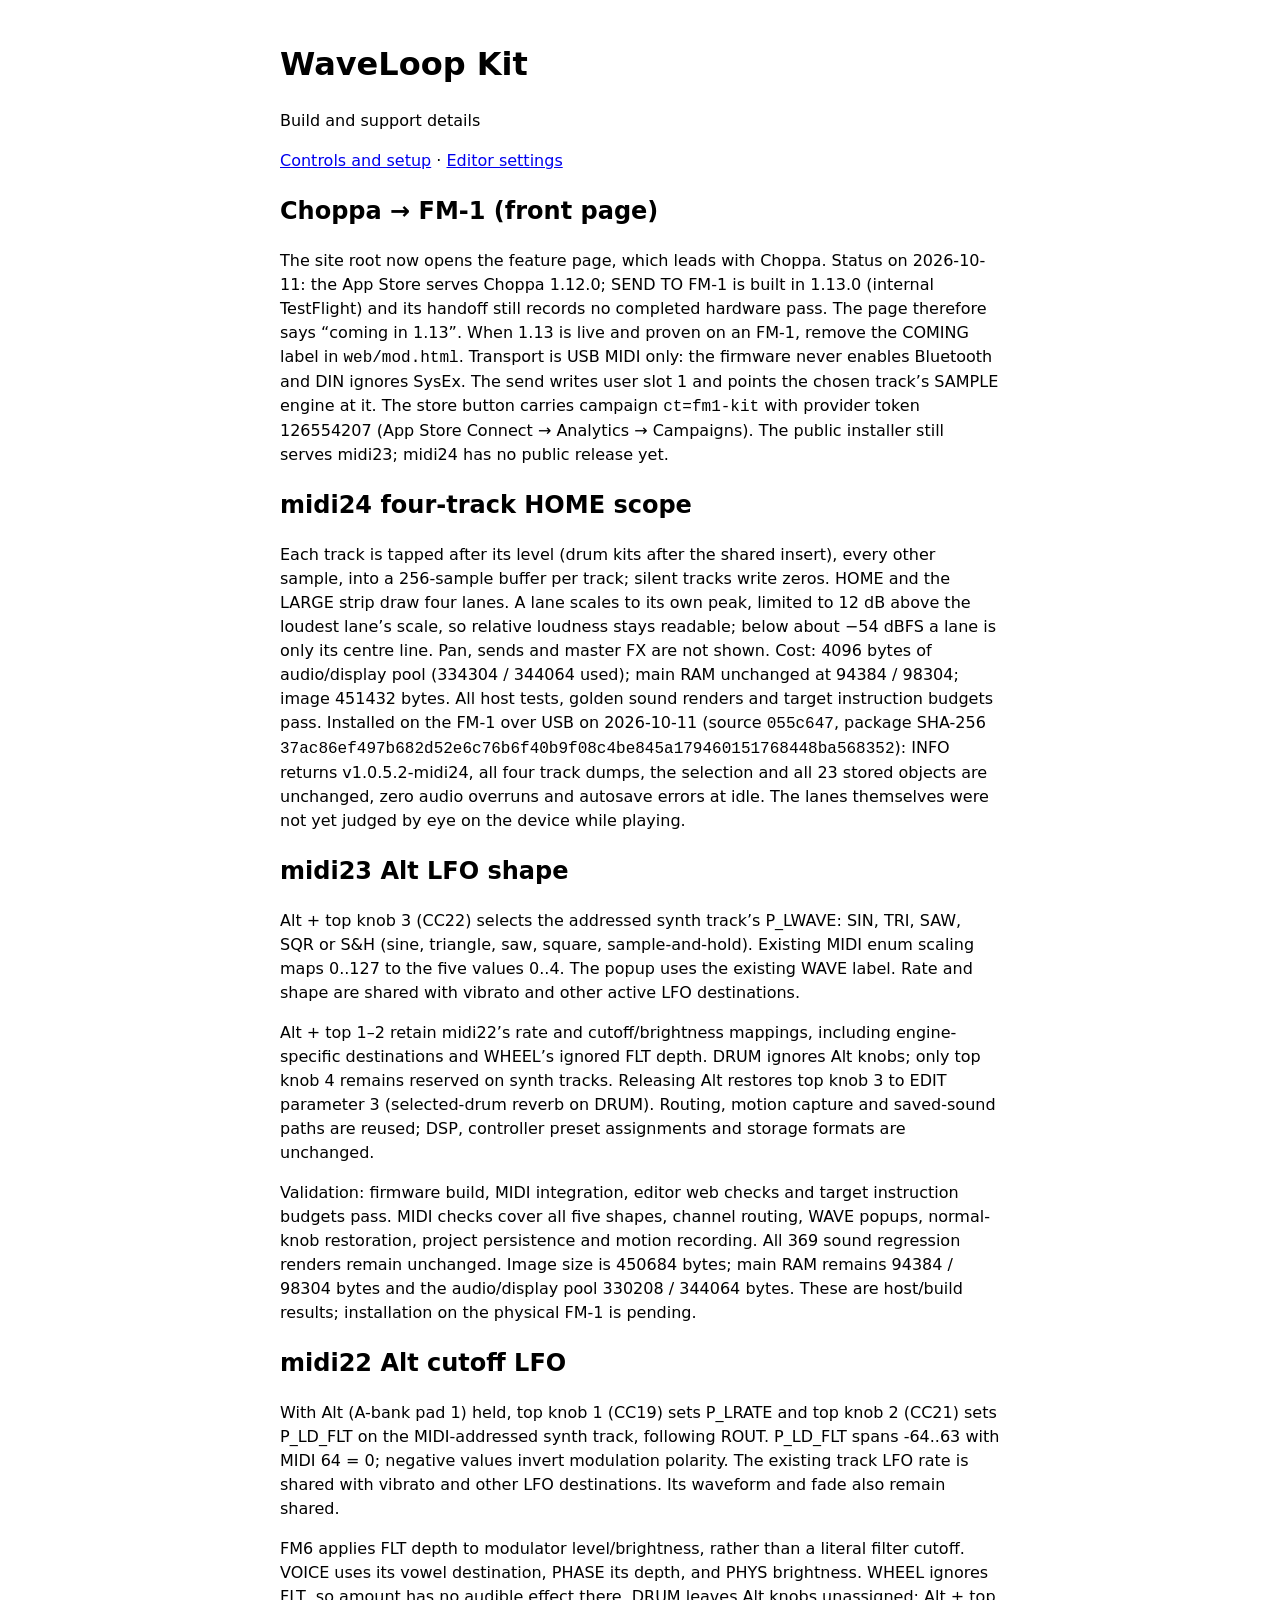
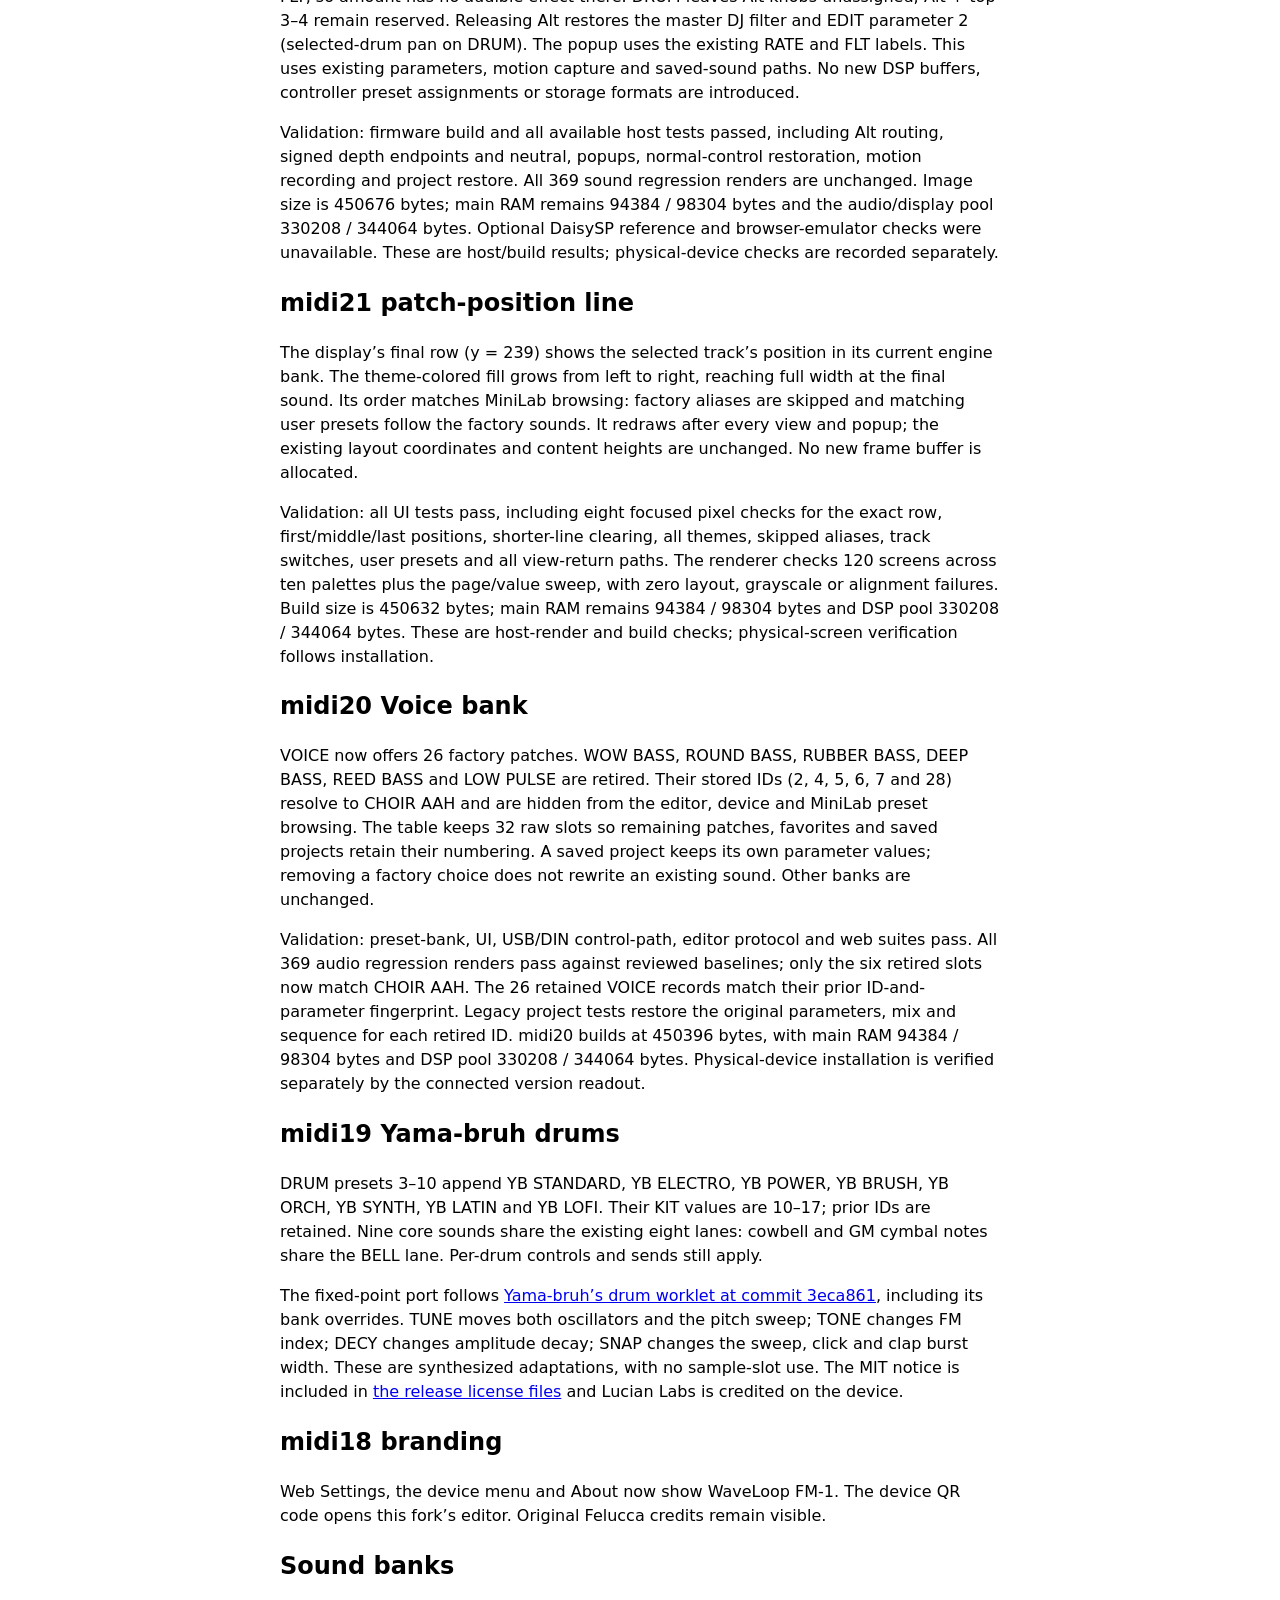
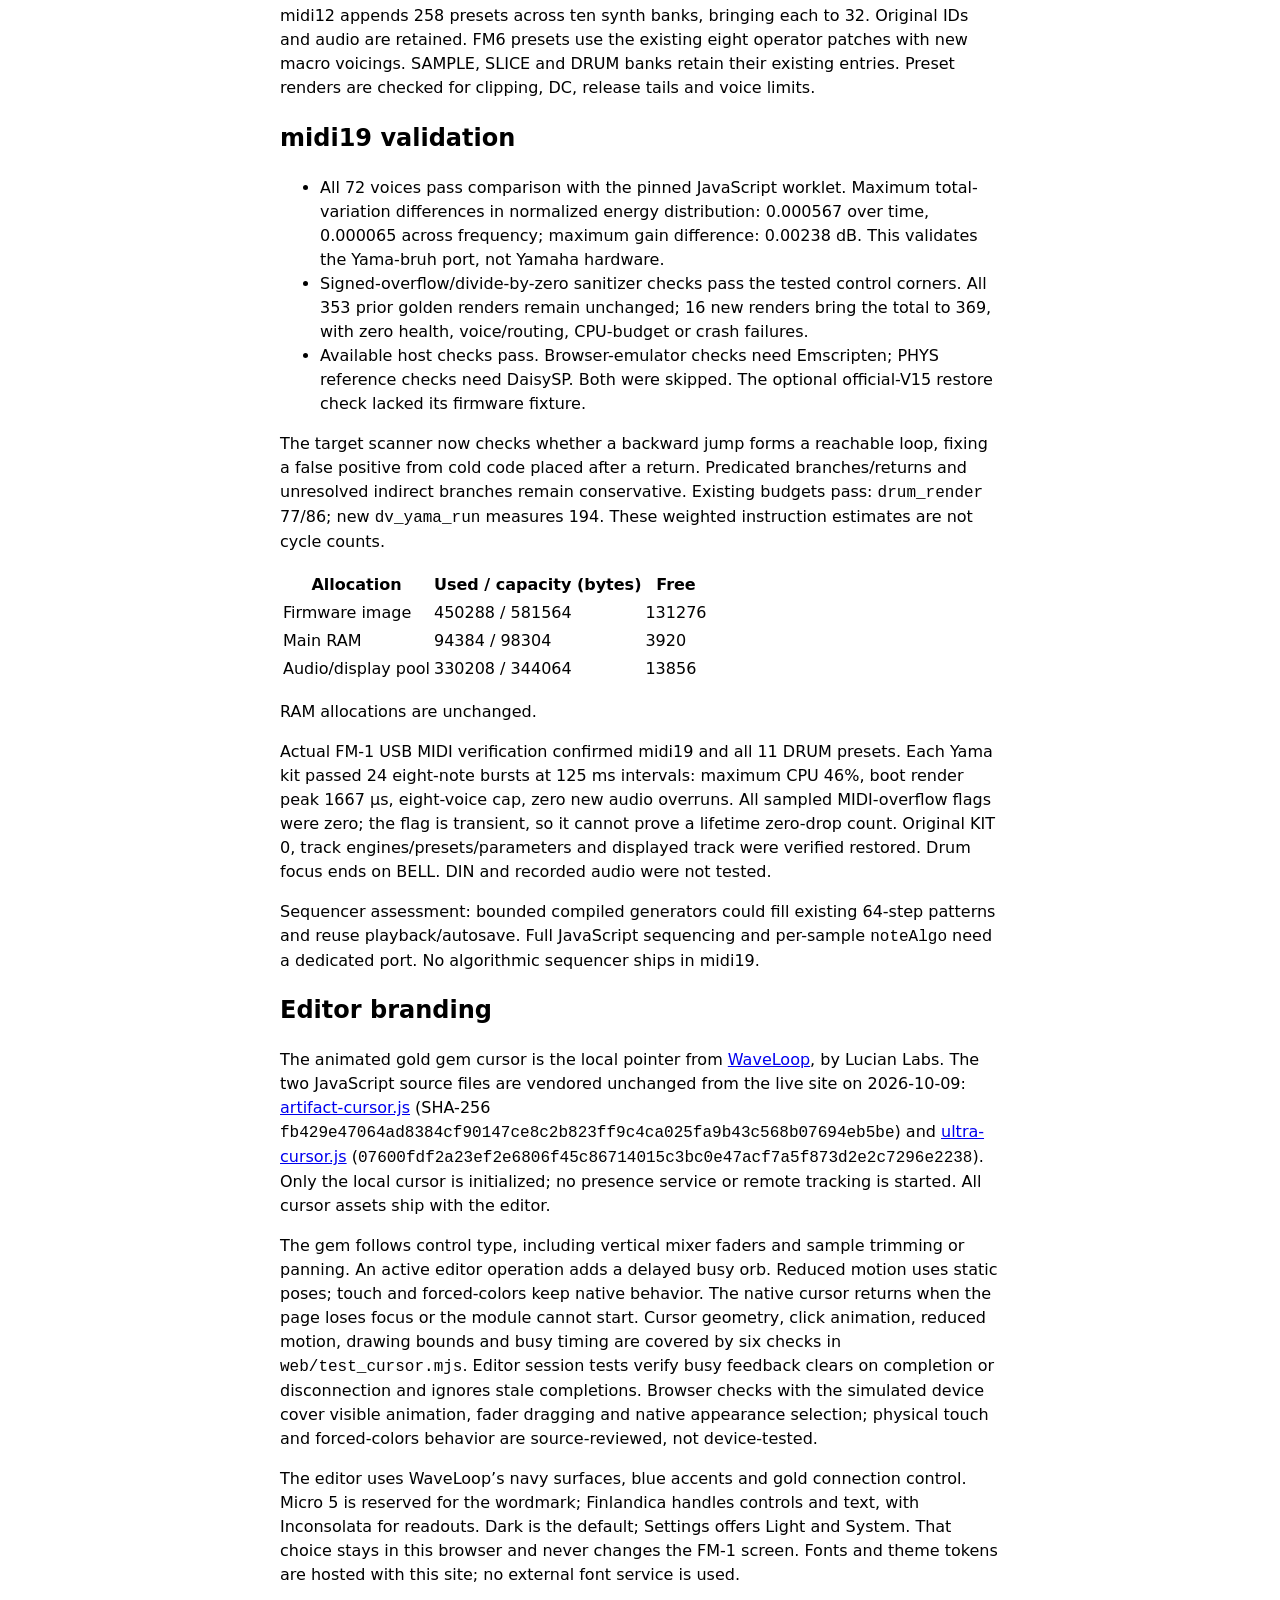
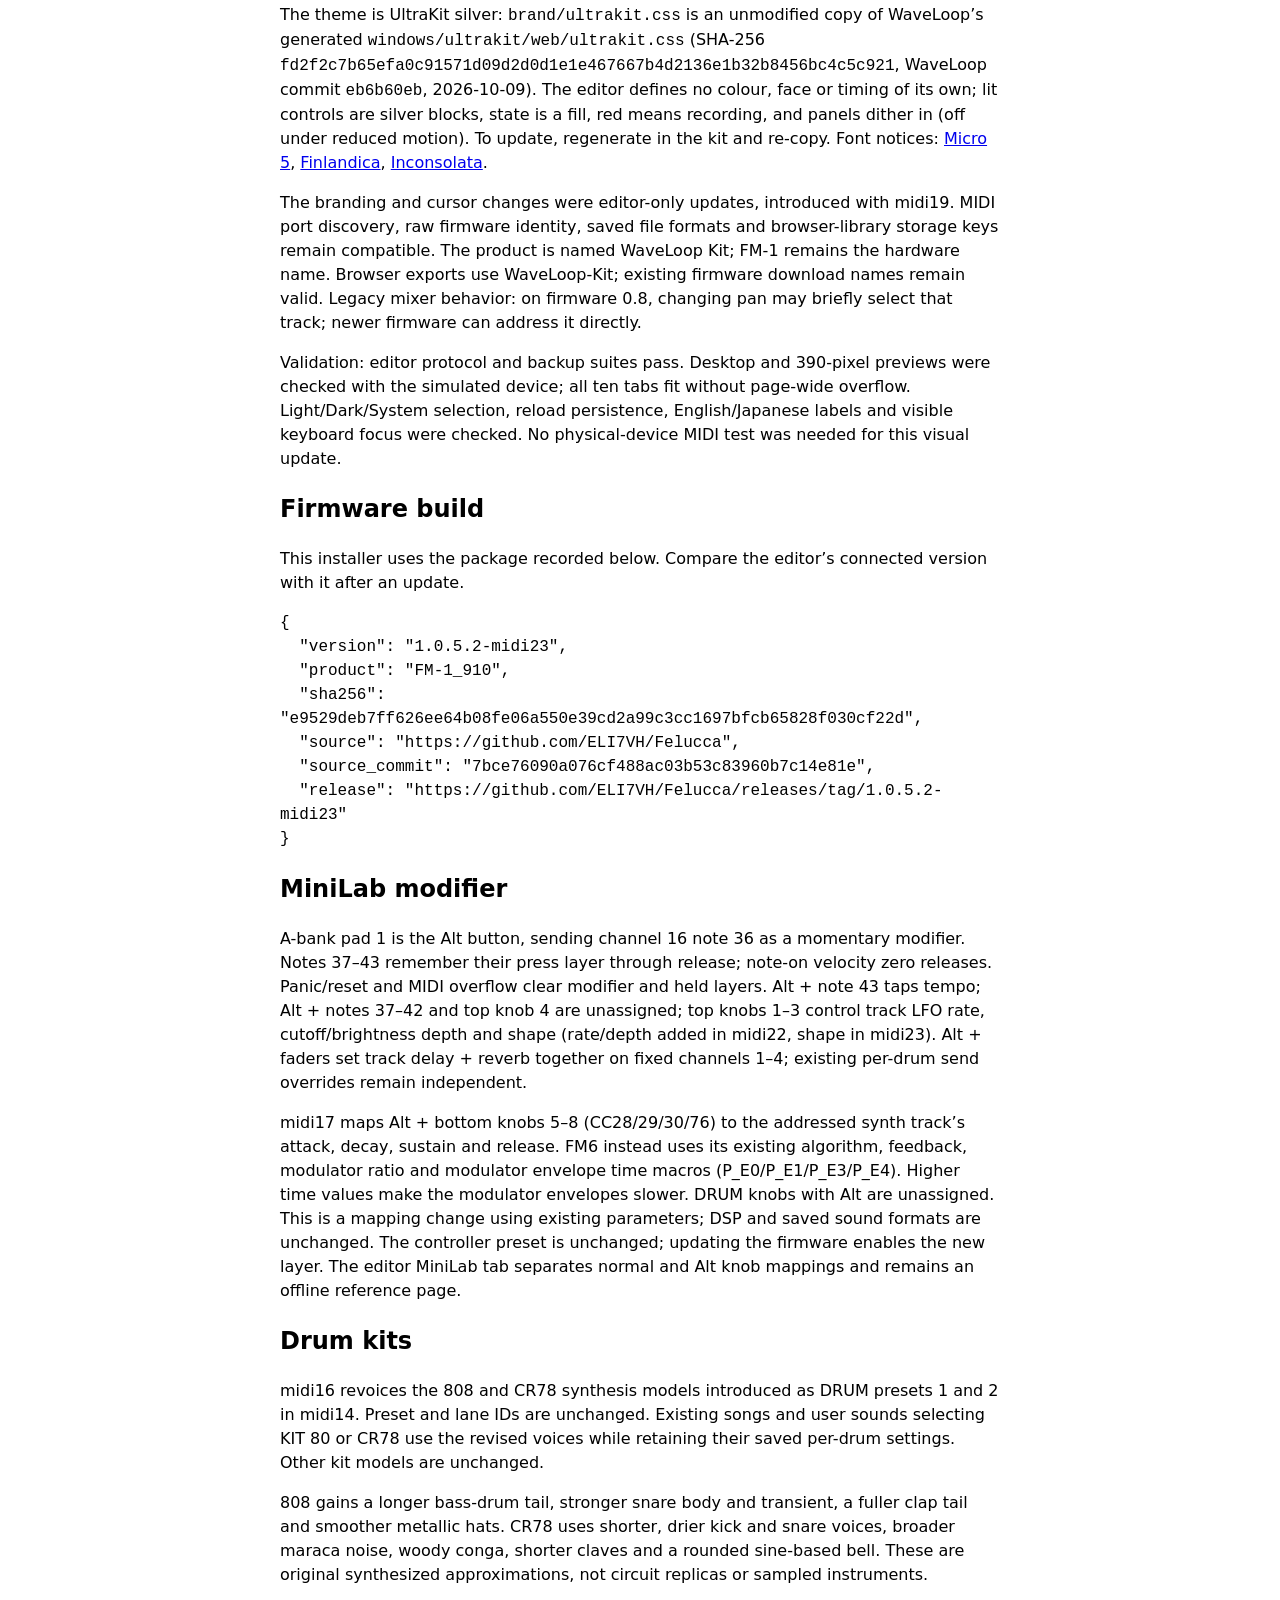
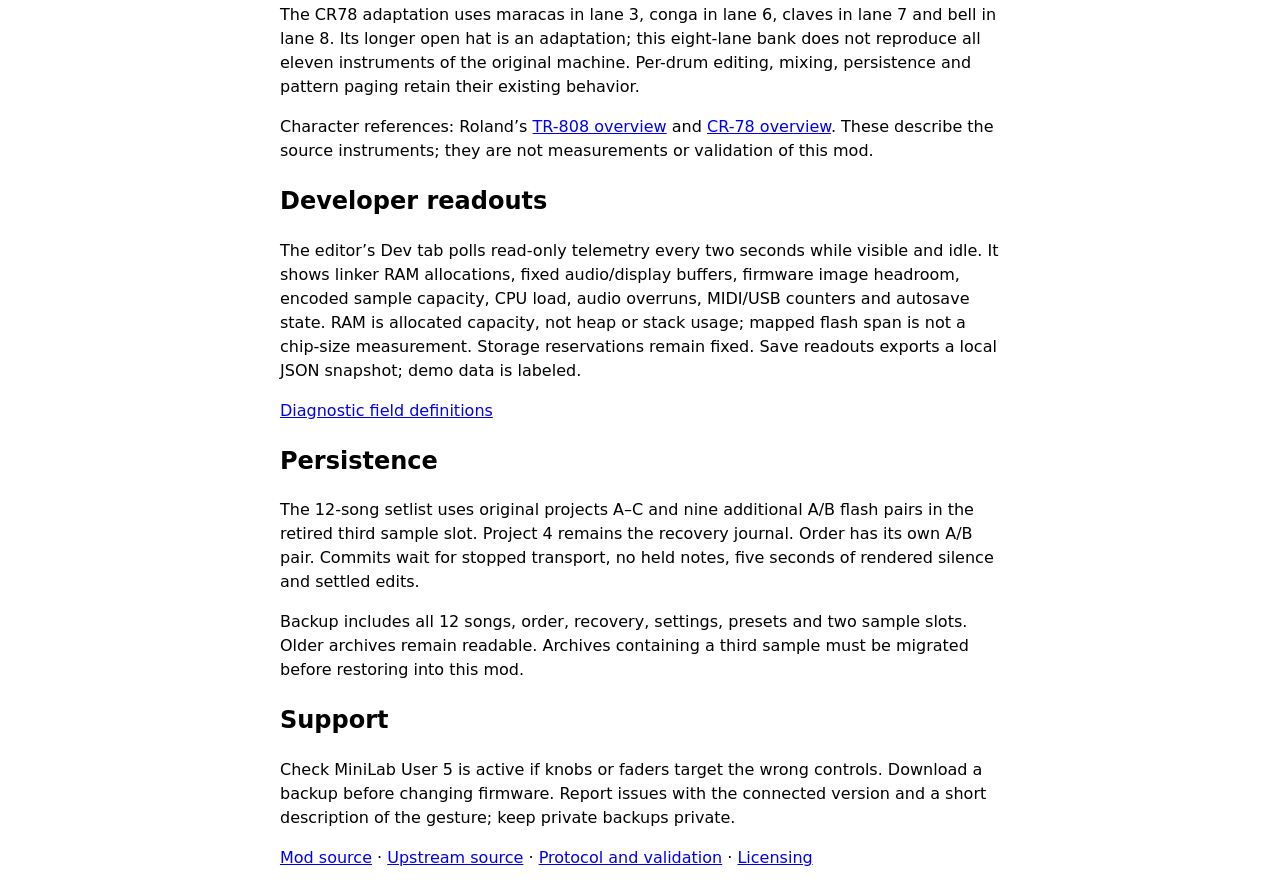
<file: admin/index.html>
<!doctype html><html lang="en"><meta charset="utf-8"><meta name="viewport" content="width=device-width,initial-scale=1"><title>WaveLoop Kit · Build and support</title>
<style>body{max-width:720px;margin:40px auto;padding:0 20px;font:16px/1.5 system-ui}pre{white-space:pre-wrap;overflow-wrap:anywhere}</style>
<h1>WaveLoop Kit</h1><p>Build and support details</p><p><a href="../mod/">Controls and setup</a> · <a href="../webapp/editor/#settings">Editor settings</a></p><h2 id="choppa">Choppa → FM-1 (front page)</h2><p>The site root now opens the feature page, which leads with Choppa. Status on 2026-10-11: the App Store serves Choppa 1.12.0; SEND TO FM-1 is built in 1.13.0 (internal TestFlight) and its handoff still records no completed hardware pass. The page therefore says “coming in 1.13”. When 1.13 is live and proven on an FM-1, remove the COMING label in <code>web/mod.html</code>. Transport is USB MIDI only: the firmware never enables Bluetooth and DIN ignores SysEx. The send writes user slot 1 and points the chosen track’s SAMPLE engine at it. The store button carries campaign <code>ct=fm1-kit</code> with provider token 126554207 (App Store Connect → Analytics → Campaigns). The public installer still serves midi23; midi24 has no public release yet.</p><h2>midi24 four-track HOME scope</h2><p>Each track is tapped after its level (drum kits after the shared insert), every other sample, into a 256-sample buffer per track; silent tracks write zeros. HOME and the LARGE strip draw four lanes. A lane scales to its own peak, limited to 12 dB above the loudest lane’s scale, so relative loudness stays readable; below about −54 dBFS a lane is only its centre line. Pan, sends and master FX are not shown. Cost: 4096 bytes of audio/display pool (334304 / 344064 used); main RAM unchanged at 94384 / 98304; image 451432 bytes. All host tests, golden sound renders and target instruction budgets pass. Installed on the FM-1 over USB on 2026-10-11 (source <code>055c647</code>, package SHA-256 <code>37ac86ef497b682d52e6c76b6f40b9f08c4be845a179460151768448ba568352</code>): INFO returns v1.0.5.2-midi24, all four track dumps, the selection and all 23 stored objects are unchanged, zero audio overruns and autosave errors at idle. The lanes themselves were not yet judged by eye on the device while playing.</p><h2>midi23 Alt LFO shape</h2><p>Alt + top knob 3 (CC22) selects the addressed synth track’s P_LWAVE: SIN, TRI, SAW, SQR or S&amp;H (sine, triangle, saw, square, sample-and-hold). Existing MIDI enum scaling maps 0..127 to the five values 0..4. The popup uses the existing WAVE label. Rate and shape are shared with vibrato and other active LFO destinations.</p><p>Alt + top 1–2 retain midi22’s rate and cutoff/brightness mappings, including engine-specific destinations and WHEEL’s ignored FLT depth. DRUM ignores Alt knobs; only top knob 4 remains reserved on synth tracks. Releasing Alt restores top knob 3 to EDIT parameter 3 (selected-drum reverb on DRUM). Routing, motion capture and saved-sound paths are reused; DSP, controller preset assignments and storage formats are unchanged.</p><p>Validation: firmware build, MIDI integration, editor web checks and target instruction budgets pass. MIDI checks cover all five shapes, channel routing, WAVE popups, normal-knob restoration, project persistence and motion recording. All 369 sound regression renders remain unchanged. Image size is 450684 bytes; main RAM remains 94384 / 98304 bytes and the audio/display pool 330208 / 344064 bytes. These are host/build results; installation on the physical FM-1 is pending.</p><h2>midi22 Alt cutoff LFO</h2><p>With Alt (A-bank pad 1) held, top knob 1 (CC19) sets P_LRATE and top knob 2 (CC21) sets P_LD_FLT on the MIDI-addressed synth track, following ROUT. P_LD_FLT spans -64..63 with MIDI 64 = 0; negative values invert modulation polarity. The existing track LFO rate is shared with vibrato and other LFO destinations. Its waveform and fade also remain shared.</p><p>FM6 applies FLT depth to modulator level/brightness, rather than a literal filter cutoff. VOICE uses its vowel destination, PHASE its depth, and PHYS brightness. WHEEL ignores FLT, so amount has no audible effect there. DRUM leaves Alt knobs unassigned; Alt + top 3–4 remain reserved. Releasing Alt restores the master DJ filter and EDIT parameter 2 (selected-drum pan on DRUM). The popup uses the existing RATE and FLT labels. This uses existing parameters, motion capture and saved-sound paths. No new DSP buffers, controller preset assignments or storage formats are introduced.</p><p>Validation: firmware build and all available host tests passed, including Alt routing, signed depth endpoints and neutral, popups, normal-control restoration, motion recording and project restore. All 369 sound regression renders are unchanged. Image size is 450676 bytes; main RAM remains 94384 / 98304 bytes and the audio/display pool 330208 / 344064 bytes. Optional DaisySP reference and browser-emulator checks were unavailable. These are host/build results; physical-device checks are recorded separately.</p><h2>midi21 patch-position line</h2><p>The display’s final row (y = 239) shows the selected track’s position in its current engine bank. The theme-colored fill grows from left to right, reaching full width at the final sound. Its order matches MiniLab browsing: factory aliases are skipped and matching user presets follow the factory sounds. It redraws after every view and popup; the existing layout coordinates and content heights are unchanged. No new frame buffer is allocated.</p><p>Validation: all UI tests pass, including eight focused pixel checks for the exact row, first/middle/last positions, shorter-line clearing, all themes, skipped aliases, track switches, user presets and all view-return paths. The renderer checks 120 screens across ten palettes plus the page/value sweep, with zero layout, grayscale or alignment failures. Build size is 450632 bytes; main RAM remains 94384 / 98304 bytes and DSP pool 330208 / 344064 bytes. These are host-render and build checks; physical-screen verification follows installation.</p><h2>midi20 Voice bank</h2><p>VOICE now offers 26 factory patches. WOW BASS, ROUND BASS, RUBBER BASS, DEEP BASS, REED BASS and LOW PULSE are retired. Their stored IDs (2, 4, 5, 6, 7 and 28) resolve to CHOIR AAH and are hidden from the editor, device and MiniLab preset browsing. The table keeps 32 raw slots so remaining patches, favorites and saved projects retain their numbering. A saved project keeps its own parameter values; removing a factory choice does not rewrite an existing sound. Other banks are unchanged.</p><p>Validation: preset-bank, UI, USB/DIN control-path, editor protocol and web suites pass. All 369 audio regression renders pass against reviewed baselines; only the six retired slots now match CHOIR AAH. The 26 retained VOICE records match their prior ID-and-parameter fingerprint. Legacy project tests restore the original parameters, mix and sequence for each retired ID. midi20 builds at 450396 bytes, with main RAM 94384 / 98304 bytes and DSP pool 330208 / 344064 bytes. Physical-device installation is verified separately by the connected version readout.</p><h2>midi19 Yama-bruh drums</h2><p>DRUM presets 3–10 append YB STANDARD, YB ELECTRO, YB POWER, YB BRUSH, YB ORCH, YB SYNTH, YB LATIN and YB LOFI. Their KIT values are 10–17; prior IDs are retained. Nine core sounds share the existing eight lanes: cowbell and GM cymbal notes share the BELL lane. Per-drum controls and sends still apply.</p><p>The fixed-point port follows <a href="https://github.com/lucian-labs/yama-bruh/blob/3eca861383e63e6c507c30402a204499faf79887/www/drum-worklet.js">Yama-bruh’s drum worklet at commit 3eca861</a>, including its bank overrides. TUNE moves both oscillators and the pitch sweep; TONE changes FM index; DECY changes amplitude decay; SNAP changes the sweep, click and clap burst width. These are synthesized adaptations, with no sample-slot use. The MIT notice is included in <a href="../firmware/LICENSES/MIT-YamaBruh.txt">the release license files</a> and Lucian Labs is credited on the device.</p><h2>midi18 branding</h2><p>Web Settings, the device menu and About now show WaveLoop FM-1. The device QR code opens this fork’s editor. Original Felucca credits remain visible.</p><h2>Sound banks</h2><p>midi12 appends 258 presets across ten synth banks, bringing each to 32. Original IDs and audio are retained. FM6 presets use the existing eight operator patches with new macro voicings. SAMPLE, SLICE and DRUM banks retain their existing entries. Preset renders are checked for clipping, DC, release tails and voice limits.</p>
<h2>midi19 validation</h2>
<ul><li>All 72 voices pass comparison with the pinned JavaScript worklet. Maximum total-variation differences in normalized energy distribution: 0.000567 over time, 0.000065 across frequency; maximum gain difference: 0.00238 dB. This validates the Yama-bruh port, not Yamaha hardware.</li><li>Signed-overflow/divide-by-zero sanitizer checks pass the tested control corners. All 353 prior golden renders remain unchanged; 16 new renders bring the total to 369, with zero health, voice/routing, CPU-budget or crash failures.</li><li>Available host checks pass. Browser-emulator checks need Emscripten; PHYS reference checks need DaisySP. Both were skipped. The optional official-V15 restore check lacked its firmware fixture.</li></ul>
<p>The target scanner now checks whether a backward jump forms a reachable loop, fixing a false positive from cold code placed after a return. Predicated branches/returns and unresolved indirect branches remain conservative. Existing budgets pass: <code>drum_render</code> 77/86; new <code>dv_yama_run</code> measures 194. These weighted instruction estimates are not cycle counts.</p>
<table><tr><th>Allocation</th><th>Used / capacity (bytes)</th><th>Free</th></tr><tr><td>Firmware image</td><td>450288 / 581564</td><td>131276</td></tr><tr><td>Main RAM</td><td>94384 / 98304</td><td>3920</td></tr><tr><td>Audio/display pool</td><td>330208 / 344064</td><td>13856</td></tr></table><p>RAM allocations are unchanged.</p>
<p>Actual FM-1 USB MIDI verification confirmed midi19 and all 11 DRUM presets. Each Yama kit passed 24 eight-note bursts at 125 ms intervals: maximum CPU 46%, boot render peak 1667 µs, eight-voice cap, zero new audio overruns. All sampled MIDI-overflow flags were zero; the flag is transient, so it cannot prove a lifetime zero-drop count. Original KIT 0, track engines/presets/parameters and displayed track were verified restored. Drum focus ends on BELL. DIN and recorded audio were not tested.</p>
<p>Sequencer assessment: bounded compiled generators could fill existing 64-step patterns and reuse playback/autosave. Full JavaScript sequencing and per-sample <code>noteAlgo</code> need a dedicated port. No algorithmic sequencer ships in midi19.</p>
<h2 id="editor-brand">Editor branding</h2><p>The animated gold gem cursor is the local pointer from <a href="https://waveloop.app/">WaveLoop</a>, by Lucian Labs. The two JavaScript source files are vendored unchanged from the live site on 2026-10-09: <a href="https://waveloop.app/artifact-cursor.js">artifact-cursor.js</a> (SHA-256 <code>fb429e47064ad8384cf90147ce8c2b823ff9c4ca025fa9b43c568b07694eb5be</code>) and <a href="https://waveloop.app/ultra-cursor.js">ultra-cursor.js</a> (<code>07600fdf2a23ef2e6806f45c86714015c3bc0e47acf7a5f873d2e2c7296e2238</code>). Only the local cursor is initialized; no presence service or remote tracking is started. All cursor assets ship with the editor.</p><p>The gem follows control type, including vertical mixer faders and sample trimming or panning. An active editor operation adds a delayed busy orb. Reduced motion uses static poses; touch and forced-colors keep native behavior. The native cursor returns when the page loses focus or the module cannot start. Cursor geometry, click animation, reduced motion, drawing bounds and busy timing are covered by six checks in <code>web/test_cursor.mjs</code>. Editor session tests verify busy feedback clears on completion or disconnection and ignores stale completions. Browser checks with the simulated device cover visible animation, fader dragging and native appearance selection; physical touch and forced-colors behavior are source-reviewed, not device-tested.</p><p>The editor uses WaveLoop’s navy surfaces, blue accents and gold connection control. Micro 5 is reserved for the wordmark; Finlandica handles controls and text, with Inconsolata for readouts. Dark is the default; Settings offers Light and System. That choice stays in this browser and never changes the FM-1 screen. Fonts and theme tokens are hosted with this site; no external font service is used.</p><p>The theme is UltraKit silver: <code>brand/ultrakit.css</code> is an unmodified copy of WaveLoop’s generated <code>windows/ultrakit/web/ultrakit.css</code> (SHA-256 <code>fd2f2c7b65efa0c91571d09d2d0d1e1e467667b4d2136e1b32b8456bc4c5c921</code>, WaveLoop commit <code>eb6b60eb</code>, 2026-10-09). The editor defines no colour, face or timing of its own; lit controls are silver blocks, state is a fill, red means recording, and panels dither in (off under reduced motion). To update, regenerate in the kit and re-copy. Font notices: <a href="../webapp/editor/brand/OFL-Micro5.txt">Micro 5</a>, <a href="../webapp/editor/brand/OFL-Finlandica.txt">Finlandica</a>, <a href="../webapp/editor/brand/OFL-Inconsolata.txt">Inconsolata</a>.</p><p>The branding and cursor changes were editor-only updates, introduced with midi19. MIDI port discovery, raw firmware identity, saved file formats and browser-library storage keys remain compatible. The product is named WaveLoop Kit; FM-1 remains the hardware name. Browser exports use WaveLoop-Kit; existing firmware download names remain valid. Legacy mixer behavior: on firmware 0.8, changing pan may briefly select that track; newer firmware can address it directly.</p><p>Validation: editor protocol and backup suites pass. Desktop and 390-pixel previews were checked with the simulated device; all ten tabs fit without page-wide overflow. Light/Dark/System selection, reload persistence, English/Japanese labels and visible keyboard focus were checked. No physical-device MIDI test was needed for this visual update.</p><h2>Firmware build</h2><p>This installer uses the package recorded below. Compare the editor’s connected version with it after an update.</p><pre id="build">Reading build information…</pre>
<h2>MiniLab modifier</h2><p>A-bank pad 1 is the Alt button, sending channel 16 note 36 as a momentary modifier. Notes 37–43 remember their press layer through release; note-on velocity zero releases. Panic/reset and MIDI overflow clear modifier and held layers. Alt + note 43 taps tempo; Alt + notes 37–42 and top knob 4 are unassigned; top knobs 1–3 control track LFO rate, cutoff/brightness depth and shape (rate/depth added in midi22, shape in midi23). Alt + faders set track delay + reverb together on fixed channels 1–4; existing per-drum send overrides remain independent.</p><p>midi17 maps Alt + bottom knobs 5–8 (CC28/29/30/76) to the addressed synth track’s attack, decay, sustain and release. FM6 instead uses its existing algorithm, feedback, modulator ratio and modulator envelope time macros (P_E0/P_E1/P_E3/P_E4). Higher time values make the modulator envelopes slower. DRUM knobs with Alt are unassigned. This is a mapping change using existing parameters; DSP and saved sound formats are unchanged. The controller preset is unchanged; updating the firmware enables the new layer. The editor MiniLab tab separates normal and Alt knob mappings and remains an offline reference page.</p><h2>Drum kits</h2><p>midi16 revoices the 808 and CR78 synthesis models introduced as DRUM presets 1 and 2 in midi14. Preset and lane IDs are unchanged. Existing songs and user sounds selecting KIT 80 or CR78 use the revised voices while retaining their saved per-drum settings. Other kit models are unchanged.</p><p>808 gains a longer bass-drum tail, stronger snare body and transient, a fuller clap tail and smoother metallic hats. CR78 uses shorter, drier kick and snare voices, broader maraca noise, woody conga, shorter claves and a rounded sine-based bell. These are original synthesized approximations, not circuit replicas or sampled instruments.</p><p>The CR78 adaptation uses maracas in lane 3, conga in lane 6, claves in lane 7 and bell in lane 8. Its longer open hat is an adaptation; this eight-lane bank does not reproduce all eleven instruments of the original machine. Per-drum editing, mixing, persistence and pattern paging retain their existing behavior.</p><p>Character references: Roland’s <a href="https://www.roland.com/FI/products/rc_tr-808/">TR-808 overview</a> and <a href="https://www.roland.com/us/products/rc_cr-78/">CR-78 overview</a>. These describe the source instruments; they are not measurements or validation of this mod.</p><h2>Developer readouts</h2><p>The editor’s Dev tab polls read-only telemetry every two seconds while visible and idle. It shows linker RAM allocations, fixed audio/display buffers, firmware image headroom, encoded sample capacity, CPU load, audio overruns, MIDI/USB counters and autosave state. RAM is allocated capacity, not heap or stack usage; mapped flash span is not a chip-size measurement. Storage reservations remain fixed. Save readouts exports a local JSON snapshot; demo data is labeled.</p><p><a href="../docs/EDITOR_PROTOCOL.md">Diagnostic field definitions</a></p><h2>Persistence</h2><p>The 12-song setlist uses original projects A–C and nine additional A/B flash pairs in the retired third sample slot. Project 4 remains the recovery journal. Order has its own A/B pair. Commits wait for stopped transport, no held notes, five seconds of rendered silence and settled edits.</p>
<p>Backup includes all 12 songs, order, recovery, settings, presets and two sample slots. Older archives remain readable. Archives containing a third sample must be migrated before restoring into this mod.</p>
<h2>Support</h2><p>Check MiniLab User 5 is active if knobs or faders target the wrong controls. Download a backup before changing firmware. Report issues with the connected version and a short description of the gesture; keep private backups private.</p>
<p><a href="https://github.com/ELI7VH/Felucca">Mod source</a> · <a href="https://github.com/hugelton/Felucca">Upstream source</a> · <a href="../docs/MIDI-IMPLEMENTATION.md">Protocol and validation</a> · <a href="../firmware/LICENSING.md">Licensing</a></p>
<script>fetch('../build.json').then(r=>{if(!r.ok)throw Error(r.status);return r.json()}).then(x=>document.getElementById('build').textContent=JSON.stringify(x,null,2)).catch(()=>document.getElementById('build').textContent='Build details unavailable. Check the release download.')</script></html>
</file>
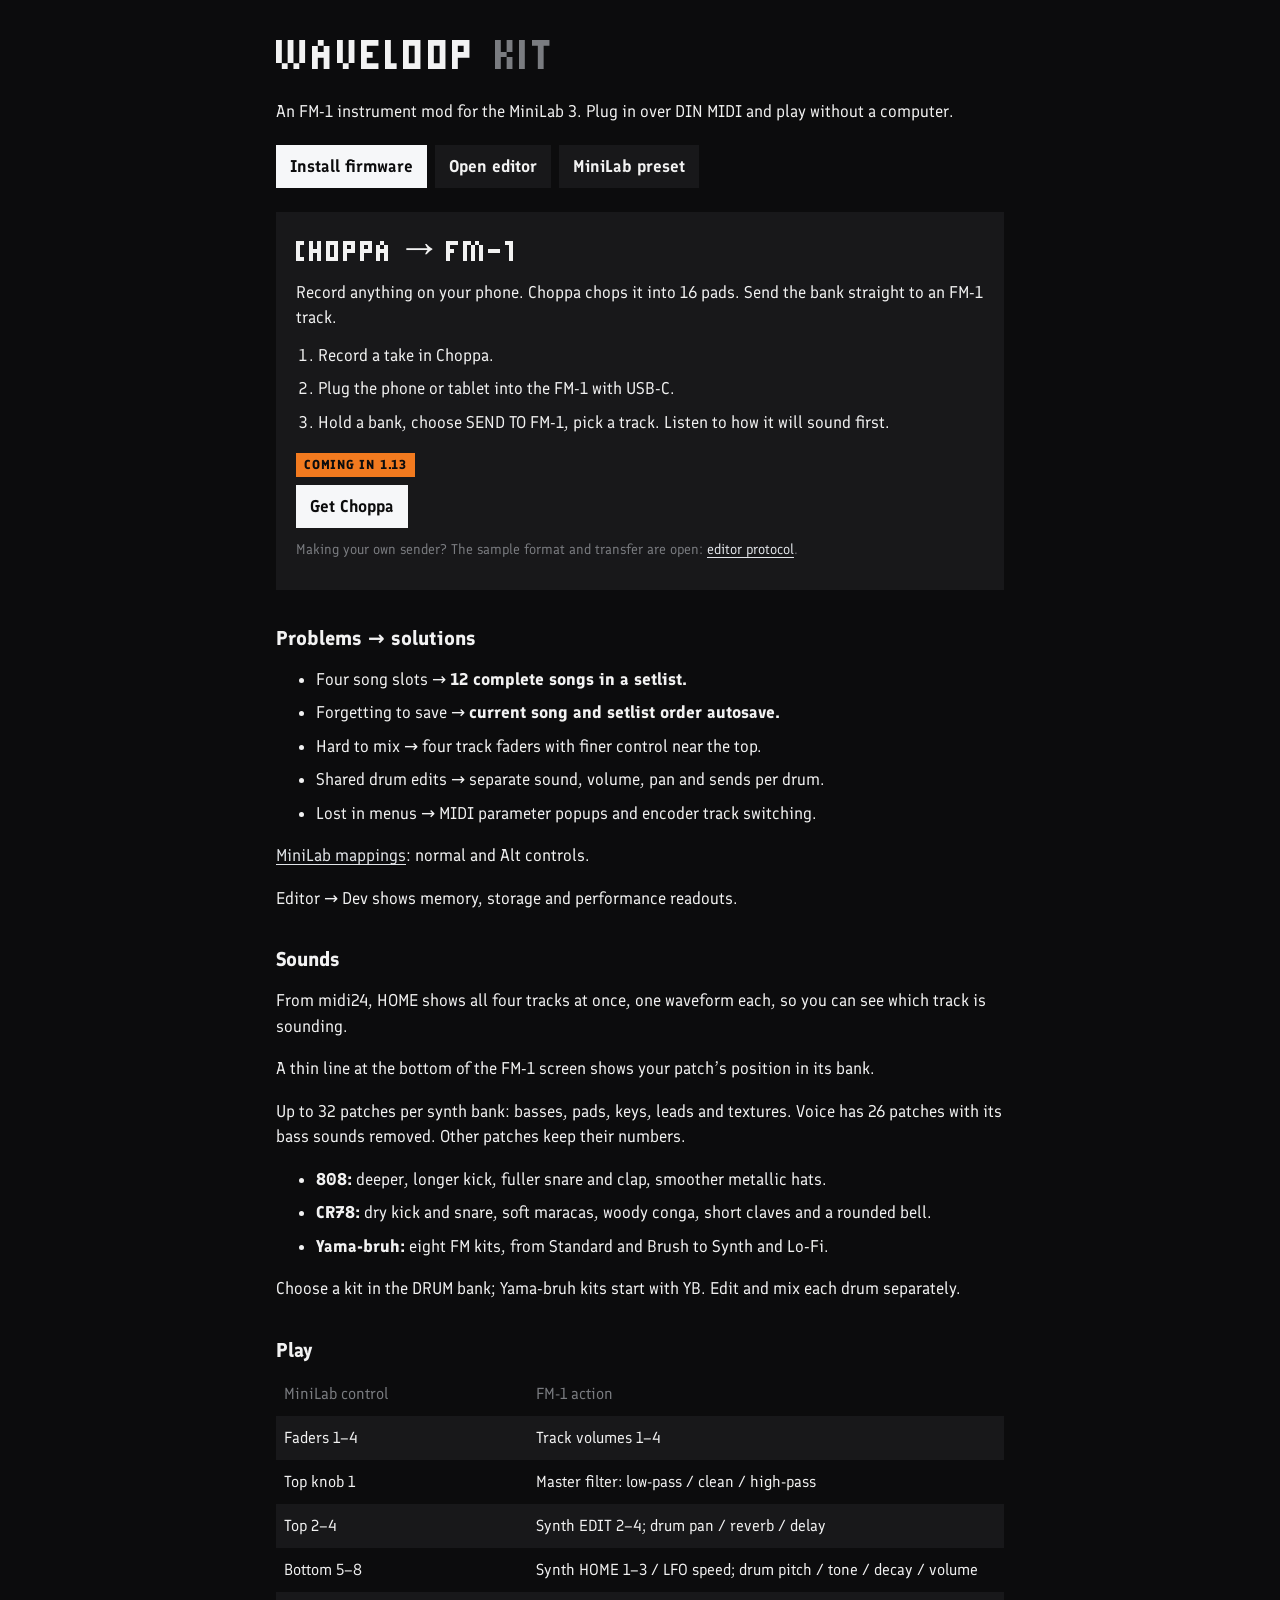
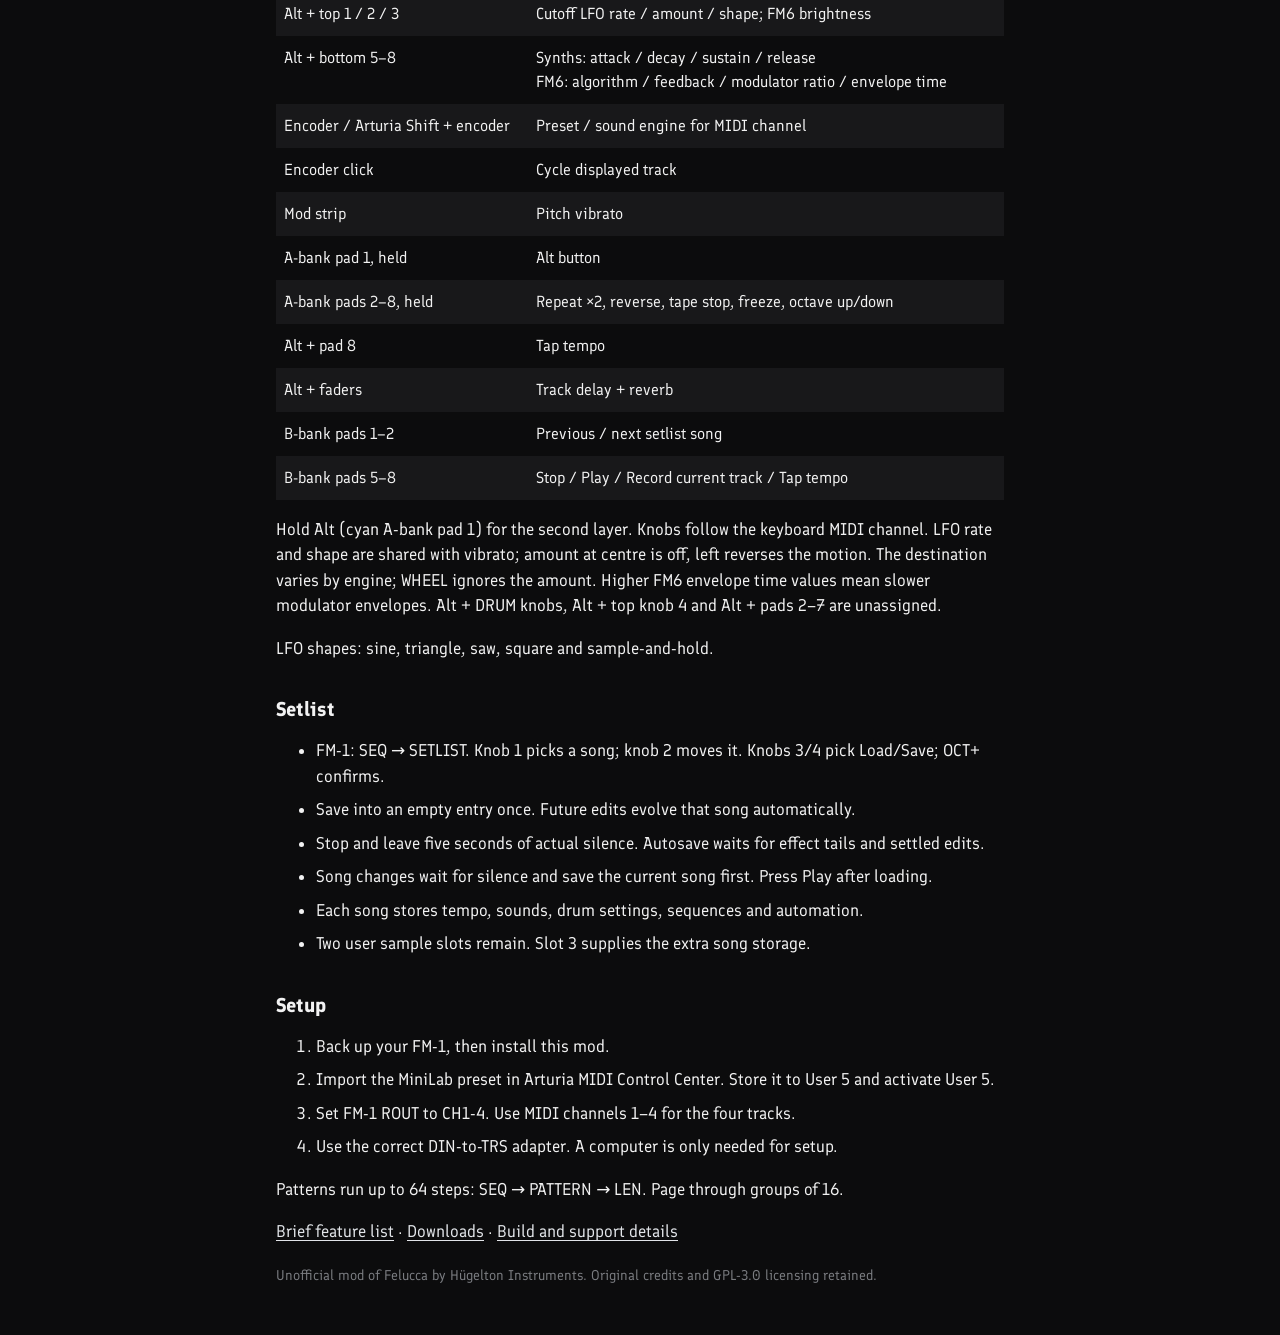
<file: mod/index.html>
<!doctype html><html lang="en"><meta charset="utf-8"><meta name="viewport" content="width=device-width,initial-scale=1">
<title>WaveLoop Kit · MiniLab 3</title>
<meta name="description" content="WaveLoop Kit: an FM-1 mod for the MiniLab 3. Record in Choppa and send your pads to the FM-1.">
<link rel="stylesheet" href="../webapp/editor/brand/ultrakit.css">
<style>
@font-face{font-family:"Micro 5";src:url("../webapp/editor/brand/Micro5-Regular.woff2") format("woff2");font-display:swap}
@font-face{font-family:"Finlandica";src:url("../webapp/editor/brand/Finlandica.woff2") format("woff2");font-weight:400 700;font-display:swap}
*{box-sizing:border-box;border-radius:0}
body{max-width:760px;margin:0 auto;padding:28px 16px 48px;font:17px/1.5 var(--uk-font-body);background:var(--uk-ground);color:var(--uk-text)}
a{color:var(--uk-primary-hi);text-underline-offset:.2em}
:focus-visible{outline:2px solid var(--uk-primary-top);outline-offset:3px}
h1{font:64px/.85 var(--uk-font-brand);text-transform:uppercase;letter-spacing:.02em;margin:0 0 6px}
h1 span{color:var(--uk-muted)}
h2{font-size:20px;line-height:1.2;margin:36px 0 10px}
li{margin:8px 0}
nav{display:flex;gap:8px;flex-wrap:wrap;margin:20px 0}
nav a,.go{display:inline-block;padding:9px 14px;background:var(--uk-surface);color:var(--uk-text);text-decoration:none;font-weight:600}
nav a:hover{background:var(--uk-primary-dim)}
.go{background:var(--uk-primary-top);color:var(--uk-ground)}
.go:hover{background:var(--uk-primary-hi)}
.choppa{background:var(--uk-surface);padding:20px;margin:24px 0}
.choppa h2{font:44px/.9 var(--uk-font-brand);text-transform:uppercase;letter-spacing:.02em;margin:0 0 8px}
.choppa ol{margin:12px 0 16px;padding-left:22px}
.choppa p{margin:8px 0}
.soon{display:inline-block;padding:2px 8px;background:var(--uk-armed);color:var(--uk-ground);font-size:13px;font-weight:700;letter-spacing:.06em}
table{border-collapse:collapse;width:100%;font-size:16px}
td,th{padding:10px 8px;text-align:left;vertical-align:top}
tr:nth-child(even) td{background:var(--uk-surface)}
th{color:var(--uk-muted);font-weight:400}
small{color:var(--uk-muted)}
</style>
<h1>WaveLoop <span>Kit</span></h1><p>An FM-1 instrument mod for the MiniLab 3. Plug in over DIN MIDI and play without a computer.</p>
<nav><a class="go" href="../webapp/installer/">Install firmware</a><a href="../webapp/editor/">Open editor</a><a href="../controllers/Felucca.minilab3" download>MiniLab preset</a></nav>
<section class="choppa" id="choppa"><h2>Choppa → FM-1</h2>
<p>Record anything on your phone. Choppa chops it into 16 pads. Send the bank straight to an FM-1 track.</p>
<ol><li>Record a take in Choppa.</li><li>Plug the phone or tablet into the FM-1 with USB-C.</li><li>Hold a bank, choose SEND TO FM-1, pick a track. Listen to how it will sound first.</li></ol>
<p><span class="soon">COMING IN 1.13</span></p>
<p><a class="go" href="https://apps.apple.com/app/apple-store/id6759894845?pt=126554207&amp;ct=fm1-kit&amp;mt=8">Get Choppa</a></p>
<p><small>Making your own sender? The sample format and transfer are open: <a href="../docs/EDITOR_PROTOCOL.md">editor protocol</a>.</small></p></section>
<h2>Problems → solutions</h2>
<ul><li>Four song slots → <strong>12 complete songs in a setlist.</strong></li><li>Forgetting to save → <strong>current song and setlist order autosave.</strong></li><li>Hard to mix → four track faders with finer control near the top.</li><li>Shared drum edits → separate sound, volume, pan and sends per drum.</li><li>Lost in menus → MIDI parameter popups and encoder track switching.</li></ul>
<p><a href="../webapp/editor/#minilab">MiniLab mappings</a>: normal and Alt controls.</p>
<p>Editor → Dev shows memory, storage and performance readouts.</p><h2>Sounds</h2><p>From midi24, HOME shows all four tracks at once, one waveform each, so you can see which track is sounding.</p><p>A thin line at the bottom of the FM-1 screen shows your patch’s position in its bank.</p><p>Up to 32 patches per synth bank: basses, pads, keys, leads and textures. Voice has 26 patches with its bass sounds removed. Other patches keep their numbers.</p>
<ul><li><strong>808:</strong> deeper, longer kick, fuller snare and clap, smoother metallic hats.</li><li><strong>CR78:</strong> dry kick and snare, soft maracas, woody conga, short claves and a rounded bell.</li><li><strong>Yama-bruh:</strong> eight FM kits, from Standard and Brush to Synth and Lo-Fi.</li></ul><p>Choose a kit in the DRUM bank; Yama-bruh kits start with YB. Edit and mix each drum separately.</p><h2>Play</h2><table><tr><th>MiniLab control</th><th>FM-1 action</th></tr><tr><td>Faders 1–4</td><td>Track volumes 1–4</td></tr><tr><td>Top knob 1</td><td>Master filter: low-pass / clean / high-pass</td></tr><tr><td>Top 2–4</td><td>Synth EDIT 2–4; drum pan / reverb / delay</td></tr><tr><td>Bottom 5–8</td><td>Synth HOME 1–3 / LFO speed; drum pitch / tone / decay / volume</td></tr><tr><td>Alt + top 1 / 2 / 3</td><td>Cutoff LFO rate / amount / shape; FM6 brightness</td></tr><tr><td>Alt + bottom 5–8</td><td>Synths: attack / decay / sustain / release<br>FM6: algorithm / feedback / modulator ratio / envelope time</td></tr><tr><td>Encoder / Arturia Shift + encoder</td><td>Preset / sound engine for MIDI channel</td></tr><tr><td>Encoder click</td><td>Cycle displayed track</td></tr><tr><td>Mod strip</td><td>Pitch vibrato</td></tr><tr><td>A-bank pad 1, held</td><td>Alt button</td></tr><tr><td>A-bank pads 2–8, held</td><td>Repeat ×2, reverse, tape stop, freeze, octave up/down</td></tr><tr><td>Alt + pad 8</td><td>Tap tempo</td></tr><tr><td>Alt + faders</td><td>Track delay + reverb</td></tr><tr><td>B-bank pads 1–2</td><td>Previous / next setlist song</td></tr><tr><td>B-bank pads 5–8</td><td>Stop / Play / Record current track / Tap tempo</td></tr></table><p>Hold Alt (cyan A-bank pad 1) for the second layer. Knobs follow the keyboard MIDI channel. LFO rate and shape are shared with vibrato; amount at centre is off, left reverses the motion. The destination varies by engine; WHEEL ignores the amount. Higher FM6 envelope time values mean slower modulator envelopes. Alt + DRUM knobs, Alt + top knob 4 and Alt + pads 2–7 are unassigned.</p><p>LFO shapes: sine, triangle, saw, square and sample-and-hold.</p>
<h2>Setlist</h2><ul><li>FM-1: SEQ → SETLIST. Knob 1 picks a song; knob 2 moves it. Knobs 3/4 pick Load/Save; OCT+ confirms.</li><li>Save into an empty entry once. Future edits evolve that song automatically.</li><li>Stop and leave five seconds of actual silence. Autosave waits for effect tails and settled edits.</li><li>Song changes wait for silence and save the current song first. Press Play after loading.</li><li>Each song stores tempo, sounds, drum settings, sequences and automation.</li><li>Two user sample slots remain. Slot 3 supplies the extra song storage.</li></ul>
<h2>Setup</h2><ol><li>Back up your FM-1, then install this mod.</li><li>Import the MiniLab preset in Arturia MIDI Control Center. Store it to User 5 and activate User 5.</li><li>Set FM-1 ROUT to CH1-4. Use MIDI channels 1–4 for the four tracks.</li><li>Use the correct DIN-to-TRS adapter. A computer is only needed for setup.</li></ol>
<p>Patterns run up to 64 steps: SEQ → PATTERN → LEN. Page through groups of 16.</p>
<p><a href="../docs/FORK.md">Brief feature list</a> · <a href="https://github.com/ELI7VH/Felucca/releases/latest">Downloads</a> · <a href="../admin/">Build and support details</a></p>
<small>Unofficial mod of Felucca by Hügelton Instruments. Original credits and GPL-3.0 licensing retained.</small></html>
</file>
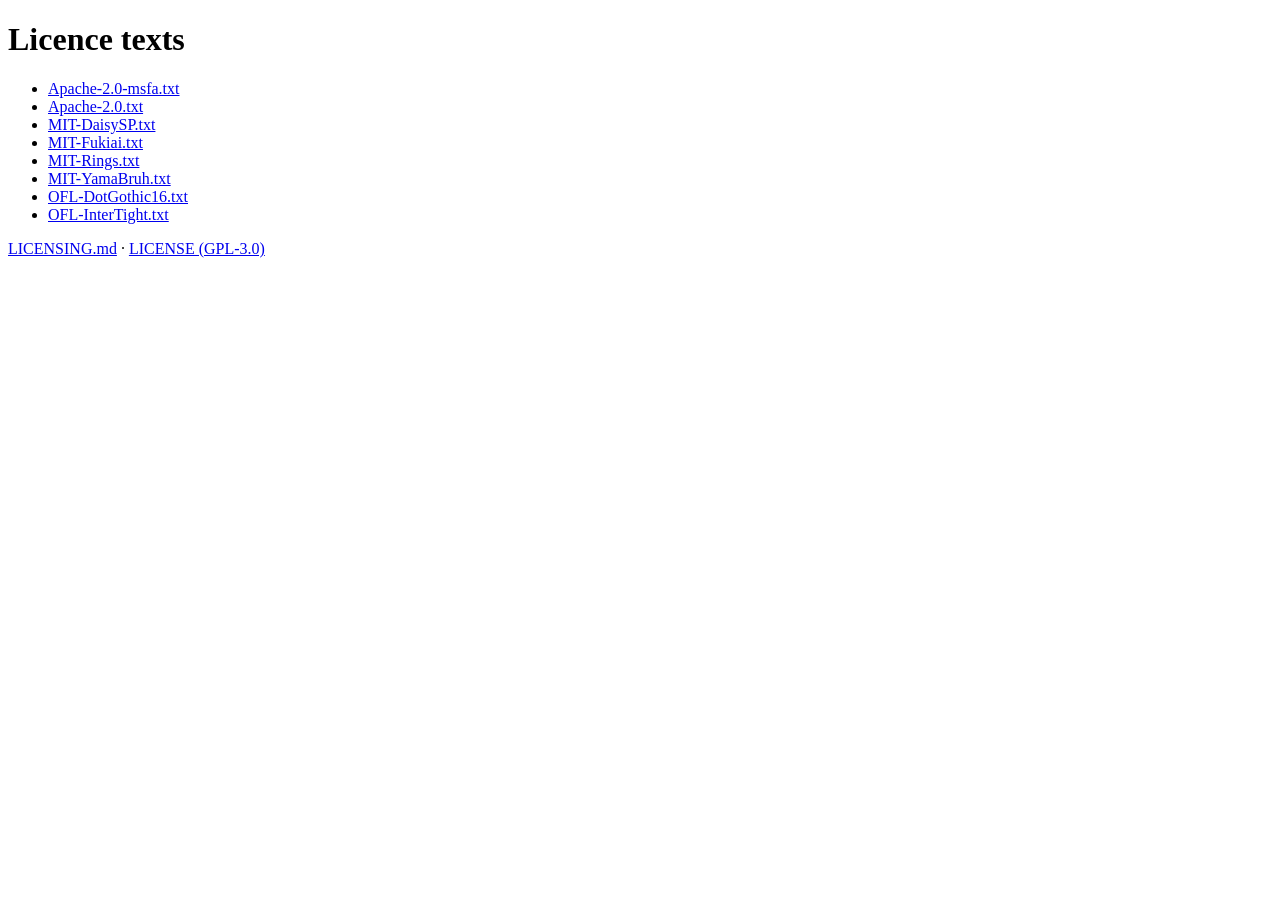
<file: firmware/LICENSES/index.html>
<!doctype html><meta charset="utf-8"><title>Felucca licences</title><h1>Licence texts</h1><ul><li><a href="Apache-2.0-msfa.txt">Apache-2.0-msfa.txt</a></li><li><a href="Apache-2.0.txt">Apache-2.0.txt</a></li><li><a href="MIT-DaisySP.txt">MIT-DaisySP.txt</a></li><li><a href="MIT-Fukiai.txt">MIT-Fukiai.txt</a></li><li><a href="MIT-Rings.txt">MIT-Rings.txt</a></li><li><a href="MIT-YamaBruh.txt">MIT-YamaBruh.txt</a></li><li><a href="OFL-DotGothic16.txt">OFL-DotGothic16.txt</a></li><li><a href="OFL-InterTight.txt">OFL-InterTight.txt</a></li></ul><p><a href="../LICENSING.md">LICENSING.md</a> · <a href="../LICENSE">LICENSE (GPL-3.0)</a></p>
</file>
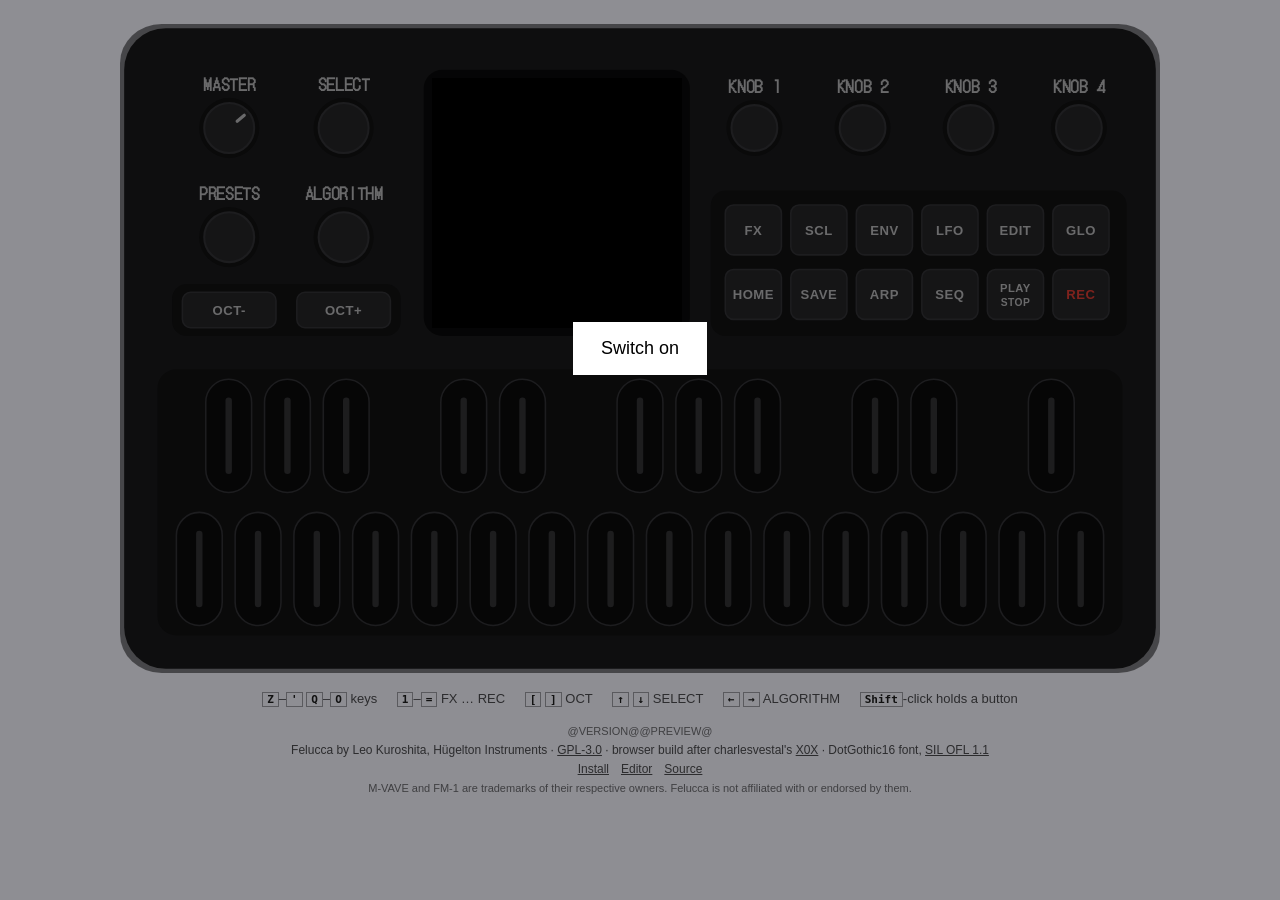
<file: web/emu/index.html>
<!doctype html>
<!-- SPDX-License-Identifier: GPL-3.0-only
     Copyright (C) 2026 Leo Kuroshita (@kurogedelic), Hügelton Instruments
     The page follows X0X's browser page, web/emu/index.html of charlesvestal/fm1-x0x (GPL-3.0), a Felucca fork. -->
<html lang="en">
<head>
<meta charset="utf-8">
<meta name="viewport" content="width=device-width, initial-scale=1">
<title>Felucca</title>
<link rel="icon" href="data:image/svg+xml,%3Csvg xmlns=%22http://www.w3.org/2000/svg%22 viewBox=%220 0 16 16%22%3E%3Crect width=%2216%22 height=%2216%22 rx=%223%22/%3E%3Crect x=%224%22 y=%224%22 width=%228%22 height=%228%22 fill=%22%23fff%22/%3E%3C/svg%3E">
<meta name="description" content="Felucca, the multi-engine synth firmware for the FM-1, running in your browser: the same code the instrument runs.">
<style>
/* DotGothic16 (SIL OFL 1.1, fonts/OFL.txt), cut to printable ASCII, for the knob labels */
@font-face { font-family: "DotGothic16"; src: url("fonts/DotGothic16-subset.woff") format("woff"); font-display: swap; }
:root { --bg: #8e8e93; --fg: #111; --dim: #2c2c2e; --rule: #5a5a5e;
        --body: #1d1d1f; --tray: #141415; --part: #2a2a2d; --edge: #3a3a3e; --label: #d6d6d8;
        --lit: #fff4d6; --green: #5fe08a; color-scheme: light; }
html, body { background: var(--bg); }
body { margin: 0; color: var(--fg); font: 13px/1.6 -apple-system, BlinkMacSystemFont, "Helvetica Neue", Arial, sans-serif; }
main { max-width: 1040px; margin: 0 auto; padding: 24px 16px 32px; }
@media (orientation: portrait) and (max-width: 700px) { main { padding: 8px 8px 24px; } }
a { color: inherit; }
.device { position: relative; width: 100%; aspect-ratio: 1000 / 624; user-select: none; -webkit-user-select: none;
          -webkit-touch-callout: none; touch-action: manipulation; }
.device svg { position: absolute; inset: 0; width: 100%; height: 100%; pointer-events: none; }
.device canvas { position: absolute; image-rendering: crisp-edges; image-rendering: pixelated; background: #000; }
.hit { position: absolute; touch-action: none; cursor: pointer; -webkit-tap-highlight-color: transparent; border-radius: 10px; }
.hit.knob { cursor: ns-resize; border-radius: 50%; }
.hit:focus-visible { outline: 2px solid var(--lit); outline-offset: 2px; }
.face { transition: fill .05s; }
.dim .face.btn { fill: #3a3934; }
.lit .face.btn { fill: var(--lit); }
.lit text { fill: #1d1d1f; }
.green .face.btn { fill: var(--green); }
.green text { fill: #0d2414; }
.face.key { fill: #0c0c0d; stroke: var(--edge); stroke-width: 1.5; }
.slit { fill: #3a3a3c; transition: fill .05s; }
.dim .slit { fill: #77777b; }
.lit .slit { fill: #ececee; filter: drop-shadow(0 0 3px rgba(255, 255, 255, .6)); }
/* #119: what can be pressed breathes, dark .. ~60 % of lit and back (hal/fm1_input.h fm1_led_breath, ~1.1 s; MENU >
 * LEDS DIM LO ~30 %): the peaks between dark and lit at ~0.8 / ~0.58 on screen (the LED's share, gamma-encoded) */
@keyframes breath-btn { 0%, 100% { fill: #3a3934; } 50% { fill: #d8cfb6; } }
@keyframes breath-slit { 0%, 100% { fill: #3a3a3c; } 50% { fill: #c8c8ca; } }
@keyframes breath-btn-lo { 0%, 100% { fill: #3a3934; } 50% { fill: #aca592; } }
@keyframes breath-slit-lo { 0%, 100% { fill: #3a3a3c; } 50% { fill: #a1a1a3; } }
.breath .face.btn { animation: breath-btn 1.13s ease-in-out infinite; }
.breath .slit { animation: breath-slit 1.13s ease-in-out infinite; }
.dimlo .breath .face.btn { animation-name: breath-btn-lo; }
.dimlo .breath .slit { animation-name: breath-slit-lo; }
@media (prefers-reduced-motion: reduce) {
  .breath .face.btn, .breath .slit { animation: none; }
  .breath .face.btn { fill: #aca592; }
  .breath .slit { fill: #a1a1a3; }
}
.held .face { stroke: var(--lit); stroke-width: 3; }
.latched .face { stroke: #79b8ff; stroke-width: 3; }
.start { position: absolute; inset: 0; display: grid; place-content: center; justify-items: center; gap: 12px;
         background: rgba(0, 0, 0, .5); border-radius: 4% / 6%; }
.start[hidden] { display: none; }
.start button { font: inherit; font-size: 18px; padding: 12px 28px; background: #fff; color: #000; border: 0; cursor: pointer; }
.start button:disabled { opacity: .4; cursor: progress; }
.start p { margin: 0; max-width: 32em; text-align: center; color: #fff; }
.keys, footer { margin: 16px 0 0; color: var(--dim); text-align: center; }
.keys span { white-space: nowrap; margin: 0 8px; }
kbd { font: 600 11px ui-monospace, Menlo, monospace; border: 1px solid var(--rule); padding: 0 4px; color: var(--fg); }
footer { margin-top: 12px; font-size: 12px; }
footer nav a { margin: 0 6px; }
footer small { font-size: 11px; opacity: .8; }
</style>
</head>
<body>
<main>
<div class="device" id="device">
  <svg id="panel" viewBox="0 0 1000 624" aria-hidden="true"></svg>
  <canvas id="screen" width="240" height="240" role="img" aria-label="The screen"></canvas>
  <div class="start" id="start"><button id="go" type="button">Switch on</button><p id="status" hidden></p></div>
</div>

<p class="keys">
  <span><kbd>Z</kbd>–<kbd>'</kbd> <kbd>Q</kbd>–<kbd>O</kbd> keys</span>
  <span><kbd>1</kbd>–<kbd>=</kbd> FX … REC</span>
  <span><kbd>[</kbd> <kbd>]</kbd> OCT</span>
  <span><kbd>↑</kbd> <kbd>↓</kbd> SELECT</span>
  <span><kbd>←</kbd> <kbd>→</kbd> ALGORITHM</span>
  <span><kbd>Shift</kbd>-click holds a button</span>
</p>

<footer>
  <small class="version">@VERSION@@PREVIEW@</small><br>
  Felucca by Leo Kuroshita, Hügelton Instruments · <a href="https://www.gnu.org/licenses/gpl-3.0.html">GPL-3.0</a> · browser build after charlesvestal's <a href="https://github.com/charlesvestal/fm1-x0x">X0X</a> · DotGothic16 font, <a href="fonts/OFL.txt">SIL OFL 1.1</a><br>
  <nav><a href="../installer/">Install</a><a href="../editor/">Editor</a><a href="https://github.com/hugelton/Felucca">Source</a></nav>
  <small>M-VAVE and FM-1 are trademarks of their respective owners. Felucca is not affiliated with or endorsed by them.</small>
</footer>
</main>

<script type="module">
const NS = "http://www.w3.org/2000/svg";
// panel.c's labels (bit = label) and encoder roles
const B = { FX: 0, SCL: 1, ENV: 2, LFO: 3, EDIT: 4, GLO: 5, HOME: 6, SAVE: 7, ARP: 8, SEQ: 9, PLAY: 10, REC: 11, "OCT-": 12, "OCT+": 13 };
const EN = { SELECT: 0, ALGORITHM: 1, PRESETS: 2, "KNOB 1": 3, "KNOB 2": 4, "KNOB 3": 5, "KNOB 4": 6 };
const PLAY_GREEN = 14;
// the 27 keys F3..G5: key k = k semitones above F3
const WHITE = [0, 2, 4, 6, 7, 9, 11, 12, 14, 16, 18, 19, 21, 23, 24, 26];
const BLACK = [1, 3, 5, 8, 10, 13, 15, 17, 20, 22, 25];
const BLACK_AFTER = [0, 1, 2, 4, 5, 7, 8, 9, 11, 12, 14];      // the white key each black one follows
const STORE = "felucca-emu-flash";

// ------------------------------------------------------------------ the panel
// Two drawings of the same controls: WIDE after the FM-1's own layout, TALL for a phone held upright (the
// screen larger, the keys across the whole width). Rebuilt when the orientation changes; the state stays.
const ROW1 = ["FX", "SCL", "ENV", "LFO", "EDIT", "GLO"], ROW2 = ["HOME", "SAVE", "ARP", "SEQ", "PLAY", "REC"];
const KNOBS = ["MASTER", "SELECT", "PRESETS", "ALGORITHM", "KNOB 1", "KNOB 2", "KNOB 3", "KNOB 4"];
const LAYOUTS = {
  wide: {
    w: 1000, h: 624, screen: [292, 44, 256],
    knobs: [[105, 100, 24], [215, 100, 24], [105, 205, 24], [215, 205, 24], [610, 100, 22], [714, 100, 22], [818, 100, 22], [922, 100, 22]],
    trays: [[50, 250, 220, 50], [568, 160, 400, 140]],
    oct: [[60, 258, 90, 34], [170, 258, 90, 34]],
    grid: [582, 174, 54, 48, 63, 62], keybed: [36, 332, 928, 256],
  },
  tall: {
    w: 600, h: 1070, screen: [130, 104, 340],
    knobs: [[66, 64, 24], [186, 64, 24], [414, 64, 24], [534, 64, 24], [90, 512, 26], [230, 512, 26], [370, 512, 26], [510, 512, 26]],
    trays: [[14, 572, 572, 146], [150, 728, 300, 62]],
    oct: [[164, 737, 128, 44], [308, 737, 128, 44]],
    grid: [24, 582, 86, 60, 94, 70], keybed: [14, 800, 572, 256],
  },
};
const svg = document.getElementById("panel"), device = document.getElementById("device"), canvas = document.getElementById("screen");
function el(tag, attrs, parent = svg) {
  const e = document.createElementNS(NS, tag);
  for (const [k, v] of Object.entries(attrs)) e.setAttribute(k, v);
  parent.appendChild(e);
  return e;
}
const SANS = "-apple-system, 'Helvetica Neue', Arial, sans-serif", DOT = "'DotGothic16', " + SANS;
function label(parent, x, y, s, size, font = SANS, ink = "var(--label)") {
  const t = el("text", { x, y, "text-anchor": "middle", "font-family": font,
                         "font-size": size, "font-weight": 600, fill: ink, "letter-spacing": ".04em" }, parent);
  t.textContent = s;
  return t;
}
const KEYNAMES = ["F", "F♯", "G", "G♯", "A", "A♯", "B", "C", "C♯", "D", "D♯", "E"];
const keyName = (k) => KEYNAMES[k % 12] + (3 + Math.floor((k + 5) / 12));

let node = null, btnMask = 0, keyMask = 0, latched = 0, masterValue = 700, lastLeds = [0, 0, 0, 0, 0], layout = null;
const angle = Object.fromEntries(KNOBS.map((n) => [n, 0]));
angle.MASTER = -135 + 270 * masterValue / 1023;
const knobs = [], buttons = [], keys = [];
const btnBy = new Map(), keyBy = new Map();                   // pointer / key code -> label bit or key
const send = (m) => { if (node) node.port.postMessage(m); };

function build(name) {
  const L = LAYOUTS[name];
  layout = name;
  svg.innerHTML = "";
  svg.setAttribute("viewBox", `0 0 ${L.w} ${L.h}`);
  device.style.aspectRatio = `${L.w} / ${L.h}`;
  for (const d of device.querySelectorAll(".hit")) d.remove();
  knobs.length = buttons.length = keys.length = 0;
  el("rect", { x: 4, y: 4, width: L.w - 8, height: L.h - 8, rx: 40, fill: "var(--body)" });
  for (const [x, y, w, h] of L.trays) el("rect", { x, y, width: w, height: h, rx: 14, fill: "var(--tray)" });
  const [sx, sy, ss] = L.screen;
  el("rect", { x: sx, y: sy, width: ss, height: ss, rx: 18, fill: "#0b0b0c" });
  const inset = ss / 32;                                         // the 240 x 240 panel inside its bezel
  Object.assign(canvas.style, { left: `${(sx + inset) / L.w * 100}%`, top: `${(sy + inset) / L.h * 100}%`,
                                width: `${(ss - 2 * inset) / L.w * 100}%`, height: `${(ss - 2 * inset) / L.h * 100}%` });
  KNOBS.forEach((n, i) => {
    const [x, y, r] = L.knobs[i], g = el("g", {});
    el("circle", { cx: x, cy: y, r: r + 5, fill: "var(--tray)" }, g);
    el("circle", { cx: x, cy: y, r, fill: "var(--part)", stroke: "var(--edge)", "stroke-width": 2 }, g);
    const ind = n === "MASTER" ? el("line", { x1: x, y1: y - r + 5, x2: x, y2: y - r + 14, stroke: "var(--label)", "stroke-width": 3, "stroke-linecap": "round" }, g) : null;
    label(g, x, y - r - 12, n, 16, DOT);
    el("circle", { cx: x, cy: y, r: r + 12, fill: "transparent" }, g);
    knobs.push({ g, ind, x, y, name: n, role: n === "MASTER" ? "master" : EN[n] });
  });
  const button = ([x, y, w, h], n, sub) => {
    const g = el("g", {});
    el("rect", { x, y, width: w, height: h, rx: 8, fill: "var(--part)", stroke: "var(--edge)", "stroke-width": 1.5, class: "face btn" }, g);
    const ink = n === "REC" ? "#ff453a" : undefined;
    if (sub) { label(g, x + w / 2, y + h / 2 - 2, n, 10.8, SANS, ink); label(g, x + w / 2, y + h / 2 + 11, sub, 9.9); }
    else label(g, x + w / 2, y + h / 2 + 4.5, n, 12.6, SANS, ink);
    buttons.push({ g, bit: B[n], name: sub ? `${n} / ${sub}` : n });
  };
  button(L.oct[0], "OCT-");
  button(L.oct[1], "OCT+");
  const [gx, gy, gw, gh, dx, dy] = L.grid;
  for (let i = 0; i < 6; i++) {
    button([gx + i * dx, gy, gw, gh], ROW1[i]);
    button([gx + i * dx, gy + dy, gw, gh], ROW2[i], ROW2[i] === "PLAY" ? "STOP" : "");
  }
  const [x0, y0, w, h] = L.keybed;
  el("rect", { x: x0, y: y0, width: w, height: h, rx: 18, fill: "var(--tray)" });
  // the keys: two rows of the same black keys, each with a slit down its middle that lights
  const pitch = (w - 24) / 16, kw = pitch * 0.78, kh = h * 0.425, sw = Math.max(3, kw * 0.14);
  const key = (cx, cy, k) => {
    const g = el("g", {}), y = cy - kh / 2;
    el("rect", { x: cx - kw / 2, y, width: kw, height: kh, rx: kw / 2, class: "face key" }, g);
    el("rect", { x: cx - sw / 2, y: y + kw * 0.4, width: sw, height: kh - kw * 0.8, rx: sw / 2, class: "slit" }, g);
    el("rect", { x: cx - pitch / 2, y: cy - h * 0.24, width: pitch, height: h * 0.48, fill: "transparent" }, g);   // its target
    keys[k] = { g, name: keyName(k) };
  };
  WHITE.forEach((k, i) => key(x0 + 12 + (i + 0.5) * pitch, y0 + h * 0.75, k));
  BLACK_AFTER.forEach((a, j) => key(x0 + 12 + (a + 1) * pitch, y0 + h * 0.25, BLACK[j]));
  // HTML targets over the drawing (pointer-events: none): touch-action and pointer capture work on them everywhere
  const hit = (c, cls, role) => {
    const b = c.g.getBBox(), d = document.createElement("div");
    d.className = "hit" + (cls ? " " + cls : "");
    Object.assign(d.style, { left: `${b.x / L.w * 100}%`, top: `${b.y / L.h * 100}%`,
                             width: `${b.width / L.w * 100}%`, height: `${b.height / L.h * 100}%` });
    d.setAttribute("role", role);
    d.setAttribute("aria-label", c.name);
    d.title = c.name;
    d.tabIndex = 0;
    d.addEventListener("touchstart", (e) => e.preventDefault(), { passive: false });
    d.addEventListener("contextmenu", (e) => e.preventDefault());
    device.insertBefore(d, document.getElementById("start"));
    c.hit = d;
  };
  knobs.forEach((k) => { hit(k, "knob", "slider"); bindKnob(k); drawKnob(k); });
  buttons.forEach((b) => { hit(b, "", "button"); bindButton(b); });
  keys.forEach((k, i) => { hit(k, "", "button"); bindKey(k, i); });
  syncButtons(true);
  syncKeys(true);
  drawLights(lastLeds);
}

// ------------------------------------------------------------------ input
function syncButtons(redraw) {
  let m = latched;
  for (const b of btnBy.values()) m |= 1 << b;
  if (m !== btnMask) { btnMask = m; send({ type: "buttons", mask: m }); }
  else if (!redraw) return;
  for (const b of buttons) {
    const on = !!(m & (1 << b.bit));
    b.g.classList.toggle("held", on);
    b.g.classList.toggle("latched", !!(latched & (1 << b.bit)));
    b.hit.setAttribute("aria-pressed", on);
  }
}
function syncKeys(redraw) {
  let m = 0;
  for (const k of keyBy.values()) m |= 1 << k;
  if (m !== keyMask) { keyMask = m; send({ type: "keys", mask: m }); }
  else if (!redraw) return;
  keys.forEach((k, i) => k.g.classList.toggle("held", !!(m & (1 << i))));
}
function bindButton(b) {
  b.hit.addEventListener("pointerdown", (e) => {
    e.preventDefault();
    if (e.shiftKey || e.button === 2) { latched ^= 1 << b.bit; syncButtons(true); return; }
    if (latched & (1 << b.bit)) { latched &= ~(1 << b.bit); syncButtons(true); return; }
    b.hit.setPointerCapture(e.pointerId);
    btnBy.set("p" + e.pointerId, b.bit);
    syncButtons();
  });
  b.hit.addEventListener("keydown", (e) => {
    if ((e.key === "Enter" || e.key === " ") && !e.repeat) { btnBy.set("f" + b.bit, b.bit); syncButtons(); e.preventDefault(); e.stopPropagation(); }
  });
  b.hit.addEventListener("keyup", () => { if (btnBy.delete("f" + b.bit)) syncButtons(); });
}
function bindKey(k, i) {
  k.hit.addEventListener("pointerdown", (e) => {
    e.preventDefault();
    k.hit.setPointerCapture(e.pointerId);
    keyBy.set("p" + e.pointerId, i);
    syncKeys();
  });
}
function release(e) {
  const id = "p" + e.pointerId;
  if (btnBy.delete(id)) syncButtons();
  if (keyBy.delete(id)) syncKeys();
}
for (const t of ["pointerup", "pointercancel", "lostpointercapture"]) device.addEventListener(t, release);

function drawKnob(k) { if (k.ind) k.ind.setAttribute("transform", `rotate(${angle[k.name]} ${k.x} ${k.y})`); }
function turn(k, n) {
  if (!n) return;
  if (k.role === "master") {
    masterValue = Math.max(0, Math.min(1023, masterValue + n * 16));
    angle.MASTER = -135 + 270 * masterValue / 1023;
    send({ type: "master", value: masterValue });
  } else {
    angle[k.name] = (angle[k.name] + n * 18) % 360;            // 20 detents a turn
    send({ type: "enc", role: k.role, n });
  }
  drawKnob(k);
}
function bindKnob(k) {
  let drag = null, wheel = 0;
  k.hit.addEventListener("pointerdown", (e) => {
    e.preventDefault();
    k.hit.setPointerCapture(e.pointerId);
    drag = { y: e.clientY, acc: 0 };
  });
  k.hit.addEventListener("pointermove", (e) => {
    if (!drag) return;
    drag.acc += drag.y - e.clientY;
    drag.y = e.clientY;
    const step = k.role === "master" ? 3 : 8, n = Math.trunc(drag.acc / step);
    if (n) { drag.acc -= n * step; turn(k, n); }
  });
  const end = () => { drag = null; };
  k.hit.addEventListener("pointerup", end);
  k.hit.addEventListener("pointercancel", end);
  k.hit.addEventListener("wheel", (e) => {
    e.preventDefault();
    const dy = e.deltaMode === 1 ? e.deltaY * 33 : e.deltaY;
    if (Math.abs(dy) >= 50) { turn(k, dy < 0 ? 1 : -1); wheel = 0; return; }   // a wheel notch: one detent
    wheel -= dy;                                                                   // a trackpad: by distance
    const n = Math.trunc(wheel / 25);
    if (n) { wheel -= n * 25; turn(k, n); }
  }, { passive: false });
  k.hit.addEventListener("keydown", (e) => {
    const d = { ArrowUp: 1, ArrowRight: 1, ArrowDown: -1, ArrowLeft: -1 }[e.key];
    if (d) { turn(k, d); e.preventDefault(); e.stopPropagation(); }
  });
}
const tall = matchMedia("(orientation: portrait) and (max-width: 700px)");
build(tall.matches ? "tall" : "wide");
tall.addEventListener("change", () => build(tall.matches ? "tall" : "wide"));
document.fonts?.load("16px DotGothic16").then(() => build(layout), () => {});   // the labels' width: the hit areas

// the computer keyboard, every key one control: F3..A#4 on the Z (white) and A (black) rows, B4..G5 on Q..O
// in semitones, the twelve buttons on the number row in the panel's order (held while the key is), [ ] OCT
const KEYMAP = {};
["KeyZ", "KeyX", "KeyC", "KeyV", "KeyB", "KeyN", "KeyM", "Comma", "Period", "Slash"].forEach((c, i) => KEYMAP[c] = { key: WHITE[i] });
[["KeyS", 1], ["KeyD", 3], ["KeyF", 5], ["KeyH", 8], ["KeyJ", 10], ["KeyL", 13], ["Semicolon", 15], ["Quote", 17]].forEach(([c, k]) => KEYMAP[c] = { key: k });
["KeyQ", "KeyW", "KeyE", "KeyR", "KeyT", "KeyY", "KeyU", "KeyI", "KeyO"].forEach((c, i) => KEYMAP[c] = { key: 18 + i });
["Digit1", "Digit2", "Digit3", "Digit4", "Digit5", "Digit6", "Digit7", "Digit8", "Digit9", "Digit0", "Minus", "Equal"]
  .forEach((c, i) => KEYMAP[c] = { btn: B[[...ROW1, ...ROW2][i]] });
Object.assign(KEYMAP, { BracketLeft: { btn: B["OCT-"] }, BracketRight: { btn: B["OCT+"] } });
const ARROWS = { ArrowUp: [EN.SELECT, 1], ArrowDown: [EN.SELECT, -1], ArrowRight: [EN.ALGORITHM, 1], ArrowLeft: [EN.ALGORITHM, -1] };
addEventListener("keydown", (e) => {
  if (!node || e.metaKey || e.ctrlKey || e.altKey || e.target.closest?.(".hit.knob")) return;
  if (ARROWS[e.code]) { const [r, n] = ARROWS[e.code]; turn(knobs.find((k) => k.role === r), n); e.preventDefault(); return; }
  const m = KEYMAP[e.code];
  if (!m) return;
  e.preventDefault();
  if (e.repeat) return;
  if (m.key !== undefined) { keyBy.set("k" + e.code, m.key); syncKeys(); }
  else { btnBy.set("k" + e.code, m.btn); syncButtons(); }
});
addEventListener("keyup", (e) => {
  const id = "k" + e.code;
  if (keyBy.delete(id)) syncKeys();
  if (btnBy.delete(id)) syncButtons();
});
addEventListener("blur", () => {
  for (const id of [...btnBy.keys()]) if (id[0] !== "p") btnBy.delete(id);
  for (const id of [...keyBy.keys()]) if (id[0] !== "p") keyBy.delete(id);
  syncButtons();
  syncKeys();
});

// ------------------------------------------------------------------ screen and lights
const ctx = document.getElementById("screen").getContext("2d");
const img = ctx.createImageData(240, 240);
function drawScreen(fb) {
  const d = img.data;
  for (let i = 0; i < 240 * 240; i++) {
    const v = fb[i], p = ((v >> 8) | (v << 8)) & 0xFFFF;          // the panel's byte order -> RGB565
    d[i * 4] = ((p >> 11) & 31) * 255 / 31;
    d[i * 4 + 1] = ((p >> 5) & 63) * 255 / 63;
    d[i * 4 + 2] = (p & 31) * 255 / 31;
    d[i * 4 + 3] = 255;
  }
  ctx.putImageData(img, 0, 0);
}
function drawLights([litB, litK, dimB, dimK, dimLo = 0, brB = 0, brK = 0]) {
  document.documentElement.classList.toggle("dimlo", !!dimLo);   // (the breath's lower peak)
  for (const b of buttons) {
    const bit = 1 << b.bit, green = b.bit === B.PLAY && (litB & (1 << PLAY_GREEN));
    b.g.classList.toggle("lit", !!(litB & bit) && !green);
    b.g.classList.toggle("green", !!green);
    b.g.classList.toggle("dim", !!(dimB & bit));
    b.g.classList.toggle("breath", !!(brB & bit));
  }
  keys.forEach((k, i) => {
    k.g.classList.toggle("lit", !!(litK & (1 << i)));
    k.g.classList.toggle("dim", !!(dimK & (1 << i)));
    k.g.classList.toggle("breath", !!(brK & (1 << i)));
  });
}

// ------------------------------------------------------------------ the flash, kept in this browser
function loadFlash() {
  try {
    const raw = JSON.parse(localStorage.getItem(STORE) || "{}"), out = {};
    for (const [off, b64] of Object.entries(raw)) out[off] = Uint8Array.from(atob(b64), (c) => c.charCodeAt(0));
    return out;
  } catch { return {}; }
}
function saveFlash(sectors) {
  try {
    const raw = {};
    for (const [off, u8] of Object.entries(sectors)) {
      let s = "";
      for (let i = 0; i < u8.length; i += 4096) s += String.fromCharCode.apply(null, u8.subarray(i, i + 4096));
      raw[off] = btoa(s);
    }
    localStorage.setItem(STORE, JSON.stringify(raw));
    return true;
  } catch { return false; }                                       // private mode, full: this session only
}

// ------------------------------------------------------------------ Web MIDI in (channel messages)
async function midiOn() {
  if (!navigator.requestMIDIAccess) return;
  try {
    const access = await navigator.requestMIDIAccess();
    const bind = () => {
      for (const input of access.inputs.values()) {
        input.onmidimessage = (e) => {
          const d = e.data;
          if (d.length >= 2 && d[0] >= 0x80 && d[0] < 0xF0) send({ type: "midi", data: [d[0], d[1], d[2] || 0] });
        };
      }
    };
    access.onstatechange = bind;
    bind();
  } catch { /* no permission: the panel only */ }
}

// ------------------------------------------------------------------ switching on
const status = document.getElementById("status");
const say = (t) => { status.textContent = t; status.hidden = !t; };
async function switchOn() {
  const go = document.getElementById("go");
  go.disabled = true;
  go.textContent = "Starting…";
  try {
    const ac = new AudioContext({ sampleRate: 44100, latencyHint: "interactive" });
    const [wasm] = await Promise.all([
      fetch("felucca.wasm").then((r) => { if (!r.ok) throw new Error(`felucca.wasm: ${r.status}`); return r.arrayBuffer(); }),
      ac.audioWorklet.addModule("worklet.js")]);
    node = new AudioWorkletNode(ac, "felucca", { numberOfInputs: 0, numberOfOutputs: 1, outputChannelCount: [2] });
    node.connect(ac.destination);
    let warned = false;
    await new Promise((res, rej) => {
      node.port.onmessage = (e) => {
        const m = e.data;
        if (m.type === "ready") res();
        else if (m.type === "error") rej(new Error(m.message));
        else if (m.type === "frame") {
          if (m.fb) drawScreen(m.fb);
          if (m.leds) drawLights(lastLeds = m.leds);
          if (m.sectors && !saveFlash(m.sectors) && !warned) {
            warned = true;
            console.warn("Felucca: this browser does not keep the saves; they last until the page closes.");
          }
        }
      };
      node.port.postMessage({ type: "load", wasm, sectors: loadFlash(), master: masterValue }, [wasm]);
    });
    await ac.resume();
    document.getElementById("start").hidden = true;
    go.textContent = "On";
    if (ac.sampleRate !== 44100) console.warn(`Felucca: the browser plays at ${ac.sampleRate} Hz, the pitch is off by ${(1200 * Math.log2(ac.sampleRate / 44100)).toFixed(0)} cents.`);
    syncButtons();
    syncKeys();
    send({ type: "visible", on: !document.hidden });
    midiOn();
  } catch (err) {
    node = null;
    go.disabled = false;
    go.textContent = "Switch on";
    say("Could not start: " + (err && err.message || err) + ". A current Chrome, Edge, Firefox or Safari should work.");
  }
}
document.getElementById("go").addEventListener("click", switchOn);
document.addEventListener("visibilitychange", () => send({ type: "visible", on: !document.hidden }));
</script>
</body>
</html>
</file>
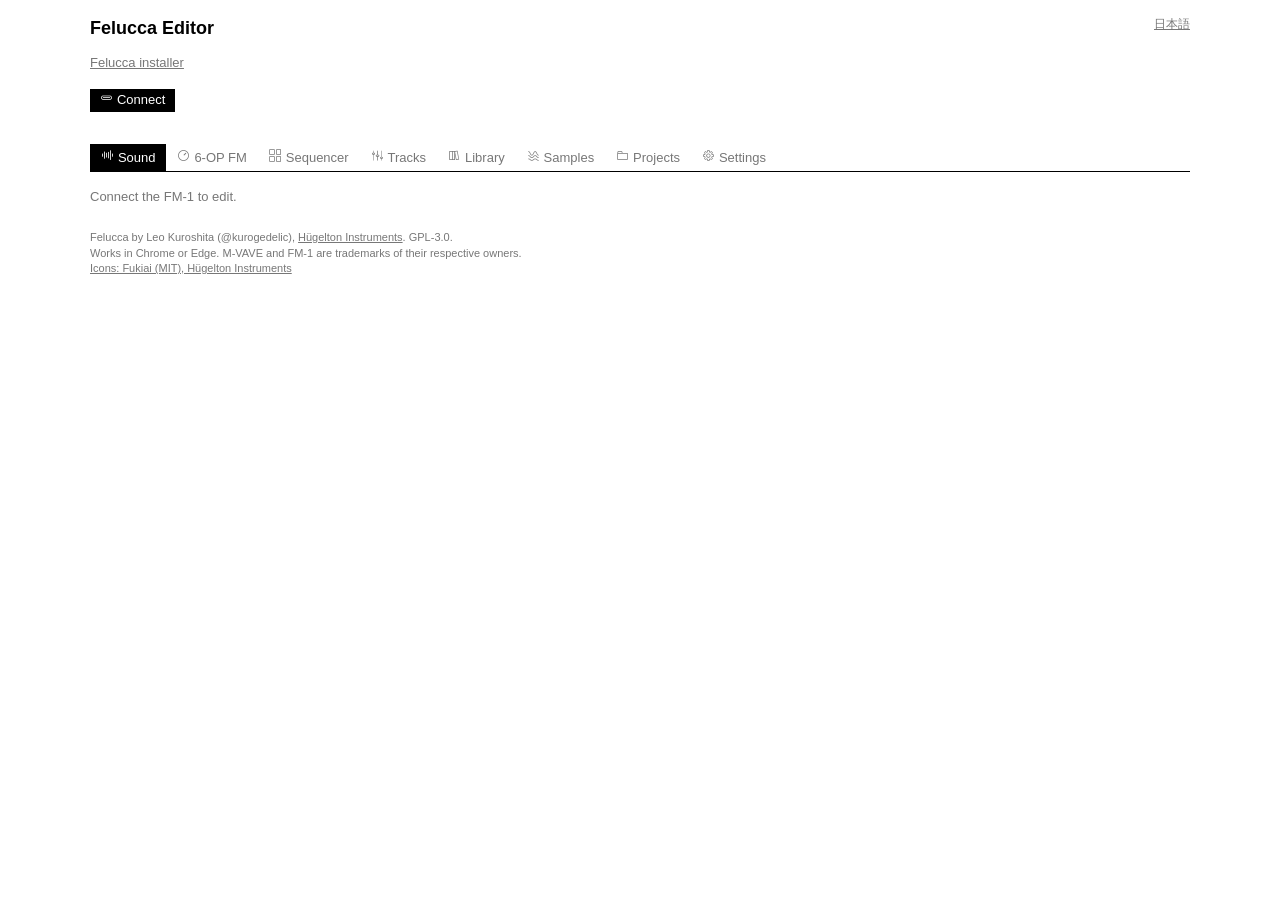
<file: webapp/editor-classic/index.html>
<!doctype html>
<!-- SPDX-License-Identifier: GPL-3.0-only
     Copyright (C) 2026 Leo Kuroshita (@kurogedelic), Hügelton Instruments -->
<!-- Sample input recording and waveform trimming adapted from Andrea (@andreahaku), PR #29.
     Felucca web editor. One file, no libraries. Protocol: EDITOR_PROTOCOL.md.
     Add ?mock=1 to the URL to use a built-in simulated device. -->
<html lang="ja">
<head>
<meta charset="utf-8">
<meta name="viewport" content="width=device-width, initial-scale=1">
<title>Felucca Editor</title>
<style>
  /* Fukiai: Hügelton Instruments' icon font (MIT, FUKIAI-LICENSE.txt). Icons are text in .ic spans;
     they stay hidden until the face has loaded (html.fk), so a missing font never shows boxes. */
  @font-face { font-family: "Fukiai"; src: url("fukiai.ttf") format("truetype"); font-display: block; unicode-range: U+EA00-EB09; }
  :root { --bg: #fff; --fg: #000; --dim: #777; --line: #ccc; }
  @media (prefers-color-scheme: dark) {
    :root:not([data-theme="light"]) { --bg: #000; --fg: #fff; --dim: #888; --line: #444; }
  }
  :root[data-theme="dark"] { --bg: #000; --fg: #fff; --dim: #888; --line: #444; }
  html { color-scheme: light dark; }
  body { margin: 0; background: var(--bg); color: var(--fg);
         font: 13px/1.4 -apple-system, BlinkMacSystemFont, "Helvetica Neue", Arial, sans-serif;
         font-variant-numeric: tabular-nums; }
  main { max-width: 1100px; margin: 0 auto; padding: 16px; }
  h1 { font-size: 18px; font-weight: 600; margin: 0 0 8px; }
  h2 { font-size: 13px; font-weight: 600; margin: 0 0 4px; padding-bottom: 2px; border-bottom: 1px solid var(--fg); }
  h3 { font-size: 11px; font-weight: 400; color: var(--dim); margin: 4px 0 0; }
  a { color: inherit; }
  .lang { float: right; font-size: 12px; color: var(--dim); text-decoration: underline; background: none; padding: 0; }
  button { font: inherit; background: var(--fg); color: var(--bg); border: 0; padding: 2px 10px; cursor: pointer; }
  button:disabled { opacity: .3; cursor: default; }
  button.lang { color: var(--dim); background: none; }
  select, input[type=text], input[type=number], input[type=search] {
    font: inherit; color: var(--fg); background: var(--bg); border: 1px solid var(--line); padding: 1px 3px; border-radius: 0; }
  input[type=range] { width: 100%; margin: 0; accent-color: var(--fg); }
  input[type=checkbox] { accent-color: var(--fg); margin: 0; }
  .bar { display: flex; flex-wrap: wrap; gap: 6px 12px; align-items: center; margin: 0 0 8px; }
  .dim { color: var(--dim); }
  #status { min-height: 1.4em; }
  section { margin: 12px 0; }
  .groups { columns: 250px; column-gap: 20px; }
  .group { break-inside: avoid; margin: 0 0 12px; }
  .row { display: grid; grid-template-columns: 46px 1fr 70px; gap: 6px; align-items: center; min-height: 22px; }
  .row .v { text-align: right; white-space: nowrap; }
  .row select { width: 100%; }
  .browser { display: flex; flex-wrap: wrap; gap: 12px; align-items: flex-start; }
  .browser select[size] { min-width: 150px; }
  .slots { display: grid; grid-template-columns: auto auto auto auto; gap: 3px 8px; align-items: center; justify-content: start; }
  table { border-collapse: collapse; }
  th { font-weight: 400; color: var(--dim); text-align: left; padding: 0 6px 2px 0; }
  td { padding: 1px 6px 1px 0; }
  td.i { color: var(--dim); text-align: right; }
  #steps input[type=text] { width: 120px; }
  #steps input[type=number] { width: 48px; }
  #steps .bad { outline: 1px solid var(--fg); text-decoration: underline wavy; }
  .fm6ops { overflow-x: auto; }
  .fm6ops td, .fm6ops th { padding: 0 2px; }
  input.fm6n { width: 3.2em; }
  #steps tr.off td { color: var(--dim); }
  .stepcols { columns: 470px; column-gap: 24px; }
  .stepcols table { break-inside: avoid; }
  @media (max-width: 600px) {
    .stepcols { columns: auto; overflow-x: auto; }
    #steps input[type=text] { width: 84px; }
    #steps input[type=number] { width: 42px; }
    #steps th, #steps td { padding-right: 3px; }
  }
  .smp { margin: 0 0 14px; padding: 6px 0 0; border-top: 1px solid var(--line); }
  .smp.over { outline: 1px solid var(--fg); outline-offset: 2px; }
  .smp .head { display: flex; flex-wrap: wrap; gap: 4px 12px; align-items: center; }
  .smp .head b { font-weight: 600; min-width: 40px; }
  .smp canvas.trim { width: 100%; height: 56px; display: block; touch-action: none; cursor: ew-resize; }
  .smp progress.rec { width: 120px; }
  .smp progress { width: 160px; height: 6px; accent-color: var(--fg); }
  .smp table { margin: 4px 0; }
  .smp input.name { width: 80px; text-transform: uppercase; }
  .smp input.root { width: 48px; }
  .smp .bad { text-decoration: underline wavy; }
  footer { margin-top: 24px; font-size: 11px; color: var(--dim); }
  .row.pushed .v { font-weight: 600; }
  .row.modrow { grid-template-columns: 16px 1fr 1fr 1fr 52px; }
  /* librarian: local library and the device's user bank side by side, stacked on a phone */
  .libcols { display: grid; grid-template-columns: repeat(auto-fit, minmax(min(100%, 340px), 1fr)); gap: 8px 24px; margin-top: 6px; }
  .libcols > div { min-width: 0; }
  .libcols .bar input[type=search] { flex: 1 1 120px; min-width: 0; }
  .list { height: 260px; overflow: auto; border: 1px solid var(--line); resize: vertical; }
  .list table { width: 100%; table-layout: fixed; }
  .list th { position: sticky; top: 0; background: var(--bg); padding: 1px 6px; }
  .list td { padding: 1px 6px; white-space: nowrap; overflow: hidden; text-overflow: ellipsis; }
  .list tr[data-id], .list tr[data-slot] { cursor: pointer; }
  .list tr.sel td { background: var(--fg); color: var(--bg); }
  .list tr.empty td { color: var(--dim); }
  .list tr.over td { outline: 1px dashed var(--fg); outline-offset: -1px; }
  .list.over { outline: 1px solid var(--fg); }
  .list .none { padding: 6px; color: var(--dim); }
  .list col.n { width: 40px; } .list col.e { width: 72px; } .list col.d { width: 78px; }
  .ic { font-family: "Fukiai"; font-style: normal; font-weight: 400; font-synthesis: none; line-height: 1; margin-right: .3em; }
  html:not(.fk) .ic { display: none; }
  /* wave choices: a page-drawn picker so the options can carry an icon (Chrome 135+); native menus get words only */
  @supports (appearance: base-select) {
    select.wave, select.wave::picker(select) { appearance: base-select; }
    select.wave { padding: 1px 3px; min-block-size: 0; border: 1px solid var(--line); border-radius: 0; background: var(--bg); color: var(--fg); }
    select.wave > button { font: inherit; background: none; color: inherit; padding: 0; text-align: start; }
    select.wave::picker(select) { border: 1px solid var(--line); background: var(--bg); color: var(--fg); padding: 0; }
    select.wave option { padding: 1px 6px; min-block-size: 0; }
    select.wave option:checked { font-weight: 600; }
    select.wave option:hover, select.wave option:focus-visible { background: var(--fg); color: var(--bg); }
    select.wave option::checkmark { display: none; }
  }
  /* tabs: a wrapping row of plain buttons, the open one inverted; header stays at the top on wide screens */
  .top { position: sticky; top: 0; z-index: 5; background: var(--bg); padding: 4px 0 0; }
  @media (max-width: 600px) { .top { position: static; } }
  .tabs { display: flex; flex-wrap: wrap; gap: 0; border-bottom: 1px solid var(--fg); margin: 6px 0 0; }
  .tabs button { background: none; color: var(--dim); padding: 4px 10px; border: 1px solid transparent; border-bottom: 0; white-space: nowrap; }
  .tabs button:hover { color: var(--fg); }
  .tabs button[aria-selected="true"] { background: var(--fg); color: var(--bg); }
  .trackbar { display: flex; flex-wrap: wrap; gap: 4px 8px; align-items: center; padding: 6px 0; border-bottom: 1px solid var(--line); }
  .seg { display: inline-flex; flex-wrap: wrap; }
  .seg button, button.tog { background: var(--bg); color: var(--fg); border: 1px solid var(--fg); padding: 1px 10px; }
  .seg button + button { border-left: 0; }
  .seg button[aria-pressed="true"], button.tog[aria-pressed="true"] { background: var(--fg); color: var(--bg); }
  .panel { margin: 12px 0; }
  .hint { margin: 16px 0; color: var(--dim); }
  /* sequencer: a step grid over the selected track (16 per row, 8 on a phone) */
  .grid { display: grid; grid-template-columns: repeat(16, minmax(0, 1fr)); gap: 2px; margin: 6px 0 12px; }
  @media (max-width: 600px) { .grid { grid-template-columns: repeat(8, minmax(0, 1fr)); } }
  .grid button { background: var(--bg); color: var(--fg); border: 1px solid var(--line); padding: 2px; min-width: 0; height: 52px;
                 display: flex; flex-direction: column; justify-content: flex-start; gap: 1px; text-align: left; overflow: hidden; font-size: 10px; line-height: 1.15; }
  .grid button .n { color: var(--dim); }
  .grid button .x { overflow: hidden; overflow-wrap: anywhere; flex: 1; }
  .grid button.on { background: var(--fg); color: var(--bg); border-color: var(--fg); }
  .grid button.on .n { color: inherit; opacity: .6; }
  .grid button.acc .x { font-weight: 700; }
  .grid button.tie { border-style: dashed; border-color: var(--fg); }
  .grid button.beat { border-left-color: var(--fg); }
  #steps tr.hl td { outline: 1px solid var(--fg); }
  /* mixer: four channel strips as on the device's TRACKS page */
  .mixer { display: grid; grid-template-columns: repeat(4, minmax(0, 1fr)); gap: 8px; max-width: 640px; margin: 6px 0; }
  .strip { border: 1px solid var(--line); padding: 6px 4px; display: flex; flex-direction: column; align-items: center; gap: 6px; min-width: 0; }
  .strip.sel { border-color: var(--fg); box-shadow: inset 0 0 0 1px var(--fg); }
  .strip .num { font-size: 18px; font-weight: 600; line-height: 1; }
  .strip .snd { font-size: 11px; line-height: 1.3; width: 100%; text-align: center; overflow-wrap: anywhere; min-height: 2.6em; }
  .strip .rec { font-size: 11px; color: var(--dim); }
  .strip .rec.on { color: var(--fg); font-weight: 600; }
  .strip .rec:not(.on) .ic { visibility: hidden; }
  .strip input.fader { writing-mode: vertical-lr; direction: rtl; width: 28px; height: 150px; }
  .strip .v { font-size: 11px; white-space: nowrap; }
  .strip .pan { width: 100%; }
  .strip.muted .fader, .strip.muted .lv { opacity: .35; }
  .strip button { width: 100%; padding: 1px 2px; white-space: nowrap; overflow: hidden; text-overflow: ellipsis; }
  .strip button.selb:disabled { opacity: 1; background: none; color: var(--dim); }
  #sysinfo th { padding-right: 16px; }
  [hidden] { display: none !important; }
</style>
</head>
<body>
<main>
  <button class="lang" id="lang"></button>
  <h1>Felucca Editor</h1>
  <p class="dim"><a href="../installer/" style="color:inherit" data-t="installer"></a></p>
  <!-- always visible: connection, version, sync mode, the tabs and (Sound / Sequencer / Tracks) the track selector -->
  <header class="top">
    <div class="bar">
      <button id="connect" data-t="connect" data-ic="port_usb_c"></button>
      <span id="version" class="dim"></span>
      <span id="live" class="dim"></span>
      <span id="mock" class="dim" hidden data-t="mock"></span>
    </div>
    <div id="status"></div>
    <nav class="tabs" id="tabs" role="tablist">
      <button role="tab" data-tab="sound" data-t="sound" data-ic="symbol_audio"></button>
      <button role="tab" data-tab="fm6" data-t="tabFm6" data-ic="ui_knob"></button>
      <button role="tab" data-tab="sequencer" data-t="tabSeq" data-ic="symbol_grid"></button>
      <button role="tab" data-tab="tracks" data-t="tabTracks" data-ic="ui_slider_vertical"></button>
      <button role="tab" data-tab="library" data-t="library" data-ic="symbol_books"></button>
      <button role="tab" data-tab="samples" data-t="samples" data-ic="symbol_waves"></button>
      <button role="tab" data-tab="projects" data-t="projects" data-ic="symbol_folder"></button>
      <button role="tab" data-tab="settings" data-t="tabSettings" data-ic="symbol_cog"></button>
    </nav>
    <div class="trackbar" id="trackbar" hidden><span class="dim" data-t="track"></span><span class="seg" id="trackbtns" role="group"></span></div>
  </header>
  <p class="hint" id="hint" hidden></p>

  <section class="panel" id="p-sound" data-tab="sound" data-dev hidden>
    <div class="browser" id="browser">
      <label><span data-t="engine"></span><br><select id="engine"></select></label>
      <label><span data-t="presets"></span><br><select id="preset" size="8"></select></label>
      <div>
        <p class="bar"><button id="init" data-t="initSound"></button>
          <button id="factlib" data-t="factoryToLib" data-ic="symbol_folder"></button></p>
        <p class="bar"><button id="savefile" data-t="saveFile" data-ic="symbol_download"></button>
          <button id="loadfile" data-t="loadFile" data-ic="symbol_upload"></button>
          <input type="file" id="file" accept=".json,application/json" hidden></p>
      </div>
    </div>
    <p class="dim" id="ctlhelp" data-t="ctlHelp"></p>
    <div class="groups" id="groups"></div>
  </section>

  <section class="panel" id="p-fm6" data-tab="fm6" data-dev hidden>
    <p class="dim" data-t="fm6Help"></p>
    <div class="group">
      <h2 data-t="fm6Source" data-ic="symbol_folder"></h2>
      <p class="bar"><label><span data-t="track"></span> <select id="fm6trk"></select></label>
        <button id="fm6read" data-t="fm6ReadBtn"></button> <button id="fm6send" data-t="fm6SendBtn"></button>
        <label><input type="checkbox" id="fm6live"> <span data-t="fm6Live"></span></label></p>
      <p class="bar"><button id="fm6import" data-t="fm6Import" data-ic="symbol_upload"></button>
        <input type="file" id="fm6file" accept=".syx,.SYX,.bin,application/octet-stream" hidden>
        <button id="fm6export" data-t="fm6Export" data-ic="symbol_download"></button>
        <button id="fm6init" data-t="fm6Init"></button></p>
      <div id="fm6imported"></div>
      <p class="bar"><label><span data-t="fm6Factories"></span> <select id="fm6slot"></select></label>
        <button id="fm6load" data-t="load"></button></p>
      <p class="dim" id="fm6keep" data-t="fm6Keep"></p>
    </div>
    <div class="group">
      <h2 data-t="fm6Voice" data-ic="ui_knob"></h2>
      <div id="fm6voice"></div>
    </div>
    <div class="group">
      <h2 data-t="fm6Ops" data-ic="function_env_adsr_exp"></h2>
      <div id="fm6ops"></div>
    </div>
  </section>

  <section class="panel" id="p-sequencer" data-tab="sequencer" data-dev hidden>
    <div class="groups" id="seqgroups"></div>
    <div id="steps">
      <h2 data-t="steps" data-ic="note_eight"></h2>
      <p class="bar"><button id="reloadsteps" data-t="reload" data-ic="control_arrow_loop"></button>
        <button id="clearseq" data-t="clearSeq" data-ic="symbol_trash"></button>
        <span class="dim" id="noteshelp"></span></p>
      <div class="grid" id="stepgrid"></div>
      <div class="stepcols" id="steptables"></div>
    </div>
    <div id="motion-panel" hidden style="margin-top:16px">
      <h2 data-t="motion"></h2>
      <p class="bar"><label><input id="motion-on" type="checkbox"> <span data-t="motionOn"></span></label>
        <button id="motion-clear" data-t="motionClear"></button><span id="motion-count" class="dim"></span></p>
      <table id="motion-rows"></table>
    </div>
  </section>

  <section class="panel" id="p-tracks" data-tab="tracks" data-dev hidden>
    <h2 data-t="mixer" data-ic="ui_slider_vertical"></h2>
    <div class="mixer" id="mixer"></div>
    <p class="dim" data-t="mixHelp"></p>
  </section>

  <!-- works without a device too (the device bank shows while connected) -->
  <section class="panel" id="p-library" data-tab="library" hidden>
    <div class="group" id="device-presets" hidden>
      <h2 data-t="devicePresets"></h2>
      <p class="dim" data-t="deviceFavHelp"></p>
      <label><span data-t="deviceList"></span> <select id="device-filter"></select></label>
      <div class="list" id="device-preset-list" style="margin-top:8px"></div>
    </div>
    <div class="libcols" id="libsec">
      <div id="libpane">
        <h2 data-t="library" data-ic="symbol_books"></h2>
        <div class="bar">
          <input type="search" id="libq" spellcheck="false">
          <select id="libeng"></select>
          <select id="libtag"></select>
          <select id="libsort"></select>
        </div>
        <div class="list" id="liblist"></div>
        <p class="bar" style="margin-top:6px">
          <button id="libaud" data-t="audition" data-ic="symbol_audio"></button>
          <button id="libput" data-t="toSlot" data-ic="symbol_upload"></button>
          <button id="libren" data-t="rename"></button>
          <button id="libtags" data-t="tags"></button>
          <button id="libdup" data-t="duplicate"></button>
          <button id="libdel" data-t="delete" data-ic="symbol_trash"></button>
          <button id="libexp1" data-t="exportPatch" data-ic="symbol_download"></button>
        </p>
        <p class="bar">
          <button id="libsave" data-t="saveToLib" data-ic="port_disk"></button>
          <button id="libimport" data-t="import" data-ic="symbol_upload"></button>
          <button id="libexport" data-t="exportLib" data-ic="symbol_download"></button>
          <input type="file" id="libfile" accept=".json,application/json" multiple hidden>
          <span class="dim" id="libcount"></span>
        </p>
      </div>
      <div>
        <h2 data-t="bank" data-ic="port_disk"></h2>
        <p class="dim" id="bankhint"></p>
        <div id="bankpane" hidden>
          <div class="bar"><b id="bankhead"></b></div>
          <div class="list" id="banklist"></div>
          <p class="bar" style="margin-top:6px">
            <button id="bkload" data-t="bankLoad" data-ic="symbol_folder_open"></button>
            <button id="bkstore" data-t="bankStore" data-ic="port_disk"></button>
            <button id="bkget" data-t="bankGet" data-ic="symbol_download"></button>
            <button id="bkerase" data-t="erase" data-ic="symbol_trash"></button>
          </p>
          <p class="bar">
            <button id="bkrefresh" data-t="reload" data-ic="control_arrow_loop"></button>
            <button id="bkexport" data-t="exportBank" data-ic="symbol_download"></button>
            <span class="dim" data-t="dndHelp"></span>
          </p>
        </div>
      </div>
    </div>
  </section>

  <section class="panel" id="p-samples" data-tab="samples" data-dev hidden>
    <h2 data-t="samples" data-ic="symbol_waves"></h2>
    <p class="dim" data-t="smpHelp"></p>
    <div id="smpslots"></div>
  </section>

  <section class="panel" id="p-projects" data-tab="projects" data-dev hidden>
    <h2 data-t="projects" data-ic="symbol_folder"></h2>
    <p class="dim" data-t="projHelp"></p>
    <div class="slots" id="slots"></div>
    <div id="backup-panel" style="margin-top:16px">
      <h2 data-t="backupTitle"></h2>
      <p class="bar"><button id="backup-export" data-t="backupExport"></button>
        <button id="backup-import" data-t="backupImport"></button><input id="backup-file" type="file" accept=".json,application/json" hidden></p>
      <p class="dim" id="backup-help"></p>
    </div>
    <div class="group" id="songchain" hidden style="margin-top:16px">
      <h2 data-t="songTitle"></h2>
      <p class="dim" data-t="songHelp"></p>
      <p class="bar"><button id="songplay"></button><button id="songadd" data-t="songAdd"></button>
        <button id="songremove" data-t="songRemove"></button><span id="songstatus" aria-live="polite"></span></p>
      <div id="songrows"></div>
    </div>
  </section>

  <section class="panel" id="p-settings" data-tab="settings" data-dev hidden>
    <div class="groups" id="setgroups"></div>
    <div class="group" id="device-display" hidden style="margin-top:12px">
      <h2 data-t="deviceDisplay"></h2>
      <p class="dim" data-t="deviceDisplayHelp"></p>
      <div id="device-display-controls"></div>
    </div>
    <div class="group" style="margin-top:12px">
      <h2 data-t="system" data-ic="symbol_cog"></h2>
      <table id="sysinfo"></table>
    </div>
  </section>

  <footer>Felucca by Leo Kuroshita (@kurogedelic), <a href="https://hugelton.com" target="_blank" rel="noopener">Hügelton Instruments</a>. GPL-3.0.<br>
    <span data-t="foot"></span> M-VAVE and FM-1 are trademarks of their respective owners.<br>
    <a href="FUKIAI-LICENSE.txt" data-t="iconsCredit"></a></footer>
</main>
<script>
"use strict";
/*PROTO-BEGIN*/
/* ---------------------------------------------------------------- protocol --- */
const HDR = [0x7D, 0x46, 0x4C];
const CMD = { INFO: 1, GET: 2, SET: 3, DUMP: 4, DESC: 5, STEP_GET: 6, STEP_SET: 7, PRESET: 8, PROJECT: 9, NAMES: 10,
  SMP_BEGIN: 11, SMP_WRITE: 12, SMP_END: 13, SMP_ERASE: 14, SMP_INFO: 15,
  UP_LIST: 16, UP_GET: 17, UP_PUT: 18, UP_STORE: 19, UP_LOAD: 20, UP_ERASE: 21,
  WATCH: 22, CHANGED: 23, RELOAD: 24, PING: 25, STEP_CHANGED: 26,
  TRACK: 27, TRACK_MIX: 28, TRACK_DUMP: 29, TRACK_STEP: 30,
  TRACK_PARAM: 31, TRACK_CHANGED: 32, SONG: 33,
  UI_STATE: 34, UI_SET: 35, UI_PALETTES: 36, FAV_GET: 37, FAV_SET: 38,
  MOTION: 64, BACKUP_LIST: 65, BACKUP_GET: 66, BACKUP_PUT: 67,
  FM6_GET: 68, FM6_PUT: 69, FM6_LIST: 70, FM6_ERASE: 71 };
/* frames the device sends on its own (while WATCH is on); never replies */
const PUSH = new Set([CMD.CHANGED, CMD.RELOAD, CMD.STEP_CHANGED, CMD.TRACK_CHANGED]);
/* user preset bank: name 1..12 printable ASCII, a 16-step pattern of (note, flags 1 acc 2 slide 4 tie) */
const UP = { NAME_MAX: 12, PAT: 16, LIST_MAX: 16 };
const F = { INT: 0, PCT: 1, BIPCT: 2, TIME: 3, LFOHZ: 4, CUTOFF: 5, DB: 6, SEMI: 7, ENUM: 8, BPM: 9, NOTE: 10, ONOFF: 11, OCT: 12, STEPS: 13 };

const v14enc = (v) => { const u = Math.max(-8192, Math.min(8191, Math.round(v))) + 8192; return [u & 0x7F, (u >> 7) & 0x7F]; };
const v14dec = (lo, hi) => (lo | (hi << 7)) - 8192;
function strEnc(s) { const a = []; for (const c of String(s)) a.push(c.charCodeAt(0) & 0x7F); a.push(0); return a; }

/* only ever builds F0 7D 46 4C ... F7 */
function frame(cmd, args = []) {
  for (const b of args) if (!(Number.isInteger(b) && b >= 0 && b <= 0x7F)) throw new Error("bad data byte " + b);
  return [0xF0, ...HDR, cmd & 0x7F, ...args, 0xF7];
}
/* -> {cmd, a} or null when it is not an editor frame */
function unframe(d) {
  if (!d || d.length < 6 || d[0] !== 0xF0 || d[d.length - 1] !== 0xF7) return null;
  if (d[1] !== HDR[0] || d[2] !== HDR[1] || d[3] !== HDR[2]) return null;
  return { cmd: d[4], a: Array.from(d.slice(5, d.length - 1)) };
}

/* the DRUM grid (firmware v5): a step's lane hits and their accents, bit l = lane l. Each lane plays its GM note
   (eng_drum.c DRUM_LANE_NOTE) on any engine; LANE_OF: the lane a GM note 35..81 strikes (drum_lane; others fold
   to their octave of 36..47) */
const LANES = ["KICK", "SNARE", "CLAP", "HATCL", "HATOP", "TOM", "RIM", "BELL"];
const LANE_NOTE = [36, 38, 39, 42, 46, 45, 37, 56];
const LANE_OF = "00612153535455757773777675555555773366336665577";
const LANE_ALIAS = { CONGA: 5, CLAVE: 6, CYM: 7, BD: 0, SD: 1, CP: 2, CH: 3, OH: 4 };
const drumLane = (n) => +LANE_OF[(n >= 35 && n <= 81 ? n : 36 + ((n + 120 - 36) % 12)) - 35];
/* the lanes a step strikes (its hits, its notes on their lanes) and which are accented (step_lanes / step_accents) */
const stepLanes = (s) => (s.time !== 0 ? 0 : s.notes.slice(0, s.n).reduce((m, n) => m | (1 << drumLane(n)), s.hit | 0));
const stepAccents = (s) => (s.flags & 1 ? stepLanes(s) : (s.acc | 0) & stepLanes(s));
/* hits as text, an accent marked ">" ("KICK >SNARE HATCL"), and back: null when a word is not a lane */
const hitsText = (hit, acc) => LANES.map((nm, l) => (hit >> l & 1 ? (acc >> l & 1 ? ">" : "") + nm : "")).filter(Boolean).join(" ");
function parseHits(text) {
  let hit = 0, acc = 0;
  for (const w of String(text).toUpperCase().split(/[\s,]+/).filter(Boolean)) {
    const a = w.startsWith(">"), nm = a ? w.slice(1) : w, l = LANES.includes(nm) ? LANES.indexOf(nm) : LANE_ALIAS[nm];
    if (l == null) return null;
    hit |= 1 << l;
    if (a) acc |= 1 << l;
  }
  return { hit, acc };
}
/* the 3 bytes after a step (v5): hit & 127, acc & 127, bit 7 of each; an older firmware's step has none (0) */
const hitsEnc = (hit, acc) => [hit & 0x7F, acc & 0x7F, (hit >> 7 & 1) | (acc >> 7 & 1) << 1];
function readHits(r, o) {
  o.hit = 0; o.acc = 0;
  if (r.i + 3 <= r.a.length) { const h = r.b(), c = r.b(), x = r.b(); o.hit = h | (x & 1) << 7; o.acc = (c | (x & 2) << 6) & o.hit; }
  o.chance = r.i < r.a.length ? r.b() : 100;
  if (o.chance > 100) throw new Error("Invalid step chance");
  o.ratchet = r.i < r.a.length ? r.b() : 1;       /* RATCH (INFO 52 01): the step's hits 1..4; older firmware: 1 */
  if (o.ratchet < 1 || o.ratchet > 4) throw new Error("Invalid step ratchet");
  return o;
}

class Reader {
  constructor(a) { this.a = a; this.i = 0; }
  b() { if (this.i >= this.a.length) throw new Error("short reply"); return this.a[this.i++]; }
  v() { const lo = this.b(); return v14dec(lo, this.b()); }
  s() { let s = ""; for (;;) { const c = this.b(); if (!c) return s; s += String.fromCharCode(c); } }
}

const parse = {
  [CMD.INFO](a) {
    const r = new Reader(a);
    const o = { version: r.s(), nengines: r.b(), pcount: r.b(), gcount: r.b(), nstep: r.b(), pe0: r.b(), engines: [] };
    for (let i = 0; i < o.nengines; i++) o.engines.push(r.s());
    o.chainRows = 0;
    o.ntrk = r.i < a.length ? r.b() : 0;             /* v3: tracks (0 = older firmware, one instrument) */
    o.uiCaps = 0;
    const trailer = a.slice(r.i);
    if (trailer[0] === 16) o.chainRows = 16;       /* existing v6 SONG capability */
    if (trailer.length >= 4 && trailer[0] === 16 && trailer[1] === 0x55 && trailer[2] === 1)
      o.uiCaps = trailer[3] & 15;                 /* tagged preferences; never interpret old PR bytes as SONG */
    o.motionMax = 0; o.chance = false; o.backupCaps = 0;
    if (o.uiCaps && trailer[4] === 0x4d && trailer[5] === 1 && trailer[6] === 64) {
      o.motionMax = 64; o.chance = trailer[7] === 1;
      if (trailer[8] === 0x42 && trailer[9] === 1) o.backupCaps = trailer[10] & 3;
    }
    o.fm6 = null;                                 /* FM6 patches (cmds 68..71): the factory and bank slot counts */
    o.syncCaps = 0;                               /* live sync: bit 0 WATCH while on keeps pending pushes, bit 1 no RELOAD */
    o.ratchet = 0;                                /* a step's ratchet (STEP_SET's byte after the chance), 0 = none */
    for (const p of [8, 11]) if (o.motionMax && trailer[p] === 0x46 && trailer[p + 1] === 1) {   /* for the editor's */
      o.fm6 = { factory: trailer[p + 2], bank: trailer[p + 3], caps: 0 };                         /* PRESET / G_ENGSEL */
      if (trailer[p + 4] === 0x53 && trailer[p + 5] === 1) o.syncCaps = trailer[p + 6] & 3;
      /* FM6 v2 (1.0.3): bit 0 no bank (SLOT F1..F8, 8 = OWN), bit 1 the user presets carry their patch (target 3) */
      if (trailer[p + 7] === 0x50 && trailer[p + 8] === 1) o.fm6.caps = trailer[p + 9] & 3;
      let r = trailer[p + 7] === 0x50 ? p + 10 : p + 7;                                   /* RATCH after FM6 v2 */
      if (trailer[r] === 0x4E && trailer[r + 1] === 1) r += 3;                            /* and the MENU settings (1.0.4) */
      if (o.syncCaps && trailer[r] === 0x52 && trailer[r + 1] === 1) o.ratchet = trailer[r + 2];   /* RATCH: max hits */
    }
    return o;
  },
  [CMD.UI_STATE](a) {
    const r = new Reader(a), o = { caps: r.b(), palette: r.b(), font: r.b(), monitor: r.b(), filter: r.b() };
    const u28 = () => r.b() | r.b() << 7 | r.b() << 14 | r.b() << 21;
    o.favoriteSig = u28(); o.bankSig = u28(); return o;
  },
  [CMD.UI_SET](a) { const r = new Reader(a); return { rc: r.b(), id: r.b(), value: r.b(), ...parse[CMD.UI_STATE](a.slice(3)) }; },
  [CMD.UI_PALETTES](a) { const r = new Reader(a), n = r.b(); return Array.from({ length: n }, () => r.s()); },
  [CMD.FAV_GET](a) {
    const r = new Reader(a), rc = r.b(); if (rc) return { rc };
    const o = { rc, engine: r.b(), start: r.v(), count: r.b() };
    o.values = Array.from({ length: o.count }, () => !!r.b()); return o;
  },
  [CMD.FAV_SET](a) {
    const r = new Reader(a), rc = r.b();
    return rc === 0 || rc === 3 || rc === 4 ? { rc, engine: r.b(), preset: r.v(), on: !!r.b() } : { rc };
  },
  [CMD.GET](a) { const r = new Reader(a); return { scope: r.b(), id: r.b(), value: r.v() }; },
  [CMD.SET](a) { return parse[CMD.GET](a); },
  /* needs the counts from INFO */
  [CMD.DUMP](a, info) {
    const r = new Reader(a);
    const o = { engine: r.b(), preset: r.b(), p: [], g: [] };
    for (let i = 0; i < info.pcount; i++) o.p.push(r.v());
    for (let i = 0; i < info.gcount; i++) o.g.push(r.v());
    return o;
  },
  [CMD.DESC](a) {
    const r = new Reader(a);
    const o = { scope: r.b(), id: r.b(), fmt: r.b(), min: r.v(), max: r.v(), def: r.v(), label: r.s(), unit: r.s(), names: [] };
    if (o.fmt === F.ENUM) for (let i = 0; i <= o.max - o.min && i < 24; i++) o.names.push(r.s());
    return o;
  },
  [CMD.STEP_GET](a) {
    const r = new Reader(a);
    const o = { index: r.b(), n: r.b(), notes: [r.b(), r.b(), r.b(), r.b()], time: r.b(), flags: r.b(), vel: r.b() };
    return readHits(r, o);
  },
  [CMD.STEP_SET](a) { return parse[CMD.STEP_GET](a); },
  [CMD.PRESET](a) { const r = new Reader(a); return { engine: r.b(), preset: r.b() }; },
  [CMD.PROJECT](a) { const r = new Reader(a); return { op: r.b(), slot: r.b(), used: r.b() }; },
  [CMD.SONG](a) {
    const r = new Reader(a);
    const o = { op: r.b(), rc: r.b(), count: r.b(), playing: r.b(), row: r.b(), remaining: r.b(), rows: [] };
    for (let i = 0; i < o.count; i++) o.rows.push({ slot: r.b(), repeat: r.b() });
    return o;
  },
  [CMD.MOTION](a) {
    const r = new Reader(a), o = { track: r.b(), rc: r.b(), on: !!r.b(), count: r.b(), max: r.b(), events: [] };
    if (o.count > o.max || o.max !== 64 || a.length !== 5 + o.count * 4) throw new Error("Invalid motion reply");
    for (let i = 0; i < o.count; i++) o.events.push({ step: r.b(), param: r.b(), value: r.v() });
    return o;
  },
  [CMD.NAMES](a) {
    const r = new Reader(a);
    const o = { engine: r.b(), names: [] };
    const n = r.b();
    for (let i = 0; i < n; i++) o.names.push(r.s());
    o.titles = [];
    try { o.titles.push(r.s(), r.s()); } catch (e) { o.titles = []; }   /* older firmware: no page titles */
    return o;
  },
  [CMD.SMP_BEGIN](a) { const r = new Reader(a); return { slot: r.b(), rc: r.b() }; },
  [CMD.SMP_WRITE](a) { const r = new Reader(a); return { slot: r.b(), offset: r.b() | (r.b() << 7) | (r.b() << 14), rc: r.b() }; },
  [CMD.SMP_END](a) { return parse[CMD.SMP_BEGIN](a); },
  [CMD.SMP_ERASE](a) { return parse[CMD.SMP_BEGIN](a); },
  [CMD.SMP_INFO](a) {
    const r = new Reader(a);
    const o = { nslots: r.b(), slotKiB: r.b(), slots: [] };
    for (let i = 0; i < o.nslots; i++) o.slots.push({ zones: r.b(), name: r.s(), kib: r.b() });
    return o;
  },
  [CMD.UP_LIST](a) {
    const r = new Reader(a);
    const o = { start: r.b(), count: r.b(), total: r.b(), slots: [] };
    for (let i = 0; i < o.count; i++) o.slots.push({ slot: o.start + i, used: r.b(), engine: r.b(), name: r.s() });
    return o;
  },
  /* needs P_COUNT from INFO */
  [CMD.UP_GET](a, info) {
    const r = new Reader(a);
    const o = { slot: r.b(), used: r.b(), engine: r.b(), name: r.s(), p: [], pattern: [] };
    for (let i = 0; i < info.pcount; i++) o.p.push(r.v());
    for (let i = 0; i < UP.PAT; i++) o.pattern.push([r.b(), r.b()]);
    o.grid = null;                                   /* v5: kind 1 = a drum grid (the pairs its low 7 bits), 16 x hi */
    if (r.i < a.length && r.b() === 1 && r.i + UP.PAT <= a.length) {
      o.grid = o.pattern.map(([h, c]) => { const x = r.b(), hit = h | (x & 1) << 7; return [hit, (c | (x & 2) << 6) & hit]; });
      o.pattern = null;
    }
    return o;
  },
  [CMD.UP_PUT](a) { return parse[CMD.SMP_BEGIN](a); },
  [CMD.UP_STORE](a) { return parse[CMD.SMP_BEGIN](a); },
  [CMD.UP_LOAD](a) { return parse[CMD.SMP_BEGIN](a); },
  [CMD.UP_ERASE](a) { return parse[CMD.SMP_BEGIN](a); },
  [CMD.WATCH](a) { return { on: new Reader(a).b() }; },
  [CMD.CHANGED](a) { return parse[CMD.GET](a); },
  [CMD.RELOAD](a) { const r = new Reader(a); return { engine: r.b(), preset: r.b(), track: r.i < a.length ? r.b() : 0 }; },
  [CMD.PING](a) { return {}; },
  [CMD.STEP_CHANGED](a) { const r = new Reader(a); return { index: r.b(), track: r.i < a.length ? r.b() : 0 }; },
  /* v3: tracks (1.0: four synth parts; earlier firmware: track 4 the drum part, engine byte NENGINES) */
  [CMD.TRACK](a) {
    const r = new Reader(a);
    const o = { sel: r.b(), ntrk: r.b(), tracks: [] };
    for (let i = 0; i < o.ntrk; i++) o.tracks.push({ engine: r.b(), preset: r.b(), level: r.v(), mute: r.b(), armed: r.b() });
    return o;
  },
  [CMD.TRACK_MIX](a) { const r = new Reader(a); return { track: r.b(), level: r.v(), mute: r.b() }; },
  [CMD.TRACK_DUMP](a, info) {
    const r = new Reader(a);
    const o = { track: r.b(), engine: r.b(), preset: r.b(), p: [] };
    for (let i = 0; i < info.pcount; i++) o.p.push(r.v());
    return o;
  },
  [CMD.TRACK_STEP](a) {
    const r = new Reader(a);
    return readHits(r, { track: r.b(), index: r.b(), n: r.b(), notes: [r.b(), r.b(), r.b(), r.b()], time: r.b(), flags: r.b(), vel: r.b() });
  },
  /* v4: a parameter of any track (the selection stays), and its push for a track that is not selected */
  [CMD.TRACK_PARAM](a) { const r = new Reader(a); return { track: r.b(), id: r.b(), value: r.v() }; },
  [CMD.TRACK_CHANGED](a) { return parse[CMD.TRACK_PARAM](a); },
  /* FM6 patches: target 0 a track, 1 the bank (retired in 1.0.3: rc 3), 2 a factory patch, 3 a user preset's patch
     (INFO fm6.caps bit 1); packed: the 128-byte record */
  [CMD.FM6_GET](a) { return { target: a[0], index: a[1], rc: a[2], packed: a[2] ? null : a.slice(3, 3 + 128) }; },
  [CMD.FM6_PUT](a) { return { target: a[0], index: a[1], rc: a[2] }; },
  [CMD.FM6_LIST](a) {
    const r = new Reader(a), o = { factory: r.b(), bank: r.b(), slots: [] };
    for (let i = 0; i < o.factory + o.bank; i++) { const used = r.b(); o.slots.push({ used: !!used, name: r.s() }); }
    return o;
  },
  [CMD.FM6_ERASE](a) { return { index: a[0], rc: a[1] }; },
};

/* a name the device accepts: printable ASCII, 1..12 characters */
function upName(s) { return String(s ?? "").replace(/[^\x20-\x7E]/g, "").trim().slice(0, UP.NAME_MAX) || "PATCH"; }

const req = {
  uiState: () => [CMD.UI_STATE, []],
  uiSet: (id, value) => [CMD.UI_SET, [id, value]],
  uiPalettes: () => [CMD.UI_PALETTES, []],
  favGet: (engine, start, count) => [CMD.FAV_GET, [engine, ...v14enc(start), count]],
  favSet: (engine, preset, on) => [CMD.FAV_SET, [engine, ...v14enc(preset), on ? 1 : 0]],
  info: () => [CMD.INFO, []],
  get: (scope, id) => [CMD.GET, [scope, id]],
  set: (scope, id, v) => [CMD.SET, [scope, id, ...v14enc(v)]],
  dump: () => [CMD.DUMP, []],
  desc: (scope, id) => [CMD.DESC, [scope, id]],
  stepGet: (i) => [CMD.STEP_GET, [i]],
  stepSet: (i, st) => {
    const n = Math.max(0, Math.min(4, st.n | 0));
    const notes = [0, 1, 2, 3].map((k) => (st.notes[k] | 0) & 0x7F);
    return [CMD.STEP_SET, [i, n, ...notes, Math.max(0, Math.min(2, st.time | 0)), st.flags & 3, (st.vel | 0) & 0x7F,
      ...(st.hit == null && st.chance == null ? [] : hitsEnc(st.hit | 0, st.acc | 0)),
      ...(st.chance == null ? [] : [Math.max(0, Math.min(100, st.chance | 0))]),
      ...(st.chance == null || st.ratchet == null ? [] : [Math.max(1, Math.min(4, st.ratchet | 0))])]];   /* (only after the chance) */
  },
  preset: (e, p) => [CMD.PRESET, [e & 0x7F, p & 0x7F]],
  project: (op, slot) => { if (![0, 1, 2].includes(op)) throw new Error("bad PROJECT op"); return [CMD.PROJECT, [op, slot & 3]]; },   /* 0 load, 1 save, 2 query */
  song: (op = 0, rows = []) => {
    if (![0, 1, 2, 3].includes(op) || rows.length > 16 || rows.some((r) => !Number.isInteger(r.slot) || r.slot < 0 || r.slot > 3 || !Number.isInteger(r.repeat) || r.repeat < 1 || r.repeat > 16)) throw new Error("bad SONG rows");
    return [CMD.SONG, op === 1 ? [op, rows.length, ...rows.flatMap((r) => [r.slot, r.repeat])] : [op]];
  },
  motion: (track, op = 0, arg = {}) => {
    if (!Number.isInteger(track) || track < 0 || track > 3 || ![0, 1, 2, 3, 4].includes(op)) throw new Error("Invalid motion request");
    return [CMD.MOTION, [track, ...(op === 0 ? [] : op === 1 ? [op, arg.on ? 1 : 0] : op === 2 ? [op] :
      [op, arg.step & 63, arg.param & 127, ...(op === 3 ? v14enc(arg.value) : [])])]];
  },
  names: (e) => [CMD.NAMES, [e & 0x7F]],
  smpBegin: (s) => [CMD.SMP_BEGIN, [s & 0x7F]],
  smpWrite: (s, off, bytes) => [CMD.SMP_WRITE, [s & 0x7F, off & 0x7F, (off >> 7) & 0x7F, (off >> 14) & 0x7F, ...pack7(bytes)]],
  smpEnd: (s, hdr) => [CMD.SMP_END, [s & 0x7F, ...pack7(hdr)]],
  smpErase: (s) => [CMD.SMP_ERASE, [s & 0x7F]],
  smpInfo: () => [CMD.SMP_INFO, []],
  upList: (start, count) => [CMD.UP_LIST, [start & 0x7F, Math.max(1, Math.min(UP.LIST_MAX, count | 0))]],
  upGet: (s) => [CMD.UP_GET, [s & 0x7F]],
  /* patch: {engine, name, p: P_COUNT values, pattern: 16 x [note, flags] or grid: 16 x [hit, acc] (v5: kind 1)} */
  upPut: (s, pt) => [CMD.UP_PUT, [s & 0x7F, pt.engine & 0x7F, ...strEnc(upName(pt.name)), ...pt.p.flatMap((v) => v14enc(v ?? 0)),
    ...(pt.grid
      ? [...Array.from({ length: UP.PAT }, (_, i) => hitsEnc(...(pt.grid[i] || [0, 0])).slice(0, 2)).flat(), 1,
         ...Array.from({ length: UP.PAT }, (_, i) => hitsEnc(...(pt.grid[i] || [0, 0]))[2])]
      : Array.from({ length: UP.PAT }, (_, i) => { const x = (pt.pattern || [])[i] || [0, 0]; return [x[0] & 0x7F, x[1] & 7]; }).flat())]],
  upStore: (s, name) => [CMD.UP_STORE, [s & 0x7F, ...strEnc(name ? upName(name) : "")]],   /* "": the device names it ("ANALOG 07") */
  upLoad: (s) => [CMD.UP_LOAD, [s & 0x7F]],
  upErase: (s) => [CMD.UP_ERASE, [s & 0x7F]],
  /* on: 1 = pushes; 3 = also TRACK_CHANGED (v4 firmware answers 3, older firmware 1) */
  watch: (on) => [CMD.WATCH, [on === 3 ? 3 : on ? 1 : 0]],
  ping: () => [CMD.PING, []],
  /* v3: tracks 0..3 */
  track: (sel) => [CMD.TRACK, sel == null ? [] : [sel & 0x7F]],
  trackMix: (tr, level, mute) => [CMD.TRACK_MIX, level == null ? [tr & 0x7F] : [tr & 0x7F, ...v14enc(level), mute ? 1 : 0]],
  trackDump: (tr) => [CMD.TRACK_DUMP, [tr & 0x7F]],
  trackStep: (tr, i, st) => [CMD.TRACK_STEP, st ? [tr & 0x7F, ...req.stepSet(i, st)[1]] : [tr & 0x7F, i & 0x7F]],
  /* v4: get (v == null) or set parameter id (P_*) of track tr, clamped as SET */
  trackParam: (tr, id, v) => [CMD.TRACK_PARAM, v == null ? [tr & 0x7F, id & 0x7F] : [tr & 0x7F, id & 0x7F, ...v14enc(v)]],
  /* FM6 patches (firmware with info.fm6) */
  fm6Get: (target, i) => [CMD.FM6_GET, [target & 0x7F, i & 0x7F]],
  fm6Put: (target, i, packed) => [CMD.FM6_PUT, [target & 0x7F, i & 0x7F, ...packed.map((x) => x & 0x7F)]],
  fm6List: () => [CMD.FM6_LIST, []],
  fm6Erase: (i) => [CMD.FM6_ERASE, [i & 0x7F]],
};

/* which reply belongs to which request (the device echoes these) */
function replyMatches(cmd, args, a) {
  switch (cmd) {
    case CMD.MOTION: return a[0] === args[0];
    case CMD.BACKUP_GET: return a[0] === args[0] && a.slice(2, 7).every((v, i) => v === args[i + 1]);
    case CMD.BACKUP_PUT: return a[0] === args[0] && a[1] === args[1];
    case CMD.UI_SET: return a[1] === args[0] && a[2] === args[1];
    case CMD.FAV_GET: case CMD.FAV_SET:
      return ![0, 3, 4].includes(a[0]) || (a[1] === args[0] && a[2] === args[1] && a[3] === args[2] && a[4] === args[3]);
    case CMD.GET: case CMD.SET: case CMD.DESC: return a[0] === args[0] && a[1] === args[1];
    case CMD.STEP_GET: case CMD.STEP_SET: case CMD.NAMES:
    case CMD.SMP_BEGIN: case CMD.SMP_END: case CMD.SMP_ERASE: return a[0] === args[0];
    case CMD.SMP_WRITE: return a[0] === args[0] && a[1] === args[1] && a[2] === args[2] && a[3] === args[3];
    case CMD.SONG: return a[0] === args[0];
    case CMD.FM6_GET: case CMD.FM6_PUT: return a[0] === args[0] && a[1] === args[1];
    case CMD.FM6_ERASE: return a[0] === args[0];
    case CMD.PROJECT: return a[0] === args[0] && a[1] === args[1];
    case CMD.UP_LIST: case CMD.UP_GET: case CMD.UP_PUT: case CMD.UP_STORE: case CMD.UP_LOAD: case CMD.UP_ERASE:
    case CMD.TRACK_MIX: case CMD.TRACK_DUMP: return a[0] === args[0];
    case CMD.WATCH: return (a[0] & 1) === (args[0] & 1);   /* bit 1: v4 firmware only */
    case CMD.TRACK_STEP: case CMD.TRACK_PARAM: return a[0] === args[0] && a[1] === args[1];
    default: return true;
  }
}

/* strict request/response: one frame in flight, the rest queued. Push frames (CHANGED, RELOAD,
   STEP_CHANGED) can come at any time, also between a request and its reply: they go to onPush. */
class Link {
  constructor(send, opts = {}) {
    this.sendRaw = send;
    this.q = [];
    this.cur = null;
    this.closed = false;
    this.lastSent = 0;                              /* Date.now() of the last frame sent (WATCH keep-alive) */
    this.timeout = opts.timeout || 300;
    this.onUnknown = opts.onUnknown || (() => {});
    this.onTimeout = opts.onTimeout || (() => {});
    this.onPush = opts.onPush || (() => {});
    this.onGap = opts.onGap || (() => {});         /* (ms) nothing was sent for that long (WATCH may have ended) */
  }
  get idle() { return !this.cur && !this.q.length; }
  hasQueued(key) { return this.q.some((r) => r.key === key); }
  /* r = [cmd, args]; opt: {timeout, retries, key (coalesce queued requests: the latest args win), front,
     quiet (a timeout is expected: no onTimeout)} */
  request(r, opt = {}) {
    if (this.closed) return Promise.reject(new Error("closed"));
    const [cmd, args] = r;
    if (opt.key) {
      const old = this.q.find((x) => x.key === opt.key);
      if (old) { old.cmd = cmd; old.args = args; return old.promise; }
    }
    let res, rej;
    const promise = new Promise((a, b) => { res = a; rej = b; });
    const item = { cmd, args, key: opt.key, res, rej, promise, quiet: !!opt.quiet,
      timeout: opt.timeout || this.timeout, retries: opt.retries ?? 1 };
    if (opt.front) this.q.unshift(item); else this.q.push(item);
    this.pump();
    return promise;
  }
  pump() {
    if (this.cur || this.closed || !this.q.length) return;
    this.cur = this.q.shift();
    this.fire();
  }
  fire() {
    const c = this.cur;
    const now = Date.now();
    if (this.lastSent && now - this.lastSent > 2500) this.onGap(now - this.lastSent);
    this.lastSent = now;
    try { this.sendRaw(frame(c.cmd, c.args)); } catch (e) { this.finish(null, e); return; }
    c.timer = setTimeout(() => {
      if (this.cur !== c) return;
      if (c.retries-- > 0) { this.fire(); return; }
      if (!c.quiet) this.onTimeout(c.cmd);
      this.finish(null, new Error("timeout (cmd " + c.cmd + ")"));
    }, c.timeout);
  }
  finish(val, err) {
    const c = this.cur;
    if (!c) return;
    clearTimeout(c.timer);
    this.cur = null;
    if (err) c.rej(err); else c.res(val);
    this.pump();
  }
  /* raw incoming MIDI bytes */
  receive(data) {
    const f = unframe(data);
    if (!f) return;                                  /* not ours (notes, clock, other SysEx) */
    if (PUSH.has(f.cmd)) { this.onPush(f); return; }
    const c = this.cur;
    if (!c || f.cmd !== c.cmd || !replyMatches(c.cmd, c.args, f.a)) { this.onUnknown(f); return; }
    this.finish(f.a);
  }
  close() {
    this.closed = true;
    const all = (this.cur ? [this.cur] : []).concat(this.q);
    if (this.cur) clearTimeout(this.cur.timer);
    this.cur = null;
    this.q = [];
    for (const r of all) r.rej(new Error("closed"));
  }
}

/* ------------------------------------------------------------- formatting --- */
const NOTE_NAMES = ["C", "C#", "D", "D#", "E", "F", "F#", "G", "G#", "A", "A#", "B"];
const noteName = (n) => NOTE_NAMES[n % 12] + (Math.floor(n / 12) - 1);   /* 60 = C4 */
/* a note token: a number or a note name (C4, F#3, Bb2) */
function parseNote(tok) {
  if (/^\d+$/.test(tok)) { const n = +tok; return n <= 127 ? n : null; }
  const m = /^([A-Ga-g])([#b]?)(-?\d)$/.exec(tok);
  if (!m) return null;
  const base = { C: 0, D: 2, E: 4, F: 5, G: 7, A: 9, B: 11 }[m[1].toUpperCase()];
  const n = base + (m[2] === "#" ? 1 : m[2] === "b" ? -1 : 0) + (parseInt(m[3], 10) + 1) * 12;
  return n >= 0 && n <= 127 ? n : null;
}
/* "C4 E4 G4" -> [60, 64, 67]; null on a bad token or more than 4 notes */
function parseNotes(s) {
  const t = s.trim().split(/[\s,]+/).filter(Boolean);
  if (t.length > 4) return null;
  const out = t.map(parseNote);
  return out.includes(null) ? null : out;
}

/* close to the device's param_format (params.c), tables from tools/gen_tables.py */
function fmtValue(d, v) {
  const sign = (x) => (x > 0 ? "+" + x : String(x));
  switch (d.fmt) {
    case F.PCT: return [String(d.max === 100 ? v : Math.trunc((v * 100 + 63) / 127)), "%"];   /* 0..100 (SWG): the value */
    case F.BIPCT: return [sign(Math.trunc(v * 100 / 64)), "%"];
    case F.TIME: {
      const ms10 = Math.round(10 * Math.pow(10000, (v & 127) / 127));
      if (ms10 < 100) return [(ms10 / 10).toFixed(1), "ms"];
      if (ms10 < 10000) return [String(Math.round(ms10 / 10)), "ms"];
      return [(ms10 / 10000).toFixed(2), "s"];
    }
    case F.LFOHZ: { const h = 0.05 * Math.pow(800, (v & 127) / 127); return [h < 10 ? h.toFixed(2) : h.toFixed(1), "Hz"]; }
    case F.CUTOFF: { const h = 30 * Math.pow(16000 / 30, (v & 127) / 127); return h < 1000 ? [String(Math.round(h)), "Hz"] : [(h / 1000).toFixed(1), "kHz"]; }
    case F.DB: return v <= 0 ? ["OFF", ""] : [((v - 112) / 2).toFixed(1), "dB"];
    case F.SEMI: return [sign(v), "st"];
    case F.ENUM: return [d.names[v - d.min] ?? String(v), d.unit || ""];
    case F.BPM: return [String(v), "BPM"];
    case F.NOTE: return [NOTE_NAMES[((v % 12) + 12) % 12], ""];
    case F.ONOFF: return [v ? "ON" : "OFF", ""];
    case F.STEPS: return [String(v), "STEP"];
    default: return [String(v), d.unit || ""];
  }
}

/* ---------------------------------------------------------- user samples --- */
/* A port of felucca/tools/sampleio.py (read_any_wav, resample, to_int16, ima_encode, user_slot),
   byte for byte: felucca/web/test_web.mjs compares them. */
const SMP = { SLOT_SIZE: 0x14000, DATA_OFF: 512, RATE: 22050, HDR_LEN: 32 + 16 * 28, MAX_ZONES: 16 };
SMP.MAX_DATA = SMP.SLOT_SIZE - SMP.DATA_OFF;

/* groups of up to 7 bytes, each preceded by their top bits */
function pack7(b) {
  const out = [];
  for (let i = 0; i < b.length; i += 7) {
    const g = Array.from(b.slice(i, i + 7));
    out.push(g.reduce((m, x, j) => m | (((x >> 7) & 1) << j), 0));
    for (const x of g) out.push(x & 0x7F);
  }
  return out;
}
function unpack7(a) {
  const out = [];
  for (let i = 0; i < a.length; i += 8) {
    const top = a[i];
    for (let j = 0; j < 7 && i + 1 + j < a.length; j++) out.push(a[i + 1 + j] | (((top >> j) & 1) << 7));
  }
  return Uint8Array.from(out);
}

const CRC_TABLE = (() => {
  const t = new Uint32Array(256);
  for (let n = 0; n < 256; n++) { let c = n; for (let k = 0; k < 8; k++) c = c & 1 ? 0xEDB88320 ^ (c >>> 1) : c >>> 1; t[n] = c >>> 0; }
  return t;
})();
function crc32(b) { let c = 0xFFFFFFFF; for (let i = 0; i < b.length; i++) c = CRC_TABLE[(c ^ b[i]) & 0xFF] ^ (c >>> 8); return (c ^ 0xFFFFFFFF) >>> 0; }

const IMA_STEP = [7, 8, 9, 10, 11, 12, 13, 14, 16, 17, 19, 21, 23, 25, 28, 31, 34, 37, 41, 45, 50, 55, 60, 66, 73, 80, 88,
  97, 107, 118, 130, 143, 157, 173, 190, 209, 230, 253, 279, 307, 337, 371, 408, 449, 494, 544, 598, 658,
  724, 796, 876, 963, 1060, 1166, 1282, 1411, 1552, 1707, 1878, 2066, 2272, 2499, 2749, 3024, 3327, 3660,
  4026, 4428, 4871, 5358, 5894, 6484, 7132, 7845, 8630, 9493, 10442, 11487, 12635, 13899, 15289, 16818,
  18500, 20350, 22385, 24623, 27086, 29794, 32767];
const IMA_IDX = [-1, -1, -1, -1, 2, 4, 6, 8];
/* IMA ADPCM, 4 bit, low nibble first, from predictor 0 / index 0 -> {data, pred, idx} (state at loopStart) */
function imaEncode(s, loopStart = 0) {
  let pred = 0, idx = 0, atLoop = [0, 0];
  const nib = new Uint8Array(s.length + (s.length & 1));
  for (let n = 0; n < s.length; n++) {
    if (n === loopStart) atLoop = [pred, idx];
    const step = IMA_STEP[idx];
    let diff = s[n] - pred, code = 0;
    if (diff < 0) { code = 8; diff = -diff; }
    let vd = step >> 3;
    if (diff >= step) { code |= 4; diff -= step; vd += step; }
    if (diff >= step >> 1) { code |= 2; diff -= step >> 1; vd += step >> 1; }
    if (diff >= step >> 2) { code |= 1; vd += step >> 2; }
    pred = Math.max(-32768, Math.min(32767, code & 8 ? pred - vd : pred + vd));
    idx = Math.max(0, Math.min(88, idx + IMA_IDX[code & 7]));
    nib[n] = code;
  }
  const out = new Uint8Array(nib.length >> 1);
  for (let k = 0; k < nib.length; k += 2) out[k >> 1] = nib[k] | (nib[k + 1] << 4);
  return { data: out, pred: atLoop[0], idx: atLoop[1] };
}

/* WAV: PCM 8/16/24/32 or float, any channel count, mixed to mono -> {sr, x} (gen_samples.read_any_wav) */
function parseWav(buf) {
  const d = new Uint8Array(buf), v = new DataView(d.buffer, d.byteOffset, d.byteLength);
  const id = (i) => String.fromCharCode(d[i], d[i + 1], d[i + 2], d[i + 3]);
  if (d.length < 12 || id(0) !== "RIFF" || id(8) !== "WAVE") throw new Error("not a WAV file");
  let i = 12, fmt = null, data = null;
  while (i + 8 <= d.length) {
    const cid = id(i), n = v.getUint32(i + 4, true);
    if (cid === "fmt ") {
      let tag = v.getUint16(i + 8, true);
      const ch = v.getUint16(i + 10, true), sr = v.getUint32(i + 12, true), bits = v.getUint16(i + 22, true);
      if (tag === 0xFFFE) tag = v.getUint16(i + 32, true);
      fmt = { tag, ch, sr, bits };
    } else if (cid === "data") {
      data = [i + 8, Math.min(d.length, i + 8 + n)];
      break;
    }
    i += 8 + n + (n & 1);
  }
  if (!fmt || !data) throw new Error("WAV without fmt/data");
  const { tag, ch, sr, bits } = fmt, bps = bits >> 3, frame = bps * ch;
  if (!(tag === 1 || tag === 3) || !bps || !ch) throw new Error("unsupported WAV format");
  const nfr = Math.floor((data[1] - data[0]) / frame), x = new Float64Array(nfr);
  for (let f = 0; f < nfr; f++) {
    let acc = 0;
    for (let c = 0; c < ch; c++) {
      const o = data[0] + f * frame + c * bps;
      let s;
      if (tag === 3) s = bps === 4 ? v.getFloat32(o, true) : v.getFloat64(o, true);
      else if (bps === 2) s = v.getInt16(o, true) / 32768;
      else if (bps === 3) s = (((d[o] | (d[o + 1] << 8) | (d[o + 2] << 16)) << 8) >> 8) / 8388608;
      else if (bps === 4) s = v.getInt32(o, true) / 2147483648;
      else s = (d[o] - 128) / 128;
      acc += s;
    }
    x[f] = acc / ch;
  }
  return { sr, x };
}

/* gen_samples.resample: moving average over the ratio, then linear interpolation */
function resample(x, sr, to) {
  if (sr === to) return Array.from(x);
  if (sr > to) {
    const k = Math.max(1, pyRound(sr / to));
    if (k > 1) {
      const y = new Array(x.length);
      for (let i = 0; i < x.length; i++) { let s = 0; for (let j = i; j < Math.min(x.length, i + k); j++) s += x[j]; y[i] = s / k; }
      x = y;
    }
  }
  const step = sr / to, out = [];
  let p = 0;
  while (p < x.length - 1) { const i = Math.floor(p), f = p - i; out.push(x[i] * (1 - f) + x[i + 1] * f); p += step; }
  return out;
}
function pyRound(v) { const f = Math.floor(v), r = v - f; return r > 0.5 ? f + 1 : r < 0.5 ? f : (f % 2 ? f + 1 : f); }

/* mono float -> int16, peak normalised to 30000 */
function normalize(x) {
  let pk = 1e-9;
  for (const v of x) pk = Math.max(pk, Math.abs(v));
  return Int16Array.from(x, (v) => Math.max(-32768, Math.min(32767, Math.trunc(v / pk * 30000))));
}

/* a trimmed sample: raw (mono float at SMP.RATE) from a to b, a fade of FADE samples at both cut ends
 * (no click where the sound was cut; none at the file's own start and end), normalised */
const FADE = 44;                                     /* 2 ms at 22050 Hz */
function takeSample(raw, a, b) {
  a = Math.max(0, Math.min(raw.length - 1, a | 0));
  b = Math.max(a + 1, Math.min(raw.length, b | 0));
  const x = Float64Array.from(raw.subarray ? raw.subarray(a, b) : raw.slice(a, b));
  const n = Math.min(FADE, x.length >> 1);
  for (let i = 0; i < n; i++) {
    const g = i / n;
    if (a > 0) x[i] *= g;
    if (b < raw.length) x[x.length - 1 - i] *= g;
  }
  return normalize(x);
}

/* a trimming view [v0, v1) of n samples: zoomed by factor (< 1 in) around the fraction at of the
 * view, then moved by pan views; at least 256 samples (~12 ms), inside [0, n) */
function zoomView(n, v0, v1, at, factor, pan) {
  const min = Math.min(n, 256);
  let span = Math.round(Math.max(min, Math.min(n, (v1 - v0) * factor)));
  let c = v0 + at * (v1 - v0) + pan * span;         /* the sample under the pointer stays under it */
  let a = Math.round(c - at * span);
  a = Math.max(0, Math.min(n - span, a));
  return [a, a + span];
}

/* where the sound is: the first and last sample above rel x the peak, with a 5 ms pre-roll and a
 * 20 ms tail; [0, length] for silence */
function autoTrim(raw, rel = 0.02) {
  let pk = 0;
  for (const v of raw) pk = Math.max(pk, Math.abs(v));
  if (!pk) return [0, raw.length];
  const th = pk * rel;
  let a = 0, b = raw.length - 1;
  while (a < raw.length && Math.abs(raw[a]) < th) a++;
  while (b > a && Math.abs(raw[b]) < th) b--;
  return [Math.max(0, a - Math.round(SMP.RATE * 0.005)), Math.min(raw.length, b + 1 + Math.round(SMP.RATE * 0.02))];
}

/* root from a file name like "piano_C4" or "F#3" (C4 = 60), else 60 (sampleio.note_from_name) */
function rootFromName(name) {
  const m = /(?<![A-Za-z])([A-G])([#b]?)(-?\d)(?!\d)/.exec(name);
  if (!m) return 60;
  const n = { C: 0, D: 2, E: 4, F: 5, G: 7, A: 9, B: 11 }[m[1]] + (m[2] === "#" ? 1 : m[2] === "b" ? -1 : 0) + (parseInt(m[3], 10) + 1) * 12;
  return Math.max(0, Math.min(127, n));
}

/* zones: [{s: Int16Array (22050 Hz), root, lo?, hi?}] -> {hdr (480 B), data, zones} (sampleio.user_slot) */
function buildSlot(name, zonesIn) {
  const zones = [], parts = [];
  let len = 0;
  for (const z of zonesIn) {
    const e = imaEncode(z.s, 0);
    zones.push({ off: len, n: z.s.length, ls: 0, le: z.s.length - 1, root: z.root, lo: z.lo ?? null, hi: z.hi ?? null, pred: e.pred, idx: e.idx });
    parts.push(e.data);
    len += e.data.length;
  }
  const data = new Uint8Array(len);
  let o = 0;
  for (const p of parts) { data.set(p, o); o += p.length; }
  if (len > SMP.MAX_DATA) throw new Error(`too long: ${len} B (max ${SMP.MAX_DATA} B)`);
  if (!zones.length || zones.length > SMP.MAX_ZONES) throw new Error("1..16 files per slot");
  zones.sort((a, b) => a.root - b.root);
  zones.forEach((z, j) => {
    if (z.lo == null) {
      z.lo = j === 0 ? 0 : Math.floor((zones[j - 1].root + z.root) / 2) + 1;
      z.hi = j === zones.length - 1 ? 127 : Math.floor((z.root + zones[j + 1].root) / 2);
    }
  });
  const hdr = new Uint8Array(SMP.HDR_LEN), v = new DataView(hdr.buffer);
  v.setUint32(0, 0x504D5346, true);
  v.setUint16(4, 1, true);
  hdr[6] = zones.length;
  const nm = String(name).toUpperCase().replace(/[^\x20-\x7E]/g, "").slice(0, 8);
  for (let i = 0; i < nm.length; i++) hdr[8 + i] = nm.charCodeAt(i);
  v.setUint32(16, len, true);
  v.setUint32(20, crc32(data), true);
  const rate = pyRound(SMP.RATE / 44100 * 65536);
  zones.forEach((z, j) => {
    const b = 32 + j * 28;
    [z.off, z.n, z.ls, z.le, rate].forEach((x, k) => v.setUint32(b + k * 4, x >>> 0, true));
    v.setInt16(b + 20, z.root * 16, true);
    v.setInt16(b + 22, z.pred, true);
    hdr[b + 24] = z.idx; hdr[b + 25] = z.lo; hdr[b + 26] = z.hi; hdr[b + 27] = 0;
  });
  return { hdr, data, zones };
}

/* -------------------------------------------------------------- librarian --- */
/* A patch (library entry, user preset):
     {name, engine (index), engineName, p: [P_COUNT values by parameter id, null = unknown],
      pattern: 16 x [note 0..127 (0 rest), flags 1 accent | 2 slide | 4 tie] or null,
      grid: 16 x [lane hits 0..255, their accents] or null (a DRUM sound's 16 steps; then no pattern),
      tags: [], created, modified}

   Library / bank / single-patch file (JSON):
     {
       "format": "felucca-library", "version": 1,
       "kind": "library" | "bank" | "patch",
       "firmware": "FELUCCA 0.5 ...",          device version string when exported ("" if unknown)
       "pCount": 57, "pE0": 49,                 P_COUNT and the first engine parameter id
       "paramLabels": ["LVL", "ATK", ...],      one key per parameter id: the DESC label, "#2", "#3" appended to
                                                a repeated label (PIT, PIT#2), and "E0".."E7" for the engine
                                                parameters (their labels depend on the engine)
       "engines": ["ANALOG", ...],              engine names by index
       "exported": "2026-10-03T12:00:00.000Z",
       "patches": [{ "name", "engine", "engineName", "params": [pCount numbers or null],
                     "pattern": [[note, flags] x 16] or null, "grid": [[hits, accents] x 16] (when there is one),
                     "tags": [...], "created", "modified",
                     "slot": n (bank files only, 0-based) }]
     }
   Reading maps every parameter by its key, so a firmware with other ids (or more parameters) still gets
   the right values; parameters the file does not have are null (left at the engine default). Engines are
   matched by name. The old single-sound file ("felucca-patch" version 1, "Save to file") is read too. */
const LIB = { FORMAT: "felucca-library", VERSION: 1 };

/* parameter keys by id from the instrument DESCs */
function paramKeys(pdesc, pe0, pcount) {
  const seen = {}, out = [];
  for (let i = 0; i < pcount; i++) {
    if (i >= pe0) { out.push("E" + (i - pe0)); continue; }
    const l = (pdesc[i] && pdesc[i].label) || "P" + i;
    seen[l] = (seen[l] || 0) + 1;
    out.push(seen[l] > 1 ? `${l}#${seen[l]}` : l);
  }
  return out;
}
const sameKeys = (a, b) => !!a && !!b && a.length === b.length && a.every((k, i) => k === b[i]);
/* values by fromKeys -> values by toKeys (null where the source has no such key) */
function remapParams(p, fromKeys, toKeys, pe0) {
  if (!fromKeys && toKeys && pe0 && p.length !== toKeys.length) return tailParams(p, toKeys.length, pe0);
  if (!fromKeys || !toKeys || sameKeys(fromKeys, toKeys)) return p.slice();
  const at = new Map(fromKeys.map((k, i) => [k, i]));
  return toKeys.map((k) => (at.has(k) ? p[at.get(k)] ?? null : null));
}

/* values without keys from another firmware: ids below its P_E0 kept their places, its last 8 are E0..E7
   (common ids are only ever appended before P_E0); the rest stay null */
function tailParams(p, n, pe0) {
  const out = Array(n).fill(null), common = Math.max(0, p.length - 8);
  for (let i = 0; i < Math.min(common, pe0); i++) out[i] = p[i] ?? null;
  for (let k = 0; k < 8 && common + k < p.length; k++) out[pe0 + k] = p[common + k] ?? null;
  return out;
}

/* one pattern step as the firmware keeps it (up_pat_norm): a tie has no note, a rest no flags; flags 1 accent, 2 slide,
   4 tie, 8 | 16 the ratchet - 1 (core.h SF_RATCH) */
const patNorm = (n, f) => (f & 4 ? [0, 4] : [n & 0x7F, n ? f & 27 : 0]);
/* sequencer steps (STEP_GET objects) -> 16-step pattern, as the firmware's UP_STORE does (up_pat_from):
   the first note of a NOTE step, flag 4 for a TIE step */
function patternFromSteps(steps) {
  return Array.from({ length: UP.PAT }, (_, i) => {
    const s = steps[i];
    if (!s) return [0, 0];
    return patNorm(s.time === 0 && s.n ? s.notes[0] : 0, s.time === 1 ? 4 : (s.flags & 3) | ((s.ratchet || 1) - 1) << 3);
  });
}
/* pattern -> 16 STEP_SET objects, as the firmware loads one (load_pat16; velocity 96); the ratchet is sent only with a
   chance (req.stepSet) */
function stepsFromPattern(pat) {
  return Array.from({ length: UP.PAT }, (_, i) => {
    const [n, f] = (pat && pat[i]) || [0, 0];
    return { n: n ? 1 : 0, notes: [n & 0x7F, 0, 0, 0], time: f & 4 ? 1 : n ? 0 : 2, flags: n ? f & 3 : 0, vel: n ? 96 : 0,
      ratchet: n ? (f >> 3 & 3) + 1 : 1 };
  });
}
const patternUsed = (pat) => !!pat && pat.some((x) => x && x[0]);
/* a DRUM track's first 16 steps -> a grid, as the firmware's UP_STORE stores one (its notes on their lanes) */
const gridFromSteps = (steps) => Array.from({ length: UP.PAT }, (_, i) => (steps[i] ? [stepLanes(steps[i]), stepAccents(steps[i])] : [0, 0]));

function cleanPatch(pt) {
  const now = new Date().toISOString();
  const pat = Array.isArray(pt.pattern) && pt.pattern.length
    ? Array.from({ length: UP.PAT }, (_, i) => { const x = pt.pattern[i]; return Array.isArray(x) ? patNorm(x[0] | 0, x[1] | 0) : [0, 0]; })
    : null;
  const grid = Array.isArray(pt.grid) && pt.grid.length
    ? Array.from({ length: UP.PAT }, (_, i) => { const x = pt.grid[i]; const h = Array.isArray(x) ? x[0] & 255 : 0; return [h, Array.isArray(x) ? x[1] & h : 0]; })
    : null;
  const o = {
    name: String(pt.name ?? "PATCH").slice(0, 32) || "PATCH",
    engine: pt.engine | 0, engineName: String(pt.engineName ?? ""),
    p: Array.from(pt.p || pt.params || [], (v) => (Number.isFinite(v) ? Math.round(v) : null)),
    pattern: patternUsed(grid) ? null : patternUsed(pat) ? pat : null,
    grid: patternUsed(grid) ? grid : null,
    tags: Array.isArray(pt.tags) ? [...new Set(pt.tags.map((x) => String(x).trim()).filter(Boolean))] : [],
    created: pt.created || now, modified: pt.modified || pt.created || now,
  };
  if (Number.isInteger(pt.slot)) o.slot = pt.slot;
  if (Array.isArray(pt.fm6) && pt.fm6.length === FM6.PACKED) o.fm6 = pt.fm6.map((x) => (x | 0) & 127);   /* (a converted */
  if (Array.isArray(pt.fm4)) o.fm4 = pt.fm4.map((v) => (Number.isFinite(v) ? Math.round(v) : null));    /* DIGITAL sound) */
  return o;
}

/* ctx: {keys, engines, firmware, pe0} of the library (the device's when connected) */
function libraryFile(kind, patches, ctx) {
  return {
    format: LIB.FORMAT, version: LIB.VERSION, kind, firmware: ctx.firmware || "",
    pCount: ctx.keys ? ctx.keys.length : 0, pE0: ctx.pe0 ?? null, paramLabels: ctx.keys || [], engines: ctx.engines || [],
    exported: new Date().toISOString(),
    patches: patches.map((x) => {
      const c = cleanPatch(x);
      const o = { name: c.name, engine: c.engine, engineName: c.engineName || (ctx.engines || [])[c.engine] || "",
        params: c.p, pattern: c.pattern, tags: c.tags, created: c.created, modified: c.modified };
      if (c.grid) o.grid = c.grid;
      if (c.fm6) { o.fm6 = c.fm6; if (c.fm4) o.fm4 = c.fm4; }   /* an FM6 sound's own patch (a DIGITAL sound converted: and
                                                         the DIGITAL values) */
      if (Number.isInteger(x.slot)) o.slot = x.slot;
      return o;
    }),
  };
}
/* -> {patches, skipped, keys (the file's, for a library that has none yet)}; throws on a file it cannot read.
   A DIGITAL patch (the engine retired in 1.0) where ctx has no DIGITAL imports as FM6 (fromDigital); a SAMPLE PERC
   one (the set retired after 1.0.2) as DRUM's kit (fromPerc) */
function readLibraryFile(obj, ctx) {
  if (!obj || typeof obj !== "object") throw new Error("not JSON");
  const noFm4 = !(ctx.engines || []).includes("DIGITAL");
  const perc = (pt, pe0) => (pt && fromPerc(pt, ctx.engines, pe0)) || pt;
  const fm4 = (pt, nm, pe0) => (nm === "DIGITAL" && noFm4 ? fromDigital(pt, ctx.engines, pe0) : perc(pt, pe0));
  const engIndex = (name, idx, fileEngines) => {
    const nm = name || (fileEngines || [])[idx];
    if (ctx.engines && ctx.engines.length) {
      if (nm) return ctx.engines.indexOf(nm);
      return idx < ctx.engines.length ? idx : -1;
    }
    return idx;
  };
  if (obj.format === "felucca-patch") {               /* "Save to file": the whole current sound */
    if (!Array.isArray(obj.p) || !Number.isInteger(obj.engine)) throw new Error("felucca-patch without engine / p");
    const digital = obj.engineName === "DIGITAL" && noFm4;
    const e = digital ? 1 : engIndex(obj.engineName, obj.engine);
    if (e < 0) return { patches: [], skipped: 1, keys: null };
    const p = ctx.keys && ctx.pe0 && obj.p.length !== ctx.keys.length ? tailParams(obj.p, ctx.keys.length, ctx.pe0)
      : obj.p.slice(0, ctx.keys ? ctx.keys.length : obj.p.length);
    const pt = fm4({ name: obj.presetName || obj.engineName || "PATCH", engine: e, engineName: obj.engineName, p,
      pattern: Array.isArray(obj.steps) ? patternFromSteps(obj.steps) : null, tags: ["file"] }, obj.engineName,
      ctx.keys && ctx.pe0 ? ctx.pe0 : p.length - 8);
    return pt ? { patches: [cleanPatch(pt)], skipped: 0, keys: null } : { patches: [], skipped: 1, keys: null };
  }
  if (obj.format !== LIB.FORMAT) throw new Error("unknown format");
  if (!(obj.version >= 1)) throw new Error("version");
  if (!Array.isArray(obj.patches)) throw new Error("no patches");
  const fileKeys = Array.isArray(obj.paramLabels) && obj.paramLabels.length ? obj.paramLabels.map(String) : null;
  const out = [];
  let skipped = 0;
  for (const x of obj.patches) {
    if (!x || !Array.isArray(x.params)) { skipped++; continue; }
    const nm = x.engineName || (obj.engines || [])[x.engine | 0];
    const digital = nm === "DIGITAL" && noFm4;
    const e = digital ? 1 : engIndex(x.engineName, x.engine | 0, obj.engines);
    if (e < 0) { skipped++; continue; }
    const p = remapParams(x.params, fileKeys, ctx.keys, ctx.pe0);
    const pe0 = ctx.keys && ctx.pe0 ? ctx.pe0 : obj.pE0 ?? p.length - 8;
    const pt = digital ? fromDigital({ ...x, engine: e, p }, ctx.engines, pe0)
      : perc(cleanPatch({ ...x, engine: e, engineName: (ctx.engines || [])[e] || x.engineName || (obj.engines || [])[x.engine], p }), pe0);
    if (!pt) { skipped++; continue; }
    out.push(cleanPatch(pt));
  }
  return { patches: out, skipped, keys: fileKeys };
}

/* device side; rq(r, opt) -> reply args (Link.request), info from INFO */
const FLASH_OPT = { timeout: 2500, retries: 0 };
const presetPatches = (info) => !!(info && info.fm6 && info.fm6.caps & 2);   /* user presets carry FM6 patches (1.0.3) */
const bank = {
  async list(rq) {
    const first = parse[CMD.UP_LIST](await rq(req.upList(0, UP.LIST_MAX)));
    const slots = first.slots.slice();
    while (slots.length < first.total) {
      const r = parse[CMD.UP_LIST](await rq(req.upList(slots.length, Math.min(UP.LIST_MAX, first.total - slots.length))));
      if (!r.count) break;
      slots.push(...r.slots);
    }
    return { total: first.total, slots };
  },
  /* an FM6 sound's own patch comes with it (fm6: packed) where the firmware keeps one (INFO fm6.caps bit 1) */
  async get(rq, info, slot) {
    const u = parse[CMD.UP_GET](await rq(req.upGet(slot)), info);
    if (u.used && presetPatches(info) && info.engines[u.engine] === "FM6") {
      const g = parse[CMD.FM6_GET](await rq(req.fm6Get(FM6.TARGET.USER, slot)));
      if (!g.rc) u.fm6 = g.packed;
    }
    return u;
  },
  /* -> rc (0 ok); with info, an FM6 sound's patch (pt.fm6) goes with it */
  async put(rq, slot, pt, info) {
    const rc = parse[CMD.UP_PUT](await rq(req.upPut(slot, pt), FLASH_OPT)).rc;
    if (rc || !pt.fm6 || !presetPatches(info) || info.engines[pt.engine] !== "FM6") return rc;
    return parse[CMD.FM6_PUT](await rq(req.fm6Put(FM6.TARGET.USER, slot, pt.fm6), FLASH_OPT)).rc;
  },
  async store(rq, slot, name) { return parse[CMD.UP_STORE](await rq(req.upStore(slot, name), FLASH_OPT)).rc; },
  async load(rq, slot) { return parse[CMD.UP_LOAD](await rq(req.upLoad(slot), { timeout: 1000 })).rc; },
  async erase(rq, slot) { return parse[CMD.UP_ERASE](await rq(req.upErase(slot), FLASH_OPT)).rc; },
};

/* the current sound: DUMP + the first 16 steps */
async function capturePatch(rq, info, name) {
  const dump = parse[CMD.DUMP](await rq(req.dump()), info);
  const steps = [];
  for (let i = 0; i < UP.PAT && i < info.nstep; i++) steps.push(parse[CMD.STEP_GET](await rq(req.stepGet(i))));
  const drum = info.engines[dump.engine] === "DRUM";   /* (a DRUM track that strikes a lane: its grid) */
  let fm6 = null;                                      /* an FM6 track: its own patch (the selected track's) */
  if (info.fm6 && info.engines[dump.engine] === "FM6") {
    const sel = info.ntrk ? parse[CMD.TRACK](await rq(req.track())).sel : 0;
    const g = parse[CMD.FM6_GET](await rq(req.fm6Get(FM6.TARGET.TRACK, sel)));
    if (!g.rc) fm6 = g.packed;
  }
  return { patch: cleanPatch({ name, engine: dump.engine, engineName: info.engines[dump.engine], p: dump.p, pattern: patternFromSteps(steps),
    grid: drum ? gridFromSteps(steps) : null, fm6 }), dump, steps };
}

/* the track's own parameters, which no sound load changes (ui.c param_kept): LEVEL, the ARP and ARP 2 pages,
   SCL, LEN DIV SWING GATE (17..32), PAN, MUTE, the SLICER (45..48); with P_E0 83 the chord keys CHRD VOIC (81, 82:
   E0 E1 of the 89-parameter firmware) */
const TRACK_OWN = new Set([0, 39, 40, ...Array.from({ length: 16 }, (_, i) => 17 + i), 45, 46, 47, 48]);
const P_CHORD = [81, 82];                          /* core.h P_CHRD, P_VOIC (since P_COUNT 91, P_E0 83) */
const trackOwn = (i, pe0) => TRACK_OWN.has(i) || (pe0 >= 83 && P_CHORD.includes(i));
/* play a patch without writing flash, as UP_LOAD would load it: the sound only. SET the engine (G_ENGSEL:
   engine defaults and its first preset), then every instrument parameter that differs, except the track's
   own (TRACK_OWN). The steps are never touched. The device keeps a copy of the sound from before (SAVE held
   there = undo) and treats the SETs right after G_ENGSEL as part of this load (EDITOR_PROTOCOL.md "undo").
   opt: {gEng: G_ENGSEL id, progress(i, n)} */
async function auditionPatch(rq, info, pt, opt = {}) {
  await rq(req.set(1, opt.gEng ?? 20, pt.engine));
  const dump = parse[CMD.DUMP](await rq(req.dump()), info);
  const n = Math.min(info.pcount, pt.p.length);
  for (let i = 0; i < n; i++) {
    const v = pt.p[i];
    if (opt.progress) opt.progress(i, n);
    if (v == null || v === dump.p[i] || trackOwn(i, info.pe0)) continue;
    await rq(req.set(0, i, v));
  }
  if (pt.fm6 && info.fm6)                         /* a converted DIGITAL sound: its own FM6 patch on the track */
    await rq(req.fm6Put(FM6.TARGET.TRACK, opt.track ?? 0, pt.fm6));
  return {};
}

/* WATCH on (asking for TRACK_CHANGED too): false when the firmware does not know it (older than protocol v2),
   else 1, or 3 when it also has TRACK_PARAM / TRACK_CHANGED (protocol v4) */
async function startWatch(rq) {
  try { const on = parse[CMD.WATCH](await rq(req.watch(3), { timeout: 300, retries: 1, quiet: true })).on; return on & 1 ? on & 3 : false; }
  catch (e) { if (e.message === "closed") throw e; return false; }
}

/* ------------------------------------------------------------ mixer (v3) --- */
/* The TRACKS page in the editor: TRACK (engine, preset, level, mute, armed of all four) and TRACK_DUMP
   of each track for its P_PAN. Level and mute go through TRACK_MIX (any track). Pan: TRACK_PARAM (v4, any track); with v3 firmware a plain SET, which reaches only the
   selected track: another track is selected for it and the selection is put back (TRACK pushes no
   RELOAD). ids: {pan: P_PAN id} */
const mixer = {
  async read(rq, info, ids) {
    const tr = parse[CMD.TRACK](await rq(req.track()));
    for (let i = 0; i < tr.ntrk; i++) {
      const d = parse[CMD.TRACK_DUMP](await rq(req.trackDump(i)), info);
      tr.tracks[i].pan = ids.pan == null ? null : d.p[ids.pan];
    }
    return tr;
  },
  /* -> {track, level, mute} as the device has them now */
  async setMix(rq, track, level, mute, opt) { return parse[CMD.TRACK_MIX](await rq(req.trackMix(track, level, mute), opt)); },
  /* -> the pan value after clamping. v4: TRACK_PARAM, the selection stays */
  async setPan(rq, track, sel, panId, v, v4) {
    if (v4) return parse[CMD.TRACK_PARAM](await rq(req.trackParam(track, panId, v), { key: "pan:" + track })).value;
    if (track === sel) return parse[CMD.SET](await rq(req.set(0, panId, v))).value;
    await rq(req.track(track));
    try { return parse[CMD.SET](await rq(req.set(0, panId, v))).value; }
    finally { await rq(req.track(sel)).catch(() => {}); }
  },
};

/* ------------------------------------------------------------ mock device --- */
/* Implements the protocol like felucca/src/editor.c, with tables copied from params.c
   and the engine sources (test_web.mjs checks them against the firmware's, felucca/host/descdump.c). Used with ?mock=1 (add &legacy=1 for a firmware without cmds 16..26).
   opt: {legacy: no user bank / WATCH, v3: no TRACK_PARAM / TRACK_CHANGED (firmware 0.8),
         auto: false = no simulated knobs (tests drive sim.*),
         watchMs: how long WATCH lasts after the last request (3000), slots: user bank size (32)} */
/* ------------------------------------------------------------------- FM6 --- */
/* The FM6 engine's patches (eng_fm6.c, EDITOR_PROTOCOL.md "FM6 patches"): the generic 6-operator voice.
   voice: 155 bytes, 6 x 21 operator bytes (the sixth operator first, as the format has them), then 19 voice bytes
   and a 10-character name. packed: the 128-byte record of a 32-voice bank (every byte 7-bit). SysEx files: a
   single voice (F0 43 0n 00 01 1B, 155 bytes, checksum, F7: 163 bytes) or 32 packed voices (F0 43 0n 09 20 00,
   4096 bytes, checksum, F7: 4104 bytes); parseSysex also reads the variants real files have (see there). */
const FM6 = (() => {
  /* per operator byte: name, highest value; then the voice bytes */
  const OP = [["R1", 99], ["R2", 99], ["R3", 99], ["R4", 99], ["L1", 99], ["L2", 99], ["L3", 99], ["L4", 99],
    ["BP", 99], ["LD", 99], ["RD", 99], ["LC", 3], ["RC", 3], ["RS", 7], ["AMS", 3], ["KVS", 7], ["OL", 99],
    ["MODE", 1], ["FC", 31], ["FF", 99], ["DET", 14]];
  const VOICE = [["PR1", 99], ["PR2", 99], ["PR3", 99], ["PR4", 99], ["PL1", 99], ["PL2", 99], ["PL3", 99], ["PL4", 99],
    ["ALG", 31], ["FB", 7], ["OKS", 1], ["LFS", 99], ["LFD", 99], ["LPMD", 99], ["LAMD", 99], ["LKS", 1], ["LFW", 5],
    ["LPMS", 7], ["TRNSP", 48]];
  const OPI = Object.fromEntries(OP.map(([n], i) => [n, i])), VI = Object.fromEntries(VOICE.map(([n], i) => [n, 126 + i]));
  const NAME = 145, SIZE = 155, PACKED = 128;
  const max = (i) => (i < 126 ? OP[i % 21][1] : i < NAME ? VOICE[i - 126][1] : 126);
  /* byte i of operator n (1..6) */
  const at = (n, field) => (6 - n) * 21 + OPI[field];
  function sanitize(v) {
    const o = Uint8Array.from(v.slice(0, SIZE));
    for (let i = 0; i < SIZE; i++) o[i] = i >= NAME ? (o[i] < 32 || o[i] > 126 ? 32 : o[i]) : Math.min(o[i], max(i));
    return o;
  }
  function unpack(b) {                            /* eng_fm6.c fm6_unpack */
    const v = new Uint8Array(SIZE);
    for (let k = 0; k < 6; k++) {
      const o = k * 17, d = k * 21;
      for (let i = 0; i < 11; i++) v[d + i] = b[o + i] & 127;
      v[d + 11] = b[o + 11] & 3; v[d + 12] = b[o + 11] >> 2 & 3; v[d + 13] = b[o + 12] & 7; v[d + 20] = b[o + 12] >> 3 & 15;
      v[d + 14] = b[o + 13] & 3; v[d + 15] = b[o + 13] >> 2 & 7; v[d + 16] = b[o + 14] & 127; v[d + 17] = b[o + 15] & 1;
      v[d + 18] = b[o + 15] >> 1 & 31; v[d + 19] = b[o + 16] & 127;
    }
    for (let i = 0; i < 9; i++) v[126 + i] = b[102 + i] & 127;
    v[134] &= 31; v[135] = b[111] & 7; v[136] = b[111] >> 3 & 1;
    for (let i = 0; i < 4; i++) v[137 + i] = b[112 + i] & 127;
    v[141] = b[116] & 1; v[142] = b[116] >> 1 & 7; v[143] = b[116] >> 4 & 7; v[144] = b[117] & 127;
    for (let i = 0; i < 10; i++) v[NAME + i] = b[118 + i] & 127;
    return sanitize(v);
  }
  function pack(v) {                              /* eng_fm6.c fm6_pack */
    const b = new Array(PACKED).fill(0);
    for (let k = 0; k < 6; k++) {
      const o = k * 17, d = k * 21;
      for (let i = 0; i < 11; i++) b[o + i] = v[d + i] & 127;
      b[o + 11] = (v[d + 11] & 3) | (v[d + 12] & 3) << 2; b[o + 12] = (v[d + 13] & 7) | (v[d + 20] & 15) << 3;
      b[o + 13] = (v[d + 14] & 3) | (v[d + 15] & 7) << 2; b[o + 14] = v[d + 16] & 127;
      b[o + 15] = (v[d + 17] & 1) | (v[d + 18] & 31) << 1; b[o + 16] = v[d + 19] & 127;
    }
    for (let i = 0; i < 9; i++) b[102 + i] = v[126 + i] & 127;
    b[110] &= 31; b[111] = (v[135] & 7) | (v[136] & 1) << 3;
    for (let i = 0; i < 4; i++) b[112 + i] = v[137 + i] & 127;
    b[116] = (v[141] & 1) | (v[142] & 7) << 1 | (v[143] & 7) << 4; b[117] = v[144] & 127;
    for (let i = 0; i < 10; i++) b[118 + i] = v[NAME + i] & 127;
    return b;
  }
  const name = (v) => String.fromCharCode(...v.slice(NAME, NAME + 10)).replace(/\s+$/, "");
  function setName(v, s) {
    const t = String(s).toUpperCase().replace(/[^\x20-\x7E]/g, " ").slice(0, 10).padEnd(10, " ");
    for (let i = 0; i < 10; i++) v[NAME + i] = t.charCodeAt(i);
    return v;
  }
  const checksum = (a) => (128 - (a.reduce((s, x) => s + x, 0) & 127)) & 127;
  /* every voice in a file's bytes, tolerant of what real files have:
     - SysEx F0 43 0n 00 xx xx (one voice, 155 bytes) and F0 43 0n 09 xx xx (32 packed voices, 4096 bytes): the byte
       count is not checked (some tools write 09 10 00, i.e. 0x1000 as two plain bytes); the payload is taken right
       after the 6-byte header whatever follows it: a checksum or not, F7 or not, a stray byte, the next F0;
       a message cut short (EOF, or a byte >= 0x80 inside it) keeps its whole voices (the name may be cut: blanks);
     - several messages in one file, junk before / between / after them;
     - the format's other blocks (manufacturer 43h: supplements, performances, 4-operator voices, universal "LM  ..." blocks) and other
       makers' messages are skipped and counted;
     - raw data without SysEx: 4096 x n bytes (banks), 155 (one voice) or 128 bytes (one packed voice).
     -> {voices: [{name, v}], badSum: messages with a wrong checksum (still read), short: messages cut short,
         skipped: other messages, kinds: what the skipped ones were ("fm4" 4-operator voices, "other43" the format's other
         blocks, "universal", "maker:XX" another manufacturer id), sysex: F0 seen} */
  function parseSysex(bytes) {
    const d = Uint8Array.from(bytes), voices = [], kinds = [];
    let badSum = 0, short = 0, skipped = 0;
    const add = (v) => voices.push({ v, name: name(v) });
    const kind = (k) => { skipped++; if (!kinds.includes(k)) kinds.push(k); };
    const sysex = d.includes(0xF0);
    if (d[0] !== 0xF0 && !sysex) {
      if (d.length && d.length % 4096 === 0) {
        for (let o = 0; o < d.length; o += 128) add(unpack(d.subarray(o, o + 128)));
      } else if (d.length === SIZE) add(sanitize(d));
      else if (d.length === PACKED) add(unpack(d));
      return { voices, badSum, short, skipped, kinds, sysex };
    }
    for (let i = 0; i < d.length; i++) {
      if (d[i] !== 0xF0) continue;
      const id = d[i + 1], st = d[i + 2], f = d[i + 3];
      if (id === 0x43 && st !== undefined && (st & 0xF0) === 0 && (f === 0 || f === 9) && i + 6 <= d.length) {
        const want = f === 0 ? SIZE : 4096, s = i + 6;
        let e = s;
        while (e < d.length && e < s + want && d[e] < 0x80) e++;
        const data = d.subarray(s, e);
        if (data.length < want) short++;
        else if (e < d.length && d[e] < 0x80 && checksum(data) !== d[e]) badSum++;
        if (f === 0) {
          if (data.length >= NAME) { const v = new Uint8Array(SIZE); v.set(data); add(sanitize(v)); }
        } else {
          for (let o = 0; o + 118 <= data.length; o += 128) {    /* whole voices, and one cut in its name (at 118) */
            const pk = new Uint8Array(128); pk.set(data.subarray(o, o + 128)); add(unpack(pk));
          }
        }
        i = e - 1;                      /* on to the next F0 (the checksum, F7, junk are passed over) */
        continue;
      }
      if (id === 0x43) kind(f === 3 || f === 4 ? "fm4" : "other43");
      else if (id === 0x7E || id === 0x7F) kind("universal");
      else if (id !== undefined && id < 0x80) kind("maker:" + (id === 0 ? [0, d[i + 2], d[i + 3]] : [id])
        .map((x) => (x ?? 0).toString(16).toUpperCase().padStart(2, "0")).join(" "));
    }
    return { voices, badSum, short, skipped, kinds, sysex };
  }
  function singleSysex(v, ch = 0) {
    const data = Array.from(sanitize(v));
    return Uint8Array.from([0xF0, 0x43, ch & 15, 0, 0x01, 0x1B, ...data, checksum(data), 0xF7]);
  }
  function bankSysex(voices, ch = 0) {            /* up to 32 voices (155 bytes each), the rest the init voice */
    const data = [];
    for (let k = 0; k < 32; k++) data.push(...(voices[k] ? pack(voices[k]) : INIT_PK));
    return Uint8Array.from([0xF0, 0x43, ch & 15, 9, 0x20, 0, ...data, checksum(data), 0xF7]);
  }
  /* the 32 algorithms (msfa's tables; fm6_core.c FM6_ALG): per operator, the sixth first */
  const ALG = [[0xc1, 0x11, 0x11, 0x14, 0x01, 0x14], [0x01, 0x11, 0x11, 0x14, 0xc1, 0x14], [0xc1, 0x11, 0x14, 0x01, 0x11, 0x14],
    [0xc1, 0x11, 0x94, 0x01, 0x11, 0x14], [0xc1, 0x14, 0x01, 0x14, 0x01, 0x14], [0xc1, 0x94, 0x01, 0x14, 0x01, 0x14],
    [0xc1, 0x11, 0x05, 0x14, 0x01, 0x14], [0x01, 0x11, 0xc5, 0x14, 0x01, 0x14], [0x01, 0x11, 0x05, 0x14, 0xc1, 0x14],
    [0x01, 0x05, 0x14, 0xc1, 0x11, 0x14], [0xc1, 0x05, 0x14, 0x01, 0x11, 0x14], [0x01, 0x05, 0x05, 0x14, 0xc1, 0x14],
    [0xc1, 0x05, 0x05, 0x14, 0x01, 0x14], [0xc1, 0x05, 0x11, 0x14, 0x01, 0x14], [0x01, 0x05, 0x11, 0x14, 0xc1, 0x14],
    [0xc1, 0x11, 0x02, 0x25, 0x05, 0x14], [0x01, 0x11, 0x02, 0x25, 0xc5, 0x14], [0x01, 0x11, 0x11, 0xc5, 0x05, 0x14],
    [0xc1, 0x14, 0x14, 0x01, 0x11, 0x14], [0x01, 0x05, 0x14, 0xc1, 0x14, 0x14], [0x01, 0x14, 0x14, 0xc1, 0x14, 0x14],
    [0xc1, 0x14, 0x14, 0x14, 0x01, 0x14], [0xc1, 0x14, 0x14, 0x01, 0x14, 0x04], [0xc1, 0x14, 0x14, 0x14, 0x04, 0x04],
    [0xc1, 0x14, 0x14, 0x04, 0x04, 0x04], [0xc1, 0x05, 0x14, 0x01, 0x14, 0x04], [0x01, 0x05, 0x14, 0xc1, 0x14, 0x04],
    [0x04, 0xc1, 0x11, 0x14, 0x01, 0x14], [0xc1, 0x14, 0x01, 0x14, 0x04, 0x04], [0x04, 0xc1, 0x11, 0x14, 0x04, 0x04],
    [0xc1, 0x14, 0x04, 0x04, 0x04, 0x04], [0xc4, 0x04, 0x04, 0x04, 0x04, 0x04]];
  /* operators 1..6 that are carriers (on the output bus), and the one with the feedback, of algorithm a (0..31) */
  const carriers = (a) => [1, 2, 3, 4, 5, 6].filter((n) => !(ALG[a & 31][6 - n] & 3));
  const feedbackOp = (a) => [1, 2, 3, 4, 5, 6].find((n) => (ALG[a & 31][6 - n] & 0xc0) === 0xc0);
  /* an operator's frequency as text: x ratio, or Hz for a fixed one (msfa note osc_freq) */
  function freqText(v, n) {
    const fc = v[at(n, "FC")], ff = v[at(n, "FF")];
    if (v[at(n, "MODE")]) return (10 ** ((fc & 3) + ff / 100)).toPrecision(4) + " Hz";
    return "x" + ((fc ? fc : 0.5) * (1 + ff / 100)).toFixed(2);
  }
  const INIT_PK = [99,99,99,99,99,99,99,0,39,0,0,0,56,0,0,2,0,99,99,99,99,99,99,99,0,39,0,0,0,56,0,0,2,0,99,99,99,99,99,99,99,0,39,0,0,0,56,0,0,2,0,99,99,99,99,99,99,99,0,39,0,0,0,56,0,0,2,0,99,99,99,99,99,99,99,0,39,0,0,0,56,0,0,2,0,99,99,99,99,99,99,99,0,39,0,0,0,56,0,99,2,0,99,99,99,99,50,50,50,50,0,8,35,0,0,0,49,24,73,78,73,84,32,86,79,73,67,69];
  const FACTORY_PK = [
    [95,40,30,60,99,80,0,0,39,0,0,0,56,12,52,2,0,95,30,20,60,99,90,0,0,39,0,0,0,48,4,78,2,0,97,62,40,60,99,60,0,0,39,0,0,0,59,24,68,28,0,95,20,20,50,99,95,0,0,39,0,0,0,66,8,90,2,0,95,50,35,78,99,75,0,0,39,0,0,0,59,28,58,2,0,96,25,25,67,99,75,0,0,39,0,0,0,59,8,98,2,0,99,99,99,99,50,50,50,50,4,11,34,33,0,0,41,24,84,73,78,69,32,69,80,32,32,32],   /* TINE EP */
    [99,60,40,45,99,50,0,0,39,0,0,0,56,0,60,2,0,99,60,40,45,99,50,0,0,39,0,0,0,40,0,78,10,40,99,50,30,40,99,60,0,0,39,0,0,0,56,12,70,10,0,99,45,30,40,99,70,0,0,39,0,0,0,72,4,84,4,38,99,35,25,35,99,70,0,0,39,0,0,0,56,12,78,6,50,99,40,25,35,99,80,0,0,39,0,0,0,56,4,96,2,0,99,99,99,99,50,50,50,50,4,8,35,0,0,0,1,24,71,76,65,83,83,32,66,69,76,76],   /* BELL */
    [99,99,99,99,99,99,99,0,39,0,0,0,56,0,0,2,0,99,99,99,99,99,99,99,0,39,0,0,0,56,0,0,2,0,99,72,50,75,99,65,40,0,39,0,0,0,56,24,78,4,0,99,55,40,75,99,70,50,0,39,0,0,0,64,4,80,2,0,99,60,40,75,99,72,55,0,39,0,0,0,56,20,80,2,0,99,40,30,75,99,85,70,0,39,0,0,0,56,8,99,2,0,99,99,99,99,50,50,50,50,4,8,35,0,0,0,1,24,82,79,85,78,68,32,66,65,83,83],   /* FM BASS */
    [52,50,40,60,99,85,82,0,39,0,0,0,56,8,72,2,0,62,50,40,60,99,92,90,0,39,0,0,0,40,4,88,2,0,50,50,40,60,99,88,85,0,39,0,0,0,56,12,78,2,0,62,50,40,60,99,92,90,0,39,0,0,0,72,4,92,2,0,55,50,40,60,99,88,85,0,39,0,0,0,56,12,80,2,0,65,50,40,60,99,92,90,0,39,0,0,0,56,4,98,2,0,80,60,99,60,46,50,50,50,4,13,33,50,6,0,57,24,66,82,65,83,83,32,83,69,67,84],   /* BRASS */
    [35,30,40,40,85,90,85,0,39,0,0,0,56,0,50,2,0,38,30,40,40,99,95,90,0,39,0,0,0,56,0,80,4,0,30,25,40,40,80,90,85,0,39,0,0,0,56,4,55,4,0,40,30,40,40,99,95,90,0,39,0,0,0,80,0,92,2,0,35,30,40,40,85,90,80,0,39,0,0,0,56,4,60,2,0,40,30,40,40,99,95,90,0,39,0,0,0,40,0,92,2,0,99,99,99,99,50,50,50,50,4,10,30,60,4,0,41,24,83,79,70,84,32,80,65,68,32,32],   /* PAD */
    [99,99,99,99,99,99,99,0,39,0,0,0,56,0,0,2,0,99,99,99,99,99,99,99,0,39,0,0,0,56,0,0,2,0,99,80,50,60,99,0,0,0,39,0,0,0,59,12,45,2,0,99,70,50,60,99,0,0,0,39,0,0,0,59,12,72,8,0,99,75,50,60,99,0,0,0,39,0,0,0,59,20,70,8,0,99,52,40,55,99,0,0,0,39,0,0,0,58,8,99,2,0,99,99,99,99,50,50,50,50,4,8,35,0,0,0,1,24,87,79,79,68,32,66,65,82,83,32],   /* MARIMBA */
    [99,99,99,85,99,99,99,0,39,0,0,0,56,0,72,2,50,99,99,99,85,99,99,99,0,39,0,0,0,56,0,78,8,0,99,99,99,85,99,99,99,0,39,0,0,0,56,0,76,6,0,99,99,99,85,99,99,99,0,39,0,0,0,56,0,86,4,0,99,99,99,85,99,99,99,0,39,0,0,0,56,0,84,0,0,99,99,99,85,99,99,99,0,39,0,0,0,56,0,90,2,0,99,99,99,99,50,50,50,50,31,8,60,0,3,0,57,24,68,82,65,87,66,65,82,83,32,32],   /* ORGAN */
    [99,99,99,99,99,99,99,0,39,0,0,0,56,0,0,2,0,99,99,99,99,99,99,99,0,39,0,0,0,56,0,0,2,0,99,75,40,60,99,30,0,0,39,0,0,0,58,12,68,2,0,99,60,40,60,99,30,0,0,39,0,0,0,66,8,74,4,0,99,70,40,60,99,40,0,0,39,0,0,0,58,16,76,6,0,99,45,30,60,99,60,0,0,39,0,0,0,58,8,98,2,0,99,99,99,99,50,50,50,50,4,8,35,0,0,0,1,24,78,89,76,79,78,32,80,73,67,75],   /* PLUCK */
  ];
  const init = () => unpack(INIT_PK);
  const factory = (k) => unpack(FACTORY_PK[k]);
  return { OP, VOICE, OPI, VI, NAME, SIZE, PACKED, max, at, sanitize, unpack, pack, name, setName, checksum, parseSysex,
    singleSysex, bankSysex, ALG, carriers, feedbackOp, freqText, INIT_PK, FACTORY_PK, init, factory,
    TARGET: { TRACK: 0, BANK: 1, FACTORY: 2, USER: 3 } };
})();

/* ----------------------------------------------------------------- DIGITAL --- */
/* DIGITAL (engine 1, four-operator FM) was replaced by FM6 (1.0): the firmware keeps engine 1 reserved (its name
   "-"; a FELUCCA_FM4=1 build has DIGITAL back) and turns every DIGITAL sound into an FM6 one with a patch of its own
   (src/fm4_convert.c). This is the same conversion (test_web.mjs: == the firmware's, build/host/desc.json "FM4"), for
   library files and device slots of DIGITAL sounds. convert(p, pe0): p the values as DIGITAL has them (null: its
   defaults), P_E0 at pe0 (the OP ENV values at 61..80 when pe0 >= 81) -> {p: FM6's (the macros neutral, PTCH the
   nearest factory patch, the OP ENV values their defaults), voice: the 155-byte patch, preset: FM6's that covers it} */
const FM4 = (() => {
  const P = (name, e, env, fenv, mono, fx, pat) => ({ name, e, env, fenv, mono, fx, pat });
  const PRESETS = [   /* src/fm4_convert.c DIGITAL_PRESETS (fx: the sends) */
    P("E.PIANO", [4, 1, 1, 14, 70, 55, 0, 0], [0, 80, 40, 60], 0, 0, [0, 50, 25, 35], 6),
    P("BELL", [4, 8, 1, 4, 90, 70, 0, 0], [0, 95, 0, 85], 0, 0, [0, 0, 30, 70], 7),
    P("BASS", [0, 1, 1, 1, 48, 40, 8, 0], [0, 60, 70, 25], 0, 1, [0, 0, 10, 10], 2),
    P("BRASS", [0, 1, 1, 1, 70, 40, 20, 0], [40, 70, 100, 40], 20, 0, [0, 20, 20, 40], 6),
    P("ORGAN", [7, 2, 3, 4, 0, 0, 0, 0], [2, 60, 127, 20], 0, 0, [10, 40, 0, 30], 6),
    P("PAD", [5, 2, 1, 3, 40, 90, 10, 0], [80, 90, 110, 95], 0, 0, [0, 60, 30, 70], 5),
    P("MARIMBA", [4, 4, 1, 1, 60, 30, 0, 0], [0, 80, 0, 60], 0, 0, [0, 0, 25, 40], 3),
    P("FUNK KEY", [3, 1, 3, 5, 90, 25, 20, 0], [0, 45, 30, 30], 0, 0, [0, 20, 30, 20], 6)];
  const TO_FM6 = [0, 1, 2, 3, 6, 4, 5, 7];        /* DIGITAL preset k -> the FM6 preset (its PTCH) covering it */
  const ALG = [[0, [3, 4, 5, 6], [1, 1, 1, 1]], [13, [3, 4, 5, 6], [1, 1, 2, 2]], [7, [3, 5, 6, 4], [1, 2, 1, 2]],
    [6, [3, 4, 5, 6], [1, 2, 2, 1]], [4, [1, 2, 5, 6], [2, 1, 2, 1]], [21, [3, 4, 5, 6], [3, 3, 3, 1]],
    [28, [1, 2, 5, 6], [3, 3, 3, 1]], [31, [1, 2, 3, 6], [4, 4, 4, 4]]];
  const MUTE = -100000, FB_NOISE = 20, FB_LIFT = 768, ATK = 1, DEC = 2, SUS = 3, REL = 4, ED_FLT = 5, OPENV = 61;
  const EDEF = [0, 1, 1, 1, 60, 60, 0, 0], TDEF = { 1: 10, 2: 70, 3: 90, 4: 60, 5: 0 };
  const MS10 = Array.from({ length: 128 }, (_, v) => Math.round(10 * 10000 ** (v / 127)));   /* TIME_MS_X10 */
  const LUT = [0, 5, 9, 13, 17, 20, 23, 25, 27, 29, 31, 33, 35, 37, 39, 41, 42, 43, 45, 46];
  const scaleout = (l) => (l >= 20 ? 28 + l : LUT[l < 0 ? 0 : l]);
  const clamp = (v, a, b) => Math.max(a, Math.min(b, v));
  const div = (a, b) => Math.trunc(a / b);
  function lg(x) {                                 /* 256 log2(x) (fm4_lg) */
    if (!x) return MUTE;
    let n = 0;
    while (n < 31 && Math.floor(x / 2 ** (n + 1))) n++;
    const f = (n >= 8 ? Math.floor(x / 2 ** (n - 8)) : x * 2 ** (8 - n)) & 255;
    return n * 256 + f + Math.floor(f * (256 - f) * 89 / 65536);
  }
  const ms = (q) => (q ? lg(q) - 3840 : MUTE);
  const samples = (v) => Math.floor(MS10[v & 127] * 441 / 100);
  function rate(per) {
    const lt = lg(per < 1 ? 1 : per);
    let best = 0, bd = Infinity;
    for (let r = 0; r < 100; r++) {
      const q = (r * 41) >> 6, d = Math.abs(lg(Math.floor((1 << (22 - (q >> 2))) / (4 + (q & 3)))) - lt);
      if (d < bd) { bd = d; best = r; }
    }
    return best;
  }
  const fall = (t, drop) => (drop <= 0 ? (drop === MUTE ? rate(div(t * 100, 664)) : 99) : rate(div(t * 111, drop)));
  function nearestLevel(m, f) {
    if (m <= MUTE) return 0;
    let best = 0, bd = Infinity;
    for (let l = 0; l < 100; l++) { const d = Math.abs(f(l) - m); if (d < bd) { bd = d; best = l; } }
    return best;
  }
  const level = (m) => nearestLevel(m, (l) => ((scaleout(l) >> 1) << 6) - 4032);
  const outlevel = (m) => nearestLevel(m, (l) => (scaleout(l) << 5) - 4064);
  function nearest(e) {
    let best = 0, bd = Infinity;
    PRESETS.forEach((pr, k) => {
      let d = ((e[0] & 7) !== pr.e[0]) * 1000;
      for (let i = 1; i < 7; i++) d += Math.abs(e[i] - pr.e[i]) * (i < 4 ? 8 : 1);
      if (d < bd) { bd = d; best = k; }
    });
    return best;
  }
  function convert(pin, pe0 = pin.length - 8) {
    const p = pin.slice(), v = new Array(156).fill(0), op = pe0 >= 81;
    const g = (i, d) => (p[i] == null ? d : p[i]);
    const ev = Array.from({ length: 8 }, (_, i) => g(pe0 + i, EDEF[i]));
    const tv = (i) => g(i, TDEF[i]);
    const alg = ev[0] & 7, near = nearest(ev);
    const idx = clamp(ev[4], 0, 127), fenv = clamp(tv(ED_FLT), -64, 63), sus = clamp(tv(SUS), 0, 127);
    const ipk = clamp(idx + fenv, 0, 127), isus = clamp(div(idx, 4) + div(fenv * sus, 127), 0, 127);
    const tAtt = samples(tv(ATK)), tMod = samples(ev[5]), car = FM6.carriers(ALG[alg][0]);
    let fb = MUTE;
    for (let k = 0; k < 6; k++) { const o = k * 21; v[o] = v[o + 1] = v[o + 2] = v[o + 3] = 99; v[o + 8] = 39; v[o + 18] = 1; v[o + 20] = 7; }
    v[134] = ALG[alg][0];
    for (let k = 0; k < 4; k++) {
      const e = op ? [0, 1, 2, 3, 4].map((i) => g(OPENV + k * 5 + i, i === 2 || i === 4 ? 127 : 0)) : [0, 0, 127, 0, 127];
      const opn = ALG[alg][1][k], share = ALG[alg][2][k], o = (6 - opn) * 21;
      const flat = !e[0] && !e[1] && e[2] === 127 && !e[3];
      const lvl = clamp(e[4], 0, 127) * 258, osus = flat ? 32767 : clamp(e[2], 0, 127) * 258;
      const tOdec = flat || e[2] === 127 ? 0 : e[1] ? samples(e[1]) : 1;
      const tOrel = flat ? 0x7FFFFFFF : e[3] ? samples(e[3]) : 0;
      const r = k ? (ev[k] >>> 0) % 15 : 1;
      let ta, td, tr, msS;
      v[o + 18] = k ? (r === 0 ? 0 : r <= 12 ? r : r === 13 ? 14 : 16) : 1;
      if (car.includes(opn)) {                     /* a carrier: the master envelope x the op's */
        v[o + 16] = outlevel(ms(Math.floor(lvl / share)) + 256 - 96);
        v[o + 15] = 3;
        ta = tAtt;
        if (!flat && e[0] && samples(e[0]) > ta) ta = samples(e[0]);
        const s = Math.floor(sus * 258 * osus / 32768);
        td = Math.max(sus < 127 ? samples(tv(DEC)) : 0, tOdec);
        tr = samples(tv(REL));
        if (!flat) tr = tOrel ? Math.floor((tr >> 5) * (tOrel >> 5) / ((tr >> 5) + (tOrel >> 5) + 1)) << 5 : 0;
        msS = ms(s);
        v[o] = rate(div(ta * 100, 146)); v[o + 4] = 99; v[o + 5] = v[o + 6] = level(msS);
        v[o + 1] = fall(td, msS === MUTE ? MUTE : -msS); v[o + 2] = 99; v[o + 3] = rate(div(tr * 100, 664)); v[o + 7] = 0;
        if (k === 3 && ev[6] && v[o + 16]) {
          const need = ms(Math.floor(ev[6] * 258 * lvl / 32768)) + 256;
          let out = (scaleout(v[o + 16]) << 5) - 4064 + (msS === MUTE ? -2048 : msS);
          if (ev[6] >= FB_NOISE && msS !== MUTE && out < need) {
            out += Math.min(need - out, FB_LIFT);
            v[o + 16] = outlevel(out - msS);
            out = (scaleout(v[o + 16]) << 5) - 4064 + msS;
          }
          fb = need - 256 - out;
        }
      } else {                                     /* a modulator: INDEX through MODDEC x the op's envelope */
        const a = Math.floor(Math.floor(ipk * lvl / 127) / share);
        const m = ipk ? Math.floor(Math.floor(isus * 32767 / ipk) * osus / 32768) : 0;
        let msA = ms(a);
        msS = ms(m);
        if (k === 3 && ev[6] && a) {
          const need = ms(Math.floor(ev[6] * 258 * lvl / 32768)) + 256;
          if (ev[6] >= FB_NOISE && msS !== MUTE && msA + msS < need) {
            const t = msA + msS + Math.min(need - (msA + msS), FB_LIFT);
            if (t <= msA) msS = t - msA;
            else { msS = 0; msA = t > 0 ? 0 : t; }
          }
          fb = need - 256 - (msA + (msS === MUTE ? -2048 : msS));
        }
        v[o + 16] = outlevel(msA); v[o + 15] = a ? 1 : 0;
        ta = fenv > 0 ? div(tAtt * fenv, idx + fenv) : 0;
        if (!flat && e[0] && samples(e[0]) > ta) ta = samples(e[0]);
        td = Math.max(msS < 0 ? (isus < ipk ? tMod : 0) : 0, tOdec);
        v[o] = rate(div(ta * 100, 146)); v[o + 4] = 99; v[o + 5] = v[o + 6] = level(msS);
        v[o + 1] = fall(td, msS === MUTE ? MUTE : -msS); v[o + 2] = 99;
        if (flat) { v[o + 3] = v[o + 1]; v[o + 7] = v[o + 6]; }
        else { v[o + 3] = tOrel ? rate(div(tOrel * 100, 664)) : 99; v[o + 7] = 0; }
      }
    }
    fb += 8 * 256 + 128;                           /* FM6 feedback: deviation = output x 2^(FB - 8) */
    if (ev[6] && fb > 0) v[135] = Math.min(div(fb, 256), 7);
    for (let k = 0; k < 4; k++) { v[126 + k] = 99; v[130 + k] = 50; }
    v[136] = 1; v[137] = 35; v[144] = 24;
    const same = PRESETS.find((pr) => pr.env.every((x, i) => x === tv(ATK + i)) && pr.e.slice(0, 7).every((x, i) => x === ev[i]));
    FM6.setName(v, same ? same.name : `4OP ALG ${alg + 1}`);
    for (let k = 0; k < 7; k++) p[pe0 + k] = 0;
    p[pe0 + 7] = TO_FM6[near];
    if (op) for (let i = 0; i < 20; i++) p[OPENV + i] = i % 5 === 2 || i % 5 === 4 ? 127 : 0;
    return { p, voice: FM6.sanitize(v), preset: TO_FM6[near] };
  }
  /* preset k's values into p (src/fm4_convert.c fm4_preset_values: EDIT, ENV, ENV -> FLT, VOICE, sends, OP ENV) */
  function presetValues(p, k, pe0 = p.length - 8) {
    const pr = PRESETS[k % PRESETS.length];
    pr.e.forEach((x, i) => { p[pe0 + i] = x; });
    pr.env.forEach((x, i) => { p[ATK + i] = x; });
    p[ED_FLT] = pr.fenv; p[37] = pr.mono ? 2 : 0;
    pr.fx.forEach((x, i) => { p[33 + i] = x; });
    if (pe0 >= 81) for (let i = 0; i < 20; i++) p[OPENV + i] = i % 5 === 2 || i % 5 === 4 ? 127 : 0;
    return p;
  }
  return { PRESETS, TO_FM6, ALG, convert, presetValues };
})();
/* a DIGITAL sound for a device / library without DIGITAL (engines: its names; "-" at 1 = reserved) -> the FM6 patch
   that replaces it: {..., engine: FM6's index, engineName "FM6", p, fm6: packed, fm4: the DIGITAL values}; null when
   the engines have no FM6. A device's slot of engine 1 holds such a sound (its record kept: the device converts it) */
function fromDigital(pt, engines, pe0) {
  const fm6 = engines && engines.length ? engines.indexOf("FM6") : 12;
  if (fm6 < 0) return null;
  const src = Array.from(pt.p || pt.params || []);
  const r = FM4.convert(src, pe0 ?? src.length - 8);
  return { ...pt, engine: fm6, engineName: "FM6", p: r.p, params: undefined, fm6: FM6.pack(r.voice), fm4: src };
}
const reservedFm4 = (engines, e) => e === 1 && (engines || [])[1] === "-";   /* a device's slot of a DIGITAL sound */
/* SAMPLE SET 4 was PERC, the GM drum kit (retired after 1.0.2; src/core.h drum_from_perc): a sound of it is the DRUM
   engine with its default kit (eng_drum.c DRUM_PRESETS[0], the same GM key map); the rest of its values stay. engines:
   the names ("SAMPLE", "DRUM"; none: the firmware's indices 4, 10), pe0: P_E0 in its p. -> the DRUM patch, or null when
   pt is no such sound or there is no DRUM. The device converts its own (projects, user presets) the same way */
const PERC_SET = 4, DRUM_KIT_E = [0, 64, 70, 64, 64, 100, 0, 0];
function fromPerc(pt, engines, pe0) {
  const names = engines && engines.length ? engines : null;
  const name = pt.engineName || (names || [])[pt.engine];
  const p = pt.p || pt.params, drum = names ? names.indexOf("DRUM") : 10;
  if ((name ? name !== "SAMPLE" : pt.engine !== 4) || !Array.isArray(p) || drum < 0) return null;
  const e0 = pe0 ?? p.length - 8;
  if (p[e0] !== PERC_SET) return null;
  const q = p.slice();
  DRUM_KIT_E.forEach((v, i) => { q[e0 + i] = v; });
  return { ...pt, engine: drum, engineName: "DRUM", p: q, params: undefined };
}
/* an engine's name to show: the reserved engine 1 holds DIGITAL sounds that play as FM6 */
const engineLabel = (engines, e) => (e === 1 && (engines || [])[1] === "-" ? "FM6" : (engines || [])[e] ?? String(e));

function makeMockDevice(opt = {}) {
  const NONOFF = ["OFF", "ON"], NDIV = ["1/4", "1/8", "1/16", "1/32", "8T", "16T", "1/2", "1/1", "2BAR", "4BAR"], NGO = ["--", "GO"], NDASH = ["--"];
  const D = (label, fmt, min, max, def, names = null, unit = "") => ({ label, fmt, min, max, def, names, unit });
  const E = (label, names, def) => D(label, F.ENUM, 0, names.length - 1, def, names);
  const MSRC = ["OFF", "LFO", "ENV", "VEL", "KEY", "RAND", "MODW", "AT", "EXPR"];
  const MDST = ["OFF", "PITCH", "CUT", "SHP", "AMP", "PAN", "DIST", "CHO", "DLY", "REV", "RATE", "VIB", "E1", "E2", "E3", "E4", "E5", "E6", "E7", "E8"];
  const TP = [
    D("LVL", F.DB, 0, 127, 104),
    D("ATK", F.TIME, 0, 127, 10), D("DEC", F.TIME, 0, 127, 70), D("SUS", F.PCT, 0, 127, 90), D("REL", F.TIME, 0, 127, 60),
    D("FLT", F.BIPCT, -64, 63, 0), D("PIT", F.BIPCT, -64, 63, 0), D("SHP", F.BIPCT, -64, 63, 0), D("FX", F.BIPCT, -64, 63, 0),
    D("RATE", F.LFOHZ, 0, 127, 60), E("WAVE", ["SIN", "TRI", "SAW", "SQR", "S&H"], 0), D("PHS", F.INT, 0, 127, 0), D("FADE", F.TIME, 0, 127, 0),
    D("PIT", F.BIPCT, -64, 63, 0), D("FLT", F.BIPCT, -64, 63, 0), D("SHP", F.BIPCT, -64, 63, 0), D("AMP", F.PCT, 0, 127, 0),
    E("MODE", ["OFF", "UP", "DN", "UPDN", "RND", "ORD", "REPEAT"], 0), E("RATE", NDIV, 2), D("OCT", F.INT, 1, 4, 1), D("GATE", F.PCT, 1, 127, 64),
    D("SWG", F.PCT, 0, 100, 0), D("PROB", F.PCT, 0, 127, 127), E("HOLD", NONOFF, 0), E("ORD", ["NOTE", "PLAY"], 0),
    D("ROOT", F.NOTE, 0, 11, 0), E("SCL", ["CHR", "MAJ", "MIN", "DOR", "MIX", "PEN", "MPEN", "HARM", "PHRY", "LYD", "LOC", "MEL", "BLUES", "WHOLE", "DIMHW", "DIMWH"], 0), E("QNT", ["OFF", "SNAP", "WHITE", "SEQ"], 0), D("TRN", F.SEMI, -24, 24, 0),
    D("LEN", F.STEPS, 1, 64, 16), E("DIV", NDIV, 2), D("SWG", F.PCT, 0, 100, 0), D("GATE", F.PCT, 1, 127, 64),
    D("DST", F.PCT, 0, 127, 0), D("CHO", F.PCT, 0, 127, 0), D("DLY", F.PCT, 0, 127, 0), D("REV", F.PCT, 0, 127, 0),
    E("VCE", ["POLY", "MONO", "LEG", "UNI"], 0), D("GLD", F.TIME, 0, 127, 0), D("PAN", F.BIPCT, -64, 63, 0), E("MUTE", NONOFF, 0),
    E("GLMOD", ["RATE", "TIME"], 0), E("PRIO", ["LAST", "LOW", "HIGH"], 0), E("ALLOC", ["ROT", "REUSE"], 0), D("DTUNE", F.INT, 0, 127, 40),
    E("SLCR", ["OFF", "GATE", "STUT"], 0), D("PAT", F.INT, 1, 16, 1), E("RATE", ["1/8", "1/16", "1/32", "8T", "16T", "32T"], 1), D("DEPTH", F.PCT, 0, 127, 127),
    ...[1, 2, 3, 4].flatMap((k) => [E("SRC" + k, MSRC, 0), E("DST" + k, MDST, 0), D("AMT" + k, F.BIPCT, -64, 63, 0)]),   /* the matrix */
  ];
  const GP = [
    D("BPM", F.BPM, 40, 240, 120), D("SWG", F.PCT, 0, 100, 0), E("CLK", ["INT", "USB", "TRS"], 0), D("TUNE", F.INT, -50, 50, 0),
    E("TIME", NDIV, 1), D("FDBK", F.PCT, 0, 120, 60), D("COLR", F.PCT, 0, 127, 70), D("MIX", F.PCT, 0, 127, 90),
    D("SIZE", F.PCT, 0, 127, 90), D("DAMP", F.PCT, 0, 127, 60), D("CRT", F.LFOHZ, 0, 127, 40), D("CDP", F.PCT, 0, 127, 60),
    E("MIDI", ["USB", "TRS"], 0), E("SYNC", NDASH, 0), E("ROUT", ["CH1-4", "SEL"], 0), D("CPU", F.INT, 0, 0, 0),
    D("SLOT", F.INT, 1, 4, 1), E("NAME", NDASH, 0), E("LOAD", NGO, 0), E("SAVE", NGO, 0),
    E("ENG", ["ANALOG", "-", "PHASE", "LOFI", "SAMPLE", "VOICE", "TRIO", "WHEEL",
      "GRAIN", "PHYS", "DRUM", "NOISE", "FM6", "SLICE"], 0), E("SET", NGO, 0),
    E("CLRSQ", NGO, 0), E("INIT", NGO, 0),
    E("TYPE", ["ROOM", "SPRING"], 0),               /* G_RTYPE (id 24, was G_DRCH): the reverb's model */
    D("-", F.INT, 0, 0, 0), D("-", F.INT, 0, 0, 0),   /* G_DRLVL, G_DRREV: inert since 1.0 */
  ];
  const NONE = D("-", F.INT, 0, 0, 0);
  const RATIO = [".5", "1", "2", "3", "4", "5", "6", "7", "8", "9", "10", "11", "12", "14", "16"];
  const P = (name, e, env = [10, 70, 90, 60], mono = 0, pat = 0) => ({ name, e, env, mono, pat });
  const ENG = [
    { name: "ANALOG", titles: ["OSC", "FLT"], edit: [E("WAVE", ["SAW", "SQR", "TRI", "SIN", "PWM"], 0), D("DTN", F.INT, 0, 127, 10, null, "ct"), D("MIX", F.PCT, 0, 127, 64),
        D("NOIS", F.PCT, 0, 127, 0), D("CUT", F.CUTOFF, 0, 127, 90), D("RES", F.PCT, 0, 127, 30), D("DRV", F.PCT, 0, 127, 0), D("KTR", F.PCT, 0, 127, 64)],
      presets: [P("SAW LEAD", [0, 12, 64, 0, 90, 30, 10, 64], [4, 70, 100, 50], 1, 4), P("SOFT PAD", [0, 20, 64, 4, 60, 10, 0, 32], [80, 90, 110, 95], 0, 5),
        P("SQR BASS", [1, 0, 0, 0, 50, 70, 40, 64], [0, 60, 40, 30], 1, 2), P("PWM STR", [4, 8, 40, 0, 75, 20, 0, 48], [60, 80, 110, 85], 0, 5),
        P("ACID", [0, 0, 0, 0, 50, 100, 25, 64], [0, 55, 20, 30], 1, 1), P("SINE KEY", [3, 6, 50, 0, 127, 0, 0, 0], [2, 80, 30, 70], 0, 6),
        P("RAVE", [4, 30, 64, 0, 85, 20, 30, 64], [20, 80, 110, 60], 1, 13), P("SUB BASS", [3, 0, 0, 0, 40, 0, 20, 0], [0, 60, 100, 20], 1, 8),
        P("PLUCK", [0, 8, 50, 0, 30, 40, 0, 64], [0, 88, 0, 60], 0, 3), P("BRASS", [0, 10, 64, 0, 45, 20, 10, 64], [35, 70, 90, 45], 0, 6),
        P("WIND", [0, 0, 0, 90, 30, 90, 0, 0], [60, 90, 60, 80], 0, 5), P("STRINGS", [0, 25, 64, 0, 70, 10, 0, 32], [70, 90, 115, 90], 0, 5)] },
    /* 1: reserved (DIGITAL, retired: src/fm4_convert.c ENG_FM4_GONE; its sounds load as FM6, FM4 above) */
    { name: "-", titles: ["-", "-"], edit: [D("-", F.INT, 0, 7, 0), D("-", F.INT, 0, 14, 1), D("-", F.INT, 0, 14, 1),
        D("-", F.INT, 0, 14, 1), D("-", F.PCT, 0, 127, 60), D("-", F.INT, 0, 127, 60), D("-", F.PCT, 0, 127, 0), NONE],
      presets: [] },
    { name: "PHASE", titles: ["PHS", "LINE"], edit: [E("WAVE", ["SAW", "SQR", "PLS", "DSIN", "SPLS", "RSAW", "RTRI", "RTRP"], 0),
        E("WAVE2", ["-", "SAW", "SQR", "PLS", "DSIN", "SPLS", "RSAW", "RTRI", "RTRP"], 0), D("DCW", F.PCT, 0, 127, 60), D("ENV", F.PCT, 0, 127, 64),
        D("DTN", F.INT, 0, 127, 0, null, "ct"), E("LINE", ["MIX", "RING"], 0), D("SUB", F.PCT, 0, 127, 0), NONE],
      presets: [P("BRASS", [0, 0, 30, 90, 0, 0, 0, 0], [8, 70, 90, 40], 0, 6), P("ORGAN", [3, 0, 40, 0, 0, 0, 0, 0], [0, 127, 127, 30], 0, 6),
        P("STRING", [0, 4, 50, 40, 12, 0, 0, 0], [40, 90, 100, 70], 0, 5), P("RESO", [5, 0, 60, 60, 0, 0, 0, 0], [0, 70, 30, 60], 0, 1),
        P("BELL", [6, 0, 80, 50, 0, 0, 0, 0], [0, 95, 0, 90], 0, 7), P("WIRE", [4, 7, 70, 40, 7, 0, 0, 0], [10, 80, 80, 60], 0, 4)] },
    { name: "LOFI", titles: ["CHIP", "MOTN"], edit: [E("CHIP", ["4BIT", "4B/2", "8BIT", "1BIT", "STEP"], 0), E("WAVE", ["PLS", "TRI", "SAW", "NOIS", "WRAM"], 0), D("DUTY", F.INT, 0, 127, 64),
        D("CRSH", F.PCT, 0, 127, 0), D("SWP", F.PCT, 0, 127, 0), D("VIB", F.PCT, 0, 127, 0), E("ARP", ["OFF", "OCT", "MAJ", "MIN"], 0), D("TONE", F.PCT, 0, 127, 127)],
      presets: [P("PULSE LD", [0, 0, 32, 0, 0, 20, 0, 127], [0, 60, 90, 30], 1, 4), P("WAVE BASS", [1, 1, 0, 0, 0, 0, 0, 90], [0, 50, 70, 20], 1, 2),
        P("ARP 8BIT", [2, 0, 96, 0, 0, 0, 2, 110], [0, 60, 80, 40], 0, 13), P("WAVE LEAD", [0, 4, 92, 0, 0, 18, 0, 110], [0, 70, 90, 30], 1, 3),
        P("STEP LEAD", [4, 0, 40, 34, 0, 16, 0, 127], [0, 64, 127, 55], 1, 4)] },
    { name: "SAMPLE", titles: ["SET", "TONE"], edit: [E("SET", ["PIANO", "PIANO", "FLUTE", "SAX", "PIANO", "USR1", "USR2", "USR3"], 0), D("TUNE", F.SEMI, -24, 24, 0), D("BITS", F.INT, 0, 127, 0),
        E("LOOP", NONOFF, 1), D("CUT", F.INT, 0, 127, 127), NONE, D("DRV", F.PCT, 0, 127, 0), NONE],
      presets: [P("PIANO", [0, 0, 0, 1, 127, 0, 0, 0], [0, 127, 127, 70]), P("PIANO", [0, 0, 0, 1, 127, 0, 0, 0], [0, 127, 127, 70]),
        P("FLUTE", [2, 0, 0, 1, 127, 0, 0, 0], [12, 80, 120, 60]), P("SAX", [3, 0, 0, 1, 127, 0, 0, 0], [12, 80, 120, 60])] },
    { name: "VOICE", titles: ["VOWL", "TONE"], edit: [D("VOWL", F.INT, 0, 127, 0), D("VOWL2", F.INT, 0, 127, 64), D("TALK", F.TIME, 0, 127, 0),
        D("SHIFT", F.SEMI, -12, 12, 0), D("BUZZ", F.PCT, 0, 127, 64), D("BRTH", F.PCT, 0, 127, 10), D("Q", F.PCT, 0, 127, 64), D("RAND", F.PCT, 0, 127, 0)],
      presets: [P("CHOIR AAH", [0, 0, 0, 0, 40, 22, 60, 0], [85, 90, 115, 95], 0, 5), P("VOX LEAD", [32, 0, 0, 2, 90, 8, 72, 0], [6, 70, 105, 55], 1, 4),
        P("WOW BASS", [95, 0, 68, 0, 100, 0, 80, 0], [0, 70, 70, 30], 1, 8), P("WHISPER", [0, 95, 88, 3, 50, 120, 50, 0], [50, 90, 110, 90], 0, 5)] },
    { name: "TRIO", titles: ["OSC", "TONE"], edit: [E("WAVE", ["SAW3", "PLS3", "PPT", "SST", "TRI3", "S&T", "P&S", "P+N", "NOIS", "SYNC", "SYNCP", "SYNC3",
        "RING", "RING3", "R+S", "R+SP"], 0), D("INT2", F.SEMI, -24, 24, 0), D("INT3", F.SEMI, -24, 24, -12), D("DTN", F.INT, 0, 50, 6, null, "ct"),
        E("MODE", ["LP", "BP", "HP", "NOT"], 0), D("CUT", F.CUTOFF, 0, 127, 80), D("RES", F.PCT, 0, 127, 40), D("PW", F.PCT, 0, 127, 64)],
      presets: [P("FAT BASS", [0, 0, -12, 9, 0, 62, 45, 64], [0, 62, 60, 25], 1, 2), P("ARP LEAD", [2, 12, 0, 4, 0, 88, 25, 32], [0, 60, 90, 30], 0, 13),
        P("SYNC LEAD", [9, 9, 0, 0, 0, 82, 30, 64], [2, 70, 100, 40], 1, 4), P("RING BELL", [13, 0, 18, 6, 1, 96, 30, 64], [0, 92, 0, 80], 0, 7),
        P("CHIP CHOIR", [1, 0, 12, 7, 1, 62, 95, 40], [70, 90, 110, 85], 0, 5)] },
    { name: "WHEEL", titles: ["BARS", "TONE"], edit: [E("REG", ["FLUTE", "MELLO", "HOLLW", "SMOOT", "3BAR", "BLUES", "GOSPL", "ROCK",
        "TOPS", "CLARI", "REED", "STRNG", "CHAPL", "BRITE", "BASS", "FULL"], 4), D("SUB", F.INT, -8, 8, 0), D("BODY", F.INT, -8, 8, 0), D("TOP", F.INT, -8, 8, 0),
        E("PERC", ["OFF", "2ND", "3RD", "2SOFT", "3SOFT", "2SLOW", "3SLOW"], 0), D("CLICK", F.PCT, 0, 127, 40), D("DRV", F.PCT, 0, 127, 0), E("ROTR", ["OFF", "SLOW", "FAST"], 1)],
      presets: [P("FULL ORGAN", [15, 0, 0, 0, 0, 30, 20, 1], [0, 64, 127, 45], 0, 5), P("JAZZ PERC", [4, 0, 0, 0, 2, 50, 8, 1], [0, 64, 127, 40], 0, 3),
        P("GOSPEL", [6, 0, 0, 0, 1, 60, 40, 2], [0, 64, 127, 45], 0, 6), P("SOFT FLUTE", [1, 0, -2, 0, 0, 10, 0, 1], [0, 64, 127, 55], 0, 5),
        P("ROCK DRIVE", [7, 0, 0, 0, 0, 70, 100, 2], [0, 64, 127, 40], 0, 4)] },
    { name: "GRAIN", titles: ["GRAN", "SPRY"], edit: [E("SRC", ["PIANO", "PIANO", "FLUTE", "SAX", "PIANO", "USR1", "USR2", "USR3"], 0),
        D("POS", F.PCT, 0, 127, 32), D("SIZE", F.PCT, 0, 127, 80), D("DENS", F.PCT, 0, 127, 80),
        D("PTCH", F.SEMI, -24, 24, 0), D("SPRD", F.PCT, 0, 127, 30), D("RAND", F.PCT, 0, 127, 10), D("TONE", F.PCT, 0, 127, 127)],
      presets: [P("CLOUD PAD", [2, 50, 92, 88, 0, 40, 14, 100], [70, 90, 120, 90], 0, 5), P("GLITCH", [3, 64, 24, 112, 0, 100, 90, 127], [0, 70, 100, 30], 0, 4),
        P("FROZEN", [0, 40, 108, 72, 0, 0, 10, 92], [50, 100, 127, 100], 0, 5), P("SHIMMER", [0, 30, 70, 100, 12, 30, 24, 110], [30, 90, 110, 90], 0, 7)] },
    { name: "PHYS", titles: ["BODY", "EXCT"], edit: [E("MODEL", ["MODAL", "STRNG", "MEMB", "SYMP"], 0), D("STRC", F.PCT, 0, 127, 64),
        D("BRIT", F.PCT, 0, 127, 80), D("DAMP", F.PCT, 0, 127, 80), D("POS", F.PCT, 0, 127, 20), D("ACC", F.PCT, 0, 127, 90),
        D("BOW", F.PCT, 0, 127, 0), D("EXC", F.PCT, 0, 127, 0)],
      presets: [P("BELL TREE", [0, 70, 100, 106, 12, 100, 0, 6], [0, 100, 127, 96], 0, 7), P("MARIMBA", [0, 116, 38, 40, 24, 90, 0, 30], [0, 90, 127, 52], 0, 6),
        P("PLUCK", [1, 56, 72, 84, 40, 96, 0, 0], [0, 100, 127, 58], 0, 3), P("BOWED METAL", [0, 98, 70, 112, 10, 80, 90, 0], [60, 90, 127, 90], 0, 5),
        P("KALIMBA", [0, 34, 16, 56, 100, 90, 0, 48], [0, 100, 127, 60], 0, 7), P("HAND DRUM", [2, 112, 76, 56, 44, 100, 14, 24], [0, 100, 127, 64], 0, 6),
        P("TOMS", [2, 0, 52, 40, 30, 100, 40, 30], [0, 100, 127, 70], 0, 2), P("DRONE STRING", [3, 127, 80, 88, 64, 100, 92, 0], [0, 100, 127, 90], 0, 3),
        P("HARP", [3, 8, 62, 74, 60, 90, 0, 0], [0, 100, 127, 80], 0, 3)] },
    { name: "DRUM", titles: ["KIT", "HIT"], edit: [E("KIT", ["STD", "66", "10", "77", "80", "10", "66", "55", "77"], 0), D("TUNE", F.PCT, 0, 127, 64),
        D("TONE", F.PCT, 0, 127, 64), D("DECY", F.PCT, 0, 127, 64), D("SNAP", F.PCT, 0, 127, 64), D("ACC", F.PCT, 0, 127, 100),
        E("KICK", ["PUNCH", "ROUND"], 0), D("DRV", F.PCT, 0, 127, 0)],
      presets: [P("DRUM KIT", [0, 64, 70, 64, 64, 100, 0, 0], [0, 100, 127, 100], 0, 12)] },
    { name: "NOISE", titles: ["SRC", "MOVE"], edit: [E("MODE", ["ANLG", "DUST", "LFSR", "META"], 0), D("COLR", F.PCT, 0, 127, 64),
        D("FREQ", F.CUTOFF, 0, 127, 80), D("RES", F.PCT, 0, 127, 30), D("TRK", F.PCT, 0, 127, 64), D("DENS", F.PCT, 0, 127, 0),
        D("DRFT", F.PCT, 0, 127, 0), D("CRSH", F.PCT, 0, 127, 0)],
      presets: [P("WIND", [0, 64, 70, 100, 127, 0, 70, 0], [90, 90, 110, 90], 0, 5), P("RAIN", [1, 30, 88, 80, 64, 105, 40, 0], [10, 90, 127, 70], 0, 5),
        P("ARCADE", [2, 0, 127, 0, 127, 112, 0, 84], [0, 80, 0, 50], 0, 3), P("METAL", [3, 0, 100, 40, 100, 32, 0, 0], [0, 75, 40, 60], 0, 7)] },
    { name: "FM6", titles: ["OPS", "PATCH"], edit: [D("ALG", F.INT, 0, 32, 0), D("FB", F.INT, -7, 7, 0), D("MLVL", F.BIPCT, -64, 63, 0),
        D("MRAT", F.INT, -16, 16, 0), D("MEG", F.BIPCT, -64, 63, 0), D("VMOD", F.INT, -7, 7, 0), D("DTUN", F.PCT, 0, 127, 0),
        D("SLOT", F.INT, 0, FM6.FACTORY_PK.length, 0)],   /* F1..F8, then OWN (eng_fm6.c, 1.0.3) */
      presets: [P("TINE EP", [0, 0, 0, 0, 0, 0, 0, 0], [0, 0, 127, 0], 0, 6), P("BELL", [0, 0, 0, 0, 0, 0, 0, 1], [0, 0, 127, 0], 0, 7),
        P("FM BASS", [0, 0, 0, 0, 0, 0, 0, 2], [0, 0, 127, 0], 1, 2), P("BRASS", [0, 0, 0, 0, 0, 0, 0, 3], [0, 0, 127, 0], 0, 4),
        P("PAD", [0, 0, 0, 0, 0, 0, 30, 4], [0, 0, 127, 0], 0, 5), P("MARIMBA", [0, 0, 0, 0, 0, 0, 0, 5], [0, 0, 127, 0], 0, 3),
        P("ORGAN", [0, 0, 0, 0, 0, 0, 0, 6], [0, 0, 127, 0], 0, 6), P("PLUCK", [0, 0, 0, 0, 0, 0, 0, 7], [0, 0, 127, 0], 0, 13)] },
    { name: "SLICE", titles: ["SLCE", "PLAY"], edit: [E("SRC", ["BREAK", "USR1", "USR2", "USR3", "PIANO"], 0),
        E("DIV", ["4", "8", "16", "32", "AUTO", "MAN"], 2), D("START", F.INT, 0, 31, 0), D("PTCH", F.SEMI, -24, 24, 0),
        E("MODE", ["ONE", "GATE", "LOOP"], 0), E("REV", ["OFF", "ON"], 0), D("DCAY", F.TIME, 0, 127, 127), D("TONE", F.INT, 0, 127, 127)],
      presets: [P("CHOP", [0, 2, 0, 0, 0, 0, 127, 127], [0, 127, 127, 30], 0, 9), P("STUTTER", [0, 1, 0, 0, 1, 0, 90, 110], [0, 127, 127, 12], 0, 10)] },
  ];
  const FM6_E = ENG.findIndex((e) => e.name === "FM6"), FM6_OWN = FM6.FACTORY_PK.length, DRUM_E = ENG.findIndex((e) => e.name === "DRUM");
  /* factory PATTERNS[] (engines.c; the device loads them from SEQ > PATTERNS, presets only suggest one): absolute
     notes, 0 rest; flags 1 accent, 2 slide, 4 tie (holds the previous note) */
  const T_ = 4;
  const PATTERNS = [
    [[45, 45, 57, 45, 0, 48, 45, 55, 45, 0, 57, 52, 45, 48, 0, 50], [1, 0, 2, 0, 0, 0, 1, 2, 0, 0, 1, 0, 0, 2, 0, 1]],
    [[0, 36, 0, 36, 0, 36, 0, 48, 0, 36, 0, 36, 0, 39, 0, 43], [0, 1, 0, 0, 0, 1, 0, 0, 0, 1, 0, 0, 0, 0, 0, 0]],
    [[60, 0, 67, 0, 72, 67, 0, 64, 62, 0, 69, 0, 74, 69, 0, 67], [1, 0, 0, 0, 1, 0, 0, 0, 1, 0, 0, 0, 1, 0, 0, 0]],
    [[72, 0, 0, 74, 0, 0, 76, 0, 79, 0, 76, 0, 74, 0, 0, 0], [1, T_, 0, 2, T_, 0, 0, 0, 1, 0, 2, 0, 0, T_, T_, 0]],
    [[60, 0, 0, 0, 0, 0, 0, 0, 57, 0, 0, 0, 55, 0, 0, 0], [0, T_, T_, T_, T_, T_, T_, 0, 0, T_, T_, 0, 0, T_, T_, 0]],
    [[0, 0, 60, 0, 0, 63, 0, 0, 0, 0, 60, 0, 0, 65, 0, 63], [0, 0, 1, 0, 0, 0, 0, 0, 0, 0, 1, 0, 0, 0, 0, 0]],
    [[72, 0, 0, 79, 0, 0, 84, 0, 0, 0, 76, 0, 0, 0, 0, 0], [1, 0, 0, 0, 0, 0, 1, 0, 0, 0, 0, 0, 0, 0, 0, 0]],
    [[36, 0, 0, 0, 0, 0, 0, 36, 0, 0, 34, 0, 0, 0, 0, 0], [1, T_, T_, T_, 0, 0, 0, 0, 0, 0, 0, T_, T_, T_, 0, 0]],
    [[60, 61, 62, 67, 64, 65, 60, 69, 68, 70, 62, 67, 72, 72, 74, 64], [1, 0, 0, 0, 1, 0, 0, 0, 0, 0, 0, 0, 1, 0, 0, 0]],
    [[60, 60, 61, 61, 62, 0, 63, 63, 64, 65, 65, 0, 66, 66, 66, 67], [1, 0, 0, 0, 1, 0, 0, 0, 0, 0, 0, 0, 1, 0, 0, 0]],
    [[60, 61, 62, 63, 64, 65, 66, 67, 68, 69, 70, 71, 72, 73, 74, 75], [1, 0, 0, 0, 1, 0, 0, 0, 1, 0, 0, 0, 1, 0, 0, 0]],
    [[36, 42, 42, 42, 38, 42, 36, 42, 36, 42, 42, 36, 38, 42, 46, 42], [1, 0, 0, 0, 1, 0, 0, 0, 1, 0, 0, 0, 1, 0, 0, 0]],   /* 12 BEAT (DRUM) */
    [[48, 51, 55, 60, 63, 67, 72, 75, 48, 51, 55, 60, 63, 67, 72, 75], [1, 0, 0, 0, 0, 0, 0, 0, 1, 0, 0, 0, 0, 0, 0, 0]],   /* 13 ARP */
  ];
  for (let op = 0; op < 4; op++) TP.push(D("ATK", F.TIME, 0, 127, 0), D("DEC", F.TIME, 0, 127, 0), D("SUS", F.PCT, 0, 127, 127), D("REL", F.TIME, 0, 127, 0), D("LVL", F.PCT, 0, 127, 127));
  TP.push(E("CHRD", ["OFF", "DIA3", "DIA7", "MAJ", "MIN", "DOM7", "MAJ7", "MIN7", "SUS4", "POW"], 0),   /* the chord keys 81, 82 */
    E("VOIC", ["CLOSE", "OPEN", "INV1", "INV2", "+OCT"], 0));
  const P_COUNT = 91, G_COUNT = 27, NSTEP = 64, P_E0 = 83, G_ENGSEL = 20, P_SLCR = 45;
  const clamp = (v, a, b) => Math.max(a, Math.min(b, v));
  const enumOrig = (d, v) => d.fmt === F.ENUM && d.names ? aliasOf(d.names, v - d.min) + d.min : v;   /* params.c enum_orig */
  /* four tracks (firmware v3), four synth parts (1.0); engine / preset / p / step below are the selected track's */
  const NTRK = 4;
  const newTrack = () => ({ engine: 0, preset: 0, fm6: FM6.INIT_PK.slice(),
    p: TP.map((d) => d.def).concat(new Array(8).fill(0)),
    motion: {on: true, events: []},
    step: Array.from({ length: NSTEP }, () => ({ chance: 100, ratchet: 1, n: 0, notes: [0, 0, 0, 0], time: 2, flags: 0, vel: 0, hit: 0, acc: 0 })) });
  const st = {
    tracks: [0, 1, 2, 3].map(newTrack), sel: 0, rec: 0,
    g: GP.map((d) => d.def),
    slots: [null, null, null, null], songRows: [], chainPlaying: false, chainRow: 0, chainRemaining: 0,
    smp: [0, 1, 2].map(() => ({ flash: new Uint8Array(SMP.SLOT_SIZE).fill(0xFF), zones: 0, name: "", len: 0, next: SMP.DATA_OFF })),
    bank: new Array(opt.slots || 32).fill(null),     /* user presets: {engine, name, p, pattern, grid, fm6 (FM6: its patch)} */
    uiCaps: opt.legacy || opt.v3 || opt.v5 ? 0 : opt.uiCaps ?? 9,
    palette: 0, font: 0, monitor: 0, filter: 0, bankSig: 0,
    palettes: ["GREY", "GREEN", "AMBER", "ICE", "VIOLET", "ROSE", "PAPER", "HI-CON", "NIGHT", "MONO"],
    favorites: Array.from({ length: ENG.length + 1 }, () => []),
    watch: false, v4: false, lastReq: 0,
  };
  for (const k of ["engine", "preset", "p", "step"]) {
    Object.defineProperty(st, k, { enumerable: false, get: () => st.tracks[st.sel][k], set: (v) => { st.tracks[st.sel][k] = v; } });
  }
  const watchMs = opt.watchMs || 3000;
  const desc = (scope, id) => (scope === 0 && id < P_COUNT ? (id >= P_E0 ? ENG[st.engine].edit[id - P_E0] : TP[id])
    : scope === 1 && id < G_COUNT ? GP[id] : null);
  const EMPTY = { n: 0, notes: [0, 0, 0, 0], time: 2, flags: 0, vel: 0, hit: 0, acc: 0, chance: 100, ratchet: 1 };
  const isDrum = () => ENG[st.engine].name === "DRUM";
  const clearSteps = () => st.step.forEach((s) => Object.assign(s, EMPTY, { notes: [0, 0, 0, 0] }));
  function toGrid(s) {                            /* eng_drum.c step_to_grid: a lane's own note becomes its hit */
    if (s.time !== 0) return;
    const keep = s.notes.slice(0, s.n).filter((n) => { const l = drumLane(n); if (n !== LANE_NOTE[l]) return true; s.hit |= 1 << l; return false; });
    s.notes = [...keep, 0, 0, 0, 0].slice(0, 4); s.n = keep.length;
    if (!s.n && s.flags & 1) { s.acc |= s.hit; s.flags &= ~1; }
  }
  function loadPat16(pat) {                       /* ui.c load_pat16 (into a DRUM track: its grid) */
    const ps = stepsFromPattern(pat);
    st.step.forEach((s, i) => { Object.assign(s, EMPTY, i < 16 ? ps[i] : { notes: [0, 0, 0, 0] }); if (isDrum()) toGrid(s); });
    st.p[29] = 16;
  }
  const loadPattern = (k) => loadPat16(PATTERNS[k][0].map((n, i) => [n, PATTERNS[k][1][i]]));
  function applyPreset(pi) {
    const e = ENG[st.engine];
    if (e.name === "SAMPLE" && pi === PERC_SET) { setEngine(DRUM_E); return; }   /* once PERC: DRUM's kit (ui.c apply_preset_to) */
    pi = aliasOf(e.presets.map((x) => x.name), pi % e.presets.length);
    const pr = e.presets[pi];
    st.preset = pi;
    for (let i = 0; i < 8; i++) st.p[P_E0 + i] = pr.e[i];
    [1, 2, 3, 4].forEach((id, k) => { st.p[id] = pr.env[k]; });
    st.p[37] = pr.mono ? 2 : 0;
    st.p[33] = 0; st.p[34] = 24; st.p[35] = 28; st.p[36] = 36;
    for (let i = P_SLCR + 4; i < P_E0; i++) if (!trackOwn(i, P_E0)) st.p[i] = TP[i].def;   /* a factory preset turns the
                                                     matrix off; the SLICER, the chord keys, the steps and the other track
                                                     settings stay (ui.c apply_preset_to) */
    if (st.engine === FM6_E) {                    /* eng_fm6.c fm6_track_loaded */
      const t = st.tracks[st.sel];
      t.own = null;
      if (st.p[P_E0 + 7] < FM6_OWN) { t.fm6 = FM6.FACTORY_PK[st.p[P_E0 + 7]].slice(); t.slot = st.p[P_E0 + 7]; } else fm6Adopt(t);
    }
  }
  /* SLOT s turned (eng_fm6.c fm6_poll): F1..F8 that factory patch (from OWN the own patch kept aside), OWN the own
     patch back */
  function fm6Slot(t, s) {
    if (s === t.slot) return;
    if (s >= FM6_OWN) { if (t.own) t.fm6 = t.own; t.own = null; t.slot = FM6_OWN; return; }
    if (t.slot === FM6_OWN && !t.own) t.own = t.fm6.slice();
    t.fm6 = FM6.FACTORY_PK[s].slice(); t.slot = s;
  }
  /* t's patch was put in as its own (eng_fm6.c fm6_adopt): SLOT = the factory patch it equals, else OWN */
  function fm6Adopt(t) {
    t.own = null;
    if (t.engine !== FM6_E) return;
    const k = FM6.FACTORY_PK.findIndex((pk) => pk.every((x, i) => x === t.fm6[i]));
    t.p[P_E0 + 7] = t.slot = k < 0 ? FM6_OWN : k;
  }
  function setEngine(ei) {
    if (ei % ENG.length === 1) { fm4Load(0); return; }   /* DIGITAL (retired): its first preset, as FM6 (ui.c set_engine_of) */
    st.engine = ei % ENG.length;
    for (let i = 0; i < 8; i++) st.p[P_E0 + i] = ENG[st.engine].edit[i].def;
    applyPreset(0);
  }
  /* the selected track's sound = p, DIGITAL's values, converted (ui.c fm4_apply) */
  function fm4Apply(p) {
    const r = FM4.convert(p, P_E0);
    st.engine = FM6_E; st.preset = r.preset; st.p = r.p;
    st.tracks[st.sel].fm6 = FM6.pack(r.voice);
    fm6Adopt(st.tracks[st.sel]);                  /* (the converted patch is the track's own: SLOT OWN) */
  }
  function fm4Load(k) {                           /* a DIGITAL preset number (ui.c fm4_load_preset) */
    const p = st.p.map((x, i) => (i < P_E0 && !trackOwn(i, P_E0) ? TP[i].def : x));
    fm4Apply(FM4.presetValues(p, k, P_E0));
  }
  const snapshot = (name) => {                   /* (upreset.c up_store: a DRUM track that strikes a lane: its grid; an FM6
                                                     track: its patch, up_fm6.c) */
    const grid = isDrum() ? gridFromSteps(st.step) : null;
    const fm6 = st.engine === FM6_E ? st.tracks[st.sel].fm6.slice() : null;
    return patternUsed(grid) ? { engine: st.engine, name, p: st.p.slice(), pattern: null, grid, fm6 }
      : { engine: st.engine, name, p: st.p.slice(), pattern: patternFromSteps(st.step), grid: null, fm6 };
  };
  const ratchetOn = () => !!syncCaps() && !opt.noRatchet;   /* (INFO 52 01 04, after the sync tag) */
  const stepOut = (x, b) => { b(x.n); x.notes.forEach(b); b(x.time); b(x.flags); b(x.vel); hitsEnc(x.hit, x.acc).forEach(b); if (!opt.legacy && !opt.v3 && !opt.v5) b(x.chance ?? 100); if (ratchetOn()) b(x.ratchet ?? 1); };
  function stepIn(x, a) {                         /* editor.c ed_step_put: n, 4 notes, time, flags, vel [, hits (3) [, chance [, ratchet]]] */
    x.n = Math.min(4, a[0]); x.notes = a.slice(1, 5); x.time = Math.min(2, a[5]); x.flags = a[6] & 3; x.vel = a[7];
    if (a.length >= 11) { x.hit = a[8] | (a[10] & 1) << 7; x.acc = (a[9] | (a[10] & 2) << 6) & x.hit; }
    if (a.length >= 12) x.chance = Math.min(100, a[11]);
    if (a.length >= 13 && ratchetOn()) x.ratchet = Math.max(1, Math.min(4, a[12]));
  }
  /* a few user presets to start with, each with its preset's suggested pattern stored (as UP_STORE would) */
  [[0, 0, 0, "MY LEAD"], [1, FM6_E, 1, "GLASS BELL"], [2, 2, 3, "PHASE RESO"], [5, 3, 2, "8BIT ARP"]].forEach(([slot, e, p, name]) => {
    setEngine(e); applyPreset(p);
    if (ENG[e].presets[p].pat) loadPattern(ENG[e].presets[p].pat - 1);
    st.bank[slot] = snapshot(name);
    clearSteps(); st.p[29] = 16;
  });
  /* the power-on sounds (engines.c TRK_DEF): ACID, PAD, PULSE LD, DRUM KIT */
  [[1, FM6_E, 4], [2, 3, 0], [3, 10, 0], [0, 0, 4]].forEach(([i, e, p]) => { st.sel = i; setEngine(e); applyPreset(p); });
  /* the device powers on with its sequencers empty; the mock starts as a little demo to look at: track 1 with
     the ACID pattern, track 4 with BEAT (as SEQ > PATTERNS would load them), pads left, lead right */
  st.sel = 3; loadPattern(11);
  st.sel = 0; loadPattern(0);
  st.tracks[1].p[39] = -24; st.tracks[2].p[39] = 20; st.tracks[2].p[0] = 92;
  const project = () => JSON.parse(JSON.stringify({ tracks: st.tracks, sel: st.sel, g: st.g, songRows: st.songRows }));
  st.slots[0] = project();

  function handle(cmd, a) {
    const out = [];
    const b = (x) => out.push(x & 0x7F), v = (x) => out.push(...v14enc(x)), s = (x) => out.push(...strEnc(x));
    if (opt.legacy && cmd >= CMD.UP_LIST) return null;
    if (opt.v3 && cmd >= CMD.TRACK_PARAM) return null;
    if (opt.v5 && cmd >= CMD.SONG) return null;
    if (!st.uiCaps && cmd >= CMD.UI_STATE) return null;
    const uiState = () => {
      const sig = JSON.stringify(st.favorites).split("").reduce((h, c) => Math.imul(h ^ c.charCodeAt(0), 16777619) >>> 0, st.filter);
      [st.uiCaps, st.palette, st.uiCaps & 2 ? st.font : 127, st.uiCaps & 4 ? st.monitor : 127, st.uiCaps & 8 ? st.filter : 127].forEach(b);
      for (const n of [sig, st.bankSig]) for (let i = 0; i < 4; i++) b(n >>> (i * 7));
    };
    const NB = st.bank.length;
    switch (cmd) {
      case CMD.UP_LIST: {
        if (a.length < 2) return null;
        const start = a[0], n = Math.max(0, Math.min(a[1], UP.LIST_MAX, NB - start));
        b(start); b(n); b(NB);
        for (let i = start; i < start + n; i++) { const u = st.bank[i]; b(u ? 1 : 0); b(u ? u.engine : 0); s(u ? u.name : ""); }
        break;
      }
      case CMD.UP_GET: {
        if (a.length < 1 || a[0] >= NB) return null;
        const u = st.bank[a[0]];
        b(a[0]); b(u ? 1 : 0); b(u ? u.engine : 0); s(u ? u.name : "");
        for (let i = 0; i < P_COUNT; i++) v(u ? u.p[i] : 0);
        if (u && u.grid) {                          /* kind 1: the grid's low 7 bits, then its bit 7s */
          for (let i = 0; i < UP.PAT; i++) { const x = hitsEnc(...u.grid[i]); b(x[0]); b(x[1]); }
          b(1);
          for (let i = 0; i < UP.PAT; i++) b(hitsEnc(...u.grid[i])[2]);
        } else {
          for (let i = 0; i < UP.PAT; i++) { const x = u ? u.pattern[i] : [0, 0]; b(x[0]); b(x[1]); }
          b(0);
        }
        break;
      }
      case CMD.UP_PUT: {
        if (a.length < 3) return null;
        const r = new Reader(a);
        let rc = 0;
        try {
          const slot = r.b(), engine = r.b(), name = r.s(), p = [], raw = [];
          let pattern = null, grid = null;
          for (let i = 0; i < P_COUNT; i++) p.push(r.v());
          for (let i = 0; i < UP.PAT; i++) raw.push([r.b(), r.b()]);
          const tail = a.length - r.i;
          if (tail !== 0 && (tail !== 1 + UP.PAT || a[r.i] > 1)) throw new Error("bad preset extension");
          if (tail && a[r.i] === 1) {              /* kind 1: a complete drum grid */
            r.b();
            grid = raw.map(([h, c]) => { const x = r.b(), hit = h | (x & 1) << 7; return [hit, (c | (x & 2) << 6) & hit]; });
          } else pattern = raw.map(([n, f]) => patNorm(n, f));
          if (slot >= NB || engine >= ENG.length || !name.length || name.length > UP.NAME_MAX || /[^\x20-\x7E]/.test(name)) rc = 1;
          else {
            const saved = st.engine;                /* values clamped to the ranges of that engine */
            const pc = fromPerc({ engine, p }, ENG.map((x) => x.name), P_E0);   /* SAMPLE PERC: DRUM (upreset.c up_migrate) */
            st.engine = pc ? pc.engine : engine;
            st.bank[slot] = { engine: st.engine, name, p: (pc ? pc.p : p).map((x, i) => { const d = desc(0, i); return clamp(x, d.min, d.max); }), pattern, grid };
            st.engine = saved;
          }
        } catch (e) { rc = 1; }
        b(a[0]); b(rc);
        break;
      }
      case CMD.UP_STORE: {
        if (a.length < 2) return null;
        const name = new Reader(a.slice(1)).s();
        const rc = a[0] >= NB || name.length > UP.NAME_MAX ? 1 : 0;
        if (!rc) st.bank[a[0]] = snapshot(name || `${ENG[st.engine].name} ${String(a[0] + 1).padStart(2, "0")}`);   /* (FM6: its patch) */
        b(a[0]); b(rc);
        break;
      }
      case CMD.UP_LOAD: {
        if (a.length < 1) return null;
        const u = st.bank[a[0]];
        if (u) {                                    /* the sound only (upreset.c up_load): the steps and the track's own */
          const own = st.p.slice();                 /* parameters (TRACK_OWN: mix, ARP, SCL, LEN.., SLICER) stay */
          const p = u.p.map((x, i) => (trackOwn(i, P_E0) ? own[i] : x));
          if (u.engine === 1) fm4Apply(p);          /* a DIGITAL record (kept as it is): FM6 */
          else { st.engine = u.engine; st.preset = 0; st.p = p; }
          if (u.engine === FM6_E) {                 /* its own patch (up_fm6.c upf_track_load); none: SLOT's factory / init */
            const t = st.tracks[st.sel], s = p[P_E0 + 7];
            t.fm6 = (u.fm6 || (s < FM6_OWN ? FM6.FACTORY_PK[s] : FM6.INIT_PK)).slice();
            fm6Adopt(t);
          }
        }
        b(a[0]); b(u ? 0 : 1);
        break;
      }
      case CMD.UP_ERASE:
        if (a.length < 1) return null;
        if (a[0] < NB) { st.bank[a[0]] = null; st.favorites[ENG.length][a[0]] = false; }
        b(a[0]); b(a[0] < NB ? 0 : 1);
        break;
      case CMD.WATCH:
        if (a.length < 1) return null;
        st.watch = !!(a[0] & 1);
        st.v4 = st.watch && !opt.v3 && !!(a[0] & 2);   /* v4: TRACK_CHANGED pushes too */
        b((st.watch ? 1 : 0) | (st.v4 ? 2 : 0));
        break;
      case CMD.PING:
        b(0);
        break;
      case CMD.UI_STATE: uiState(); break;
      case CMD.UI_PALETTES: b(st.palettes.length); st.palettes.forEach(s); break;
      case CMD.UI_SET: {
        const id = a[0], val = a[1], key = ["palette", "font", "monitor", "filter"][id];
        const rc = a.length !== 2 || !key ? 1 : !(st.uiCaps & 1 << id) ? 2 : val >= (id === 0 ? st.palettes.length : id === 2 ? 3 : 2) ? 1 : 0;
        if (!rc) st[key] = val;
        b(rc || (opt.noFlash ? 3 : opt.deferSettings ? 4 : 0)); b(id ?? 127); b(val ?? 127); uiState(); break;
      }
      case CMD.FAV_GET: case CMD.FAV_SET: {
        if (!(st.uiCaps & 8)) { b(2); break; }
        const engine = a[0], preset = v14dec(a[1], a[2]), count = a[3];
        const limit = engine === ENG.length ? st.bank.length : engine < ENG.length ? ENG[engine].presets.length : 0;
        if (a.length !== 4 || preset < 0 || preset >= limit ||
            (cmd === CMD.FAV_GET ? !count || count > 32 || preset + count > limit : count > 1 || engine === ENG.length && count && !st.bank[preset])) { b(1); break; }
        if (cmd === CMD.FAV_SET) st.favorites[engine][preset] = !!count;
        b(cmd === CMD.FAV_SET ? (opt.noFlash ? 3 : opt.deferSettings ? 4 : 0) : 0); b(engine); v(preset); b(count);
        if (cmd === CMD.FAV_GET) for (let i = 0; i < count; i++) b(!!st.favorites[engine][preset + i]);
        break;
      }
      case CMD.MOTION: {
        const track = st.tracks[a[0]], m = track && track.motion;
        if (!m) return null;
        let rc = 0;
        if (a.length > 1 && st.chainPlaying) rc = 3;
        else if (a[1] === 1) m.on = !!a[2];
        else if (a[1] === 2) m.events = [];
        else if (a[1] === 3 || a[1] === 4) {
          const at = m.events.findIndex(e => e.step === a[2] && e.param === a[3]);
          if (a[1] === 4) { if (at >= 0) m.events.splice(at, 1); }
          else if (at < 0 && st.tracks.reduce((n,t) => n + t.motion.events.length, 0) >= 64) rc = 2;
          else { const e = {step:a[2],param:a[3],value:v14dec(a[4],a[5])}; if (at >= 0) m.events[at] = e; else m.events.push(e); }
        }
        [a[0],rc,+m.on,m.events.length,64].forEach(b);
        m.events.forEach(e => {b(e.step);b(e.param);v(e.value);});
        break;
      }
      case CMD.INFO:
        s(opt.legacy ? "FELUCCA 0.4 BETA (MOCK)" : "FELUCCA v1.0 (MOCK)"); b(ENG.length); b(P_COUNT); b(G_COUNT); b(NSTEP); b(P_E0);
        ENG.forEach((e) => s(e.name));
        if (!opt.legacy) b(NTRK);
        if (!opt.legacy && !opt.v3 && !opt.v5) {
          b(16);
          if (st.uiCaps) { b(0x55); b(1); b(st.uiCaps); b(0x4d); b(1); b(64); b(1); if (!opt.noFm6) { b(0x46); b(1); b(FM6.FACTORY_PK.length); b(0); }
            if (syncCaps()) { b(0x53); b(1); b(syncCaps()); if (!opt.noFm6) { b(0x50); b(1); b(3); } if (ratchetOn()) { b(0x52); b(1); b(4); } } }   /* (FM6 v2: no bank, preset patches) */
        }
        break;
      case CMD.GET: case CMD.SET: {
        if (a.length < 2) return null;
        const d = desc(a[0], a[1]);
        if (!d) return null;
        const arr = a[0] ? st.g : st.p;
        if (cmd === CMD.SET && a.length >= 4) {
          if (a[0] === 1 && a[1] === G_ENGSEL) setEngine(clamp(v14dec(a[2], a[3]), 0, ENG.length - 1));
          else if (d.max > d.min) arr[a[1]] = enumOrig(d, clamp(v14dec(a[2], a[3]), d.min, d.max));
          if (!a[0] && a[1] === P_E0 + 7 && st.engine === FM6_E) fm6Slot(st.tracks[st.sel], arr[a[1]]);   /* PTCH (fm6_poll) */
        }
        b(a[0]); b(a[1]); v(arr[a[1]]);
        break;
      }
      case CMD.DUMP:
        b(st.engine); b(st.preset); st.p.forEach(v); st.g.forEach(v);
        break;
      case CMD.TRACK:
        if (a.length >= 1 && a[0] < NTRK) st.sel = a[0];
        b(st.sel); b(NTRK);
        st.tracks.forEach((t, i) => { b(t.engine); b(t.preset); v(t.p[0]); b(t.p[40] ? 1 : 0); b((st.rec >> i) & 1); });
        break;
      case CMD.TRACK_MIX: {
        if (a.length < 1 || a[0] >= NTRK) return null;
        const t = st.tracks[a[0]];
        if (a.length >= 4) {
          t.p[0] = clamp(v14dec(a[1], a[2]), 0, 127);
          t.p[40] = a[3] ? 1 : 0;
        }
        b(a[0]); v(t.p[0]); b(t.p[40] ? 1 : 0);
        break;
      }
      case CMD.TRACK_DUMP: {
        if (a.length < 1 || a[0] >= NTRK) return null;
        const t = st.tracks[a[0]];
        b(a[0]); b(t.engine); b(t.preset); t.p.forEach(v);
        break;
      }
      case CMD.TRACK_PARAM: {
        if (a.length < 2 || a[0] >= NTRK || a[1] >= P_COUNT) return null;
        const t = st.tracks[a[0]], d = a[1] >= P_E0 ? ENG[t.engine].edit[a[1] - P_E0] : TP[a[1]];
        if (a.length >= 4 && d.max > d.min) t.p[a[1]] = enumOrig(d, clamp(v14dec(a[2], a[3]), d.min, d.max));
        b(a[0]); b(a[1]); v(t.p[a[1]]);
        break;
      }
      case CMD.TRACK_STEP: {
        if (a.length < 2 || a[0] >= NTRK || a[1] >= NSTEP) return null;
        const x = st.tracks[a[0]].step[a[1]];
        if (a.length >= 10) stepIn(x, a.slice(2));
        b(a[0]); b(a[1]); stepOut(x, b);
        break;
      }
      case CMD.DESC: {
        if (a.length < 2) return null;
        const d = desc(a[0], a[1]);
        if (!d) return null;
        b(a[0]); b(a[1]); b(d.fmt); v(d.min); v(d.max); v(d.def); s(d.label); s(d.unit || "");
        if (d.fmt === F.ENUM && d.names) for (let i = 0; i <= d.max - d.min && i < 24; i++) s(d.names[i]);
        break;
      }
      case CMD.STEP_GET: case CMD.STEP_SET: {
        if (a.length < 1 || a[0] >= NSTEP) return null;
        const x = st.step[a[0]];
        if (cmd === CMD.STEP_SET && a.length >= 9) stepIn(x, a.slice(1));
        b(a[0]); stepOut(x, b);
        break;
      }
      case CMD.FM6_GET: case CMD.FM6_PUT: case CMD.FM6_LIST: case CMD.FM6_ERASE: {   /* editor_fm6.c */
        if (opt.noFm6 || !st.uiCaps) return null;
        const nf = FM6.FACTORY_PK.length, fm6User = (k) => k < NB && st.bank[k] && st.bank[k].engine === FM6_E;
        if (cmd === CMD.FM6_LIST) {                 /* the factory patches; no bank (1.0.3) */
          if (a.length) return null;
          b(nf); b(0);
          for (let i = 0; i < nf; i++) { b(1); s(FM6.name(FM6.unpack(FM6.FACTORY_PK[i]))); }
        } else if (cmd === CMD.FM6_ERASE) {
          b(a[0] ?? 127); b(a.length !== 1 ? 1 : 3);   /* (3: no bank) */
        } else if (cmd === CMD.FM6_GET) {
          let rc = a.length !== 2 || a[0] > 3 ? 1 : 0, pk = null;
          if (!rc) {
            if (a[0] === 0 && a[1] < NTRK) pk = st.tracks[a[1]].fm6;
            else if (a[0] === 1) rc = 3;
            else if (a[0] === 2 && a[1] < nf) pk = FM6.FACTORY_PK[a[1]];
            else if (a[0] === 3 && a[1] < NB) { pk = fm6User(a[1]) ? st.bank[a[1]].fm6 : null; rc = pk ? 0 : 2; }
            else rc = 1;
          }
          b(a[0] ?? 127); b(a[1] ?? 127); b(rc);
          if (!rc) pk.forEach(b);
        } else {
          let rc = a.length !== 2 + 128 ? 1 : 0;
          const pk = rc ? null : FM6.pack(FM6.unpack(a.slice(2)));   /* (every value into its range) */
          if (!rc && a[0] === 0 && a[1] < NTRK) { st.tracks[a[1]].fm6 = pk; fm6Adopt(st.tracks[a[1]]); }
          else if (!rc && a[0] === 1) rc = 3;
          else if (!rc && a[0] === 3 && fm6User(a[1])) st.bank[a[1]].fm6 = pk;
          else rc = 1;
          b(a[0] ?? 127); b(a[1] ?? 127); b(rc);
        }
        break;
      }
      case CMD.PRESET:
        if (a.length < 2 || a[0] >= ENG.length) return null;
        if (a[0] === 1) fm4Load(a[1]);              /* a DIGITAL preset: its sound, as FM6 */
        else {
          if (a[0] !== st.engine) setEngine(a[0]);
          applyPreset(a[1]);
        }
        b(st.engine); b(st.preset);
        break;
      case CMD.SONG: {
        if (!a.length || a[0] > 3) return null;
        let rc = 0;
        if (a[0] === 1) {
          const rows = Array.from({ length: a[1] || 0 }, (_, i) => ({ slot: a[2 + 2 * i], repeat: a[3 + 2 * i] }));
          if (a.length < 2 || a[1] > 16 || a.length !== 2 + 2 * a[1] || rows.some((r) => r.slot > 3 || r.repeat < 1 || r.repeat > 16)) rc = 1;
          else if (st.chainPlaying) rc = 2;
          else st.songRows = rows;
        } else if (a[0] === 2) {
          if (st.chainPlaying) rc = 2;
          else if (!st.songRows.length) rc = 1;
          else {
            const missing = st.songRows.find((r) => !st.slots[r.slot]);
            if (missing) rc = 3 + missing.slot;
            else { st.chainPlaying = true; st.chainRow = 0; st.chainRemaining = st.songRows[0].repeat; }
          }
        } else if (a[0] === 3) st.chainPlaying = false;
        b(a[0]); b(rc); b(st.songRows.length); b(st.chainPlaying ? 1 : 0); b(st.chainRow); b(st.chainRemaining);
        st.songRows.forEach((r) => { b(r.slot); b(r.repeat); });
        break;
      }
      case CMD.PROJECT: {
        if (a.length < 2) return null;
        const k = a[1] & 3;
        if (a[0] > 2) return null;
        if (a[0] === 1) { st.chainPlaying = false; st.slots[k] = project(); }
        else if (a[0] === 0 && st.slots[k]) {
          st.chainPlaying = false; Object.assign(st, JSON.parse(JSON.stringify(st.slots[k])));
          /* SAMPLE PERC tracks: DRUM's kit (project.c proj_perc). Removed factory presets keep their saved sound; only
             the display index is normalized. */
          st.tracks.forEach((t) => {
            const pc = fromPerc({ engine: t.engine, p: t.p }, ENG.map((x) => x.name), P_E0);
            if (pc) { t.engine = pc.engine; t.p = pc.p; t.preset = 0; }
            if (t.preset >= ENG[t.engine].presets.length) t.preset = 0;
          });
        }
        b(a[0]); b(k); b(st.slots[k] ? 1 : 0);
        break;
      }
      case CMD.NAMES:
        if (a.length < 1 || a[0] >= ENG.length) return null;
        b(a[0]); b(ENG[a[0]].presets.length); ENG[a[0]].presets.forEach((p) => s(p.name));
        ENG[a[0]].titles.forEach(s);
        break;
      /* user sample slots: the header is checked like the firmware's ed_smp_end() */
      case CMD.SMP_BEGIN: case CMD.SMP_ERASE: {
        if (a.length < 1 || a[0] >= 3) return null;
        const u = st.smp[a[0]];
        if (cmd === CMD.SMP_ERASE) u.flash.fill(0xFF); else u.flash.fill(0xFF, 0, 4096);
        u.zones = 0; u.name = ""; u.len = 0; u.next = SMP.DATA_OFF;
        b(a[0]); b(0);
        break;
      }
      case CMD.SMP_WRITE: {
        if (a.length < 5 || a[0] >= 3) return null;
        const u = st.smp[a[0]], off = a[1] | (a[2] << 7) | (a[3] << 14), dat = unpack7(a.slice(4));
        let rc = 0;
        if (off < SMP.DATA_OFF || (off & 0xFF) || !dat.length || off + dat.length > SMP.SLOT_SIZE || dat.length > 256) rc = 1;
        else {
          if (!(off & 0xFFF)) u.flash.fill(0xFF, off, off + 4096);
          u.flash.set(dat, off);
          u.next = off + dat.length;
        }
        b(a[0]); b(off); b(off >> 7); b(off >> 14); b(rc);
        break;
      }
      case CMD.SMP_END: {
        if (a.length < 2 || a[0] >= 3) return null;
        const u = st.smp[a[0]], hd = unpack7(a.slice(1)), dv = new DataView(hd.buffer);
        let rc = 0;
        if (hd.length < SMP.HDR_LEN || dv.getUint32(0, true) !== 0x504D5346 || dv.getUint16(4, true) !== 1) rc = 2;
        else if (!hd[6] || hd[6] > 16) rc = 5;
        else {
          const len = dv.getUint32(16, true);
          if (len > SMP.MAX_DATA) rc = 1;
          else if (crc32(u.flash.subarray(SMP.DATA_OFF, SMP.DATA_OFF + len)) !== dv.getUint32(20, true)) rc = 3;
          else {
            u.flash.set(hd, 0);
            u.zones = hd[6]; u.len = len;
            u.name = String.fromCharCode(...hd.slice(8, 16)).replace(/\0.*$/, "");
          }
        }
        b(a[0]); b(rc);
        break;
      }
      case CMD.SMP_INFO:
        b(3); b(SMP.SLOT_SIZE / 1024);
        st.smp.forEach((u) => { b(u.zones); s(u.zones ? u.name : ""); b(u.zones ? Math.ceil(u.len / 1024) : 0); });
        break;
      default:
        return null;
    }
    if ([CMD.UP_PUT, CMD.UP_STORE, CMD.UP_ERASE].includes(cmd) && out[1] === 0) st.bankSig++;
    return frame(cmd, out);
  }

  /* a WebMIDI-like access object: one input and one output named "Felucca" */
  const input = { id: "mock-in", name: "Felucca", type: "input", state: "connected", onmidimessage: null };
  let busy = false;
  const output = {
    id: "mock-out", name: "Felucca", type: "output", state: "connected",
    send(data) {
      const f = unframe(data);
      if (!f) { console.error("mock: refused a frame that is not F0 7D 46 4C ... F7", data); return; }
      if (busy) { console.warn("mock: frame dropped (device holds only one frame)", data); return; }
      busy = true;
      watching();                                   /* a lapsed WATCH ends before this request counts */
      st.lastReq = Date.now();
      const flash = [CMD.UP_PUT, CMD.UP_STORE, CMD.UP_ERASE].includes(f.cmd) && !opt.legacy;
      setTimeout(() => {
        busy = false;
        const r = handle(f.cmd, f.a);
        if (r && input.onmidimessage) input.onmidimessage({ data: Uint8Array.from(r) });
        const ra = r ? r.slice(5, -1) : [];
        if (r && ((!syncCaps() && ((f.cmd === CMD.SET && f.a[0] === 1 && f.a[1] === G_ENGSEL) || f.cmd === CMD.PRESET))
          || (f.cmd === CMD.PROJECT && f.a[0] === 0 && ra[2]) || (f.cmd === CMD.UP_LOAD && !ra[1]))) reloadPush();
      }, f.cmd === CMD.SMP_ERASE ? 900 : f.cmd === CMD.SMP_BEGIN ? 120 : flash ? 150 : f.cmd === CMD.SMP_WRITE ? 25 + Math.random() * 10 : 4 + Math.random() * 12);
    },
  };
  /* WATCH ends by itself watchMs after the last request */
  function watching() {
    if (st.watch && Date.now() - st.lastReq > watchMs) st.watch = false;
    return st.watch;
  }
  function push(cmd, args) {
    if (!watching()) return false;
    const fr = Uint8Array.from(frame(cmd, args));
    setTimeout(() => { if (input.onmidimessage) input.onmidimessage({ data: fr }); }, 0);
    return true;
  }
  /* INFO 53 01 caps (firmware after 1.0): no RELOAD echo of the editor's own PRESET / G_ENGSEL */
  const syncCaps = () => (!opt.legacy && !opt.v3 && !opt.v5 && !opt.noFm6 && !opt.noSync && st.uiCaps ? 3 : 0);
  const reloadPush = () => push(CMD.RELOAD, opt.legacy ? [st.engine, st.preset] : [st.engine, st.preset, st.sel]);
  /* things done on the device itself */
  const sim = {
    knob(id = [9, 33, 35, P_E0 + 4][Math.floor(Math.random() * 4)], dv = Math.random() < 0.5 ? -4 : 4) {
      const d = desc(0, id);
      st.p[id] = clamp(st.p[id] + dv, d.min, d.max);
      push(CMD.CHANGED, [0, id, ...v14enc(st.p[id])]);
      return { id, value: st.p[id] };
    },
    reload(pi = st.preset + 1) {
      applyPreset(pi);
      reloadPush();
      return { engine: st.engine, preset: st.preset };
    },
    track(i = (st.sel + 1) % NTRK) {                /* TRACKS page KNOB 1 */
      st.sel = i;
      reloadPush();
      return i;
    },
    /* TRACKS page KNOB 2: the selected track's level; pushes CHANGED */
    level(v) {
      st.p[0] = v = clamp(v, 0, 127);
      push(CMD.CHANGED, [0, 0, ...v14enc(v)]);
      return v;
    },
    mute(on = !st.p[40]) { st.p[40] = on ? 1 : 0; push(CMD.CHANGED, [0, 40, ...v14enc(st.p[40])]); return st.p[40]; },
    /* a parameter of track i changed on the device: CHANGED for the selected track, else TRACK_CHANGED (v4 watch) */
    param(i, id, val) {
      const t = st.tracks[i], d = id >= P_E0 ? ENG[t.engine].edit[id - P_E0] : TP[id];
      t.p[id] = clamp(val, d.min, d.max);
      if (i === st.sel) push(CMD.CHANGED, [0, id, ...v14enc(t.p[id])]);
      else if (st.v4) push(CMD.TRACK_CHANGED, [i, id, ...v14enc(t.p[id])]);
      return t.p[id];
    },
    /* REC on TRACKS: arm / disarm live recording of a track (no push: the editor reads TRACK) */
    arm(i = st.sel) { st.rec ^= 1 << i; return (st.rec >> i) & 1; },
    step(i = Math.floor(Math.random() * 16)) {
      const x = st.step[i];
      if (x.n) x.flags ^= 1;
      else Object.assign(x, { n: 1, notes: [60 + Math.floor(Math.random() * 12), 0, 0, 0], time: 0, flags: 0, vel: 96 });
      push(CMD.STEP_CHANGED, opt.legacy ? [i] : [i, st.sel]);
      return i;
    },
  };
  if (opt.auto !== false) st.rec = 1 << 2;          /* the browser mock: track 3 armed, to show it */
  const timers = opt.auto === false ? [] : [
    setInterval(() => sim.knob(), 3000),
    setInterval(() => sim.step(), 11000),
    setInterval(() => sim.reload(), 27000),
    setInterval(() => sim.param((st.sel + 1) % NTRK, 39, Math.round(Math.random() * 80) - 40), 13000),   /* pan of another track */
  ];
  return {
    state: st, sim,
    tables: { TP, GP, ENG, PATTERNS, P_COUNT, G_COUNT, NSTEP, P_E0, G_ENGSEL, P_SLCR, NTRK,
      FM6: { bank: 0, own: FM6_OWN, init: FM6.INIT_PK, factory: FM6.FACTORY_PK } },   /* test_web.mjs: == the firmware */
    stop: () => timers.forEach(clearInterval),
    access: { sysexEnabled: true, inputs: new Map([[input.id, input]]), outputs: new Map([[output.id, output]]), onstatechange: null },
  };
}
/* Optional preferences: old firmware is never probed with unknown commands. */
async function readDevicePreferences(rq, info, names, previous = null) {
  if (!info.uiCaps) return null;
  const state = parse[CMD.UI_STATE](await rq(req.uiState()));
  const palettes = previous ? previous.palettes : parse[CMD.UI_PALETTES](await rq(req.uiPalettes()));
  let favorites = previous ? previous.favorites : [], slots = previous ? previous.slots : null;
  if (state.caps & 8) {
    if (!previous || state.bankSig !== previous.state.bankSig) slots = await bank.list(rq);
    if (!previous || state.favoriteSig !== previous.state.favoriteSig || state.bankSig !== previous.state.bankSig) {
      favorites = [];
      for (let engine = 0; engine <= info.nengines; engine++) {
        const total = engine === info.nengines ? slots.total : (names[engine] || []).length;
        const flags = favorites[engine] = [];
        for (let start = 0; start < total; start += 32) {
          const count = Math.min(32, total - start);
          const r = parse[CMD.FAV_GET](await rq(req.favGet(engine, start, count)));
          if (r.rc || r.engine !== engine || r.start !== start || r.count !== count) throw new Error("Invalid favorites reply");
          flags.push(...r.values);
        }
      }
    }
  }
  return { state, palettes, favorites, slots };
}
/* an enum value or a preset named like another is an alias kept for stored numbers: the device loads the original,
   the lists hide the alias (shown when set). The original: the first entry when it has that name (SAMPLE / GRAIN 1
   and 4, once TRANH and PERC: PIANO 0), else the last with it (DRUM KIT 1..3, once HAND CYM H+CYM: 66 10 77 at 6 5 8;
   EDITOR_PROTOCOL.md). -> the original's index */
function aliasOf(names, i) {
  if (!names || names[i] == null) return i;
  const k = names[0] === names[i] ? 0 : names.lastIndexOf(names[i]);
  return k >= 0 ? k : i;
}

/* #48: note divisions (1/4, 8T, 2BAR, ...) are listed by length, longest first, as the device's knobs step them
   (src/params.c enum_order); the values stay. Any other list: in value order. -> d's values in the order shown */
function divLength(n) {
  const m = /^(\d+)\/(\d+)$/.exec(n) || /^(\d+)(T|BAR)$/.exec(n);
  return !m ? null : m[2] === "BAR" ? +m[1] : m[2] === "T" ? 2 / 3 / +m[1] : +m[1] / +m[2];
}
function enumShown(d) {
  const vals = [];
  for (let v = d.min; v <= d.max; v++) vals.push(v);
  const len = d.fmt === F.ENUM && d.names ? d.names.map(divLength) : [null];
  return len.includes(null) ? vals : vals.sort((a, b) => len[b - d.min] - len[a - d.min] || a - b);
}

/* the order the device shows its engines in (src/engines.c ENGINE_ORDER): the lists here follow it, the protocol keeps
   the engine numbers. engineOrder(names): the indices of names in that order, "-" (a reserved number) left out; a name
   the list does not know (another firmware) follows in index order */
const ENGINE_ORDER = ["ANALOG", "FM6", "DIGITAL", "PHASE", "LOFI", "SAMPLE", "VOICE", "TRIO", "WHEEL", "GRAIN", "PHYS", "NOISE",
  "SLICE", "DRUM"];
function engineOrder(names) {
  const rank = (n) => { const k = ENGINE_ORDER.indexOf(n); return k < 0 ? ENGINE_ORDER.length : k; };
  return (names || []).map((n, i) => i).filter((i) => names[i] !== "-")
    .sort((a, b) => rank(names[a]) - rank(names[b]) || a - b);
}

function devicePresetRows(info, names, preferences) {
  if (!preferences || !(preferences.state.caps & 8)) return [];
  const rows = engineOrder(info.engines).filter((engine) => names[engine]).flatMap((engine) => names[engine]
    .map((name, preset) => ({ engine, preset, name, user: false })).filter((row) => aliasOf(names[engine], row.preset) === row.preset));
  for (const slot of preferences.slots.slots) if (slot.used)
    rows.push({ engine: info.nengines, preset: slot.slot, name: slot.name, user: true });
  return rows.map((row) => ({ ...row, favorite: !!(preferences.favorites[row.engine] || [])[row.preset] }))
    .filter((row) => !preferences.state.filter || row.favorite);
}

/*PROTO-END*/

/* ===================================================================== UI === */
if (typeof document !== "undefined") (() => {
const $ = (id) => document.getElementById(id);
const el = (tag, attrs = {}, ...kids) => {
  const e = document.createElement(tag);
  for (const [k, v] of Object.entries(attrs)) {
    if (k === "text") e.textContent = v;
    else if (k === "ic") continue;
    else if (k.startsWith("on")) e.addEventListener(k.slice(2), v);
    else if (v !== false && v != null) e.setAttribute(k, v === true ? "" : v);
  }
  for (const k of kids) e.append(k);
  if (attrs.ic) e.prepend(icon(attrs.ic));
  return e;
};
const sleep = (ms) => new Promise((r) => setTimeout(r, ms));

/* ---------------------------------------------------------------- icons --- */
/* Fukiai glyphs by their names in hugelton-plugin-rules lib/include/hugelton/Glyphs.h */
const GLYPH = {
  port_usb_c: 0xEA3F, symbol_audio: 0xEA40, symbol_download: 0xEAD4, symbol_upload: 0xEAD5,
  symbol_folder: 0xEAB8, symbol_folder_open: 0xEAB9, port_disk: 0xEAB3, symbol_trash: 0xEAC1,
  control_arrow_loop: 0xEAD6, note_eight: 0xEAEF, symbol_waves: 0xEAE6, function_env_adsr_exp: 0xEA12,
  ui_knob: 0xEA70, symbol_keyboard: 0xEABC, symbol_effector: 0xEAB7, symbol_echo: 0xEAB5, symbol_spring: 0xEAD1,
  symbol_tuning: 0xEAA7, control_arrow_up_down: 0xEACF, symbol_grid: 0xEABA, symbol_cog: 0xEA46,
  function_filter_lpf_peak: 0xEAA0, ui_slider_vertical: 0xEA73, symbol_books: 0xEADC, control_rec_f: 0xEA09, control_stop_f: 0xEA0F,
  symbol_pan: 0xEA53, control_speaker_mute: 0xEAEB,
  waveform_sine: 0xEA85, waveform_triangle_ac: 0xEA89, waveform_sawtooth_ac: 0xEA81, waveform_square: 0xEA87,
  waveform_pulse_quarter: 0xEA7F, waveform_pulse_eighth: 0xEA7B, waveform_noise_step: 0xEA79,
  waveform_noise_white: 0xEA7A, waveform_harmonic: 0xEAC5,
};
/* section headings (LAYOUT titles) and page titles */
const HEAD_IC = { ENV: "function_env_adsr_exp", LFO: "waveform_sine", MOD: "symbol_waves", EDIT: "ui_knob", VOICE: "symbol_keyboard",
  FX: "symbol_effector", SCL: "symbol_tuning", ARP: "control_arrow_up_down", "SEQ PATTERN": "symbol_grid",
  GLOBAL: "symbol_cog", INSTRUMENT: "symbol_keyboard" };
const PAGE_IC = { FLT: "function_filter_lpf_peak", FILT: "function_filter_lpf_peak", DLY: "symbol_echo", REVERB: "symbol_spring", CHORUS: "symbol_waves",
  SLICER: "symbol_grid", CHORD: "symbol_keyboard" };
/* WAVE / WAVE2 choices; phase-distortion shapes without a close glyph (SPLS, RSAW, RTRI, RTRP) get none */
const WAVE_IC = { SIN: "waveform_sine", TRI: "waveform_triangle_ac", SAW: "waveform_sawtooth_ac", SQR: "waveform_square",
  PLS: "waveform_pulse_quarter", PWM: "waveform_pulse_eighth", "S&H": "waveform_noise_step", NOIS: "waveform_noise_white",
  DSIN: "waveform_harmonic" };
/* options can hold an icon only where the browser draws the picker itself; a native menu would show a box */
const RICH_SELECT = typeof CSS !== "undefined" && CSS.supports && CSS.supports("appearance", "base-select");
function icon(name) { return el("span", { class: "ic", "aria-hidden": "true", text: String.fromCharCode(GLYPH[name]) }); }
function setLabel(e, txt) { e.replaceChildren(...(e.dataset.ic ? [icon(e.dataset.ic)] : []), txt); }
/* icons stay hidden (html:not(.fk)) until the face has loaded; on failure, or from file://, words only */
(async () => {
  try {
    const probe = "1em Fukiai", ch = String.fromCharCode(GLYPH.waveform_sine);
    const faces = await document.fonts.load(probe, ch);
    if (faces.length && faces.every((f) => f.status === "loaded") && document.fonts.check(probe, ch)) document.documentElement.classList.add("fk");
  } catch (e) { /* no icons */ }
})();

const TEXT = {
  ja: {
    tabFm6: "6-OP FM", fm6Help: "FM6 エンジンの音色（6 オペレーター）をまるごと編集します。本体のノブはこの音色の上にかかるマクロです。SysEx を読み込み、音色を選んで編集し、トラックへ送るとすぐ鳴ります。トラックの音色はひとつで、読み込んだものがそのトラックの音色になります（SLOT は OWN）。",
    fm6Source: "音色の出し入れ", fm6ReadBtn: "トラックから読む", fm6SendBtn: "トラックへ送る", fm6Live: "編集しながら送る",
    fm6Import: "SysEx を読み込む", fm6Export: "SysEx に書き出し",
    fm6Init: "初期音色", fm6Voice: "ボイス", fm6Ops: "オペレーター", fm6Carriers: "キャリア", fm6Feedback: "フィードバック",
    fm6PitchEg: "ピッチ EG", fm6Freq: "周波数",
    fm6Legend: "R1〜R4 / L1〜L4: EG のレートとレベル、BP LD RD LC RC: キーボードレベルスケーリング、RS: レートスケーリング、AMS: LFO 音量変調、KVS: ベロシティ、OL: 出力レベル、MODE: 比率 / 固定、FC FF: 周波数（粗・細）、DET: デチューン（7 が中央）。● はキャリア。",
    fm6Pick: "読み込んだファイルの音色（押すと編集へ）:", fm6Picked: "編集中:", fm6Sent: "トラックへ送りました:", fm6Read: "トラックから読みました",
    fm6Loaded: "読み込みました", fm6BadSum: "チェックサム不一致あり",
    fm6Keep: "残すには、トラックへ送ってから本体でユーザープリセット（SAVE）かプロジェクトに保存してください。",
    fm6Short: "途中で切れたデータあり", fm6Skipped: "音色以外の {x} 件は無視",
    fm6NoVoice: "6 オペレーター FM の音色が見つかりません（32 音色バンクか 1 音色の SysEx が必要です）",
    fm6NotSysex: "SysEx ファイルではありません（6 オペレーター FM の 32 音色バンクか 1 音色の SysEx が必要です）",
    fm6Is4op: "4 オペレーター FM の音色データです。FM6 は 6 オペレーターの音色だけ読み込めます",
    fm6OtherBlocks: "6 オペレーターのファイル形式ですが、音色ではないデータ（パフォーマンスや補助データなど）だけでした",
    fm6OtherMaker: "別のメーカーの SysEx です", fm6Universal: "音色ではない汎用 SysEx です",
    fm6Factories: "ファクトリー音色",
    fm6NeedDevice: "FM-1 を接続すると 6-OP FM の音色を編集してトラックへ送れます。",
    fm6NoFw: "このファームウェアには 6-OP FM（FM6）がありません。Felucca 1.0 以降に更新すると使えます。",
    motion: "オートメーション", motionOn: "再生", motionClear: "オートメーションを消去", motionConfirm: "選択トラックのオートメーションを消しますか？", chance: "確率 %", ratchet: "ラチェット", motionStep: "ステップ", motionParam: "パラメーター", motionValue: "値",
    backupTitle: "全体バックアップ", backupExport: "バックアップ保存", backupImport: "バックアップ復元", backupHelp: "現在の曲・A〜D・音色バンク・ユーザーサンプル・設定を、このパソコンへ保存。", backupOld: "全体バックアップには対応版への更新が必要です。", backupConfirm: "全体バックアップを復元しますか？ 現在の曲、保存データとサンプルを置き換えます。USBを抜かないでください。", backupWorking: "バックアップ処理中 ", backupDone: "バックアップを保存しました", backupRestored: "全体バックアップを復元しました",
    deviceDisplay: "本体の画面",
    deviceDisplayHelp: "FM-1 の画面に反映し、保存します。再生中の変更は停止後に保存されます。",
    devicePresets: "本体のプリセット",
    deviceFavHelp: "お気に入りと表示フィルターは FM-1 と同期します。パソコンのライブラリの音色は、本体のユーザースロットに保存してから登録してください。",
    deviceList: "表示",
    deviceAll: "すべてのプリセット",
    deviceFavorites: "お気に入りのみ",
    deviceEmpty: "お気に入りはまだありません。「すべてのプリセット」から追加してください。",
    deviceTheme: "テーマ",
    deviceFont: "フォント",
    deviceMonitor: "MIDI モニター",
    deviceRegular: "標準",
    deviceBold: "太字",
    deviceOff: "オフ",
    deviceEvents: "イベント",
    deviceNotes: "保持中の音・和音",
    deviceStar: "お気に入りに追加",
    deviceUnstar: "お気に入りから削除",
    deviceUnsaved: "反映されましたが、本体に保存できませんでした。もう一度お試しください。",
    deviceRejected: "本体がこの設定を受け付けませんでした。",
    devicePending: "反映しました。再生を停止すると保存されます。",

    other: "English", connect: "接続", disconnect: "切断", mock: "モック（実機なし）",
    sound: "音色", engine: "エンジン", presets: "プリセット", initSound: "音色を初期化",
    track: "トラック",
    saveFile: "ファイルに保存", loadFile: "ファイルを読み込む", projects: "プロジェクト",
    load: "読込", save: "保存", used: "使用中", empty: "空", unknown: "—",
    steps: "ステップ", reload: "再読み込み", clearSeq: "シーケンスを消去",
    notesHelp: "ノートは C4 E4 G4 のように入力（最大 4 音、C4 = 60）。ヒットは DRUM のレーン名（KICK >SNARE HATCL、> はアクセント）。",
    notes: "ノート", hits: "ヒット", time: "タイム", acc: "アクセント", slide: "スライド", vel: "ベロシティ",
    foot: "Chrome か Edge で使えます。", iconsCredit: "アイコン: Fukiai（MIT）Hügelton Instruments",
    nomidi: "このブラウザでは使えません。Chrome か Edge で開いてください。",
    denied: "MIDI（SysEx）の使用が許可されませんでした。",
    nodevice: "Felucca が見つかりません。USB で接続して、もう一度押してください。",
    connecting: "接続中", reading: "読み込み中 ", steploading: "ステップを読み込み中 ",
    ready: "接続しました", disconnected: "切断されました", lost: "Felucca が外されました",
    noreply: "応答がありません", error: "エラー: ", busy: "処理中",
    applying: "書き込み中 ", applied: "読み込みました", badfile: "ファイルを読み込めません: ",
    savedSlot: "保存しました: スロット ", loadedSlot: "読み込みました: スロット ", emptySlot: "空のスロットです: ",
    confirmSave: "スロット {n} に上書き保存しますか？", confirmLoad: "スロット {n} を読み込みますか？ 4 トラックすべての音色とシーケンスが置き換わります（元に戻せません）。",
    confirmClear: "シーケンスを全部消しますか？", confirmInit: "音色を初期化しますか？ シーケンスはそのままです（本体の SAVE 長押しで元に戻せます）。",
    samples: "サンプル", smpHelp: "ファイルを選択、または入力から録音。波形の両端でトリム、ホイールで拡大。1枠に16音、合計約7秒。",
    zones: "ゾーン", smpName: "名前", chooseFiles: "ファイルを選ぶ", upload: "書き込む", erase: "消去", clearList: "リストを消す",
    file: "ファイル", root: "ルート", keys: "鍵盤", length: "長さ", remove: "外す",
    record: "録音", stopRec: "停止", recInput: "入力", recDenied: "録音できません", recFull: "スロットがいっぱいです", recSilent: "無音でした。入力を確かめてください",
    preview: "試聴", autoTrim: "自動トリム", trim: "切り取り",
    smpTooBig: "大きすぎます", smpDecodeFail: "読み込めません: ", smpUploading: "書き込み中 USR", smpDone: "書き込みました USR",
    smpFail: "サンプルの書き込みに失敗しました: ", smpErased: "消去しました USR",
    confirmErase: "USR{n} を消去しますか？", confirmUpload: "USR{n} に書き込みますか？ 今の内容は消えます。",
    layout: "（ファームウェアのパラメーター数が想定と違うため、簡易表示にしています）",
    ctlHelp: "スライダーはクリックしてからホイールか矢印キーで微調整（Shift で 10 ずつ）、ダブルクリックで初期値。",
    live: "● リアルタイム", polling: "○ ポーリング（古いファームウェア）",
    library: "ライブラリ", libSearch: "名前・タグで検索", allEngines: "全エンジン", allTags: "全タグ",
    sortModified: "更新順", sortCreated: "作成順", sortName: "名前順", sortEngine: "エンジン順",
    name: "名前", tagsCol: "タグ", date: "更新",
    audition: "試聴", toSlot: "本体スロットへ", rename: "名前変更", tags: "タグ", duplicate: "複製", delete: "削除",
    exportPatch: "書き出し", saveToLib: "今の音色をライブラリへ", import: "読み込み", exportLib: "ライブラリを書き出し",
    factoryToLib: "ライブラリへコピー", libEmpty: "ライブラリは空です。「今の音色をライブラリへ」やファクトリープリセットのコピー、本体スロットからの取り込み、ファイルの読み込みで追加できます。",
    noMatch: "該当なし", noLibDB: "（ブラウザに保存できません。再読み込みで消えます）",
    bank: "本体のユーザープリセット", bankLoad: "読込", bankStore: "今の音色を保存", bankGet: "ライブラリへ",
    exportBank: "バンクを書き出し", dndHelp: "ライブラリとスロットの間はドラッグでもコピーできます。",
    confirmOverwrite: "スロット {n}（{name}）を上書きしますか？", confirmEraseSlot: "スロット {n}（{name}）を消去しますか？",
    confirmDelete: "「{name}」をライブラリから削除しますか？",
    promptName: "名前（本体では英数字 12 文字まで）", promptTags: "タグ（カンマ区切り）",
    promptNameAuto: "名前（英数字 12 文字まで。空なら本体が自動で付けます）",
    auditioning: "試聴の準備中 ", auditioned: "試聴中（音色だけ。シーケンスはそのまま。本体の SAVE 長押しで元の音色に戻せます）: ",
    savedLib: "ライブラリに保存しました: ", copiedLib: "ライブラリにコピーしました: ", imported: "読み込みました: ",
    skippedN: " 件（読めないもの {n} 件）", patchesN: " 件",
    putDone: "本体に書き込みました: スロット ", storedSlot: "本体に保存しました: スロット ", erasedSlot: "消去しました: スロット ",
    loadedUser: "音色を読み込みました（シーケンスはそのまま。パターンは本体の SEQ > PHRASES から。SAVE 長押しで元に戻せます）: ", reloaded: "本体で音色が変わったので読み直しました", readingBank: "スロットを読み込み中",
    badEngine: "このファームウェアにないエンジンです: ", flashFail: "書き込みに失敗しました（rc {rc}）",
    installer: "Felucca インストーラー",
    tabSeq: "シーケンサー", tabTracks: "トラック", tabSettings: "設定",
    needDevice: "FM-1 を接続すると編集できます。", smpNone: "このファームウェアにはユーザーサンプルのスロットがありません。",
    bankConnect: "FM-1 を接続すると本体のユーザープリセットも扱えます。", bankNone: "このファームウェアにはユーザープリセットがありません。",
    mixer: "ミキサー", mixHelp: "本体の MIXER ページと同じ 4 トラック。フェーダーはレベル。パンはどのトラックも選択を変えずに書き込みます（0.8 のファームウェアでは一瞬そのトラックを選びます）。REC は本体での録音待機の表示です。",
    level: "レベル", pan: "パン", mute: "ミュート", rec: "REC", selectTrack: "選択", selectedTrack: "選択中",
    projHelp: "プロジェクトは本体の状態をまとめて保存します: 4 トラックの音色とパターン、曲の並び順、選択中のトラック、グローバル設定。",
    slot: "スロット", songTitle: "ソング", songHelp: "保存スロットのパターンと繰り返す回数を順に並べます。音色は現在のまま。並び順を残すには、上のプロジェクトを保存してください。切替はトラック1のパターン終端、曲末で停止します。", songAdd: "行を追加", songRemove: "最後の行を削除", songPlay: "先頭から再生", songStop: "停止", songReps: "回", songEmpty: "行を追加してください", songBusy: "停止してから編集してください", songInvalid: "スロットと回数を確認してください", songPlaying: "再生中の行", songSaved: "並び順を変更しました。プロジェクトを保存すると残せます。",
    system: "システム", firmware: "ファームウェア", sync: "同期", tracksN: "トラック", stepsN: "ステップ数", enginesL: "エンジン",
    smpSlots: "サンプルスロット", userBank: "ユーザープリセット", none: "なし",
  },
  en: {
    tabFm6: "6-OP FM", fm6Help: "Edit the whole patch of the FM6 engine (six operators). The device's knobs are macros on top of it. Import a SysEx file, pick a voice, edit it and send it to a track: it plays at once. A track has one patch: whatever you load becomes it (SLOT shows OWN).",
    fm6Source: "Patches in and out", fm6ReadBtn: "Read from track", fm6SendBtn: "Send to track", fm6Live: "Send while editing",
    fm6Import: "Import SysEx", fm6Export: "Export SysEx",
    fm6Init: "Init voice", fm6Voice: "Voice", fm6Ops: "Operators", fm6Carriers: "carriers", fm6Feedback: "feedback",
    fm6PitchEg: "Pitch EG", fm6Freq: "Frequency",
    fm6Legend: "R1..R4 / L1..L4: EG rates and levels; BP LD RD LC RC: keyboard level scaling; RS: rate scaling; AMS: LFO amplitude modulation; KVS: velocity; OL: output level; MODE: ratio / fixed; FC FF: coarse / fine frequency; DET: detune (7 = centre). ● = carrier.",
    fm6Pick: "Voices of the imported file (click to edit):", fm6Picked: "Editing:", fm6Sent: "Sent to track", fm6Read: "Read from track",
    fm6Loaded: "Loaded", fm6BadSum: "a checksum did not match",
    fm6Keep: "To keep a voice, send it to a track, then save a user preset (SAVE) or a project on the device.",
    fm6Short: "some data was cut short", fm6Skipped: "{x} non-voice blocks skipped",
    fm6NoVoice: "No 6-operator FM voices found (expects a 32-voice bank or single-voice SysEx)",
    fm6NotSysex: "Not a SysEx file (expects a 6-operator FM 32-voice bank or single-voice SysEx)",
    fm6Is4op: "These are 4-operator FM voices: FM6 reads 6-operator voices only",
    fm6OtherBlocks: "6-operator file format, but no voices (performance or supplement data only)",
    fm6OtherMaker: "SysEx from another manufacturer", fm6Universal: "Universal SysEx, not voice data",
    fm6Factories: "Factory patch",
    fm6NeedDevice: "Connect the FM-1 to edit 6-OP FM voices and send them to a track.",
    fm6NoFw: "This firmware has no 6-OP FM (FM6). Update to Felucca 1.0 or later to use it.",
    motion: "Automation", motionOn: "Play automation", motionClear: "Clear automation", motionConfirm: "Clear this track's automation?", chance: "Chance %", ratchet: "Ratchet", motionStep: "Step", motionParam: "Parameter", motionValue: "Value",
    backupTitle: "Complete backup", backupExport: "Save backup", backupImport: "Restore backup", backupHelp: "Save the current music, A–D, sound banks, user samples and settings to this computer.", backupOld: "Complete backups need firmware with archive support.", backupConfirm: "Restore this complete backup? Current music, saved data and samples will be replaced. Keep USB connected.", backupWorking: "Backing up / restoring ", backupDone: "Backup saved", backupRestored: "Complete backup restored",
    deviceDisplay: "Device display",
    deviceDisplayHelp: "Changes apply to the FM-1 screen and save. Changes made while playing save after STOP.",
    devicePresets: "Device presets",
    deviceFavHelp: "Stars and the favorites filter sync with the FM-1. Save computer-library sounds to a device user slot before starring them.",
    deviceList: "Show",
    deviceAll: "All presets",
    deviceFavorites: "Favorites only",
    deviceEmpty: "No favorites yet. Choose All presets to add some.",
    deviceTheme: "Theme",
    deviceFont: "Font",
    deviceMonitor: "MIDI monitor",
    deviceRegular: "Regular",
    deviceBold: "Bold",
    deviceOff: "Off",
    deviceEvents: "Events",
    deviceNotes: "Held notes / chords",
    deviceStar: "Add favorite",
    deviceUnstar: "Remove favorite",
    deviceUnsaved: "Applied, but could not save on the device. Try again.",
    deviceRejected: "The device rejected that setting.",
    devicePending: "Applied. Settings will save when playback stops.",

    other: "日本語", connect: "Connect", disconnect: "Disconnect", mock: "Mock device (no hardware)",
    sound: "Sound", engine: "Engine", presets: "Presets", initSound: "Init sound",
    track: "Track",
    saveFile: "Save to file", loadFile: "Load file", projects: "Projects",
    load: "Load", save: "Save", used: "used", empty: "empty", unknown: "—",
    steps: "Steps", reload: "Reload", clearSeq: "Clear sequence",
    notesHelp: "Enter notes like C4 E4 G4 (up to 4, C4 = 60). Hits are DRUM lanes: KICK >SNARE HATCL (> = accent).",
    notes: "Notes", hits: "Hits", time: "Time", acc: "Accent", slide: "Slide", vel: "Velocity",
    foot: "Works in Chrome or Edge.", iconsCredit: "Icons: Fukiai (MIT), Hügelton Instruments",
    nomidi: "This browser cannot do it. Open the page in Chrome or Edge.",
    denied: "MIDI (SysEx) access was not allowed.",
    nodevice: "Felucca not found. Connect it by USB and press Connect again.",
    connecting: "Connecting", reading: "Reading ", steploading: "Reading steps ",
    ready: "Connected", disconnected: "Disconnected", lost: "Felucca was unplugged",
    noreply: "No reply from the device", error: "Error: ", busy: "Busy",
    applying: "Writing ", applied: "Loaded", badfile: "Cannot read the file: ",
    savedSlot: "Saved to slot ", loadedSlot: "Loaded slot ", emptySlot: "Empty slot: ",
    confirmSave: "Overwrite slot {n}?", confirmLoad: "Load slot {n}? The sounds and sequences of all four tracks are replaced (no undo).",
    confirmClear: "Clear the whole sequence?", confirmInit: "Reset the sound to the engine defaults? The sequence stays (hold SAVE on the device to undo).",
    samples: "Samples", smpHelp: "Choose files or record an input. Drag waveform ends to trim; wheel to zoom. Up to 16 sounds and about 7 s per slot.",
    zones: "zones", smpName: "Name", chooseFiles: "Choose files", upload: "Upload", erase: "Erase", clearList: "Clear list",
    file: "File", root: "Root", keys: "Keys", length: "Length", remove: "Remove",
    record: "Record", stopRec: "Stop", recInput: "Input", recDenied: "Cannot record", recFull: "The slot is full", recSilent: "Silence: check the input",
    preview: "Play", autoTrim: "Auto trim", trim: "Trim",
    smpTooBig: "too large", smpDecodeFail: "Cannot read: ", smpUploading: "Uploading USR", smpDone: "Uploaded USR",
    smpFail: "Sample upload failed: ", smpErased: "Erased USR",
    confirmErase: "Erase USR{n}?", confirmUpload: "Write to USR{n}? Its current contents will be replaced.",
    layout: "(The firmware has a different parameter count; showing a plain list.)",
    ctlHelp: "Sliders: click, then fine-tune with the wheel or arrow keys (Shift: steps of 10); double-click resets.",
    live: "● Live", polling: "○ Polling (older firmware)",
    library: "Library", libSearch: "Search name or tag", allEngines: "All engines", allTags: "All tags",
    sortModified: "Recently changed", sortCreated: "Recently added", sortName: "Name", sortEngine: "Engine",
    name: "Name", tagsCol: "Tags", date: "Changed",
    audition: "Audition", toSlot: "To device slot", rename: "Rename", tags: "Tags", duplicate: "Duplicate", delete: "Delete",
    exportPatch: "Export", saveToLib: "Save current sound", import: "Import", exportLib: "Export library",
    factoryToLib: "Copy to library", libEmpty: "The library is empty. Add sounds with \"Save current sound\", by copying a factory preset or a device slot, or by importing a file.",
    noMatch: "No match", noLibDB: "(this browser cannot store it: it is gone after a reload)",
    bank: "User presets on the device", bankLoad: "Load", bankStore: "Store current sound", bankGet: "To library",
    exportBank: "Export bank", dndHelp: "You can also drag between the library and the slots.",
    confirmOverwrite: "Overwrite slot {n} ({name})?", confirmEraseSlot: "Erase slot {n} ({name})?",
    confirmDelete: "Delete \"{name}\" from the library?",
    promptName: "Name (the device keeps 12 ASCII characters)", promptTags: "Tags (comma separated)",
    promptNameAuto: "Name (12 ASCII characters; empty: the device names it)",
    auditioning: "Preparing audition ", auditioned: "Auditioning (the sound only, the sequence stays; hold SAVE on the device to undo): ",
    savedLib: "Saved to the library: ", copiedLib: "Copied to the library: ", imported: "Imported: ",
    skippedN: " ({n} unreadable)", patchesN: " patches",
    putDone: "Written to the device: slot ", storedSlot: "Stored on the device: slot ", erasedSlot: "Erased slot ",
    loadedUser: "Sound loaded (the sequence stays; its pattern is on the device under SEQ > PHRASES; hold SAVE to undo): ", reloaded: "The sound changed on the device: read again", readingBank: "Reading the slots",
    badEngine: "This firmware has no such engine: ", flashFail: "Write failed (rc {rc})",
    installer: "Felucca installer",
    tabSeq: "Sequencer", tabTracks: "Tracks", tabSettings: "Settings",
    needDevice: "Connect the FM-1 to edit.", smpNone: "This firmware has no user sample slots.",
    bankConnect: "Connect the FM-1 to see its user presets too.", bankNone: "This firmware has no user presets.",
    mixer: "Mixer", mixHelp: "The four tracks of the device's MIXER page. The fader is the level. Pan is written to any track without changing the selection (firmware 0.8: by selecting it for a moment). REC shows a track armed for live recording on the device.",
    level: "Level", pan: "Pan", mute: "Mute", rec: "REC", selectTrack: "Select", selectedTrack: "Selected",
    projHelp: "A project keeps the sounds and patterns of all four tracks, the song chain, the selected track and the global settings.",
    slot: "Slot", songTitle: "Song", songHelp: "Arrange patterns from saved slots and choose their repeats. The current sounds stay. Save a project above to keep the chain. Rows change at the end of track 1; the song stops at the end.", songAdd: "Add row", songRemove: "Remove last row", songPlay: "Play from start", songStop: "Stop", songReps: "repeats", songEmpty: "Add a row first", songBusy: "Stop before editing", songInvalid: "Check slots and repeats", songPlaying: "Playing row", songSaved: "Chain changed. Save a project to keep it.",
    system: "System", firmware: "Firmware", sync: "Sync", tracksN: "Tracks", stepsN: "Steps", enginesL: "Engines",
    smpSlots: "Sample slots", userBank: "User presets", none: "none",
  },
};
let lang = (navigator.language || "en").toLowerCase().startsWith("ja") ? "ja" : "en";
const t = (k) => TEXT[lang][k] ?? k;
let lastKey = null, lastArg = "";
function sayK(k, arg = "") { lastKey = k; lastArg = arg; $("status").textContent = t(k) + arg; }
function applyLang() {
  document.documentElement.lang = lang;
  document.querySelectorAll("[data-t]").forEach((e) => setLabel(e, t(e.dataset.t)));
  $("lang").textContent = t("other");
  setLabel($("connect"), t(dev ? "disconnect" : "connect"));
  if (lastKey) $("status").textContent = t(lastKey) + lastArg;
  $("libq").placeholder = t("libSearch");
  renderLive();
  renderLib();
  renderBank();
  renderPreferences(true);
  renderPanels();
  if (dev) { renderSlots(); renderStepHead(); renderSamples(); renderTrackbar(); renderMixer(); renderSysinfo(); renderFm6(); }
}
$("lang").addEventListener("click", () => { lang = lang === "ja" ? "en" : "ja"; applyLang(); });

/* ---------------------------------------------------------------- tabs --- */
/* one panel at a time; the last one is remembered (localStorage) and in the URL hash (#sound ...) */
const TABS = ["sound", "fm6", "sequencer", "tracks", "library", "samples", "projects", "settings"];
const TAB_KEY = "felucca-editor-tab";
const TRACK_TABS = new Set(["sound", "sequencer", "tracks"]);
let tab = (() => {
  const h = location.hash.slice(1);
  if (TABS.includes(h)) return h;
  try { const v = localStorage.getItem(TAB_KEY); if (TABS.includes(v)) return v; } catch (e) { /* no storage */ }
  return "sound";
})();
const hasTracks = () => !!dev && !!dev.info && !!dev.info.ntrk;
function showTab(name) {
  if (!TABS.includes(name)) name = "sound";
  const prev = tab;
  tab = name;
  try { localStorage.setItem(TAB_KEY, name); } catch (e) { /* no storage */ }
  if (location.hash !== "#" + name) history.replaceState(null, "", location.pathname + location.search + "#" + name);
  if (prev === "samples" && name !== "samples") samplesLeave();   /* no hidden recording or preview */
  renderPanels();
  if (name === "tracks" && prev !== "tracks" && hasTracks() && dev.dump) op(readMixer);
  if (name === "fm6" && prev !== "fm6" && dev && dev.dump && dev.info.fm6 && !fm6Listing) op(fm6Refresh);
}
function renderPanels() {
  /* the Tracks tab only with a four-track firmware */
  const tracksOk = !dev || hasTracks() || !dev.info;
  const fm6Off = !!dev && !!dev.info && !dev.info.fm6;             /* the 6-OP FM tab: a hint without FM6 firmware */
  const want = tab === "tracks" && dev && dev.info && !hasTracks() ? "sound" : tab;
  for (const b of $("tabs").querySelectorAll("button[data-tab]")) {
    const on = b.dataset.tab === want;
    b.setAttribute("aria-selected", on ? "true" : "false");
    b.tabIndex = on ? 0 : -1;
    if (b.dataset.tab === "tracks") b.hidden = !tracksOk;
  }
  const ready = !!dev && !!dev.dump;
  let hint = "";
  for (const p of document.querySelectorAll(".panel")) {
    const mine = p.dataset.tab === want;
    let show = mine && (!("dev" in p.dataset) || ready);
    if (mine && "dev" in p.dataset && !dev) hint = want === "fm6" ? "fm6NeedDevice" : "needDevice";   /* (while connecting the status line says it) */
    if (show && want === "fm6" && fm6Off) { show = false; hint = "fm6NoFw"; }
    if (show && want === "samples" && !dev.smp) { show = false; hint = "smpNone"; }
    p.hidden = !show;
  }
  $("hint").hidden = !hint;
  if (hint) $("hint").textContent = t(hint);
  $("trackbar").hidden = !(ready && hasTracks() && TRACK_TABS.has(want));
  /* the FM6 slot names: listed once the tab shows with a device (also when it was already open at connect) */
  if (ready && want === "fm6" && dev.info.fm6 && !fm6List && !fm6Asked) { fm6Asked = true; op(fm6Refresh); }
}
$("tabs").addEventListener("click", (e) => { const b = e.target.closest("button[data-tab]"); if (b) showTab(b.dataset.tab); });
$("tabs").addEventListener("keydown", (e) => {          /* arrow keys move between the tabs */
  const dir = { ArrowRight: 1, ArrowLeft: -1 }[e.key];
  if (!dir) return;
  const bs = [...$("tabs").querySelectorAll("button[data-tab]:not([hidden])")];
  const i = bs.findIndex((b) => b.getAttribute("aria-selected") === "true");
  const n = bs[(i + dir + bs.length) % bs.length];
  e.preventDefault();
  showTab(n.dataset.tab);
  n.focus();
});
window.addEventListener("hashchange", () => { const h = location.hash.slice(1); if (TABS.includes(h) && h !== tab) showTab(h); });

const QS = new URLSearchParams(location.search);
const MOCK = QS.get("mock") === "1";
$("mock").hidden = !MOCK;
let mock = null;

/* -------------------------------------------------------------- state --- */
let access = null;     /* MIDIAccess */
let dev = null;        /* {link, input, output, info, pdesc[], gdesc[], names[][], dump, steps[], slotUsed[],
                          keys[] (paramKeys), watch (pushes on), bank ({total, slots[]} or null: no user bank)} */
let busy = 0;          /* multi-request operations in progress: no polling */
/* A completion from an unplugged device must not release a new session's work. */
let busyEpoch = 0;
function beginBusy() {
  const epoch = busyEpoch;
  let released = false;
  busy++;
  return () => {
    if (!released && epoch === busyEpoch) busy--;
    released = true;
  };
}
function resetBusy() { busyEpoch++; busy = 0; }
let dragging = null;   /* key of the slider being dragged */
let wantConnected = false;
const ctl = new Map(); /* key "s:id" -> {input, out, desc, scope, id, row} */
const sets = new Map(); /* key -> {last: time of the user's last change, sent: the value last requested} */
let needReload = false; /* a RELOAD push came: re-read DESC, DUMP and steps when free */
let lastDump = 0;      /* Date.now() of the last DUMP */
/* the device also pushes RELOAD after loads the editor asked for (PROJECT load, UP_LOAD; before INFO 53 bit 1
   also SET of G_ENGSEL and PRESET); the editor re-reads after those anyway, so it skips that many RELOADs for a
   moment. sound: a PRESET / G_ENGSEL load (no RELOAD comes from newer firmware: none to skip) */
const selfReload = { n: 0, until: 0 };
function selfLoad(sound = false) {
  if (!dev || !dev.watch || (sound && dev.info && dev.info.syncCaps & 2)) return;
  const now = Date.now();
  selfReload.n = now < selfReload.until ? selfReload.n + 1 : 1;
  selfReload.until = now + 1500;
}
const stepEdit = new Map(); /* index -> time of the last edit */

/* parameter ids (felucca/src/core.h); used only when P_COUNT / G_COUNT match */
const EXPECT = { pcount: 91, gcount: 27, pe0: 83 };
/* the same layout without the chord keys (P_COUNT 89, P_E0 81), the FM operator ENVs too (69, 61) or the matrix
   (firmware 1.0: 57, 49) */
const knownLayout = (info) => info.gcount === EXPECT.gcount &&
  [[91, 83], [89, 81], [69, 61], [57, 49]].some(([c, e]) => info.pcount === c && info.pe0 === e);
const P = { LEVEL: 0, SLEN: 29 };
const LAYOUT = (pe0) => [
  { t: "ENV", pages: [["ENV", 0, [1, 2, 3, 4]], ["ENV DEST", 0, [5, 6, 7, 8]]] },
  { t: "LFO", pages: [["LFO", 0, [9, 10, 11, 12]], ["LFO DEST", 0, [13, 14, 15, 16]]] },
  ...(pe0 >= 61 ? [{ t: "MOD", mod: 49 }] : []),   /* the matrix: P_M1SRC 49 .. P_M4AMT 60, one row per slot */
  { t: "EDIT", engine: true, pages: [["EDIT 1", 0, [pe0, pe0 + 1, pe0 + 2, pe0 + 3]], ["EDIT 2", 0, [pe0 + 4, pe0 + 5, pe0 + 6, pe0 + 7]]] },
  ...(pe0 >= 81 && engName() === "DIGITAL" ? [{ t: "OP ENV", pages: [   /* P_FM1_ATK 61: ATK DEC SUS REL LVL per operator (a
                                                    FELUCCA_FM4=1 firmware only: DIGITAL retired, its engine is "-") */
    ...[0, 1, 2, 3].map((k) => [`OP${k + 1}`, 0, [61 + 5 * k, 62 + 5 * k, 63 + 5 * k, 64 + 5 * k]]),
    ["OP LVL", 0, [65, 70, 75, 80]]] }] : []),
  { t: "VOICE", pages: [["LEVEL", 0, [0]], ["VOICE", 0, [37, 38, 41, 42]], ["VOICE 2", 0, [43, 44, 39, 40]]] },
  { t: "FX", pages: [["FX", 0, [33, 34, 35, 36]], ["SLICER", 0, [45, 46, 47, 48]], ["DLY", 1, [4, 5, 6, 7]], ["REVERB", 1, [24, 8, 9]], ["CHORUS", 1, [10, 11]]] },   /* G_RTYPE 24: ROOM / SPRING */
  { t: "SCL", pages: [["SCL", 0, [25, 26, 27, 28]], ...(pe0 >= 83 ? [["CHORD", 0, P_CHORD]] : [])] },   /* CHRD VOIC 81, 82 */
  { t: "ARP", pages: [["ARP", 0, [17, 18, 19, 20]], ["ARP 2", 0, [21, 22, 23, 24]]] },
  { t: "SEQ PATTERN", tab: "seqgroups", pages: [["PATTERN", 0, [29, 30, 31, 32]]] },
  { t: "GLOBAL", tab: "setgroups", pages: [["GLOBAL", 1, [0, 1, 2, 3]], ["SYSTEM", 1, [14]]] },   /* G_ROUTE: MIDI IN */
];
/* globals that are actions or placeholders on the device: buttons instead, or hidden */
const G_SKIP = new Set(["SLOT", "NAME", "LOAD", "SAVE", "ENG", "SET", "CLRSQ", "INIT", "MIDI", "SYNC", "CPU", "CLK"]);
const key = (s, id) => s + ":" + id;
const engName = () => (dev && dev.info && dev.dump ? dev.info.engines[dev.dump.engine] : "");
const gEng = () => { const i = dev.gdesc.findIndex((d) => d && d.label === "ENG"); return i >= 0 ? i : 20; };
const pSlen = () => { const i = dev.pdesc.findIndex((d) => d && d.fmt === F.STEPS); return i >= 0 ? i : P.SLEN; };
/* mixer ids by DESC label (core.h: P_PAN 39, P_MUTE 40) */
const pById = (label, def) => { const i = dev.pdesc.findIndex((d, k) => d && k < dev.info.pe0 && d.label === label); return i >= 0 ? i : def; };
const pPan = () => pById("PAN", 39), pMute = () => pById("MUTE", 40);

/* -------------------------------------------------------------- MIDI --- */
let connecting = false;
async function connect() {
  if (connecting || dev) return;
  connecting = true;
  let connectedDevice = null;
  wantConnected = true;
  if (!MOCK && !navigator.requestMIDIAccess) { connecting = false; sayK("nomidi"); return; }
  $("connect").disabled = true;
  sayK("connecting");
  try {
    if (!access) {
      if (MOCK) { mock = makeMockDevice({ legacy: QS.get("legacy") === "1" }); access = mock.access; }
      else {
        try { access = await navigator.requestMIDIAccess({ sysex: true }); }
        catch (e) { sayK("denied"); return; }
      }
      access.onstatechange = onState;
    }
    const isF = (p) => /felucca/i.test(p.name || "") && p.state !== "disconnected";
    const input = [...access.inputs.values()].find(isF);
    const output = [...access.outputs.values()].find(isF);
    if (!input || !output) { sayK("nodevice"); return; }
    const link = new Link((d) => output.send(d), {
      timeout: 300,
      onUnknown: (f) => console.debug("ignored reply", f),
      onTimeout: () => sayK("noreply"),
      onPush: (f) => onPush(f),
      onGap: () => { rewatch = true; },
    });
    input.onmidimessage = (e) => link.receive(e.data);
    if (input.open) await input.open().catch(() => {});
    dev = { link, input, output, info: null, pdesc: [], gdesc: [], names: [], dump: null, steps: [], slotUsed: [null, null, null, null],
      keys: null, watch: false, bank: null };
    connectedDevice = dev;
    setLabel($("connect"), t("disconnect"));
    await load(connectedDevice);
  } catch (e) {
    console.error(e);
    if (connectedDevice && connectedDevice === dev) { /* an old connection must not close a replacement */
      const timeout = /^timeout/.test(e.message);
      disconnect();
      sayK(timeout ? "noreply" : "error", timeout ? "" : e.message);
    }
  } finally {
    connecting = false;
    $("connect").disabled = false;
  }
}

function disconnect(reasonKey = "disconnected") {
  samplesLeave();                                   /* the Samples tab goes: so do the input and the preview */
  if (dev) {
    dev.link.close();
    dev.input.onmidimessage = null;
  }
  dev = null;
  resetBusy();
  needReload = false;
  renderPanels();
  renderMixer();
  renderSysinfo();
  renderLive();
  renderLib();
  renderBank();
  renderPreferences(true);
  $("version").textContent = "";
  setLabel($("connect"), t("connect"));
  sayK(reasonKey);
}

function onState(e) {
  const p = e.port;
  if (!p || !/felucca/i.test(p.name || "")) return;
  if (dev && p.state === "disconnected" && (p.id === dev.input.id || p.id === dev.output.id)) {
    disconnect("lost");
  } else if (!dev && wantConnected && p.state === "connected" && p.type === "output") {
    clearTimeout(onState.tm);                       /* the device came back: reconnect */
    onState.tm = setTimeout(() => { if (!dev && wantConnected) connect(); }, 800);
  }
}

function assertSession(d) { if (!d || d !== dev) throw new Error("closed"); }
async function sessionRequest(d, r, opt) {
  assertSession(d);
  const reply = await d.link.request(r, opt);
  assertSession(d);
  return reply;
}
const rq = (r, opt) => sessionRequest(dev, r, opt);
async function getDesc(scope, id, d = dev) { return parse[CMD.DESC](await sessionRequest(d, req.desc(scope, id))); }
async function getDump(d = dev) { const reply = await sessionRequest(d, req.dump()); lastDump = Date.now(); return parse[CMD.DUMP](reply, d.info); }
async function getStep(i, d = dev) { return parse[CMD.STEP_GET](await sessionRequest(d, req.stepGet(i))); }

/* the whole connect sequence */
async function load(d) {
  const releaseBusy = beginBusy();
  try {
    /* the first frame after opening the port can be lost: a few tries */
    d.info = parse[CMD.INFO](await sessionRequest(d, req.info(), { timeout: 500, retries: 3 }));
    $("version").textContent = d.info.version;
    const total = d.info.pcount + d.info.gcount;
    for (let i = 0; i < d.info.pcount; i++) { sayK("reading", `${i + 1}/${total}`); d.pdesc[i] = await getDescOrNull(0, i, d); }
    for (let i = 0; i < d.info.gcount; i++) { sayK("reading", `${d.info.pcount + i + 1}/${total}`); d.gdesc[i] = await getDescOrNull(1, i, d); }
    d.titles = [];
    for (let e = 0; e < d.info.nengines; e++) {
      const r = parse[CMD.NAMES](await sessionRequest(d, req.names(e)));
      d.names[e] = r.names;
      d.titles[e] = r.titles;
    }
    for (let k = 0; k < 4; k++) {                    /* PROJECT op 2: is the slot used */
      try { d.slotUsed[k] = parse[CMD.PROJECT](await sessionRequest(d, req.project(2, k))).used; }
      catch (e) { if (e.message === "closed") throw e; }
    }
    try { d.smp = parse[CMD.SMP_INFO](await sessionRequest(d, req.smpInfo())); }
    catch (e) { if (e.message === "closed") throw e; d.smp = null; }   /* older firmware, or no flash */
    d.keys = paramKeys(d.pdesc, d.info.pe0, d.info.pcount);
    await libAdopt(d);
    assertSession(d);
    if (d.info.ntrk) d.sel = parse[CMD.TRACK](await sessionRequest(d, req.track())).sel;   /* v3: the selected track */
    d.dump = await getDump(d);
    if (d.info.chainRows) d.song = parse[CMD.SONG](await sessionRequest(d, req.song()));
    buildUI();
    renderPanels();
    await loadSteps(d);
    if (d.info.ntrk) await readMixer(d);
    /* protocol v2: live pushes and the user bank; older firmware: DUMP polling, no bank */
    const rqd = (r, o) => sessionRequest(d, r, o);
    d.watch = await startWatch(rqd);
    d.v4 = d.watch === 3;                           /* TRACK_PARAM / TRACK_CHANGED */
    if (d.watch) {
      sayK("readingBank");
      try { d.bank = await bank.list((r, o) => sessionRequest(d, r, { ...o, quiet: true })); }
      catch (e) { if (e.message === "closed") throw e; d.bank = null; }
    }
    await syncPreferences(d);
    renderLive();
    renderLib();
    renderBank();
    renderSysinfo();
    sayK("ready");
  } finally { releaseBusy(); }
}
async function getDescOrNull(s, i, d = dev) { try { return await getDesc(s, i, d); } catch (e) { if (e.message === "closed") throw e; return null; } }

/* rebuilds the controls only when the engine or its parameters changed (a slider being dragged survives) */
async function rereadEngineDesc(d = dev) {
  assertSession(d);
  const pe0 = d.info.pe0;
  const before = JSON.stringify(d.pdesc.slice(pe0));
  for (let i = 0; i < 8 && pe0 + i < d.info.pcount; i++) d.pdesc[pe0 + i] = await getDescOrNull(0, pe0 + i, d);
  if (d.built !== d.dump.engine || JSON.stringify(d.pdesc.slice(pe0)) !== before) buildGroups();
}

async function loadSteps(d = dev) {
  assertSession(d);
  const n = d.info.nstep;
  for (let i = 0; i < n; i++) {
    if (i % 8 === 0) sayK("steploading", `${i}/${n}`);
    d.steps[i] = await getStep(i, d);
  }
  renderSteps();
  if (d.info.motionMax) await readMotion(d);
}

/* --------------------------------------------------------------- UI --- */
function buildUI() {
  const sel = $("engine");
  /* (engine 1, "-": DIGITAL retired, reserved: never offered) */
  sel.replaceChildren(...engineOrder(dev.info.engines).map((i) => el("option", { value: i, text: dev.info.engines[i] })));   /* (shown order) */
  dev.mix = null;
  buildGroups();
  updateBrowser();
  renderSlots();
  renderSamples();
  renderSysinfo();
  fm6List = null;
  fm6Asked = false;
  fm6Picked = -1;
  renderFm6();
}

/* the track selector (v3): the four parts; the editor shows the selected one */
function renderTrackbar() {
  const box = $("trackbtns");
  const ntrk = hasTracks() ? dev.info.ntrk : 0;
  if (box.children.length !== ntrk || box.dataset.lang !== lang) {
    box.dataset.lang = lang;
    box.replaceChildren(...Array.from({ length: ntrk }, (_, i) => el("button", { type: "button", "data-i": i,
      onclick: () => selectTrack(i) }, String(i + 1))));
  }
  for (const b of box.children) b.setAttribute("aria-pressed", +b.dataset.i === (dev.sel || 0) ? "true" : "false");
}
function selectTrack(i) {
  if (!dev || !hasTracks() || i === dev.sel) return;
  op(async () => {
    dev.sel = parse[CMD.TRACK](await rq(req.track(i))).sel;
    await afterSoundChange();
  });
}

/* settings > system: what the device reported */
function renderSysinfo() {
  const box = $("sysinfo");
  if (!dev || !dev.info) { box.replaceChildren(); return; }
  const i = dev.info;
  const rows = [
    ["firmware", i.version], ["sync", t(dev.watch ? "live" : "polling")], ["enginesL", i.engines.join(", ")],
    ["tracksN", i.ntrk ? String(i.ntrk) : "1"], ["stepsN", String(i.nstep)],
    ["smpSlots", dev.smp ? `${dev.smp.nslots} × ${dev.smp.slotKiB} KiB` : t("none")],
    ["userBank", dev.bank ? String(dev.bank.total) : t("none")],
  ];
  box.replaceChildren(...rows.map(([k, v]) => el("tr", {}, el("th", { text: t(k) }), el("td", { text: v }))));
}

function updateBrowser() {
  const e = dev.dump.engine;
  const sel = $("engine");
  renderTrackbar();
  if (document.activeElement !== sel) sel.value = String(e);
  const ps = $("preset");
  const names = dev.names[e] || [];
  if (ps.dataset.engine !== String(e)) {
    ps.replaceChildren(...names.map((n, i) => el("option", { value: i, text: n, hidden: aliasOf(names, i) !== i })));
    ps.dataset.engine = String(e);
  }
  if (document.activeElement !== ps) ps.value = String(dev.dump.preset);
}

function visible(d) { return d && d.max > d.min && d.label !== "-"; }
/* a matrix destination E1..E8 by the engine's label of that parameter (as the device shows it) */
function modDst(d, txt) {
  const m = d && /^DST\d$/.test(d.label) && /^E([1-8])$/.exec(txt);
  const e = m && dev && dev.pdesc[dev.info.pe0 + +m[1] - 1];
  return e && visible(e) ? e.label : txt;
}

function buildGroups() {
  ctl.clear();
  dev.built = dev.dump.engine;
  /* Sound: the selected track's parameters; Sequencer: its pattern settings; Settings: globals */
  const groups = { groups: [], seqgroups: [], setgroups: [] };
  const { info } = dev;
  if (knownLayout(info)) {
    for (const g of LAYOUT(info.pe0)) {
      const div = el("div", { class: "group" }, el("h2", { ic: HEAD_IC[g.t], text: g.engine ? `EDIT ${info.engines[dev.dump.engine] || ""}` : g.t }));
      if (g.mod != null) {                          /* MOD: slot number, SRC, DST, AMT in one row */
        for (let k = 0; k < 4; k++) {
          const r = [0, 1, 2].map((j) => paramRow(0, g.mod + 3 * k + j));
          if (r.some((x) => !x)) continue;
          const row = el("div", { class: "row modrow" }, el("span", { text: String(k + 1) }), r[0].children[1], r[1].children[1],
            r[2].children[1], r[2].children[2]);
          for (let j = 0; j < 3; j++) ctl.get(key(0, g.mod + 3 * k + j)).row = row;   /* (the push highlight) */
          div.append(row);
        }
        groups.groups.push(div);
        continue;
      }
      for (const [title, s, ids] of g.pages) {
        const rows = ids.map((id) => paramRow(s, id)).filter(Boolean);
        if (!rows.length) continue;
        const tt = g.engine && (dev.titles[dev.dump.engine] || [])[g.pages.findIndex((x) => x[0] === title)];
        if (g.pages.length > 1) div.append(el("h3", { ic: PAGE_IC[tt || title], text: tt || title }));
        div.append(...rows);
      }
      groups[g.tab || "groups"].push(div);
    }
  } else {
    /* unknown firmware layout: everything in id order */
    const a = el("div", { class: "group" }, el("h2", { ic: HEAD_IC.INSTRUMENT, text: "INSTRUMENT" }), el("p", { class: "dim", text: t("layout") }));
    const b = el("div", { class: "group" }, el("h2", { ic: HEAD_IC.EDIT, text: "EDIT" }));
    const c = el("div", { class: "group" }, el("h2", { ic: HEAD_IC.GLOBAL, text: "GLOBAL" }));
    for (let i = 0; i < info.pcount; i++) { const r = paramRow(0, i); if (r) (i >= info.pe0 ? b : a).append(r); }
    for (let i = 0; i < info.gcount; i++) { const r = paramRow(1, i); if (r) c.append(r); }
    groups.groups.push(a, b);
    groups.setgroups.push(c);
  }
  for (const [id, divs] of Object.entries(groups)) $(id).replaceChildren(...divs);
}

function paramRow(s, id) {
  const d = s ? dev.gdesc[id] : dev.pdesc[id];
  if (!visible(d) || (s === 1 && G_SKIP.has(d.label))) return null;
  const k = key(s, id);
  let input;
  if (d.fmt === F.ENUM || d.fmt === F.NOTE || d.fmt === F.ONOFF) {
    const wave = RICH_SELECT && d.fmt === F.ENUM && /^WAVE2?$/.test(d.label);
    input = el("select", { class: wave ? "wave" : null });
    /* the closed select shows a copy of the chosen option (icon span included), not its bare text */
    if (wave) input.append(el("button", {}, el("selectedcontent")));
    for (const v of enumShown(d)) {                 /* (note divisions longest first: #48) */
      const [txt] = fmtValue(d, v);
      const name = d.fmt === F.ENUM && d.names[v - d.min] == null ? String(v) : modDst(d, txt);
      const alias = d.fmt === F.ENUM && aliasOf(d.names, v - d.min) !== v - d.min;   /* shown when set, not offered */
      input.append(el("option", { value: v, ic: wave && WAVE_IC[name], hidden: alias }, name));
    }
    input.addEventListener("change", () => userSet(s, id, +input.value, true));
  } else {
    input = el("input", { type: "range", min: d.min, max: d.max, step: 1 });
    input.addEventListener("pointerdown", () => { dragging = k; });
    input.addEventListener("input", () => userSet(s, id, +input.value, false));
    input.addEventListener("change", () => userSet(s, id, +input.value, true));
    input.addEventListener("dblclick", () => { input.value = d.def; userSet(s, id, d.def, true); });
    /* fine adjust: wheel over the focused slider, Shift+arrows in steps of 10 (plain arrows are native) */
    const nudge = (dv) => {
      const nv = Math.max(d.min, Math.min(d.max, +input.value + dv));
      if (nv !== +input.value) { input.value = String(nv); userSet(s, id, nv, true); }
    };
    let acc = 0;
    input.addEventListener("wheel", (e) => {
      if (document.activeElement !== input) return;
      e.preventDefault();
      acc += (e.deltaMode === 1 ? 33 : 1) * (Math.abs(e.deltaY) >= Math.abs(e.deltaX) ? -e.deltaY : e.deltaX);
      const n = Math.trunc(acc / 50);
      if (n) { acc -= n * 50; nudge(n * (e.shiftKey ? 10 : 1)); }
    }, { passive: false });
    input.addEventListener("keydown", (e) => {
      const dir = { ArrowUp: 1, ArrowRight: 1, ArrowDown: -1, ArrowLeft: -1 }[e.key];
      if (!dir || !e.shiftKey) return;
      e.preventDefault();
      nudge(dir * 10);
    });
  }
  input.title = d.label;
  const out = el("span", { class: "v" });
  const row = el("div", { class: "row" }, el("span", { text: d.label }), input, out);
  ctl.set(k, { input, out, desc: d, scope: s, id, row });
  showValue(k, s ? dev.dump.g[id] : dev.dump.p[id], true);
  return row;
}

function showValue(k, v, force) {
  const c = ctl.get(k);
  if (!c || v == null) return;
  const [txt0, unit] = fmtValue(c.desc, v), txt = modDst(c.desc, txt0);
  c.out.textContent = unit ? `${txt} ${unit}` : txt;
  if (force || !touched(k)) c.input.value = String(v);
}
/* the user is working on this control: polling and pushes must not move it */
function touched(k) {
  const c = ctl.get(k), st = sets.get(k);
  if (dragging === k) return true;
  if (c && c.input.tagName === "SELECT" && document.activeElement === c.input) return true;
  if (st && performance.now() - st.last < 600) return true;
  return !!dev && (dev.link.hasQueued(k) || (!!dev.link.cur && dev.link.cur.key === k));
}

window.addEventListener("pointerup", () => { if (dragging) { const k = dragging; dragging = null; const c = ctl.get(k); if (c) userSet(c.scope, c.id, +c.input.value, true); } });
window.addEventListener("pointercancel", () => { dragging = null; });

/* SET as fast as the device answers: one SET per control in flight and at most one queued, which
   always carries the latest value (Link coalesces by key), so a drag never builds a backlog */
function userSet(s, id, v, final) {
  if (!dev) return;
  const k = key(s, id);
  (s ? dev.dump.g : dev.dump.p)[id] = v;
  showValue(k, v, false);
  mixFromDump();
  let st = sets.get(k);
  if (!st) sets.set(k, (st = { last: 0, sent: null }));
  st.last = performance.now();
  if (v === st.sent) return;                        /* the last request already carries it */
  sendSet(s, id, k);
}
async function sendSet(s, id, k) {
  if (!dev) return;
  const st = sets.get(k);
  const v = (s ? dev.dump.g : dev.dump.p)[id];
  st.sent = v;
  try {
    const r = parse[CMD.SET](await rq(req.set(s, id, v), { key: k }));
    if (dev && dragging !== k && st.sent === v && !dev.link.hasQueued(k)) {   /* the device's value after clamping */
      (s ? dev.dump.g : dev.dump.p)[id] = r.value;
      showValue(k, r.value, false);
      mixFromDump();
    }
  } catch (e) { if (e.message !== "closed") console.warn(e); }
}

/* engine / preset browser */
$("engine").addEventListener("change", () => choosePreset(+$("engine").value, 0));
$("preset").addEventListener("change", () => { if (dev) choosePreset(dev.dump.engine, +$("preset").value); });
async function choosePreset(e, p) {
  if (!dev) return;
  const releaseBusy = beginBusy();
  try {
    selfLoad(true);
    parse[CMD.PRESET](await rq(req.preset(e, p)));
    await afterSoundChange();
  } catch (err) { report(err); } finally { releaseBusy(); }
}
async function afterSoundChange(msg = "ready", d = dev) {
  assertSession(d);
  needReload = false;                               /* this re-reads everything a RELOAD asks for */
  d.dump = await getDump(d);
  await rereadEngineDesc(d);
  updateBrowser();
  refreshAll();
  await loadSteps(d);                                /* (a sound load keeps them; read anyway after a RELOAD) */
  if (hasTracks()) await readMixer(d);               /* the sound names and the selected strip */
  sayK(msg);
}
$("init").addEventListener("click", async () => {
  if (!dev || !confirm(t("confirmInit"))) return;
  const releaseBusy = beginBusy();
  try { selfLoad(true); await rq(req.set(1, gEng(), dev.dump.engine)); await afterSoundChange(); }
  catch (err) { report(err); } finally { releaseBusy(); }
});

function refreshAll() {
  for (const [k, c] of ctl) showValue(k, c.scope ? dev.dump.g[c.id] : dev.dump.p[c.id], false);
  renderSteps();
}
function report(err) { if (err && err.message !== "closed") { console.warn(err); sayK("error", err.message); } }

/* projects: the protocol cannot ask whether a slot is used without loading or saving it */
function renderSlots() {
  renderSong();
  renderBackup();
  const box = $("slots");
  box.replaceChildren();
  for (let i = 0; i < 4; i++) {
    const u = dev.slotUsed[i];
    box.append(el("span", { text: String.fromCharCode(65 + i) }),
      el("span", { class: "dim", text: u == null ? t("unknown") : t(u ? "used" : "empty") }),
      el("button", { ic: "symbol_folder_open", onclick: () => project(0, i) }, t("load")),
      el("button", { ic: "port_disk", onclick: () => project(1, i) }, t("save")));
  }
}
async function project(op, slot) {
  if (!dev) return;
  if (!confirm(t(op ? "confirmSave" : "confirmLoad").replace("{n}", slot + 1))) return;
  const releaseBusy = beginBusy();
  try {
    /* save writes flash: a long timeout and no retry */
    if (!op) selfLoad();
    const r = parse[CMD.PROJECT](await rq(req.project(op, slot), { timeout: 4000, retries: 0 }));
    dev.slotUsed[slot] = r.used;
    renderSlots();
    if (!op && r.used) await afterSoundChange();
    if (dev.info.chainRows) { dev.song = parse[CMD.SONG](await rq(req.song())); renderSong(); }
    sayK(op ? "savedSlot" : r.used ? "loadedSlot" : "emptySlot", String(slot + 1));
  } catch (err) { report(err); } finally { releaseBusy(); }
}

function renderSong() {
  const box = $("songchain");
  box.hidden = !dev || !dev.info?.chainRows || !dev.song;
  if (box.hidden) return;
  const s = dev.song;
  $("songplay").textContent = t(s.playing ? "songStop" : "songPlay");
  $("songadd").disabled = !!s.playing || s.rows.length >= 16;
  $("songremove").disabled = !!s.playing || !s.rows.length;
  $("songstatus").textContent = s.playing ? `${t("songPlaying")} ${s.row + 1}/${s.count} · ${s.remaining} ${t("songReps")}` : s.count ? "" : t("songEmpty");
  const rows = $("songrows");
  if (rows.contains(document.activeElement)) return;
  rows.replaceChildren();
  s.rows.forEach((r, i) => {
    const line = el("div", { class: "bar", style: "margin:8px 0" });
    line.append(el("span", { text: String(i + 1) }));
    const sel = el("select", { disabled: !!s.playing, "aria-label": `${t("slot")} ${i + 1}` });
    for (let k = 0; k < 4; k++) sel.append(el("option", { value: k, text: `${t("slot")} ${k + 1}${dev.slotUsed[k] ? "" : ` (${t("empty")})`}` }));
    sel.value = String(r.slot);
    sel.addEventListener("change", () => { const next = s.rows.map((x) => ({ ...x })); next[i].slot = +sel.value; op(() => changeSong(1, next)); });
    const reps = el("input", { type: "number", min: 1, max: 16, value: r.repeat, disabled: !!s.playing, style: "width:64px", "aria-label": `${t("songReps")} ${i + 1}` });
    reps.addEventListener("change", () => { const v = +reps.value; if (!Number.isInteger(v) || v < 1 || v > 16) { reps.value = r.repeat; return; } const next = s.rows.map((x) => ({ ...x })); next[i].repeat = v; op(() => changeSong(1, next)); });
    line.append(sel, reps, el("span", { text: t("songReps") }));
    rows.append(line);
  });
}
async function changeSong(action, rows = []) {
  const r = parse[CMD.SONG](await rq(req.song(action, rows)));
  if (r.rc) throw new Error(r.rc >= 3 ? `${t("slot")} ${r.rc - 2}: ${t("empty")}` : t(r.rc === 2 ? "songBusy" : "songInvalid"));
  dev.song = r;
  renderSong();
  if (action === 1) sayK("songSaved");
}
$("songplay").addEventListener("click", () => op(() => changeSong(dev.song?.playing ? 3 : 2)));
$("songadd").addEventListener("click", () => op(() => changeSong(1, [...dev.song.rows, { slot: dev.song.rows.at(-1)?.slot || 0, repeat: 1 }])));
$("songremove").addEventListener("click", () => op(() => changeSong(1, dev.song.rows.slice(0, -1))));
setInterval(async () => {
  if (!dev?.info?.chainRows || busy || document.hidden || !dev.link.idle || tab !== "projects") return;
  const releaseBusy = beginBusy();
  const d = dev;
  try { const r = parse[CMD.SONG](await rq(req.song())); if (d === dev) { d.song = r; renderSong(); } }
  catch (err) { report(err); } finally { releaseBusy(); }
}, 1000);

/* Complete archives remain on this computer; no project or sample is uploaded to a server. */
function renderBackup() {
  const caps = dev?.info?.backupCaps || 0;
  $("backup-export").disabled = !(caps & 1);
  $("backup-import").disabled = !(caps & 2);
  $("backup-help").textContent = t(caps & 1 ? "backupHelp" : "backupOld");
}
const backupModule = () => import("./fm1backup.js");
const backupProgress = (done, total) => sayK("backupWorking", `${Math.round(done / Math.max(1, total) * 100)}%`);
$("backup-export").addEventListener("click", () => op(async () => {
  const d = dev;
  if (!(d?.info?.backupCaps & 1)) return;
  const { captureBackup } = await backupModule();
  assertSession(d);
  const file = await captureBackup((r, o) => sessionRequest(d, r, o), d.info.version, backupProgress);
  assertSession(d);
  download(`Felucca-backup-${new Date().toISOString().slice(0, 10)}.json`, file);
  sayK("backupDone");
}));
$("backup-import").addEventListener("click", () => { if (dev?.info?.backupCaps & 2) $("backup-file").click(); });
$("backup-file").addEventListener("change", () => {
  const file = $("backup-file").files[0], d = dev; $("backup-file").value = "";
  if (!file || !(d?.info?.backupCaps & 2)) return;
  op(async () => {
    if (file.size > 600000) throw new Error("Backup file too large");
    const { readBackup, restoreBackup } = await backupModule();
    const archive = readBackup(await file.text()); assertSession(d);
    if (!confirm(t("backupConfirm"))) return;
    await restoreBackup((r, o) => sessionRequest(d, r, o), archive, backupProgress);
    await load(d); sayK("backupRestored");
  });
});

async function readMotion(d = dev) {
  assertSession(d);
  if (!d.info.motionMax) { $("motion-panel").hidden = true; return; }
  const selected = d.sel ?? 0;
  const m = parse[CMD.MOTION](await sessionRequest(d, req.motion(selected)));
  if (m.rc || m.track !== selected) throw new Error("Invalid motion state");
  d.motion = m; renderMotion();
}
function renderMotion() {
  const d = dev, m = d?.motion;
  $("motion-panel").hidden = !d?.info?.motionMax;
  if (!m) return;
  $("motion-on").checked = m.on;
  $("motion-count").textContent = `${m.count} / ${m.max}`;
  $("motion-clear").disabled = !m.count;
  const rows = $("motion-rows");
  if (rows.contains(document.activeElement)) return;
  rows.replaceChildren(el("tr", {}, ...["motionStep", "motionParam", "motionValue"].map(k => el("th", {text:t(k)})), el("th")),
    ...m.events.map(e => {
      const desc = d.pdesc[e.param], label = desc?.label || `P${e.param}`;
      const value = el("input", {type:"number",min:desc?.min ?? -8192,max:desc?.max ?? 8191,value:e.value,"aria-label":`${e.step + 1} ${label}`});
      value.addEventListener("change", () => op(async () => {
        assertSession(d);
        const r = parse[CMD.MOTION](await sessionRequest(d, req.motion(m.track, 3, {...e,value:+value.value})));
        if (r.rc) throw new Error("Automation edit refused"); d.motion = r; renderMotion();
      }));
      return el("tr", {}, el("td", {text:e.step + 1}), el("td", {text:label}), el("td", {}, value),
        el("td", {}, el("button", {text:t("remove"),onclick:() => op(async () => {
          const r = parse[CMD.MOTION](await sessionRequest(d, req.motion(m.track, 4, e)));
          if (r.rc) throw new Error("Automation edit refused"); d.motion = r; renderMotion();
        })})));
    }));
}
$("motion-on").addEventListener("change", () => op(async () => {
  const d = dev, track = d?.sel ?? 0;
  if (!d?.info?.motionMax) return;
  const r = parse[CMD.MOTION](await sessionRequest(d, req.motion(track, 1, {on:$("motion-on").checked})));
  if (r.rc) throw new Error("Automation edit refused"); d.motion = r; renderMotion();
}));
$("motion-clear").addEventListener("click", () => op(async () => {
  const d = dev;
  if (!d?.info?.motionMax || !confirm(t("motionConfirm"))) return;
  const r = parse[CMD.MOTION](await sessionRequest(d, req.motion(d.sel ?? 0, 2)));
  if (r.rc) throw new Error("Automation edit refused"); d.motion = r; renderMotion();
}));
setInterval(async () => {
  const d = dev;
  if (!d?.info?.motionMax || busy || document.hidden || tab !== "sequencer" || !d.link.idle) return;
  const release = beginBusy();
  try { await readMotion(d); } catch (e) { report(e); } finally { release(); }
}, 1500);

/* ---------------------------------------------------------- steps --- */
const TIMES = ["NOTE", "TIE", "REST"];
function renderStepHead() { if (dev && dev.steps.length) renderSteps(); }
const stepLen = () => Math.max(1, Math.min(dev.info.nstep, dev.dump.p[pSlen()] || 16));
/* a step's notes as text */
const stepNotes = (s) => s.notes.slice(0, s.n).map(noteName).join(" ");
const stepOn = (s) => !!s && s.time === 0 && (s.n > 0 || (s.hit | 0) > 0);
function renderSteps() {
  if (!dev || !dev.steps.length) return;
  const len = stepLen();
  const box = $("steptables");
  const shape = String(len);
  $("noteshelp").textContent = t("notesHelp");
  renderGrid();
  /* keep the rows the user is typing in */
  if (box.contains(document.activeElement) && box.dataset.len === shape) { updateStepRows(); return; }
  box.dataset.len = shape;
  const tables = [];
  for (let b = 0; b < len; b += 16) {
    const tb = el("table", {}, el("tr", {}, el("th"), el("th", { text: t("notes") }), el("th", { text: t("hits") }), el("th", { text: t("time") }),
      el("th", { text: t("acc") }), el("th", { text: t("slide") }), el("th", { text: t("vel") }), ...(dev.info.chance ? [el("th", { text: t("chance") })] : []),
      ...(dev.info.ratchet ? [el("th", { text: t("ratchet") })] : [])));
    for (let i = b; i < Math.min(len, b + 16); i++) tb.append(stepRow(i));
    tables.push(tb);
  }
  box.replaceChildren(...tables);
}
function stepRow(i) {
  const notes = el("input", { type: "text", placeholder: "—", spellcheck: "false" });
  const hits = el("input", { type: "text", placeholder: "—", spellcheck: "false", class: "hits" });
  const time = el("select", {}, ...TIMES.map((n, k) => el("option", { value: k, text: n })));
  const acc = el("input", { type: "checkbox" });
  const sl = el("input", { type: "checkbox" });
  const vel = el("input", { type: "number", min: 0, max: 127 });
  const chance = dev.info.chance ? el("input", { type: "number", min: 0, max: 100, "aria-label": `${t("chance")} ${i + 1}` }) : null;
  const ratchet = dev.info.ratchet ? el("select", { "aria-label": `${t("ratchet")} ${i + 1}` },
    ...Array.from({ length: dev.info.ratchet }, (_, k) => el("option", { value: k + 1, text: `x${k + 1}` }))) : null;
  const tr = el("tr", { "data-i": i }, el("td", { class: "i", text: String(i + 1) }),
    el("td", {}, notes), el("td", {}, hits), el("td", {}, time), el("td", {}, acc), el("td", {}, sl), el("td", {}, vel), ...(chance ? [el("td", {}, chance)] : []),
    ...(ratchet ? [el("td", {}, ratchet)] : []));
  tr._c = { notes, hits, time, acc, sl, vel, chance, ratchet };
  fillStep(tr, dev.steps[i]);
  const send = () => writeStep(i, tr);
  notes.addEventListener("change", send);
  hits.addEventListener("change", send);
  time.addEventListener("change", send);
  acc.addEventListener("change", send);
  sl.addEventListener("change", send);
  vel.addEventListener("change", send);
  if (chance) chance.addEventListener("change", send);
  if (ratchet) ratchet.addEventListener("change", send);
  return tr;
}
function fillStep(tr, s) {
  const c = tr._c;
  if (!s) return;
  c.notes.value = stepNotes(s);
  c.notes.classList.remove("bad");
  c.hits.value = hitsText(s.hit | 0, s.acc | 0);
  c.hits.classList.remove("bad");
  c.time.value = String(s.time);
  c.acc.checked = !!(s.flags & 1);
  c.sl.checked = !!(s.flags & 2);
  c.vel.value = String(s.vel);
  if (c.chance) c.chance.value = String(s.chance ?? 100);
  if (c.ratchet) c.ratchet.value = String(s.ratchet ?? 1);
  tr.classList.toggle("off", !stepOn(s));
}
function updateStepRows() {
  for (const tr of $("steptables").querySelectorAll("tr[data-i]")) {
    if (tr.contains(document.activeElement)) continue;
    fillStep(tr, dev.steps[+tr.dataset.i]);
  }
  renderGrid();
}
/* the step grid: one cell per step up to LEN; a cell jumps to its row in the table */
function renderGrid() {
  const box = $("stepgrid");
  if (!dev || !dev.steps.length) { box.replaceChildren(); return; }
  const len = stepLen();
  if (box.children.length !== len) {
    box.replaceChildren(...Array.from({ length: len }, (_, i) => el("button", { type: "button", "data-i": i, onclick: () => focusStep(i) })));
  }
  for (const b of box.children) {
    const i = +b.dataset.i, s = dev.steps[i];
    const on = stepOn(s), tie = !!s && s.time === 1;
    const txt = on ? [stepNotes(s), hitsText(s.hit | 0, s.acc | 0)].filter(Boolean).join(" ") : tie ? "—" : "";
    const marks = s && on ? (s.flags & 1 ? " >" : "") + (s.flags & 2 ? " ~" : "") + (s.ratchet > 1 ? " x" + s.ratchet : "") : "";
    b.className = [on && "on", tie && "tie", on && s.flags & 1 && "acc", i % 4 === 0 && "beat"].filter(Boolean).join(" ");
    b.title = `${i + 1}: ${on ? txt : tie ? "TIE" : "REST"}${marks}`;
    b.replaceChildren(el("span", { class: "n", text: String(i + 1) + marks }), el("span", { class: "x", text: txt }));
  }
}
function focusStep(i) {
  const tr = $("steptables").querySelector(`tr[data-i="${i}"]`);
  if (!tr) return;
  tr.scrollIntoView({ block: "center", behavior: "smooth" });
  tr._c.notes.focus({ preventScroll: true });
  tr.classList.add("hl");
  setTimeout(() => tr.classList.remove("hl"), 1200);
}
async function writeStep(i, tr) {
  const c = tr._c;
  const notes = parseNotes(c.notes.value), hits = parseHits(c.hits.value);
  c.notes.classList.toggle("bad", !notes);
  c.hits.classList.toggle("bad", !hits);
  if (!notes || !hits) return;
  const old = dev.steps[i];
  const all = notes.concat(old.notes.slice(notes.length)).slice(0, 4);
  let time = +c.time.value;
  if ((notes.length || hits.hit) && !old.n && !old.hit && time === 2) time = 0;   /* typing notes / hits into an empty step makes it play */
  const s = { n: notes.length, notes: all, time, flags: (c.acc.checked ? 1 : 0) | (c.sl.checked ? 2 : 0),
    vel: Math.max(0, Math.min(127, +c.vel.value || 0)), hit: hits.hit, acc: hits.acc };
  if (c.chance) s.chance = Math.max(0, Math.min(100, Math.round(+c.chance.value || 0)));
  if (c.ratchet && c.chance) s.ratchet = Math.max(1, Math.min(4, +c.ratchet.value || 1));
  if ((s.n || s.hit) && !s.vel) s.vel = 96;
  stepEdit.set(i, performance.now());
  try {
    dev.steps[i] = parse[CMD.STEP_SET](await rq(req.stepSet(i, s)));
    if (!tr.contains(document.activeElement) || document.activeElement === c.notes) fillStep(tr, dev.steps[i]);
  } catch (err) { report(err); }
}
$("reloadsteps").addEventListener("click", async () => {
  if (!dev) return;
  const releaseBusy = beginBusy();
  try { await loadSteps(); sayK("ready"); } catch (err) { report(err); } finally { releaseBusy(); }
});
$("clearseq").addEventListener("click", async () => {
  if (!dev || !confirm(t("confirmClear"))) return;
  const releaseBusy = beginBusy();
  try {
    for (let i = 0; i < dev.info.nstep; i++) {
      if (i % 8 === 0) sayK("applying", `${i}/${dev.info.nstep}`);
      dev.steps[i] = parse[CMD.STEP_SET](await rq(req.stepSet(i, { n: 0, notes: [0, 0, 0, 0], time: 2, flags: 0, vel: 0, hit: 0, acc: 0, ...(dev.info.chance ? {chance:100} : {}), ...(dev.info.ratchet ? {ratchet:1} : {}) })));
    }
    if (dev.info.motionMax) { dev.motion = parse[CMD.MOTION](await rq(req.motion(dev.sel ?? 0, 2))); renderMotion(); }
    $("steptables").dataset.len = "";
    renderSteps();
    sayK("ready");
  } catch (err) { report(err); } finally { releaseBusy(); }
});

/* ---------------------------------------------------------- samples --- */
const smpDraft = [0, 1, 2].map(() => ({ name: "", files: [] }));
let smpBusy = false;
const SMP_RC = { 1: "size", 2: "header", 3: "data CRC", 4: "flash", 5: "zones" };
const kib = (n) => (n / 1024).toFixed(1);

/* auto key split, as in buildSlot (for the preview) */
function splitKeys(files) {
  const z = files.map((f, i) => ({ i, root: f.root })).sort((a, b) => a.root - b.root);
  const out = [];
  z.forEach((x, j) => {
    out[x.i] = [j === 0 ? 0 : Math.floor((z[j - 1].root + x.root) / 2) + 1, j === z.length - 1 ? 127 : Math.floor((x.root + z[j + 1].root) / 2)];
  });
  return out;
}
const draftBytes = (d) => d.files.reduce((a, f) => a + ((f.s.length + 1) >> 1), 0);

async function decodeFile(f) {
  const buf = await f.arrayBuffer();
  let x;
  try {
    const w = parseWav(buf);
    x = resample(w.x, w.sr, SMP.RATE);
  } catch (e) {                                     /* not a plain WAV: let the browser decode it */
    const Ctx = window.OfflineAudioContext || window.webkitOfflineAudioContext;
    const ab = await new Ctx(1, 1, SMP.RATE).decodeAudioData(buf.slice(0));
    x = new Float64Array(ab.length);
    for (let c = 0; c < ab.numberOfChannels; c++) { const d = ab.getChannelData(c); for (let i = 0; i < d.length; i++) x[i] += d[i] / ab.numberOfChannels; }
  }
  if (!x.length) throw new Error("no audio");
  const raw = Float64Array.from(x);                 /* kept for trimming: s is raw[a, b) (takeSample) */
  return { fname: f.name, raw, a: 0, b: raw.length, s: takeSample(raw, 0, raw.length),
           root: rootFromName(f.name.replace(/\.[^.]*$/, "")) };
}

/* ---- recording: the computer's input (getUserMedia, no echo cancelling / noise suppression / AGC),
 * raw PCM through an AudioWorklet, mixed to mono; it stops by itself when the slot is full */
const REC_WORKLET = `registerProcessor("felucca-rec", class extends AudioWorkletProcessor {
  process(inputs) {
    const i = inputs[0];
    if (i && i.length && i[0].length) {
      const n = i[0].length, m = new Float32Array(n);
      for (let c = 0; c < i.length; c++) for (let k = 0; k < n; k++) m[k] += i[c][k] / i.length;
      this.port.postMessage(m, [m.buffer]);
    }
    return true;
  }
});`;
let rec = null;                                     /* the recording: { k, ctx, stream, chunks, n, max, peak } */
let recDevice = "", recInputs = [];                 /* the chosen input (deviceId, "" = default), the inputs */

async function listInputs() {
  try { recInputs = (await navigator.mediaDevices.enumerateDevices()).filter((d) => d.kind === "audioinput"); }
  catch (e) { recInputs = []; }
}

let recStarting = false, recEpoch = 0;               /* cancel a pending permission / worklet on leave */
const recActive = () => !!rec || recStarting;       /* the draft must not change: Upload, files, trims off */
async function recStart(k) {
  const d = smpDraft[k], left = SMP.MAX_DATA - draftBytes(d);   /* bytes: two samples each */
  if (!dev || tab !== "samples" || rec || recStarting || smpBusy) return;
  const session = dev, epoch = ++recEpoch;
  const current = () => epoch === recEpoch && dev === session && tab === "samples";
  const check = () => { if (!current()) throw new Error("closed"); };
  if (left < 1024 || d.files.length >= SMP.MAX_ZONES) { sayK("recFull"); return; }
  let stream = null, ctx = null;
  recStarting = true;
  renderSamples();                                  /* (the controls go off during the prompt) */
  try {
    stream = await navigator.mediaDevices.getUserMedia({ audio: {
      deviceId: recDevice ? { exact: recDevice } : undefined,
      echoCancellation: false, noiseSuppression: false, autoGainControl: false } });
    check();
    ctx = new AudioContext();
    await ctx.resume();                             /* (made after the permission prompt: it may start suspended) */
    check();
    const url = URL.createObjectURL(new Blob([REC_WORKLET], { type: "text/javascript" }));
    try { await ctx.audioWorklet.addModule(url); } finally { URL.revokeObjectURL(url); }
    check();
    const node = new AudioWorkletNode(ctx, "felucca-rec"), mute = ctx.createGain();
    mute.gain.value = 0;                            /* pulled by the graph, but nothing is heard */
    ctx.createMediaStreamSource(stream).connect(node).connect(mute).connect(ctx.destination);
    rec = { k, ctx, stream, chunks: [], n: 0, max: Math.floor(left * 2 * ctx.sampleRate / SMP.RATE), peak: 0 };
    node.port.onmessage = (e) => {
      const r = rec;
      if (!r || r.ctx !== ctx || r.stopping) return;
      const chunk = e.data.subarray(0, Math.max(0, r.max - r.n));
      r.chunks.push(chunk);
      r.n += chunk.length;
      for (const v of e.data) r.peak = Math.max(r.peak, Math.abs(v));
      if (r.n >= r.max) recStop();
    };
    await listInputs();                             /* the labels come with the permission */
    check();
    recStarting = false;
    renderSamples();
    requestAnimationFrame(recTick);
  } catch (e) {                                     /* nothing stays open: the input, the context */
    if (epoch === recEpoch) recStarting = false;
    if (rec && rec.ctx === ctx) rec = null;
    if (stream) stream.getTracks().forEach((tr) => tr.stop());
    if (ctx) ctx.close().catch(() => {});
    if (e.message !== "closed" && current()) sayK("recDenied", ": " + e.message);
    renderSamples();
  }
}

/* the time and the level while recording (no re-render) */
function recTick() {
  if (!rec) return;
  const box = $("smpslots").querySelector(`[data-k="${rec.k}"]`);
  const lv = box && box.querySelector("progress.rec"), tm = box && box.querySelector(".rectime");
  if (lv) lv.value = Math.min(1, rec.peak);
  if (tm) tm.textContent = `${(rec.n / rec.ctx.sampleRate).toFixed(1)} / ${(rec.max / rec.ctx.sampleRate).toFixed(1)} s`;
  rec.peak *= 0.8;
  requestAnimationFrame(recTick);
}

/* rec stays set (stopping) until the recording is in the draft: Upload and Record stay off meanwhile */
async function recStop() {
  const r = rec;
  if (!r || r.stopping) return;
  r.stopping = true;
  r.stream.getTracks().forEach((tr) => tr.stop());
  await r.ctx.close().catch(() => {});
  if (rec === r) rec = null;
  const x = new Float64Array(Math.min(r.n, r.max));
  let o = 0;
  for (const c of r.chunks) {
    const n = Math.min(c.length, x.length - o);
    x.set(c.subarray(0, n), o);
    o += n;
  }
  const raw = Float64Array.from(resample(x, r.ctx.sampleRate, SMP.RATE));
  const d = smpDraft[r.k];
  let pk = 0;
  for (const v of raw) pk = Math.max(pk, Math.abs(v));
  if (pk < 1e-4) {                                  /* nothing came in: a muted or wrong input */
    sayK("recSilent");
    renderSamples();
    return;
  }
  if (raw.length > 1 && d.files.length < SMP.MAX_ZONES) {
    const [a, b] = autoTrim(raw);
    d.files.push({ fname: `REC ${d.files.length + 1}`, raw, a, b, s: takeSample(raw, a, b), root: 60 });
    if (!d.name) d.name = "REC";
  }
  renderSamples();
}

/* ---- trimming: the waveform of raw with its two ends, dragged with a pointer; the wheel zooms
 * (at the pointer); zoomed in, a drag away from the ends (or shift + wheel) moves the view; a double
 * click shows it all. The view, [v0, v1)
 * of raw, is kept in the file (the list is drawn again after every trim). */
function drawTrim(cv, f) {
  const w = cv.width, h = cv.height - 4, g = cv.getContext("2d"), cs = getComputedStyle(cv);
  const fg = cs.getPropertyValue("--fg").trim() || "#000", line = cs.getPropertyValue("--line").trim() || "#ccc";
  const n = f.raw.length, v0 = f.v0 ?? 0, v1 = f.v1 ?? n, span = v1 - v0;
  const xa = (f.a - v0) / span * w, xb = (f.b - v0) / span * w;
  if (f.pk === undefined) {                        /* raw never changes: its peak, once */
    f.pk = 1e-9;
    for (const v of f.raw) f.pk = Math.max(f.pk, Math.abs(v));
  }
  const pk = f.pk;
  g.clearRect(0, 0, w, cv.height);
  for (let x = 0; x < w; x++) {                     /* per column: the smallest and largest sample */
    const i0 = v0 + Math.floor(x / w * span), i1 = Math.max(i0 + 1, v0 + Math.floor((x + 1) / w * span));
    let lo = 0, hi = 0;
    for (let i = i0; i < i1 && i < n; i++) { lo = Math.min(lo, f.raw[i]); hi = Math.max(hi, f.raw[i]); }
    g.fillStyle = x >= xa && x < xb ? fg : line;
    g.fillRect(x, h / 2 - hi / pk * (h / 2 - 2), 1, Math.max(1, (hi - lo) / pk * (h / 2 - 2)));
  }
  g.fillStyle = fg;
  if (xa >= 0 && xa <= w) g.fillRect(Math.min(w - 2, xa), 0, 2, h);
  if (xb >= 0 && xb <= w) g.fillRect(Math.max(0, xb - 2), 0, 2, h);
  g.fillStyle = line;                               /* where the view is in the whole */
  g.fillRect(0, cv.height - 2, w, 2);
  g.fillStyle = fg;
  g.fillRect(v0 / n * w, cv.height - 3, Math.max(3, span / n * w), 3);
}

function trimCanvas(f) {
  const cv = el("canvas", { class: "trim", width: 600, height: 60, title: t("trim") });
  let end = null;                                   /* "a" or "b": the end being dragged */
  const frac = (e) => { const r = cv.getBoundingClientRect(); return Math.max(0, Math.min(1, (e.clientX - r.left) / r.width)); };
  const at = (e) => {
    const v0 = f.v0 ?? 0, v1 = f.v1 ?? f.raw.length;
    return Math.round(v0 + frac(e) * (v1 - v0));
  };
  cv.addEventListener("wheel", (e) => {
    e.preventDefault();
    const v = [f.v0 ?? 0, f.v1 ?? f.raw.length];
    const d = e.deltaY || e.deltaX;
    if (!d) return;
    [f.v0, f.v1] = e.shiftKey || (!e.deltaY && e.deltaX)
      ? zoomView(f.raw.length, v[0], v[1], frac(e), 1, (d > 0 ? 0.1 : -0.1))
      : zoomView(f.raw.length, v[0], v[1], frac(e), d > 0 ? 1.25 : 0.8, 0);
    drawTrim(cv, f);
  }, { passive: false });
  cv.addEventListener("dblclick", () => { f.v0 = 0; f.v1 = f.raw.length; drawTrim(cv, f); });
  /* a press within GRAB px of an end drags that end; elsewhere it drags the view (zoomed), or moves
   * the nearer end (the whole input shown: nothing to scroll) */
  const GRAB = 10;
  let pan = null;                                   /* dragging the view: { x, v0, span } */
  const zoomed = () => (f.v1 ?? f.raw.length) - (f.v0 ?? 0) < f.raw.length;
  const near = (e) => {                             /* the end within GRAB px of the pointer, or null */
    const r = cv.getBoundingClientRect(), v0 = f.v0 ?? 0, span = (f.v1 ?? f.raw.length) - v0;
    const da = Math.abs(e.clientX - (r.left + (f.a - v0) / span * r.width));
    const db = Math.abs(e.clientX - (r.left + (f.b - v0) / span * r.width));
    return Math.min(da, db) > GRAB ? null : da <= db ? "a" : "b";
  };
  cv.addEventListener("pointerdown", (e) => {
    if (smpBusy || recActive() || e.button !== 0 || !e.isPrimary || end || pan) return;   /* one primary pointer */
    const p = at(e);
    end = near(e);
    if (!end && zoomed()) {
      pan = { x: e.clientX, v0: f.v0 ?? 0, span: (f.v1 ?? f.raw.length) - (f.v0 ?? 0) };
      cv.style.cursor = "grabbing";
      cv.setPointerCapture(e.pointerId);
      return;
    }
    end = end || (Math.abs(p - f.a) <= Math.abs(p - f.b) ? "a" : "b");
    cv.setPointerCapture(e.pointerId);
    cv.dispatchEvent(new PointerEvent("pointermove", e));
  });
  cv.addEventListener("pointermove", (e) => {
    if (pan) {
      const r = cv.getBoundingClientRect();
      const a = Math.round(pan.v0 - (e.clientX - pan.x) / r.width * pan.span);
      f.v0 = Math.max(0, Math.min(f.raw.length - pan.span, a));
      f.v1 = f.v0 + pan.span;
      drawTrim(cv, f);
      return;
    }
    if (!end) {                                     /* hovering: what a press would do */
      cv.style.cursor = near(e) || !zoomed() ? "ew-resize" : "grab";
      return;
    }
    const p = at(e), min = Math.round(SMP.RATE * 0.01);   /* at least 10 ms */
    if (end === "a") f.a = Math.max(0, Math.min(p, f.b - min));
    else f.b = Math.min(f.raw.length, Math.max(p, f.a + min));
    drawTrim(cv, f);
  });
  const done = () => {
    if (pan) {                                      /* the view moved: nothing else changes */
      pan = null;
      cv.style.cursor = "grab";
      return;
    }
    if (!end) return;
    end = null;
    f.s = takeSample(f.raw, f.a, f.b);
    renderSamples();                                /* the length and the slot size change */
  };
  cv.addEventListener("pointerup", done);
  cv.addEventListener("pointercancel", done);
  requestAnimationFrame(() => drawTrim(cv, f));     /* (once it is in the page: its colours) */
  return cv;
}

/* leaving the Samples tab or disconnecting: a recording is stopped (it stays in the draft), the
 * preview stops and its audio context closes */
function samplesLeave() {
  ++recEpoch;
  recStarting = false;
  if (rec) recStop();
  if (previewSrc) try { previewSrc.stop(); } catch (e) { /* already ended */ }
  previewSrc = null;
  if (previewCtx) previewCtx.close().catch(() => {});
  previewCtx = null;
}

/* play the trimmed sample as it will be stored (22050 Hz) */
let previewSrc = null, previewCtx = null;
function preview(f) {
  try {
    if (previewSrc) previewSrc.stop();
    previewCtx = previewCtx || new AudioContext();
    previewCtx.resume().catch(() => {});
    const buf = previewCtx.createBuffer(1, f.s.length, SMP.RATE), ch = buf.getChannelData(0);
    for (let i = 0; i < f.s.length; i++) ch[i] = f.s[i] / 32768;
    previewSrc = previewCtx.createBufferSource();
    previewSrc.buffer = buf;
    previewSrc.connect(previewCtx.destination);
    previewSrc.start();
  } catch (e) { /* no audio output: nothing to play */ }
}

async function addFiles(k, list) {
  const d = smpDraft[k];
  for (const f of list) {
    try {
      const z = await decodeFile(f);
      if (d.files.length >= SMP.MAX_ZONES) break;
      d.files.push(z);
      if (!d.name) d.name = f.name.replace(/\.[^.]*$/, "").toUpperCase().replace(/[^\x20-\x7E]/g, "").slice(0, 8);
    } catch (e) { sayK("smpDecodeFail", `${f.name} (${e.message})`); }
  }
  renderSamples();
}

/* a slot's recording row: Record / Stop, the input, the time and the level */
function recRow(k) {
  const on = rec && rec.k === k;
  const sel = el("select", { title: t("recInput"), disabled: !!rec },
    el("option", { value: "", text: t("recInput") }),
    ...recInputs.map((d, i) => el("option", { value: d.deviceId, text: d.label || `${t("recInput")} ${i + 1}` })));
  sel.value = recDevice;
  sel.addEventListener("change", () => { recDevice = sel.value; });
  return el("div", { class: "head" },
    el("button", { ic: on ? "control_stop_f" : "control_rec_f", disabled: smpBusy || recStarting || (!!rec && (!on || rec.stopping)),
      onclick: () => (on ? recStop() : recStart(k)) }, t(on ? "stopRec" : "record")),
    recInputs.length ? sel : "",
    on ? el("progress", { class: "rec", max: 1, value: 0 }) : "",
    on ? el("span", { class: "rectime dim" }) : "");
}

function renderSamples() {
  const box = $("smpslots");                        /* the tab says when there are no slots (renderPanels) */
  if (!dev || !dev.smp) { box.replaceChildren(); return; }
  const max = SMP.MAX_DATA;
  box.replaceChildren(...dev.smp.slots.map((u, k) => {
    const d = smpDraft[k];
    const status = u.zones ? `${u.name || "—"}, ${u.zones} ${t("zones")}, ${u.kib} KiB` : t("empty");
    const bar = el("progress", { max: dev.smp.slotKiB, value: u.kib, title: `${u.kib} / ${dev.smp.slotKiB} KiB` });
    const file = el("input", { type: "file", accept: ".wav,audio/wav,audio/x-wav,audio/*", multiple: true, hidden: true });
    file.addEventListener("change", () => { addFiles(k, [...file.files]); file.value = ""; });
    const name = el("input", { type: "text", class: "name", maxlength: 8, value: d.name, spellcheck: "false", placeholder: "NAME" });
    name.addEventListener("input", () => {
      const v = name.value.toUpperCase().replace(/[^\x20-\x7E]/g, "").slice(0, 8);
      if (v !== name.value) name.value = v;
      d.name = v;
    });
    const bytes = draftBytes(d), tooBig = bytes > max;
    const size = el("span", { class: tooBig ? "bad" : "dim",
      text: d.files.length ? `${kib(bytes)} / ${kib(max)} KiB` + (tooBig ? " " + t("smpTooBig") : "") : "" });
    const prog = el("progress", { max: 1, value: 0, hidden: true });
    const blk = el("div", { class: "smp", "data-k": k },
      el("div", { class: "head" }, el("b", { text: `USR${k + 1}` }), el("span", { text: status }), bar,
        el("button", { ic: "symbol_trash", disabled: smpBusy || !u.zones, onclick: () => smpErase(k) }, t("erase"))),
      el("div", { class: "head" }, el("span", { text: t("smpName") }), name,
        el("button", { ic: "symbol_folder_open", disabled: smpBusy || recActive(), onclick: () => file.click() }, t("chooseFiles")), file,
        el("button", { ic: "symbol_upload", disabled: smpBusy || recActive() || !d.files.length || tooBig || !d.name, onclick: () => smpUpload(k, prog) }, t("upload")),
        d.files.length ? el("button", { text: t("clearList"), disabled: smpBusy || recActive(), onclick: () => { d.files = []; renderSamples(); } }) : "",
        size, prog),
      recRow(k));
    if (d.files.length) {
      const keys = splitKeys(d.files);
      const tb = el("table", {}, el("tr", {}, el("th", { text: t("file") }), el("th", { text: t("root") }),
        el("th", { text: t("keys") }), el("th", { text: t("length") }), el("th")));
      d.files.forEach((f, i) => {
        const root = el("input", { type: "text", class: "root", value: noteName(f.root), spellcheck: "false" });
        root.addEventListener("change", () => {
          const n = parseNote(root.value.trim());
          if (n == null) { root.classList.add("bad"); return; }
          f.root = n;
          renderSamples();
        });
        tb.append(el("tr", {}, el("td", { text: f.fname }), el("td", {}, root),
          el("td", { text: `${noteName(keys[i][0])}–${noteName(keys[i][1])}` }),
          el("td", { text: `${(f.s.length / SMP.RATE).toFixed(2)} s` }),
          el("td", {}, el("button", { text: t("remove"), disabled: smpBusy || recActive(), onclick: () => { d.files.splice(i, 1); renderSamples(); } }))));
        if (f.raw)                                  /* the waveform: drag its ends to trim */
          tb.append(el("tr", { class: "trimrow" }, el("td", { colspan: 4 }, trimCanvas(f)),
            el("td", {},
              el("button", { text: t("preview"), onclick: () => preview(f) }),
              el("button", { text: t("autoTrim"), disabled: smpBusy || recActive(), onclick: () => {
                [f.a, f.b] = autoTrim(f.raw);
                f.s = takeSample(f.raw, f.a, f.b);
                renderSamples();
              } }))));
      });
      blk.append(tb);
    }
    blk.addEventListener("dragover", (e) => { e.preventDefault(); blk.classList.add("over"); });
    blk.addEventListener("dragleave", () => blk.classList.remove("over"));
    blk.addEventListener("drop", (e) => {
      e.preventDefault();
      blk.classList.remove("over");
      if (!smpBusy && !recActive() && e.dataTransfer.files.length) addFiles(k, [...e.dataTransfer.files]);   /* (the recording sized itself to the slot) */
    });
    return blk;
  }));
}

async function smpInfo(d = dev) { d.smp = parse[CMD.SMP_INFO](await sessionRequest(d, req.smpInfo())); }

async function smpUpload(k, prog) {
  const d = smpDraft[k];
  let built;
  try { built = buildSlot(d.name, d.files.map((f) => ({ s: f.s, root: f.root }))); }
  catch (e) { sayK("smpFail", e.message); return; }
  if (!confirm(t("confirmUpload").replace("{n}", k + 1))) return;
  const { hdr, data } = built;
  const session = dev;
  const releaseBusy = beginBusy();
  smpBusy = true;
  renderSamples();
  prog = $("smpslots").querySelector(`[data-k="${k}"] progress[max="1"]`);
  prog.hidden = false;
  try {
    const t0 = performance.now();
    let r = parse[CMD.SMP_BEGIN](await rq(req.smpBegin(k), { timeout: 1000, retries: 0 }));
    if (r.rc) throw new Error("begin rc " + r.rc);
    for (let off = 0; off < data.length; off += 256) {
      const a = SMP.DATA_OFF + off;
      const w = parse[CMD.SMP_WRITE](await rq(req.smpWrite(k, a, data.subarray(off, off + 256)), { timeout: 1000, retries: 1 }));
      if (w.rc) throw new Error(`write at 0x${a.toString(16)} rc ${w.rc}`);
      prog.value = (off + 256) / data.length;
      sayK("smpUploading", `${k + 1}  ${kib(Math.min(data.length, off + 256))} / ${kib(data.length)} KiB`);
    }
    r = parse[CMD.SMP_END](await rq(req.smpEnd(k, hdr), { timeout: 2000, retries: 0 }));
    if (r.rc) throw new Error(`end rc ${r.rc} (${SMP_RC[r.rc] || "?"})`);
    sayK("smpDone", `${k + 1}  ${((performance.now() - t0) / 1000).toFixed(1)} s`);
  } catch (e) {
    if (e.message !== "closed") sayK("smpFail", e.message);
  } finally {
    try { if (session === dev) await smpInfo(session); } catch (e) { /* shown by the next action */ }
    smpBusy = false;
    releaseBusy();
    renderSamples();
  }
}

async function smpErase(k) {
  if (!dev || !confirm(t("confirmErase").replace("{n}", k + 1))) return;
  const session = dev;
  const releaseBusy = beginBusy();
  smpBusy = true;
  renderSamples();
  try {
    const r = parse[CMD.SMP_ERASE](await rq(req.smpErase(k), { timeout: 2500, retries: 0 }));
    if (r.rc) throw new Error("erase rc " + r.rc);
    sayK("smpErased", String(k + 1));
  } catch (e) {
    if (e.message !== "closed") sayK("smpFail", e.message);
  } finally {
    try { if (session === dev) await smpInfo(session); } catch (e) { /* ignore */ }
    smpBusy = false;
    releaseBusy();
    renderSamples();
  }
}

/* ---------------------------------------------------------- mixer (v3) --- */
/* dev.mix = TRACK reply + pan per track ({sel, ntrk, tracks: [{engine, preset, level, mute, armed, pan}]}).
   Read on connect, after every RELOAD / sound change, with the slow safety DUMP and when the tab opens.
   The selected track's level / pan / mute are also Sound parameters: both views follow each other. */
let mixDrag = null;                 /* "lv:i" / "pan:i" while a strip control is dragged */
const mixEdit = new Map();          /* "lv:i" / "pan:i" -> time of the user's last change */
const mixCtl = [];                  /* per track: the strip's elements */
let panning = false;                /* v3 firmware: another track is selected for a moment (pan of a track that is not selected) */
const mixTouched = (kind, i) => mixDrag === `${kind}:${i}` || performance.now() - (mixEdit.get(`${kind}:${i}`) || 0) < 600
  || (!!dev && kind === "lv" && dev.link.hasQueued("mix:" + i))
  || (kind === "pan" && (panWant.has(i) || (!!dev && dev.link.hasQueued("pan:" + i))));
function trackName(x) {
  return [dev.info.engines[x.engine], (dev.names[x.engine] || [])[x.preset]].filter(Boolean).join(" ");
}

async function readMixer(d = dev) {
  assertSession(d);
  if (!d || !hasTracks()) return;
  const m = await mixer.read((r, o) => sessionRequest(d, r, o), d.info, { pan: pPan() });
  if (d !== dev) return;
  if (d.mix) m.tracks.forEach((x, i) => {           /* what the user is moving stays */
    const o = d.mix.tracks[i];
    if (!o) return;
    if (mixTouched("lv", i)) { x.level = o.level; x.mute = o.mute; }
    if (mixTouched("pan", i)) x.pan = o.pan;
  });
  d.mix = m;
  if (m.sel !== d.sel && !panning) { d.sel = m.sel; needReload = true; }   /* selected on the device, push missed */
  renderMixer();
}

/* the Sound view's values of the selected track -> the strips */
function mixFromDump() {
  if (!dev || !dev.mix || !dev.dump || panning) return;
  const m = dev.mix, x = m.tracks[dev.sel];
  if (x) {
    if (!mixTouched("lv", dev.sel)) {
      x.level = dev.dump.p[P.LEVEL];
      x.mute = dev.dump.p[pMute()] ? 1 : 0;
    }
    if (!mixTouched("pan", dev.sel)) x.pan = dev.dump.p[pPan()];
  }
  if (mixCtl.length === m.ntrk) m.tracks.forEach((_, i) => updateStrip(i));
}
/* a strip's values -> the Sound view (the selected track) */
function mixToSound(i) {
  const x = dev.mix.tracks[i];
  const put = (s, id, v) => { if (v == null) return; (s ? dev.dump.g : dev.dump.p)[id] = v; showValue(key(s, id), v, false); };
  if (i !== dev.sel) return;
  put(0, P.LEVEL, x.level);
  put(0, pMute(), x.mute ? 1 : 0);
  put(0, pPan(), x.pan);
}

function renderMixer() {
  const box = $("mixer");
  if (!dev || !dev.mix) { box.replaceChildren(); mixCtl.length = 0; return; }
  const m = dev.mix;
  if (mixCtl.length !== m.ntrk || box.dataset.lang !== lang) {
    box.dataset.lang = lang;
    mixCtl.length = 0;
    box.replaceChildren(...m.tracks.map((_, i) => buildStrip(i)));
  }
  m.tracks.forEach((_, i) => updateStrip(i));
}
function buildStrip(i) {
  const lvDesc = dev.pdesc[P.LEVEL] || { fmt: F.INT, min: 0, max: 127, def: 100 };
  const pDesc = dev.pdesc[pPan()] || { fmt: F.BIPCT, min: -64, max: 63, def: 0 };
  const fader = el("input", { type: "range", class: "fader", min: 0, max: 127, step: 1, "aria-label": `${t("level")} ${i + 1}` });
  fader.addEventListener("pointerdown", () => { mixDrag = "lv:" + i; });
  fader.addEventListener("input", () => setLevel(i, +fader.value));
  fader.addEventListener("change", () => setLevel(i, +fader.value));
  fader.addEventListener("dblclick", () => setLevel(i, Math.max(0, Math.min(127, lvDesc.def))));
  const pan = el("input", { type: "range", class: "pan", min: pDesc.min, max: pDesc.max, step: 1, "aria-label": `${t("pan")} ${i + 1}` });
  pan.addEventListener("pointerdown", () => { mixDrag = "pan:" + i; });
  pan.addEventListener("input", () => setPan(i, +pan.value, false));
  pan.addEventListener("change", () => setPan(i, +pan.value, true));
  pan.addEventListener("dblclick", () => setPan(i, pDesc.def, true));
  const c = {
    lvDesc, pDesc, fader, pan,
    num: el("button", { type: "button", class: "tog num", title: t("selectTrack"), onclick: () => selectTrack(i) }, String(i + 1)),
    snd: el("div", { class: "snd" }),
    rec: el("span", { class: "rec", ic: "control_rec_f", title: t("rec") }, t("rec")),
    lvOut: el("span", { class: "v lv" }),
    mute: el("button", { type: "button", class: "tog", ic: "control_speaker_mute", onclick: () => setMute(i, !dev.mix.tracks[i].mute) }, t("mute")),
    panOut: el("span", { class: "v" }),
    selb: el("button", { type: "button", class: "selb", onclick: () => selectTrack(i) }),
  };
  c.strip = el("div", { class: "strip", role: "group", "aria-label": `${t("track")} ${i + 1}` },
    c.num, c.snd, c.rec, fader, c.lvOut, c.mute, el("span", { class: "v dim", ic: "symbol_pan" }, t("pan")), pan, c.panOut, c.selb);
  mixCtl[i] = c;
  return c.strip;
}
function updateStrip(i) {
  const c = mixCtl[i], x = dev && dev.mix && dev.mix.tracks[i];
  if (!c || !x) return;
  const sel = i === dev.sel;
  c.strip.classList.toggle("sel", sel);
  c.num.setAttribute("aria-pressed", sel ? "true" : "false");
  const nm = trackName(x);
  c.snd.textContent = nm;
  c.snd.title = nm;
  if (!mixTouched("lv", i)) c.fader.value = String(x.level);
  const [lt, lu] = fmtValue(c.lvDesc, x.level);
  c.lvOut.textContent = lu ? `${lt} ${lu}` : lt;
  c.mute.setAttribute("aria-pressed", x.mute ? "true" : "false");
  c.strip.classList.toggle("muted", !!x.mute || !x.level);
  c.pan.disabled = x.pan == null;
  if (x.pan != null) {
    if (!mixTouched("pan", i)) c.pan.value = String(x.pan);
    const [pt, pu] = fmtValue(c.pDesc, x.pan);
    c.panOut.textContent = pu ? `${pt} ${pu}` : pt;
  }
  c.rec.classList.toggle("on", !!x.armed);
  c.selb.disabled = sel;
  c.selb.textContent = t(sel ? "selectedTrack" : "selectTrack");
}
window.addEventListener("pointerup", () => { mixDrag = null; });
window.addEventListener("pointercancel", () => { mixDrag = null; });

/* level and mute: TRACK_MIX, one in flight per track and one queued with the latest values (as SET) */
function setLevel(i, v) {
  if (!dev || !dev.mix) return;
  dev.mix.tracks[i].level = v;
  mixEdit.set("lv:" + i, performance.now());
  updateStrip(i);
  mixToSound(i);
  sendMix(i);
}
function setMute(i, on) {
  if (!dev || !dev.mix) return;
  dev.mix.tracks[i].mute = on ? 1 : 0;
  mixEdit.set("lv:" + i, performance.now());
  updateStrip(i);
  mixToSound(i);
  sendMix(i);
}
async function sendMix(i) {
  const d = dev, x = d.mix.tracks[i];
  try {
    const r = await mixer.setMix(rq, i, x.level, x.mute, { key: "mix:" + i });
    if (d !== dev || !d.mix || mixDrag === "lv:" + i || d.link.hasQueued("mix:" + i)) return;
    const y = d.mix.tracks[i];                      /* the device's values after clamping */
    y.level = r.level; y.mute = r.mute;
    updateStrip(i);
    mixToSound(i);
  } catch (e) { report(e); }
}
/* pan: the selected track as any Sound parameter; another track with TRACK_PARAM (v4: while dragging, one in
   flight and one queued with the latest value), or with v3 firmware on release (it is selected for a moment) */
const panWant = new Map();
function setPan(i, v, final) {
  if (!dev || !dev.mix) return;
  dev.mix.tracks[i].pan = v;
  mixEdit.set("pan:" + i, performance.now());
  updateStrip(i);
  if (i === dev.sel) { userSet(0, pPan(), v, final); return; }
  if (dev.v4) panTrack(i, v);
  else if (final) panOther(i, v);
}
async function panTrack(i, v) {
  const d = dev;
  try {
    const r = await mixer.setPan(rq, i, d.sel, pPan(), v, true);
    if (d !== dev || !d.mix || mixDrag === "pan:" + i || d.link.hasQueued("pan:" + i)) return;
    d.mix.tracks[i].pan = r;                        /* the device's value after clamping */
    updateStrip(i);
    if (i === d.sel) mixToSound(i);
  } catch (e) { report(e); }
}
async function panOther(i, v) {
  panWant.set(i, v);
  if (panOther.run) return;
  panOther.run = true;
  const d = dev;
  try {
    while (busy && d === dev) await sleep(20);      /* not in the middle of another multi-request operation */
    assertSession(d);
    const releaseBusy = beginBusy();
    panning = true;
    try {
      while (panWant.size && d === dev) {
        const [tr, val] = panWant.entries().next().value;
        panWant.delete(tr);
        const r = await mixer.setPan(rq, tr, d.sel, pPan(), val);
        if (d.mix && !panWant.has(tr)) { d.mix.tracks[tr].pan = r; updateStrip(tr); }
      }
    } finally { panning = false; releaseBusy(); }
  } catch (e) { report(e); } finally { panOther.run = false; panWant.clear(); }
}

/* ------------------------------------------------- live sync / polling --- */
/* With WATCH (protocol v2) the device pushes CHANGED / RELOAD / STEP_CHANGED; the editor PINGs about
   once a second so the watch stays on (it ends 3 s after the last request), and DUMPs every 5 s as a
   safety net. Older firmware: DUMP every 400 ms and two steps per round, as before. */
function onPush(f) {
  const d = dev;
  if (!d || !d.dump || !d.info) return;
  try {
    if (f.cmd === CMD.CHANGED) {
      const c = parse[CMD.CHANGED](f.a);
      if (panning && !c.scope) return;              /* about the track selected for a moment, not ours */
      const arr = c.scope ? d.dump.g : d.dump.p;
      if (c.id >= arr.length) return;
      const k = key(c.scope, c.id);
      if (touched(k)) return;                       /* the user's value wins; their SET follows */
      const old = arr[c.id];
      arr[c.id] = c.value;
      showValue(k, c.value, false);
      blink(k);
      mixFromDump();
      if (!c.scope && c.id === pSlen() && old !== c.value) { $("steptables").dataset.len = ""; renderSteps(); }
    } else if (f.cmd === CMD.RELOAD) {
      d.sel = parse[CMD.RELOAD](f.a).track;          /* v3: another track may be selected on the device */
      if (selfReload.n > 0 && Date.now() < selfReload.until) { selfReload.n--; return; }
      needReload = true;
      maybeReload();
    } else if (f.cmd === CMD.STEP_CHANGED) {
      const { index } = parse[CMD.STEP_CHANGED](f.a);
      if (index < d.info.nstep) refreshStep(index);
    } else if (f.cmd === CMD.TRACK_CHANGED) {       /* v4: level / pan / mute of a track that is not selected */
      const c = parse[CMD.TRACK_CHANGED](f.a), x = d.mix && d.mix.tracks[c.track];
      if (!x || c.track === d.sel) return;
      if (c.id === pPan()) { if (!mixTouched("pan", c.track)) x.pan = c.value; }
      else if (c.id === pMute()) { if (!mixTouched("lv", c.track)) x.mute = c.value ? 1 : 0; }
      else if (c.id === P.LEVEL) { if (!mixTouched("lv", c.track)) x.level = c.value; }
      else return;
      updateStrip(c.track);
    }
  } catch (e) { console.warn("bad push", f, e); }
}
function blink(k) {
  const c = ctl.get(k);
  if (!c || !c.row) return;
  c.row.classList.add("pushed");
  clearTimeout(c.blink);
  c.blink = setTimeout(() => c.row.classList.remove("pushed"), 400);
}
async function refreshStep(i) {
  const d = dev;
  try {
    const s = parse[CMD.STEP_GET](await rq(req.stepGet(i), { key: "step:" + i }));
    if (d !== dev || s.index !== i) return;
    d.steps[i] = s;
    updateStepRows();
  } catch (err) { report(err); }
}
function maybeReload() {
  if (!dev || busy || !needReload || !dev.dump) return;
  op(() => afterSoundChange("reloaded"));
}
/* one multi-request operation; polling waits for it */
async function op(fn) {
  if (!dev) return;
  const releaseBusy = beginBusy();
  try { await fn(); } catch (err) { report(err); } finally { releaseBusy(); }
}
function renderLive() {
  $("live").textContent = !dev || !dev.dump ? "" : t(dev.watch ? "live" : "polling");
}

/* keep-alive: PING when nothing else went out for ~1 s; after a longer gap (hidden tab, a long flash
   write: Link.onGap) the watch may have ended: WATCH again and re-read what may have been missed */
let rewatch = false;
async function keepAlive() {
  const d = dev;
  if (!d || !d.watch || !d.dump || document.hidden) return;
  const gap = Date.now() - d.link.lastSent;
  if (rewatch || gap > 2500) {
    if (keepAlive.run) return;
    keepAlive.run = true;
    try {
      const on = await startWatch((r, o) => sessionRequest(d, r, o));
      assertSession(d);
      rewatch = false;                              /* (this WATCH itself may have flagged the gap) */
      if (on) { d.v4 = on === 3; needReload = true; maybeReload(); }
      else if (d === dev) { d.watch = false; renderLive(); }
    } catch (e) { /* closed */ } finally { keepAlive.run = false; }
  } else if (gap > 850 && d.link.idle) {
    d.link.request(req.ping(), { key: "ping", quiet: true, retries: 0 }).catch(() => {});
  }
}
setInterval(keepAlive, 1000);
document.addEventListener("visibilitychange", () => { if (!document.hidden && dev && dev.watch) { rewatch = true; keepAlive(); } });

let stepRR = 0;
setInterval(async () => {
  if (!dev || busy || dragging || document.hidden || !dev.dump || !dev.link.idle) return;
  if (needReload) { maybeReload(); return; }
  if (dev.watch && Date.now() - lastDump < 5000) return;
  const releaseBusy = beginBusy();
  const d = dev;
  try {
    const dump = await getDump();
    if (d !== dev) return;
    const soundChanged = dump.engine !== d.dump.engine || dump.preset !== d.dump.preset;
    const engineChanged = dump.engine !== d.dump.engine;
    const oldLen = d.dump.p[pSlen()];
    for (const [k, c] of ctl) {
      const v = c.scope ? dump.g[c.id] : dump.p[c.id];
      if (touched(k)) { (c.scope ? dump.g : dump.p)[c.id] = c.scope ? d.dump.g[c.id] : d.dump.p[c.id]; continue; }
      showValue(k, v, false);
    }
    d.dump = dump;
    if (engineChanged) await rereadEngineDesc();
    if (hasTracks()) await readMixer();             /* the strips (other tracks push nothing) */
    if (soundChanged) { updateBrowser(); await loadSteps(); sayK("ready"); return; }
    if (dump.p[pSlen()] !== oldLen) { $("steptables").dataset.len = ""; renderSteps(); }
    if (d.watch) return;                            /* steps come as STEP_CHANGED */
    /* steps are not in DUMP: follow them two at a time */
    const len = Math.max(1, Math.min(d.info.nstep, dump.p[pSlen()] || 16));
    for (let n = 0; n < 2; n++) {
      stepRR = (stepRR + 1) % len;
      if (performance.now() - (stepEdit.get(stepRR) || 0) < 1500) continue;
      const s = await getStep(stepRR);
      const o = d.steps[stepRR];
      d.steps[stepRR] = s;
      if (JSON.stringify(o) !== JSON.stringify(s)) updateStepRows();
    }
  } catch (err) { report(err); } finally { releaseBusy(); }
}, 400);

/* ------------------------------------------------ device preferences --- */
async function syncPreferences(d) {
  if (!d || !d.info || !d.info.uiCaps) { renderPreferences(); return; }
  const preferences = await readDevicePreferences((r, o) => sessionRequest(d, r, o), d.info, d.names, d.preferences);
  if (dev !== d) return;
  d.preferences = preferences;
  if (preferences.slots) { d.bank = preferences.slots; renderBank(); }
  renderPreferences();
}
function preferenceResult(rc) {
  if (rc === 4) sayK("devicePending");
  else if (rc === 3) sayK("deviceUnsaved");
  else if (rc) throw new Error(t("deviceRejected"));
}
async function changePreference(id, value) {
  const d = dev;
  if (!d) return;
  while (busy && d === dev) await sleep(20);
  if (d !== dev) return;
  await op(async () => {
    const result = parse[CMD.UI_SET](await sessionRequest(d, req.uiSet(id, value), FLASH_OPT));
    if (d !== dev) return;
    await syncPreferences(d); preferenceResult(result.rc);
  });
}
async function changeFavorite(row) {
  const d = dev;
  if (!d) return;
  while (busy && d === dev) await sleep(20);
  if (d !== dev) return;
  await op(async () => {
    const result = parse[CMD.FAV_SET](await sessionRequest(d, req.favSet(row.engine, row.preset, !row.favorite), FLASH_OPT));
    if (d !== dev) return;
    await syncPreferences(d); preferenceResult(result.rc);
  });
}
function renderPreferences(force = false) {
  const d = dev, p = d && d.preferences;
  $("device-display").hidden = !p || !(p.state.caps & 7);
  $("device-presets").hidden = !p || !(p.state.caps & 8);
  if (!p) { renderPreferences.sig = null; return; }
  const sig = JSON.stringify([p.state, p.palettes, lang, d.dump && d.dump.engine]);
  if (!force && sig === renderPreferences.sig) return;
  renderPreferences.sig = sig;
  const defs = [
    [0, "deviceTheme", p.palettes, p.state.palette],
    [1, "deviceFont", [t("deviceRegular"), t("deviceBold")], p.state.font],
    [2, "deviceMonitor", [t("deviceOff"), t("deviceEvents"), t("deviceNotes")], p.state.monitor],
  ];
  const controls = [];
  for (const [id, key, options, value] of defs) {
    if (!(p.state.caps & (1 << id))) continue;
    const select = el("select", { "aria-label": t(key) });
    select.replaceChildren(...options.map((text, i) => el("option", { value: i, text })));
    select.value = value;
    select.addEventListener("change", () => changePreference(id, +select.value));
    controls.push(el("label", { class: "bar" }, el("span", { text: t(key) }), select));
  }
  $("device-display-controls").replaceChildren(...controls);
  if (!(p.state.caps & 8)) return;
  const filter = $("device-filter");
  filter.setAttribute("aria-label", t("deviceList"));
  filter.replaceChildren(el("option", { value: 0, text: t("deviceAll") }), el("option", { value: 1, text: t("deviceFavorites") }));
  filter.value = p.state.filter;
  const rows = devicePresetRows(d.info, d.names, p);
  const table = el("table");
  table.append(el("colgroup", {}, el("col", { style: "width:40px" }), el("col"), el("col", { style: "width:110px" })));
  for (const row of rows) {
    const name = row.user ? slotName(row.preset) + " " + row.name : row.name;
    const star = el("button", { text: row.favorite ? "\u2605" : "\u2606", "aria-label": t(row.favorite ? "deviceUnstar" : "deviceStar") + ": " + name, "aria-pressed": String(row.favorite) });
    star.addEventListener("click", () => changeFavorite(row));
    const load = el("button", { text: name });
    load.addEventListener("click", () => { if (!dev || busy) return; row.user ? bankLoad(row.preset) : choosePreset(row.engine, row.preset); });
    table.append(el("tr", {}, el("td", {}, star), el("td", {}, load), el("td", { text: row.user ? t("bank") : d.info.engines[row.engine] })));
  }
  $("device-preset-list").replaceChildren(rows.length ? table : el("p", { class: "dim", text: t("deviceEmpty") }));
}
$("device-filter").addEventListener("change", () => changePreference(3, +$("device-filter").value));
setInterval(() => {
  if (!dev || !dev.preferences || busy || document.hidden || !["settings", "library"].includes(tab)) return;
  const d = dev;
  op(() => syncPreferences(d));
}, 1000);

/* ------------------------------------------------------------ files --- */
$("savefile").addEventListener("click", () => {
  if (!dev) return;
  const engine = dev.dump.engine, preset = dev.dump.preset;
  const data = { format: "felucca-patch", version: 1, firmware: dev.info.version,
    engineName: dev.info.engines[engine], presetName: (dev.names[engine] || [])[preset],
    engine, preset, p: dev.dump.p.slice(), g: dev.dump.g.slice(),
    steps: dev.steps.map((s) => ({ n: s.n, notes: s.notes.slice(), time: s.time, flags: s.flags, vel: s.vel })) };
  download(`felucca-${fileSlug(data.engineName || "patch")}-${fileSlug(data.presetName || preset)}.json`, data);
});
$("loadfile").addEventListener("click", () => { $("file").value = ""; $("file").click(); });
$("file").addEventListener("change", async () => {
  const f = $("file").files[0];
  if (!f || !dev) return;
  const session = dev;
  let data;
  try {
    data = JSON.parse(await f.text());
    assertSession(session);
    if (!Number.isInteger(data.engine) || !Number.isInteger(data.preset) || !Array.isArray(data.p)) throw new Error("engine / preset / p");
    if (data.engine < 0 || data.engine >= dev.info.nengines) throw new Error("engine " + data.engine);
  } catch (e) { if (e.message !== "closed") sayK("badfile", e.message); return; }
  const releaseBusy = beginBusy();
  try {
    selfLoad(true);
    await rq(req.preset(data.engine, data.preset));
    dev.dump = await getDump();
    await rereadEngineDesc();
    const n = Math.min(data.p.length, dev.info.pcount);
    for (let i = 0; i < n; i++) {
      const d = dev.pdesc[i];
      if (!visible(d) || !Number.isFinite(data.p[i])) continue;
      if (i % 8 === 0) sayK("applying", `${i}/${n}`);
      await rq(req.set(0, i, data.p[i]));
    }
    if (Array.isArray(data.steps)) {
      const m = Math.min(data.steps.length, dev.info.nstep);
      for (let i = 0; i < m; i++) {
        const s = data.steps[i] || {};
        if (i % 8 === 0) sayK("applying", `steps ${i}/${m}`);
        dev.steps[i] = parse[CMD.STEP_SET](await rq(req.stepSet(i, {
          n: s.n | 0, notes: Array.isArray(s.notes) ? s.notes : [0, 0, 0, 0], time: s.time ?? 2, flags: s.flags | 0, vel: s.vel | 0 })));
      }
    }
    dev.dump = await getDump();
    updateBrowser();
    $("steptables").dataset.len = "";
    refreshAll();
    sayK("applied");
  } catch (err) { report(err); } finally { releaseBusy(); }
});

/* ----------------------------------------------------------- library --- */
/* Patches live in IndexedDB "felucca-editor": store "patches" (by id), store "meta" ("layout": the
   parameter keys / engine names the stored values are in). Without IndexedDB (some private windows)
   the library is kept in memory only. */
const store = (() => {
  let dbp = null;
  const open = () => dbp || (dbp = new Promise((res) => {
    try {
      const r = indexedDB.open("felucca-editor", 1);
      r.onupgradeneeded = () => { r.result.createObjectStore("patches", { keyPath: "id" }); r.result.createObjectStore("meta"); };
      r.onsuccess = () => res(r.result);
      r.onerror = r.onblocked = () => res(null);
    } catch (e) { res(null); }
  }));
  const tx = async (name, mode, fn) => {
    const db = await open();
    if (!db) return undefined;
    return new Promise((res, rej) => {
      const x = db.transaction(name, mode);
      let out;
      const r = fn(x.objectStore(name));
      if (r) r.onsuccess = () => { out = r.result; };
      x.oncomplete = () => res(out);
      x.onerror = x.onabort = () => rej(x.error || new Error("IndexedDB"));
    });
  };
  return {
    ok: async () => !!(await open()),
    all: () => tx("patches", "readonly", (os) => os.getAll()),
    putMany: (ps) => tx("patches", "readwrite", (os) => { ps.forEach((p) => os.put(p)); }),
    del: (id) => tx("patches", "readwrite", (os) => os.delete(id)),
    getMeta: (k) => tx("meta", "readonly", (os) => os.get(k)),
    setMeta: (k, v) => tx("meta", "readwrite", (os) => os.put(v, k)),
  };
})();

let lib = [];                  /* patches (cleanPatch + id) */
let libMeta = { keys: null, engines: null, pe0: null };
let libPersistent = false;
let libSel = null, bankSel = null;
let libBusy = false;           /* a library / bank operation is running */
const newId = () => (self.crypto && crypto.randomUUID ? crypto.randomUUID() : Date.now().toString(36) + Math.random().toString(36).slice(2));
const nowIso = () => new Date().toISOString();
const slotName = (i) => "U" + String(i + 1).padStart(2, "0");
const libCtx = () => (dev && dev.keys ? { keys: dev.keys, engines: dev.info.engines, firmware: dev.info.version, pe0: dev.info.pe0 }
  : { keys: libMeta.keys, engines: libMeta.engines, firmware: "", pe0: libMeta.pe0 });

async function libInit() {
  try {
    libPersistent = await store.ok();
    if (libPersistent) {
      lib = ((await store.all()) || []).filter((p) => p && p.id);
      libMeta = (await store.getMeta("layout")) || libMeta;
    }
  } catch (e) { console.warn(e); libPersistent = false; }
  renderLib();
}
async function libWrite(ps) {
  try { await store.putMany(ps); } catch (e) { console.warn(e); sayK("error", "IndexedDB: " + e.message); }
}
async function libAdd(patches) {
  const add = patches.map((p) => ({ ...cleanPatch(p), id: newId() }));
  lib.push(...add);
  if (add.length) libSel = add[add.length - 1].id;
  await libWrite(add);
  renderLib();
  return add;
}
async function libUpdate(p) {
  p.modified = nowIso();
  await libWrite([p]);
  renderLib();
}
/* the device's parameter layout becomes the library's; patches stored with another layout are mapped by key.
   A device without DIGITAL (engine 1 "-", retired in 1.0): the library's DIGITAL sounds become FM6 (fromDigital,
   as readLibraryFile does), also when the layout itself is unchanged; so do its SAMPLE PERC sounds (the set retired
   after 1.0.2): DRUM's kit (fromPerc) */
async function libAdopt(d) {
  const keys = d.keys, engines = d.info.engines, changed = [];
  const relayout = (libMeta.keys && !sameKeys(libMeta.keys, keys)) || (libMeta.engines && !sameKeys(libMeta.engines, engines));
  const noFm4 = (engines || [])[1] === "-";
  for (const p of lib) {
    const name = p.engineName || (libMeta.engines || [])[p.engine];
    const digital = noFm4 && !p.fm6 && (name === "DIGITAL" || ((!name || name === "-") && p.engine === 1));
    const pe0 = () => (keys && p.p.length === keys.length ? d.info.pe0 : p.p.length - 8);   /* (E1..E8: the last 8) */
    const perc = !digital && !!fromPerc({ ...p, engineName: name }, engines, p.p.length - 8);
    if (!relayout && !digital && !perc) continue;
    if (relayout) p.p = remapParams(p.p, libMeta.keys, keys);
    const pt = digital ? fromDigital(p, engines, pe0()) : perc ? fromPerc({ ...p, engineName: name }, engines, pe0()) : null;
    if (pt) Object.assign(p, cleanPatch(pt));
    else {
      const e = name ? engines.indexOf(name) : p.engine;
      if (e >= 0) { p.engine = e; p.engineName = engines[e]; }
    }
    changed.push(p);
  }
  libMeta = { keys, engines, pe0: d.info.pe0 };
  if (changed.length) await libWrite(changed);
  try { await store.setMeta("layout", libMeta); } catch (e) { console.warn(e); }
  renderLib();
}
const engineOk = (p) => !!dev && p.engine < dev.info.nengines && (!p.engineName || dev.info.engines[p.engine] === p.engineName);
/* a full parameter set for UP_PUT: unknown values get the DESC default where it is known, else 0 */
function fullParams(p) {
  const out = [];
  for (let i = 0; i < dev.info.pcount; i++) {
    let v = p.p[i];
    if (v == null) {
      const d = dev.pdesc[i];
      v = d && (i < dev.info.pe0 || p.engine === dev.dump.engine) ? d.def : 0;
    }
    out.push(v);
  }
  return out;
}

const engRank = (n) => { const k = ENGINE_ORDER.indexOf(n); return k < 0 ? ENGINE_ORDER.length : k; };
function libView() {
  const q = $("libq").value.trim().toLowerCase(), fe = $("libeng").value, ft = $("libtag").value;
  const by = {
    name: (a, b) => a.name.localeCompare(b.name),
    engine: (a, b) => engRank(a.engineName) - engRank(b.engineName) || (a.engineName || "").localeCompare(b.engineName || "") ||
      a.name.localeCompare(b.name),   /* (the device's order: ENGINE_ORDER) */
    created: (a, b) => b.created.localeCompare(a.created),
    modified: (a, b) => b.modified.localeCompare(a.modified),
  }[$("libsort").value] || ((a, b) => b.modified.localeCompare(a.modified));
  return lib.filter((p) => (!q || p.name.toLowerCase().includes(q) || p.tags.some((x) => x.toLowerCase().includes(q)))
    && (!fe || p.engineName === fe) && (!ft || p.tags.includes(ft))).sort(by);
}
function fillSelect(sel, opts) {
  const v = sel.value;
  sel.replaceChildren(...opts.map(([val, txt]) => el("option", { value: val, text: txt })));
  if (opts.some(([val]) => val === v)) sel.value = v;
}
function renderLib() {
  const all = [...new Set([...(dev ? dev.info.engines : libMeta.engines || []), ...lib.map((p) => p.engineName).filter(Boolean)])];
  const engs = engineOrder(all).map((i) => all[i]);
  fillSelect($("libeng"), [["", t("allEngines")], ...engs.map((e) => [e, e])]);
  const tags = [...new Set(lib.flatMap((p) => p.tags))].sort();
  fillSelect($("libtag"), [["", t("allTags")], ...tags.map((x) => [x, x])]);
  fillSelect($("libsort"), [["modified", t("sortModified")], ["created", t("sortCreated")], ["name", t("sortName")], ["engine", t("sortEngine")]]);
  const v = libView();
  if (libSel && !lib.some((p) => p.id === libSel)) libSel = null;
  const box = $("liblist");
  if (!lib.length) box.replaceChildren(el("div", { class: "none", text: t("libEmpty") }));
  else {
    const tb = el("table", {}, el("colgroup", {}, el("col"), el("col", { class: "e" }), el("col"), el("col", { class: "d" })),
      el("tr", {}, el("th", { text: t("name") }), el("th", { text: t("engine") }), el("th", { text: t("tagsCol") }), el("th", { text: t("date") })));
    for (const p of v) {
      const tr = el("tr", { "data-id": p.id, class: p.id === libSel ? "sel" : null, draggable: "true", title: p.name },
        el("td", {}, p.pattern || p.grid ? icon("note_eight") : "", p.name),
        el("td", { text: p.engineName || String(p.engine) }),
        el("td", { text: p.tags.join(", ") }),
        el("td", { text: new Date(p.modified).toLocaleDateString(lang) }));
      tr.addEventListener("click", () => { libSel = p.id; renderLib(); });
      tr.addEventListener("dblclick", () => libAudition(p.id));
      tr.addEventListener("dragstart", (e) => { libSel = p.id; e.dataTransfer.setData("text/x-felucca-lib", p.id); e.dataTransfer.effectAllowed = "copy"; });
      tb.append(tr);
    }
    box.replaceChildren(tb, ...(v.length ? [] : [el("div", { class: "none", text: t("noMatch") })]));
  }
  $("libcount").textContent = `${v.length} / ${lib.length}` + (libPersistent ? "" : " " + t("noLibDB"));
  const sel = lib.find((p) => p.id === libSel);
  for (const id of ["libren", "libtags", "libdup", "libdel", "libexp1"]) $(id).disabled = !sel;
  $("libaud").disabled = !sel || !dev || libBusy;
  $("libput").disabled = !sel || !dev || !dev.bank || bankSel == null || libBusy;
  $("libsave").disabled = !dev || libBusy;
  $("libexport").disabled = !lib.length;
}
["libq", "libeng", "libtag", "libsort"].forEach((id) => $(id).addEventListener(id === "libq" ? "input" : "change", renderLib));

function renderBank() {
  const pane = $("bankpane");
  $("bankhint").hidden = !!(dev && dev.bank);
  $("bankhint").textContent = t(!dev || !dev.dump ? "bankConnect" : "bankNone");
  if (!dev || !dev.bank) { pane.hidden = true; return; }
  pane.hidden = false;
  const b = dev.bank, used = b.slots.filter((x) => x.used).length;
  $("bankhead").textContent = `${used} / ${b.total} ${t("used")}`;
  const tb = el("table", {}, el("colgroup", {}, el("col", { class: "n" }), el("col"), el("col", { class: "e" })),
    el("tr", {}, el("th", { text: "#" }), el("th", { text: t("name") }), el("th", { text: t("engine") })));
  for (const x of b.slots) {
    const tr = el("tr", { "data-slot": x.slot, class: [x.slot === bankSel ? "sel" : "", x.used ? "" : "empty"].join(" ").trim() || null,
      draggable: x.used ? "true" : null },
      el("td", { text: slotName(x.slot) }), el("td", { text: x.used ? x.name : t("empty") }),
      el("td", { text: x.used ? engineLabel(dev.info.engines, x.engine) : "" }));
    tr.addEventListener("click", () => { bankSel = x.slot; renderBank(); renderLib(); });
    tr.addEventListener("dblclick", () => { if (x.used) bankLoad(x.slot); });
    tr.addEventListener("dragstart", (e) => { e.dataTransfer.setData("text/x-felucca-slot", String(x.slot)); e.dataTransfer.effectAllowed = "copy"; });
    tr.addEventListener("dragover", (e) => { if (e.dataTransfer.types.includes("text/x-felucca-lib")) { e.preventDefault(); tr.classList.add("over"); } });
    tr.addEventListener("dragleave", () => tr.classList.remove("over"));
    tr.addEventListener("drop", (e) => {
      e.preventDefault();
      tr.classList.remove("over");
      const id = e.dataTransfer.getData("text/x-felucca-lib");
      if (id) { bankSel = x.slot; libPut(id, x.slot); }
    });
    tb.append(tr);
  }
  $("banklist").replaceChildren(tb);
  const s = bankSel == null ? null : b.slots[bankSel];
  const idle = !libBusy;
  $("bkload").disabled = !s || !s.used || !idle;
  $("bkstore").disabled = !s || !idle;
  $("bkget").disabled = !s || !s.used || !idle;
  $("bkerase").disabled = !s || !s.used || !idle;
  $("bkrefresh").disabled = !idle;
  $("bkexport").disabled = !used || !idle;
}
/* a slot dropped on the library: copy it there */
$("liblist").addEventListener("dragover", (e) => { if (e.dataTransfer.types.includes("text/x-felucca-slot")) { e.preventDefault(); $("liblist").classList.add("over"); } });
$("liblist").addEventListener("dragleave", () => $("liblist").classList.remove("over"));
$("liblist").addEventListener("drop", (e) => {
  e.preventDefault();
  $("liblist").classList.remove("over");
  const s = e.dataTransfer.getData("text/x-felucca-slot");
  if (s !== "") bankGet(+s);
});

/* library operations that talk to the device: one at a time, buttons off meanwhile */
async function libOp(fn) {
  if (!dev || libBusy) return;
  const d = dev;
  libBusy = true;
  const releaseBusy = beginBusy();
  renderLib(); renderBank();
  try { await fn(d, (r, o) => sessionRequest(d, r, o)); } catch (err) { report(err); } finally { releaseBusy(); libBusy = false; renderLib(); renderBank(); }
}
const checkRc = (rc) => { if (rc) throw new Error(t("flashFail").replace("{rc}", rc)); };
async function refreshSlot(slot, d = dev) {
  const r = parse[CMD.UP_LIST](await sessionRequest(d, req.upList(slot, 1)));
  if (d.bank && r.slots[0]) d.bank.slots[slot] = r.slots[0];
}

function libAudition(id) {
  const p = lib.find((x) => x.id === id);
  if (!p || !dev || libBusy) return;
  libOp(async (d, rqf) => {
    if (!engineOk(p)) throw new Error(t("badEngine") + (p.engineName || p.engine));
    sayK("auditioning", p.name);
    selfLoad(true);
    await auditionPatch(rqf, dev.info, p, { gEng: gEng(), track: dev.sel ?? 0,
      progress: (i, n) => { if (i % 8 === 0) sayK("auditioning", `${p.name} ${i}/${n}`); } });
    await afterSoundChange("ready", d);
    sayK("auditioned", p.name);
  });
}
$("libaud").addEventListener("click", () => libAudition(libSel));

$("libsave").addEventListener("click", () => libOp(async (d, rqf) => {
  const def = upName((dev.names[dev.dump.engine] || [])[dev.dump.preset] || dev.info.engines[dev.dump.engine]);
  const name = prompt(t("promptName"), def);
  if (name == null) return;
  const { patch } = await capturePatch(rqf, dev.info, name.trim() || def);
  await libAdd([patch]);
  sayK("savedLib", patch.name);
}));

/* factory preset -> library: PRESET (the sound only), then DUMP; no pattern (the steps are the track's,
   not the preset's) */
$("factlib").addEventListener("click", () => libOp(async (d, rqf) => {
  const e = dev.dump.engine, pi = $("preset").value === "" ? dev.dump.preset : +$("preset").value;
  const name = (dev.names[e] || [])[pi] || "PRESET";
  selfLoad(true);
  await rqf(req.preset(e, pi));
  const { patch } = await capturePatch(rqf, dev.info, name);
  patch.pattern = null;
  patch.grid = null;
  patch.tags = ["factory"];
  await libAdd([patch]);
  await afterSoundChange("ready", d);
  sayK("copiedLib", `${dev.info.engines[e]} ${name}`);
}));

function libPut(id, slot) {
  const p = lib.find((x) => x.id === id);
  if (!p || !dev || !dev.bank || slot == null || libBusy) return;
  const s = dev.bank.slots[slot];
  if (!engineOk(p)) { sayK("badEngine", p.engineName || p.engine); return; }
  if (s.used && !confirm(t("confirmOverwrite").replace("{n}", slotName(slot)).replace("{name}", s.name))) return;
  libOp(async (d, rqf) => {
    const keep4 = p.fm4 && dev.info.engines[1] === "-" && p.fm4.length === dev.info.pcount;   /* a converted DIGITAL sound:
                                                     its DIGITAL values as engine 1 (the device converts them on load) */
    checkRc(await bank.put(rqf, slot, keep4 ? { ...p, engine: 1, name: upName(p.name), p: fullParams({ ...p, p: p.fm4 }) }
      : { ...p, name: upName(p.name), p: fullParams(p) }, dev.info));
    await refreshSlot(slot, d);
    sayK("putDone", `${slotName(slot)} ${upName(p.name)}`);
  });
}
$("libput").addEventListener("click", () => libPut(libSel, bankSel));

$("libren").addEventListener("click", () => {
  const p = lib.find((x) => x.id === libSel);
  if (!p) return;
  const v = prompt(t("promptName"), p.name);
  if (v == null || !v.trim()) return;
  p.name = v.trim().slice(0, 32);
  libUpdate(p);
});
$("libtags").addEventListener("click", () => {
  const p = lib.find((x) => x.id === libSel);
  if (!p) return;
  const v = prompt(t("promptTags"), p.tags.join(", "));
  if (v == null) return;
  p.tags = [...new Set(v.split(",").map((x) => x.trim()).filter(Boolean))];
  libUpdate(p);
});
$("libdup").addEventListener("click", () => {
  const p = lib.find((x) => x.id === libSel);
  if (p) libAdd([{ ...p, name: (p.name + " 2").slice(0, 32), created: nowIso(), modified: nowIso() }]);
});
$("libdel").addEventListener("click", async () => {
  const p = lib.find((x) => x.id === libSel);
  if (!p || !confirm(t("confirmDelete").replace("{name}", p.name))) return;
  lib = lib.filter((x) => x !== p);
  libSel = null;
  try { await store.del(p.id); } catch (e) { console.warn(e); }
  renderLib();
});

function download(name, obj) {
  const blob = new Blob([JSON.stringify(obj, null, 1)], { type: "application/json" });
  const a = el("a", { href: URL.createObjectURL(blob), download: name });
  document.body.append(a);
  a.click();
  a.remove();
  setTimeout(() => URL.revokeObjectURL(a.href), 1000);
}
const fileSlug = (s) => String(s).toLowerCase().replace(/[^a-z0-9]+/g, "-").replace(/^-|-$/g, "") || "patch";
const today = () => new Date().toISOString().slice(0, 10);
$("libexp1").addEventListener("click", () => {
  const p = lib.find((x) => x.id === libSel);
  if (p) download(`felucca-patch-${fileSlug(p.name)}.json`, libraryFile("patch", [p], libCtx()));
});
$("libexport").addEventListener("click", () => download(`felucca-library-${today()}.json`, libraryFile("library", lib, libCtx())));
$("libimport").addEventListener("click", () => { $("libfile").value = ""; $("libfile").click(); });
$("libfile").addEventListener("change", async () => {
  let n = 0, skipped = 0;
  for (const f of [...$("libfile").files]) {
    try {
      const obj = JSON.parse(await f.text());
      const ctx = libCtx();
      const r = readLibraryFile(obj, ctx);
      if (!ctx.keys && r.keys) {                     /* no layout yet: the file's becomes the library's */
        libMeta = { keys: r.keys, engines: Array.isArray(obj.engines) ? obj.engines : null, pe0: obj.pE0 ?? null };
        try { await store.setMeta("layout", libMeta); } catch (e) { console.warn(e); }
      }
      if (obj.kind === "bank") r.patches.forEach((p) => { if (!p.tags.includes("bank")) p.tags.push("bank"); });
      await libAdd(r.patches);
      n += r.patches.length;
      skipped += r.skipped;
    } catch (e) { sayK("badfile", `${f.name}: ${e.message}`); return; }
  }
  sayK("imported", n + (skipped ? t("skippedN").replace("{n}", skipped) : t("patchesN")));
});

/* device bank */
function bankLoad(slot) {
  if (!dev || !dev.bank || slot == null || libBusy) return;
  const s = dev.bank.slots[slot];
  libOp(async (d, rqf) => {
    selfLoad();
    const rc = await bank.load(rqf, slot);
    if (rc) { sayK("emptySlot", slotName(slot)); return; }
    await afterSoundChange("ready", d);
    sayK("loadedUser", `${slotName(slot)} ${s.name}`);
  });
}
$("bkload").addEventListener("click", () => bankLoad(bankSel));
$("bkstore").addEventListener("click", () => {
  const slot = bankSel;
  if (!dev || !dev.bank || slot == null) return;
  const s = dev.bank.slots[slot];
  const name = prompt(t("promptNameAuto"), s.used ? s.name : "");
  if (name == null) return;
  if (s.used && !confirm(t("confirmOverwrite").replace("{n}", slotName(slot)).replace("{name}", s.name))) return;
  libOp(async (d, rqf) => {
    checkRc(await bank.store(rqf, slot, name.trim()));
    await refreshSlot(slot, d);
    sayK("storedSlot", `${slotName(slot)} ${dev.bank.slots[slot].name}`);
  });
});
function bankGet(slot) {
  if (!dev || !dev.bank || slot == null || libBusy) return;
  libOp(async (d, rqf) => {
    const u = await bank.get(rqf, dev.info, slot);
    if (!u.used) { sayK("emptySlot", slotName(slot)); return; }
    const pt = { name: u.name, engine: u.engine, engineName: dev.info.engines[u.engine], p: u.p, pattern: u.pattern, grid: u.grid, tags: ["device"],
      fm6: u.fm6 };
    await libAdd([reservedFm4(dev.info.engines, u.engine) ? fromDigital(pt, dev.info.engines, dev.info.pe0) : pt]);
    sayK("copiedLib", u.name);
  });
}
$("bkget").addEventListener("click", () => bankGet(bankSel));
$("bkerase").addEventListener("click", () => {
  const slot = bankSel;
  if (!dev || !dev.bank || slot == null) return;
  const s = dev.bank.slots[slot];
  if (!s.used || !confirm(t("confirmEraseSlot").replace("{n}", slotName(slot)).replace("{name}", s.name))) return;
  libOp(async (d, rqf) => {
    checkRc(await bank.erase(rqf, slot));
    await refreshSlot(slot, d);
    sayK("erasedSlot", slotName(slot));
  });
});
$("bkrefresh").addEventListener("click", () => libOp(async (d, rqf) => {
  sayK("readingBank");
  dev.bank = await bank.list(rqf);
  sayK("ready");
}));
$("bkexport").addEventListener("click", () => libOp(async (d, rqf) => {
  const out = [];
  for (const x of dev.bank.slots) {
    if (!x.used) continue;
    sayK("readingBank", ` ${slotName(x.slot)}`);
    const u = await bank.get(rqf, dev.info, x.slot);
    if (u.used) out.push({ name: u.name, engine: u.engine, p: u.p, pattern: u.pattern, grid: u.grid, slot: x.slot, fm6: u.fm6,
      engineName: reservedFm4(dev.info.engines, u.engine) ? "DIGITAL" : dev.info.engines[u.engine] });   /* (DIGITAL's values) */
  }
  download(`felucca-bank-${today()}.json`, libraryFile("bank", out, libCtx()));
  sayK("ready");
}));

/* ------------------------------------------------------------------ FM6 --- */
/* The 6-OP FM tab (firmware with FM6: INFO's fm6 tag): the whole patch of an FM6 track, which the device
   only reaches through its macros. Import the generic 155-byte single-voice and 4096-byte 32-voice SysEx files,
   pick a voice, edit it, send it to a track (live while editing); read a track's patch or a factory one; export a
   voice. The track keeps it (SLOT OWN); a user preset (SAVE) or a project on the device keeps it after that.
   The patch bank of 1.0..1.0.2 (B1..B27) is not offered, whatever the firmware (retired in 1.0.3). */
let fm6v = FM6.init();                 /* the patch being edited (155 bytes) */
let fm6Imported = [];                  /* voices of the last imported file: [{name, v}] */
let fm6Picked = -1;                    /* the imported voice last clicked (now in fm6v) */
let fm6List = null;                    /* FM6_LIST of the device */
let fm6Listing = false;                /* FM6_LIST on its way */
let fm6Asked = false;                  /* FM6_LIST asked once for this connection (renderPanels) */
let fm6Timer = null;
const fm6Ok = () => !!dev && !!dev.info && !!dev.info.fm6;
const fm6Track = () => +$("fm6trk").value || 0;
const fm6SlotName = (i) => "F" + (i + 1);   /* the factory patches */
const FM6_WAVES = ["TRI", "SAW-", "SAW+", "SQR", "SIN", "S&H"];
const FM6_CURVES = ["-LIN", "-EXP", "+EXP", "+LIN"];
function fm6Set(i, val) {
  fm6v[i] = Math.max(0, Math.min(FM6.max(i), Math.round(+val || 0)));
  if ($("fm6live").checked && fm6Ok()) {
    clearTimeout(fm6Timer);
    fm6Timer = setTimeout(() => op(() => fm6Send(true)), 150);
  }
}
function fm6Num(i, title) {
  return el("input", { type: "number", min: 0, max: FM6.max(i), value: fm6v[i], title, class: "fm6n",
    onchange: (e) => { fm6Set(i, e.target.value); e.target.value = fm6v[i]; renderFm6Ops(); } });
}
function fm6Sel(i, names, title) {
  const s = el("select", { title, onchange: (e) => { fm6Set(i, e.target.value); renderFm6(); } },
    ...names.map((n, k) => el("option", { value: k, text: n })));
  s.value = fm6v[i];
  return s;
}
function renderFm6Voice() {
  const V = FM6.VI, alg = fm6v[V.ALG], fb = FM6.feedbackOp(alg);
  const nm = el("input", { type: "text", maxlength: 10, value: FM6.name(fm6v), size: 11,
    onchange: (e) => { FM6.setName(fm6v, e.target.value); fm6Set(0, fm6v[0]); e.target.value = FM6.name(fm6v); } });
  const row = (label, ...kids) => el("tr", {}, el("th", { text: label }), el("td", {}, ...kids));
  $("fm6voice").replaceChildren(el("table", {},
    row(t("name"), nm),
    row("ALG", fm6Sel(V.ALG, Array.from({ length: 32 }, (_, k) => String(k + 1)), "ALG"),
      el("span", { class: "dim", text: ` ${t("fm6Carriers")} ${FM6.carriers(alg).join(" ")}, ${t("fm6Feedback")} OP${fb}` })),
    row("FB", fm6Num(V.FB, "FB"), " OKS ", fm6Num(V.OKS, "OKS"), " TRNSP ", fm6Num(V.TRNSP, "TRNSP")),
    row("LFO", fm6Sel(V.LFW, FM6_WAVES, "WAVE"), " SPD ", fm6Num(V.LFS, "SPEED"), " DLY ", fm6Num(V.LFD, "DELAY"),
      " PMD ", fm6Num(V.LPMD, "PMD"), " AMD ", fm6Num(V.LAMD, "AMD"), " PMS ", fm6Num(V.LPMS, "PMS"), " SYNC ", fm6Num(V.LKS, "SYNC")),
    row(t("fm6PitchEg"), "R ", ...[0, 1, 2, 3].map((k) => fm6Num(V.PR1 + k, "R" + (k + 1))),
      " L ", ...[0, 1, 2, 3].map((k) => fm6Num(V.PL1 + k, "L" + (k + 1))))));
}
function renderFm6Ops() {
  const car = FM6.carriers(fm6v[FM6.VI.ALG]);
  const head = el("tr", {}, el("th", { text: "OP" }), ...FM6.OP.map(([n]) => el("th", { text: n })), el("th", { text: t("fm6Freq") }));
  const rows = [1, 2, 3, 4, 5, 6].map((n) => el("tr", {},
    el("th", { text: (car.includes(n) ? "● " : "") + n }),
    ...FM6.OP.map(([f]) => el("td", {}, f === "LC" || f === "RC" ? fm6Sel(FM6.at(n, f), FM6_CURVES, f)
      : f === "MODE" ? fm6Sel(FM6.at(n, f), ["RATIO", "FIXED"], f) : fm6Num(FM6.at(n, f), `OP${n} ${f}`))),
    el("td", { class: "dim", text: FM6.freqText(fm6v, n) })));
  $("fm6ops").replaceChildren(el("div", { class: "fm6ops" }, el("table", {}, head, ...rows)), el("p", { class: "dim", text: t("fm6Legend") }));
}
function renderFm6Imported() {
  const box = $("fm6imported");
  if (!fm6Imported.length || !fm6Ok()) { box.replaceChildren(); return; }
  box.replaceChildren(el("p", { class: "dim", text: t("fm6Pick") }),
    el("p", { class: "bar" }, ...fm6Imported.map((x, k) => el("button", { text: `${k + 1} ${x.name}`,
      "aria-pressed": k === fm6Picked ? "true" : "false",
      onclick: () => { fm6v = Uint8Array.from(x.v); fm6Picked = k; renderFm6(); sayK("fm6Picked", ` ${x.name}`); } }))));
}
function renderFm6() {
  if (!fm6Ok()) return;
  const ts = $("fm6trk"), keepT = ts.value, ss = $("fm6slot"), keepS = ss.value;
  ts.replaceChildren(...Array.from({ length: dev.info.ntrk || 1 }, (_, i) => el("option", { value: i, text: String(i + 1) })));
  ts.value = keepT || (dev.sel ?? 0);
  const nf = dev.info.fm6.factory;      /* the factory patches only (names once FM6_LIST is in) */
  ss.replaceChildren(...Array.from({ length: nf }, (_, i) => {
    const x = fm6List && fm6List.slots[i];
    return el("option", { value: i, text: `${fm6SlotName(i)} ${x && x.used ? x.name : ""}`.trim() });
  }));
  ss.value = keepS !== "" && +keepS < nf ? keepS : "0";
  renderFm6Voice();
  renderFm6Ops();
  renderFm6Imported();
}
async function fm6Refresh(d = dev) {
  fm6Listing = true;
  try { fm6List = parse[CMD.FM6_LIST](await sessionRequest(d, req.fm6List())); } finally { fm6Listing = false; }
  renderFm6();
}
async function fm6Send(quiet) {
  const r = parse[CMD.FM6_PUT](await sessionRequest(dev, req.fm6Put(FM6.TARGET.TRACK, fm6Track(), FM6.pack(fm6v))));
  checkRc(r.rc);
  if (!quiet) sayK("fm6Sent", ` ${fm6Track() + 1}`);
}
$("fm6read").addEventListener("click", () => op(async () => {
  const r = parse[CMD.FM6_GET](await sessionRequest(dev, req.fm6Get(FM6.TARGET.TRACK, fm6Track())));
  checkRc(r.rc);
  fm6v = FM6.unpack(r.packed);
  renderFm6();
  sayK("fm6Read", ` ${fm6Track() + 1}: ${FM6.name(fm6v)}`);
}));
$("fm6send").addEventListener("click", () => op(() => fm6Send(false)));
$("fm6load").addEventListener("click", () => op(async () => {   /* a factory patch into the editor */
  const i = +$("fm6slot").value;
  const r = parse[CMD.FM6_GET](await sessionRequest(dev, req.fm6Get(FM6.TARGET.FACTORY, i)));
  checkRc(r.rc);
  fm6v = FM6.unpack(r.packed);
  fm6Picked = -1;
  renderFm6();
  sayK("fm6Loaded", ` ${fm6SlotName(i)}: ${FM6.name(fm6v)}`);
}));
$("fm6init").addEventListener("click", () => { fm6v = FM6.init(); renderFm6(); });
$("fm6import").addEventListener("click", () => $("fm6file").click());
$("fm6file").addEventListener("change", async (e) => {
  const f = e.target.files[0];
  e.target.value = "";
  if (!f) return;
  const r = FM6.parseSysex(new Uint8Array(await f.arrayBuffer()));
  if (!r.voices.length) { const [k, x] = fm6Why(r); sayK(k, `${x}: ${f.name}`); return; }
  fm6Imported = r.voices;
  fm6Picked = r.voices.length === 1 ? 0 : -1;
  if (r.voices.length === 1) fm6v = Uint8Array.from(r.voices[0].v);
  renderFm6();
  const notes = [r.badSum && t("fm6BadSum"), r.short && t("fm6Short"), r.skipped && t("fm6Skipped").replace("{x}", r.skipped)].filter(Boolean);
  sayK("imported", `${f.name}: ${r.voices.length}` + (notes.length ? ` (${notes.join(", ")})` : ""));
});
/* why a file had no 6-operator voice: [message key, what to add before the file name] */
function fm6Why(r) {
  const mk = r.kinds.find((k) => k.startsWith("maker:"));
  if (r.kinds.includes("fm4")) return ["fm6Is4op", ""];
  if (r.kinds.includes("other43")) return ["fm6OtherBlocks", ""];
  if (mk) return ["fm6OtherMaker", ` (ID ${mk.slice(6)})`];
  if (r.kinds.includes("universal")) return ["fm6Universal", ""];
  return [r.sysex ? "fm6NoVoice" : "fm6NotSysex", ""];
}
function downloadBytes(name, bytes) {
  const a = el("a", { href: URL.createObjectURL(new Blob([bytes], { type: "application/octet-stream" })), download: name });
  document.body.append(a);
  a.click();
  a.remove();
  setTimeout(() => URL.revokeObjectURL(a.href), 1000);
}
$("fm6export").addEventListener("click", () => downloadBytes(`${fileSlug(FM6.name(fm6v))}.syx`, FM6.singleSysex(fm6v)));

$("connect").addEventListener("click", () => {
  if (dev) { wantConnected = false; disconnect(); } else connect();
});
applyLang();
showTab(tab);
libInit();
if (!MOCK && !navigator.requestMIDIAccess) sayK("nomidi");
})();
</script>
</body>
</html>
</file>
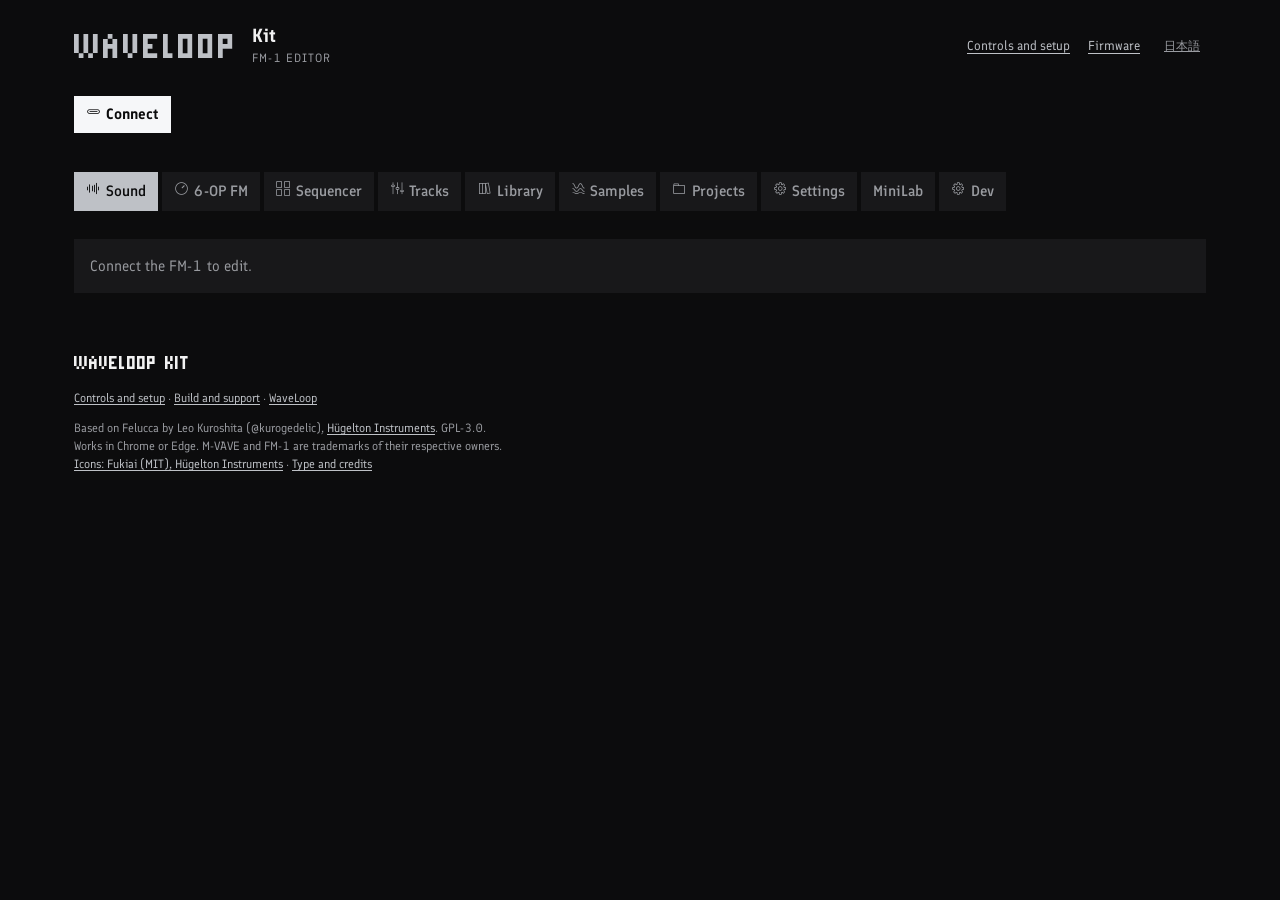
<file: webapp/editor/index.html>
<!doctype html>
<!-- SPDX-License-Identifier: GPL-3.0-only
     Copyright (C) 2026 Leo Kuroshita (@kurogedelic), Hügelton Instruments -->
<!-- Sample input recording and waveform trimming adapted from Andrea (@andreahaku), PR #29.
     Felucca web editor. Protocol: EDITOR_PROTOCOL.md.
     Add ?mock=1 to the URL to use a built-in simulated device. -->
<html lang="ja" data-theme="dark">
<head>
<meta charset="utf-8">
<meta name="viewport" content="width=device-width, initial-scale=1">
<title>WaveLoop Kit Editor</title>
<meta name="description" content="Shape sounds, sequence tracks and build your setlist with WaveLoop Kit.">
<link rel="stylesheet" href="brand/ultrakit.css">
<link rel="stylesheet" href="brand/cursor.css">
<style>
  @font-face { font-family: "Micro 5"; src: url("brand/Micro5-Regular.woff2") format("woff2"); font-display: swap; }
  @font-face { font-family: "Finlandica"; src: url("brand/Finlandica.woff2") format("woff2"); font-weight: 400 700; font-display: swap; }
  @font-face { font-family: "Inconsolata"; src: url("brand/Inconsolata-Regular.woff2") format("woff2"); font-display: swap; }
  /* Fukiai: Hügelton Instruments' icon font (MIT, FUKIAI-LICENSE.txt). Icons are text in .ic spans;
     they stay hidden until the face has loaded (html.fk), so a missing font never shows boxes. */
  @font-face { font-family: "Fukiai"; src: url("fukiai.ttf") format("truetype"); font-display: block; unicode-range: U+EA00-EB09; }
  /* UltraKit silver: every colour, face and timing below comes from brand/ultrakit.css (--uk-*). */
  :root { --bg: var(--uk-ground); --fg: var(--uk-text);
    --dim: color-mix(in srgb, var(--uk-primary) 45%, var(--uk-muted));
    --line: var(--uk-primary-dim); --panel: var(--uk-surface); --well: var(--uk-ground);
    --control: color-mix(in srgb, var(--uk-primary-dim) 55%, var(--uk-surface));
    --accent: var(--uk-primary); --lit: var(--uk-primary-top); --lit-hover: var(--uk-primary-hi);
    --on-accent: var(--uk-ground); --focus: var(--uk-primary-top); color-scheme: dark; }
  @media (prefers-color-scheme: light) {
    :root[data-theme="system"] { --bg: var(--uk-foam); --fg: var(--uk-ground); --dim: var(--uk-primary-dim);
      --line: var(--uk-muted); --panel: var(--uk-primary-top); --well: var(--uk-primary-hi);
      --control: var(--uk-primary); --accent: var(--uk-ground); --lit: var(--uk-ground); --lit-hover: var(--uk-surface);
      --on-accent: var(--uk-foam); --focus: var(--uk-ground); color-scheme: light; }
  }
  :root[data-theme="light"] { --bg: var(--uk-foam); --fg: var(--uk-ground); --dim: var(--uk-primary-dim);
    --line: var(--uk-muted); --panel: var(--uk-primary-top); --well: var(--uk-primary-hi);
    --control: var(--uk-primary); --accent: var(--uk-ground); --lit: var(--uk-ground); --lit-hover: var(--uk-surface);
    --on-accent: var(--uk-foam); --focus: var(--uk-ground); color-scheme: light; }
  *, *::before, *::after { box-sizing: border-box; border-radius: 0; }
  :focus-visible { outline: 2px solid var(--focus); outline-offset: 3px; }
  html { scroll-padding-top: 180px; }
  body { margin: 0; background: var(--bg); color: var(--fg);
         font: 15px/1.5 var(--uk-font-body);
         font-variant-numeric: tabular-nums; }
  main { max-width: 1180px; margin: 0 auto; padding: 24px; }
  h1 { font-size: 18px; font-weight: 600; margin: 0 0 8px; }
  h2 { font-size: 17px; font-weight: 600; margin: 0 0 12px; }
  h3 { font-size: 13px; font-weight: 400; color: var(--dim); margin: 8px 0 0; }
  a { color: var(--accent); text-underline-offset: .2em; }
  .lang { float: right; font-size: 12px; color: var(--dim); text-decoration: underline; background: none; padding: 0; }
  button { font: inherit; font-weight: 500; background: var(--control); color: var(--fg); border: 0; padding: 7px 12px; cursor: pointer; }
  button:not(:disabled):hover { background: color-mix(in srgb, var(--accent) 18%, var(--control)); }
  button:disabled { opacity: .3; cursor: default; }
  button.lang { color: var(--dim); background: none; }
  select, input[type=text], input[type=number], input[type=search] {
    font: inherit; color: var(--fg); background: var(--control); border: 0; padding: 5px 7px; border-radius: 0; }
  input[type=range] { width: 100%; margin: 0; accent-color: var(--accent); }
  input[type=checkbox] { accent-color: var(--accent); margin: 0; }
  .bar { display: flex; flex-wrap: wrap; gap: 6px 12px; align-items: center; margin: 0 0 8px; }
  .dim { color: var(--dim); }
  #status { min-height: 1.5em; color: var(--dim); font-size: 13px; }
  section { margin: 12px 0; }
  .groups { columns: 290px; column-gap: 16px; }
  .group { break-inside: avoid; margin: 0 0 16px; padding: 16px; background: var(--panel); }
  .row { display: grid; grid-template-columns: 50px minmax(0, 1fr) 70px; gap: 8px; align-items: center; min-height: 32px; }
  .row .v { text-align: right; white-space: nowrap; font-family: var(--uk-font-mono); }
  .row select { width: 100%; }
  .browser { display: flex; flex-wrap: wrap; gap: 12px; align-items: flex-start; }
  .browser select[size] { min-width: 150px; }
  .slots { display: grid; grid-template-columns: auto auto auto auto; gap: 3px 8px; align-items: center; justify-content: start; }
  table { border-collapse: collapse; }
  th { font-weight: 400; color: var(--dim); text-align: left; padding: 0 6px 2px 0; }
  td { padding: 1px 6px 1px 0; }
  td.i { color: var(--dim); text-align: right; }
  #steps input[type=text] { width: 120px; }
  #steps input[type=number] { width: 48px; }
  #steps .bad { background: color-mix(in srgb, var(--uk-record) 30%, var(--control)); text-decoration: underline wavy; }
  .fm6ops { overflow-x: auto; }
  .fm6ops td, .fm6ops th { padding: 0 2px; }
  input.fm6n { width: 3.2em; }
  #steps tr.off td { color: var(--dim); }
  .stepcols { columns: 470px; column-gap: 24px; }
  .stepcols table { break-inside: avoid; }
  @media (max-width: 600px) {
    .stepcols { columns: auto; overflow-x: auto; }
    #steps input[type=text] { width: 84px; }
    #steps input[type=number] { width: 42px; }
    #steps th, #steps td { padding-right: 3px; }
  }
  .smp { margin: 0 0 14px; padding: 6px 0 0; }
  .smp.over { background: color-mix(in srgb, var(--accent) 18%, var(--panel)); }
  .smp .head { display: flex; flex-wrap: wrap; gap: 4px 12px; align-items: center; }
  .smp .head b { font-weight: 600; min-width: 40px; }
  .smp canvas.trim { width: 100%; height: 56px; display: block; touch-action: none; cursor: ew-resize; }
  .smp progress.rec { width: 120px; }
  .smp progress { width: 160px; height: 6px; accent-color: var(--fg); }
  .smp table { margin: 4px 0; }
  .smp input.name { width: 80px; text-transform: uppercase; }
  .smp input.root { width: 48px; }
  .smp .bad { text-decoration: underline wavy; }
  footer { margin-top: 36px; padding: 20px 0; font-size: 12px; color: var(--dim); }
  footer .footer-brand { color: var(--fg); font: 28px/1 var(--uk-font-brand); margin-bottom: 10px; }
  .row.pushed .v { font-weight: 600; }
  .row.modrow { grid-template-columns: 16px 1fr 1fr 1fr 52px; }
  /* librarian: local library and the device's user bank side by side, stacked on a phone */
  .libcols { display: grid; grid-template-columns: repeat(auto-fit, minmax(min(100%, 340px), 1fr)); gap: 8px 24px; margin-top: 6px; }
  .libcols > div { min-width: 0; }
  .libcols .bar input[type=search] { flex: 1 1 120px; min-width: 0; }
  .list { height: 260px; overflow: auto; border: 1px solid var(--line); resize: vertical; }
  .list table { width: 100%; table-layout: fixed; }
  .list th { position: sticky; top: 0; background: var(--bg); padding: 1px 6px; }
  .list td { padding: 1px 6px; white-space: nowrap; overflow: hidden; text-overflow: ellipsis; }
  .list tr[data-id], .list tr[data-slot] { cursor: pointer; }
  .list tr.sel td { background: var(--fg); color: var(--bg); }
  .list tr.empty td { color: var(--dim); }
  .list tr.over td { background: color-mix(in srgb, var(--accent) 30%, var(--well)); }
  .list.over { background: color-mix(in srgb, var(--accent) 14%, var(--well)); }
  .list .none { padding: 6px; color: var(--dim); }
  .list col.n { width: 40px; } .list col.e { width: 72px; } .list col.d { width: 78px; }
  .ic { font-family: "Fukiai"; font-style: normal; font-weight: 400; font-synthesis: none; line-height: 1; margin-right: .3em; }
  html:not(.fk) .ic { display: none; }
  /* wave choices: a page-drawn picker so the options can carry an icon (Chrome 135+); native menus get words only */
  @supports (appearance: base-select) {
    select.wave, select.wave::picker(select) { appearance: base-select; }
    select.wave { padding: 1px 3px; min-block-size: 0; border: 0; border-radius: 0; background: var(--control); color: var(--fg); }
    select.wave > button { font: inherit; background: none; color: inherit; padding: 0; text-align: start; }
    select.wave::picker(select) { border: 0; background: var(--control); color: var(--fg); padding: 0; }
    select.wave option { padding: 1px 6px; min-block-size: 0; }
    select.wave option:checked { font-weight: 600; }
    select.wave option:hover, select.wave option:focus-visible { background: var(--accent); color: var(--on-accent); }
    select.wave option::checkmark { display: none; }
  }
  /* tabs: a wrapping row of plain buttons, the open one inverted; header stays at the top on wide screens */
  .top { position: sticky; top: 0; z-index: 5; background: var(--bg); padding: 12px 0 0; }
  @media (max-width: 600px) { .top { position: static; } }
  .tabs { display: flex; flex-wrap: wrap; gap: 4px; margin: 12px 0 0; padding-bottom: 12px; }
  .tabs button { background: var(--panel); color: var(--dim); padding: 8px 12px; white-space: nowrap; }
  .tabs button:hover { color: var(--fg); }
  .tabs button[aria-selected="true"] { background: var(--accent); color: var(--on-accent); }
  .trackbar { display: flex; flex-wrap: wrap; gap: 8px 12px; align-items: center; padding: 0 0 12px; }
  .seg { display: inline-flex; flex-wrap: wrap; }
  .seg { gap: 4px; }
  .seg button, button.tog { background: var(--control); color: var(--fg); border: 0; padding: 5px 12px; }
  .seg button[aria-pressed="true"], button.tog[aria-pressed="true"] { background: var(--accent); color: var(--on-accent); }
  .panel { margin: 16px 0; }
  .settings-brand { margin-bottom: 20px; padding: 24px; background: var(--panel); }
  .settings-brand h2 { font: 38px/1 var(--uk-font-brand); letter-spacing: .02em; margin-bottom: 10px; }
  .settings-brand h2 span { color: var(--dim); font-weight: 400; }
  .settings-brand p { margin: 0 0 10px; }
  .settings-brand .bar { margin: 0; }
  .appearance { display: flex; flex-wrap: wrap; gap: 10px; align-items: center; margin-top: 20px; }
  .hint { margin: 16px 0; padding: 16px; background: var(--panel); color: var(--dim); }
  /* sequencer: a step grid over the selected track (16 per row, 8 on a phone) */
  .grid { display: grid; grid-template-columns: repeat(16, minmax(0, 1fr)); gap: 2px; margin: 6px 0 12px; }
  @media (max-width: 600px) { .grid { grid-template-columns: repeat(8, minmax(0, 1fr)); } }
  .grid button { background: var(--bg); color: var(--fg); border: 1px solid var(--line); padding: 2px; min-width: 0; height: 52px;
                 display: flex; flex-direction: column; justify-content: flex-start; gap: 1px; text-align: left; overflow: hidden; font-size: 10px; line-height: 1.15; }
  .grid button .n { color: var(--dim); }
  .grid button .x { overflow: hidden; overflow-wrap: anywhere; flex: 1; }
  .grid button.on { background: var(--fg); color: var(--bg); border-color: var(--fg); }
  .grid button.on .n { color: inherit; opacity: .6; }
  .grid button.acc .x { font-weight: 700; }
  .grid button.tie { border-style: dashed; border-color: var(--fg); }
  .grid button.beat { border-left-color: var(--fg); }
  #steps tr.hl td { background: color-mix(in srgb, var(--accent) 22%, var(--panel)); }
  /* mixer: four channel strips as on the device's TRACKS page */
  .mixer { display: grid; grid-template-columns: repeat(4, minmax(0, 1fr)); gap: 8px; max-width: 640px; margin: 6px 0; }
  .strip { background: var(--panel); padding: 14px 8px; display: flex; flex-direction: column; align-items: center; gap: 10px; min-width: 0; }
  .strip.sel { background: color-mix(in srgb, var(--accent) 12%, var(--panel)); }
  .strip .num { font-size: 18px; font-weight: 600; line-height: 1; }
  .strip .snd { font-size: 11px; line-height: 1.3; width: 100%; text-align: center; overflow-wrap: anywhere; min-height: 2.6em; }
  .strip .rec { font-size: 11px; color: var(--dim); }
  .strip .rec.on { color: var(--uk-record); font-weight: 600; }
  .strip .rec:not(.on) .ic { visibility: hidden; }
  .strip input.fader { writing-mode: vertical-lr; direction: rtl; width: 28px; height: 150px; }
  .strip .v { font-size: 11px; white-space: nowrap; }
  .strip .pan { width: 100%; }
  .strip.muted .fader, .strip.muted .lv { opacity: .35; }
  .strip button { width: 100%; padding: 1px 2px; white-space: nowrap; overflow: hidden; text-overflow: ellipsis; }
  .strip button.selb:disabled { opacity: 1; background: none; color: var(--dim); }
  #sysinfo th { padding-right: 16px; }
  .masthead { display: flex; flex-wrap: wrap; gap: 16px 28px; align-items: center; justify-content: space-between; margin-bottom: 16px; }
  .identity { display: flex; gap: 14px; align-items: center; }
  .wordmark { font: 52px/.85 var(--uk-font-brand); text-transform: uppercase; letter-spacing: .02em; text-decoration: none; }
  .product-name { display: grid; gap: 2px; }
  .product-name h1 { margin: 0; font: 600 19px/1.2 var(--uk-font-body); }
  .product-name p { margin: 0; color: var(--dim); font-size: 12px; letter-spacing: .08em; text-transform: uppercase; }
  .masthead nav { display: flex; align-items: center; gap: 18px; font-size: 13px; }
  .masthead .lang { float: none; padding: 6px; }
  #connect { background: var(--lit); color: var(--on-accent); font-weight: 600; }
  #connect:not(:disabled):hover { background: var(--lit-hover); }
  #version, #live, #mock { font: 13px/1.5 var(--uk-font-mono); }
  #mock { color: var(--accent); }
  .browser { background: var(--panel); padding: 16px; margin-bottom: 16px; }
  .browser > label { display: grid; gap: 8px; }
  .browser > label > br { display: none; }
  .browser select[size] { min-width: 190px; background: var(--well); padding: 6px; }
  .browser select option { padding: 4px 8px; }
  #p-minilab table { width: 100%; font-size: 14px; }
  #p-minilab td { padding: 7px 8px 7px 0; vertical-align: top; }
  #p-minilab th { padding-bottom: 8px; }
  .libcols > div, #steps, #slots, #setlist-panel, #backup-panel, .smp { background: var(--panel); padding: 16px; }
  .list, .list th { background: var(--well); border: 0; }
  .list tr.sel td { background: var(--accent); color: var(--on-accent); }
  .list.over { background: color-mix(in srgb, var(--accent) 14%, var(--well)); }
  .grid button { background: var(--control); border: 0; height: 58px; padding: 5px; }
  .grid button.on { background: var(--accent); color: var(--on-accent); }
  .grid button.tie { background: color-mix(in srgb, var(--accent) 45%, var(--control)); }
  .grid button.beat:not(.on) { background: color-mix(in srgb, var(--accent) 12%, var(--control)); }
  @media (max-width: 600px) {
    main { padding: 16px 12px; }
    .masthead { gap: 18px; }
    .masthead nav { width: 100%; justify-content: space-between; gap: 12px; }
    .wordmark { font-size: 46px; }
    .tabs { gap: 4px; }
    .tabs button { flex: 1 0 auto; padding: 8px 10px; }
    .groups { columns: auto; }
    .group, .settings-brand { padding: 16px; }
    .browser { gap: 16px; }
    .browser > label { flex: 1 1 120px; min-width: 0; }
    .browser select[size] { min-width: 0; width: 100%; }
    .row { grid-template-columns: 46px minmax(0, 1fr) 66px; gap: 6px; }
    .strip { padding: 10px 5px; }
    .slots { grid-template-columns: auto minmax(0, 1fr) auto auto; gap: 6px; }
  }
  /* the arrival: a panel switches on cell by cell (keyframes built from --uk-dither-* by the page script) */
  .panel.arrive { animation: uk-dither calc(var(--uk-dither-step) * var(--uk-dither-levels)) steps(1, end);
    -webkit-mask-size: calc(var(--uk-dither-cell) * 4) calc(var(--uk-dither-cell) * 4); mask-size: calc(var(--uk-dither-cell) * 4) calc(var(--uk-dither-cell) * 4); }
  @media (prefers-reduced-motion: reduce) { .panel.arrive { animation: none; } }
  [hidden] { display: none !important; }
</style>
</head>
<body>
<main>
  <div class="masthead">
    <div class="identity">
      <a class="wordmark" href="../../mod/" aria-label="WaveLoop Kit home">WaveLoop</a>
      <div class="product-name"><h1>Kit</h1><p data-t="editorTitle"></p></div>
    </div>
    <nav aria-label="WaveLoop"><a href="../../mod/" data-t="settingsGuide"></a>
      <a href="../installer/" data-t="installer"></a><button class="lang" id="lang"></button></nav>
  </div>
  <!-- always visible: connection, version, sync mode, the tabs and (Sound / Sequencer / Tracks) the track selector -->
  <header class="top">
    <div class="bar">
      <button id="connect" data-t="connect" data-ic="port_usb_c"></button>
      <span id="version" class="dim"></span>
      <span id="live" class="dim"></span>
      <span id="mock" class="dim" hidden data-t="mock"></span>
    </div>
    <div id="status" role="status" aria-live="polite"></div>
    <nav class="tabs" id="tabs" role="tablist">
      <button role="tab" data-tab="sound" data-t="sound" data-ic="symbol_audio"></button>
      <button role="tab" data-tab="fm6" data-t="tabFm6" data-ic="ui_knob"></button>
      <button role="tab" data-tab="sequencer" data-t="tabSeq" data-ic="symbol_grid"></button>
      <button role="tab" data-tab="tracks" data-t="tabTracks" data-ic="ui_slider_vertical"></button>
      <button role="tab" data-tab="library" data-t="library" data-ic="symbol_books"></button>
      <button role="tab" data-tab="samples" data-t="samples" data-ic="symbol_waves"></button>
      <button role="tab" data-tab="projects" data-t="projects" data-ic="symbol_folder"></button>
      <button role="tab" data-tab="settings" data-t="tabSettings" data-ic="symbol_cog"></button>
      <button role="tab" data-tab="minilab">MiniLab</button>
      <button role="tab" data-tab="dev" data-t="tabDev" data-ic="symbol_cog"></button>
    </nav>
    <div class="trackbar" id="trackbar" hidden><span class="dim" data-t="track"></span><span class="seg" id="trackbtns" role="group"></span></div>
  </header>
  <p class="hint" id="hint" hidden></p>

  <section class="panel" id="p-sound" data-tab="sound" data-dev hidden>
    <div class="browser" id="browser">
      <label><span data-t="engine"></span><br><select id="engine"></select></label>
      <label><span data-t="presets"></span><br><select id="preset" size="8"></select></label>
      <div>
        <p class="bar"><button id="init" data-t="initSound"></button>
          <button id="factlib" data-t="factoryToLib" data-ic="symbol_folder"></button></p>
        <p class="bar"><button id="savefile" data-t="saveFile" data-ic="symbol_download"></button>
          <button id="loadfile" data-t="loadFile" data-ic="symbol_upload"></button>
          <input type="file" id="file" accept=".json,application/json" hidden></p>
      </div>
    </div>
    <p class="dim" id="ctlhelp" data-t="ctlHelp"></p>
    <div class="groups" id="groups"></div>
  </section>

  <section class="panel" id="p-fm6" data-tab="fm6" data-dev hidden>
    <p class="dim" data-t="fm6Help"></p>
    <div class="group">
      <h2 data-t="fm6Source" data-ic="symbol_folder"></h2>
      <p class="bar"><label><span data-t="track"></span> <select id="fm6trk"></select></label>
        <button id="fm6read" data-t="fm6ReadBtn"></button> <button id="fm6send" data-t="fm6SendBtn"></button>
        <label><input type="checkbox" id="fm6live"> <span data-t="fm6Live"></span></label></p>
      <p class="bar"><button id="fm6import" data-t="fm6Import" data-ic="symbol_upload"></button>
        <input type="file" id="fm6file" accept=".syx,.SYX,.bin,application/octet-stream" hidden>
        <button id="fm6export" data-t="fm6Export" data-ic="symbol_download"></button>
        <button id="fm6init" data-t="fm6Init"></button></p>
      <div id="fm6imported"></div>
      <p class="bar"><label><span data-t="fm6Factories"></span> <select id="fm6slot"></select></label>
        <button id="fm6load" data-t="load"></button></p>
      <p class="dim" id="fm6keep" data-t="fm6Keep"></p>
    </div>
    <div class="group">
      <h2 data-t="fm6Voice" data-ic="ui_knob"></h2>
      <div id="fm6voice"></div>
    </div>
    <div class="group">
      <h2 data-t="fm6Ops" data-ic="function_env_adsr_exp"></h2>
      <div id="fm6ops"></div>
    </div>
  </section>

  <section class="panel" id="p-sequencer" data-tab="sequencer" data-dev hidden>
    <div class="groups" id="seqgroups"></div>
    <div id="steps">
      <h2 data-t="steps" data-ic="note_eight"></h2>
      <p class="bar"><button id="reloadsteps" data-t="reload" data-ic="control_arrow_loop"></button>
        <button id="clearseq" data-t="clearSeq" data-ic="symbol_trash"></button>
        <span class="dim" id="noteshelp"></span></p>
      <div class="grid" id="stepgrid"></div>
      <div class="stepcols" id="steptables"></div>
    </div>
    <div id="motion-panel" hidden style="margin-top:16px">
      <h2 data-t="motion"></h2>
      <p class="bar"><label><input id="motion-on" type="checkbox"> <span data-t="motionOn"></span></label>
        <button id="motion-clear" data-t="motionClear"></button><span id="motion-count" class="dim"></span></p>
      <table id="motion-rows"></table>
    </div>
  </section>

  <section class="panel" id="p-tracks" data-tab="tracks" data-dev hidden>
    <h2 data-t="mixer" data-ic="ui_slider_vertical"></h2>
    <div class="mixer" id="mixer"></div>
    <p class="dim" data-t="mixHelp"></p>
  </section>

  <!-- works without a device too (the device bank shows while connected) -->
  <section class="panel" id="p-library" data-tab="library" hidden>
    <div class="group" id="device-presets" hidden>
      <h2 data-t="devicePresets"></h2>
      <p class="dim" data-t="deviceFavHelp"></p>
      <label><span data-t="deviceList"></span> <select id="device-filter"></select></label>
      <div class="list" id="device-preset-list" style="margin-top:8px"></div>
    </div>
    <div class="libcols" id="libsec">
      <div id="libpane">
        <h2 data-t="library" data-ic="symbol_books"></h2>
        <div class="bar">
          <input type="search" id="libq" spellcheck="false">
          <select id="libeng"></select>
          <select id="libtag"></select>
          <select id="libsort"></select>
        </div>
        <div class="list" id="liblist"></div>
        <p class="bar" style="margin-top:6px">
          <button id="libaud" data-t="audition" data-ic="symbol_audio"></button>
          <button id="libput" data-t="toSlot" data-ic="symbol_upload"></button>
          <button id="libren" data-t="rename"></button>
          <button id="libtags" data-t="tags"></button>
          <button id="libdup" data-t="duplicate"></button>
          <button id="libdel" data-t="delete" data-ic="symbol_trash"></button>
          <button id="libexp1" data-t="exportPatch" data-ic="symbol_download"></button>
        </p>
        <p class="bar">
          <button id="libsave" data-t="saveToLib" data-ic="port_disk"></button>
          <button id="libimport" data-t="import" data-ic="symbol_upload"></button>
          <button id="libexport" data-t="exportLib" data-ic="symbol_download"></button>
          <input type="file" id="libfile" accept=".json,application/json" multiple hidden>
          <span class="dim" id="libcount"></span>
        </p>
      </div>
      <div>
        <h2 data-t="bank" data-ic="port_disk"></h2>
        <p class="dim" id="bankhint"></p>
        <div id="bankpane" hidden>
          <div class="bar"><b id="bankhead"></b></div>
          <div class="list" id="banklist"></div>
          <p class="bar" style="margin-top:6px">
            <button id="bkload" data-t="bankLoad" data-ic="symbol_folder_open"></button>
            <button id="bkstore" data-t="bankStore" data-ic="port_disk"></button>
            <button id="bkget" data-t="bankGet" data-ic="symbol_download"></button>
            <button id="bkerase" data-t="erase" data-ic="symbol_trash"></button>
          </p>
          <p class="bar">
            <button id="bkrefresh" data-t="reload" data-ic="control_arrow_loop"></button>
            <button id="bkexport" data-t="exportBank" data-ic="symbol_download"></button>
            <span class="dim" data-t="dndHelp"></span>
          </p>
        </div>
      </div>
    </div>
  </section>

  <section class="panel" id="p-samples" data-tab="samples" data-dev hidden>
    <h2 data-t="samples" data-ic="symbol_waves"></h2>
    <p class="dim" data-t="smpHelp"></p>
    <div id="smpslots"></div>
  </section>

  <section class="panel" id="p-projects" data-tab="projects" data-dev hidden>
    <h2 data-t="projects" data-ic="symbol_folder"></h2>
    <p class="dim" data-t="projHelp"></p>
      <div id="setlist-panel" hidden>
        <h2>Setlist · 12 songs</h2>
        <p class="dim">Each song keeps its tempo, sounds and sequences. Stop, then load. Edits and order autosave after five seconds of silence.</p>
        <div id="setlist-rows"></div>
        <p id="setlist-status" role="status"></p>
      </div>

    <div class="slots" id="slots"></div>
    <div id="backup-panel" style="margin-top:16px">
      <h2 data-t="backupTitle"></h2>
      <p class="bar"><button id="backup-export" data-t="backupExport"></button>
        <button id="backup-import" data-t="backupImport"></button><input id="backup-file" type="file" accept=".json,application/json" hidden></p>
      <p class="dim" id="backup-help"></p>
    </div>
    <div class="group" id="songchain" hidden style="margin-top:16px">
      <h2 data-t="songTitle"></h2>
      <p class="dim" data-t="songHelp"></p>
      <p class="bar"><button id="songplay"></button><button id="songadd" data-t="songAdd"></button>
        <button id="songremove" data-t="songRemove"></button><span id="songstatus" aria-live="polite"></span></p>
      <div id="songrows"></div>
    </div>
  </section>

  <section class="panel" id="p-settings" data-tab="settings" hidden>
    <div class="settings-brand">
      <h2>WaveLoop <span>Kit</span></h2>
      <p class="dim" data-t="settingsBrand"></p>
      <nav class="bar" aria-label="WaveLoop Kit">
        <a href="../../mod/" data-t="settingsGuide"></a>
        <a href="#minilab" data-t="settingsMappings"></a>
        <a href="../../admin/" data-t="settingsSupport"></a>
      </nav>
      <label class="appearance"><span data-t="appearance"></span><select id="appearance">
        <option value="dark" data-t="appearanceDark"></option>
        <option value="light" data-t="appearanceLight"></option>
        <option value="system" data-t="appearanceSystem"></option>
      </select></label>
    </div>
    <div id="settings-device" hidden>
      <div class="groups" id="setgroups"></div>
      <div class="group" id="device-display" hidden style="margin-top:12px">
        <h2 data-t="deviceDisplay"></h2>
        <p class="dim" data-t="deviceDisplayHelp"></p>
        <div id="device-display-controls"></div>
      </div>
    </div>
  </section>

  <section class="panel" id="p-minilab" data-tab="minilab" hidden>
    <h2>MiniLab 3 mappings</h2>
    <p>WaveLoop Kit · midi23. Select the Felucca User preset.</p>
    <p><strong>Hold the Alt button (cyan A-bank pad 1).</strong> Release it for the normal layer.</p>
    <div class="groups">
      <div class="group"><h2>Normal knobs</h2><table>
        <thead><tr><th>Control</th><th>Synth</th><th>Drums</th></tr></thead>
        <tbody><tr><td>Top 1</td><td>Master DJ filter</td><td>Master DJ filter</td></tr>
        <tr><td>Top 2–4</td><td>EDIT 2–4</td><td>Pan / reverb / delay</td></tr>
        <tr><td>Bottom 5–7</td><td>HOME 1–3</td><td>Pitch / tone / decay</td></tr>
        <tr><td>Bottom 8</td><td>LFO speed</td><td>Drum volume</td></tr></tbody>
      </table><p class="dim">Knobs follow the keyboard MIDI channel. Drum controls follow the last drum played.</p></div>
      <div class="group"><h2>Alt + knobs</h2><table>
        <thead><tr><th>Control</th><th>Synth</th><th>FM6</th></tr></thead><tbody>
        <tr><td>Top 1</td><td>Cutoff LFO rate</td><td>Brightness LFO rate</td></tr>
        <tr><td>Top 2</td><td>Cutoff LFO amount</td><td>Brightness LFO amount</td></tr>
        <tr><td>Top 3</td><td colspan="2">LFO shape</td></tr>
        <tr><td>Top 4</td><td colspan="2">Unassigned</td></tr>
        <tr><td>Bottom 5</td><td>Attack</td><td>Algorithm</td></tr>
        <tr><td>Bottom 6</td><td>Decay</td><td>Feedback</td></tr>
        <tr><td>Bottom 7</td><td>Sustain</td><td>Modulator ratio</td></tr>
        <tr><td>Bottom 8</td><td>Release</td><td>Mod envelope time</td></tr>
      </tbody></table><p class="dim">Edits follow the keyboard MIDI channel. LFO rate and shape also affect vibrato. Amount: centre = off; left reverses the motion.</p><p class="dim">Shapes: sine, triangle, saw, square, sample-and-hold.</p><p class="dim">LFO destination varies by engine; WHEEL ignores the amount. FM6 envelope time: higher = longer. DRUM knobs with Alt are unassigned.</p></div>
      <div class="group"><h2>Faders</h2><table><tbody>
        <tr><td>1–4</td><td>Track 1–4 volume</td></tr>
        <tr><td>Alt + 1–4</td><td>Track 1–4 delay + reverb</td></tr>
      </tbody></table></div>
      <div class="group"><h2>A-bank pads</h2><table><thead><tr><th>Pad</th><th>Normal</th><th>Alt</th></tr></thead><tbody>
        <tr><td>1</td><td>Alt (hold)</td><td>—</td></tr>
        <tr><td>2</td><td>Repeat 1/16</td><td>Unassigned</td></tr>
        <tr><td>3</td><td>Repeat 1/32</td><td>Unassigned</td></tr>
        <tr><td>4</td><td>Reverse</td><td>Unassigned</td></tr>
        <tr><td>5</td><td>Tape stop</td><td>Unassigned</td></tr>
        <tr><td>6</td><td>Freeze</td><td>Unassigned</td></tr>
        <tr><td>7</td><td>Octave up</td><td>Unassigned</td></tr>
        <tr><td>8</td><td>Octave down</td><td>Tap tempo</td></tr>
      </tbody></table><p class="dim">Effects engage while held.</p></div>
      <div class="group"><h2>Encoder and keyboard</h2><table><tbody>
        <tr><td>Turn</td><td>Previous / next patch</td></tr>
        <tr><td>Arturia Shift + turn</td><td>Previous / next engine</td></tr>
        <tr><td>Click</td><td>Next displayed track</td></tr>
        <tr><td>Mod strip</td><td>Pitch vibrato</td></tr>
        <tr><td>Arturia Shift + MIDI CH key</td><td>Select keyboard channel / track</td></tr>
      </tbody></table></div>
      <div class="group"><h2>B-bank pads</h2><table><tbody>
        <tr><td>1 / 2</td><td>Previous / next song</td></tr>
        <tr><td>3 / 4</td><td>Notes</td></tr>
        <tr><td>5 / 6 / 7 / 8</td><td>Stop / play / record / tap tempo</td></tr>
      </tbody></table><p class="dim">Arturia Shift + pad 2 switches pad banks. Record uses the displayed track.</p></div>
    </div>
    <p><a href="../../mod/">Firmware and controller setup</a></p>
  </section>

  <section class="panel" id="p-dev" data-tab="dev" hidden>
    <h2 data-t="devTitle"></h2>
    <p class="bar"><button id="dev-refresh" data-t="devRefresh"></button><button id="dev-export" data-t="devExport"></button></p>
    <p id="dev-status" class="dim" role="status" aria-live="polite"></p>
    <div id="dev-meters" class="groups"></div>
    <div class="group" style="margin-top:12px"><h2 data-t="system"></h2><table id="sysinfo"></table></div>
    <div class="group" style="margin-top:12px"><h2 data-t="devCounters"></h2><table id="dev-counters"></table></div>
    <p class="dim" data-t="devHelp"></p>
  </section>

  <footer><div class="footer-brand">WAVELOOP KIT</div>
    <p><a href="../../mod/" data-t="settingsGuide"></a> · <a href="../../admin/" data-t="settingsSupport"></a> · <a href="https://waveloop.app">WaveLoop</a></p>
    Based on Felucca by Leo Kuroshita (@kurogedelic), <a href="https://hugelton.com" target="_blank" rel="noopener">Hügelton Instruments</a>. GPL-3.0.<br>
    <span data-t="foot"></span> M-VAVE and FM-1 are trademarks of their respective owners.<br>
    <a href="FUKIAI-LICENSE.txt" data-t="iconsCredit"></a> · <a href="../../admin/#editor-brand" data-t="brandCredits"></a></footer>
</main>
<script>
"use strict";
/*PROTO-BEGIN*/
/* ---------------------------------------------------------------- protocol --- */
const HDR = [0x7D, 0x46, 0x4C];
const CMD = { INFO: 1, GET: 2, SET: 3, DUMP: 4, DESC: 5, STEP_GET: 6, STEP_SET: 7, PRESET: 8, PROJECT: 9, NAMES: 10,
  SMP_BEGIN: 11, SMP_WRITE: 12, SMP_END: 13, SMP_ERASE: 14, SMP_INFO: 15,
  UP_LIST: 16, UP_GET: 17, UP_PUT: 18, UP_STORE: 19, UP_LOAD: 20, UP_ERASE: 21,
  WATCH: 22, CHANGED: 23, RELOAD: 24, PING: 25, STEP_CHANGED: 26,
  TRACK: 27, TRACK_MIX: 28, TRACK_DUMP: 29, TRACK_STEP: 30,
  TRACK_PARAM: 31, TRACK_CHANGED: 32, SONG: 33,
  UI_STATE: 34, UI_SET: 35, UI_PALETTES: 36, FAV_GET: 37, FAV_SET: 38,
  SETLIST: 74, DIAG: 75, MOTION: 64, BACKUP_LIST: 65, BACKUP_GET: 66, BACKUP_PUT: 67,
  FM6_GET: 68, FM6_PUT: 69, FM6_LIST: 70, FM6_ERASE: 71 };
/* frames the device sends on its own (while WATCH is on); never replies */
const PUSH = new Set([CMD.CHANGED, CMD.RELOAD, CMD.STEP_CHANGED, CMD.TRACK_CHANGED]);
/* user preset bank: name 1..12 printable ASCII, a 16-step pattern of (note, flags 1 acc 2 slide 4 tie) */
const UP = { NAME_MAX: 12, PAT: 16, LIST_MAX: 16 };
const F = { INT: 0, PCT: 1, BIPCT: 2, TIME: 3, LFOHZ: 4, CUTOFF: 5, DB: 6, SEMI: 7, ENUM: 8, BPM: 9, NOTE: 10, ONOFF: 11, OCT: 12, STEPS: 13 };

const v14enc = (v) => { const u = Math.max(-8192, Math.min(8191, Math.round(v))) + 8192; return [u & 0x7F, (u >> 7) & 0x7F]; };
const v14dec = (lo, hi) => (lo | (hi << 7)) - 8192;
function strEnc(s) { const a = []; for (const c of String(s)) a.push(c.charCodeAt(0) & 0x7F); a.push(0); return a; }

/* only ever builds F0 7D 46 4C ... F7 */
function frame(cmd, args = []) {
  for (const b of args) if (!(Number.isInteger(b) && b >= 0 && b <= 0x7F)) throw new Error("bad data byte " + b);
  return [0xF0, ...HDR, cmd & 0x7F, ...args, 0xF7];
}
/* -> {cmd, a} or null when it is not an editor frame */
function unframe(d) {
  if (!d || d.length < 6 || d[0] !== 0xF0 || d[d.length - 1] !== 0xF7) return null;
  if (d[1] !== HDR[0] || d[2] !== HDR[1] || d[3] !== HDR[2]) return null;
  return { cmd: d[4], a: Array.from(d.slice(5, d.length - 1)) };
}

/* the DRUM grid (firmware v5): a step's lane hits and their accents, bit l = lane l. Each lane plays its GM note
   (eng_drum.c DRUM_LANE_NOTE) on any engine; LANE_OF: the lane a GM note 35..81 strikes (drum_lane; others fold
   to their octave of 36..47) */
const LANES = ["KICK", "SNARE", "CLAP", "HATCL", "HATOP", "TOM", "RIM", "BELL"];
const LANE_NOTE = [36, 38, 39, 42, 46, 45, 37, 56];
const LANE_OF = "00612153535455757773777675555555773366336665577";
const LANE_ALIAS = { CONGA: 5, CLAVE: 6, CYM: 7, BD: 0, SD: 1, CP: 2, CH: 3, OH: 4 };
const drumLane = (n) => +LANE_OF[(n >= 35 && n <= 81 ? n : 36 + ((n + 120 - 36) % 12)) - 35];
/* the lanes a step strikes (its hits, its notes on their lanes) and which are accented (step_lanes / step_accents) */
const stepLanes = (s) => (s.time !== 0 ? 0 : s.notes.slice(0, s.n).reduce((m, n) => m | (1 << drumLane(n)), s.hit | 0));
const stepAccents = (s) => (s.flags & 1 ? stepLanes(s) : (s.acc | 0) & stepLanes(s));
/* hits as text, an accent marked ">" ("KICK >SNARE HATCL"), and back: null when a word is not a lane */
const hitsText = (hit, acc) => LANES.map((nm, l) => (hit >> l & 1 ? (acc >> l & 1 ? ">" : "") + nm : "")).filter(Boolean).join(" ");
function parseHits(text) {
  let hit = 0, acc = 0;
  for (const w of String(text).toUpperCase().split(/[\s,]+/).filter(Boolean)) {
    const a = w.startsWith(">"), nm = a ? w.slice(1) : w, l = LANES.includes(nm) ? LANES.indexOf(nm) : LANE_ALIAS[nm];
    if (l == null) return null;
    hit |= 1 << l;
    if (a) acc |= 1 << l;
  }
  return { hit, acc };
}
/* the 3 bytes after a step (v5): hit & 127, acc & 127, bit 7 of each; an older firmware's step has none (0) */
const hitsEnc = (hit, acc) => [hit & 0x7F, acc & 0x7F, (hit >> 7 & 1) | (acc >> 7 & 1) << 1];
function readHits(r, o) {
  o.hit = 0; o.acc = 0;
  if (r.i + 3 <= r.a.length) { const h = r.b(), c = r.b(), x = r.b(); o.hit = h | (x & 1) << 7; o.acc = (c | (x & 2) << 6) & o.hit; }
  o.chance = r.i < r.a.length ? r.b() : 100;
  if (o.chance > 100) throw new Error("Invalid step chance");
  o.ratchet = r.i < r.a.length ? r.b() : 1;       /* RATCH (INFO 52 01): the step's hits 1..4; older firmware: 1 */
  if (o.ratchet < 1 || o.ratchet > 4) throw new Error("Invalid step ratchet");
  return o;
}

class Reader {
  constructor(a) { this.a = a; this.i = 0; }
  b() { if (this.i >= this.a.length) throw new Error("short reply"); return this.a[this.i++]; }
  v() { const lo = this.b(); return v14dec(lo, this.b()); }
  s() { let s = ""; for (;;) { const c = this.b(); if (!c) return s; s += String.fromCharCode(c); } }
}

const parse = {
  [CMD.INFO](a) {
    const r = new Reader(a);
    const o = { version: r.s(), nengines: r.b(), pcount: r.b(), gcount: r.b(), nstep: r.b(), pe0: r.b(), engines: [] };
    for (let i = 0; i < o.nengines; i++) o.engines.push(r.s());
    o.chainRows = 0;
    o.ntrk = r.i < a.length ? r.b() : 0;             /* v3: tracks (0 = older firmware, one instrument) */
    o.uiCaps = 0;
    const trailer = a.slice(r.i);
    if (trailer[0] === 16) o.chainRows = 16;       /* existing v6 SONG capability */
    if (trailer.length >= 4 && trailer[0] === 16 && trailer[1] === 0x55 && trailer[2] === 1)
      o.uiCaps = trailer[3] & 15;                 /* tagged preferences; never interpret old PR bytes as SONG */
    o.motionMax = 0; o.chance = false; o.backupCaps = 0;
    if (o.uiCaps && trailer[4] === 0x4d && trailer[5] === 1 && trailer[6] === 64) {
      o.motionMax = 64; o.chance = trailer[7] === 1;
      if (trailer[8] === 0x42 && trailer[9] === 1) o.backupCaps = trailer[10] & 3;
    }
    o.fm6 = null;                                 /* FM6 patches (cmds 68..71): the factory and bank slot counts */
    o.syncCaps = 0;                               /* live sync: bit 0 WATCH while on keeps pending pushes, bit 1 no RELOAD */
    o.ratchet = 0;                                /* a step's ratchet (STEP_SET's byte after the chance), 0 = none */
    for (const p of [8, 11]) if (o.motionMax && trailer[p] === 0x46 && trailer[p + 1] === 1) {   /* for the editor's */
      o.fm6 = { factory: trailer[p + 2], bank: trailer[p + 3], caps: 0 };                         /* PRESET / G_ENGSEL */
      if (trailer[p + 4] === 0x53 && trailer[p + 5] === 1) o.syncCaps = trailer[p + 6] & 3;
      /* FM6 v2 (1.0.3): bit 0 no bank (SLOT F1..F8, 8 = OWN), bit 1 the user presets carry their patch (target 3) */
      if (trailer[p + 7] === 0x50 && trailer[p + 8] === 1) o.fm6.caps = trailer[p + 9] & 3;
      let r = trailer[p + 7] === 0x50 ? p + 10 : p + 7;                                   /* RATCH after FM6 v2 */
      if (trailer[r] === 0x4E && trailer[r + 1] === 1) r += 3;                            /* and the MENU settings (1.0.4) */
      if (o.syncCaps && trailer[r] === 0x52 && trailer[r + 1] === 1) o.ratchet = trailer[r + 2];   /* RATCH: max hits */
    }
    o.diagVersion = [trailer.slice(-3), trailer.slice(-6,-3)].some(a => a.join(",") === "68,1,1") ? 1 : 0;
    o.setlistCount = trailer.slice(-3).join(",") === "76,1,12" ? 12 : 0;
    return o;
  },
  [CMD.DIAG](a) {
    if (a.length < 3 || a[0] !== 1 || a[1] !== 0 || a.length !== 3 + a[2] * 6) throw Error("Invalid diagnostic reply");
    const fields = {};
    for (let n = 3; n < a.length; n += 6) {
      if (a[n+5] > 15 || Object.hasOwn(fields, a[n])) throw Error("Invalid diagnostic field");
      fields[a[n]] = a.slice(n+1,n+6).reduce((v,b,k) => v + b * 2 ** (7*k), 0);
    }
    return { schema: a[0], fields };
  },
  [CMD.SETLIST](a) {
    const r=new Reader(a),o={rc:r.b(),pick:r.b(),active:r.b(),pending:r.b(),rows:[]};
    for(let i=0;i<12;i++) o.rows.push({id:r.b(),used:r.b(),name:r.s()});
    return o;
  },
  [CMD.UI_STATE](a) {
    const r = new Reader(a), o = { caps: r.b(), palette: r.b(), font: r.b(), monitor: r.b(), filter: r.b() };
    const u28 = () => r.b() | r.b() << 7 | r.b() << 14 | r.b() << 21;
    o.favoriteSig = u28(); o.bankSig = u28(); return o;
  },
  [CMD.UI_SET](a) { const r = new Reader(a); return { rc: r.b(), id: r.b(), value: r.b(), ...parse[CMD.UI_STATE](a.slice(3)) }; },
  [CMD.UI_PALETTES](a) { const r = new Reader(a), n = r.b(); return Array.from({ length: n }, () => r.s()); },
  [CMD.FAV_GET](a) {
    const r = new Reader(a), rc = r.b(); if (rc) return { rc };
    const o = { rc, engine: r.b(), start: r.v(), count: r.b() };
    o.values = Array.from({ length: o.count }, () => !!r.b()); return o;
  },
  [CMD.FAV_SET](a) {
    const r = new Reader(a), rc = r.b();
    return rc === 0 || rc === 3 || rc === 4 ? { rc, engine: r.b(), preset: r.v(), on: !!r.b() } : { rc };
  },
  [CMD.GET](a) { const r = new Reader(a); return { scope: r.b(), id: r.b(), value: r.v() }; },
  [CMD.SET](a) { return parse[CMD.GET](a); },
  /* needs the counts from INFO */
  [CMD.DUMP](a, info) {
    const r = new Reader(a);
    const o = { engine: r.b(), preset: r.b(), p: [], g: [] };
    for (let i = 0; i < info.pcount; i++) o.p.push(r.v());
    for (let i = 0; i < info.gcount; i++) o.g.push(r.v());
    return o;
  },
  [CMD.DESC](a) {
    const r = new Reader(a);
    const o = { scope: r.b(), id: r.b(), fmt: r.b(), min: r.v(), max: r.v(), def: r.v(), label: r.s(), unit: r.s(), names: [] };
    if (o.fmt === F.ENUM) for (let i = 0; i <= o.max - o.min && i < 24; i++) o.names.push(r.s());
    return o;
  },
  [CMD.STEP_GET](a) {
    const r = new Reader(a);
    const o = { index: r.b(), n: r.b(), notes: [r.b(), r.b(), r.b(), r.b()], time: r.b(), flags: r.b(), vel: r.b() };
    return readHits(r, o);
  },
  [CMD.STEP_SET](a) { return parse[CMD.STEP_GET](a); },
  [CMD.PRESET](a) { const r = new Reader(a); return { engine: r.b(), preset: r.b() }; },
  [CMD.PROJECT](a) { const r = new Reader(a); return { op: r.b(), slot: r.b(), used: r.b() }; },
  [CMD.SONG](a) {
    const r = new Reader(a);
    const o = { op: r.b(), rc: r.b(), count: r.b(), playing: r.b(), row: r.b(), remaining: r.b(), rows: [] };
    for (let i = 0; i < o.count; i++) o.rows.push({ slot: r.b(), repeat: r.b() });
    return o;
  },
  [CMD.MOTION](a) {
    const r = new Reader(a), o = { track: r.b(), rc: r.b(), on: !!r.b(), count: r.b(), max: r.b(), events: [] };
    if (o.count > o.max || o.max !== 64 || a.length !== 5 + o.count * 4) throw new Error("Invalid motion reply");
    for (let i = 0; i < o.count; i++) o.events.push({ step: r.b(), param: r.b(), value: r.v() });
    return o;
  },
  [CMD.NAMES](a) {
    const r = new Reader(a);
    const o = { engine: r.b(), names: [] };
    const n = r.b();
    for (let i = 0; i < n; i++) o.names.push(r.s());
    o.titles = [];
    try { o.titles.push(r.s(), r.s()); } catch (e) { o.titles = []; }   /* older firmware: no page titles */
    return o;
  },
  [CMD.SMP_BEGIN](a) { const r = new Reader(a); return { slot: r.b(), rc: r.b() }; },
  [CMD.SMP_WRITE](a) { const r = new Reader(a); return { slot: r.b(), offset: r.b() | (r.b() << 7) | (r.b() << 14), rc: r.b() }; },
  [CMD.SMP_END](a) { return parse[CMD.SMP_BEGIN](a); },
  [CMD.SMP_ERASE](a) { return parse[CMD.SMP_BEGIN](a); },
  [CMD.SMP_INFO](a) {
    const r = new Reader(a);
    const o = { nslots: r.b(), slotKiB: r.b(), slots: [] };
    for (let i = 0; i < o.nslots; i++) o.slots.push({ zones: r.b(), name: r.s(), kib: r.b() });
    return o;
  },
  [CMD.UP_LIST](a) {
    const r = new Reader(a);
    const o = { start: r.b(), count: r.b(), total: r.b(), slots: [] };
    for (let i = 0; i < o.count; i++) o.slots.push({ slot: o.start + i, used: r.b(), engine: r.b(), name: r.s() });
    return o;
  },
  /* needs P_COUNT from INFO */
  [CMD.UP_GET](a, info) {
    const r = new Reader(a);
    const o = { slot: r.b(), used: r.b(), engine: r.b(), name: r.s(), p: [], pattern: [] };
    for (let i = 0; i < info.pcount; i++) o.p.push(r.v());
    for (let i = 0; i < UP.PAT; i++) o.pattern.push([r.b(), r.b()]);
    o.grid = null;                                   /* v5: kind 1 = a drum grid (the pairs its low 7 bits), 16 x hi */
    if (r.i < a.length && r.b() === 1 && r.i + UP.PAT <= a.length) {
      o.grid = o.pattern.map(([h, c]) => { const x = r.b(), hit = h | (x & 1) << 7; return [hit, (c | (x & 2) << 6) & hit]; });
      o.pattern = null;
    }
    return o;
  },
  [CMD.UP_PUT](a) { return parse[CMD.SMP_BEGIN](a); },
  [CMD.UP_STORE](a) { return parse[CMD.SMP_BEGIN](a); },
  [CMD.UP_LOAD](a) { return parse[CMD.SMP_BEGIN](a); },
  [CMD.UP_ERASE](a) { return parse[CMD.SMP_BEGIN](a); },
  [CMD.WATCH](a) { return { on: new Reader(a).b() }; },
  [CMD.CHANGED](a) { return parse[CMD.GET](a); },
  [CMD.RELOAD](a) { const r = new Reader(a); return { engine: r.b(), preset: r.b(), track: r.i < a.length ? r.b() : 0 }; },
  [CMD.PING](a) { return {}; },
  [CMD.STEP_CHANGED](a) { const r = new Reader(a); return { index: r.b(), track: r.i < a.length ? r.b() : 0 }; },
  /* v3: tracks (1.0: four synth parts; earlier firmware: track 4 the drum part, engine byte NENGINES) */
  [CMD.TRACK](a) {
    const r = new Reader(a);
    const o = { sel: r.b(), ntrk: r.b(), tracks: [] };
    for (let i = 0; i < o.ntrk; i++) o.tracks.push({ engine: r.b(), preset: r.b(), level: r.v(), mute: r.b(), armed: r.b() });
    return o;
  },
  [CMD.TRACK_MIX](a) { const r = new Reader(a); return { track: r.b(), level: r.v(), mute: r.b() }; },
  [CMD.TRACK_DUMP](a, info) {
    const r = new Reader(a);
    const o = { track: r.b(), engine: r.b(), preset: r.b(), p: [] };
    for (let i = 0; i < info.pcount; i++) o.p.push(r.v());
    return o;
  },
  [CMD.TRACK_STEP](a) {
    const r = new Reader(a);
    return readHits(r, { track: r.b(), index: r.b(), n: r.b(), notes: [r.b(), r.b(), r.b(), r.b()], time: r.b(), flags: r.b(), vel: r.b() });
  },
  /* v4: a parameter of any track (the selection stays), and its push for a track that is not selected */
  [CMD.TRACK_PARAM](a) { const r = new Reader(a); return { track: r.b(), id: r.b(), value: r.v() }; },
  [CMD.TRACK_CHANGED](a) { return parse[CMD.TRACK_PARAM](a); },
  /* FM6 patches: target 0 a track, 1 the bank (retired in 1.0.3: rc 3), 2 a factory patch, 3 a user preset's patch
     (INFO fm6.caps bit 1); packed: the 128-byte record */
  [CMD.FM6_GET](a) { return { target: a[0], index: a[1], rc: a[2], packed: a[2] ? null : a.slice(3, 3 + 128) }; },
  [CMD.FM6_PUT](a) { return { target: a[0], index: a[1], rc: a[2] }; },
  [CMD.FM6_LIST](a) {
    const r = new Reader(a), o = { factory: r.b(), bank: r.b(), slots: [] };
    for (let i = 0; i < o.factory + o.bank; i++) { const used = r.b(); o.slots.push({ used: !!used, name: r.s() }); }
    return o;
  },
  [CMD.FM6_ERASE](a) { return { index: a[0], rc: a[1] }; },
};

/* a name the device accepts: printable ASCII, 1..12 characters */
function upName(s) { return String(s ?? "").replace(/[^\x20-\x7E]/g, "").trim().slice(0, UP.NAME_MAX) || "PATCH"; }

const req = {
  uiState: () => [CMD.UI_STATE, []],
  uiSet: (id, value) => [CMD.UI_SET, [id, value]],
  uiPalettes: () => [CMD.UI_PALETTES, []],
  favGet: (engine, start, count) => [CMD.FAV_GET, [engine, ...v14enc(start), count]],
  favSet: (engine, preset, on) => [CMD.FAV_SET, [engine, ...v14enc(preset), on ? 1 : 0]],
  info: () => [CMD.INFO, []],
  get: (scope, id) => [CMD.GET, [scope, id]],
  set: (scope, id, v) => [CMD.SET, [scope, id, ...v14enc(v)]],
  dump: () => [CMD.DUMP, []],
  desc: (scope, id) => [CMD.DESC, [scope, id]],
  stepGet: (i) => [CMD.STEP_GET, [i]],
  stepSet: (i, st) => {
    const n = Math.max(0, Math.min(4, st.n | 0));
    const notes = [0, 1, 2, 3].map((k) => (st.notes[k] | 0) & 0x7F);
    return [CMD.STEP_SET, [i, n, ...notes, Math.max(0, Math.min(2, st.time | 0)), st.flags & 3, (st.vel | 0) & 0x7F,
      ...(st.hit == null && st.chance == null ? [] : hitsEnc(st.hit | 0, st.acc | 0)),
      ...(st.chance == null ? [] : [Math.max(0, Math.min(100, st.chance | 0))]),
      ...(st.chance == null || st.ratchet == null ? [] : [Math.max(1, Math.min(4, st.ratchet | 0))])]];   /* (only after the chance) */
  },
  preset: (e, p) => [CMD.PRESET, [e & 0x7F, p & 0x7F]],
  project: (op, slot) => { if (![0, 1, 2].includes(op)) throw new Error("bad PROJECT op"); return [CMD.PROJECT, [op, slot & 3]]; },   /* 0 load, 1 save, 2 query */
  song: (op = 0, rows = []) => {
    if (![0, 1, 2, 3].includes(op) || rows.length > 16 || rows.some((r) => !Number.isInteger(r.slot) || r.slot < 0 || r.slot > 3 || !Number.isInteger(r.repeat) || r.repeat < 1 || r.repeat > 16)) throw new Error("bad SONG rows");
    return [CMD.SONG, op === 1 ? [op, rows.length, ...rows.flatMap((r) => [r.slot, r.repeat])] : [op]];
  },
  motion: (track, op = 0, arg = {}) => {
    if (!Number.isInteger(track) || track < 0 || track > 3 || ![0, 1, 2, 3, 4].includes(op)) throw new Error("Invalid motion request");
    return [CMD.MOTION, [track, ...(op === 0 ? [] : op === 1 ? [op, arg.on ? 1 : 0] : op === 2 ? [op] :
      [op, arg.step & 63, arg.param & 127, ...(op === 3 ? v14enc(arg.value) : [])])]];
  },
  names: (e) => [CMD.NAMES, [e & 0x7F]],
  smpBegin: (s) => [CMD.SMP_BEGIN, [s & 0x7F]],
  smpWrite: (s, off, bytes) => [CMD.SMP_WRITE, [s & 0x7F, off & 0x7F, (off >> 7) & 0x7F, (off >> 14) & 0x7F, ...pack7(bytes)]],
  smpEnd: (s, hdr) => [CMD.SMP_END, [s & 0x7F, ...pack7(hdr)]],
  smpErase: (s) => [CMD.SMP_ERASE, [s & 0x7F]],
  smpInfo: () => [CMD.SMP_INFO, []],
  upList: (start, count) => [CMD.UP_LIST, [start & 0x7F, Math.max(1, Math.min(UP.LIST_MAX, count | 0))]],
  upGet: (s) => [CMD.UP_GET, [s & 0x7F]],
  /* patch: {engine, name, p: P_COUNT values, pattern: 16 x [note, flags] or grid: 16 x [hit, acc] (v5: kind 1)} */
  upPut: (s, pt) => [CMD.UP_PUT, [s & 0x7F, pt.engine & 0x7F, ...strEnc(upName(pt.name)), ...pt.p.flatMap((v) => v14enc(v ?? 0)),
    ...(pt.grid
      ? [...Array.from({ length: UP.PAT }, (_, i) => hitsEnc(...(pt.grid[i] || [0, 0])).slice(0, 2)).flat(), 1,
         ...Array.from({ length: UP.PAT }, (_, i) => hitsEnc(...(pt.grid[i] || [0, 0]))[2])]
      : Array.from({ length: UP.PAT }, (_, i) => { const x = (pt.pattern || [])[i] || [0, 0]; return [x[0] & 0x7F, x[1] & 7]; }).flat())]],
  upStore: (s, name) => [CMD.UP_STORE, [s & 0x7F, ...strEnc(name ? upName(name) : "")]],   /* "": the device names it ("ANALOG 07") */
  upLoad: (s) => [CMD.UP_LOAD, [s & 0x7F]],
  upErase: (s) => [CMD.UP_ERASE, [s & 0x7F]],
  /* on: 1 = pushes; 3 = also TRACK_CHANGED (v4 firmware answers 3, older firmware 1) */
  watch: (on) => [CMD.WATCH, [on === 3 ? 3 : on ? 1 : 0]],
  ping: () => [CMD.PING, []],
  /* v3: tracks 0..3 */
  track: (sel) => [CMD.TRACK, sel == null ? [] : [sel & 0x7F]],
  trackMix: (tr, level, mute) => [CMD.TRACK_MIX, level == null ? [tr & 0x7F] : [tr & 0x7F, ...v14enc(level), mute ? 1 : 0]],
  trackDump: (tr) => [CMD.TRACK_DUMP, [tr & 0x7F]],
  trackStep: (tr, i, st) => [CMD.TRACK_STEP, st ? [tr & 0x7F, ...req.stepSet(i, st)[1]] : [tr & 0x7F, i & 0x7F]],
  /* v4: get (v == null) or set parameter id (P_*) of track tr, clamped as SET */
  trackParam: (tr, id, v) => [CMD.TRACK_PARAM, v == null ? [tr & 0x7F, id & 0x7F] : [tr & 0x7F, id & 0x7F, ...v14enc(v)]],
  /* FM6 patches (firmware with info.fm6) */
  fm6Get: (target, i) => [CMD.FM6_GET, [target & 0x7F, i & 0x7F]],
  fm6Put: (target, i, packed) => [CMD.FM6_PUT, [target & 0x7F, i & 0x7F, ...packed.map((x) => x & 0x7F)]],
  fm6List: () => [CMD.FM6_LIST, []],
  fm6Erase: (i) => [CMD.FM6_ERASE, [i & 0x7F]],
};

/* which reply belongs to which request (the device echoes these) */
function replyMatches(cmd, args, a) {
  switch (cmd) {
    case CMD.MOTION: return a[0] === args[0];
    case CMD.BACKUP_GET: return a[0] === args[0] && a.slice(2, 7).every((v, i) => v === args[i + 1]);
    case CMD.BACKUP_PUT: return a[0] === args[0] && a[1] === args[1];
    case CMD.UI_SET: return a[1] === args[0] && a[2] === args[1];
    case CMD.FAV_GET: case CMD.FAV_SET:
      return ![0, 3, 4].includes(a[0]) || (a[1] === args[0] && a[2] === args[1] && a[3] === args[2] && a[4] === args[3]);
    case CMD.GET: case CMD.SET: case CMD.DESC: return a[0] === args[0] && a[1] === args[1];
    case CMD.STEP_GET: case CMD.STEP_SET: case CMD.NAMES:
    case CMD.SMP_BEGIN: case CMD.SMP_END: case CMD.SMP_ERASE: return a[0] === args[0];
    case CMD.SMP_WRITE: return a[0] === args[0] && a[1] === args[1] && a[2] === args[2] && a[3] === args[3];
    case CMD.SONG: return a[0] === args[0];
    case CMD.FM6_GET: case CMD.FM6_PUT: return a[0] === args[0] && a[1] === args[1];
    case CMD.FM6_ERASE: return a[0] === args[0];
    case CMD.PROJECT: return a[0] === args[0] && a[1] === args[1];
    case CMD.UP_LIST: case CMD.UP_GET: case CMD.UP_PUT: case CMD.UP_STORE: case CMD.UP_LOAD: case CMD.UP_ERASE:
    case CMD.TRACK_MIX: case CMD.TRACK_DUMP: return a[0] === args[0];
    case CMD.WATCH: return (a[0] & 1) === (args[0] & 1);   /* bit 1: v4 firmware only */
    case CMD.TRACK_STEP: case CMD.TRACK_PARAM: return a[0] === args[0] && a[1] === args[1];
    default: return true;
  }
}

/* strict request/response: one frame in flight, the rest queued. Push frames (CHANGED, RELOAD,
   STEP_CHANGED) can come at any time, also between a request and its reply: they go to onPush. */
class Link {
  constructor(send, opts = {}) {
    this.sendRaw = send;
    this.q = [];
    this.cur = null;
    this.closed = false;
    this.lastSent = 0;                              /* Date.now() of the last frame sent (WATCH keep-alive) */
    this.timeout = opts.timeout || 300;
    this.onUnknown = opts.onUnknown || (() => {});
    this.onTimeout = opts.onTimeout || (() => {});
    this.onPush = opts.onPush || (() => {});
    this.onGap = opts.onGap || (() => {});         /* (ms) nothing was sent for that long (WATCH may have ended) */
  }
  get idle() { return !this.cur && !this.q.length; }
  hasQueued(key) { return this.q.some((r) => r.key === key); }
  /* r = [cmd, args]; opt: {timeout, retries, key (coalesce queued requests: the latest args win), front,
     quiet (a timeout is expected: no onTimeout)} */
  request(r, opt = {}) {
    if (this.closed) return Promise.reject(new Error("closed"));
    const [cmd, args] = r;
    if (opt.key) {
      const old = this.q.find((x) => x.key === opt.key);
      if (old) { old.cmd = cmd; old.args = args; return old.promise; }
    }
    let res, rej;
    const promise = new Promise((a, b) => { res = a; rej = b; });
    const item = { cmd, args, key: opt.key, res, rej, promise, quiet: !!opt.quiet,
      timeout: opt.timeout || this.timeout, retries: opt.retries ?? 1 };
    if (opt.front) this.q.unshift(item); else this.q.push(item);
    this.pump();
    return promise;
  }
  pump() {
    if (this.cur || this.closed || !this.q.length) return;
    this.cur = this.q.shift();
    this.fire();
  }
  fire() {
    const c = this.cur;
    const now = Date.now();
    if (this.lastSent && now - this.lastSent > 2500) this.onGap(now - this.lastSent);
    this.lastSent = now;
    try { this.sendRaw(frame(c.cmd, c.args)); } catch (e) { this.finish(null, e); return; }
    c.timer = setTimeout(() => {
      if (this.cur !== c) return;
      if (c.retries-- > 0) { this.fire(); return; }
      if (!c.quiet) this.onTimeout(c.cmd);
      this.finish(null, new Error("timeout (cmd " + c.cmd + ")"));
    }, c.timeout);
  }
  finish(val, err) {
    const c = this.cur;
    if (!c) return;
    clearTimeout(c.timer);
    this.cur = null;
    if (err) c.rej(err); else c.res(val);
    this.pump();
  }
  /* raw incoming MIDI bytes */
  receive(data) {
    const f = unframe(data);
    if (!f) return;                                  /* not ours (notes, clock, other SysEx) */
    if (PUSH.has(f.cmd)) { this.onPush(f); return; }
    const c = this.cur;
    if (!c || f.cmd !== c.cmd || !replyMatches(c.cmd, c.args, f.a)) { this.onUnknown(f); return; }
    this.finish(f.a);
  }
  close() {
    this.closed = true;
    const all = (this.cur ? [this.cur] : []).concat(this.q);
    if (this.cur) clearTimeout(this.cur.timer);
    this.cur = null;
    this.q = [];
    for (const r of all) r.rej(new Error("closed"));
  }
}

/* ------------------------------------------------------------- formatting --- */
const NOTE_NAMES = ["C", "C#", "D", "D#", "E", "F", "F#", "G", "G#", "A", "A#", "B"];
const noteName = (n) => NOTE_NAMES[n % 12] + (Math.floor(n / 12) - 1);   /* 60 = C4 */
/* a note token: a number or a note name (C4, F#3, Bb2) */
function parseNote(tok) {
  if (/^\d+$/.test(tok)) { const n = +tok; return n <= 127 ? n : null; }
  const m = /^([A-Ga-g])([#b]?)(-?\d)$/.exec(tok);
  if (!m) return null;
  const base = { C: 0, D: 2, E: 4, F: 5, G: 7, A: 9, B: 11 }[m[1].toUpperCase()];
  const n = base + (m[2] === "#" ? 1 : m[2] === "b" ? -1 : 0) + (parseInt(m[3], 10) + 1) * 12;
  return n >= 0 && n <= 127 ? n : null;
}
/* "C4 E4 G4" -> [60, 64, 67]; null on a bad token or more than 4 notes */
function parseNotes(s) {
  const t = s.trim().split(/[\s,]+/).filter(Boolean);
  if (t.length > 4) return null;
  const out = t.map(parseNote);
  return out.includes(null) ? null : out;
}

/* close to the device's param_format (params.c), tables from tools/gen_tables.py */
function fmtValue(d, v) {
  const sign = (x) => (x > 0 ? "+" + x : String(x));
  switch (d.fmt) {
    case F.PCT: return [String(d.max === 100 ? v : Math.trunc((v * 100 + 63) / 127)), "%"];   /* 0..100 (SWG): the value */
    case F.BIPCT: return [sign(Math.trunc(v * 100 / 64)), "%"];
    case F.TIME: {
      const ms10 = Math.round(10 * Math.pow(10000, (v & 127) / 127));
      if (ms10 < 100) return [(ms10 / 10).toFixed(1), "ms"];
      if (ms10 < 10000) return [String(Math.round(ms10 / 10)), "ms"];
      return [(ms10 / 10000).toFixed(2), "s"];
    }
    case F.LFOHZ: { const h = 0.05 * Math.pow(800, (v & 127) / 127); return [h < 10 ? h.toFixed(2) : h.toFixed(1), "Hz"]; }
    case F.CUTOFF: { const h = 30 * Math.pow(16000 / 30, (v & 127) / 127); return h < 1000 ? [String(Math.round(h)), "Hz"] : [(h / 1000).toFixed(1), "kHz"]; }
    case F.DB: return v <= 0 ? ["OFF", ""] : [((v - 112) / 2).toFixed(1), "dB"];
    case F.SEMI: return [sign(v), "st"];
    case F.ENUM: return [d.names[v - d.min] ?? String(v), d.unit || ""];
    case F.BPM: return [String(v), "BPM"];
    case F.NOTE: return [NOTE_NAMES[((v % 12) + 12) % 12], ""];
    case F.ONOFF: return [v ? "ON" : "OFF", ""];
    case F.STEPS: return [String(v), "STEP"];
    default: return [String(v), d.unit || ""];
  }
}

/* ---------------------------------------------------------- user samples --- */
/* A port of tools/sampleio.py (read_any_wav, resample, to_int16, ima_encode, user_slot),
   byte for byte: web/test_web.mjs compares them. */
const SMP = { SLOT_SIZE: 0x14000, DATA_OFF: 512, RATE: 22050, HDR_LEN: 32 + 16 * 28, MAX_ZONES: 16 };
SMP.MAX_DATA = SMP.SLOT_SIZE - SMP.DATA_OFF;

/* groups of up to 7 bytes, each preceded by their top bits */
function pack7(b) {
  const out = [];
  for (let i = 0; i < b.length; i += 7) {
    const g = Array.from(b.slice(i, i + 7));
    out.push(g.reduce((m, x, j) => m | (((x >> 7) & 1) << j), 0));
    for (const x of g) out.push(x & 0x7F);
  }
  return out;
}
function unpack7(a) {
  const out = [];
  for (let i = 0; i < a.length; i += 8) {
    const top = a[i];
    for (let j = 0; j < 7 && i + 1 + j < a.length; j++) out.push(a[i + 1 + j] | (((top >> j) & 1) << 7));
  }
  return Uint8Array.from(out);
}

const CRC_TABLE = (() => {
  const t = new Uint32Array(256);
  for (let n = 0; n < 256; n++) { let c = n; for (let k = 0; k < 8; k++) c = c & 1 ? 0xEDB88320 ^ (c >>> 1) : c >>> 1; t[n] = c >>> 0; }
  return t;
})();
function crc32(b) { let c = 0xFFFFFFFF; for (let i = 0; i < b.length; i++) c = CRC_TABLE[(c ^ b[i]) & 0xFF] ^ (c >>> 8); return (c ^ 0xFFFFFFFF) >>> 0; }

const IMA_STEP = [7, 8, 9, 10, 11, 12, 13, 14, 16, 17, 19, 21, 23, 25, 28, 31, 34, 37, 41, 45, 50, 55, 60, 66, 73, 80, 88,
  97, 107, 118, 130, 143, 157, 173, 190, 209, 230, 253, 279, 307, 337, 371, 408, 449, 494, 544, 598, 658,
  724, 796, 876, 963, 1060, 1166, 1282, 1411, 1552, 1707, 1878, 2066, 2272, 2499, 2749, 3024, 3327, 3660,
  4026, 4428, 4871, 5358, 5894, 6484, 7132, 7845, 8630, 9493, 10442, 11487, 12635, 13899, 15289, 16818,
  18500, 20350, 22385, 24623, 27086, 29794, 32767];
const IMA_IDX = [-1, -1, -1, -1, 2, 4, 6, 8];
/* IMA ADPCM, 4 bit, low nibble first, from predictor 0 / index 0 -> {data, pred, idx} (state at loopStart) */
function imaEncode(s, loopStart = 0) {
  let pred = 0, idx = 0, atLoop = [0, 0];
  const nib = new Uint8Array(s.length + (s.length & 1));
  for (let n = 0; n < s.length; n++) {
    if (n === loopStart) atLoop = [pred, idx];
    const step = IMA_STEP[idx];
    let diff = s[n] - pred, code = 0;
    if (diff < 0) { code = 8; diff = -diff; }
    let vd = step >> 3;
    if (diff >= step) { code |= 4; diff -= step; vd += step; }
    if (diff >= step >> 1) { code |= 2; diff -= step >> 1; vd += step >> 1; }
    if (diff >= step >> 2) { code |= 1; vd += step >> 2; }
    pred = Math.max(-32768, Math.min(32767, code & 8 ? pred - vd : pred + vd));
    idx = Math.max(0, Math.min(88, idx + IMA_IDX[code & 7]));
    nib[n] = code;
  }
  const out = new Uint8Array(nib.length >> 1);
  for (let k = 0; k < nib.length; k += 2) out[k >> 1] = nib[k] | (nib[k + 1] << 4);
  return { data: out, pred: atLoop[0], idx: atLoop[1] };
}

/* WAV: PCM 8/16/24/32 or float, any channel count, mixed to mono -> {sr, x} (gen_samples.read_any_wav) */
function parseWav(buf) {
  const d = new Uint8Array(buf), v = new DataView(d.buffer, d.byteOffset, d.byteLength);
  const id = (i) => String.fromCharCode(d[i], d[i + 1], d[i + 2], d[i + 3]);
  if (d.length < 12 || id(0) !== "RIFF" || id(8) !== "WAVE") throw new Error("not a WAV file");
  let i = 12, fmt = null, data = null;
  while (i + 8 <= d.length) {
    const cid = id(i), n = v.getUint32(i + 4, true);
    if (cid === "fmt ") {
      let tag = v.getUint16(i + 8, true);
      const ch = v.getUint16(i + 10, true), sr = v.getUint32(i + 12, true), bits = v.getUint16(i + 22, true);
      if (tag === 0xFFFE) tag = v.getUint16(i + 32, true);
      fmt = { tag, ch, sr, bits };
    } else if (cid === "data") {
      data = [i + 8, Math.min(d.length, i + 8 + n)];
      break;
    }
    i += 8 + n + (n & 1);
  }
  if (!fmt || !data) throw new Error("WAV without fmt/data");
  const { tag, ch, sr, bits } = fmt, bps = bits >> 3, frame = bps * ch;
  if (!(tag === 1 || tag === 3) || !bps || !ch) throw new Error("unsupported WAV format");
  const nfr = Math.floor((data[1] - data[0]) / frame), x = new Float64Array(nfr);
  for (let f = 0; f < nfr; f++) {
    let acc = 0;
    for (let c = 0; c < ch; c++) {
      const o = data[0] + f * frame + c * bps;
      let s;
      if (tag === 3) s = bps === 4 ? v.getFloat32(o, true) : v.getFloat64(o, true);
      else if (bps === 2) s = v.getInt16(o, true) / 32768;
      else if (bps === 3) s = (((d[o] | (d[o + 1] << 8) | (d[o + 2] << 16)) << 8) >> 8) / 8388608;
      else if (bps === 4) s = v.getInt32(o, true) / 2147483648;
      else s = (d[o] - 128) / 128;
      acc += s;
    }
    x[f] = acc / ch;
  }
  return { sr, x };
}

/* gen_samples.resample: moving average over the ratio, then linear interpolation */
function resample(x, sr, to) {
  if (sr === to) return Array.from(x);
  if (sr > to) {
    const k = Math.max(1, pyRound(sr / to));
    if (k > 1) {
      const y = new Array(x.length);
      for (let i = 0; i < x.length; i++) { let s = 0; for (let j = i; j < Math.min(x.length, i + k); j++) s += x[j]; y[i] = s / k; }
      x = y;
    }
  }
  const step = sr / to, out = [];
  let p = 0;
  while (p < x.length - 1) { const i = Math.floor(p), f = p - i; out.push(x[i] * (1 - f) + x[i + 1] * f); p += step; }
  return out;
}
function pyRound(v) { const f = Math.floor(v), r = v - f; return r > 0.5 ? f + 1 : r < 0.5 ? f : (f % 2 ? f + 1 : f); }

/* mono float -> int16, peak normalised to 30000 */
function normalize(x) {
  let pk = 1e-9;
  for (const v of x) pk = Math.max(pk, Math.abs(v));
  return Int16Array.from(x, (v) => Math.max(-32768, Math.min(32767, Math.trunc(v / pk * 30000))));
}

/* a trimmed sample: raw (mono float at SMP.RATE) from a to b, a fade of FADE samples at both cut ends
 * (no click where the sound was cut; none at the file's own start and end), normalised */
const FADE = 44;                                     /* 2 ms at 22050 Hz */
function takeSample(raw, a, b) {
  a = Math.max(0, Math.min(raw.length - 1, a | 0));
  b = Math.max(a + 1, Math.min(raw.length, b | 0));
  const x = Float64Array.from(raw.subarray ? raw.subarray(a, b) : raw.slice(a, b));
  const n = Math.min(FADE, x.length >> 1);
  for (let i = 0; i < n; i++) {
    const g = i / n;
    if (a > 0) x[i] *= g;
    if (b < raw.length) x[x.length - 1 - i] *= g;
  }
  return normalize(x);
}

/* a trimming view [v0, v1) of n samples: zoomed by factor (< 1 in) around the fraction at of the
 * view, then moved by pan views; at least 256 samples (~12 ms), inside [0, n) */
function zoomView(n, v0, v1, at, factor, pan) {
  const min = Math.min(n, 256);
  let span = Math.round(Math.max(min, Math.min(n, (v1 - v0) * factor)));
  let c = v0 + at * (v1 - v0) + pan * span;         /* the sample under the pointer stays under it */
  let a = Math.round(c - at * span);
  a = Math.max(0, Math.min(n - span, a));
  return [a, a + span];
}

/* where the sound is: the first and last sample above rel x the peak, with a 5 ms pre-roll and a
 * 20 ms tail; [0, length] for silence */
function autoTrim(raw, rel = 0.02) {
  let pk = 0;
  for (const v of raw) pk = Math.max(pk, Math.abs(v));
  if (!pk) return [0, raw.length];
  const th = pk * rel;
  let a = 0, b = raw.length - 1;
  while (a < raw.length && Math.abs(raw[a]) < th) a++;
  while (b > a && Math.abs(raw[b]) < th) b--;
  return [Math.max(0, a - Math.round(SMP.RATE * 0.005)), Math.min(raw.length, b + 1 + Math.round(SMP.RATE * 0.02))];
}

/* root from a file name like "piano_C4" or "F#3" (C4 = 60), else 60 (sampleio.note_from_name) */
function rootFromName(name) {
  const m = /(?<![A-Za-z])([A-G])([#b]?)(-?\d)(?!\d)/.exec(name);
  if (!m) return 60;
  const n = { C: 0, D: 2, E: 4, F: 5, G: 7, A: 9, B: 11 }[m[1]] + (m[2] === "#" ? 1 : m[2] === "b" ? -1 : 0) + (parseInt(m[3], 10) + 1) * 12;
  return Math.max(0, Math.min(127, n));
}

/* zones: [{s: Int16Array (22050 Hz), root, lo?, hi?}] -> {hdr (480 B), data, zones} (sampleio.user_slot) */
function buildSlot(name, zonesIn) {
  const zones = [], parts = [];
  let len = 0;
  for (const z of zonesIn) {
    const e = imaEncode(z.s, 0);
    zones.push({ off: len, n: z.s.length, ls: 0, le: z.s.length - 1, root: z.root, lo: z.lo ?? null, hi: z.hi ?? null, pred: e.pred, idx: e.idx });
    parts.push(e.data);
    len += e.data.length;
  }
  const data = new Uint8Array(len);
  let o = 0;
  for (const p of parts) { data.set(p, o); o += p.length; }
  if (len > SMP.MAX_DATA) throw new Error(`too long: ${len} B (max ${SMP.MAX_DATA} B)`);
  if (!zones.length || zones.length > SMP.MAX_ZONES) throw new Error("1..16 files per slot");
  zones.sort((a, b) => a.root - b.root);
  zones.forEach((z, j) => {
    if (z.lo == null) {
      z.lo = j === 0 ? 0 : Math.floor((zones[j - 1].root + z.root) / 2) + 1;
      z.hi = j === zones.length - 1 ? 127 : Math.floor((z.root + zones[j + 1].root) / 2);
    }
  });
  const hdr = new Uint8Array(SMP.HDR_LEN), v = new DataView(hdr.buffer);
  v.setUint32(0, 0x504D5346, true);
  v.setUint16(4, 1, true);
  hdr[6] = zones.length;
  const nm = String(name).toUpperCase().replace(/[^\x20-\x7E]/g, "").slice(0, 8);
  for (let i = 0; i < nm.length; i++) hdr[8 + i] = nm.charCodeAt(i);
  v.setUint32(16, len, true);
  v.setUint32(20, crc32(data), true);
  const rate = pyRound(SMP.RATE / 44100 * 65536);
  zones.forEach((z, j) => {
    const b = 32 + j * 28;
    [z.off, z.n, z.ls, z.le, rate].forEach((x, k) => v.setUint32(b + k * 4, x >>> 0, true));
    v.setInt16(b + 20, z.root * 16, true);
    v.setInt16(b + 22, z.pred, true);
    hdr[b + 24] = z.idx; hdr[b + 25] = z.lo; hdr[b + 26] = z.hi; hdr[b + 27] = 0;
  });
  return { hdr, data, zones };
}

/* -------------------------------------------------------------- librarian --- */
/* A patch (library entry, user preset):
     {name, engine (index), engineName, p: [P_COUNT values by parameter id, null = unknown],
      pattern: 16 x [note 0..127 (0 rest), flags 1 accent | 2 slide | 4 tie] or null,
      grid: 16 x [lane hits 0..255, their accents] or null (a DRUM sound's 16 steps; then no pattern),
      tags: [], created, modified}

   Library / bank / single-patch file (JSON):
     {
       "format": "felucca-library", "version": 1,
       "kind": "library" | "bank" | "patch",
       "firmware": "FELUCCA 0.5 ...",          device version string when exported ("" if unknown)
       "pCount": 57, "pE0": 49,                 P_COUNT and the first engine parameter id
       "paramLabels": ["LVL", "ATK", ...],      one key per parameter id: the DESC label, "#2", "#3" appended to
                                                a repeated label (PIT, PIT#2), and "E0".."E7" for the engine
                                                parameters (their labels depend on the engine)
       "engines": ["ANALOG", ...],              engine names by index
       "exported": "2026-10-03T12:00:00.000Z",
       "patches": [{ "name", "engine", "engineName", "params": [pCount numbers or null],
                     "pattern": [[note, flags] x 16] or null, "grid": [[hits, accents] x 16] (when there is one),
                     "tags": [...], "created", "modified",
                     "slot": n (bank files only, 0-based) }]
     }
   Reading maps every parameter by its key, so a firmware with other ids (or more parameters) still gets
   the right values; parameters the file does not have are null (left at the engine default). Engines are
   matched by name. The old single-sound file ("felucca-patch" version 1, "Save to file") is read too. */
const LIB = { FORMAT: "felucca-library", VERSION: 1 };

/* parameter keys by id from the instrument DESCs */
function paramKeys(pdesc, pe0, pcount) {
  const seen = {}, out = [];
  for (let i = 0; i < pcount; i++) {
    if (i >= pe0) { out.push("E" + (i - pe0)); continue; }
    const l = (pdesc[i] && pdesc[i].label) || "P" + i;
    seen[l] = (seen[l] || 0) + 1;
    out.push(seen[l] > 1 ? `${l}#${seen[l]}` : l);
  }
  return out;
}
const sameKeys = (a, b) => !!a && !!b && a.length === b.length && a.every((k, i) => k === b[i]);
/* values by fromKeys -> values by toKeys (null where the source has no such key) */
function remapParams(p, fromKeys, toKeys, pe0) {
  if (!fromKeys && toKeys && pe0 && p.length !== toKeys.length) return tailParams(p, toKeys.length, pe0);
  if (!fromKeys || !toKeys || sameKeys(fromKeys, toKeys)) return p.slice();
  const at = new Map(fromKeys.map((k, i) => [k, i]));
  return toKeys.map((k) => (at.has(k) ? p[at.get(k)] ?? null : null));
}

/* values without keys from another firmware: ids below its P_E0 kept their places, its last 8 are E0..E7
   (common ids are only ever appended before P_E0); the rest stay null */
function tailParams(p, n, pe0) {
  const out = Array(n).fill(null), common = Math.max(0, p.length - 8);
  for (let i = 0; i < Math.min(common, pe0); i++) out[i] = p[i] ?? null;
  for (let k = 0; k < 8 && common + k < p.length; k++) out[pe0 + k] = p[common + k] ?? null;
  return out;
}

/* one pattern step as the firmware keeps it (up_pat_norm): a tie has no note, a rest no flags; flags 1 accent, 2 slide,
   4 tie, 8 | 16 the ratchet - 1 (core.h SF_RATCH) */
const patNorm = (n, f) => (f & 4 ? [0, 4] : [n & 0x7F, n ? f & 27 : 0]);
/* sequencer steps (STEP_GET objects) -> 16-step pattern, as the firmware's UP_STORE does (up_pat_from):
   the first note of a NOTE step, flag 4 for a TIE step */
function patternFromSteps(steps) {
  return Array.from({ length: UP.PAT }, (_, i) => {
    const s = steps[i];
    if (!s) return [0, 0];
    return patNorm(s.time === 0 && s.n ? s.notes[0] : 0, s.time === 1 ? 4 : (s.flags & 3) | ((s.ratchet || 1) - 1) << 3);
  });
}
/* pattern -> 16 STEP_SET objects, as the firmware loads one (load_pat16; velocity 96); the ratchet is sent only with a
   chance (req.stepSet) */
function stepsFromPattern(pat) {
  return Array.from({ length: UP.PAT }, (_, i) => {
    const [n, f] = (pat && pat[i]) || [0, 0];
    return { n: n ? 1 : 0, notes: [n & 0x7F, 0, 0, 0], time: f & 4 ? 1 : n ? 0 : 2, flags: n ? f & 3 : 0, vel: n ? 96 : 0,
      ratchet: n ? (f >> 3 & 3) + 1 : 1 };
  });
}
const patternUsed = (pat) => !!pat && pat.some((x) => x && x[0]);
/* a DRUM track's first 16 steps -> a grid, as the firmware's UP_STORE stores one (its notes on their lanes) */
const gridFromSteps = (steps) => Array.from({ length: UP.PAT }, (_, i) => (steps[i] ? [stepLanes(steps[i]), stepAccents(steps[i])] : [0, 0]));

function cleanPatch(pt) {
  const now = new Date().toISOString();
  const pat = Array.isArray(pt.pattern) && pt.pattern.length
    ? Array.from({ length: UP.PAT }, (_, i) => { const x = pt.pattern[i]; return Array.isArray(x) ? patNorm(x[0] | 0, x[1] | 0) : [0, 0]; })
    : null;
  const grid = Array.isArray(pt.grid) && pt.grid.length
    ? Array.from({ length: UP.PAT }, (_, i) => { const x = pt.grid[i]; const h = Array.isArray(x) ? x[0] & 255 : 0; return [h, Array.isArray(x) ? x[1] & h : 0]; })
    : null;
  const o = {
    name: String(pt.name ?? "PATCH").slice(0, 32) || "PATCH",
    engine: pt.engine | 0, engineName: String(pt.engineName ?? ""),
    p: Array.from(pt.p || pt.params || [], (v) => (Number.isFinite(v) ? Math.round(v) : null)),
    pattern: patternUsed(grid) ? null : patternUsed(pat) ? pat : null,
    grid: patternUsed(grid) ? grid : null,
    tags: Array.isArray(pt.tags) ? [...new Set(pt.tags.map((x) => String(x).trim()).filter(Boolean))] : [],
    created: pt.created || now, modified: pt.modified || pt.created || now,
  };
  if (Number.isInteger(pt.slot)) o.slot = pt.slot;
  if (Array.isArray(pt.fm6) && pt.fm6.length === FM6.PACKED) o.fm6 = pt.fm6.map((x) => (x | 0) & 127);   /* (a converted */
  if (Array.isArray(pt.fm4)) o.fm4 = pt.fm4.map((v) => (Number.isFinite(v) ? Math.round(v) : null));    /* DIGITAL sound) */
  return o;
}

/* ctx: {keys, engines, firmware, pe0} of the library (the device's when connected) */
function libraryFile(kind, patches, ctx) {
  return {
    format: LIB.FORMAT, version: LIB.VERSION, kind, firmware: ctx.firmware || "",
    pCount: ctx.keys ? ctx.keys.length : 0, pE0: ctx.pe0 ?? null, paramLabels: ctx.keys || [], engines: ctx.engines || [],
    exported: new Date().toISOString(),
    patches: patches.map((x) => {
      const c = cleanPatch(x);
      const o = { name: c.name, engine: c.engine, engineName: c.engineName || (ctx.engines || [])[c.engine] || "",
        params: c.p, pattern: c.pattern, tags: c.tags, created: c.created, modified: c.modified };
      if (c.grid) o.grid = c.grid;
      if (c.fm6) { o.fm6 = c.fm6; if (c.fm4) o.fm4 = c.fm4; }   /* an FM6 sound's own patch (a DIGITAL sound converted: and
                                                         the DIGITAL values) */
      if (Number.isInteger(x.slot)) o.slot = x.slot;
      return o;
    }),
  };
}
/* -> {patches, skipped, keys (the file's, for a library that has none yet)}; throws on a file it cannot read.
   A DIGITAL patch (the engine retired in 1.0) where ctx has no DIGITAL imports as FM6 (fromDigital); a SAMPLE PERC
   one (the set retired after 1.0.2) as DRUM's kit (fromPerc) */
function readLibraryFile(obj, ctx) {
  if (!obj || typeof obj !== "object") throw new Error("not JSON");
  const noFm4 = !(ctx.engines || []).includes("DIGITAL");
  const perc = (pt, pe0) => (pt && fromPerc(pt, ctx.engines, pe0)) || pt;
  const fm4 = (pt, nm, pe0) => (nm === "DIGITAL" && noFm4 ? fromDigital(pt, ctx.engines, pe0) : perc(pt, pe0));
  const engIndex = (name, idx, fileEngines) => {
    const nm = name || (fileEngines || [])[idx];
    if (ctx.engines && ctx.engines.length) {
      if (nm) return ctx.engines.indexOf(nm);
      return idx < ctx.engines.length ? idx : -1;
    }
    return idx;
  };
  if (obj.format === "felucca-patch") {               /* "Save to file": the whole current sound */
    if (!Array.isArray(obj.p) || !Number.isInteger(obj.engine)) throw new Error("felucca-patch without engine / p");
    const digital = obj.engineName === "DIGITAL" && noFm4;
    const e = digital ? 1 : engIndex(obj.engineName, obj.engine);
    if (e < 0) return { patches: [], skipped: 1, keys: null };
    const p = ctx.keys && ctx.pe0 && obj.p.length !== ctx.keys.length ? tailParams(obj.p, ctx.keys.length, ctx.pe0)
      : obj.p.slice(0, ctx.keys ? ctx.keys.length : obj.p.length);
    const pt = fm4({ name: obj.presetName || obj.engineName || "PATCH", engine: e, engineName: obj.engineName, p,
      pattern: Array.isArray(obj.steps) ? patternFromSteps(obj.steps) : null, tags: ["file"] }, obj.engineName,
      ctx.keys && ctx.pe0 ? ctx.pe0 : p.length - 8);
    return pt ? { patches: [cleanPatch(pt)], skipped: 0, keys: null } : { patches: [], skipped: 1, keys: null };
  }
  if (obj.format !== LIB.FORMAT) throw new Error("unknown format");
  if (!(obj.version >= 1)) throw new Error("version");
  if (!Array.isArray(obj.patches)) throw new Error("no patches");
  const fileKeys = Array.isArray(obj.paramLabels) && obj.paramLabels.length ? obj.paramLabels.map(String) : null;
  const out = [];
  let skipped = 0;
  for (const x of obj.patches) {
    if (!x || !Array.isArray(x.params)) { skipped++; continue; }
    const nm = x.engineName || (obj.engines || [])[x.engine | 0];
    const digital = nm === "DIGITAL" && noFm4;
    const e = digital ? 1 : engIndex(x.engineName, x.engine | 0, obj.engines);
    if (e < 0) { skipped++; continue; }
    const p = remapParams(x.params, fileKeys, ctx.keys, ctx.pe0);
    const pe0 = ctx.keys && ctx.pe0 ? ctx.pe0 : obj.pE0 ?? p.length - 8;
    const pt = digital ? fromDigital({ ...x, engine: e, p }, ctx.engines, pe0)
      : perc(cleanPatch({ ...x, engine: e, engineName: (ctx.engines || [])[e] || x.engineName || (obj.engines || [])[x.engine], p }), pe0);
    if (!pt) { skipped++; continue; }
    out.push(cleanPatch(pt));
  }
  return { patches: out, skipped, keys: fileKeys };
}

/* device side; rq(r, opt) -> reply args (Link.request), info from INFO */
const FLASH_OPT = { timeout: 2500, retries: 0 };
const presetPatches = (info) => !!(info && info.fm6 && info.fm6.caps & 2);   /* user presets carry FM6 patches (1.0.3) */
const bank = {
  async list(rq) {
    const first = parse[CMD.UP_LIST](await rq(req.upList(0, UP.LIST_MAX)));
    const slots = first.slots.slice();
    while (slots.length < first.total) {
      const r = parse[CMD.UP_LIST](await rq(req.upList(slots.length, Math.min(UP.LIST_MAX, first.total - slots.length))));
      if (!r.count) break;
      slots.push(...r.slots);
    }
    return { total: first.total, slots };
  },
  /* an FM6 sound's own patch comes with it (fm6: packed) where the firmware keeps one (INFO fm6.caps bit 1) */
  async get(rq, info, slot) {
    const u = parse[CMD.UP_GET](await rq(req.upGet(slot)), info);
    if (u.used && presetPatches(info) && info.engines[u.engine] === "FM6") {
      const g = parse[CMD.FM6_GET](await rq(req.fm6Get(FM6.TARGET.USER, slot)));
      if (!g.rc) u.fm6 = g.packed;
    }
    return u;
  },
  /* -> rc (0 ok); with info, an FM6 sound's patch (pt.fm6) goes with it */
  async put(rq, slot, pt, info) {
    const rc = parse[CMD.UP_PUT](await rq(req.upPut(slot, pt), FLASH_OPT)).rc;
    if (rc || !pt.fm6 || !presetPatches(info) || info.engines[pt.engine] !== "FM6") return rc;
    return parse[CMD.FM6_PUT](await rq(req.fm6Put(FM6.TARGET.USER, slot, pt.fm6), FLASH_OPT)).rc;
  },
  async store(rq, slot, name) { return parse[CMD.UP_STORE](await rq(req.upStore(slot, name), FLASH_OPT)).rc; },
  async load(rq, slot) { return parse[CMD.UP_LOAD](await rq(req.upLoad(slot), { timeout: 1000 })).rc; },
  async erase(rq, slot) { return parse[CMD.UP_ERASE](await rq(req.upErase(slot), FLASH_OPT)).rc; },
};

/* the current sound: DUMP + the first 16 steps */
async function capturePatch(rq, info, name) {
  const dump = parse[CMD.DUMP](await rq(req.dump()), info);
  const steps = [];
  for (let i = 0; i < UP.PAT && i < info.nstep; i++) steps.push(parse[CMD.STEP_GET](await rq(req.stepGet(i))));
  const drum = info.engines[dump.engine] === "DRUM";   /* (a DRUM track that strikes a lane: its grid) */
  let fm6 = null;                                      /* an FM6 track: its own patch (the selected track's) */
  if (info.fm6 && info.engines[dump.engine] === "FM6") {
    const sel = info.ntrk ? parse[CMD.TRACK](await rq(req.track())).sel : 0;
    const g = parse[CMD.FM6_GET](await rq(req.fm6Get(FM6.TARGET.TRACK, sel)));
    if (!g.rc) fm6 = g.packed;
  }
  return { patch: cleanPatch({ name, engine: dump.engine, engineName: info.engines[dump.engine], p: dump.p, pattern: patternFromSteps(steps),
    grid: drum ? gridFromSteps(steps) : null, fm6 }), dump, steps };
}

/* the track's own parameters, which no sound load changes (ui.c param_kept): LEVEL, the ARP and ARP 2 pages,
   SCL, LEN DIV SWING GATE (17..32), PAN, MUTE, the SLICER (45..48); with P_E0 83 the chord keys CHRD VOIC (81, 82:
   E0 E1 of the 89-parameter firmware) */
const TRACK_OWN = new Set([0, 39, 40, ...Array.from({ length: 16 }, (_, i) => 17 + i), 45, 46, 47, 48]);
const P_CHORD = [81, 82];                          /* core.h P_CHRD, P_VOIC (since P_COUNT 91, P_E0 83) */
const trackOwn = (i, pe0) => TRACK_OWN.has(i) || (pe0 >= 83 && P_CHORD.includes(i));
/* play a patch without writing flash, as UP_LOAD would load it: the sound only. SET the engine (G_ENGSEL:
   engine defaults and its first preset), then every instrument parameter that differs, except the track's
   own (TRACK_OWN). The steps are never touched. The device keeps a copy of the sound from before (SAVE held
   there = undo) and treats the SETs right after G_ENGSEL as part of this load (EDITOR_PROTOCOL.md "undo").
   opt: {gEng: G_ENGSEL id, progress(i, n)} */
async function auditionPatch(rq, info, pt, opt = {}) {
  await rq(req.set(1, opt.gEng ?? 20, pt.engine));
  const dump = parse[CMD.DUMP](await rq(req.dump()), info);
  const n = Math.min(info.pcount, pt.p.length);
  for (let i = 0; i < n; i++) {
    const v = pt.p[i];
    if (opt.progress) opt.progress(i, n);
    if (v == null || v === dump.p[i] || trackOwn(i, info.pe0)) continue;
    await rq(req.set(0, i, v));
  }
  if (pt.fm6 && info.fm6)                         /* a converted DIGITAL sound: its own FM6 patch on the track */
    await rq(req.fm6Put(FM6.TARGET.TRACK, opt.track ?? 0, pt.fm6));
  return {};
}

/* WATCH on (asking for TRACK_CHANGED too): false when the firmware does not know it (older than protocol v2),
   else 1, or 3 when it also has TRACK_PARAM / TRACK_CHANGED (protocol v4) */
async function startWatch(rq) {
  try { const on = parse[CMD.WATCH](await rq(req.watch(3), { timeout: 300, retries: 1, quiet: true })).on; return on & 1 ? on & 3 : false; }
  catch (e) { if (e.message === "closed") throw e; return false; }
}

/* ------------------------------------------------------------ mixer (v3) --- */
/* The TRACKS page in the editor: TRACK (engine, preset, level, mute, armed of all four) and TRACK_DUMP
   of each track for its P_PAN. Level and mute go through TRACK_MIX (any track). Pan: TRACK_PARAM (v4, any track); with v3 firmware a plain SET, which reaches only the
   selected track: another track is selected for it and the selection is put back (TRACK pushes no
   RELOAD). ids: {pan: P_PAN id} */
const mixer = {
  async read(rq, info, ids) {
    const tr = parse[CMD.TRACK](await rq(req.track()));
    for (let i = 0; i < tr.ntrk; i++) {
      const d = parse[CMD.TRACK_DUMP](await rq(req.trackDump(i)), info);
      tr.tracks[i].pan = ids.pan == null ? null : d.p[ids.pan];
    }
    return tr;
  },
  /* -> {track, level, mute} as the device has them now */
  async setMix(rq, track, level, mute, opt) { return parse[CMD.TRACK_MIX](await rq(req.trackMix(track, level, mute), opt)); },
  /* -> the pan value after clamping. v4: TRACK_PARAM, the selection stays */
  async setPan(rq, track, sel, panId, v, v4) {
    if (v4) return parse[CMD.TRACK_PARAM](await rq(req.trackParam(track, panId, v), { key: "pan:" + track })).value;
    if (track === sel) return parse[CMD.SET](await rq(req.set(0, panId, v))).value;
    await rq(req.track(track));
    try { return parse[CMD.SET](await rq(req.set(0, panId, v))).value; }
    finally { await rq(req.track(sel)).catch(() => {}); }
  },
};

/* ------------------------------------------------------------ mock device --- */
/* Implements the protocol like firmware/src/editor.c, with tables copied from params.c
   and the engine sources (test_web.mjs checks them against the firmware's, tests/descdump.c). Used with ?mock=1 (add &legacy=1 for a firmware without cmds 16..26).
   opt: {legacy: no user bank / WATCH, v3: no TRACK_PARAM / TRACK_CHANGED (firmware 0.8),
         auto: false = no simulated knobs (tests drive sim.*),
         watchMs: how long WATCH lasts after the last request (3000), slots: user bank size (32)} */
/* ------------------------------------------------------------------- FM6 --- */
/* The FM6 engine's patches (eng_fm6.c, EDITOR_PROTOCOL.md "FM6 patches"): the generic 6-operator voice.
   voice: 155 bytes, 6 x 21 operator bytes (the sixth operator first, as the format has them), then 19 voice bytes
   and a 10-character name. packed: the 128-byte record of a 32-voice bank (every byte 7-bit). SysEx files: a
   single voice (F0 43 0n 00 01 1B, 155 bytes, checksum, F7: 163 bytes) or 32 packed voices (F0 43 0n 09 20 00,
   4096 bytes, checksum, F7: 4104 bytes); parseSysex also reads the variants real files have (see there). */
const FM6 = (() => {
  /* per operator byte: name, highest value; then the voice bytes */
  const OP = [["R1", 99], ["R2", 99], ["R3", 99], ["R4", 99], ["L1", 99], ["L2", 99], ["L3", 99], ["L4", 99],
    ["BP", 99], ["LD", 99], ["RD", 99], ["LC", 3], ["RC", 3], ["RS", 7], ["AMS", 3], ["KVS", 7], ["OL", 99],
    ["MODE", 1], ["FC", 31], ["FF", 99], ["DET", 14]];
  const VOICE = [["PR1", 99], ["PR2", 99], ["PR3", 99], ["PR4", 99], ["PL1", 99], ["PL2", 99], ["PL3", 99], ["PL4", 99],
    ["ALG", 31], ["FB", 7], ["OKS", 1], ["LFS", 99], ["LFD", 99], ["LPMD", 99], ["LAMD", 99], ["LKS", 1], ["LFW", 5],
    ["LPMS", 7], ["TRNSP", 48]];
  const OPI = Object.fromEntries(OP.map(([n], i) => [n, i])), VI = Object.fromEntries(VOICE.map(([n], i) => [n, 126 + i]));
  const NAME = 145, SIZE = 155, PACKED = 128;
  const max = (i) => (i < 126 ? OP[i % 21][1] : i < NAME ? VOICE[i - 126][1] : 126);
  /* byte i of operator n (1..6) */
  const at = (n, field) => (6 - n) * 21 + OPI[field];
  function sanitize(v) {
    const o = Uint8Array.from(v.slice(0, SIZE));
    for (let i = 0; i < SIZE; i++) o[i] = i >= NAME ? (o[i] < 32 || o[i] > 126 ? 32 : o[i]) : Math.min(o[i], max(i));
    return o;
  }
  function unpack(b) {                            /* eng_fm6.c fm6_unpack */
    const v = new Uint8Array(SIZE);
    for (let k = 0; k < 6; k++) {
      const o = k * 17, d = k * 21;
      for (let i = 0; i < 11; i++) v[d + i] = b[o + i] & 127;
      v[d + 11] = b[o + 11] & 3; v[d + 12] = b[o + 11] >> 2 & 3; v[d + 13] = b[o + 12] & 7; v[d + 20] = b[o + 12] >> 3 & 15;
      v[d + 14] = b[o + 13] & 3; v[d + 15] = b[o + 13] >> 2 & 7; v[d + 16] = b[o + 14] & 127; v[d + 17] = b[o + 15] & 1;
      v[d + 18] = b[o + 15] >> 1 & 31; v[d + 19] = b[o + 16] & 127;
    }
    for (let i = 0; i < 9; i++) v[126 + i] = b[102 + i] & 127;
    v[134] &= 31; v[135] = b[111] & 7; v[136] = b[111] >> 3 & 1;
    for (let i = 0; i < 4; i++) v[137 + i] = b[112 + i] & 127;
    v[141] = b[116] & 1; v[142] = b[116] >> 1 & 7; v[143] = b[116] >> 4 & 7; v[144] = b[117] & 127;
    for (let i = 0; i < 10; i++) v[NAME + i] = b[118 + i] & 127;
    return sanitize(v);
  }
  function pack(v) {                              /* eng_fm6.c fm6_pack */
    const b = new Array(PACKED).fill(0);
    for (let k = 0; k < 6; k++) {
      const o = k * 17, d = k * 21;
      for (let i = 0; i < 11; i++) b[o + i] = v[d + i] & 127;
      b[o + 11] = (v[d + 11] & 3) | (v[d + 12] & 3) << 2; b[o + 12] = (v[d + 13] & 7) | (v[d + 20] & 15) << 3;
      b[o + 13] = (v[d + 14] & 3) | (v[d + 15] & 7) << 2; b[o + 14] = v[d + 16] & 127;
      b[o + 15] = (v[d + 17] & 1) | (v[d + 18] & 31) << 1; b[o + 16] = v[d + 19] & 127;
    }
    for (let i = 0; i < 9; i++) b[102 + i] = v[126 + i] & 127;
    b[110] &= 31; b[111] = (v[135] & 7) | (v[136] & 1) << 3;
    for (let i = 0; i < 4; i++) b[112 + i] = v[137 + i] & 127;
    b[116] = (v[141] & 1) | (v[142] & 7) << 1 | (v[143] & 7) << 4; b[117] = v[144] & 127;
    for (let i = 0; i < 10; i++) b[118 + i] = v[NAME + i] & 127;
    return b;
  }
  const name = (v) => String.fromCharCode(...v.slice(NAME, NAME + 10)).replace(/\s+$/, "");
  function setName(v, s) {
    const t = String(s).toUpperCase().replace(/[^\x20-\x7E]/g, " ").slice(0, 10).padEnd(10, " ");
    for (let i = 0; i < 10; i++) v[NAME + i] = t.charCodeAt(i);
    return v;
  }
  const checksum = (a) => (128 - (a.reduce((s, x) => s + x, 0) & 127)) & 127;
  /* every voice in a file's bytes, tolerant of what real files have:
     - SysEx F0 43 0n 00 xx xx (one voice, 155 bytes) and F0 43 0n 09 xx xx (32 packed voices, 4096 bytes): the byte
       count is not checked (some tools write 09 10 00, i.e. 0x1000 as two plain bytes); the payload is taken right
       after the 6-byte header whatever follows it: a checksum or not, F7 or not, a stray byte, the next F0;
       a message cut short (EOF, or a byte >= 0x80 inside it) keeps its whole voices (the name may be cut: blanks);
     - several messages in one file, junk before / between / after them;
     - the format's other blocks (manufacturer 43h: supplements, performances, 4-operator voices, universal "LM  ..." blocks) and other
       makers' messages are skipped and counted;
     - raw data without SysEx: 4096 x n bytes (banks), 155 (one voice) or 128 bytes (one packed voice).
     -> {voices: [{name, v}], badSum: messages with a wrong checksum (still read), short: messages cut short,
         skipped: other messages, kinds: what the skipped ones were ("fm4" 4-operator voices, "other43" the format's other
         blocks, "universal", "maker:XX" another manufacturer id), sysex: F0 seen} */
  function parseSysex(bytes) {
    const d = Uint8Array.from(bytes), voices = [], kinds = [];
    let badSum = 0, short = 0, skipped = 0;
    const add = (v) => voices.push({ v, name: name(v) });
    const kind = (k) => { skipped++; if (!kinds.includes(k)) kinds.push(k); };
    const sysex = d.includes(0xF0);
    if (d[0] !== 0xF0 && !sysex) {
      if (d.length && d.length % 4096 === 0) {
        for (let o = 0; o < d.length; o += 128) add(unpack(d.subarray(o, o + 128)));
      } else if (d.length === SIZE) add(sanitize(d));
      else if (d.length === PACKED) add(unpack(d));
      return { voices, badSum, short, skipped, kinds, sysex };
    }
    for (let i = 0; i < d.length; i++) {
      if (d[i] !== 0xF0) continue;
      const id = d[i + 1], st = d[i + 2], f = d[i + 3];
      if (id === 0x43 && st !== undefined && (st & 0xF0) === 0 && (f === 0 || f === 9) && i + 6 <= d.length) {
        const want = f === 0 ? SIZE : 4096, s = i + 6;
        let e = s;
        while (e < d.length && e < s + want && d[e] < 0x80) e++;
        const data = d.subarray(s, e);
        if (data.length < want) short++;
        else if (e < d.length && d[e] < 0x80 && checksum(data) !== d[e]) badSum++;
        if (f === 0) {
          if (data.length >= NAME) { const v = new Uint8Array(SIZE); v.set(data); add(sanitize(v)); }
        } else {
          for (let o = 0; o + 118 <= data.length; o += 128) {    /* whole voices, and one cut in its name (at 118) */
            const pk = new Uint8Array(128); pk.set(data.subarray(o, o + 128)); add(unpack(pk));
          }
        }
        i = e - 1;                      /* on to the next F0 (the checksum, F7, junk are passed over) */
        continue;
      }
      if (id === 0x43) kind(f === 3 || f === 4 ? "fm4" : "other43");
      else if (id === 0x7E || id === 0x7F) kind("universal");
      else if (id !== undefined && id < 0x80) kind("maker:" + (id === 0 ? [0, d[i + 2], d[i + 3]] : [id])
        .map((x) => (x ?? 0).toString(16).toUpperCase().padStart(2, "0")).join(" "));
    }
    return { voices, badSum, short, skipped, kinds, sysex };
  }
  function singleSysex(v, ch = 0) {
    const data = Array.from(sanitize(v));
    return Uint8Array.from([0xF0, 0x43, ch & 15, 0, 0x01, 0x1B, ...data, checksum(data), 0xF7]);
  }
  function bankSysex(voices, ch = 0) {            /* up to 32 voices (155 bytes each), the rest the init voice */
    const data = [];
    for (let k = 0; k < 32; k++) data.push(...(voices[k] ? pack(voices[k]) : INIT_PK));
    return Uint8Array.from([0xF0, 0x43, ch & 15, 9, 0x20, 0, ...data, checksum(data), 0xF7]);
  }
  /* the 32 algorithms (msfa's tables; fm6_core.c FM6_ALG): per operator, the sixth first */
  const ALG = [[0xc1, 0x11, 0x11, 0x14, 0x01, 0x14], [0x01, 0x11, 0x11, 0x14, 0xc1, 0x14], [0xc1, 0x11, 0x14, 0x01, 0x11, 0x14],
    [0xc1, 0x11, 0x94, 0x01, 0x11, 0x14], [0xc1, 0x14, 0x01, 0x14, 0x01, 0x14], [0xc1, 0x94, 0x01, 0x14, 0x01, 0x14],
    [0xc1, 0x11, 0x05, 0x14, 0x01, 0x14], [0x01, 0x11, 0xc5, 0x14, 0x01, 0x14], [0x01, 0x11, 0x05, 0x14, 0xc1, 0x14],
    [0x01, 0x05, 0x14, 0xc1, 0x11, 0x14], [0xc1, 0x05, 0x14, 0x01, 0x11, 0x14], [0x01, 0x05, 0x05, 0x14, 0xc1, 0x14],
    [0xc1, 0x05, 0x05, 0x14, 0x01, 0x14], [0xc1, 0x05, 0x11, 0x14, 0x01, 0x14], [0x01, 0x05, 0x11, 0x14, 0xc1, 0x14],
    [0xc1, 0x11, 0x02, 0x25, 0x05, 0x14], [0x01, 0x11, 0x02, 0x25, 0xc5, 0x14], [0x01, 0x11, 0x11, 0xc5, 0x05, 0x14],
    [0xc1, 0x14, 0x14, 0x01, 0x11, 0x14], [0x01, 0x05, 0x14, 0xc1, 0x14, 0x14], [0x01, 0x14, 0x14, 0xc1, 0x14, 0x14],
    [0xc1, 0x14, 0x14, 0x14, 0x01, 0x14], [0xc1, 0x14, 0x14, 0x01, 0x14, 0x04], [0xc1, 0x14, 0x14, 0x14, 0x04, 0x04],
    [0xc1, 0x14, 0x14, 0x04, 0x04, 0x04], [0xc1, 0x05, 0x14, 0x01, 0x14, 0x04], [0x01, 0x05, 0x14, 0xc1, 0x14, 0x04],
    [0x04, 0xc1, 0x11, 0x14, 0x01, 0x14], [0xc1, 0x14, 0x01, 0x14, 0x04, 0x04], [0x04, 0xc1, 0x11, 0x14, 0x04, 0x04],
    [0xc1, 0x14, 0x04, 0x04, 0x04, 0x04], [0xc4, 0x04, 0x04, 0x04, 0x04, 0x04]];
  /* operators 1..6 that are carriers (on the output bus), and the one with the feedback, of algorithm a (0..31) */
  const carriers = (a) => [1, 2, 3, 4, 5, 6].filter((n) => !(ALG[a & 31][6 - n] & 3));
  const feedbackOp = (a) => [1, 2, 3, 4, 5, 6].find((n) => (ALG[a & 31][6 - n] & 0xc0) === 0xc0);
  /* an operator's frequency as text: x ratio, or Hz for a fixed one (msfa note osc_freq) */
  function freqText(v, n) {
    const fc = v[at(n, "FC")], ff = v[at(n, "FF")];
    if (v[at(n, "MODE")]) return (10 ** ((fc & 3) + ff / 100)).toPrecision(4) + " Hz";
    return "x" + ((fc ? fc : 0.5) * (1 + ff / 100)).toFixed(2);
  }
  const INIT_PK = [99,99,99,99,99,99,99,0,39,0,0,0,56,0,0,2,0,99,99,99,99,99,99,99,0,39,0,0,0,56,0,0,2,0,99,99,99,99,99,99,99,0,39,0,0,0,56,0,0,2,0,99,99,99,99,99,99,99,0,39,0,0,0,56,0,0,2,0,99,99,99,99,99,99,99,0,39,0,0,0,56,0,0,2,0,99,99,99,99,99,99,99,0,39,0,0,0,56,0,99,2,0,99,99,99,99,50,50,50,50,0,8,35,0,0,0,49,24,73,78,73,84,32,86,79,73,67,69];
  const FACTORY_PK = [
    [95,40,30,60,99,80,0,0,39,0,0,0,56,12,52,2,0,95,30,20,60,99,90,0,0,39,0,0,0,48,4,78,2,0,97,62,40,60,99,60,0,0,39,0,0,0,59,24,68,28,0,95,20,20,50,99,95,0,0,39,0,0,0,66,8,90,2,0,95,50,35,78,99,75,0,0,39,0,0,0,59,28,58,2,0,96,25,25,67,99,75,0,0,39,0,0,0,59,8,98,2,0,99,99,99,99,50,50,50,50,4,11,34,33,0,0,41,24,84,73,78,69,32,69,80,32,32,32],   /* TINE EP */
    [99,60,40,45,99,50,0,0,39,0,0,0,56,0,60,2,0,99,60,40,45,99,50,0,0,39,0,0,0,40,0,78,10,40,99,50,30,40,99,60,0,0,39,0,0,0,56,12,70,10,0,99,45,30,40,99,70,0,0,39,0,0,0,72,4,84,4,38,99,35,25,35,99,70,0,0,39,0,0,0,56,12,78,6,50,99,40,25,35,99,80,0,0,39,0,0,0,56,4,96,2,0,99,99,99,99,50,50,50,50,4,8,35,0,0,0,1,24,71,76,65,83,83,32,66,69,76,76],   /* BELL */
    [99,99,99,99,99,99,99,0,39,0,0,0,56,0,0,2,0,99,99,99,99,99,99,99,0,39,0,0,0,56,0,0,2,0,99,72,50,75,99,65,40,0,39,0,0,0,56,24,78,4,0,99,55,40,75,99,70,50,0,39,0,0,0,64,4,80,2,0,99,60,40,75,99,72,55,0,39,0,0,0,56,20,80,2,0,99,40,30,75,99,85,70,0,39,0,0,0,56,8,99,2,0,99,99,99,99,50,50,50,50,4,8,35,0,0,0,1,24,82,79,85,78,68,32,66,65,83,83],   /* FM BASS */
    [52,50,40,60,99,85,82,0,39,0,0,0,56,8,72,2,0,62,50,40,60,99,92,90,0,39,0,0,0,40,4,88,2,0,50,50,40,60,99,88,85,0,39,0,0,0,56,12,78,2,0,62,50,40,60,99,92,90,0,39,0,0,0,72,4,92,2,0,55,50,40,60,99,88,85,0,39,0,0,0,56,12,80,2,0,65,50,40,60,99,92,90,0,39,0,0,0,56,4,98,2,0,80,60,99,60,46,50,50,50,4,13,33,50,6,0,57,24,66,82,65,83,83,32,83,69,67,84],   /* BRASS */
    [35,30,40,40,85,90,85,0,39,0,0,0,56,0,50,2,0,38,30,40,40,99,95,90,0,39,0,0,0,56,0,80,4,0,30,25,40,40,80,90,85,0,39,0,0,0,56,4,55,4,0,40,30,40,40,99,95,90,0,39,0,0,0,80,0,92,2,0,35,30,40,40,85,90,80,0,39,0,0,0,56,4,60,2,0,40,30,40,40,99,95,90,0,39,0,0,0,40,0,92,2,0,99,99,99,99,50,50,50,50,4,10,30,60,4,0,41,24,83,79,70,84,32,80,65,68,32,32],   /* PAD */
    [99,99,99,99,99,99,99,0,39,0,0,0,56,0,0,2,0,99,99,99,99,99,99,99,0,39,0,0,0,56,0,0,2,0,99,80,50,60,99,0,0,0,39,0,0,0,59,12,45,2,0,99,70,50,60,99,0,0,0,39,0,0,0,59,12,72,8,0,99,75,50,60,99,0,0,0,39,0,0,0,59,20,70,8,0,99,52,40,55,99,0,0,0,39,0,0,0,58,8,99,2,0,99,99,99,99,50,50,50,50,4,8,35,0,0,0,1,24,87,79,79,68,32,66,65,82,83,32],   /* MARIMBA */
    [99,99,99,85,99,99,99,0,39,0,0,0,56,0,72,2,50,99,99,99,85,99,99,99,0,39,0,0,0,56,0,78,8,0,99,99,99,85,99,99,99,0,39,0,0,0,56,0,76,6,0,99,99,99,85,99,99,99,0,39,0,0,0,56,0,86,4,0,99,99,99,85,99,99,99,0,39,0,0,0,56,0,84,0,0,99,99,99,85,99,99,99,0,39,0,0,0,56,0,90,2,0,99,99,99,99,50,50,50,50,31,8,60,0,3,0,57,24,68,82,65,87,66,65,82,83,32,32],   /* ORGAN */
    [99,99,99,99,99,99,99,0,39,0,0,0,56,0,0,2,0,99,99,99,99,99,99,99,0,39,0,0,0,56,0,0,2,0,99,75,40,60,99,30,0,0,39,0,0,0,58,12,68,2,0,99,60,40,60,99,30,0,0,39,0,0,0,66,8,74,4,0,99,70,40,60,99,40,0,0,39,0,0,0,58,16,76,6,0,99,45,30,60,99,60,0,0,39,0,0,0,58,8,98,2,0,99,99,99,99,50,50,50,50,4,8,35,0,0,0,1,24,78,89,76,79,78,32,80,73,67,75],   /* PLUCK */
  ];
  const init = () => unpack(INIT_PK);
  const factory = (k) => unpack(FACTORY_PK[k]);
  return { OP, VOICE, OPI, VI, NAME, SIZE, PACKED, max, at, sanitize, unpack, pack, name, setName, checksum, parseSysex,
    singleSysex, bankSysex, ALG, carriers, feedbackOp, freqText, INIT_PK, FACTORY_PK, init, factory,
    TARGET: { TRACK: 0, BANK: 1, FACTORY: 2, USER: 3 } };
})();

/* ----------------------------------------------------------------- DIGITAL --- */
/* DIGITAL (engine 1, four-operator FM) was replaced by FM6 (1.0): the firmware keeps engine 1 reserved (its name
   "-"; a FELUCCA_FM4=1 build has DIGITAL back) and turns every DIGITAL sound into an FM6 one with a patch of its own
   (src/fm4_convert.c). This is the same conversion (test_web.mjs: == the firmware's, build/host/desc.json "FM4"), for
   library files and device slots of DIGITAL sounds. convert(p, pe0): p the values as DIGITAL has them (null: its
   defaults), P_E0 at pe0 (the OP ENV values at 61..80 when pe0 >= 81) -> {p: FM6's (the macros neutral, PTCH the
   nearest factory patch, the OP ENV values their defaults), voice: the 155-byte patch, preset: FM6's that covers it} */
const FM4 = (() => {
  const P = (name, e, env, fenv, mono, fx, pat) => ({ name, e, env, fenv, mono, fx, pat });
  const PRESETS = [   /* src/fm4_convert.c DIGITAL_PRESETS (fx: the sends) */
    P("E.PIANO", [4, 1, 1, 14, 70, 55, 0, 0], [0, 80, 40, 60], 0, 0, [0, 50, 25, 35], 6),
    P("BELL", [4, 8, 1, 4, 90, 70, 0, 0], [0, 95, 0, 85], 0, 0, [0, 0, 30, 70], 7),
    P("BASS", [0, 1, 1, 1, 48, 40, 8, 0], [0, 60, 70, 25], 0, 1, [0, 0, 10, 10], 2),
    P("BRASS", [0, 1, 1, 1, 70, 40, 20, 0], [40, 70, 100, 40], 20, 0, [0, 20, 20, 40], 6),
    P("ORGAN", [7, 2, 3, 4, 0, 0, 0, 0], [2, 60, 127, 20], 0, 0, [10, 40, 0, 30], 6),
    P("PAD", [5, 2, 1, 3, 40, 90, 10, 0], [80, 90, 110, 95], 0, 0, [0, 60, 30, 70], 5),
    P("MARIMBA", [4, 4, 1, 1, 60, 30, 0, 0], [0, 80, 0, 60], 0, 0, [0, 0, 25, 40], 3),
    P("FUNK KEY", [3, 1, 3, 5, 90, 25, 20, 0], [0, 45, 30, 30], 0, 0, [0, 20, 30, 20], 6)];
  const TO_FM6 = [0, 1, 2, 3, 6, 4, 5, 7];        /* DIGITAL preset k -> the FM6 preset (its PTCH) covering it */
  const ALG = [[0, [3, 4, 5, 6], [1, 1, 1, 1]], [13, [3, 4, 5, 6], [1, 1, 2, 2]], [7, [3, 5, 6, 4], [1, 2, 1, 2]],
    [6, [3, 4, 5, 6], [1, 2, 2, 1]], [4, [1, 2, 5, 6], [2, 1, 2, 1]], [21, [3, 4, 5, 6], [3, 3, 3, 1]],
    [28, [1, 2, 5, 6], [3, 3, 3, 1]], [31, [1, 2, 3, 6], [4, 4, 4, 4]]];
  const MUTE = -100000, FB_NOISE = 20, FB_LIFT = 768, ATK = 1, DEC = 2, SUS = 3, REL = 4, ED_FLT = 5, OPENV = 61;
  const EDEF = [0, 1, 1, 1, 60, 60, 0, 0], TDEF = { 1: 10, 2: 70, 3: 90, 4: 60, 5: 0 };
  const MS10 = Array.from({ length: 128 }, (_, v) => Math.round(10 * 10000 ** (v / 127)));   /* TIME_MS_X10 */
  const LUT = [0, 5, 9, 13, 17, 20, 23, 25, 27, 29, 31, 33, 35, 37, 39, 41, 42, 43, 45, 46];
  const scaleout = (l) => (l >= 20 ? 28 + l : LUT[l < 0 ? 0 : l]);
  const clamp = (v, a, b) => Math.max(a, Math.min(b, v));
  const div = (a, b) => Math.trunc(a / b);
  function lg(x) {                                 /* 256 log2(x) (fm4_lg) */
    if (!x) return MUTE;
    let n = 0;
    while (n < 31 && Math.floor(x / 2 ** (n + 1))) n++;
    const f = (n >= 8 ? Math.floor(x / 2 ** (n - 8)) : x * 2 ** (8 - n)) & 255;
    return n * 256 + f + Math.floor(f * (256 - f) * 89 / 65536);
  }
  const ms = (q) => (q ? lg(q) - 3840 : MUTE);
  const samples = (v) => Math.floor(MS10[v & 127] * 441 / 100);
  function rate(per) {
    const lt = lg(per < 1 ? 1 : per);
    let best = 0, bd = Infinity;
    for (let r = 0; r < 100; r++) {
      const q = (r * 41) >> 6, d = Math.abs(lg(Math.floor((1 << (22 - (q >> 2))) / (4 + (q & 3)))) - lt);
      if (d < bd) { bd = d; best = r; }
    }
    return best;
  }
  const fall = (t, drop) => (drop <= 0 ? (drop === MUTE ? rate(div(t * 100, 664)) : 99) : rate(div(t * 111, drop)));
  function nearestLevel(m, f) {
    if (m <= MUTE) return 0;
    let best = 0, bd = Infinity;
    for (let l = 0; l < 100; l++) { const d = Math.abs(f(l) - m); if (d < bd) { bd = d; best = l; } }
    return best;
  }
  const level = (m) => nearestLevel(m, (l) => ((scaleout(l) >> 1) << 6) - 4032);
  const outlevel = (m) => nearestLevel(m, (l) => (scaleout(l) << 5) - 4064);
  function nearest(e) {
    let best = 0, bd = Infinity;
    PRESETS.forEach((pr, k) => {
      let d = ((e[0] & 7) !== pr.e[0]) * 1000;
      for (let i = 1; i < 7; i++) d += Math.abs(e[i] - pr.e[i]) * (i < 4 ? 8 : 1);
      if (d < bd) { bd = d; best = k; }
    });
    return best;
  }
  function convert(pin, pe0 = pin.length - 8) {
    const p = pin.slice(), v = new Array(156).fill(0), op = pe0 >= 81;
    const g = (i, d) => (p[i] == null ? d : p[i]);
    const ev = Array.from({ length: 8 }, (_, i) => g(pe0 + i, EDEF[i]));
    const tv = (i) => g(i, TDEF[i]);
    const alg = ev[0] & 7, near = nearest(ev);
    const idx = clamp(ev[4], 0, 127), fenv = clamp(tv(ED_FLT), -64, 63), sus = clamp(tv(SUS), 0, 127);
    const ipk = clamp(idx + fenv, 0, 127), isus = clamp(div(idx, 4) + div(fenv * sus, 127), 0, 127);
    const tAtt = samples(tv(ATK)), tMod = samples(ev[5]), car = FM6.carriers(ALG[alg][0]);
    let fb = MUTE;
    for (let k = 0; k < 6; k++) { const o = k * 21; v[o] = v[o + 1] = v[o + 2] = v[o + 3] = 99; v[o + 8] = 39; v[o + 18] = 1; v[o + 20] = 7; }
    v[134] = ALG[alg][0];
    for (let k = 0; k < 4; k++) {
      const e = op ? [0, 1, 2, 3, 4].map((i) => g(OPENV + k * 5 + i, i === 2 || i === 4 ? 127 : 0)) : [0, 0, 127, 0, 127];
      const opn = ALG[alg][1][k], share = ALG[alg][2][k], o = (6 - opn) * 21;
      const flat = !e[0] && !e[1] && e[2] === 127 && !e[3];
      const lvl = clamp(e[4], 0, 127) * 258, osus = flat ? 32767 : clamp(e[2], 0, 127) * 258;
      const tOdec = flat || e[2] === 127 ? 0 : e[1] ? samples(e[1]) : 1;
      const tOrel = flat ? 0x7FFFFFFF : e[3] ? samples(e[3]) : 0;
      const r = k ? (ev[k] >>> 0) % 15 : 1;
      let ta, td, tr, msS;
      v[o + 18] = k ? (r === 0 ? 0 : r <= 12 ? r : r === 13 ? 14 : 16) : 1;
      if (car.includes(opn)) {                     /* a carrier: the master envelope x the op's */
        v[o + 16] = outlevel(ms(Math.floor(lvl / share)) + 256 - 96);
        v[o + 15] = 3;
        ta = tAtt;
        if (!flat && e[0] && samples(e[0]) > ta) ta = samples(e[0]);
        const s = Math.floor(sus * 258 * osus / 32768);
        td = Math.max(sus < 127 ? samples(tv(DEC)) : 0, tOdec);
        tr = samples(tv(REL));
        if (!flat) tr = tOrel ? Math.floor((tr >> 5) * (tOrel >> 5) / ((tr >> 5) + (tOrel >> 5) + 1)) << 5 : 0;
        msS = ms(s);
        v[o] = rate(div(ta * 100, 146)); v[o + 4] = 99; v[o + 5] = v[o + 6] = level(msS);
        v[o + 1] = fall(td, msS === MUTE ? MUTE : -msS); v[o + 2] = 99; v[o + 3] = rate(div(tr * 100, 664)); v[o + 7] = 0;
        if (k === 3 && ev[6] && v[o + 16]) {
          const need = ms(Math.floor(ev[6] * 258 * lvl / 32768)) + 256;
          let out = (scaleout(v[o + 16]) << 5) - 4064 + (msS === MUTE ? -2048 : msS);
          if (ev[6] >= FB_NOISE && msS !== MUTE && out < need) {
            out += Math.min(need - out, FB_LIFT);
            v[o + 16] = outlevel(out - msS);
            out = (scaleout(v[o + 16]) << 5) - 4064 + msS;
          }
          fb = need - 256 - out;
        }
      } else {                                     /* a modulator: INDEX through MODDEC x the op's envelope */
        const a = Math.floor(Math.floor(ipk * lvl / 127) / share);
        const m = ipk ? Math.floor(Math.floor(isus * 32767 / ipk) * osus / 32768) : 0;
        let msA = ms(a);
        msS = ms(m);
        if (k === 3 && ev[6] && a) {
          const need = ms(Math.floor(ev[6] * 258 * lvl / 32768)) + 256;
          if (ev[6] >= FB_NOISE && msS !== MUTE && msA + msS < need) {
            const t = msA + msS + Math.min(need - (msA + msS), FB_LIFT);
            if (t <= msA) msS = t - msA;
            else { msS = 0; msA = t > 0 ? 0 : t; }
          }
          fb = need - 256 - (msA + (msS === MUTE ? -2048 : msS));
        }
        v[o + 16] = outlevel(msA); v[o + 15] = a ? 1 : 0;
        ta = fenv > 0 ? div(tAtt * fenv, idx + fenv) : 0;
        if (!flat && e[0] && samples(e[0]) > ta) ta = samples(e[0]);
        td = Math.max(msS < 0 ? (isus < ipk ? tMod : 0) : 0, tOdec);
        v[o] = rate(div(ta * 100, 146)); v[o + 4] = 99; v[o + 5] = v[o + 6] = level(msS);
        v[o + 1] = fall(td, msS === MUTE ? MUTE : -msS); v[o + 2] = 99;
        if (flat) { v[o + 3] = v[o + 1]; v[o + 7] = v[o + 6]; }
        else { v[o + 3] = tOrel ? rate(div(tOrel * 100, 664)) : 99; v[o + 7] = 0; }
      }
    }
    fb += 8 * 256 + 128;                           /* FM6 feedback: deviation = output x 2^(FB - 8) */
    if (ev[6] && fb > 0) v[135] = Math.min(div(fb, 256), 7);
    for (let k = 0; k < 4; k++) { v[126 + k] = 99; v[130 + k] = 50; }
    v[136] = 1; v[137] = 35; v[144] = 24;
    const same = PRESETS.find((pr) => pr.env.every((x, i) => x === tv(ATK + i)) && pr.e.slice(0, 7).every((x, i) => x === ev[i]));
    FM6.setName(v, same ? same.name : `4OP ALG ${alg + 1}`);
    for (let k = 0; k < 7; k++) p[pe0 + k] = 0;
    p[pe0 + 7] = TO_FM6[near];
    if (op) for (let i = 0; i < 20; i++) p[OPENV + i] = i % 5 === 2 || i % 5 === 4 ? 127 : 0;
    return { p, voice: FM6.sanitize(v), preset: TO_FM6[near] };
  }
  /* preset k's values into p (src/fm4_convert.c fm4_preset_values: EDIT, ENV, ENV -> FLT, VOICE, sends, OP ENV) */
  function presetValues(p, k, pe0 = p.length - 8) {
    const pr = PRESETS[k % PRESETS.length];
    pr.e.forEach((x, i) => { p[pe0 + i] = x; });
    pr.env.forEach((x, i) => { p[ATK + i] = x; });
    p[ED_FLT] = pr.fenv; p[37] = pr.mono ? 2 : 0;
    pr.fx.forEach((x, i) => { p[33 + i] = x; });
    if (pe0 >= 81) for (let i = 0; i < 20; i++) p[OPENV + i] = i % 5 === 2 || i % 5 === 4 ? 127 : 0;
    return p;
  }
  return { PRESETS, TO_FM6, ALG, convert, presetValues };
})();
/* a DIGITAL sound for a device / library without DIGITAL (engines: its names; "-" at 1 = reserved) -> the FM6 patch
   that replaces it: {..., engine: FM6's index, engineName "FM6", p, fm6: packed, fm4: the DIGITAL values}; null when
   the engines have no FM6. A device's slot of engine 1 holds such a sound (its record kept: the device converts it) */
function fromDigital(pt, engines, pe0) {
  const fm6 = engines && engines.length ? engines.indexOf("FM6") : 12;
  if (fm6 < 0) return null;
  const src = Array.from(pt.p || pt.params || []);
  const r = FM4.convert(src, pe0 ?? src.length - 8);
  return { ...pt, engine: fm6, engineName: "FM6", p: r.p, params: undefined, fm6: FM6.pack(r.voice), fm4: src };
}
const reservedFm4 = (engines, e) => e === 1 && (engines || [])[1] === "-";   /* a device's slot of a DIGITAL sound */
/* SAMPLE SET 4 was PERC, the GM drum kit (retired after 1.0.2; src/core.h drum_from_perc): a sound of it is the DRUM
   engine with its default kit (eng_drum.c DRUM_PRESETS[0], the same GM key map); the rest of its values stay. engines:
   the names ("SAMPLE", "DRUM"; none: the firmware's indices 4, 10), pe0: P_E0 in its p. -> the DRUM patch, or null when
   pt is no such sound or there is no DRUM. The device converts its own (projects, user presets) the same way */
const PERC_SET = 4, DRUM_KIT_E = [0, 64, 70, 64, 64, 100, 0, 0];
function fromPerc(pt, engines, pe0) {
  const names = engines && engines.length ? engines : null;
  const name = pt.engineName || (names || [])[pt.engine];
  const p = pt.p || pt.params, drum = names ? names.indexOf("DRUM") : 10;
  if ((name ? name !== "SAMPLE" : pt.engine !== 4) || !Array.isArray(p) || drum < 0) return null;
  const e0 = pe0 ?? p.length - 8;
  if (p[e0] !== PERC_SET) return null;
  const q = p.slice();
  DRUM_KIT_E.forEach((v, i) => { q[e0 + i] = v; });
  return { ...pt, engine: drum, engineName: "DRUM", p: q, params: undefined };
}
/* an engine's name to show: the reserved engine 1 holds DIGITAL sounds that play as FM6 */
const engineLabel = (engines, e) => (e === 1 && (engines || [])[1] === "-" ? "FM6" : (engines || [])[e] ?? String(e));

function makeMockDevice(opt = {}) {
  const demoSetlist={pick:0,active:127,rows:Array.from({length:12},(_,id)=>({id,used:0,name:""}))};
  const NONOFF = ["OFF", "ON"], NDIV = ["1/4", "1/8", "1/16", "1/32", "8T", "16T", "1/2", "1/1", "2BAR", "4BAR"], NGO = ["--", "GO"], NDASH = ["--"];
  const D = (label, fmt, min, max, def, names = null, unit = "") => ({ label, fmt, min, max, def, names, unit });
  const E = (label, names, def) => D(label, F.ENUM, 0, names.length - 1, def, names);
  const MSRC = ["OFF", "LFO", "ENV", "VEL", "KEY", "RAND", "MODW", "AT", "EXPR"];
  const MDST = ["OFF", "PITCH", "CUT", "SHP", "AMP", "PAN", "DIST", "CHO", "DLY", "REV", "RATE", "VIB", "E1", "E2", "E3", "E4", "E5", "E6", "E7", "E8"];
  const TP = [
    D("LVL", F.DB, 0, 127, 104),
    D("ATK", F.TIME, 0, 127, 10), D("DEC", F.TIME, 0, 127, 70), D("SUS", F.PCT, 0, 127, 90), D("REL", F.TIME, 0, 127, 60),
    D("FLT", F.BIPCT, -64, 63, 0), D("PIT", F.BIPCT, -64, 63, 0), D("SHP", F.BIPCT, -64, 63, 0), D("FX", F.BIPCT, -64, 63, 0),
    D("RATE", F.LFOHZ, 0, 127, 60), E("WAVE", ["SIN", "TRI", "SAW", "SQR", "S&H"], 0), D("PHS", F.INT, 0, 127, 0), D("FADE", F.TIME, 0, 127, 0),
    D("PIT", F.BIPCT, -64, 63, 0), D("FLT", F.BIPCT, -64, 63, 0), D("SHP", F.BIPCT, -64, 63, 0), D("AMP", F.PCT, 0, 127, 0),
    E("MODE", ["OFF", "UP", "DN", "UPDN", "RND", "ORD", "REPEAT"], 0), E("RATE", NDIV, 2), D("OCT", F.INT, 1, 4, 1), D("GATE", F.PCT, 1, 127, 64),
    D("SWG", F.PCT, 0, 100, 0), D("PROB", F.PCT, 0, 127, 127), E("HOLD", NONOFF, 0), E("ORD", ["NOTE", "PLAY"], 0),
    D("ROOT", F.NOTE, 0, 11, 0), E("SCL", ["CHR", "MAJ", "MIN", "DOR", "MIX", "PEN", "MPEN", "HARM", "PHRY", "LYD", "LOC", "MEL", "BLUES", "WHOLE", "DIMHW", "DIMWH"], 0), E("QNT", ["OFF", "SNAP", "WHITE", "SEQ"], 0), D("TRN", F.SEMI, -24, 24, 0),
    D("LEN", F.STEPS, 1, 64, 16), E("DIV", NDIV, 2), D("SWG", F.PCT, 0, 100, 0), D("GATE", F.PCT, 1, 127, 64),
    D("DST", F.PCT, 0, 127, 0), D("CHO", F.PCT, 0, 127, 0), D("DLY", F.PCT, 0, 127, 0), D("REV", F.PCT, 0, 127, 0),
    E("VCE", ["POLY", "MONO", "LEG", "UNI"], 0), D("GLD", F.TIME, 0, 127, 0), D("PAN", F.BIPCT, -64, 63, 0), E("MUTE", NONOFF, 0),
    E("GLMOD", ["RATE", "TIME"], 0), E("PRIO", ["LAST", "LOW", "HIGH"], 0), E("ALLOC", ["ROT", "REUSE"], 0), D("DTUNE", F.INT, 0, 127, 40),
    E("SLCR", ["OFF", "GATE", "STUT"], 0), D("PAT", F.INT, 1, 16, 1), E("RATE", ["1/8", "1/16", "1/32", "8T", "16T", "32T"], 1), D("DEPTH", F.PCT, 0, 127, 127),
    ...[1, 2, 3, 4].flatMap((k) => [E("SRC" + k, MSRC, 0), E("DST" + k, MDST, 0), D("AMT" + k, F.BIPCT, -64, 63, 0)]),   /* the matrix */
  ];
  const GP = [
    D("BPM", F.BPM, 40, 240, 120), D("SWG", F.PCT, 0, 100, 0), E("CLK", ["INT", "USB", "TRS"], 0), D("TUNE", F.INT, -50, 50, 0),
    E("TIME", NDIV, 1), D("FDBK", F.PCT, 0, 120, 60), D("COLR", F.PCT, 0, 127, 70), D("MIX", F.PCT, 0, 127, 90),
    D("SIZE", F.PCT, 0, 127, 90), D("DAMP", F.PCT, 0, 127, 60), D("CRT", F.LFOHZ, 0, 127, 40), D("CDP", F.PCT, 0, 127, 60),
    E("MIDI", ["USB", "TRS"], 0), E("SYNC", NDASH, 0), E("ROUT", ["CH1-4", "SEL"], 0), D("CPU", F.INT, 0, 0, 0),
    D("SLOT", F.INT, 1, 4, 1), E("NAME", NDASH, 0), E("LOAD", NGO, 0), E("SAVE", NGO, 0),
    E("ENG", ["ANALOG", "-", "PHASE", "LOFI", "SAMPLE", "VOICE", "TRIO", "WHEEL",
      "GRAIN", "PHYS", "DRUM", "NOISE", "FM6", "SLICE"], 0), E("SET", NGO, 0),
    E("CLRSQ", NGO, 0), E("INIT", NGO, 0),
    E("TYPE", ["ROOM", "SPRING"], 0),               /* G_RTYPE (id 24, was G_DRCH): the reverb's model */
    D("-", F.INT, 0, 0, 0), D("-", F.INT, 0, 0, 0),   /* G_DRLVL, G_DRREV: inert since 1.0 */
  ];
  const NONE = D("-", F.INT, 0, 0, 0);
  const RATIO = [".5", "1", "2", "3", "4", "5", "6", "7", "8", "9", "10", "11", "12", "14", "16"];
  const P = (name, e, env = [10, 70, 90, 60], mono = 0, pat = 0) => ({ name, e, env, mono, pat });
  const ENG = [
    { name: "ANALOG", titles: ["OSC", "FLT"], edit: [E("WAVE", ["SAW", "SQR", "TRI", "SIN", "PWM"], 0), D("DTN", F.INT, 0, 127, 10, null, "ct"), D("MIX", F.PCT, 0, 127, 64),
        D("NOIS", F.PCT, 0, 127, 0), D("CUT", F.CUTOFF, 0, 127, 90), D("RES", F.PCT, 0, 127, 30), D("DRV", F.PCT, 0, 127, 0), D("KTR", F.PCT, 0, 127, 64)],
      presets: [P("SAW LEAD", [0, 12, 64, 0, 90, 30, 10, 64], [4, 70, 100, 50], 1, 4), P("SOFT PAD", [0, 20, 64, 4, 60, 10, 0, 32], [80, 90, 110, 95], 0, 5),
        P("SQR BASS", [1, 0, 0, 0, 50, 70, 40, 64], [0, 60, 40, 30], 1, 2), P("PWM STR", [4, 8, 40, 0, 75, 20, 0, 48], [60, 80, 110, 85], 0, 5),
        P("ACID", [0, 0, 0, 0, 50, 100, 25, 64], [0, 55, 20, 30], 1, 1), P("SINE KEY", [3, 6, 50, 0, 127, 0, 0, 0], [2, 80, 30, 70], 0, 6),
        P("RAVE", [4, 30, 64, 0, 85, 20, 30, 64], [20, 80, 110, 60], 1, 13), P("SUB BASS", [3, 0, 0, 0, 40, 0, 20, 0], [0, 60, 100, 20], 1, 8),
        P("PLUCK", [0, 8, 50, 0, 30, 40, 0, 64], [0, 88, 0, 60], 0, 3), P("BRASS", [0, 10, 64, 0, 45, 20, 10, 64], [35, 70, 90, 45], 0, 6),
        P("WIND", [0, 0, 0, 90, 30, 90, 0, 0], [60, 90, 60, 80], 0, 5), P("STRINGS", [0, 25, 64, 0, 70, 10, 0, 32], [70, 90, 115, 90], 0, 5),
        P("ROUND BASS", [3, 6, 32, 0, 48, 12, 12, 48], [0, 58, 88, 25], 1, 2),
        P("RUBBER BASS", [1, 12, 42, 0, 52, 20, 12, 48], [0, 58, 88, 25], 1, 2),
        P("DEEP BASS", [3, 18, 52, 0, 56, 28, 12, 48], [0, 58, 88, 25], 1, 2),
        P("REED BASS", [2, 24, 62, 0, 60, 36, 12, 48], [0, 58, 88, 25], 1, 2),
        P("WARM PAD", [0, 6, 32, 0, 65, 12, 0, 64], [66, 90, 112, 85], 0, 5),
        P("AIR PAD", [1, 12, 42, 0, 69, 20, 0, 64], [66, 90, 112, 85], 0, 5),
        P("GLASS PAD", [4, 18, 52, 0, 73, 28, 0, 64], [66, 90, 112, 85], 0, 5),
        P("DUSK PAD", [2, 24, 62, 0, 77, 36, 0, 64], [66, 90, 112, 85], 0, 5),
        P("SOFT KEYS", [0, 6, 32, 0, 95, 12, 0, 64], [1, 78, 36, 62], 0, 6),
        P("BRIGHT KEYS", [1, 12, 42, 0, 99, 20, 0, 64], [1, 78, 36, 62], 0, 6),
        P("MALLET KEYS", [4, 18, 52, 0, 103, 28, 0, 64], [1, 78, 36, 62], 0, 6),
        P("DREAM KEYS", [2, 24, 62, 0, 107, 36, 0, 64], [1, 78, 36, 62], 0, 6),
        P("ROUND LEAD", [0, 6, 32, 0, 95, 12, 0, 64], [4, 65, 98, 38], 1, 4),
        P("CUT LEAD", [1, 12, 42, 0, 99, 20, 0, 64], [4, 65, 98, 38], 1, 4),
        P("SING LEAD", [4, 18, 52, 0, 103, 28, 0, 64], [4, 65, 98, 38], 1, 4),
        P("FIFTH LEAD", [2, 24, 62, 0, 107, 36, 0, 64], [4, 65, 98, 38], 1, 4),
        P("DUST CLOUD", [0, 6, 32, 20, 65, 12, 0, 64], [80, 100, 104, 90], 0, 5),
        P("METAL AIR", [1, 12, 42, 26, 69, 20, 0, 64], [80, 100, 104, 90], 0, 5),
        P("SLOW BLOOM", [4, 18, 52, 32, 73, 28, 0, 64], [80, 100, 104, 90], 0, 5),
        P("NIGHT DRIFT", [2, 24, 62, 38, 77, 36, 0, 64], [80, 100, 104, 90], 0, 5)] },
    /* 1: reserved (DIGITAL, retired: src/fm4_convert.c ENG_FM4_GONE; its sounds load as FM6, FM4 above) */
    { name: "-", titles: ["-", "-"], edit: [D("-", F.INT, 0, 7, 0), D("-", F.INT, 0, 14, 1), D("-", F.INT, 0, 14, 1),
        D("-", F.INT, 0, 14, 1), D("-", F.PCT, 0, 127, 60), D("-", F.INT, 0, 127, 60), D("-", F.PCT, 0, 127, 0), NONE],
      presets: [] },
    { name: "PHASE", titles: ["PHS", "LINE"], edit: [E("WAVE", ["SAW", "SQR", "PLS", "DSIN", "SPLS", "RSAW", "RTRI", "RTRP"], 0),
        E("WAVE2", ["-", "SAW", "SQR", "PLS", "DSIN", "SPLS", "RSAW", "RTRI", "RTRP"], 0), D("DCW", F.PCT, 0, 127, 60), D("ENV", F.PCT, 0, 127, 64),
        D("DTN", F.INT, 0, 127, 0, null, "ct"), E("LINE", ["MIX", "RING"], 0), D("SUB", F.PCT, 0, 127, 0), NONE],
      presets: [P("BRASS", [0, 0, 30, 90, 0, 0, 0, 0], [8, 70, 90, 40], 0, 6), P("ORGAN", [3, 0, 40, 0, 0, 0, 0, 0], [0, 127, 127, 30], 0, 6),
        P("STRING", [0, 4, 50, 40, 12, 0, 0, 0], [40, 90, 100, 70], 0, 5), P("RESO", [5, 0, 60, 60, 0, 0, 0, 0], [0, 70, 30, 60], 0, 1),
        P("BELL", [6, 0, 80, 50, 0, 0, 0, 0], [0, 95, 0, 90], 0, 7), P("WIRE", [4, 7, 70, 40, 7, 0, 0, 0], [10, 80, 80, 60], 0, 4),
        P("ROUND BASS", [0, 0, 25, 45, 3, 0, 70, 0], [0, 58, 88, 25], 1, 2),
        P("RUBBER BASS", [1, 4, 39, 45, 7, 0, 70, 0], [0, 58, 88, 25], 1, 2),
        P("DEEP BASS", [4, 7, 53, 45, 11, 0, 70, 0], [0, 58, 88, 25], 1, 2),
        P("REED BASS", [6, 2, 67, 45, 15, 0, 70, 0], [0, 58, 88, 25], 1, 2),
        P("WARM PAD", [0, 0, 25, 20, 3, 0, 10, 0], [66, 90, 112, 85], 0, 5),
        P("AIR PAD", [1, 4, 39, 20, 7, 0, 15, 0], [66, 90, 112, 85], 0, 5),
        P("GLASS PAD", [0, 4, 38, 25, 12, 0, 12, 0], [66, 90, 112, 85], 0, 5),
        P("DUSK PAD", [6, 2, 67, 20, 15, 0, 25, 0], [66, 90, 112, 85], 0, 5),
        P("SOFT KEYS", [0, 0, 25, 80, 3, 0, 10, 0], [1, 78, 36, 62], 0, 6),
        P("BRIGHT KEYS", [1, 4, 39, 80, 7, 0, 15, 0], [1, 78, 36, 62], 0, 6),
        P("MALLET KEYS", [4, 7, 53, 80, 11, 0, 20, 0], [1, 78, 36, 62], 0, 6),
        P("DREAM KEYS", [6, 2, 67, 80, 15, 0, 25, 0], [1, 78, 36, 62], 0, 6),
        P("ROUND LEAD", [0, 0, 25, 20, 3, 0, 10, 0], [4, 65, 98, 38], 1, 4),
        P("CUT LEAD", [1, 4, 39, 20, 7, 0, 15, 0], [4, 65, 98, 38], 1, 4),
        P("SING LEAD", [4, 7, 53, 20, 11, 0, 20, 0], [4, 65, 98, 38], 1, 4),
        P("FIFTH LEAD", [6, 2, 67, 20, 15, 0, 25, 0], [4, 65, 98, 38], 1, 4),
        P("DUST CLOUD", [0, 0, 25, 20, 3, 0, 10, 0], [80, 100, 104, 90], 0, 5),
        P("METAL AIR", [1, 4, 39, 20, 7, 0, 15, 0], [80, 100, 104, 90], 0, 5),
        P("SLOW BLOOM", [0, 4, 38, 25, 12, 0, 12, 0], [80, 100, 104, 90], 0, 5),
        P("NIGHT DRIFT", [6, 2, 67, 20, 15, 0, 25, 0], [80, 100, 104, 90], 0, 5),
        P("SHORT PLUCK", [0, 0, 25, 80, 3, 0, 10, 0], [0, 68, 0, 52], 0, 3),
        P("GLASS PLUCK", [1, 4, 39, 80, 7, 0, 15, 0], [0, 68, 0, 52], 0, 3),
        P("WOOD PLUCK", [4, 7, 53, 80, 11, 0, 20, 0], [0, 68, 0, 52], 0, 3),
        P("ECHO PLUCK", [6, 2, 67, 80, 15, 0, 25, 0], [0, 68, 0, 52], 0, 3),
        P("LOW PULSE", [3, 5, 81, 45, 19, 0, 70, 0], [0, 58, 88, 25], 1, 2),
        P("VELVET PAD", [0, 4, 32, 18, 16, 0, 8, 0], [66, 90, 112, 85], 0, 5)] },
    { name: "LOFI", titles: ["CHIP", "MOTN"], edit: [E("CHIP", ["4BIT", "4B/2", "8BIT", "1BIT", "STEP"], 0), E("WAVE", ["PLS", "TRI", "SAW", "NOIS", "WRAM"], 0), D("DUTY", F.INT, 0, 127, 64),
        D("CRSH", F.PCT, 0, 127, 0), D("SWP", F.PCT, 0, 127, 0), D("VIB", F.PCT, 0, 127, 0), E("ARP", ["OFF", "OCT", "MAJ", "MIN"], 0), D("TONE", F.PCT, 0, 127, 127)],
      presets: [P("PULSE LD", [0, 0, 32, 0, 0, 20, 0, 127], [0, 60, 90, 30], 1, 4), P("WAVE BASS", [1, 1, 0, 0, 0, 0, 0, 90], [0, 50, 70, 20], 1, 2),
        P("ARP 8BIT", [2, 0, 96, 0, 0, 0, 2, 110], [0, 60, 80, 40], 0, 13), P("WAVE LEAD", [0, 4, 92, 0, 0, 18, 0, 110], [0, 70, 90, 30], 1, 3),
        P("STEP LEAD", [4, 0, 40, 34, 0, 16, 0, 127], [0, 64, 127, 55], 1, 4),
        P("ROUND BASS", [0, 0, 24, 0, 0, 6, 0, 85], [0, 58, 88, 25], 1, 2),
        P("RUBBER BASS", [1, 1, 44, 0, 0, 9, 0, 91], [0, 58, 88, 25], 1, 2),
        P("DEEP BASS", [2, 4, 64, 0, 0, 12, 0, 97], [0, 58, 88, 25], 1, 2),
        P("REED BASS", [0, 2, 84, 0, 0, 15, 0, 103], [0, 58, 88, 25], 1, 2),
        P("WARM PAD", [0, 0, 24, 0, 0, 6, 0, 85], [66, 90, 112, 85], 0, 5),
        P("AIR PAD", [1, 1, 44, 0, 0, 9, 0, 91], [66, 90, 112, 85], 0, 5),
        P("GLASS PAD", [2, 4, 64, 0, 0, 12, 0, 97], [66, 90, 112, 85], 0, 5),
        P("DUSK PAD", [0, 2, 84, 0, 0, 15, 0, 103], [66, 90, 112, 85], 0, 5),
        P("SOFT KEYS", [0, 0, 24, 0, 0, 6, 0, 85], [1, 78, 36, 62], 0, 6),
        P("BRIGHT KEYS", [1, 1, 44, 0, 0, 9, 0, 91], [1, 78, 36, 62], 0, 6),
        P("MALLET KEYS", [2, 4, 64, 0, 0, 12, 0, 97], [1, 78, 36, 62], 0, 6),
        P("DREAM KEYS", [0, 2, 84, 0, 0, 15, 0, 103], [1, 78, 36, 62], 0, 6),
        P("ROUND LEAD", [0, 0, 24, 0, 0, 6, 0, 85], [4, 65, 98, 38], 1, 4),
        P("CUT LEAD", [1, 1, 44, 0, 0, 9, 0, 91], [4, 65, 98, 38], 1, 4),
        P("SING LEAD", [2, 4, 64, 0, 0, 12, 0, 97], [4, 65, 98, 38], 1, 4),
        P("FIFTH LEAD", [0, 2, 84, 0, 0, 15, 0, 103], [4, 65, 98, 38], 1, 4),
        P("DUST CLOUD", [0, 0, 24, 12, 10, 6, 0, 85], [80, 100, 104, 90], 0, 5),
        P("METAL AIR", [1, 1, 44, 12, 10, 9, 0, 91], [80, 100, 104, 90], 0, 5),
        P("SLOW BLOOM", [2, 4, 64, 12, 10, 12, 0, 97], [80, 100, 104, 90], 0, 5),
        P("NIGHT DRIFT", [0, 2, 84, 12, 10, 15, 0, 103], [80, 100, 104, 90], 0, 5),
        P("SHORT PLUCK", [0, 0, 24, 0, 0, 6, 0, 85], [0, 68, 0, 52], 0, 3),
        P("GLASS PLUCK", [1, 1, 44, 0, 0, 9, 0, 91], [0, 68, 0, 52], 0, 3),
        P("WOOD PLUCK", [2, 4, 64, 0, 0, 12, 0, 97], [0, 68, 0, 52], 0, 3),
        P("ECHO PLUCK", [0, 2, 84, 0, 0, 15, 0, 103], [0, 68, 0, 52], 0, 3),
        P("LOW PULSE", [4, 0, 104, 0, 0, 18, 0, 109], [0, 58, 88, 25], 1, 2),
        P("VELVET PAD", [4, 0, 104, 0, 0, 18, 0, 109], [66, 90, 112, 85], 0, 5),
        P("BELL KEYS", [4, 0, 104, 0, 0, 18, 0, 109], [1, 78, 36, 62], 0, 6)] },
    { name: "SAMPLE", titles: ["SET", "TONE"], edit: [E("SET", ["PIANO", "PIANO", "FLUTE", "SAX", "PIANO", "USR1", "USR2"], 0), D("TUNE", F.SEMI, -24, 24, 0), D("BITS", F.INT, 0, 127, 0),
        E("LOOP", NONOFF, 1), D("CUT", F.INT, 0, 127, 127), NONE, D("DRV", F.PCT, 0, 127, 0), NONE],
      presets: [P("PIANO", [0, 0, 0, 1, 127, 0, 0, 0], [0, 127, 127, 70]), P("PIANO", [0, 0, 0, 1, 127, 0, 0, 0], [0, 127, 127, 70]),
        P("FLUTE", [2, 0, 0, 1, 127, 0, 0, 0], [12, 80, 120, 60]), P("SAX", [3, 0, 0, 1, 127, 0, 0, 0], [12, 80, 120, 60])] },
    { name: "VOICE", titles: ["VOWL", "TONE"], edit: [D("VOWL", F.INT, 0, 127, 0), D("VOWL2", F.INT, 0, 127, 64), D("TALK", F.TIME, 0, 127, 0),
        D("SHIFT", F.SEMI, -12, 12, 0), D("BUZZ", F.PCT, 0, 127, 64), D("BRTH", F.PCT, 0, 127, 10), D("Q", F.PCT, 0, 127, 64), D("RAND", F.PCT, 0, 127, 0)],
      /* Retired bass IDs alias CHOIR AAH; the remaining 26 choices keep their IDs. */
      presets: [P("CHOIR AAH", [0, 0, 0, 0, 40, 22, 60, 0], [85, 90, 115, 95], 0, 5), P("VOX LEAD", [32, 0, 0, 2, 90, 8, 72, 0], [6, 70, 105, 55], 1, 4),
        P("CHOIR AAH", [0, 0, 0, 0, 40, 22, 60, 0], [85, 90, 115, 95], 0, 5), P("WHISPER", [0, 95, 88, 3, 50, 120, 50, 0], [50, 90, 110, 90], 0, 5),
        P("CHOIR AAH", [0, 0, 0, 0, 40, 22, 60, 0], [85, 90, 115, 95], 0, 5),
        P("CHOIR AAH", [0, 0, 0, 0, 40, 22, 60, 0], [85, 90, 115, 95], 0, 5),
        P("CHOIR AAH", [0, 0, 0, 0, 40, 22, 60, 0], [85, 90, 115, 95], 0, 5),
        P("CHOIR AAH", [0, 0, 0, 0, 40, 22, 60, 0], [85, 90, 115, 95], 0, 5),
        P("WARM PAD", [0, 127, 72, -2, 60, 12, 50, 0], [66, 90, 112, 85], 0, 5),
        P("AIR PAD", [24, 107, 72, 0, 60, 15, 58, 0], [66, 90, 112, 85], 0, 5),
        P("GLASS PAD", [48, 87, 72, 2, 60, 18, 66, 0], [66, 90, 112, 85], 0, 5),
        P("DUSK PAD", [72, 67, 72, 4, 60, 21, 74, 0], [66, 90, 112, 85], 0, 5),
        P("SOFT KEYS", [0, 127, 15, -2, 60, 12, 50, 0], [1, 78, 36, 62], 0, 6),
        P("BRIGHT KEYS", [24, 107, 15, 0, 60, 15, 58, 0], [1, 78, 36, 62], 0, 6),
        P("MALLET KEYS", [48, 87, 15, 2, 60, 18, 66, 0], [1, 78, 36, 62], 0, 6),
        P("DREAM KEYS", [72, 67, 15, 4, 60, 21, 74, 0], [1, 78, 36, 62], 0, 6),
        P("ROUND LEAD", [0, 127, 35, -2, 60, 12, 50, 0], [4, 65, 98, 38], 1, 4),
        P("CUT LEAD", [24, 107, 35, 0, 60, 15, 58, 0], [4, 65, 98, 38], 1, 4),
        P("SING LEAD", [48, 87, 35, 2, 60, 18, 66, 0], [4, 65, 98, 38], 1, 4),
        P("FIFTH LEAD", [72, 67, 35, 4, 60, 21, 74, 0], [4, 65, 98, 38], 1, 4),
        P("DUST CLOUD", [0, 127, 72, -2, 60, 50, 50, 18], [80, 100, 104, 90], 0, 5),
        P("METAL AIR", [24, 107, 72, 0, 60, 50, 58, 18], [80, 100, 104, 90], 0, 5),
        P("SLOW BLOOM", [48, 87, 72, 2, 60, 50, 66, 18], [80, 100, 104, 90], 0, 5),
        P("NIGHT DRIFT", [72, 67, 72, 4, 60, 50, 74, 18], [80, 100, 104, 90], 0, 5),
        P("SHORT PLUCK", [0, 127, 15, -2, 60, 12, 50, 0], [0, 68, 0, 52], 0, 3),
        P("GLASS PLUCK", [24, 107, 15, 0, 60, 15, 58, 0], [0, 68, 0, 52], 0, 3),
        P("WOOD PLUCK", [48, 87, 15, 2, 60, 18, 66, 0], [0, 68, 0, 52], 0, 3),
        P("ECHO PLUCK", [72, 67, 15, 4, 60, 21, 74, 0], [0, 68, 0, 52], 0, 3),
        P("CHOIR AAH", [0, 0, 0, 0, 40, 22, 60, 0], [85, 90, 115, 95], 0, 5),
        P("VELVET PAD", [96, 47, 72, -4, 60, 24, 82, 0], [66, 90, 112, 85], 0, 5),
        P("BELL KEYS", [96, 47, 15, -4, 60, 24, 82, 0], [1, 78, 36, 62], 0, 6),
        P("SOLO LEAD", [96, 47, 35, -4, 60, 24, 82, 0], [4, 65, 98, 38], 1, 4)] },
    { name: "TRIO", titles: ["OSC", "TONE"], edit: [E("WAVE", ["SAW3", "PLS3", "PPT", "SST", "TRI3", "S&T", "P&S", "P+N", "NOIS", "SYNC", "SYNCP", "SYNC3",
        "RING", "RING3", "R+S", "R+SP"], 0), D("INT2", F.SEMI, -24, 24, 0), D("INT3", F.SEMI, -24, 24, -12), D("DTN", F.INT, 0, 50, 6, null, "ct"),
        E("MODE", ["LP", "BP", "HP", "NOT"], 0), D("CUT", F.CUTOFF, 0, 127, 80), D("RES", F.PCT, 0, 127, 40), D("PW", F.PCT, 0, 127, 64)],
      presets: [P("FAT BASS", [0, 0, -12, 9, 0, 62, 45, 64], [0, 62, 60, 25], 1, 2), P("ARP LEAD", [2, 12, 0, 4, 0, 88, 25, 32], [0, 60, 90, 30], 0, 13),
        P("SYNC LEAD", [9, 9, 0, 0, 0, 82, 30, 64], [2, 70, 100, 40], 1, 4), P("RING BELL", [13, 0, 18, 6, 1, 96, 30, 64], [0, 92, 0, 80], 0, 7),
        P("CHIP CHOIR", [1, 0, 12, 7, 1, 62, 95, 40], [70, 90, 110, 85], 0, 5),
        P("ROUND BASS", [0, 0, -12, 4, 0, 48, 20, 32], [0, 58, 88, 25], 1, 2),
        P("RUBBER BASS", [1, 0, -12, 7, 0, 52, 27, 44], [0, 58, 88, 25], 1, 2),
        P("DEEP BASS", [2, 0, -12, 10, 0, 56, 34, 56], [0, 58, 88, 25], 1, 2),
        P("REED BASS", [6, 0, -12, 13, 0, 60, 41, 68], [0, 58, 88, 25], 1, 2),
        P("WARM PAD", [0, 0, 12, 4, 0, 65, 20, 32], [66, 90, 112, 85], 0, 5),
        P("AIR PAD", [1, 7, 0, 7, 0, 69, 27, 44], [66, 90, 112, 85], 0, 5),
        P("GLASS PAD", [2, 12, 7, 10, 0, 73, 34, 56], [66, 90, 112, 85], 0, 5),
        P("DUSK PAD", [6, 5, -12, 13, 0, 77, 41, 68], [66, 90, 112, 85], 0, 5),
        P("SOFT KEYS", [0, 0, 12, 4, 0, 95, 20, 32], [1, 78, 36, 62], 0, 6),
        P("BRIGHT KEYS", [1, 7, 0, 7, 0, 99, 27, 44], [1, 78, 36, 62], 0, 6),
        P("MALLET KEYS", [2, 12, 7, 10, 0, 103, 34, 56], [1, 78, 36, 62], 0, 6),
        P("DREAM KEYS", [6, 5, -12, 13, 0, 107, 41, 68], [1, 78, 36, 62], 0, 6),
        P("ROUND LEAD", [0, 0, 12, 4, 0, 95, 20, 32], [4, 65, 98, 38], 1, 4),
        P("CUT LEAD", [1, 7, 0, 7, 0, 99, 27, 44], [4, 65, 98, 38], 1, 4),
        P("SING LEAD", [2, 12, 7, 10, 0, 103, 34, 56], [4, 65, 98, 38], 1, 4),
        P("FIFTH LEAD", [6, 5, -12, 13, 0, 107, 41, 68], [4, 65, 98, 38], 1, 4),
        P("DUST CLOUD", [0, 0, 12, 4, 0, 65, 20, 32], [80, 100, 104, 90], 0, 5),
        P("METAL AIR", [1, 7, 0, 7, 0, 69, 27, 44], [80, 100, 104, 90], 0, 5),
        P("SLOW BLOOM", [2, 12, 7, 10, 0, 73, 34, 56], [80, 100, 104, 90], 0, 5),
        P("NIGHT DRIFT", [6, 5, -12, 13, 0, 77, 41, 68], [80, 100, 104, 90], 0, 5),
        P("SHORT PLUCK", [0, 0, 12, 4, 0, 95, 20, 32], [0, 68, 0, 52], 0, 3),
        P("GLASS PLUCK", [1, 7, 0, 7, 0, 99, 27, 44], [0, 68, 0, 52], 0, 3),
        P("WOOD PLUCK", [2, 12, 7, 10, 0, 103, 34, 56], [0, 68, 0, 52], 0, 3),
        P("ECHO PLUCK", [6, 5, -12, 13, 0, 107, 41, 68], [0, 68, 0, 52], 0, 3),
        P("LOW PULSE", [9, 0, -12, 16, 0, 64, 48, 80], [0, 58, 88, 25], 1, 2),
        P("VELVET PAD", [9, 0, 0, 16, 0, 81, 48, 80], [66, 90, 112, 85], 0, 5),
        P("BELL KEYS", [9, 0, 0, 16, 0, 111, 48, 80], [1, 78, 36, 62], 0, 6)] },
    { name: "WHEEL", titles: ["BARS", "TONE"], edit: [E("REG", ["FLUTE", "MELLO", "HOLLW", "SMOOT", "3BAR", "BLUES", "GOSPL", "ROCK",
        "TOPS", "CLARI", "REED", "STRNG", "CHAPL", "BRITE", "BASS", "FULL"], 4), D("SUB", F.INT, -8, 8, 0), D("BODY", F.INT, -8, 8, 0), D("TOP", F.INT, -8, 8, 0),
        E("PERC", ["OFF", "2ND", "3RD", "2SOFT", "3SOFT", "2SLOW", "3SLOW"], 0), D("CLICK", F.PCT, 0, 127, 40), D("DRV", F.PCT, 0, 127, 0), E("ROTR", ["OFF", "SLOW", "FAST"], 1)],
      presets: [P("FULL ORGAN", [15, 0, 0, 0, 0, 30, 20, 1], [0, 64, 127, 45], 0, 5), P("JAZZ PERC", [4, 0, 0, 0, 2, 50, 8, 1], [0, 64, 127, 40], 0, 3),
        P("GOSPEL", [6, 0, 0, 0, 1, 60, 40, 2], [0, 64, 127, 45], 0, 6), P("SOFT FLUTE", [1, 0, -2, 0, 0, 10, 0, 1], [0, 64, 127, 55], 0, 5),
        P("ROCK DRIVE", [7, 0, 0, 0, 0, 70, 100, 2], [0, 64, 127, 40], 0, 4),
        P("ROUND BASS", [1, 4, 2, -4, 0, 18, 5, 0], [0, 58, 88, 25], 1, 2),
        P("RUBBER BASS", [4, 4, 2, -4, 0, 24, 11, 0], [0, 58, 88, 25], 1, 2),
        P("DEEP BASS", [6, 4, 2, -4, 0, 30, 17, 0], [0, 58, 88, 25], 1, 2),
        P("REED BASS", [11, 4, 2, -4, 0, 36, 23, 0], [0, 58, 88, 25], 1, 2),
        P("WARM PAD", [1, -2, -2, -1, 0, 8, 5, 1], [66, 90, 112, 85], 0, 5),
        P("AIR PAD", [4, -2, -1, 0, 0, 8, 11, 1], [66, 90, 112, 85], 0, 5),
        P("GLASS PAD", [6, -2, 0, 1, 0, 8, 17, 1], [66, 90, 112, 85], 0, 5),
        P("DUSK PAD", [11, -2, 1, 2, 0, 8, 23, 1], [66, 90, 112, 85], 0, 5),
        P("SOFT KEYS", [1, -2, -2, -1, 1, 18, 5, 2], [1, 78, 36, 62], 0, 6),
        P("BRIGHT KEYS", [4, -2, -1, 0, 2, 24, 11, 2], [1, 78, 36, 62], 0, 6),
        P("MALLET KEYS", [6, -2, 0, 1, 3, 30, 17, 2], [1, 78, 36, 62], 0, 6),
        P("DREAM KEYS", [11, -2, 1, 2, 4, 36, 23, 2], [1, 78, 36, 62], 0, 6),
        P("ROUND LEAD", [1, -2, -2, -1, 0, 18, 5, 2], [4, 65, 98, 38], 1, 4),
        P("CUT LEAD", [4, -2, -1, 0, 0, 24, 11, 2], [4, 65, 98, 38], 1, 4),
        P("SING LEAD", [6, -2, 0, 1, 0, 30, 17, 2], [4, 65, 98, 38], 1, 4),
        P("FIFTH LEAD", [11, -2, 1, 2, 0, 36, 23, 2], [4, 65, 98, 38], 1, 4),
        P("DUST CLOUD", [1, -2, -2, -1, 0, 8, 5, 1], [80, 100, 104, 90], 0, 5),
        P("METAL AIR", [4, -2, -1, 0, 0, 8, 11, 1], [80, 100, 104, 90], 0, 5),
        P("SLOW BLOOM", [6, -2, 0, 1, 0, 8, 17, 1], [80, 100, 104, 90], 0, 5),
        P("NIGHT DRIFT", [11, -2, 1, 2, 0, 8, 23, 1], [80, 100, 104, 90], 0, 5),
        P("SHORT PLUCK", [1, -2, -2, -1, 1, 18, 5, 2], [0, 68, 0, 52], 0, 3),
        P("GLASS PLUCK", [4, -2, -1, 0, 2, 24, 11, 2], [0, 68, 0, 52], 0, 3),
        P("WOOD PLUCK", [6, -2, 0, 1, 3, 30, 17, 2], [0, 68, 0, 52], 0, 3),
        P("ECHO PLUCK", [11, -2, 1, 2, 4, 36, 23, 2], [0, 68, 0, 52], 0, 3),
        P("LOW PULSE", [15, 4, 2, -4, 0, 42, 29, 0], [0, 58, 88, 25], 1, 2),
        P("VELVET PAD", [15, -2, 2, 3, 0, 8, 29, 1], [66, 90, 112, 85], 0, 5),
        P("BELL KEYS", [15, -2, 2, 3, 5, 42, 29, 2], [1, 78, 36, 62], 0, 6)] },
    { name: "GRAIN", titles: ["GRAN", "SPRY"], edit: [E("SRC", ["PIANO", "PIANO", "FLUTE", "SAX", "PIANO", "USR1", "USR2"], 0),
        D("POS", F.PCT, 0, 127, 32), D("SIZE", F.PCT, 0, 127, 80), D("DENS", F.PCT, 0, 127, 80),
        D("PTCH", F.SEMI, -24, 24, 0), D("SPRD", F.PCT, 0, 127, 30), D("RAND", F.PCT, 0, 127, 10), D("TONE", F.PCT, 0, 127, 127)],
      presets: [P("CLOUD PAD", [2, 50, 92, 88, 0, 40, 14, 100], [70, 90, 120, 90], 0, 5), P("GLITCH", [3, 64, 24, 112, 0, 100, 90, 127], [0, 70, 100, 30], 0, 4),
        P("FROZEN", [0, 40, 108, 72, 0, 0, 10, 92], [50, 100, 127, 100], 0, 5), P("SHIMMER", [0, 30, 70, 100, 12, 30, 24, 110], [30, 90, 110, 90], 0, 7),
        P("ROUND BASS", [0, 18, 36, 58, -12, 10, 6, 65], [0, 58, 88, 25], 1, 2),
        P("RUBBER BASS", [1, 37, 44, 68, -12, 22, 15, 77], [0, 58, 88, 25], 1, 2),
        P("DEEP BASS", [2, 56, 52, 78, -12, 34, 24, 89], [0, 58, 88, 25], 1, 2),
        P("REED BASS", [3, 75, 60, 88, -12, 46, 33, 101], [0, 58, 88, 25], 1, 2),
        P("WARM PAD", [0, 18, 100, 58, 0, 10, 6, 65], [66, 90, 112, 85], 0, 5),
        P("AIR PAD", [1, 37, 93, 68, 0, 22, 15, 77], [66, 90, 112, 85], 0, 5),
        P("GLASS PAD", [2, 56, 86, 78, 0, 34, 24, 89], [66, 90, 112, 85], 0, 5),
        P("DUSK PAD", [3, 75, 79, 88, 0, 46, 33, 101], [66, 90, 112, 85], 0, 5),
        P("SOFT KEYS", [0, 18, 36, 58, 0, 10, 6, 65], [1, 78, 36, 62], 0, 6),
        P("BRIGHT KEYS", [1, 37, 44, 68, 0, 22, 15, 77], [1, 78, 36, 62], 0, 6),
        P("MALLET KEYS", [2, 56, 52, 78, 0, 34, 24, 89], [1, 78, 36, 62], 0, 6),
        P("DREAM KEYS", [3, 75, 60, 88, 0, 46, 33, 101], [1, 78, 36, 62], 0, 6),
        P("ROUND LEAD", [0, 18, 36, 58, 0, 10, 6, 65], [4, 65, 98, 38], 1, 4),
        P("CUT LEAD", [1, 37, 44, 68, 0, 22, 15, 77], [4, 65, 98, 38], 1, 4),
        P("SING LEAD", [2, 56, 52, 78, 0, 34, 24, 89], [4, 65, 98, 38], 1, 4),
        P("FIFTH LEAD", [3, 75, 60, 88, 0, 46, 33, 101], [4, 65, 98, 38], 1, 4),
        P("DUST CLOUD", [0, 18, 100, 58, 0, 10, 6, 65], [80, 100, 104, 90], 0, 5),
        P("METAL AIR", [1, 37, 93, 68, 0, 22, 15, 77], [80, 100, 104, 90], 0, 5),
        P("SLOW BLOOM", [2, 56, 86, 78, 0, 34, 24, 89], [80, 100, 104, 90], 0, 5),
        P("NIGHT DRIFT", [3, 75, 79, 88, 0, 46, 33, 101], [80, 100, 104, 90], 0, 5),
        P("SHORT PLUCK", [0, 18, 36, 58, 0, 10, 6, 65], [0, 68, 0, 52], 0, 3),
        P("GLASS PLUCK", [1, 37, 44, 68, 0, 22, 15, 77], [0, 68, 0, 52], 0, 3),
        P("WOOD PLUCK", [2, 56, 52, 78, 0, 34, 24, 89], [0, 68, 0, 52], 0, 3),
        P("ECHO PLUCK", [3, 75, 60, 88, 0, 46, 33, 101], [0, 68, 0, 52], 0, 3),
        P("LOW PULSE", [0, 94, 68, 98, -12, 58, 42, 113], [0, 58, 88, 25], 1, 2),
        P("VELVET PAD", [0, 94, 72, 98, 0, 58, 42, 113], [66, 90, 112, 85], 0, 5),
        P("BELL KEYS", [0, 94, 68, 98, 0, 58, 42, 113], [1, 78, 36, 62], 0, 6),
        P("SOLO LEAD", [0, 94, 68, 98, 0, 58, 42, 113], [4, 65, 98, 38], 1, 4)] },
    { name: "PHYS", titles: ["BODY", "EXCT"], edit: [E("MODEL", ["MODAL", "STRNG", "MEMB", "SYMP"], 0), D("STRC", F.PCT, 0, 127, 64),
        D("BRIT", F.PCT, 0, 127, 80), D("DAMP", F.PCT, 0, 127, 80), D("POS", F.PCT, 0, 127, 20), D("ACC", F.PCT, 0, 127, 90),
        D("BOW", F.PCT, 0, 127, 0), D("EXC", F.PCT, 0, 127, 0)],
      presets: [P("BELL TREE", [0, 70, 100, 106, 12, 100, 0, 6], [0, 100, 127, 96], 0, 7), P("MARIMBA", [0, 116, 38, 40, 24, 90, 0, 30], [0, 90, 127, 52], 0, 6),
        P("PLUCK", [1, 56, 72, 84, 40, 96, 0, 0], [0, 100, 127, 58], 0, 3), P("BOWED METAL", [0, 98, 70, 112, 10, 80, 90, 0], [60, 90, 127, 90], 0, 5),
        P("KALIMBA", [0, 34, 16, 56, 100, 90, 0, 48], [0, 100, 127, 60], 0, 7), P("HAND DRUM", [2, 112, 76, 56, 44, 100, 14, 24], [0, 100, 127, 64], 0, 6),
        P("TOMS", [2, 0, 52, 40, 30, 100, 40, 30], [0, 100, 127, 70], 0, 2), P("DRONE STRING", [3, 127, 80, 88, 64, 100, 92, 0], [0, 100, 127, 90], 0, 3),
        P("HARP", [3, 8, 62, 74, 60, 90, 0, 0], [0, 100, 127, 80], 0, 3),
        P("ROUND BASS", [1, 28, 35, 55, 20, 85, 0, 0], [0, 58, 88, 25], 1, 2),
        P("RUBBER BASS", [0, 48, 52, 63, 37, 85, 0, 26], [0, 58, 88, 25], 1, 2),
        P("DEEP BASS", [3, 68, 69, 71, 54, 85, 0, 0], [0, 58, 88, 25], 1, 2),
        P("REED BASS", [0, 88, 86, 79, 71, 85, 0, 42], [0, 58, 88, 25], 1, 2),
        P("WARM PAD", [1, 28, 35, 85, 20, 85, 0, 0], [66, 90, 112, 85], 0, 5),
        P("AIR PAD", [0, 48, 52, 85, 37, 85, 63, 26], [66, 90, 112, 85], 0, 5),
        P("GLASS PAD", [3, 68, 69, 85, 54, 85, 0, 0], [66, 90, 112, 85], 0, 5),
        P("DUSK PAD", [0, 88, 86, 85, 71, 85, 79, 42], [66, 90, 112, 85], 0, 5),
        P("SOFT KEYS", [1, 28, 35, 55, 20, 85, 0, 0], [1, 78, 36, 62], 0, 6),
        P("BRIGHT KEYS", [0, 48, 52, 63, 37, 85, 0, 26], [1, 78, 36, 62], 0, 6),
        P("MALLET KEYS", [3, 68, 69, 71, 54, 85, 0, 0], [1, 78, 36, 62], 0, 6),
        P("DREAM KEYS", [0, 88, 86, 79, 71, 85, 0, 42], [1, 78, 36, 62], 0, 6),
        P("ROUND LEAD", [1, 28, 35, 55, 20, 85, 0, 0], [4, 65, 98, 38], 1, 4),
        P("CUT LEAD", [0, 48, 52, 63, 37, 85, 0, 26], [4, 65, 98, 38], 1, 4),
        P("SING LEAD", [3, 68, 69, 71, 54, 85, 0, 0], [4, 65, 98, 38], 1, 4),
        P("FIFTH LEAD", [0, 88, 86, 79, 71, 85, 0, 42], [4, 65, 98, 38], 1, 4),
        P("DUST CLOUD", [1, 28, 35, 85, 20, 85, 0, 0], [80, 100, 104, 90], 0, 5),
        P("METAL AIR", [0, 48, 52, 85, 37, 85, 63, 26], [80, 100, 104, 90], 0, 5),
        P("SLOW BLOOM", [3, 68, 69, 85, 54, 85, 0, 0], [80, 100, 104, 90], 0, 5),
        P("NIGHT DRIFT", [0, 88, 86, 85, 71, 85, 79, 42], [80, 100, 104, 90], 0, 5),
        P("SHORT PLUCK", [1, 28, 35, 55, 20, 85, 0, 0], [0, 68, 0, 52], 0, 3),
        P("GLASS PLUCK", [0, 48, 52, 63, 37, 85, 0, 26], [0, 68, 0, 52], 0, 3),
        P("WOOD PLUCK", [3, 68, 69, 71, 54, 85, 0, 0], [0, 68, 0, 52], 0, 3)] },
    { name: "DRUM", titles: ["KIT", "HIT"], edit: [E("KIT", ["STD", "66", "10", "77", "80", "10", "66", "55", "77", "CR78", "YB STD", "YB ELEC", "YB PWR", "YB BRSH", "YB ORCH", "YB SYN", "YB LAT", "YB LOFI"], 0), D("TUNE", F.PCT, 0, 127, 64),
        D("TONE", F.PCT, 0, 127, 64), D("DECY", F.PCT, 0, 127, 64), D("SNAP", F.PCT, 0, 127, 64), D("ACC", F.PCT, 0, 127, 100),
        E("KICK", ["PUNCH", "ROUND"], 0), D("DRV", F.PCT, 0, 127, 0)],
      presets: [P("DRUM KIT", [0, 64, 70, 64, 64, 100, 0, 0], [0, 100, 127, 100], 0, 12), P("808", [4, 64, 64, 64, 64, 100, 0, 0], [0, 100, 127, 100], 0, 12), P("CR78", [9, 64, 64, 64, 64, 100, 0, 0], [0, 100, 127, 100], 0, 12),
        P("YB STANDARD", [10, 64, 64, 64, 64, 100, 0, 0], [0, 100, 127, 100], 0, 12),
        P("YB ELECTRO", [11, 64, 64, 64, 64, 100, 0, 0], [0, 100, 127, 100], 0, 12),
        P("YB POWER", [12, 64, 64, 64, 64, 100, 0, 0], [0, 100, 127, 100], 0, 12),
        P("YB BRUSH", [13, 64, 64, 64, 64, 100, 0, 0], [0, 100, 127, 100], 0, 12),
        P("YB ORCH", [14, 64, 64, 64, 64, 100, 0, 0], [0, 100, 127, 100], 0, 12),
        P("YB SYNTH", [15, 64, 64, 64, 64, 100, 0, 0], [0, 100, 127, 100], 0, 12),
        P("YB LATIN", [16, 64, 64, 64, 64, 100, 0, 0], [0, 100, 127, 100], 0, 12),
        P("YB LOFI", [17, 64, 64, 64, 64, 100, 0, 0], [0, 100, 127, 100], 0, 12)] },
    { name: "NOISE", titles: ["SRC", "MOVE"], edit: [E("MODE", ["ANLG", "DUST", "LFSR", "META"], 0), D("COLR", F.PCT, 0, 127, 64),
        D("FREQ", F.CUTOFF, 0, 127, 80), D("RES", F.PCT, 0, 127, 30), D("TRK", F.PCT, 0, 127, 64), D("DENS", F.PCT, 0, 127, 0),
        D("DRFT", F.PCT, 0, 127, 0), D("CRSH", F.PCT, 0, 127, 0)],
      presets: [P("WIND", [0, 64, 70, 100, 127, 0, 70, 0], [90, 90, 110, 90], 0, 5), P("RAIN", [1, 30, 88, 80, 64, 105, 40, 0], [10, 90, 127, 70], 0, 5),
        P("ARCADE", [2, 0, 127, 0, 127, 112, 0, 84], [0, 80, 0, 50], 0, 3), P("METAL", [3, 0, 100, 40, 100, 32, 0, 0], [0, 75, 40, 60], 0, 7),
        P("ROUND BASS", [2, 0, 120, 0, 127, 112, 0, 84], [0, 58, 88, 25], 1, 2),
        P("RUBBER BASS", [3, 47, 52, 20, 127, 42, 0, 0], [0, 58, 88, 25], 1, 2),
        P("DEEP BASS", [0, 64, 56, 28, 127, 60, 0, 0], [0, 58, 88, 25], 1, 2),
        P("REED BASS", [1, 30, 88, 80, 64, 105, 40, 0], [0, 58, 88, 25], 1, 2),
        P("WARM PAD", [2, 0, 120, 0, 72, 112, 18, 84], [66, 90, 112, 85], 0, 5),
        P("AIR PAD", [3, 47, 69, 20, 72, 42, 26, 0], [66, 90, 112, 85], 0, 5),
        P("GLASS PAD", [0, 64, 73, 28, 72, 60, 34, 0], [66, 90, 112, 85], 0, 5),
        P("DUSK PAD", [1, 30, 88, 80, 64, 105, 40, 0], [66, 90, 112, 85], 0, 5),
        P("SOFT KEYS", [2, 0, 120, 0, 127, 112, 0, 84], [1, 78, 36, 62], 0, 6),
        P("BRIGHT KEYS", [3, 47, 99, 20, 127, 42, 0, 0], [1, 78, 36, 62], 0, 6),
        P("MALLET KEYS", [0, 64, 103, 28, 127, 60, 0, 0], [1, 78, 36, 62], 0, 6),
        P("DREAM KEYS", [1, 30, 88, 80, 64, 105, 40, 0], [1, 78, 36, 62], 0, 6),
        P("ROUND LEAD", [2, 0, 120, 0, 127, 112, 0, 84], [4, 65, 98, 38], 1, 4),
        P("CUT LEAD", [3, 47, 99, 20, 127, 42, 0, 0], [4, 65, 98, 38], 1, 4),
        P("SING LEAD", [0, 64, 103, 28, 127, 60, 0, 0], [4, 65, 98, 38], 1, 4),
        P("FIFTH LEAD", [1, 30, 88, 80, 64, 105, 40, 0], [4, 65, 98, 38], 1, 4),
        P("DUST CLOUD", [2, 0, 120, 0, 72, 112, 18, 84], [80, 100, 104, 90], 0, 5),
        P("METAL AIR", [3, 47, 69, 20, 72, 42, 26, 0], [80, 100, 104, 90], 0, 5),
        P("SLOW BLOOM", [0, 64, 73, 28, 72, 60, 34, 0], [80, 100, 104, 90], 0, 5),
        P("NIGHT DRIFT", [1, 30, 88, 80, 64, 105, 40, 0], [80, 100, 104, 90], 0, 5),
        P("SHORT PLUCK", [2, 0, 120, 0, 127, 112, 0, 84], [0, 68, 0, 52], 0, 3),
        P("GLASS PLUCK", [3, 47, 99, 20, 127, 42, 0, 0], [0, 68, 0, 52], 0, 3),
        P("WOOD PLUCK", [0, 64, 103, 28, 127, 60, 0, 0], [0, 68, 0, 52], 0, 3),
        P("ECHO PLUCK", [1, 30, 88, 80, 64, 105, 40, 0], [0, 68, 0, 52], 0, 3),
        P("LOW PULSE", [2, 0, 120, 0, 127, 112, 0, 72], [0, 58, 88, 25], 1, 2),
        P("VELVET PAD", [2, 0, 120, 0, 72, 112, 50, 84], [66, 90, 112, 85], 0, 5),
        P("BELL KEYS", [2, 0, 120, 0, 127, 112, 0, 72], [1, 78, 36, 62], 0, 6),
        P("SOLO LEAD", [2, 0, 120, 0, 127, 112, 0, 72], [4, 65, 98, 38], 1, 4)] },
    { name: "FM6", titles: ["OPS", "PATCH"], edit: [D("ALG", F.INT, 0, 32, 0), D("FB", F.INT, -7, 7, 0), D("MLVL", F.BIPCT, -64, 63, 0),
        D("MRAT", F.INT, -16, 16, 0), D("MEG", F.BIPCT, -64, 63, 0), D("VMOD", F.INT, -7, 7, 0), D("DTUN", F.PCT, 0, 127, 0),
        D("SLOT", F.INT, 0, FM6.FACTORY_PK.length, 0)],   /* F1..F8, then OWN (eng_fm6.c, 1.0.3) */
      presets: [P("TINE EP", [0, 0, 0, 0, 0, 0, 0, 0], [0, 0, 127, 0], 0, 6), P("BELL", [0, 0, 0, 0, 0, 0, 0, 1], [0, 0, 127, 0], 0, 7),
        P("FM BASS", [0, 0, 0, 0, 0, 0, 0, 2], [0, 0, 127, 0], 1, 2), P("BRASS", [0, 0, 0, 0, 0, 0, 0, 3], [0, 0, 127, 0], 0, 4),
        P("PAD", [0, 0, 0, 0, 0, 0, 30, 4], [0, 0, 127, 0], 0, 5), P("MARIMBA", [0, 0, 0, 0, 0, 0, 0, 5], [0, 0, 127, 0], 0, 3),
        P("ORGAN", [0, 0, 0, 0, 0, 0, 0, 6], [0, 0, 127, 0], 0, 6), P("PLUCK", [0, 0, 0, 0, 0, 0, 0, 7], [0, 0, 127, 0], 0, 13),
        P("ROUND BASS", [0, -1, -8, -1, 0, 0, 0, 2], [0, 0, 127, 0], 1, 2),
        P("RUBBER BASS", [0, 0, -4, 0, 4, 0, 2, 2], [0, 0, 127, 0], 1, 2),
        P("DEEP BASS", [0, 1, 0, 1, 8, 0, 4, 2], [0, 0, 127, 0], 1, 2),
        P("REED BASS", [0, 2, 4, 2, 12, 0, 6, 2], [0, 0, 127, 0], 1, 2),
        P("WARM PAD", [0, -1, -22, -1, 20, 0, 8, 4], [0, 0, 127, 0], 0, 5),
        P("AIR PAD", [0, 0, -18, 0, 24, 0, 14, 4], [0, 0, 127, 0], 0, 5),
        P("GLASS PAD", [0, 1, -14, 1, 28, 0, 20, 4], [0, 0, 127, 0], 0, 5),
        P("DUSK PAD", [0, 2, -10, 2, 32, 0, 26, 4], [0, 0, 127, 0], 0, 5),
        P("SOFT KEYS", [0, -1, 0, -1, -18, 0, 0, 0], [0, 0, 127, 0], 0, 6),
        P("BRIGHT KEYS", [0, 0, 4, 0, -14, 0, 2, 1], [0, 0, 127, 0], 0, 6),
        P("MALLET KEYS", [0, 1, 8, 1, -10, 0, 4, 5], [0, 0, 127, 0], 0, 6),
        P("DREAM KEYS", [0, 2, 12, 2, -6, 0, 6, 0], [0, 0, 127, 0], 0, 6),
        P("ROUND LEAD", [0, -1, 0, -1, 0, 0, 0, 3], [0, 0, 127, 0], 1, 4),
        P("CUT LEAD", [0, 0, 4, 0, 4, 0, 2, 3], [0, 0, 127, 0], 1, 4),
        P("SING LEAD", [0, 1, 8, 1, 8, 0, 4, 3], [0, 0, 127, 0], 1, 4),
        P("FIFTH LEAD", [0, 2, 12, 2, 12, 0, 6, 3], [0, 0, 127, 0], 1, 4),
        P("DUST CLOUD", [0, -1, -22, -1, 20, 0, 8, 4], [0, 0, 127, 0], 0, 5),
        P("METAL AIR", [0, 0, -18, 0, 24, 0, 14, 1], [0, 0, 127, 0], 0, 5),
        P("SLOW BLOOM", [0, 1, -14, 1, 28, 0, 20, 6], [0, 0, 127, 0], 0, 5),
        P("NIGHT DRIFT", [0, 2, -10, 2, 32, 0, 26, 7], [0, 0, 127, 0], 0, 5),
        P("SHORT PLUCK", [0, -1, 0, -1, -18, 0, 0, 7], [0, 0, 127, 0], 0, 3),
        P("GLASS PLUCK", [0, 0, 4, 0, -14, 0, 2, 1], [0, 0, 127, 0], 0, 3),
        P("WOOD PLUCK", [0, 1, 8, 1, -10, 0, 4, 5], [0, 0, 127, 0], 0, 3),
        P("ECHO PLUCK", [0, 2, 12, 2, -6, 0, 6, 7], [0, 0, 127, 0], 0, 3)] },
    { name: "SLICE", titles: ["SLCE", "PLAY"], edit: [E("SRC", ["BREAK", "USR1", "USR2", "USR2", "PIANO"], 0),
        E("DIV", ["4", "8", "16", "32", "AUTO", "MAN"], 2), D("START", F.INT, 0, 31, 0), D("PTCH", F.SEMI, -24, 24, 0),
        E("MODE", ["ONE", "GATE", "LOOP"], 0), E("REV", ["OFF", "ON"], 0), D("DCAY", F.TIME, 0, 127, 127), D("TONE", F.INT, 0, 127, 127)],
      presets: [P("CHOP", [0, 2, 0, 0, 0, 0, 127, 127], [0, 127, 127, 30], 0, 9), P("STUTTER", [0, 1, 0, 0, 1, 0, 90, 110], [0, 127, 127, 12], 0, 10)] },
  ];
  const FM6_E = ENG.findIndex((e) => e.name === "FM6"), FM6_OWN = FM6.FACTORY_PK.length, DRUM_E = ENG.findIndex((e) => e.name === "DRUM");
  /* factory PATTERNS[] (engines.c; the device loads them from SEQ > PATTERNS, presets only suggest one): absolute
     notes, 0 rest; flags 1 accent, 2 slide, 4 tie (holds the previous note) */
  const T_ = 4;
  const PATTERNS = [
    [[45, 45, 57, 45, 0, 48, 45, 55, 45, 0, 57, 52, 45, 48, 0, 50], [1, 0, 2, 0, 0, 0, 1, 2, 0, 0, 1, 0, 0, 2, 0, 1]],
    [[0, 36, 0, 36, 0, 36, 0, 48, 0, 36, 0, 36, 0, 39, 0, 43], [0, 1, 0, 0, 0, 1, 0, 0, 0, 1, 0, 0, 0, 0, 0, 0]],
    [[60, 0, 67, 0, 72, 67, 0, 64, 62, 0, 69, 0, 74, 69, 0, 67], [1, 0, 0, 0, 1, 0, 0, 0, 1, 0, 0, 0, 1, 0, 0, 0]],
    [[72, 0, 0, 74, 0, 0, 76, 0, 79, 0, 76, 0, 74, 0, 0, 0], [1, T_, 0, 2, T_, 0, 0, 0, 1, 0, 2, 0, 0, T_, T_, 0]],
    [[60, 0, 0, 0, 0, 0, 0, 0, 57, 0, 0, 0, 55, 0, 0, 0], [0, T_, T_, T_, T_, T_, T_, 0, 0, T_, T_, 0, 0, T_, T_, 0]],
    [[0, 0, 60, 0, 0, 63, 0, 0, 0, 0, 60, 0, 0, 65, 0, 63], [0, 0, 1, 0, 0, 0, 0, 0, 0, 0, 1, 0, 0, 0, 0, 0]],
    [[72, 0, 0, 79, 0, 0, 84, 0, 0, 0, 76, 0, 0, 0, 0, 0], [1, 0, 0, 0, 0, 0, 1, 0, 0, 0, 0, 0, 0, 0, 0, 0]],
    [[36, 0, 0, 0, 0, 0, 0, 36, 0, 0, 34, 0, 0, 0, 0, 0], [1, T_, T_, T_, 0, 0, 0, 0, 0, 0, 0, T_, T_, T_, 0, 0]],
    [[60, 61, 62, 67, 64, 65, 60, 69, 68, 70, 62, 67, 72, 72, 74, 64], [1, 0, 0, 0, 1, 0, 0, 0, 0, 0, 0, 0, 1, 0, 0, 0]],
    [[60, 60, 61, 61, 62, 0, 63, 63, 64, 65, 65, 0, 66, 66, 66, 67], [1, 0, 0, 0, 1, 0, 0, 0, 0, 0, 0, 0, 1, 0, 0, 0]],
    [[60, 61, 62, 63, 64, 65, 66, 67, 68, 69, 70, 71, 72, 73, 74, 75], [1, 0, 0, 0, 1, 0, 0, 0, 1, 0, 0, 0, 1, 0, 0, 0]],
    [[36, 42, 42, 42, 38, 42, 36, 42, 36, 42, 42, 36, 38, 42, 46, 42], [1, 0, 0, 0, 1, 0, 0, 0, 1, 0, 0, 0, 1, 0, 0, 0]],   /* 12 BEAT (DRUM) */
    [[48, 51, 55, 60, 63, 67, 72, 75, 48, 51, 55, 60, 63, 67, 72, 75], [1, 0, 0, 0, 0, 0, 0, 0, 1, 0, 0, 0, 0, 0, 0, 0]],   /* 13 ARP */
  ];
  for (let op = 0; op < 4; op++) TP.push(D("ATK", F.TIME, 0, 127, 0), D("DEC", F.TIME, 0, 127, 0), D("SUS", F.PCT, 0, 127, 127), D("REL", F.TIME, 0, 127, 0), D("LVL", F.PCT, 0, 127, 127));
  TP.push(E("CHRD", ["OFF", "DIA3", "DIA7", "MAJ", "MIN", "DOM7", "MAJ7", "MIN7", "SUS4", "POW"], 0),   /* the chord keys 81, 82 */
    E("VOIC", ["CLOSE", "OPEN", "INV1", "INV2", "+OCT"], 0));
  const P_COUNT = 91, G_COUNT = 27, NSTEP = 64, P_E0 = 83, G_ENGSEL = 20, P_SLCR = 45;
  const clamp = (v, a, b) => Math.max(a, Math.min(b, v));
  const enumOrig = (d, v) => d.fmt === F.ENUM && d.names ? aliasOf(d.names, v - d.min) + d.min : v;   /* params.c enum_orig */
  /* four tracks (firmware v3), four synth parts (1.0); engine / preset / p / step below are the selected track's */
  const NTRK = 4;
  const newTrack = () => ({ engine: 0, preset: 0, fm6: FM6.INIT_PK.slice(),
    p: TP.map((d) => d.def).concat(new Array(8).fill(0)),
    motion: {on: true, events: []},
    step: Array.from({ length: NSTEP }, () => ({ chance: 100, ratchet: 1, n: 0, notes: [0, 0, 0, 0], time: 2, flags: 0, vel: 0, hit: 0, acc: 0 })) });
  const st = {
    tracks: [0, 1, 2, 3].map(newTrack), sel: 0, rec: 0,
    g: GP.map((d) => d.def),
    slots: [null, null, null, null], songRows: [], chainPlaying: false, chainRow: 0, chainRemaining: 0,
    smp: [0, 1, 2].map(() => ({ flash: new Uint8Array(SMP.SLOT_SIZE).fill(0xFF), zones: 0, name: "", len: 0, next: SMP.DATA_OFF })),
    bank: new Array(opt.slots || 32).fill(null),     /* user presets: {engine, name, p, pattern, grid, fm6 (FM6: its patch)} */
    uiCaps: opt.legacy || opt.v3 || opt.v5 ? 0 : opt.uiCaps ?? 9,
    palette: 0, font: 0, monitor: 0, filter: 0, bankSig: 0,
    palettes: ["GREY", "GREEN", "AMBER", "ICE", "VIOLET", "ROSE", "PAPER", "HI-CON", "NIGHT", "MONO"],
    favorites: Array.from({ length: ENG.length + 1 }, () => []),
    watch: false, v4: false, lastReq: 0,
  };
  for (const k of ["engine", "preset", "p", "step"]) {
    Object.defineProperty(st, k, { enumerable: false, get: () => st.tracks[st.sel][k], set: (v) => { st.tracks[st.sel][k] = v; } });
  }
  const watchMs = opt.watchMs || 3000;
  const desc = (scope, id) => (scope === 0 && id < P_COUNT ? (id >= P_E0 ? ENG[st.engine].edit[id - P_E0] : TP[id])
    : scope === 1 && id < G_COUNT ? GP[id] : null);
  const EMPTY = { n: 0, notes: [0, 0, 0, 0], time: 2, flags: 0, vel: 0, hit: 0, acc: 0, chance: 100, ratchet: 1 };
  const isDrum = () => ENG[st.engine].name === "DRUM";
  const clearSteps = () => st.step.forEach((s) => Object.assign(s, EMPTY, { notes: [0, 0, 0, 0] }));
  function toGrid(s) {                            /* eng_drum.c step_to_grid: a lane's own note becomes its hit */
    if (s.time !== 0) return;
    const keep = s.notes.slice(0, s.n).filter((n) => { const l = drumLane(n); if (n !== LANE_NOTE[l]) return true; s.hit |= 1 << l; return false; });
    s.notes = [...keep, 0, 0, 0, 0].slice(0, 4); s.n = keep.length;
    if (!s.n && s.flags & 1) { s.acc |= s.hit; s.flags &= ~1; }
  }
  function loadPat16(pat) {                       /* ui.c load_pat16 (into a DRUM track: its grid) */
    const ps = stepsFromPattern(pat);
    st.step.forEach((s, i) => { Object.assign(s, EMPTY, i < 16 ? ps[i] : { notes: [0, 0, 0, 0] }); if (isDrum()) toGrid(s); });
    st.p[29] = 16;
  }
  const loadPattern = (k) => loadPat16(PATTERNS[k][0].map((n, i) => [n, PATTERNS[k][1][i]]));
  function applyPreset(pi) {
    const e = ENG[st.engine];
    if (e.name === "SAMPLE" && pi === PERC_SET) { setEngine(DRUM_E); return; }   /* once PERC: DRUM's kit (ui.c apply_preset_to) */
    pi = aliasOf(e.presets.map((x) => x.name), pi % e.presets.length);
    const pr = e.presets[pi];
    st.preset = pi;
    for (let i = 0; i < 8; i++) st.p[P_E0 + i] = pr.e[i];
    [1, 2, 3, 4].forEach((id, k) => { st.p[id] = pr.env[k]; });
    st.p[37] = pr.mono ? 2 : 0;
    st.p[33] = 0; st.p[34] = 24; st.p[35] = 28; st.p[36] = 36;
    for (let i = P_SLCR + 4; i < P_E0; i++) if (!trackOwn(i, P_E0)) st.p[i] = TP[i].def;   /* a factory preset turns the
                                                     matrix off; the SLICER, the chord keys, the steps and the other track
                                                     settings stay (ui.c apply_preset_to) */
    if (st.engine === FM6_E) {                    /* eng_fm6.c fm6_track_loaded */
      const t = st.tracks[st.sel];
      t.own = null;
      if (st.p[P_E0 + 7] < FM6_OWN) { t.fm6 = FM6.FACTORY_PK[st.p[P_E0 + 7]].slice(); t.slot = st.p[P_E0 + 7]; } else fm6Adopt(t);
    }
  }
  /* SLOT s turned (eng_fm6.c fm6_poll): F1..F8 that factory patch (from OWN the own patch kept aside), OWN the own
     patch back */
  function fm6Slot(t, s) {
    if (s === t.slot) return;
    if (s >= FM6_OWN) { if (t.own) t.fm6 = t.own; t.own = null; t.slot = FM6_OWN; return; }
    if (t.slot === FM6_OWN && !t.own) t.own = t.fm6.slice();
    t.fm6 = FM6.FACTORY_PK[s].slice(); t.slot = s;
  }
  /* t's patch was put in as its own (eng_fm6.c fm6_adopt): SLOT = the factory patch it equals, else OWN */
  function fm6Adopt(t) {
    t.own = null;
    if (t.engine !== FM6_E) return;
    const k = FM6.FACTORY_PK.findIndex((pk) => pk.every((x, i) => x === t.fm6[i]));
    t.p[P_E0 + 7] = t.slot = k < 0 ? FM6_OWN : k;
  }
  function setEngine(ei) {
    if (ei % ENG.length === 1) { fm4Load(0); return; }   /* DIGITAL (retired): its first preset, as FM6 (ui.c set_engine_of) */
    st.engine = ei % ENG.length;
    for (let i = 0; i < 8; i++) st.p[P_E0 + i] = ENG[st.engine].edit[i].def;
    applyPreset(0);
  }
  /* the selected track's sound = p, DIGITAL's values, converted (ui.c fm4_apply) */
  function fm4Apply(p) {
    const r = FM4.convert(p, P_E0);
    st.engine = FM6_E; st.preset = r.preset; st.p = r.p;
    st.tracks[st.sel].fm6 = FM6.pack(r.voice);
    fm6Adopt(st.tracks[st.sel]);                  /* (the converted patch is the track's own: SLOT OWN) */
  }
  function fm4Load(k) {                           /* a DIGITAL preset number (ui.c fm4_load_preset) */
    const p = st.p.map((x, i) => (i < P_E0 && !trackOwn(i, P_E0) ? TP[i].def : x));
    fm4Apply(FM4.presetValues(p, k, P_E0));
  }
  const snapshot = (name) => {                   /* (upreset.c up_store: a DRUM track that strikes a lane: its grid; an FM6
                                                     track: its patch, up_fm6.c) */
    const grid = isDrum() ? gridFromSteps(st.step) : null;
    const fm6 = st.engine === FM6_E ? st.tracks[st.sel].fm6.slice() : null;
    return patternUsed(grid) ? { engine: st.engine, name, p: st.p.slice(), pattern: null, grid, fm6 }
      : { engine: st.engine, name, p: st.p.slice(), pattern: patternFromSteps(st.step), grid: null, fm6 };
  };
  const ratchetOn = () => !!syncCaps() && !opt.noRatchet;   /* (INFO 52 01 04, after the sync tag) */
  const stepOut = (x, b) => { b(x.n); x.notes.forEach(b); b(x.time); b(x.flags); b(x.vel); hitsEnc(x.hit, x.acc).forEach(b); if (!opt.legacy && !opt.v3 && !opt.v5) b(x.chance ?? 100); if (ratchetOn()) b(x.ratchet ?? 1); };
  function stepIn(x, a) {                         /* editor.c ed_step_put: n, 4 notes, time, flags, vel [, hits (3) [, chance [, ratchet]]] */
    x.n = Math.min(4, a[0]); x.notes = a.slice(1, 5); x.time = Math.min(2, a[5]); x.flags = a[6] & 3; x.vel = a[7];
    if (a.length >= 11) { x.hit = a[8] | (a[10] & 1) << 7; x.acc = (a[9] | (a[10] & 2) << 6) & x.hit; }
    if (a.length >= 12) x.chance = Math.min(100, a[11]);
    if (a.length >= 13 && ratchetOn()) x.ratchet = Math.max(1, Math.min(4, a[12]));
  }
  /* a few user presets to start with, each with its preset's suggested pattern stored (as UP_STORE would) */
  [[0, 0, 0, "MY LEAD"], [1, FM6_E, 1, "GLASS BELL"], [2, 2, 3, "PHASE RESO"], [5, 3, 2, "8BIT ARP"]].forEach(([slot, e, p, name]) => {
    setEngine(e); applyPreset(p);
    if (ENG[e].presets[p].pat) loadPattern(ENG[e].presets[p].pat - 1);
    st.bank[slot] = snapshot(name);
    clearSteps(); st.p[29] = 16;
  });
  /* the power-on sounds (engines.c TRK_DEF): ACID, PAD, PULSE LD, DRUM KIT */
  [[1, FM6_E, 4], [2, 3, 0], [3, 10, 0], [0, 0, 4]].forEach(([i, e, p]) => { st.sel = i; setEngine(e); applyPreset(p); });
  /* the device powers on with its sequencers empty; the mock starts as a little demo to look at: track 1 with
     the ACID pattern, track 4 with BEAT (as SEQ > PATTERNS would load them), pads left, lead right */
  st.sel = 3; loadPattern(11);
  st.sel = 0; loadPattern(0);
  st.tracks[1].p[39] = -24; st.tracks[2].p[39] = 20; st.tracks[2].p[0] = 92;
  const project = () => JSON.parse(JSON.stringify({ tracks: st.tracks, sel: st.sel, g: st.g, songRows: st.songRows }));
  st.slots[0] = project();

  function handle(cmd, a) {
    const out = [];
    const b = (x) => out.push(x & 0x7F), v = (x) => out.push(...v14enc(x)), s = (x) => out.push(...strEnc(x));
    if (opt.legacy && cmd >= CMD.UP_LIST) return null;
    if (opt.v3 && cmd >= CMD.TRACK_PARAM) return null;
    if (opt.v5 && cmd >= CMD.SONG) return null;
    if (!st.uiCaps && cmd >= CMD.UI_STATE) return null;
    const uiState = () => {
      const sig = JSON.stringify(st.favorites).split("").reduce((h, c) => Math.imul(h ^ c.charCodeAt(0), 16777619) >>> 0, st.filter);
      [st.uiCaps, st.palette, st.uiCaps & 2 ? st.font : 127, st.uiCaps & 4 ? st.monitor : 127, st.uiCaps & 8 ? st.filter : 127].forEach(b);
      for (const n of [sig, st.bankSig]) for (let i = 0; i < 4; i++) b(n >>> (i * 7));
    };
    const NB = st.bank.length;
    switch (cmd) {
      case CMD.UP_LIST: {
        if (a.length < 2) return null;
        const start = a[0], n = Math.max(0, Math.min(a[1], UP.LIST_MAX, NB - start));
        b(start); b(n); b(NB);
        for (let i = start; i < start + n; i++) { const u = st.bank[i]; b(u ? 1 : 0); b(u ? u.engine : 0); s(u ? u.name : ""); }
        break;
      }
      case CMD.UP_GET: {
        if (a.length < 1 || a[0] >= NB) return null;
        const u = st.bank[a[0]];
        b(a[0]); b(u ? 1 : 0); b(u ? u.engine : 0); s(u ? u.name : "");
        for (let i = 0; i < P_COUNT; i++) v(u ? u.p[i] : 0);
        if (u && u.grid) {                          /* kind 1: the grid's low 7 bits, then its bit 7s */
          for (let i = 0; i < UP.PAT; i++) { const x = hitsEnc(...u.grid[i]); b(x[0]); b(x[1]); }
          b(1);
          for (let i = 0; i < UP.PAT; i++) b(hitsEnc(...u.grid[i])[2]);
        } else {
          for (let i = 0; i < UP.PAT; i++) { const x = u ? u.pattern[i] : [0, 0]; b(x[0]); b(x[1]); }
          b(0);
        }
        break;
      }
      case CMD.UP_PUT: {
        if (a.length < 3) return null;
        const r = new Reader(a);
        let rc = 0;
        try {
          const slot = r.b(), engine = r.b(), name = r.s(), p = [], raw = [];
          let pattern = null, grid = null;
          for (let i = 0; i < P_COUNT; i++) p.push(r.v());
          for (let i = 0; i < UP.PAT; i++) raw.push([r.b(), r.b()]);
          const tail = a.length - r.i;
          if (tail !== 0 && (tail !== 1 + UP.PAT || a[r.i] > 1)) throw new Error("bad preset extension");
          if (tail && a[r.i] === 1) {              /* kind 1: a complete drum grid */
            r.b();
            grid = raw.map(([h, c]) => { const x = r.b(), hit = h | (x & 1) << 7; return [hit, (c | (x & 2) << 6) & hit]; });
          } else pattern = raw.map(([n, f]) => patNorm(n, f));
          if (slot >= NB || engine >= ENG.length || !name.length || name.length > UP.NAME_MAX || /[^\x20-\x7E]/.test(name)) rc = 1;
          else {
            const saved = st.engine;                /* values clamped to the ranges of that engine */
            const pc = fromPerc({ engine, p }, ENG.map((x) => x.name), P_E0);   /* SAMPLE PERC: DRUM (upreset.c up_migrate) */
            st.engine = pc ? pc.engine : engine;
            st.bank[slot] = { engine: st.engine, name, p: (pc ? pc.p : p).map((x, i) => { const d = desc(0, i); return clamp(x, d.min, d.max); }), pattern, grid };
            st.engine = saved;
          }
        } catch (e) { rc = 1; }
        b(a[0]); b(rc);
        break;
      }
      case CMD.UP_STORE: {
        if (a.length < 2) return null;
        const name = new Reader(a.slice(1)).s();
        const rc = a[0] >= NB || name.length > UP.NAME_MAX ? 1 : 0;
        if (!rc) st.bank[a[0]] = snapshot(name || `${ENG[st.engine].name} ${String(a[0] + 1).padStart(2, "0")}`);   /* (FM6: its patch) */
        b(a[0]); b(rc);
        break;
      }
      case CMD.UP_LOAD: {
        if (a.length < 1) return null;
        const u = st.bank[a[0]];
        if (u) {                                    /* the sound only (upreset.c up_load): the steps and the track's own */
          const own = st.p.slice();                 /* parameters (TRACK_OWN: mix, ARP, SCL, LEN.., SLICER) stay */
          const p = u.p.map((x, i) => (trackOwn(i, P_E0) ? own[i] : x));
          if (u.engine === 1) fm4Apply(p);          /* a DIGITAL record (kept as it is): FM6 */
          else { st.engine = u.engine; st.preset = 0; st.p = p; }
          if (u.engine === FM6_E) {                 /* its own patch (up_fm6.c upf_track_load); none: SLOT's factory / init */
            const t = st.tracks[st.sel], s = p[P_E0 + 7];
            t.fm6 = (u.fm6 || (s < FM6_OWN ? FM6.FACTORY_PK[s] : FM6.INIT_PK)).slice();
            fm6Adopt(t);
          }
        }
        b(a[0]); b(u ? 0 : 1);
        break;
      }
      case CMD.UP_ERASE:
        if (a.length < 1) return null;
        if (a[0] < NB) { st.bank[a[0]] = null; st.favorites[ENG.length][a[0]] = false; }
        b(a[0]); b(a[0] < NB ? 0 : 1);
        break;
      case CMD.WATCH:
        if (a.length < 1) return null;
        st.watch = !!(a[0] & 1);
        st.v4 = st.watch && !opt.v3 && !!(a[0] & 2);   /* v4: TRACK_CHANGED pushes too */
        b((st.watch ? 1 : 0) | (st.v4 ? 2 : 0));
        break;
      case CMD.PING:
        b(0);
        break;
      case CMD.UI_STATE: uiState(); break;
      case CMD.UI_PALETTES: b(st.palettes.length); st.palettes.forEach(s); break;
      case CMD.UI_SET: {
        const id = a[0], val = a[1], key = ["palette", "font", "monitor", "filter"][id];
        const rc = a.length !== 2 || !key ? 1 : !(st.uiCaps & 1 << id) ? 2 : val >= (id === 0 ? st.palettes.length : id === 2 ? 3 : 2) ? 1 : 0;
        if (!rc) st[key] = val;
        b(rc || (opt.noFlash ? 3 : opt.deferSettings ? 4 : 0)); b(id ?? 127); b(val ?? 127); uiState(); break;
      }
      case CMD.FAV_GET: case CMD.FAV_SET: {
        if (!(st.uiCaps & 8)) { b(2); break; }
        const engine = a[0], preset = v14dec(a[1], a[2]), count = a[3];
        const limit = engine === ENG.length ? st.bank.length : engine < ENG.length ? ENG[engine].presets.length : 0;
        if (a.length !== 4 || preset < 0 || preset >= limit ||
            (cmd === CMD.FAV_GET ? !count || count > 32 || preset + count > limit : count > 1 || engine === ENG.length && count && !st.bank[preset])) { b(1); break; }
        if (cmd === CMD.FAV_SET) st.favorites[engine][preset] = !!count;
        b(cmd === CMD.FAV_SET ? (opt.noFlash ? 3 : opt.deferSettings ? 4 : 0) : 0); b(engine); v(preset); b(count);
        if (cmd === CMD.FAV_GET) for (let i = 0; i < count; i++) b(!!st.favorites[engine][preset + i]);
        break;
      }
      case CMD.MOTION: {
        const track = st.tracks[a[0]], m = track && track.motion;
        if (!m) return null;
        let rc = 0;
        if (a.length > 1 && st.chainPlaying) rc = 3;
        else if (a[1] === 1) m.on = !!a[2];
        else if (a[1] === 2) m.events = [];
        else if (a[1] === 3 || a[1] === 4) {
          const at = m.events.findIndex(e => e.step === a[2] && e.param === a[3]);
          if (a[1] === 4) { if (at >= 0) m.events.splice(at, 1); }
          else if (at < 0 && st.tracks.reduce((n,t) => n + t.motion.events.length, 0) >= 64) rc = 2;
          else { const e = {step:a[2],param:a[3],value:v14dec(a[4],a[5])}; if (at >= 0) m.events[at] = e; else m.events.push(e); }
        }
        [a[0],rc,+m.on,m.events.length,64].forEach(b);
        m.events.forEach(e => {b(e.step);b(e.param);v(e.value);});
        break;
      }
      case CMD.INFO:
        s(opt.legacy ? "FELUCCA 0.4 BETA (MOCK)" : "FELUCCA v1.0 (MOCK)"); b(ENG.length); b(P_COUNT); b(G_COUNT); b(NSTEP); b(P_E0);
        ENG.forEach((e) => s(e.name));
        if (!opt.legacy) b(NTRK);
        if (!opt.legacy && !opt.v3 && !opt.v5) {
          b(16);
          if (st.uiCaps) { b(0x55); b(1); b(st.uiCaps); b(0x4d); b(1); b(64); b(1); if (!opt.noFm6) { b(0x46); b(1); b(FM6.FACTORY_PK.length); b(0); }
            if (syncCaps()) { b(0x53); b(1); b(syncCaps()); if (!opt.noFm6) { b(0x50); b(1); b(3); } if (ratchetOn()) { b(0x52); b(1); b(4); } } }   /* (FM6 v2: no bank, preset patches) */
        }
        if(!opt.legacy && opt.diagnostics !== false) {b(0x44);b(1);b(1);}
        if(opt.setlist) {b(0x4C);b(1);b(12);}
        break;
      case CMD.DIAG: {
        if (opt.legacy || opt.diagnostics === false || a.length) return null;
        const fields = {1:1234567,2:22,3:622,4:st.playing?1:0,5:0,6:0,7:0,8:st.sel+1,9:120,10:1,11:0,12:1,13:1442,14:2501,15:0,16:0,17:2,18:0,19:162816,20:3,21:12,22:0,23:32,24:1,25:0,26:0,27:5,28:0,29:0,30:94500,31:98304,32:330208,33:344064,34:450000,35:581564,36:1400,37:24576,38:1048576,39:311296,40:1250,41:0,42:1,43:0};
        b(1);b(0);b(Object.keys(fields).length);
        for (const [id,v] of Object.entries(fields)) {b(+id);for(let j=0;j<5;j++)b(Math.floor(v/2**(7*j))&127);}
        break;
      }
      case CMD.SETLIST: {
        if(!opt.setlist) return null;
        let rc=0; const op=a[0],pos=a[1];
        if(op>5 || op && !(pos>=0 && pos<12)) rc=1;
        else if(op===1) demoSetlist.pick=pos;
        else if(op===2) { const old=demoSetlist.pick; [demoSetlist.rows[old],demoSetlist.rows[pos]]=[demoSetlist.rows[pos],demoSetlist.rows[old]];demoSetlist.pick=pos; }
        else if(op===3) { if(!demoSetlist.rows[pos].used) rc=2; else demoSetlist.active=demoSetlist.rows[pos].id; }
        else if(op===4) { demoSetlist.rows[pos].used=1;demoSetlist.rows[pos].name="Demo song";demoSetlist.active=demoSetlist.rows[pos].id; }
        else if(op===5) demoSetlist.rows[pos].name=String.fromCharCode(...a.slice(2));
        b(rc);b(demoSetlist.pick);b(demoSetlist.active);b(0);
        demoSetlist.rows.forEach(row=>{b(row.id);b(row.used);s(row.name)});break;
      }
      case CMD.GET: case CMD.SET: {
        if (a.length < 2) return null;
        const d = desc(a[0], a[1]);
        if (!d) return null;
        const arr = a[0] ? st.g : st.p;
        if (cmd === CMD.SET && a.length >= 4) {
          if (a[0] === 1 && a[1] === G_ENGSEL) setEngine(clamp(v14dec(a[2], a[3]), 0, ENG.length - 1));
          else if (d.max > d.min) arr[a[1]] = enumOrig(d, clamp(v14dec(a[2], a[3]), d.min, d.max));
          if (!a[0] && a[1] === P_E0 + 7 && st.engine === FM6_E) fm6Slot(st.tracks[st.sel], arr[a[1]]);   /* PTCH (fm6_poll) */
        }
        b(a[0]); b(a[1]); v(arr[a[1]]);
        break;
      }
      case CMD.DUMP:
        b(st.engine); b(st.preset); st.p.forEach(v); st.g.forEach(v);
        break;
      case CMD.TRACK:
        if (a.length >= 1 && a[0] < NTRK) st.sel = a[0];
        b(st.sel); b(NTRK);
        st.tracks.forEach((t, i) => { b(t.engine); b(t.preset); v(t.p[0]); b(t.p[40] ? 1 : 0); b((st.rec >> i) & 1); });
        break;
      case CMD.TRACK_MIX: {
        if (a.length < 1 || a[0] >= NTRK) return null;
        const t = st.tracks[a[0]];
        if (a.length >= 4) {
          t.p[0] = clamp(v14dec(a[1], a[2]), 0, 127);
          t.p[40] = a[3] ? 1 : 0;
        }
        b(a[0]); v(t.p[0]); b(t.p[40] ? 1 : 0);
        break;
      }
      case CMD.TRACK_DUMP: {
        if (a.length < 1 || a[0] >= NTRK) return null;
        const t = st.tracks[a[0]];
        b(a[0]); b(t.engine); b(t.preset); t.p.forEach(v);
        break;
      }
      case CMD.TRACK_PARAM: {
        if (a.length < 2 || a[0] >= NTRK || a[1] >= P_COUNT) return null;
        const t = st.tracks[a[0]], d = a[1] >= P_E0 ? ENG[t.engine].edit[a[1] - P_E0] : TP[a[1]];
        if (a.length >= 4 && d.max > d.min) t.p[a[1]] = enumOrig(d, clamp(v14dec(a[2], a[3]), d.min, d.max));
        b(a[0]); b(a[1]); v(t.p[a[1]]);
        break;
      }
      case CMD.TRACK_STEP: {
        if (a.length < 2 || a[0] >= NTRK || a[1] >= NSTEP) return null;
        const x = st.tracks[a[0]].step[a[1]];
        if (a.length >= 10) stepIn(x, a.slice(2));
        b(a[0]); b(a[1]); stepOut(x, b);
        break;
      }
      case CMD.DESC: {
        if (a.length < 2) return null;
        const d = desc(a[0], a[1]);
        if (!d) return null;
        b(a[0]); b(a[1]); b(d.fmt); v(d.min); v(d.max); v(d.def); s(d.label); s(d.unit || "");
        if (d.fmt === F.ENUM && d.names) for (let i = 0; i <= d.max - d.min && i < 24; i++) s(d.names[i]);
        break;
      }
      case CMD.STEP_GET: case CMD.STEP_SET: {
        if (a.length < 1 || a[0] >= NSTEP) return null;
        const x = st.step[a[0]];
        if (cmd === CMD.STEP_SET && a.length >= 9) stepIn(x, a.slice(1));
        b(a[0]); stepOut(x, b);
        break;
      }
      case CMD.FM6_GET: case CMD.FM6_PUT: case CMD.FM6_LIST: case CMD.FM6_ERASE: {   /* editor_fm6.c */
        if (opt.noFm6 || !st.uiCaps) return null;
        const nf = FM6.FACTORY_PK.length, fm6User = (k) => k < NB && st.bank[k] && st.bank[k].engine === FM6_E;
        if (cmd === CMD.FM6_LIST) {                 /* the factory patches; no bank (1.0.3) */
          if (a.length) return null;
          b(nf); b(0);
          for (let i = 0; i < nf; i++) { b(1); s(FM6.name(FM6.unpack(FM6.FACTORY_PK[i]))); }
        } else if (cmd === CMD.FM6_ERASE) {
          b(a[0] ?? 127); b(a.length !== 1 ? 1 : 3);   /* (3: no bank) */
        } else if (cmd === CMD.FM6_GET) {
          let rc = a.length !== 2 || a[0] > 3 ? 1 : 0, pk = null;
          if (!rc) {
            if (a[0] === 0 && a[1] < NTRK) pk = st.tracks[a[1]].fm6;
            else if (a[0] === 1) rc = 3;
            else if (a[0] === 2 && a[1] < nf) pk = FM6.FACTORY_PK[a[1]];
            else if (a[0] === 3 && a[1] < NB) { pk = fm6User(a[1]) ? st.bank[a[1]].fm6 : null; rc = pk ? 0 : 2; }
            else rc = 1;
          }
          b(a[0] ?? 127); b(a[1] ?? 127); b(rc);
          if (!rc) pk.forEach(b);
        } else {
          let rc = a.length !== 2 + 128 ? 1 : 0;
          const pk = rc ? null : FM6.pack(FM6.unpack(a.slice(2)));   /* (every value into its range) */
          if (!rc && a[0] === 0 && a[1] < NTRK) { st.tracks[a[1]].fm6 = pk; fm6Adopt(st.tracks[a[1]]); }
          else if (!rc && a[0] === 1) rc = 3;
          else if (!rc && a[0] === 3 && fm6User(a[1])) st.bank[a[1]].fm6 = pk;
          else rc = 1;
          b(a[0] ?? 127); b(a[1] ?? 127); b(rc);
        }
        break;
      }
      case CMD.PRESET:
        if (a.length < 2 || a[0] >= ENG.length) return null;
        if (a[0] === 1) fm4Load(a[1]);              /* a DIGITAL preset: its sound, as FM6 */
        else {
          if (a[0] !== st.engine) setEngine(a[0]);
          applyPreset(a[1]);
        }
        b(st.engine); b(st.preset);
        break;
      case CMD.SONG: {
        if (!a.length || a[0] > 3) return null;
        let rc = 0;
        if (a[0] === 1) {
          const rows = Array.from({ length: a[1] || 0 }, (_, i) => ({ slot: a[2 + 2 * i], repeat: a[3 + 2 * i] }));
          if (a.length < 2 || a[1] > 16 || a.length !== 2 + 2 * a[1] || rows.some((r) => r.slot > 3 || r.repeat < 1 || r.repeat > 16)) rc = 1;
          else if (st.chainPlaying) rc = 2;
          else st.songRows = rows;
        } else if (a[0] === 2) {
          if (st.chainPlaying) rc = 2;
          else if (!st.songRows.length) rc = 1;
          else {
            const missing = st.songRows.find((r) => !st.slots[r.slot]);
            if (missing) rc = 3 + missing.slot;
            else { st.chainPlaying = true; st.chainRow = 0; st.chainRemaining = st.songRows[0].repeat; }
          }
        } else if (a[0] === 3) st.chainPlaying = false;
        b(a[0]); b(rc); b(st.songRows.length); b(st.chainPlaying ? 1 : 0); b(st.chainRow); b(st.chainRemaining);
        st.songRows.forEach((r) => { b(r.slot); b(r.repeat); });
        break;
      }
      case CMD.PROJECT: {
        if (a.length < 2) return null;
        const k = a[1] & 3;
        if (a[0] > 2) return null;
        if (a[0] === 1) { st.chainPlaying = false; st.slots[k] = project(); }
        else if (a[0] === 0 && st.slots[k]) {
          st.chainPlaying = false; Object.assign(st, JSON.parse(JSON.stringify(st.slots[k])));
          /* SAMPLE PERC tracks: DRUM's kit (project.c proj_perc). Removed factory presets keep their saved sound; only
             the display index is normalized. */
          st.tracks.forEach((t) => {
            const pc = fromPerc({ engine: t.engine, p: t.p }, ENG.map((x) => x.name), P_E0);
            if (pc) { t.engine = pc.engine; t.p = pc.p; t.preset = 0; }
            if (t.preset >= ENG[t.engine].presets.length) t.preset = 0;
          });
        }
        b(a[0]); b(k); b(st.slots[k] ? 1 : 0);
        break;
      }
      case CMD.NAMES:
        if (a.length < 1 || a[0] >= ENG.length) return null;
        b(a[0]); b(ENG[a[0]].presets.length); ENG[a[0]].presets.forEach((p) => s(p.name));
        ENG[a[0]].titles.forEach(s);
        break;
      /* user sample slots: the header is checked like the firmware's ed_smp_end() */
      case CMD.SMP_BEGIN: case CMD.SMP_ERASE: {
        if (a.length < 1 || a[0] >= 3) return null;
        const u = st.smp[a[0]];
        if (cmd === CMD.SMP_ERASE) u.flash.fill(0xFF); else u.flash.fill(0xFF, 0, 4096);
        u.zones = 0; u.name = ""; u.len = 0; u.next = SMP.DATA_OFF;
        b(a[0]); b(0);
        break;
      }
      case CMD.SMP_WRITE: {
        if (a.length < 5 || a[0] >= 3) return null;
        const u = st.smp[a[0]], off = a[1] | (a[2] << 7) | (a[3] << 14), dat = unpack7(a.slice(4));
        let rc = 0;
        if (off < SMP.DATA_OFF || (off & 0xFF) || !dat.length || off + dat.length > SMP.SLOT_SIZE || dat.length > 256) rc = 1;
        else {
          if (!(off & 0xFFF)) u.flash.fill(0xFF, off, off + 4096);
          u.flash.set(dat, off);
          u.next = off + dat.length;
        }
        b(a[0]); b(off); b(off >> 7); b(off >> 14); b(rc);
        break;
      }
      case CMD.SMP_END: {
        if (a.length < 2 || a[0] >= 3) return null;
        const u = st.smp[a[0]], hd = unpack7(a.slice(1)), dv = new DataView(hd.buffer);
        let rc = 0;
        if (hd.length < SMP.HDR_LEN || dv.getUint32(0, true) !== 0x504D5346 || dv.getUint16(4, true) !== 1) rc = 2;
        else if (!hd[6] || hd[6] > 16) rc = 5;
        else {
          const len = dv.getUint32(16, true);
          if (len > SMP.MAX_DATA) rc = 1;
          else if (crc32(u.flash.subarray(SMP.DATA_OFF, SMP.DATA_OFF + len)) !== dv.getUint32(20, true)) rc = 3;
          else {
            u.flash.set(hd, 0);
            u.zones = hd[6]; u.len = len;
            u.name = String.fromCharCode(...hd.slice(8, 16)).replace(/\0.*$/, "");
          }
        }
        b(a[0]); b(rc);
        break;
      }
      case CMD.SMP_INFO:
        b(opt.setlist ? 2 : 3); b(SMP.SLOT_SIZE / 1024);
        st.smp.slice(0,opt.setlist ? 2 : 3).forEach((u) => { b(u.zones); s(u.zones ? u.name : ""); b(u.zones ? Math.ceil(u.len / 1024) : 0); });
        break;
      default:
        return null;
    }
    if ([CMD.UP_PUT, CMD.UP_STORE, CMD.UP_ERASE].includes(cmd) && out[1] === 0) st.bankSig++;
    return frame(cmd, out);
  }

  /* a WebMIDI-like access object: one input and one output named "Felucca" */
  const input = { id: "mock-in", name: "Felucca", type: "input", state: "connected", onmidimessage: null };
  let busy = false;
  const output = {
    id: "mock-out", name: "Felucca", type: "output", state: "connected",
    send(data) {
      const f = unframe(data);
      if (!f) { console.error("mock: refused a frame that is not F0 7D 46 4C ... F7", data); return; }
      if (busy) { console.warn("mock: frame dropped (device holds only one frame)", data); return; }
      busy = true;
      watching();                                   /* a lapsed WATCH ends before this request counts */
      st.lastReq = Date.now();
      const flash = [CMD.UP_PUT, CMD.UP_STORE, CMD.UP_ERASE].includes(f.cmd) && !opt.legacy;
      setTimeout(() => {
        busy = false;
        const r = handle(f.cmd, f.a);
        if (r && input.onmidimessage) input.onmidimessage({ data: Uint8Array.from(r) });
        const ra = r ? r.slice(5, -1) : [];
        if (r && ((!syncCaps() && ((f.cmd === CMD.SET && f.a[0] === 1 && f.a[1] === G_ENGSEL) || f.cmd === CMD.PRESET))
          || (f.cmd === CMD.PROJECT && f.a[0] === 0 && ra[2]) || (f.cmd === CMD.UP_LOAD && !ra[1]))) reloadPush();
      }, f.cmd === CMD.SMP_ERASE ? 900 : f.cmd === CMD.SMP_BEGIN ? 120 : flash ? 150 : f.cmd === CMD.SMP_WRITE ? 25 + Math.random() * 10 : 4 + Math.random() * 12);
    },
  };
  /* WATCH ends by itself watchMs after the last request */
  function watching() {
    if (st.watch && Date.now() - st.lastReq > watchMs) st.watch = false;
    return st.watch;
  }
  function push(cmd, args) {
    if (!watching()) return false;
    const fr = Uint8Array.from(frame(cmd, args));
    setTimeout(() => { if (input.onmidimessage) input.onmidimessage({ data: fr }); }, 0);
    return true;
  }
  /* INFO 53 01 caps (firmware after 1.0): no RELOAD echo of the editor's own PRESET / G_ENGSEL */
  const syncCaps = () => (!opt.legacy && !opt.v3 && !opt.v5 && !opt.noFm6 && !opt.noSync && st.uiCaps ? 3 : 0);
  const reloadPush = () => push(CMD.RELOAD, opt.legacy ? [st.engine, st.preset] : [st.engine, st.preset, st.sel]);
  /* things done on the device itself */
  const sim = {
    knob(id = [9, 33, 35, P_E0 + 4][Math.floor(Math.random() * 4)], dv = Math.random() < 0.5 ? -4 : 4) {
      const d = desc(0, id);
      st.p[id] = clamp(st.p[id] + dv, d.min, d.max);
      push(CMD.CHANGED, [0, id, ...v14enc(st.p[id])]);
      return { id, value: st.p[id] };
    },
    reload(pi = st.preset + 1) {
      applyPreset(pi);
      reloadPush();
      return { engine: st.engine, preset: st.preset };
    },
    track(i = (st.sel + 1) % NTRK) {                /* TRACKS page KNOB 1 */
      st.sel = i;
      reloadPush();
      return i;
    },
    /* TRACKS page KNOB 2: the selected track's level; pushes CHANGED */
    level(v) {
      st.p[0] = v = clamp(v, 0, 127);
      push(CMD.CHANGED, [0, 0, ...v14enc(v)]);
      return v;
    },
    mute(on = !st.p[40]) { st.p[40] = on ? 1 : 0; push(CMD.CHANGED, [0, 40, ...v14enc(st.p[40])]); return st.p[40]; },
    /* a parameter of track i changed on the device: CHANGED for the selected track, else TRACK_CHANGED (v4 watch) */
    param(i, id, val) {
      const t = st.tracks[i], d = id >= P_E0 ? ENG[t.engine].edit[id - P_E0] : TP[id];
      t.p[id] = clamp(val, d.min, d.max);
      if (i === st.sel) push(CMD.CHANGED, [0, id, ...v14enc(t.p[id])]);
      else if (st.v4) push(CMD.TRACK_CHANGED, [i, id, ...v14enc(t.p[id])]);
      return t.p[id];
    },
    /* REC on TRACKS: arm / disarm live recording of a track (no push: the editor reads TRACK) */
    arm(i = st.sel) { st.rec ^= 1 << i; return (st.rec >> i) & 1; },
    step(i = Math.floor(Math.random() * 16)) {
      const x = st.step[i];
      if (x.n) x.flags ^= 1;
      else Object.assign(x, { n: 1, notes: [60 + Math.floor(Math.random() * 12), 0, 0, 0], time: 0, flags: 0, vel: 96 });
      push(CMD.STEP_CHANGED, opt.legacy ? [i] : [i, st.sel]);
      return i;
    },
  };
  if (opt.auto !== false) st.rec = 1 << 2;          /* the browser mock: track 3 armed, to show it */
  const timers = opt.auto === false ? [] : [
    setInterval(() => sim.knob(), 3000),
    setInterval(() => sim.step(), 11000),
    setInterval(() => sim.reload(), 27000),
    setInterval(() => sim.param((st.sel + 1) % NTRK, 39, Math.round(Math.random() * 80) - 40), 13000),   /* pan of another track */
  ];
  return {
    state: st, sim,
    tables: { TP, GP, ENG, PATTERNS, P_COUNT, G_COUNT, NSTEP, P_E0, G_ENGSEL, P_SLCR, NTRK,
      FM6: { bank: 0, own: FM6_OWN, init: FM6.INIT_PK, factory: FM6.FACTORY_PK } },   /* test_web.mjs: == the firmware */
    stop: () => timers.forEach(clearInterval),
    access: { sysexEnabled: true, inputs: new Map([[input.id, input]]), outputs: new Map([[output.id, output]]), onstatechange: null },
  };
}
/* Optional preferences: old firmware is never probed with unknown commands. */
async function readDevicePreferences(rq, info, names, previous = null) {
  if (!info.uiCaps) return null;
  const state = parse[CMD.UI_STATE](await rq(req.uiState()));
  const palettes = previous ? previous.palettes : parse[CMD.UI_PALETTES](await rq(req.uiPalettes()));
  let favorites = previous ? previous.favorites : [], slots = previous ? previous.slots : null;
  if (state.caps & 8) {
    if (!previous || state.bankSig !== previous.state.bankSig) slots = await bank.list(rq);
    if (!previous || state.favoriteSig !== previous.state.favoriteSig || state.bankSig !== previous.state.bankSig) {
      favorites = [];
      for (let engine = 0; engine <= info.nengines; engine++) {
        const total = engine === info.nengines ? slots.total : (names[engine] || []).length;
        const flags = favorites[engine] = [];
        for (let start = 0; start < total; start += 32) {
          const count = Math.min(32, total - start);
          const r = parse[CMD.FAV_GET](await rq(req.favGet(engine, start, count)));
          if (r.rc || r.engine !== engine || r.start !== start || r.count !== count) throw new Error("Invalid favorites reply");
          flags.push(...r.values);
        }
      }
    }
  }
  return { state, palettes, favorites, slots };
}
/* an enum value or a preset named like another is an alias kept for stored numbers: the device loads the original,
   the lists hide the alias (shown when set). The original: the first entry when it has that name (SAMPLE / GRAIN 1
   and 4, once TRANH and PERC: PIANO 0), else the last with it (DRUM KIT 1..3, once HAND CYM H+CYM: 66 10 77 at 6 5 8;
   EDITOR_PROTOCOL.md). -> the original's index */
function aliasOf(names, i) {
  if (!names || names[i] == null) return i;
  const k = names[0] === names[i] ? 0 : names.lastIndexOf(names[i]);
  return k >= 0 ? k : i;
}

/* #48: note divisions (1/4, 8T, 2BAR, ...) are listed by length, longest first, as the device's knobs step them
   (src/params.c enum_order); the values stay. Any other list: in value order. -> d's values in the order shown */
function divLength(n) {
  const m = /^(\d+)\/(\d+)$/.exec(n) || /^(\d+)(T|BAR)$/.exec(n);
  return !m ? null : m[2] === "BAR" ? +m[1] : m[2] === "T" ? 2 / 3 / +m[1] : +m[1] / +m[2];
}
function enumShown(d) {
  const vals = [];
  for (let v = d.min; v <= d.max; v++) vals.push(v);
  const len = d.fmt === F.ENUM && d.names ? d.names.map(divLength) : [null];
  return len.includes(null) ? vals : vals.sort((a, b) => len[b - d.min] - len[a - d.min] || a - b);
}

/* the order the device shows its engines in (src/engines.c ENGINE_ORDER): the lists here follow it, the protocol keeps
   the engine numbers. engineOrder(names): the indices of names in that order, "-" (a reserved number) left out; a name
   the list does not know (another firmware) follows in index order */
const ENGINE_ORDER = ["ANALOG", "FM6", "DIGITAL", "PHASE", "LOFI", "SAMPLE", "VOICE", "TRIO", "WHEEL", "GRAIN", "PHYS", "NOISE",
  "SLICE", "DRUM"];
function engineOrder(names) {
  const rank = (n) => { const k = ENGINE_ORDER.indexOf(n); return k < 0 ? ENGINE_ORDER.length : k; };
  return (names || []).map((n, i) => i).filter((i) => names[i] !== "-")
    .sort((a, b) => rank(names[a]) - rank(names[b]) || a - b);
}

function devicePresetRows(info, names, preferences) {
  if (!preferences || !(preferences.state.caps & 8)) return [];
  const rows = engineOrder(info.engines).filter((engine) => names[engine]).flatMap((engine) => names[engine]
    .map((name, preset) => ({ engine, preset, name, user: false })).filter((row) => aliasOf(names[engine], row.preset) === row.preset));
  for (const slot of preferences.slots.slots) if (slot.used)
    rows.push({ engine: info.nengines, preset: slot.slot, name: slot.name, user: true });
  return rows.map((row) => ({ ...row, favorite: !!(preferences.favorites[row.engine] || [])[row.preset] }))
    .filter((row) => !preferences.state.filter || row.favorite);
}

/*PROTO-END*/

/* ===================================================================== UI === */
if (typeof document !== "undefined") (() => {
const $ = (id) => document.getElementById(id);
const el = (tag, attrs = {}, ...kids) => {
  const e = document.createElement(tag);
  for (const [k, v] of Object.entries(attrs)) {
    if (k === "text") e.textContent = v;
    else if (k === "ic") continue;
    else if (k.startsWith("on")) e.addEventListener(k.slice(2), v);
    else if (v !== false && v != null) e.setAttribute(k, v === true ? "" : v);
  }
  for (const k of kids) e.append(k);
  if (attrs.ic) e.prepend(icon(attrs.ic));
  return e;
};
const sleep = (ms) => new Promise((r) => setTimeout(r, ms));

/* ---------------------------------------------------------------- icons --- */
/* Fukiai glyphs by their names in hugelton-plugin-rules lib/include/hugelton/Glyphs.h */
const GLYPH = {
  port_usb_c: 0xEA3F, symbol_audio: 0xEA40, symbol_download: 0xEAD4, symbol_upload: 0xEAD5,
  symbol_folder: 0xEAB8, symbol_folder_open: 0xEAB9, port_disk: 0xEAB3, symbol_trash: 0xEAC1,
  control_arrow_loop: 0xEAD6, note_eight: 0xEAEF, symbol_waves: 0xEAE6, function_env_adsr_exp: 0xEA12,
  ui_knob: 0xEA70, symbol_keyboard: 0xEABC, symbol_effector: 0xEAB7, symbol_echo: 0xEAB5, symbol_spring: 0xEAD1,
  symbol_tuning: 0xEAA7, control_arrow_up_down: 0xEACF, symbol_grid: 0xEABA, symbol_cog: 0xEA46,
  function_filter_lpf_peak: 0xEAA0, ui_slider_vertical: 0xEA73, symbol_books: 0xEADC, control_rec_f: 0xEA09, control_stop_f: 0xEA0F,
  symbol_pan: 0xEA53, control_speaker_mute: 0xEAEB,
  waveform_sine: 0xEA85, waveform_triangle_ac: 0xEA89, waveform_sawtooth_ac: 0xEA81, waveform_square: 0xEA87,
  waveform_pulse_quarter: 0xEA7F, waveform_pulse_eighth: 0xEA7B, waveform_noise_step: 0xEA79,
  waveform_noise_white: 0xEA7A, waveform_harmonic: 0xEAC5,
};
/* section headings (LAYOUT titles) and page titles */
const HEAD_IC = { ENV: "function_env_adsr_exp", LFO: "waveform_sine", MOD: "symbol_waves", EDIT: "ui_knob", VOICE: "symbol_keyboard",
  FX: "symbol_effector", SCL: "symbol_tuning", ARP: "control_arrow_up_down", "SEQ PATTERN": "symbol_grid",
  GLOBAL: "symbol_cog", INSTRUMENT: "symbol_keyboard" };
const PAGE_IC = { FLT: "function_filter_lpf_peak", FILT: "function_filter_lpf_peak", DLY: "symbol_echo", REVERB: "symbol_spring", CHORUS: "symbol_waves",
  SLICER: "symbol_grid", CHORD: "symbol_keyboard" };
/* WAVE / WAVE2 choices; phase-distortion shapes without a close glyph (SPLS, RSAW, RTRI, RTRP) get none */
const WAVE_IC = { SIN: "waveform_sine", TRI: "waveform_triangle_ac", SAW: "waveform_sawtooth_ac", SQR: "waveform_square",
  PLS: "waveform_pulse_quarter", PWM: "waveform_pulse_eighth", "S&H": "waveform_noise_step", NOIS: "waveform_noise_white",
  DSIN: "waveform_harmonic" };
/* options can hold an icon only where the browser draws the picker itself; a native menu would show a box */
const RICH_SELECT = typeof CSS !== "undefined" && CSS.supports && CSS.supports("appearance", "base-select");
function icon(name) { return el("span", { class: "ic", "aria-hidden": "true", text: String.fromCharCode(GLYPH[name]) }); }
function setLabel(e, txt) { e.replaceChildren(...(e.dataset.ic ? [icon(e.dataset.ic)] : []), txt); }
/* icons stay hidden (html:not(.fk)) until the face has loaded; on failure, or from file://, words only */
(async () => {
  try {
    const probe = "1em Fukiai", ch = String.fromCharCode(GLYPH.waveform_sine);
    const faces = await document.fonts.load(probe, ch);
    if (faces.length && faces.every((f) => f.status === "loaded") && document.fonts.check(probe, ch)) document.documentElement.classList.add("fk");
  } catch (e) { /* no icons */ }
})();

const TEXT = {
  ja: {
    tabFm6: "6-OP FM", fm6Help: "FM6 エンジンの音色（6 オペレーター）をまるごと編集します。本体のノブはこの音色の上にかかるマクロです。SysEx を読み込み、音色を選んで編集し、トラックへ送るとすぐ鳴ります。トラックの音色はひとつで、読み込んだものがそのトラックの音色になります（SLOT は OWN）。",
    fm6Source: "音色の出し入れ", fm6ReadBtn: "トラックから読む", fm6SendBtn: "トラックへ送る", fm6Live: "編集しながら送る",
    fm6Import: "SysEx を読み込む", fm6Export: "SysEx に書き出し",
    fm6Init: "初期音色", fm6Voice: "ボイス", fm6Ops: "オペレーター", fm6Carriers: "キャリア", fm6Feedback: "フィードバック",
    fm6PitchEg: "ピッチ EG", fm6Freq: "周波数",
    fm6Legend: "R1〜R4 / L1〜L4: EG のレートとレベル、BP LD RD LC RC: キーボードレベルスケーリング、RS: レートスケーリング、AMS: LFO 音量変調、KVS: ベロシティ、OL: 出力レベル、MODE: 比率 / 固定、FC FF: 周波数（粗・細）、DET: デチューン（7 が中央）。● はキャリア。",
    fm6Pick: "読み込んだファイルの音色（押すと編集へ）:", fm6Picked: "編集中:", fm6Sent: "トラックへ送りました:", fm6Read: "トラックから読みました",
    fm6Loaded: "読み込みました", fm6BadSum: "チェックサム不一致あり",
    fm6Keep: "残すには、トラックへ送ってから本体でユーザープリセット（SAVE）かプロジェクトに保存してください。",
    fm6Short: "途中で切れたデータあり", fm6Skipped: "音色以外の {x} 件は無視",
    fm6NoVoice: "6 オペレーター FM の音色が見つかりません（32 音色バンクか 1 音色の SysEx が必要です）",
    fm6NotSysex: "SysEx ファイルではありません（6 オペレーター FM の 32 音色バンクか 1 音色の SysEx が必要です）",
    fm6Is4op: "4 オペレーター FM の音色データです。FM6 は 6 オペレーターの音色だけ読み込めます",
    fm6OtherBlocks: "6 オペレーターのファイル形式ですが、音色ではないデータ（パフォーマンスや補助データなど）だけでした",
    fm6OtherMaker: "別のメーカーの SysEx です", fm6Universal: "音色ではない汎用 SysEx です",
    fm6Factories: "ファクトリー音色",
    fm6NeedDevice: "FM-1 を接続すると 6-OP FM の音色を編集してトラックへ送れます。",
    fm6NoFw: "このファームウェアには 6-OP FM（FM6）がありません。FM-1 のファームウェアを更新してください。",
    motion: "オートメーション", motionOn: "再生", motionClear: "オートメーションを消去", motionConfirm: "選択トラックのオートメーションを消しますか？", chance: "確率 %", ratchet: "ラチェット", motionStep: "ステップ", motionParam: "パラメーター", motionValue: "値",
    backupTitle: "全体バックアップ", backupExport: "バックアップ保存", backupImport: "バックアップ復元", backupHelp: "曲・音色・ユーザーサンプル・設定を、このパソコンへ保存。", backupOld: "全体バックアップには対応版への更新が必要です。", backupConfirm: "全体バックアップを復元しますか？ 現在の曲、保存データとサンプルを置き換えます。USBを抜かないでください。", backupWorking: "バックアップ処理中 ", backupDone: "バックアップを保存しました", backupRestored: "全体バックアップを復元しました",
    deviceDisplay: "本体の画面",
    deviceDisplayHelp: "FM-1 の画面に反映します。停止して、5 秒間無音にすると保存されます。",
    devicePresets: "本体のプリセット",
    deviceFavHelp: "お気に入りと表示フィルターは FM-1 と同期します。パソコンのライブラリの音色は、本体のユーザースロットに保存してから登録してください。",
    deviceList: "表示",
    deviceAll: "すべてのプリセット",
    deviceFavorites: "お気に入りのみ",
    deviceEmpty: "お気に入りはまだありません。「すべてのプリセット」から追加してください。",
    deviceTheme: "テーマ",
    deviceFont: "フォント",
    deviceMonitor: "MIDI モニター",
    deviceRegular: "標準",
    deviceBold: "太字",
    deviceOff: "オフ",
    deviceEvents: "イベント",
    deviceNotes: "保持中の音・和音",
    deviceStar: "お気に入りに追加",
    deviceUnstar: "お気に入りから削除",
    deviceUnsaved: "反映されましたが、本体に保存できませんでした。もう一度お試しください。",
    deviceRejected: "本体がこの設定を受け付けませんでした。",
    devicePending: "反映しました。再生を停止すると保存されます。",

    other: "English", connect: "接続", disconnect: "切断", mock: "モック（実機なし）",
    sound: "音色", engine: "エンジン", presets: "プリセット", initSound: "音色を初期化",
    track: "トラック",
    saveFile: "ファイルに保存", loadFile: "ファイルを読み込む", projects: "プロジェクト",
    load: "読込", save: "保存", used: "使用中", empty: "空", unknown: "—",
    steps: "ステップ", reload: "再読み込み", clearSeq: "シーケンスを消去",
    notesHelp: "ノートは C4 E4 G4 のように入力（最大 4 音、C4 = 60）。ヒットは DRUM のレーン名（KICK >SNARE HATCL、> はアクセント）。",
    notes: "ノート", hits: "ヒット", time: "タイム", acc: "アクセント", slide: "スライド", vel: "ベロシティ",
    foot: "Chrome か Edge で使えます。", iconsCredit: "アイコン: Fukiai（MIT）Hügelton Instruments",
    nomidi: "このブラウザでは使えません。Chrome か Edge で開いてください。",
    denied: "MIDI（SysEx）の使用が許可されませんでした。",
    nodevice: "FM-1 が見つかりません。USB で接続して、もう一度押してください。",
    connecting: "接続中", reading: "読み込み中 ", steploading: "ステップを読み込み中 ",
    ready: "接続しました", disconnected: "切断されました", lost: "FM-1 が外されました",
    noreply: "応答がありません", error: "エラー: ", busy: "処理中",
    applying: "書き込み中 ", applied: "読み込みました", badfile: "ファイルを読み込めません: ",
    savedSlot: "保存しました: スロット ", loadedSlot: "読み込みました: スロット ", emptySlot: "空のスロットです: ",
    confirmSave: "スロット {n} に上書き保存しますか？", confirmLoad: "スロット {n} を読み込みますか？ 4 トラックすべての音色とシーケンスが置き換わります（元に戻せません）。",
    confirmClear: "シーケンスを全部消しますか？", confirmInit: "音色を初期化しますか？ シーケンスはそのままです（本体の SAVE 長押しで元に戻せます）。",
    samples: "サンプル", smpHelp: "ファイルを選択、または入力から録音。波形の両端でトリム、ホイールで拡大。1枠に16音、合計約7秒。",
    zones: "ゾーン", smpName: "名前", chooseFiles: "ファイルを選ぶ", upload: "書き込む", erase: "消去", clearList: "リストを消す",
    file: "ファイル", root: "ルート", keys: "鍵盤", length: "長さ", remove: "外す",
    record: "録音", stopRec: "停止", recInput: "入力", recDenied: "録音できません", recFull: "スロットがいっぱいです", recSilent: "無音でした。入力を確かめてください",
    preview: "試聴", autoTrim: "自動トリム", trim: "切り取り",
    smpTooBig: "大きすぎます", smpDecodeFail: "読み込めません: ", smpUploading: "書き込み中 USR", smpDone: "書き込みました USR",
    smpFail: "サンプルの書き込みに失敗しました: ", smpErased: "消去しました USR",
    confirmErase: "USR{n} を消去しますか？", confirmUpload: "USR{n} に書き込みますか？ 今の内容は消えます。",
    layout: "（ファームウェアのパラメーター数が想定と違うため、簡易表示にしています）",
    ctlHelp: "スライダーはクリックしてからホイールか矢印キーで微調整（Shift で 10 ずつ）、ダブルクリックで初期値。",
    live: "● リアルタイム", polling: "○ ポーリング（古いファームウェア）",
    library: "ライブラリ", libSearch: "名前・タグで検索", allEngines: "全エンジン", allTags: "全タグ",
    sortModified: "更新順", sortCreated: "作成順", sortName: "名前順", sortEngine: "エンジン順",
    name: "名前", tagsCol: "タグ", date: "更新",
    audition: "試聴", toSlot: "本体スロットへ", rename: "名前変更", tags: "タグ", duplicate: "複製", delete: "削除",
    exportPatch: "書き出し", saveToLib: "今の音色をライブラリへ", import: "読み込み", exportLib: "ライブラリを書き出し",
    factoryToLib: "ライブラリへコピー", libEmpty: "ライブラリは空です。「今の音色をライブラリへ」やファクトリープリセットのコピー、本体スロットからの取り込み、ファイルの読み込みで追加できます。",
    noMatch: "該当なし", noLibDB: "（ブラウザに保存できません。再読み込みで消えます）",
    bank: "本体のユーザープリセット", bankLoad: "読込", bankStore: "今の音色を保存", bankGet: "ライブラリへ",
    exportBank: "バンクを書き出し", dndHelp: "ライブラリとスロットの間はドラッグでもコピーできます。",
    confirmOverwrite: "スロット {n}（{name}）を上書きしますか？", confirmEraseSlot: "スロット {n}（{name}）を消去しますか？",
    confirmDelete: "「{name}」をライブラリから削除しますか？",
    promptName: "名前（本体では英数字 12 文字まで）", promptTags: "タグ（カンマ区切り）",
    promptNameAuto: "名前（英数字 12 文字まで。空なら本体が自動で付けます）",
    auditioning: "試聴の準備中 ", auditioned: "試聴中（音色だけ。シーケンスはそのまま。本体の SAVE 長押しで元の音色に戻せます）: ",
    savedLib: "ライブラリに保存しました: ", copiedLib: "ライブラリにコピーしました: ", imported: "読み込みました: ",
    skippedN: " 件（読めないもの {n} 件）", patchesN: " 件",
    putDone: "本体に書き込みました: スロット ", storedSlot: "本体に保存しました: スロット ", erasedSlot: "消去しました: スロット ",
    loadedUser: "音色を読み込みました（シーケンスはそのまま。パターンは本体の SEQ > PHRASES から。SAVE 長押しで元に戻せます）: ", reloaded: "本体で音色が変わったので読み直しました", readingBank: "スロットを読み込み中",
    badEngine: "このファームウェアにないエンジンです: ", flashFail: "書き込みに失敗しました（rc {rc}）",
    appearance: "エディターの外観", appearanceDark: "ダーク", appearanceLight: "ライト", appearanceSystem: "システム",
    brandCredits: "書体とクレジット", editorTitle: "FM-1 エディター", installer: "ファームウェア",
    tabDev: "Dev", devTitle: "Device diagnostics", devRefresh: "Refresh", devExport: "Save readouts", devCounters: "Live counters", devHelp: "Updates every 2 seconds while open. Memory bars show fixed allocations and headroom, not heap usage. Flash has fixed slots, not a filesystem.",
    tabSeq: "シーケンサー", tabTracks: "トラック", tabSettings: "設定",
    settingsBrand: "音色を作り、シーケンスを組み、セットリストを準備。", settingsGuide: "操作とセットアップ",
    settingsMappings: "MiniLab の割り当て", settingsSupport: "ビルドとサポート",
    needDevice: "FM-1 を接続すると編集できます。", smpNone: "このファームウェアにはユーザーサンプルのスロットがありません。",
    bankConnect: "FM-1 を接続すると本体のユーザープリセットも扱えます。", bankNone: "このファームウェアにはユーザープリセットがありません。",
    mixer: "ミキサー", mixHelp: "4 トラックの音量とパンを調整。REC は録音待機中のトラックです。",
    level: "レベル", pan: "パン", mute: "ミュート", rec: "REC", selectTrack: "選択", selectedTrack: "選択中",
    projHelp: "プロジェクトは本体の状態をまとめて保存します: 4 トラックの音色とパターン、曲の並び順、選択中のトラック、グローバル設定。",
    slot: "スロット", songTitle: "ソング", songHelp: "保存スロットのパターンと繰り返す回数を順に並べます。音色は現在のまま。並び順を残すには、上のプロジェクトを保存してください。切替はトラック1のパターン終端、曲末で停止します。", songAdd: "行を追加", songRemove: "最後の行を削除", songPlay: "先頭から再生", songStop: "停止", songReps: "回", songEmpty: "行を追加してください", songBusy: "停止してから編集してください", songInvalid: "スロットと回数を確認してください", songPlaying: "再生中の行", songSaved: "並び順を変更しました。プロジェクトを保存すると残せます。",
    system: "システム", firmware: "ファームウェア", sync: "同期", tracksN: "トラック", stepsN: "ステップ数", enginesL: "エンジン",
    smpSlots: "サンプルスロット", userBank: "ユーザープリセット", none: "なし",
  },
  en: {
    tabFm6: "6-OP FM", fm6Help: "Edit the whole patch of the FM6 engine (six operators). The device's knobs are macros on top of it. Import a SysEx file, pick a voice, edit it and send it to a track: it plays at once. A track has one patch: whatever you load becomes it (SLOT shows OWN).",
    fm6Source: "Patches in and out", fm6ReadBtn: "Read from track", fm6SendBtn: "Send to track", fm6Live: "Send while editing",
    fm6Import: "Import SysEx", fm6Export: "Export SysEx",
    fm6Init: "Init voice", fm6Voice: "Voice", fm6Ops: "Operators", fm6Carriers: "carriers", fm6Feedback: "feedback",
    fm6PitchEg: "Pitch EG", fm6Freq: "Frequency",
    fm6Legend: "R1..R4 / L1..L4: EG rates and levels; BP LD RD LC RC: keyboard level scaling; RS: rate scaling; AMS: LFO amplitude modulation; KVS: velocity; OL: output level; MODE: ratio / fixed; FC FF: coarse / fine frequency; DET: detune (7 = centre). ● = carrier.",
    fm6Pick: "Voices of the imported file (click to edit):", fm6Picked: "Editing:", fm6Sent: "Sent to track", fm6Read: "Read from track",
    fm6Loaded: "Loaded", fm6BadSum: "a checksum did not match",
    fm6Keep: "To keep a voice, send it to a track, then save a user preset (SAVE) or a project on the device.",
    fm6Short: "some data was cut short", fm6Skipped: "{x} non-voice blocks skipped",
    fm6NoVoice: "No 6-operator FM voices found (expects a 32-voice bank or single-voice SysEx)",
    fm6NotSysex: "Not a SysEx file (expects a 6-operator FM 32-voice bank or single-voice SysEx)",
    fm6Is4op: "These are 4-operator FM voices: FM6 reads 6-operator voices only",
    fm6OtherBlocks: "6-operator file format, but no voices (performance or supplement data only)",
    fm6OtherMaker: "SysEx from another manufacturer", fm6Universal: "Universal SysEx, not voice data",
    fm6Factories: "Factory patch",
    fm6NeedDevice: "Connect the FM-1 to edit 6-OP FM voices and send them to a track.",
    fm6NoFw: "This firmware has no 6-OP FM (FM6). Update your FM-1 firmware to use it.",
    motion: "Automation", motionOn: "Play automation", motionClear: "Clear automation", motionConfirm: "Clear this track's automation?", chance: "Chance %", ratchet: "Ratchet", motionStep: "Step", motionParam: "Parameter", motionValue: "Value",
    backupTitle: "Complete backup", backupExport: "Save backup", backupImport: "Restore backup", backupHelp: "Save your songs, sounds, samples and settings to this computer.", backupOld: "Complete backups need firmware with archive support.", backupConfirm: "Restore this complete backup? Current music, saved data and samples will be replaced. Keep USB connected.", backupWorking: "Backing up / restoring ", backupDone: "Backup saved", backupRestored: "Complete backup restored",
    deviceDisplay: "Device display",
    deviceDisplayHelp: "Changes apply to the FM-1. Stop and leave five seconds of silence to save.",
    devicePresets: "Device presets",
    deviceFavHelp: "Stars and the favorites filter sync with the FM-1. Save computer-library sounds to a device user slot before starring them.",
    deviceList: "Show",
    deviceAll: "All presets",
    deviceFavorites: "Favorites only",
    deviceEmpty: "No favorites yet. Choose All presets to add some.",
    deviceTheme: "Theme",
    deviceFont: "Font",
    deviceMonitor: "MIDI monitor",
    deviceRegular: "Regular",
    deviceBold: "Bold",
    deviceOff: "Off",
    deviceEvents: "Events",
    deviceNotes: "Held notes / chords",
    deviceStar: "Add favorite",
    deviceUnstar: "Remove favorite",
    deviceUnsaved: "Applied, but could not save on the device. Try again.",
    deviceRejected: "The device rejected that setting.",
    devicePending: "Applied. Settings will save when playback stops.",

    other: "日本語", connect: "Connect", disconnect: "Disconnect", mock: "Mock device (no hardware)",
    sound: "Sound", engine: "Engine", presets: "Presets", initSound: "Init sound",
    track: "Track",
    saveFile: "Save to file", loadFile: "Load file", projects: "Projects",
    load: "Load", save: "Save", used: "used", empty: "empty", unknown: "—",
    steps: "Steps", reload: "Reload", clearSeq: "Clear sequence",
    notesHelp: "Enter notes like C4 E4 G4 (up to 4, C4 = 60). Hits are DRUM lanes: KICK >SNARE HATCL (> = accent).",
    notes: "Notes", hits: "Hits", time: "Time", acc: "Accent", slide: "Slide", vel: "Velocity",
    foot: "Works in Chrome or Edge.", iconsCredit: "Icons: Fukiai (MIT), Hügelton Instruments",
    nomidi: "MIDI needs Chrome or Edge. Open this page there.",
    denied: "MIDI (SysEx) access was not allowed.",
    nodevice: "FM-1 not found. Connect it by USB and press Connect again.",
    connecting: "Connecting", reading: "Reading ", steploading: "Reading steps ",
    ready: "Connected", disconnected: "Disconnected", lost: "FM-1 was unplugged",
    noreply: "No reply from the device", error: "Error: ", busy: "Busy",
    applying: "Writing ", applied: "Loaded", badfile: "Cannot read the file: ",
    savedSlot: "Saved to slot ", loadedSlot: "Loaded slot ", emptySlot: "Empty slot: ",
    confirmSave: "Overwrite slot {n}?", confirmLoad: "Load slot {n}? The sounds and sequences of all four tracks are replaced (no undo).",
    confirmClear: "Clear the whole sequence?", confirmInit: "Reset the sound to the engine defaults? The sequence stays (hold SAVE on the device to undo).",
    samples: "Samples", smpHelp: "Choose files or record an input. Drag waveform ends to trim; wheel to zoom. Up to 16 sounds and about 7 s per slot.",
    zones: "zones", smpName: "Name", chooseFiles: "Choose files", upload: "Upload", erase: "Erase", clearList: "Clear list",
    file: "File", root: "Root", keys: "Keys", length: "Length", remove: "Remove",
    record: "Record", stopRec: "Stop", recInput: "Input", recDenied: "Cannot record", recFull: "The slot is full", recSilent: "Silence: check the input",
    preview: "Play", autoTrim: "Auto trim", trim: "Trim",
    smpTooBig: "too large", smpDecodeFail: "Cannot read: ", smpUploading: "Uploading USR", smpDone: "Uploaded USR",
    smpFail: "Sample upload failed: ", smpErased: "Erased USR",
    confirmErase: "Erase USR{n}?", confirmUpload: "Write to USR{n}? Its current contents will be replaced.",
    layout: "(The firmware has a different parameter count; showing a plain list.)",
    ctlHelp: "Sliders: click, then fine-tune with the wheel or arrow keys (Shift: steps of 10); double-click resets.",
    live: "● Live", polling: "○ Polling (older firmware)",
    library: "Library", libSearch: "Search name or tag", allEngines: "All engines", allTags: "All tags",
    sortModified: "Recently changed", sortCreated: "Recently added", sortName: "Name", sortEngine: "Engine",
    name: "Name", tagsCol: "Tags", date: "Changed",
    audition: "Audition", toSlot: "To device slot", rename: "Rename", tags: "Tags", duplicate: "Duplicate", delete: "Delete",
    exportPatch: "Export", saveToLib: "Save current sound", import: "Import", exportLib: "Export library",
    factoryToLib: "Copy to library", libEmpty: "The library is empty. Add sounds with \"Save current sound\", by copying a factory preset or a device slot, or by importing a file.",
    noMatch: "No match", noLibDB: "(this browser cannot store it: it is gone after a reload)",
    bank: "User presets on the device", bankLoad: "Load", bankStore: "Store current sound", bankGet: "To library",
    exportBank: "Export bank", dndHelp: "You can also drag between the library and the slots.",
    confirmOverwrite: "Overwrite slot {n} ({name})?", confirmEraseSlot: "Erase slot {n} ({name})?",
    confirmDelete: "Delete \"{name}\" from the library?",
    promptName: "Name (the device keeps 12 ASCII characters)", promptTags: "Tags (comma separated)",
    promptNameAuto: "Name (12 ASCII characters; empty: the device names it)",
    auditioning: "Preparing audition ", auditioned: "Auditioning (the sound only, the sequence stays; hold SAVE on the device to undo): ",
    savedLib: "Saved to the library: ", copiedLib: "Copied to the library: ", imported: "Imported: ",
    skippedN: " ({n} unreadable)", patchesN: " patches",
    putDone: "Written to the device: slot ", storedSlot: "Stored on the device: slot ", erasedSlot: "Erased slot ",
    loadedUser: "Sound loaded (the sequence stays; its pattern is on the device under SEQ > PHRASES; hold SAVE to undo): ", reloaded: "The sound changed on the device: read again", readingBank: "Reading the slots",
    badEngine: "This firmware has no such engine: ", flashFail: "Write failed (rc {rc})",
    appearance: "Editor appearance", appearanceDark: "Dark", appearanceLight: "Light", appearanceSystem: "System",
    brandCredits: "Type and credits", editorTitle: "FM-1 editor", installer: "Firmware",
    tabDev: "Dev", devTitle: "Device diagnostics", devRefresh: "Refresh", devExport: "Save readouts", devCounters: "Live counters", devHelp: "Updates every 2 seconds while open. Memory bars show fixed allocations and headroom, not heap usage. Flash has fixed slots, not a filesystem.",
    tabSeq: "Sequencer", tabTracks: "Tracks", tabSettings: "Settings",
    settingsBrand: "Shape sounds. Build sequences. Get your set ready.", settingsGuide: "Controls and setup",
    settingsMappings: "MiniLab mappings", settingsSupport: "Build and support",
    needDevice: "Connect the FM-1 to edit.", smpNone: "This firmware has no user sample slots.",
    bankConnect: "Connect the FM-1 to see its user presets too.", bankNone: "This firmware has no user presets.",
    mixer: "Mixer", mixHelp: "Mix four tracks. Adjust volume and pan; REC marks a track armed for recording.",
    level: "Level", pan: "Pan", mute: "Mute", rec: "REC", selectTrack: "Select", selectedTrack: "Selected",
    projHelp: "A project keeps the sounds and patterns of all four tracks, the song chain, the selected track and the global settings.",
    slot: "Slot", songTitle: "Song", songHelp: "Arrange patterns from saved slots and choose their repeats. The current sounds stay. Save a project above to keep the chain. Rows change at the end of track 1; the song stops at the end.", songAdd: "Add row", songRemove: "Remove last row", songPlay: "Play from start", songStop: "Stop", songReps: "repeats", songEmpty: "Add a row first", songBusy: "Stop before editing", songInvalid: "Check slots and repeats", songPlaying: "Playing row", songSaved: "Chain changed. Save a project to keep it.",
    system: "System", firmware: "Firmware", sync: "Sync", tracksN: "Tracks", stepsN: "Steps", enginesL: "Engines",
    smpSlots: "Sample slots", userBank: "User presets", none: "none",
  },
};
// Browser appearance only: never changes the FM-1 screen or stored music.
let appearance = "dark";
try { const saved = localStorage.getItem("waveloop-fm1-theme"); if (["dark", "light", "system"].includes(saved)) appearance = saved; } catch (_) {}
document.documentElement.dataset.theme = appearance;
$("appearance").value = appearance;
$("appearance").addEventListener("change", () => {
  appearance = $("appearance").value;
  document.documentElement.dataset.theme = appearance;
  try { localStorage.setItem("waveloop-fm1-theme", appearance); } catch (_) {}
});
let lang = (navigator.language || "en").toLowerCase().startsWith("ja") ? "ja" : "en";
const t = (k) => TEXT[lang][k] ?? k;
let lastKey = null, lastArg = "";
function sayK(k, arg = "") { lastKey = k; lastArg = arg; $("status").textContent = t(k) + arg; }
function applyLang() {
  document.documentElement.lang = lang;
  document.querySelectorAll("[data-t]").forEach((e) => setLabel(e, t(e.dataset.t)));
  $("lang").textContent = t("other");
  setLabel($("connect"), t(dev ? "disconnect" : "connect"));
  if (lastKey) $("status").textContent = t(lastKey) + lastArg;
  $("libq").placeholder = t("libSearch");
  renderLive();
  renderLib();
  renderBank();
  renderPreferences(true);
  renderPanels();
  if (dev) { renderSlots(); renderStepHead(); renderSamples(); renderTrackbar(); renderMixer(); renderSysinfo(); renderFm6(); }
}
$("lang").addEventListener("click", () => { lang = lang === "ja" ? "en" : "ja"; applyLang(); });

/* ---------------------------------------------------------------- tabs --- */
/* one panel at a time; the last one is remembered (localStorage) and in the URL hash (#sound ...) */
const TABS = ["sound", "fm6", "sequencer", "tracks", "library", "samples", "projects", "settings", "minilab", "dev"];
const TAB_KEY = "felucca-editor-tab";
const TRACK_TABS = new Set(["sound", "sequencer", "tracks"]);
let tab = (() => {
  const h = location.hash.slice(1);
  if (TABS.includes(h)) return h;
  try { const v = localStorage.getItem(TAB_KEY); if (TABS.includes(v)) return v; } catch (e) { /* no storage */ }
  return "sound";
})();
const hasTracks = () => !!dev && !!dev.info && !!dev.info.ntrk;
/* UltraKit's arrival: nothing fades up. A 4x4 ordered dither, one more cell lit per level. */
(function ditherKeyframes() {
  const order = [0, 8, 2, 10, 12, 4, 14, 6, 3, 11, 1, 9, 15, 7, 13, 5];
  const levels = parseInt(getComputedStyle(document.documentElement).getPropertyValue("--uk-dither-levels"), 10) || 12;
  let css = "@keyframes uk-dither {";
  for (let l = 0; l < levels; l++) {
    const lit = Math.round((l + 1) * 16 / (levels + 1));
    let cells = "";
    order.forEach((rank, i) => { if (rank < lit) cells += `<rect x='${i % 4}' y='${i >> 2}' width='1' height='1'/>`; });
    const url = `url("data:image/svg+xml,%3Csvg xmlns='http://www.w3.org/2000/svg' viewBox='0 0 4 4' shape-rendering='crispEdges'%3E${cells.replace(/</g, "%3C").replace(/>/g, "%3E")}%3C/svg%3E")`;
    css += `${(l * 100 / levels).toFixed(2)}% { -webkit-mask-image: ${url}; mask-image: ${url}; }`;
  }
  css += "100% { -webkit-mask-image: none; mask-image: none; } }";
  document.head.appendChild(Object.assign(document.createElement("style"), { textContent: css }));
})();
function ditherIn() {
  for (const p of document.querySelectorAll(".panel:not([hidden])")) {
    p.classList.remove("arrive"); void p.offsetWidth; p.classList.add("arrive");
    p.addEventListener("animationend", () => p.classList.remove("arrive"), { once: true });
  }
}
function showTab(name) {
  if (!TABS.includes(name)) name = "sound";
  const prev = tab;
  tab = name;
  try { localStorage.setItem(TAB_KEY, name); } catch (e) { /* no storage */ }
  if (location.hash !== "#" + name) history.replaceState(null, "", location.pathname + location.search + "#" + name);
  if (prev === "samples" && name !== "samples") samplesLeave();   /* no hidden recording or preview */
  renderPanels();
  if (prev !== name) ditherIn();
  renderDiagnostics();
  if (name === "dev") op(refreshDiagnostics);
  if (name === "tracks" && prev !== "tracks" && hasTracks() && dev.dump) op(readMixer);
  if (name === "fm6" && prev !== "fm6" && dev && dev.dump && dev.info.fm6 && !fm6Listing) op(fm6Refresh);
}
function renderPanels() {
  /* the Tracks tab only with a four-track firmware */
  const tracksOk = !dev || hasTracks() || !dev.info;
  const fm6Off = !!dev && !!dev.info && !dev.info.fm6;             /* the 6-OP FM tab: a hint without FM6 firmware */
  const want = tab === "tracks" && dev && dev.info && !hasTracks() ? "sound" : tab;
  for (const b of $("tabs").querySelectorAll("button[data-tab]")) {
    const on = b.dataset.tab === want;
    b.setAttribute("aria-selected", on ? "true" : "false");
    b.tabIndex = on ? 0 : -1;
    if (b.dataset.tab === "tracks") b.hidden = !tracksOk;
  }
  const ready = !!dev && !!dev.dump;
  let hint = "";
  for (const p of document.querySelectorAll(".panel")) {
    const mine = p.dataset.tab === want;
    let show = mine && (!("dev" in p.dataset) || ready);
    if (mine && "dev" in p.dataset && !dev) hint = want === "fm6" ? "fm6NeedDevice" : "needDevice";   /* (while connecting the status line says it) */
    if (show && want === "fm6" && fm6Off) { show = false; hint = "fm6NoFw"; }
    if (show && want === "samples" && !dev.smp) { show = false; hint = "smpNone"; }
    p.hidden = !show;
  }
  /* Branding and help remain available offline; device settings keep the same readiness gate. */
  $("settings-device").hidden = !ready;
  if (want === "settings" && !dev) hint = "needDevice";
  $("hint").hidden = !hint;
  if (hint) $("hint").textContent = t(hint);
  $("trackbar").hidden = !(ready && hasTracks() && TRACK_TABS.has(want));
  /* the FM6 slot names: listed once the tab shows with a device (also when it was already open at connect) */
  if (ready && want === "fm6" && dev.info.fm6 && !fm6List && !fm6Asked) { fm6Asked = true; op(fm6Refresh); }
}
$("tabs").addEventListener("click", (e) => { const b = e.target.closest("button[data-tab]"); if (b) showTab(b.dataset.tab); });
$("tabs").addEventListener("keydown", (e) => {          /* arrow keys move between the tabs */
  const dir = { ArrowRight: 1, ArrowLeft: -1 }[e.key];
  if (!dir) return;
  const bs = [...$("tabs").querySelectorAll("button[data-tab]:not([hidden])")];
  const i = bs.findIndex((b) => b.getAttribute("aria-selected") === "true");
  const n = bs[(i + dir + bs.length) % bs.length];
  e.preventDefault();
  showTab(n.dataset.tab);
  n.focus();
});
window.addEventListener("hashchange", () => { const h = location.hash.slice(1); if (TABS.includes(h) && h !== tab) showTab(h); });

const QS = new URLSearchParams(location.search);
const MOCK = QS.get("mock") === "1";
$("mock").hidden = !MOCK;
let mock = null;

/* -------------------------------------------------------------- state --- */
let access = null;     /* MIDIAccess */
let dev = null;        /* {link, input, output, info, pdesc[], gdesc[], names[][], dump, steps[], slotUsed[],
                          keys[] (paramKeys), watch (pushes on), bank ({total, slots[]} or null: no user bank)} */
let busy = 0;          /* multi-request operations in progress: no polling */
/* A completion from an unplugged device must not release a new session's work. */
let busyEpoch = 0;
function syncCursorBusy() { $("status").dataset.wlCursorBusy = String(busy > 0); }
function beginBusy() {
  const epoch = busyEpoch;
  let released = false;
  busy++;
  syncCursorBusy();
  return () => {
    if (!released && epoch === busyEpoch) busy--;
    released = true;
    syncCursorBusy();
  };
}
function resetBusy() { busyEpoch++; busy = 0; syncCursorBusy(); }
let dragging = null;   /* key of the slider being dragged */
let wantConnected = false;
const ctl = new Map(); /* key "s:id" -> {input, out, desc, scope, id, row} */
const sets = new Map(); /* key -> {last: time of the user's last change, sent: the value last requested} */
let needReload = false; /* a RELOAD push came: re-read DESC, DUMP and steps when free */
let lastDump = 0;      /* Date.now() of the last DUMP */
/* the device also pushes RELOAD after loads the editor asked for (PROJECT load, UP_LOAD; before INFO 53 bit 1
   also SET of G_ENGSEL and PRESET); the editor re-reads after those anyway, so it skips that many RELOADs for a
   moment. sound: a PRESET / G_ENGSEL load (no RELOAD comes from newer firmware: none to skip) */
const selfReload = { n: 0, until: 0 };
function selfLoad(sound = false) {
  if (!dev || !dev.watch || (sound && dev.info && dev.info.syncCaps & 2)) return;
  const now = Date.now();
  selfReload.n = now < selfReload.until ? selfReload.n + 1 : 1;
  selfReload.until = now + 1500;
}
const stepEdit = new Map(); /* index -> time of the last edit */

/* parameter ids (firmware/src/core.h); used only when P_COUNT / G_COUNT match */
const EXPECT = { pcount: 91, gcount: 27, pe0: 83 };
/* the same layout without the chord keys (P_COUNT 89, P_E0 81), the FM operator ENVs too (69, 61) or the matrix
   (firmware 1.0: 57, 49) */
const knownLayout = (info) => info.gcount === EXPECT.gcount &&
  [[91, 83], [89, 81], [69, 61], [57, 49]].some(([c, e]) => info.pcount === c && info.pe0 === e);
const P = { LEVEL: 0, SLEN: 29 };
const LAYOUT = (pe0) => [
  { t: "ENV", pages: [["ENV", 0, [1, 2, 3, 4]], ["ENV DEST", 0, [5, 6, 7, 8]]] },
  { t: "LFO", pages: [["LFO", 0, [9, 10, 11, 12]], ["LFO DEST", 0, [13, 14, 15, 16]]] },
  ...(pe0 >= 61 ? [{ t: "MOD", mod: 49 }] : []),   /* the matrix: P_M1SRC 49 .. P_M4AMT 60, one row per slot */
  { t: "EDIT", engine: true, pages: [["EDIT 1", 0, [pe0, pe0 + 1, pe0 + 2, pe0 + 3]], ["EDIT 2", 0, [pe0 + 4, pe0 + 5, pe0 + 6, pe0 + 7]]] },
  ...(pe0 >= 81 && engName() === "DIGITAL" ? [{ t: "OP ENV", pages: [   /* P_FM1_ATK 61: ATK DEC SUS REL LVL per operator (a
                                                    FELUCCA_FM4=1 firmware only: DIGITAL retired, its engine is "-") */
    ...[0, 1, 2, 3].map((k) => [`OP${k + 1}`, 0, [61 + 5 * k, 62 + 5 * k, 63 + 5 * k, 64 + 5 * k]]),
    ["OP LVL", 0, [65, 70, 75, 80]]] }] : []),
  { t: "VOICE", pages: [["LEVEL", 0, [0]], ["VOICE", 0, [37, 38, 41, 42]], ["VOICE 2", 0, [43, 44, 39, 40]]] },
  { t: "FX", pages: [["FX", 0, [33, 34, 35, 36]], ["SLICER", 0, [45, 46, 47, 48]], ["DLY", 1, [4, 5, 6, 7]], ["REVERB", 1, [24, 8, 9]], ["CHORUS", 1, [10, 11]]] },   /* G_RTYPE 24: ROOM / SPRING */
  { t: "SCL", pages: [["SCL", 0, [25, 26, 27, 28]], ...(pe0 >= 83 ? [["CHORD", 0, P_CHORD]] : [])] },   /* CHRD VOIC 81, 82 */
  { t: "ARP", pages: [["ARP", 0, [17, 18, 19, 20]], ["ARP 2", 0, [21, 22, 23, 24]]] },
  { t: "SEQ PATTERN", tab: "seqgroups", pages: [["PATTERN", 0, [29, 30, 31, 32]]] },
  { t: "GLOBAL", tab: "setgroups", pages: [["GLOBAL", 1, [0, 1, 2, 3]], ["SYSTEM", 1, [14]]] },   /* G_ROUTE: MIDI IN */
];
/* globals that are actions or placeholders on the device: buttons instead, or hidden */
const G_SKIP = new Set(["SLOT", "NAME", "LOAD", "SAVE", "ENG", "SET", "CLRSQ", "INIT", "MIDI", "SYNC", "CPU", "CLK"]);
const key = (s, id) => s + ":" + id;
const engName = () => (dev && dev.info && dev.dump ? dev.info.engines[dev.dump.engine] : "");
const gEng = () => { const i = dev.gdesc.findIndex((d) => d && d.label === "ENG"); return i >= 0 ? i : 20; };
const pSlen = () => { const i = dev.pdesc.findIndex((d) => d && d.fmt === F.STEPS); return i >= 0 ? i : P.SLEN; };
/* mixer ids by DESC label (core.h: P_PAN 39, P_MUTE 40) */
const pById = (label, def) => { const i = dev.pdesc.findIndex((d, k) => d && k < dev.info.pe0 && d.label === label); return i >= 0 ? i : def; };
const pPan = () => pById("PAN", 39), pMute = () => pById("MUTE", 40);

/* -------------------------------------------------------------- MIDI --- */
let connecting = false;
async function connect() {
  if (connecting || dev) return;
  connecting = true;
  let connectedDevice = null;
  wantConnected = true;
  if (!MOCK && !navigator.requestMIDIAccess) { connecting = false; sayK("nomidi"); return; }
  $("connect").disabled = true;
  sayK("connecting");
  try {
    if (!access) {
      if (MOCK) { mock = makeMockDevice({ legacy: QS.get("legacy") === "1", setlist: QS.get("setlist") === "1" }); access = mock.access; }
      else {
        try { access = await navigator.requestMIDIAccess({ sysex: true }); }
        catch (e) { sayK("denied"); return; }
      }
      access.onstatechange = onState;
    }
    const isF = (p) => /felucca/i.test(p.name || "") && p.state !== "disconnected";
    const input = [...access.inputs.values()].find(isF);
    const output = [...access.outputs.values()].find(isF);
    if (!input || !output) { sayK("nodevice"); return; }
    const link = new Link((d) => output.send(d), {
      timeout: 300,
      onUnknown: (f) => console.debug("ignored reply", f),
      onTimeout: () => sayK("noreply"),
      onPush: (f) => onPush(f),
      onGap: () => { rewatch = true; },
    });
    input.onmidimessage = (e) => link.receive(e.data);
    if (input.open) await input.open().catch(() => {});
    dev = { link, input, output, info: null, pdesc: [], gdesc: [], names: [], dump: null, steps: [], slotUsed: [null, null, null, null],
      keys: null, watch: false, bank: null };
    connectedDevice = dev;
    setLabel($("connect"), t("disconnect"));
    await load(connectedDevice);
  } catch (e) {
    console.error(e);
    if (connectedDevice && connectedDevice === dev) { /* an old connection must not close a replacement */
      const timeout = /^timeout/.test(e.message);
      disconnect();
      sayK(timeout ? "noreply" : "error", timeout ? "" : e.message);
    }
  } finally {
    connecting = false;
    $("connect").disabled = false;
  }
}

function disconnect(reasonKey = "disconnected") {
  samplesLeave();                                   /* the Samples tab goes: so do the input and the preview */
  if (dev) {
    dev.link.close();
    dev.input.onmidimessage = null;
  }
  dev = null;
  renderDiagnostics();
  resetBusy();
  needReload = false;
  renderPanels();
  renderMixer();
  renderSysinfo();
  renderLive();
  renderLib();
  renderBank();
  renderPreferences(true);
  $("version").textContent = "";
  setLabel($("connect"), t("connect"));
  sayK(reasonKey);
}

function onState(e) {
  const p = e.port;
  if (!p || !/felucca/i.test(p.name || "")) return;
  if (dev && p.state === "disconnected" && (p.id === dev.input.id || p.id === dev.output.id)) {
    disconnect("lost");
  } else if (!dev && wantConnected && p.state === "connected" && p.type === "output") {
    clearTimeout(onState.tm);                       /* the device came back: reconnect */
    onState.tm = setTimeout(() => { if (!dev && wantConnected) connect(); }, 800);
  }
}

function assertSession(d) { if (!d || d !== dev) throw new Error("closed"); }
async function sessionRequest(d, r, opt) {
  assertSession(d);
  const reply = await d.link.request(r, opt);
  assertSession(d);
  return reply;
}
const rq = (r, opt) => sessionRequest(dev, r, opt);
async function getDesc(scope, id, d = dev) { return parse[CMD.DESC](await sessionRequest(d, req.desc(scope, id))); }
async function getDump(d = dev) { const reply = await sessionRequest(d, req.dump()); lastDump = Date.now(); return parse[CMD.DUMP](reply, d.info); }
async function getStep(i, d = dev) { return parse[CMD.STEP_GET](await sessionRequest(d, req.stepGet(i))); }

/* the whole connect sequence */
async function load(d) {
  const releaseBusy = beginBusy();
  try {
    /* the first frame after opening the port can be lost: a few tries */
    d.info = parse[CMD.INFO](await sessionRequest(d, req.info(), { timeout: 500, retries: 3 }));
    $("version").textContent = d.info.version.replace(/^FELUCCA\s*/i, "FM-1 · ");
    const total = d.info.pcount + d.info.gcount;
    for (let i = 0; i < d.info.pcount; i++) { sayK("reading", `${i + 1}/${total}`); d.pdesc[i] = await getDescOrNull(0, i, d); }
    for (let i = 0; i < d.info.gcount; i++) { sayK("reading", `${d.info.pcount + i + 1}/${total}`); d.gdesc[i] = await getDescOrNull(1, i, d); }
    d.titles = [];
    for (let e = 0; e < d.info.nengines; e++) {
      const r = parse[CMD.NAMES](await sessionRequest(d, req.names(e)));
      d.names[e] = r.names;
      d.titles[e] = r.titles;
    }
    for (let k = 0; k < 4; k++) {                    /* PROJECT op 2: is the slot used */
      try { d.slotUsed[k] = parse[CMD.PROJECT](await sessionRequest(d, req.project(2, k))).used; }
      catch (e) { if (e.message === "closed") throw e; }
    }
    await readSetlist(d);
    try { d.smp = parse[CMD.SMP_INFO](await sessionRequest(d, req.smpInfo())); }
    catch (e) { if (e.message === "closed") throw e; d.smp = null; }   /* older firmware, or no flash */
    d.keys = paramKeys(d.pdesc, d.info.pe0, d.info.pcount);
    await libAdopt(d);
    assertSession(d);
    if (d.info.ntrk) d.sel = parse[CMD.TRACK](await sessionRequest(d, req.track())).sel;   /* v3: the selected track */
    d.dump = await getDump(d);
    if (d.info.chainRows) d.song = parse[CMD.SONG](await sessionRequest(d, req.song()));
    buildUI();
    renderPanels();
    if (tab === "dev") await refreshDiagnostics(d);
    await loadSteps(d);
    if (d.info.ntrk) await readMixer(d);
    /* protocol v2: live pushes and the user bank; older firmware: DUMP polling, no bank */
    const rqd = (r, o) => sessionRequest(d, r, o);
    d.watch = await startWatch(rqd);
    d.v4 = d.watch === 3;                           /* TRACK_PARAM / TRACK_CHANGED */
    if (d.watch) {
      sayK("readingBank");
      try { d.bank = await bank.list((r, o) => sessionRequest(d, r, { ...o, quiet: true })); }
      catch (e) { if (e.message === "closed") throw e; d.bank = null; }
    }
    await syncPreferences(d);
    renderLive();
    renderLib();
    renderBank();
    renderSysinfo();
    sayK("ready");
  } finally { releaseBusy(); }
}
async function getDescOrNull(s, i, d = dev) { try { return await getDesc(s, i, d); } catch (e) { if (e.message === "closed") throw e; return null; } }

/* rebuilds the controls only when the engine or its parameters changed (a slider being dragged survives) */
async function rereadEngineDesc(d = dev) {
  assertSession(d);
  const pe0 = d.info.pe0;
  const before = JSON.stringify(d.pdesc.slice(pe0));
  for (let i = 0; i < 8 && pe0 + i < d.info.pcount; i++) d.pdesc[pe0 + i] = await getDescOrNull(0, pe0 + i, d);
  if (d.built !== d.dump.engine || JSON.stringify(d.pdesc.slice(pe0)) !== before) buildGroups();
}

async function loadSteps(d = dev) {
  assertSession(d);
  const n = d.info.nstep;
  for (let i = 0; i < n; i++) {
    if (i % 8 === 0) sayK("steploading", `${i}/${n}`);
    d.steps[i] = await getStep(i, d);
  }
  renderSteps();
  if (d.info.motionMax) await readMotion(d);
}

/* --------------------------------------------------------------- UI --- */
function buildUI() {
  const sel = $("engine");
  /* (engine 1, "-": DIGITAL retired, reserved: never offered) */
  sel.replaceChildren(...engineOrder(dev.info.engines).map((i) => el("option", { value: i, text: dev.info.engines[i] })));   /* (shown order) */
  dev.mix = null;
  buildGroups();
  updateBrowser();
  renderSlots();
  renderSamples();
  renderSysinfo();
  fm6List = null;
  fm6Asked = false;
  fm6Picked = -1;
  renderFm6();
}

/* the track selector (v3): the four parts; the editor shows the selected one */
function renderTrackbar() {
  const box = $("trackbtns");
  const ntrk = hasTracks() ? dev.info.ntrk : 0;
  if (box.children.length !== ntrk || box.dataset.lang !== lang) {
    box.dataset.lang = lang;
    box.replaceChildren(...Array.from({ length: ntrk }, (_, i) => el("button", { type: "button", "data-i": i,
      onclick: () => selectTrack(i) }, String(i + 1))));
  }
  for (const b of box.children) b.setAttribute("aria-pressed", +b.dataset.i === (dev.sel || 0) ? "true" : "false");
}
function selectTrack(i) {
  if (!dev || !hasTracks() || i === dev.sel) return;
  op(async () => {
    dev.sel = parse[CMD.TRACK](await rq(req.track(i))).sel;
    await afterSoundChange();
  });
}

/* Developer telemetry stays in the Dev tab, never in the playing controls. */
function renderDiagnostics() {
  const status = $("dev-status"), box = $("dev-meters"), counters = $("dev-counters");
  $("dev-refresh").disabled = !dev || !dev.info?.diagVersion;
  $("dev-export").disabled = !dev?.diagnostics;
  renderSysinfo();
  if (!dev?.info?.diagVersion) {
    status.textContent = dev ? "Live diagnostics need midi13 or later firmware." : "Connect the FM-1 for live readouts.";
    box.replaceChildren(); counters.replaceChildren(); return;
  }
  const data = dev.diagnostics;
  if (!data) {status.textContent = dev.diagError || "Reading device…";box.replaceChildren();counters.replaceChildren();return;}
  const f=data.fields, bytes=v=>`${(v/1024).toFixed(1)} KiB`, number=v=>v==null?"—":String(v);
  status.textContent = `${MOCK ? "Demo data • " : ""}${dev.diagError ? "Read failed; showing last snapshot • " : ""}Updated ${new Date(data.at).toLocaleTimeString()}`;
  if (dev.diagError) status.textContent += ` • ${dev.diagError}`;
  const meters=[];
  function meter(title,used,cap,help) {
    const node=el("div",{class:"group"},el("h2",{text:title}));
    if(used==null||cap==null) node.append(el("p",{text:"Unavailable from this device"}));
    else {
      node.append(el("p",{text:`${bytes(used)} / ${bytes(cap)} • ${bytes(Math.max(0,cap-used))} headroom`}),el("progress",{max:cap,value:Math.min(used,cap),"aria-label":title,style:"width:100%"}));
    }
    node.append(el("p",{class:"dim",text:help}));meters.push(node);
  }
  meter("Main RAM",f[30],f[31],"Static data and working state allocated by the firmware.");
  meter("Audio / display memory",f[32],f[33],"Fixed buffers for effects, audio and drawing.");
  meter("RAM code",f[36],f[37],"Code that must run while flash is busy. Stacks are separate.");
  meter("Firmware flash",f[34],f[35],"Application image and room for firmware growth.");
  meter("User sample payload",f[18],f[19],"Encoded sample data; empty song slots cannot become sample space.");
  box.replaceChildren(...meters);
  const duration=ms=>ms==null?"—":`${Math.floor(ms/3600000)}h ${Math.floor(ms/60000)%60}m ${Math.floor(ms/1000)%60}s`;
  const rows=[
    ["CPU load",f[2]==null?"—":`${f[2]}%`],["Uptime",duration(f[1])],["Active voices",number(f[5])],
    ["Audio peak render",f[40]==null?"—":`${f[40]} µs`],["Audio overruns",number(f[41])],
    ["Voices shed",number(f[6])],["Voices given up",number(f[7])],["Tempo",number(f[9])],
    ["Transport",f[4]==null?"—":f[4]?"Playing":"Stopped"],["Displayed track",number(f[8])],
    ["Songs used",`${number(f[20])} / ${number(f[21])}`],["User patches used",`${number(f[22])} / ${number(f[23])}`],
    ["Sample slots used",`${number(f[16])} / ${number(f[17])}`],
    ["Mapped flash span",f[38]==null?"—":bytes(f[38])],["Persistent region reserved",f[39]==null?"—":bytes(f[39])],
    ["Flash writes supported",f[10]==null?"—":f[10]?"Yes":"No"],
    ["Autosave error",f[26]==null?"—":f[26]?"Save failed — keep power on":"None"],
    ["Rendered silence",f[27]==null?"—":`${f[27]}s / 5s required`],["Song load pending",f[25]==null?"—":f[25]?"Yes":"No"],
    ["Battery ADC (raw)",number(f[3])],["Boot count",number(f[42])],
    ["USB MIDI packets received",number(f[13])],["USB MIDI packets sent",number(f[14])],
    ["MIDI overflow pending",f[11]==null?"—":f[11]?"Yes":"No"],["DIN MIDI drops",number(f[43])],
    ["USB resets",number(f[12])],["USB retries",number(f[28])],["USB suspends",number(f[29])],["USB frame stalls",number(f[15])],
  ];
  counters.replaceChildren(...rows.map(([k,v])=>el("tr",{},el("th",{text:k}),el("td",{text:v}))));
}
async function refreshDiagnostics(d=dev) {
  if(!d?.info?.diagVersion || d!==dev)return;
  try {
    const snapshot=parse[CMD.DIAG](await sessionRequest(d,[CMD.DIAG,[]],{timeout:2000,retries:0}));
    if(d!==dev)return;
    d.diagnostics={...snapshot,at:Date.now()};d.diagError="";
  } catch(e) {if(d!==dev)return;d.diagError=e.message;}
  renderDiagnostics();
}
$("dev-refresh").addEventListener("click",()=>{if(!busy)op(refreshDiagnostics);});
$("dev-export").addEventListener("click",()=>{
  if(!dev?.diagnostics)return;
  download(`WaveLoop-Kit-diagnostics-${new Date().toISOString().slice(0,10)}.json`,{format:"waveloop-fm1-diagnostics",version:1,firmware:dev.info.version,demo:MOCK,...dev.diagnostics});
});
setInterval(()=>{if(tab==="dev"&&dev&&!busy&&!document.hidden)op(refreshDiagnostics);},2000);

/* Dev > system: what the device reported */
function renderSysinfo() {
  const box = $("sysinfo");
  if (!dev || !dev.info) { box.replaceChildren(); return; }
  const i = dev.info;
  const rows = [
    ["firmware", i.version], ["sync", t(dev.watch ? "live" : "polling")], ["enginesL", i.engines.join(", ")],
    ["tracksN", i.ntrk ? String(i.ntrk) : "1"], ["stepsN", String(i.nstep)],
    ["smpSlots", dev.smp ? `${dev.smp.nslots} × ${dev.smp.slotKiB} KiB` : t("none")],
    ["userBank", dev.bank ? String(dev.bank.total) : t("none")],
  ];
  box.replaceChildren(...rows.map(([k, v]) => el("tr", {}, el("th", { text: t(k) }), el("td", { text: v }))));
}

function updateBrowser() {
  const e = dev.dump.engine;
  const sel = $("engine");
  renderTrackbar();
  if (document.activeElement !== sel) sel.value = String(e);
  const ps = $("preset");
  const names = dev.names[e] || [];
  if (ps.dataset.engine !== String(e)) {
    ps.replaceChildren(...names.map((n, i) => el("option", { value: i, text: n, hidden: aliasOf(names, i) !== i })));
    ps.dataset.engine = String(e);
  }
  if (document.activeElement !== ps) ps.value = String(dev.dump.preset);
}

function visible(d) { return d && d.max > d.min && d.label !== "-"; }
/* a matrix destination E1..E8 by the engine's label of that parameter (as the device shows it) */
function modDst(d, txt) {
  const m = d && /^DST\d$/.test(d.label) && /^E([1-8])$/.exec(txt);
  const e = m && dev && dev.pdesc[dev.info.pe0 + +m[1] - 1];
  return e && visible(e) ? e.label : txt;
}

function buildGroups() {
  ctl.clear();
  dev.built = dev.dump.engine;
  /* Sound: the selected track's parameters; Sequencer: its pattern settings; Settings: globals */
  const groups = { groups: [], seqgroups: [], setgroups: [] };
  const { info } = dev;
  if (knownLayout(info)) {
    for (const g of LAYOUT(info.pe0)) {
      const div = el("div", { class: "group" }, el("h2", { ic: HEAD_IC[g.t], text: g.engine ? `EDIT ${info.engines[dev.dump.engine] || ""}` : g.t }));
      if (g.mod != null) {                          /* MOD: slot number, SRC, DST, AMT in one row */
        for (let k = 0; k < 4; k++) {
          const r = [0, 1, 2].map((j) => paramRow(0, g.mod + 3 * k + j));
          if (r.some((x) => !x)) continue;
          const row = el("div", { class: "row modrow" }, el("span", { text: String(k + 1) }), r[0].children[1], r[1].children[1],
            r[2].children[1], r[2].children[2]);
          for (let j = 0; j < 3; j++) ctl.get(key(0, g.mod + 3 * k + j)).row = row;   /* (the push highlight) */
          div.append(row);
        }
        groups.groups.push(div);
        continue;
      }
      for (const [title, s, ids] of g.pages) {
        const rows = ids.map((id) => paramRow(s, id)).filter(Boolean);
        if (!rows.length) continue;
        const tt = g.engine && (dev.titles[dev.dump.engine] || [])[g.pages.findIndex((x) => x[0] === title)];
        if (g.pages.length > 1) div.append(el("h3", { ic: PAGE_IC[tt || title], text: tt || title }));
        div.append(...rows);
      }
      groups[g.tab || "groups"].push(div);
    }
  } else {
    /* unknown firmware layout: everything in id order */
    const a = el("div", { class: "group" }, el("h2", { ic: HEAD_IC.INSTRUMENT, text: "INSTRUMENT" }), el("p", { class: "dim", text: t("layout") }));
    const b = el("div", { class: "group" }, el("h2", { ic: HEAD_IC.EDIT, text: "EDIT" }));
    const c = el("div", { class: "group" }, el("h2", { ic: HEAD_IC.GLOBAL, text: "GLOBAL" }));
    for (let i = 0; i < info.pcount; i++) { const r = paramRow(0, i); if (r) (i >= info.pe0 ? b : a).append(r); }
    for (let i = 0; i < info.gcount; i++) { const r = paramRow(1, i); if (r) c.append(r); }
    groups.groups.push(a, b);
    groups.setgroups.push(c);
  }
  for (const [id, divs] of Object.entries(groups)) $(id).replaceChildren(...divs);
}

function paramRow(s, id) {
  const d = s ? dev.gdesc[id] : dev.pdesc[id];
  if (!visible(d) || (s === 1 && G_SKIP.has(d.label))) return null;
  const k = key(s, id);
  let input;
  if (d.fmt === F.ENUM || d.fmt === F.NOTE || d.fmt === F.ONOFF) {
    const wave = RICH_SELECT && d.fmt === F.ENUM && /^WAVE2?$/.test(d.label);
    input = el("select", { class: wave ? "wave" : null });
    /* the closed select shows a copy of the chosen option (icon span included), not its bare text */
    if (wave) input.append(el("button", {}, el("selectedcontent")));
    for (const v of enumShown(d)) {                 /* (note divisions longest first: #48) */
      const [txt] = fmtValue(d, v);
      const name = d.fmt === F.ENUM && d.names[v - d.min] == null ? String(v) : modDst(d, txt);
      const alias = d.fmt === F.ENUM && aliasOf(d.names, v - d.min) !== v - d.min;   /* shown when set, not offered */
      input.append(el("option", { value: v, ic: wave && WAVE_IC[name], hidden: alias }, name));
    }
    input.addEventListener("change", () => userSet(s, id, +input.value, true));
  } else {
    input = el("input", { type: "range", min: d.min, max: d.max, step: 1 });
    input.addEventListener("pointerdown", () => { dragging = k; });
    input.addEventListener("input", () => userSet(s, id, +input.value, false));
    input.addEventListener("change", () => userSet(s, id, +input.value, true));
    input.addEventListener("dblclick", () => { input.value = d.def; userSet(s, id, d.def, true); });
    /* fine adjust: wheel over the focused slider, Shift+arrows in steps of 10 (plain arrows are native) */
    const nudge = (dv) => {
      const nv = Math.max(d.min, Math.min(d.max, +input.value + dv));
      if (nv !== +input.value) { input.value = String(nv); userSet(s, id, nv, true); }
    };
    let acc = 0;
    input.addEventListener("wheel", (e) => {
      if (document.activeElement !== input) return;
      e.preventDefault();
      acc += (e.deltaMode === 1 ? 33 : 1) * (Math.abs(e.deltaY) >= Math.abs(e.deltaX) ? -e.deltaY : e.deltaX);
      const n = Math.trunc(acc / 50);
      if (n) { acc -= n * 50; nudge(n * (e.shiftKey ? 10 : 1)); }
    }, { passive: false });
    input.addEventListener("keydown", (e) => {
      const dir = { ArrowUp: 1, ArrowRight: 1, ArrowDown: -1, ArrowLeft: -1 }[e.key];
      if (!dir || !e.shiftKey) return;
      e.preventDefault();
      nudge(dir * 10);
    });
  }
  input.title = d.label;
  const out = el("span", { class: "v" });
  const row = el("div", { class: "row" }, el("span", { text: d.label }), input, out);
  ctl.set(k, { input, out, desc: d, scope: s, id, row });
  showValue(k, s ? dev.dump.g[id] : dev.dump.p[id], true);
  return row;
}

function showValue(k, v, force) {
  const c = ctl.get(k);
  if (!c || v == null) return;
  const [txt0, unit] = fmtValue(c.desc, v), txt = modDst(c.desc, txt0);
  c.out.textContent = unit ? `${txt} ${unit}` : txt;
  if (force || !touched(k)) c.input.value = String(v);
}
/* the user is working on this control: polling and pushes must not move it */
function touched(k) {
  const c = ctl.get(k), st = sets.get(k);
  if (dragging === k) return true;
  if (c && c.input.tagName === "SELECT" && document.activeElement === c.input) return true;
  if (st && performance.now() - st.last < 600) return true;
  return !!dev && (dev.link.hasQueued(k) || (!!dev.link.cur && dev.link.cur.key === k));
}

window.addEventListener("pointerup", () => { if (dragging) { const k = dragging; dragging = null; const c = ctl.get(k); if (c) userSet(c.scope, c.id, +c.input.value, true); } });
window.addEventListener("pointercancel", () => { dragging = null; });

/* SET as fast as the device answers: one SET per control in flight and at most one queued, which
   always carries the latest value (Link coalesces by key), so a drag never builds a backlog */
function userSet(s, id, v, final) {
  if (!dev) return;
  const k = key(s, id);
  (s ? dev.dump.g : dev.dump.p)[id] = v;
  showValue(k, v, false);
  mixFromDump();
  let st = sets.get(k);
  if (!st) sets.set(k, (st = { last: 0, sent: null }));
  st.last = performance.now();
  if (v === st.sent) return;                        /* the last request already carries it */
  sendSet(s, id, k);
}
async function sendSet(s, id, k) {
  if (!dev) return;
  const st = sets.get(k);
  const v = (s ? dev.dump.g : dev.dump.p)[id];
  st.sent = v;
  try {
    const r = parse[CMD.SET](await rq(req.set(s, id, v), { key: k }));
    if (dev && dragging !== k && st.sent === v && !dev.link.hasQueued(k)) {   /* the device's value after clamping */
      (s ? dev.dump.g : dev.dump.p)[id] = r.value;
      showValue(k, r.value, false);
      mixFromDump();
    }
  } catch (e) { if (e.message !== "closed") console.warn(e); }
}

/* engine / preset browser */
$("engine").addEventListener("change", () => choosePreset(+$("engine").value, 0));
$("preset").addEventListener("change", () => { if (dev) choosePreset(dev.dump.engine, +$("preset").value); });
async function choosePreset(e, p) {
  if (!dev) return;
  const releaseBusy = beginBusy();
  try {
    selfLoad(true);
    parse[CMD.PRESET](await rq(req.preset(e, p)));
    await afterSoundChange();
  } catch (err) { report(err); } finally { releaseBusy(); }
}
async function afterSoundChange(msg = "ready", d = dev) {
  assertSession(d);
  needReload = false;                               /* this re-reads everything a RELOAD asks for */
  d.dump = await getDump(d);
  await rereadEngineDesc(d);
  updateBrowser();
  refreshAll();
  await loadSteps(d);                                /* (a sound load keeps them; read anyway after a RELOAD) */
  if (hasTracks()) await readMixer(d);               /* the sound names and the selected strip */
  await readSetlist(d);
  sayK(msg);
}
$("init").addEventListener("click", async () => {
  if (!dev || !confirm(t("confirmInit"))) return;
  const releaseBusy = beginBusy();
  try { selfLoad(true); await rq(req.set(1, gEng(), dev.dump.engine)); await afterSoundChange(); }
  catch (err) { report(err); } finally { releaseBusy(); }
});

function refreshAll() {
  for (const [k, c] of ctl) showValue(k, c.scope ? dev.dump.g[c.id] : dev.dump.p[c.id], false);
  renderSteps();
}
function report(err) { if (err && err.message !== "closed") { console.warn(err); sayK("error", err.message); } }

/* projects: the protocol cannot ask whether a slot is used without loading or saving it */
function renderSlots() {
  renderSong();
  renderBackup();
  renderSetlist();
  const box = $("slots");
  box.replaceChildren();
  box.hidden=!!dev.info.setlistCount;
  for (let i = 0; i < (dev.info.setlistCount ? 0 : 4); i++) {
    const u = dev.slotUsed[i];
    box.append(el("span", { text: String.fromCharCode(65 + i) }),
      el("span", { class: "dim", text: u == null ? t("unknown") : t(u ? "used" : "empty") }),
      el("button", { ic: "symbol_folder_open", onclick: () => project(0, i) }, t("load")),
      el("button", { ic: "port_disk", onclick: () => project(1, i) }, t("save")));
  }
}
function renderSetlist() {
  const panel=$("setlist-panel"); panel.hidden=!dev?.setlist;
  if(panel.hidden) return;
  const box=$("setlist-rows"); box.replaceChildren();
  dev.setlist.rows.forEach((row,pos)=>{
    const line=el("p",{class:"bar"});
    line.append(el("span",{text:`${pos+1}. ${row.name || (row.used?"Untitled":"Empty")}${row.id===dev.setlist.active?" · Current":""}`}),
      el("button",{disabled:!row.used,onclick:()=>setlistAction(3,pos)},"Load"),
      el("button",{onclick:()=>setlistAction(4,pos)},"Save here"),
      el("button",{disabled:!row.used,onclick:()=>setlistRename(pos,row.name)},"Rename"),
      el("button",{disabled:pos===0,onclick:()=>setlistMove(pos,pos-1)},"↑"),
      el("button",{disabled:pos===11,onclick:()=>setlistMove(pos,pos+1)},"↓"));
    box.append(line);
  });
  $("setlist-status").textContent=dev.setlist.pending?"Waiting for silence before loading…":"";
}
async function readSetlist(d=dev) {
  if(!d?.info?.setlistCount) return;
  d.setlist=parse[CMD.SETLIST](await sessionRequest(d,[CMD.SETLIST,[0]]));
  renderSetlist();
}
async function setlistAction(op,pos) {
  if(!dev || op===4 && !confirm(`Save current music into song ${pos+1}?`)) return;
  try {
    const r=parse[CMD.SETLIST](await rq([CMD.SETLIST,[op,pos]],{timeout:4000,retries:0}));
    if(r.rc) throw new Error(({2:"Empty song",3:"Stop playback first",4:"Save failed"})[r.rc]||"Setlist request failed");
    dev.setlist=r;renderSetlist();
    if(op===3) { $("setlist-status").textContent="Waiting for five seconds of silence…"; }
    else if(op===4) $("setlist-status").textContent="Song saved. Future edits autosave.";
    else $("setlist-status").textContent="Order updated. Autosave waits for five seconds of silence.";
  } catch(err) { report(err); }
}
async function setlistRename(pos,current) {
  const name=prompt("Song name (up to 12 characters)",current); if(name==null) return;
  if(!/^[ -~]{1,12}$/.test(name)) { report(new Error("Use 1–12 plain characters")); return; }
  try { const r=parse[CMD.SETLIST](await rq([CMD.SETLIST,[5,pos,...Array.from(name,c=>c.charCodeAt(0))]],{timeout:4000,retries:0}));
    if(r.rc) throw new Error("Stop playback and try renaming again"); dev.setlist=r;renderSetlist();
  } catch(err) {report(err);}
}
async function setlistMove(from,to) {
  await setlistAction(1,from); await setlistAction(2,to);
}
async function project(op, slot) {
  if (!dev) return;
  if (!confirm(t(op ? "confirmSave" : "confirmLoad").replace("{n}", slot + 1))) return;
  const releaseBusy = beginBusy();
  try {
    /* save writes flash: a long timeout and no retry */
    if (!op) selfLoad();
    const r = parse[CMD.PROJECT](await rq(req.project(op, slot), { timeout: 4000, retries: 0 }));
    dev.slotUsed[slot] = r.used;
    renderSlots();
    if (!op && r.used) await afterSoundChange();
    if (dev.info.chainRows) { dev.song = parse[CMD.SONG](await rq(req.song())); renderSong(); }
    sayK(op ? "savedSlot" : r.used ? "loadedSlot" : "emptySlot", String(slot + 1));
  } catch (err) { report(err); } finally { releaseBusy(); }
}

function renderSong() {
  const box = $("songchain");
  box.hidden = !dev || !dev.info?.chainRows || !dev.song;
  if (box.hidden) return;
  const s = dev.song;
  $("songplay").textContent = t(s.playing ? "songStop" : "songPlay");
  $("songadd").disabled = !!s.playing || s.rows.length >= 16;
  $("songremove").disabled = !!s.playing || !s.rows.length;
  $("songstatus").textContent = s.playing ? `${t("songPlaying")} ${s.row + 1}/${s.count} · ${s.remaining} ${t("songReps")}` : s.count ? "" : t("songEmpty");
  const rows = $("songrows");
  if (rows.contains(document.activeElement)) return;
  rows.replaceChildren();
  s.rows.forEach((r, i) => {
    const line = el("div", { class: "bar", style: "margin:8px 0" });
    line.append(el("span", { text: String(i + 1) }));
    const sel = el("select", { disabled: !!s.playing, "aria-label": `${t("slot")} ${i + 1}` });
    for (let k = 0; k < 4; k++) sel.append(el("option", { value: k, text: `${t("slot")} ${k + 1}${dev.slotUsed[k] ? "" : ` (${t("empty")})`}` }));
    sel.value = String(r.slot);
    sel.addEventListener("change", () => { const next = s.rows.map((x) => ({ ...x })); next[i].slot = +sel.value; op(() => changeSong(1, next)); });
    const reps = el("input", { type: "number", min: 1, max: 16, value: r.repeat, disabled: !!s.playing, style: "width:64px", "aria-label": `${t("songReps")} ${i + 1}` });
    reps.addEventListener("change", () => { const v = +reps.value; if (!Number.isInteger(v) || v < 1 || v > 16) { reps.value = r.repeat; return; } const next = s.rows.map((x) => ({ ...x })); next[i].repeat = v; op(() => changeSong(1, next)); });
    line.append(sel, reps, el("span", { text: t("songReps") }));
    rows.append(line);
  });
}
async function changeSong(action, rows = []) {
  const r = parse[CMD.SONG](await rq(req.song(action, rows)));
  if (r.rc) throw new Error(r.rc >= 3 ? `${t("slot")} ${r.rc - 2}: ${t("empty")}` : t(r.rc === 2 ? "songBusy" : "songInvalid"));
  dev.song = r;
  renderSong();
  if (action === 1) sayK("songSaved");
}
$("songplay").addEventListener("click", () => op(() => changeSong(dev.song?.playing ? 3 : 2)));
$("songadd").addEventListener("click", () => op(() => changeSong(1, [...dev.song.rows, { slot: dev.song.rows.at(-1)?.slot || 0, repeat: 1 }])));
$("songremove").addEventListener("click", () => op(() => changeSong(1, dev.song.rows.slice(0, -1))));
setInterval(async () => {
  if (!dev?.info?.chainRows || busy || document.hidden || !dev.link.idle || tab !== "projects") return;
  const releaseBusy = beginBusy();
  const d = dev;
  try { const r = parse[CMD.SONG](await rq(req.song())); if (d === dev) { d.song = r; renderSong(); await readSetlist(d); } }
  catch (err) { report(err); } finally { releaseBusy(); }
}, 1000);

/* Complete archives remain on this computer; no project or sample is uploaded to a server. */
function renderBackup() {
  const caps = dev?.info?.backupCaps || 0;
  $("backup-export").disabled = !(caps & 1);
  $("backup-import").disabled = !(caps & 2);
  $("backup-help").textContent = t(caps & 1 ? "backupHelp" : "backupOld");
}
const backupModule = () => import("./fm1backup.js");
const backupProgress = (done, total) => sayK("backupWorking", `${Math.round(done / Math.max(1, total) * 100)}%`);
$("backup-export").addEventListener("click", () => op(async () => {
  const d = dev;
  if (!(d?.info?.backupCaps & 1)) return;
  const { captureBackup } = await backupModule();
  assertSession(d);
  const file = await captureBackup((r, o) => sessionRequest(d, r, o), d.info.version, backupProgress);
  assertSession(d);
  download(`WaveLoop-Kit-backup-${new Date().toISOString().slice(0, 10)}.json`, file);
  sayK("backupDone");
}));
$("backup-import").addEventListener("click", () => { if (dev?.info?.backupCaps & 2) $("backup-file").click(); });
$("backup-file").addEventListener("change", () => {
  const file = $("backup-file").files[0], d = dev; $("backup-file").value = "";
  if (!file || !(d?.info?.backupCaps & 2)) return;
  op(async () => {
    if (file.size > 600000) throw new Error("Backup file too large");
    const { readBackup, restoreBackup } = await backupModule();
    const archive = readBackup(await file.text()); assertSession(d);
    if (!confirm(t("backupConfirm"))) return;
    await restoreBackup((r, o) => sessionRequest(d, r, o), archive, backupProgress);
    await load(d); sayK("backupRestored");
  });
});

async function readMotion(d = dev) {
  assertSession(d);
  if (!d.info.motionMax) { $("motion-panel").hidden = true; return; }
  const selected = d.sel ?? 0;
  const m = parse[CMD.MOTION](await sessionRequest(d, req.motion(selected)));
  if (m.rc || m.track !== selected) throw new Error("Invalid motion state");
  d.motion = m; renderMotion();
}
function renderMotion() {
  const d = dev, m = d?.motion;
  $("motion-panel").hidden = !d?.info?.motionMax;
  if (!m) return;
  $("motion-on").checked = m.on;
  $("motion-count").textContent = `${m.count} / ${m.max}`;
  $("motion-clear").disabled = !m.count;
  const rows = $("motion-rows");
  if (rows.contains(document.activeElement)) return;
  rows.replaceChildren(el("tr", {}, ...["motionStep", "motionParam", "motionValue"].map(k => el("th", {text:t(k)})), el("th")),
    ...m.events.map(e => {
      const desc = d.pdesc[e.param], label = desc?.label || `P${e.param}`;
      const value = el("input", {type:"number",min:desc?.min ?? -8192,max:desc?.max ?? 8191,value:e.value,"aria-label":`${e.step + 1} ${label}`});
      value.addEventListener("change", () => op(async () => {
        assertSession(d);
        const r = parse[CMD.MOTION](await sessionRequest(d, req.motion(m.track, 3, {...e,value:+value.value})));
        if (r.rc) throw new Error("Automation edit refused"); d.motion = r; renderMotion();
      }));
      return el("tr", {}, el("td", {text:e.step + 1}), el("td", {text:label}), el("td", {}, value),
        el("td", {}, el("button", {text:t("remove"),onclick:() => op(async () => {
          const r = parse[CMD.MOTION](await sessionRequest(d, req.motion(m.track, 4, e)));
          if (r.rc) throw new Error("Automation edit refused"); d.motion = r; renderMotion();
        })})));
    }));
}
$("motion-on").addEventListener("change", () => op(async () => {
  const d = dev, track = d?.sel ?? 0;
  if (!d?.info?.motionMax) return;
  const r = parse[CMD.MOTION](await sessionRequest(d, req.motion(track, 1, {on:$("motion-on").checked})));
  if (r.rc) throw new Error("Automation edit refused"); d.motion = r; renderMotion();
}));
$("motion-clear").addEventListener("click", () => op(async () => {
  const d = dev;
  if (!d?.info?.motionMax || !confirm(t("motionConfirm"))) return;
  const r = parse[CMD.MOTION](await sessionRequest(d, req.motion(d.sel ?? 0, 2)));
  if (r.rc) throw new Error("Automation edit refused"); d.motion = r; renderMotion();
}));
setInterval(async () => {
  const d = dev;
  if (!d?.info?.motionMax || busy || document.hidden || tab !== "sequencer" || !d.link.idle) return;
  const release = beginBusy();
  try { await readMotion(d); } catch (e) { report(e); } finally { release(); }
}, 1500);

/* ---------------------------------------------------------- steps --- */
const TIMES = ["NOTE", "TIE", "REST"];
function renderStepHead() { if (dev && dev.steps.length) renderSteps(); }
const stepLen = () => Math.max(1, Math.min(dev.info.nstep, dev.dump.p[pSlen()] || 16));
/* a step's notes as text */
const stepNotes = (s) => s.notes.slice(0, s.n).map(noteName).join(" ");
const stepOn = (s) => !!s && s.time === 0 && (s.n > 0 || (s.hit | 0) > 0);
function renderSteps() {
  if (!dev || !dev.steps.length) return;
  const len = stepLen();
  const box = $("steptables");
  const shape = String(len);
  $("noteshelp").textContent = t("notesHelp");
  renderGrid();
  /* keep the rows the user is typing in */
  if (box.contains(document.activeElement) && box.dataset.len === shape) { updateStepRows(); return; }
  box.dataset.len = shape;
  const tables = [];
  for (let b = 0; b < len; b += 16) {
    const tb = el("table", {}, el("tr", {}, el("th"), el("th", { text: t("notes") }), el("th", { text: t("hits") }), el("th", { text: t("time") }),
      el("th", { text: t("acc") }), el("th", { text: t("slide") }), el("th", { text: t("vel") }), ...(dev.info.chance ? [el("th", { text: t("chance") })] : []),
      ...(dev.info.ratchet ? [el("th", { text: t("ratchet") })] : [])));
    for (let i = b; i < Math.min(len, b + 16); i++) tb.append(stepRow(i));
    tables.push(tb);
  }
  box.replaceChildren(...tables);
}
function stepRow(i) {
  const notes = el("input", { type: "text", placeholder: "—", spellcheck: "false" });
  const hits = el("input", { type: "text", placeholder: "—", spellcheck: "false", class: "hits" });
  const time = el("select", {}, ...TIMES.map((n, k) => el("option", { value: k, text: n })));
  const acc = el("input", { type: "checkbox" });
  const sl = el("input", { type: "checkbox" });
  const vel = el("input", { type: "number", min: 0, max: 127 });
  const chance = dev.info.chance ? el("input", { type: "number", min: 0, max: 100, "aria-label": `${t("chance")} ${i + 1}` }) : null;
  const ratchet = dev.info.ratchet ? el("select", { "aria-label": `${t("ratchet")} ${i + 1}` },
    ...Array.from({ length: dev.info.ratchet }, (_, k) => el("option", { value: k + 1, text: `x${k + 1}` }))) : null;
  const tr = el("tr", { "data-i": i }, el("td", { class: "i", text: String(i + 1) }),
    el("td", {}, notes), el("td", {}, hits), el("td", {}, time), el("td", {}, acc), el("td", {}, sl), el("td", {}, vel), ...(chance ? [el("td", {}, chance)] : []),
    ...(ratchet ? [el("td", {}, ratchet)] : []));
  tr._c = { notes, hits, time, acc, sl, vel, chance, ratchet };
  fillStep(tr, dev.steps[i]);
  const send = () => writeStep(i, tr);
  notes.addEventListener("change", send);
  hits.addEventListener("change", send);
  time.addEventListener("change", send);
  acc.addEventListener("change", send);
  sl.addEventListener("change", send);
  vel.addEventListener("change", send);
  if (chance) chance.addEventListener("change", send);
  if (ratchet) ratchet.addEventListener("change", send);
  return tr;
}
function fillStep(tr, s) {
  const c = tr._c;
  if (!s) return;
  c.notes.value = stepNotes(s);
  c.notes.classList.remove("bad");
  c.hits.value = hitsText(s.hit | 0, s.acc | 0);
  c.hits.classList.remove("bad");
  c.time.value = String(s.time);
  c.acc.checked = !!(s.flags & 1);
  c.sl.checked = !!(s.flags & 2);
  c.vel.value = String(s.vel);
  if (c.chance) c.chance.value = String(s.chance ?? 100);
  if (c.ratchet) c.ratchet.value = String(s.ratchet ?? 1);
  tr.classList.toggle("off", !stepOn(s));
}
function updateStepRows() {
  for (const tr of $("steptables").querySelectorAll("tr[data-i]")) {
    if (tr.contains(document.activeElement)) continue;
    fillStep(tr, dev.steps[+tr.dataset.i]);
  }
  renderGrid();
}
/* the step grid: one cell per step up to LEN; a cell jumps to its row in the table */
function renderGrid() {
  const box = $("stepgrid");
  if (!dev || !dev.steps.length) { box.replaceChildren(); return; }
  const len = stepLen();
  if (box.children.length !== len) {
    box.replaceChildren(...Array.from({ length: len }, (_, i) => el("button", { type: "button", "data-i": i, onclick: () => focusStep(i) })));
  }
  for (const b of box.children) {
    const i = +b.dataset.i, s = dev.steps[i];
    const on = stepOn(s), tie = !!s && s.time === 1;
    const txt = on ? [stepNotes(s), hitsText(s.hit | 0, s.acc | 0)].filter(Boolean).join(" ") : tie ? "—" : "";
    const marks = s && on ? (s.flags & 1 ? " >" : "") + (s.flags & 2 ? " ~" : "") + (s.ratchet > 1 ? " x" + s.ratchet : "") : "";
    b.className = [on && "on", tie && "tie", on && s.flags & 1 && "acc", i % 4 === 0 && "beat"].filter(Boolean).join(" ");
    b.title = `${i + 1}: ${on ? txt : tie ? "TIE" : "REST"}${marks}`;
    b.replaceChildren(el("span", { class: "n", text: String(i + 1) + marks }), el("span", { class: "x", text: txt }));
  }
}
function focusStep(i) {
  const tr = $("steptables").querySelector(`tr[data-i="${i}"]`);
  if (!tr) return;
  tr.scrollIntoView({ block: "center", behavior: "smooth" });
  tr._c.notes.focus({ preventScroll: true });
  tr.classList.add("hl");
  setTimeout(() => tr.classList.remove("hl"), 1200);
}
async function writeStep(i, tr) {
  const c = tr._c;
  const notes = parseNotes(c.notes.value), hits = parseHits(c.hits.value);
  c.notes.classList.toggle("bad", !notes);
  c.hits.classList.toggle("bad", !hits);
  if (!notes || !hits) return;
  const old = dev.steps[i];
  const all = notes.concat(old.notes.slice(notes.length)).slice(0, 4);
  let time = +c.time.value;
  if ((notes.length || hits.hit) && !old.n && !old.hit && time === 2) time = 0;   /* typing notes / hits into an empty step makes it play */
  const s = { n: notes.length, notes: all, time, flags: (c.acc.checked ? 1 : 0) | (c.sl.checked ? 2 : 0),
    vel: Math.max(0, Math.min(127, +c.vel.value || 0)), hit: hits.hit, acc: hits.acc };
  if (c.chance) s.chance = Math.max(0, Math.min(100, Math.round(+c.chance.value || 0)));
  if (c.ratchet && c.chance) s.ratchet = Math.max(1, Math.min(4, +c.ratchet.value || 1));
  if ((s.n || s.hit) && !s.vel) s.vel = 96;
  stepEdit.set(i, performance.now());
  try {
    dev.steps[i] = parse[CMD.STEP_SET](await rq(req.stepSet(i, s)));
    if (!tr.contains(document.activeElement) || document.activeElement === c.notes) fillStep(tr, dev.steps[i]);
  } catch (err) { report(err); }
}
$("reloadsteps").addEventListener("click", async () => {
  if (!dev) return;
  const releaseBusy = beginBusy();
  try { await loadSteps(); sayK("ready"); } catch (err) { report(err); } finally { releaseBusy(); }
});
$("clearseq").addEventListener("click", async () => {
  if (!dev || !confirm(t("confirmClear"))) return;
  const releaseBusy = beginBusy();
  try {
    for (let i = 0; i < dev.info.nstep; i++) {
      if (i % 8 === 0) sayK("applying", `${i}/${dev.info.nstep}`);
      dev.steps[i] = parse[CMD.STEP_SET](await rq(req.stepSet(i, { n: 0, notes: [0, 0, 0, 0], time: 2, flags: 0, vel: 0, hit: 0, acc: 0, ...(dev.info.chance ? {chance:100} : {}), ...(dev.info.ratchet ? {ratchet:1} : {}) })));
    }
    if (dev.info.motionMax) { dev.motion = parse[CMD.MOTION](await rq(req.motion(dev.sel ?? 0, 2))); renderMotion(); }
    $("steptables").dataset.len = "";
    renderSteps();
    sayK("ready");
  } catch (err) { report(err); } finally { releaseBusy(); }
});

/* ---------------------------------------------------------- samples --- */
const smpDraft = [0, 1, 2].map(() => ({ name: "", files: [] }));
let smpBusy = false;
const SMP_RC = { 1: "size", 2: "header", 3: "data CRC", 4: "flash", 5: "zones" };
const kib = (n) => (n / 1024).toFixed(1);

/* auto key split, as in buildSlot (for the preview) */
function splitKeys(files) {
  const z = files.map((f, i) => ({ i, root: f.root })).sort((a, b) => a.root - b.root);
  const out = [];
  z.forEach((x, j) => {
    out[x.i] = [j === 0 ? 0 : Math.floor((z[j - 1].root + x.root) / 2) + 1, j === z.length - 1 ? 127 : Math.floor((x.root + z[j + 1].root) / 2)];
  });
  return out;
}
const draftBytes = (d) => d.files.reduce((a, f) => a + ((f.s.length + 1) >> 1), 0);

async function decodeFile(f) {
  const buf = await f.arrayBuffer();
  let x;
  try {
    const w = parseWav(buf);
    x = resample(w.x, w.sr, SMP.RATE);
  } catch (e) {                                     /* not a plain WAV: let the browser decode it */
    const Ctx = window.OfflineAudioContext || window.webkitOfflineAudioContext;
    const ab = await new Ctx(1, 1, SMP.RATE).decodeAudioData(buf.slice(0));
    x = new Float64Array(ab.length);
    for (let c = 0; c < ab.numberOfChannels; c++) { const d = ab.getChannelData(c); for (let i = 0; i < d.length; i++) x[i] += d[i] / ab.numberOfChannels; }
  }
  if (!x.length) throw new Error("no audio");
  const raw = Float64Array.from(x);                 /* kept for trimming: s is raw[a, b) (takeSample) */
  return { fname: f.name, raw, a: 0, b: raw.length, s: takeSample(raw, 0, raw.length),
           root: rootFromName(f.name.replace(/\.[^.]*$/, "")) };
}

/* ---- recording: the computer's input (getUserMedia, no echo cancelling / noise suppression / AGC),
 * raw PCM through an AudioWorklet, mixed to mono; it stops by itself when the slot is full */
const REC_WORKLET = `registerProcessor("felucca-rec", class extends AudioWorkletProcessor {
  process(inputs) {
    const i = inputs[0];
    if (i && i.length && i[0].length) {
      const n = i[0].length, m = new Float32Array(n);
      for (let c = 0; c < i.length; c++) for (let k = 0; k < n; k++) m[k] += i[c][k] / i.length;
      this.port.postMessage(m, [m.buffer]);
    }
    return true;
  }
});`;
let rec = null;                                     /* the recording: { k, ctx, stream, chunks, n, max, peak } */
let recDevice = "", recInputs = [];                 /* the chosen input (deviceId, "" = default), the inputs */

async function listInputs() {
  try { recInputs = (await navigator.mediaDevices.enumerateDevices()).filter((d) => d.kind === "audioinput"); }
  catch (e) { recInputs = []; }
}

let recStarting = false, recEpoch = 0;               /* cancel a pending permission / worklet on leave */
const recActive = () => !!rec || recStarting;       /* the draft must not change: Upload, files, trims off */
async function recStart(k) {
  const d = smpDraft[k], left = SMP.MAX_DATA - draftBytes(d);   /* bytes: two samples each */
  if (!dev || tab !== "samples" || rec || recStarting || smpBusy) return;
  const session = dev, epoch = ++recEpoch;
  const current = () => epoch === recEpoch && dev === session && tab === "samples";
  const check = () => { if (!current()) throw new Error("closed"); };
  if (left < 1024 || d.files.length >= SMP.MAX_ZONES) { sayK("recFull"); return; }
  let stream = null, ctx = null;
  recStarting = true;
  renderSamples();                                  /* (the controls go off during the prompt) */
  try {
    stream = await navigator.mediaDevices.getUserMedia({ audio: {
      deviceId: recDevice ? { exact: recDevice } : undefined,
      echoCancellation: false, noiseSuppression: false, autoGainControl: false } });
    check();
    ctx = new AudioContext();
    await ctx.resume();                             /* (made after the permission prompt: it may start suspended) */
    check();
    const url = URL.createObjectURL(new Blob([REC_WORKLET], { type: "text/javascript" }));
    try { await ctx.audioWorklet.addModule(url); } finally { URL.revokeObjectURL(url); }
    check();
    const node = new AudioWorkletNode(ctx, "felucca-rec"), mute = ctx.createGain();
    mute.gain.value = 0;                            /* pulled by the graph, but nothing is heard */
    ctx.createMediaStreamSource(stream).connect(node).connect(mute).connect(ctx.destination);
    rec = { k, ctx, stream, chunks: [], n: 0, max: Math.floor(left * 2 * ctx.sampleRate / SMP.RATE), peak: 0 };
    node.port.onmessage = (e) => {
      const r = rec;
      if (!r || r.ctx !== ctx || r.stopping) return;
      const chunk = e.data.subarray(0, Math.max(0, r.max - r.n));
      r.chunks.push(chunk);
      r.n += chunk.length;
      for (const v of e.data) r.peak = Math.max(r.peak, Math.abs(v));
      if (r.n >= r.max) recStop();
    };
    await listInputs();                             /* the labels come with the permission */
    check();
    recStarting = false;
    renderSamples();
    requestAnimationFrame(recTick);
  } catch (e) {                                     /* nothing stays open: the input, the context */
    if (epoch === recEpoch) recStarting = false;
    if (rec && rec.ctx === ctx) rec = null;
    if (stream) stream.getTracks().forEach((tr) => tr.stop());
    if (ctx) ctx.close().catch(() => {});
    if (e.message !== "closed" && current()) sayK("recDenied", ": " + e.message);
    renderSamples();
  }
}

/* the time and the level while recording (no re-render) */
function recTick() {
  if (!rec) return;
  const box = $("smpslots").querySelector(`[data-k="${rec.k}"]`);
  const lv = box && box.querySelector("progress.rec"), tm = box && box.querySelector(".rectime");
  if (lv) lv.value = Math.min(1, rec.peak);
  if (tm) tm.textContent = `${(rec.n / rec.ctx.sampleRate).toFixed(1)} / ${(rec.max / rec.ctx.sampleRate).toFixed(1)} s`;
  rec.peak *= 0.8;
  requestAnimationFrame(recTick);
}

/* rec stays set (stopping) until the recording is in the draft: Upload and Record stay off meanwhile */
async function recStop() {
  const r = rec;
  if (!r || r.stopping) return;
  r.stopping = true;
  r.stream.getTracks().forEach((tr) => tr.stop());
  await r.ctx.close().catch(() => {});
  if (rec === r) rec = null;
  const x = new Float64Array(Math.min(r.n, r.max));
  let o = 0;
  for (const c of r.chunks) {
    const n = Math.min(c.length, x.length - o);
    x.set(c.subarray(0, n), o);
    o += n;
  }
  const raw = Float64Array.from(resample(x, r.ctx.sampleRate, SMP.RATE));
  const d = smpDraft[r.k];
  let pk = 0;
  for (const v of raw) pk = Math.max(pk, Math.abs(v));
  if (pk < 1e-4) {                                  /* nothing came in: a muted or wrong input */
    sayK("recSilent");
    renderSamples();
    return;
  }
  if (raw.length > 1 && d.files.length < SMP.MAX_ZONES) {
    const [a, b] = autoTrim(raw);
    d.files.push({ fname: `REC ${d.files.length + 1}`, raw, a, b, s: takeSample(raw, a, b), root: 60 });
    if (!d.name) d.name = "REC";
  }
  renderSamples();
}

/* ---- trimming: the waveform of raw with its two ends, dragged with a pointer; the wheel zooms
 * (at the pointer); zoomed in, a drag away from the ends (or shift + wheel) moves the view; a double
 * click shows it all. The view, [v0, v1)
 * of raw, is kept in the file (the list is drawn again after every trim). */
function drawTrim(cv, f) {
  const w = cv.width, h = cv.height - 4, g = cv.getContext("2d"), cs = getComputedStyle(cv);
  const fg = cs.getPropertyValue("--fg").trim() || "#000", line = cs.getPropertyValue("--line").trim() || "#ccc";
  const n = f.raw.length, v0 = f.v0 ?? 0, v1 = f.v1 ?? n, span = v1 - v0;
  const xa = (f.a - v0) / span * w, xb = (f.b - v0) / span * w;
  if (f.pk === undefined) {                        /* raw never changes: its peak, once */
    f.pk = 1e-9;
    for (const v of f.raw) f.pk = Math.max(f.pk, Math.abs(v));
  }
  const pk = f.pk;
  g.clearRect(0, 0, w, cv.height);
  for (let x = 0; x < w; x++) {                     /* per column: the smallest and largest sample */
    const i0 = v0 + Math.floor(x / w * span), i1 = Math.max(i0 + 1, v0 + Math.floor((x + 1) / w * span));
    let lo = 0, hi = 0;
    for (let i = i0; i < i1 && i < n; i++) { lo = Math.min(lo, f.raw[i]); hi = Math.max(hi, f.raw[i]); }
    g.fillStyle = x >= xa && x < xb ? fg : line;
    g.fillRect(x, h / 2 - hi / pk * (h / 2 - 2), 1, Math.max(1, (hi - lo) / pk * (h / 2 - 2)));
  }
  g.fillStyle = fg;
  if (xa >= 0 && xa <= w) g.fillRect(Math.min(w - 2, xa), 0, 2, h);
  if (xb >= 0 && xb <= w) g.fillRect(Math.max(0, xb - 2), 0, 2, h);
  g.fillStyle = line;                               /* where the view is in the whole */
  g.fillRect(0, cv.height - 2, w, 2);
  g.fillStyle = fg;
  g.fillRect(v0 / n * w, cv.height - 3, Math.max(3, span / n * w), 3);
}

function trimCanvas(f) {
  const cv = el("canvas", { class: "trim", width: 600, height: 60, title: t("trim"), "data-wl-cursor": "resize-ew" });
  let end = null;                                   /* "a" or "b": the end being dragged */
  const frac = (e) => { const r = cv.getBoundingClientRect(); return Math.max(0, Math.min(1, (e.clientX - r.left) / r.width)); };
  const at = (e) => {
    const v0 = f.v0 ?? 0, v1 = f.v1 ?? f.raw.length;
    return Math.round(v0 + frac(e) * (v1 - v0));
  };
  cv.addEventListener("wheel", (e) => {
    e.preventDefault();
    const v = [f.v0 ?? 0, f.v1 ?? f.raw.length];
    const d = e.deltaY || e.deltaX;
    if (!d) return;
    [f.v0, f.v1] = e.shiftKey || (!e.deltaY && e.deltaX)
      ? zoomView(f.raw.length, v[0], v[1], frac(e), 1, (d > 0 ? 0.1 : -0.1))
      : zoomView(f.raw.length, v[0], v[1], frac(e), d > 0 ? 1.25 : 0.8, 0);
    drawTrim(cv, f);
  }, { passive: false });
  cv.addEventListener("dblclick", () => { f.v0 = 0; f.v1 = f.raw.length; drawTrim(cv, f); });
  /* a press within GRAB px of an end drags that end; elsewhere it drags the view (zoomed), or moves
   * the nearer end (the whole input shown: nothing to scroll) */
  const GRAB = 10;
  let pan = null;                                   /* dragging the view: { x, v0, span } */
  const zoomed = () => (f.v1 ?? f.raw.length) - (f.v0 ?? 0) < f.raw.length;
  const near = (e) => {                             /* the end within GRAB px of the pointer, or null */
    const r = cv.getBoundingClientRect(), v0 = f.v0 ?? 0, span = (f.v1 ?? f.raw.length) - v0;
    const da = Math.abs(e.clientX - (r.left + (f.a - v0) / span * r.width));
    const db = Math.abs(e.clientX - (r.left + (f.b - v0) / span * r.width));
    return Math.min(da, db) > GRAB ? null : da <= db ? "a" : "b";
  };
  cv.addEventListener("pointerdown", (e) => {
    if (smpBusy || recActive() || e.button !== 0 || !e.isPrimary || end || pan) return;   /* one primary pointer */
    const p = at(e);
    end = near(e);
    if (!end && zoomed()) {
      pan = { x: e.clientX, v0: f.v0 ?? 0, span: (f.v1 ?? f.raw.length) - (f.v0 ?? 0) };
      cv.style.cursor = "grabbing";
      cv.dataset.wlCursor = "move";
      cv.setPointerCapture(e.pointerId);
      return;
    }
    end = end || (Math.abs(p - f.a) <= Math.abs(p - f.b) ? "a" : "b");
    cv.dataset.wlCursor = "resize-ew";
    cv.setPointerCapture(e.pointerId);
    cv.dispatchEvent(new PointerEvent("pointermove", e));
  });
  cv.addEventListener("pointermove", (e) => {
    if (pan) {
      const r = cv.getBoundingClientRect();
      const a = Math.round(pan.v0 - (e.clientX - pan.x) / r.width * pan.span);
      f.v0 = Math.max(0, Math.min(f.raw.length - pan.span, a));
      f.v1 = f.v0 + pan.span;
      drawTrim(cv, f);
      return;
    }
    if (!end) {                                     /* hovering: what a press would do */
      cv.style.cursor = near(e) || !zoomed() ? "ew-resize" : "grab";
      cv.dataset.wlCursor = cv.style.cursor === "grab" ? "move" : "resize-ew";
      return;
    }
    const p = at(e), min = Math.round(SMP.RATE * 0.01);   /* at least 10 ms */
    if (end === "a") f.a = Math.max(0, Math.min(p, f.b - min));
    else f.b = Math.min(f.raw.length, Math.max(p, f.a + min));
    drawTrim(cv, f);
  });
  const done = () => {
    if (pan) {                                      /* the view moved: nothing else changes */
      pan = null;
      cv.style.cursor = "grab";
      cv.dataset.wlCursor = "move";
      return;
    }
    if (!end) return;
    end = null;
    f.s = takeSample(f.raw, f.a, f.b);
    renderSamples();                                /* the length and the slot size change */
  };
  cv.addEventListener("pointerup", done);
  cv.addEventListener("pointercancel", done);
  requestAnimationFrame(() => drawTrim(cv, f));     /* (once it is in the page: its colours) */
  return cv;
}

/* leaving the Samples tab or disconnecting: a recording is stopped (it stays in the draft), the
 * preview stops and its audio context closes */
function samplesLeave() {
  ++recEpoch;
  recStarting = false;
  if (rec) recStop();
  if (previewSrc) try { previewSrc.stop(); } catch (e) { /* already ended */ }
  previewSrc = null;
  if (previewCtx) previewCtx.close().catch(() => {});
  previewCtx = null;
}

/* play the trimmed sample as it will be stored (22050 Hz) */
let previewSrc = null, previewCtx = null;
function preview(f) {
  try {
    if (previewSrc) previewSrc.stop();
    previewCtx = previewCtx || new AudioContext();
    previewCtx.resume().catch(() => {});
    const buf = previewCtx.createBuffer(1, f.s.length, SMP.RATE), ch = buf.getChannelData(0);
    for (let i = 0; i < f.s.length; i++) ch[i] = f.s[i] / 32768;
    previewSrc = previewCtx.createBufferSource();
    previewSrc.buffer = buf;
    previewSrc.connect(previewCtx.destination);
    previewSrc.start();
  } catch (e) { /* no audio output: nothing to play */ }
}

async function addFiles(k, list) {
  const d = smpDraft[k];
  for (const f of list) {
    try {
      const z = await decodeFile(f);
      if (d.files.length >= SMP.MAX_ZONES) break;
      d.files.push(z);
      if (!d.name) d.name = f.name.replace(/\.[^.]*$/, "").toUpperCase().replace(/[^\x20-\x7E]/g, "").slice(0, 8);
    } catch (e) { sayK("smpDecodeFail", `${f.name} (${e.message})`); }
  }
  renderSamples();
}

/* a slot's recording row: Record / Stop, the input, the time and the level */
function recRow(k) {
  const on = rec && rec.k === k;
  const sel = el("select", { title: t("recInput"), disabled: !!rec },
    el("option", { value: "", text: t("recInput") }),
    ...recInputs.map((d, i) => el("option", { value: d.deviceId, text: d.label || `${t("recInput")} ${i + 1}` })));
  sel.value = recDevice;
  sel.addEventListener("change", () => { recDevice = sel.value; });
  return el("div", { class: "head" },
    el("button", { ic: on ? "control_stop_f" : "control_rec_f", disabled: smpBusy || recStarting || (!!rec && (!on || rec.stopping)),
      onclick: () => (on ? recStop() : recStart(k)) }, t(on ? "stopRec" : "record")),
    recInputs.length ? sel : "",
    on ? el("progress", { class: "rec", max: 1, value: 0 }) : "",
    on ? el("span", { class: "rectime dim" }) : "");
}

function renderSamples() {
  const box = $("smpslots");                        /* the tab says when there are no slots (renderPanels) */
  if (!dev || !dev.smp) { box.replaceChildren(); return; }
  const max = SMP.MAX_DATA;
  box.replaceChildren(...dev.smp.slots.map((u, k) => {
    const d = smpDraft[k];
    const status = u.zones ? `${u.name || "—"}, ${u.zones} ${t("zones")}, ${u.kib} KiB` : t("empty");
    const bar = el("progress", { max: dev.smp.slotKiB, value: u.kib, title: `${u.kib} / ${dev.smp.slotKiB} KiB` });
    const file = el("input", { type: "file", accept: ".wav,audio/wav,audio/x-wav,audio/*", multiple: true, hidden: true });
    file.addEventListener("change", () => { addFiles(k, [...file.files]); file.value = ""; });
    const name = el("input", { type: "text", class: "name", maxlength: 8, value: d.name, spellcheck: "false", placeholder: "NAME" });
    name.addEventListener("input", () => {
      const v = name.value.toUpperCase().replace(/[^\x20-\x7E]/g, "").slice(0, 8);
      if (v !== name.value) name.value = v;
      d.name = v;
    });
    const bytes = draftBytes(d), tooBig = bytes > max;
    const size = el("span", { class: tooBig ? "bad" : "dim",
      text: d.files.length ? `${kib(bytes)} / ${kib(max)} KiB` + (tooBig ? " " + t("smpTooBig") : "") : "" });
    const prog = el("progress", { max: 1, value: 0, hidden: true });
    const blk = el("div", { class: "smp", "data-k": k },
      el("div", { class: "head" }, el("b", { text: `USR${k + 1}` }), el("span", { text: status }), bar,
        el("button", { ic: "symbol_trash", disabled: smpBusy || !u.zones, onclick: () => smpErase(k) }, t("erase"))),
      el("div", { class: "head" }, el("span", { text: t("smpName") }), name,
        el("button", { ic: "symbol_folder_open", disabled: smpBusy || recActive(), onclick: () => file.click() }, t("chooseFiles")), file,
        el("button", { ic: "symbol_upload", disabled: smpBusy || recActive() || !d.files.length || tooBig || !d.name, onclick: () => smpUpload(k, prog) }, t("upload")),
        d.files.length ? el("button", { text: t("clearList"), disabled: smpBusy || recActive(), onclick: () => { d.files = []; renderSamples(); } }) : "",
        size, prog),
      recRow(k));
    if (d.files.length) {
      const keys = splitKeys(d.files);
      const tb = el("table", {}, el("tr", {}, el("th", { text: t("file") }), el("th", { text: t("root") }),
        el("th", { text: t("keys") }), el("th", { text: t("length") }), el("th")));
      d.files.forEach((f, i) => {
        const root = el("input", { type: "text", class: "root", value: noteName(f.root), spellcheck: "false" });
        root.addEventListener("change", () => {
          const n = parseNote(root.value.trim());
          if (n == null) { root.classList.add("bad"); return; }
          f.root = n;
          renderSamples();
        });
        tb.append(el("tr", {}, el("td", { text: f.fname }), el("td", {}, root),
          el("td", { text: `${noteName(keys[i][0])}–${noteName(keys[i][1])}` }),
          el("td", { text: `${(f.s.length / SMP.RATE).toFixed(2)} s` }),
          el("td", {}, el("button", { text: t("remove"), disabled: smpBusy || recActive(), onclick: () => { d.files.splice(i, 1); renderSamples(); } }))));
        if (f.raw)                                  /* the waveform: drag its ends to trim */
          tb.append(el("tr", { class: "trimrow" }, el("td", { colspan: 4 }, trimCanvas(f)),
            el("td", {},
              el("button", { text: t("preview"), onclick: () => preview(f) }),
              el("button", { text: t("autoTrim"), disabled: smpBusy || recActive(), onclick: () => {
                [f.a, f.b] = autoTrim(f.raw);
                f.s = takeSample(f.raw, f.a, f.b);
                renderSamples();
              } }))));
      });
      blk.append(tb);
    }
    blk.addEventListener("dragover", (e) => { e.preventDefault(); blk.classList.add("over"); });
    blk.addEventListener("dragleave", () => blk.classList.remove("over"));
    blk.addEventListener("drop", (e) => {
      e.preventDefault();
      blk.classList.remove("over");
      if (!smpBusy && !recActive() && e.dataTransfer.files.length) addFiles(k, [...e.dataTransfer.files]);   /* (the recording sized itself to the slot) */
    });
    return blk;
  }));
}

async function smpInfo(d = dev) { d.smp = parse[CMD.SMP_INFO](await sessionRequest(d, req.smpInfo())); }

async function smpUpload(k, prog) {
  const d = smpDraft[k];
  let built;
  try { built = buildSlot(d.name, d.files.map((f) => ({ s: f.s, root: f.root }))); }
  catch (e) { sayK("smpFail", e.message); return; }
  if (!confirm(t("confirmUpload").replace("{n}", k + 1))) return;
  const { hdr, data } = built;
  const session = dev;
  const releaseBusy = beginBusy();
  smpBusy = true;
  renderSamples();
  prog = $("smpslots").querySelector(`[data-k="${k}"] progress[max="1"]`);
  prog.hidden = false;
  try {
    const t0 = performance.now();
    let r = parse[CMD.SMP_BEGIN](await rq(req.smpBegin(k), { timeout: 1000, retries: 0 }));
    if (r.rc) throw new Error("begin rc " + r.rc);
    for (let off = 0; off < data.length; off += 256) {
      const a = SMP.DATA_OFF + off;
      const w = parse[CMD.SMP_WRITE](await rq(req.smpWrite(k, a, data.subarray(off, off + 256)), { timeout: 1000, retries: 1 }));
      if (w.rc) throw new Error(`write at 0x${a.toString(16)} rc ${w.rc}`);
      prog.value = (off + 256) / data.length;
      sayK("smpUploading", `${k + 1}  ${kib(Math.min(data.length, off + 256))} / ${kib(data.length)} KiB`);
    }
    r = parse[CMD.SMP_END](await rq(req.smpEnd(k, hdr), { timeout: 2000, retries: 0 }));
    if (r.rc) throw new Error(`end rc ${r.rc} (${SMP_RC[r.rc] || "?"})`);
    sayK("smpDone", `${k + 1}  ${((performance.now() - t0) / 1000).toFixed(1)} s`);
  } catch (e) {
    if (e.message !== "closed") sayK("smpFail", e.message);
  } finally {
    try { if (session === dev) await smpInfo(session); } catch (e) { /* shown by the next action */ }
    smpBusy = false;
    releaseBusy();
    renderSamples();
  }
}

async function smpErase(k) {
  if (!dev || !confirm(t("confirmErase").replace("{n}", k + 1))) return;
  const session = dev;
  const releaseBusy = beginBusy();
  smpBusy = true;
  renderSamples();
  try {
    const r = parse[CMD.SMP_ERASE](await rq(req.smpErase(k), { timeout: 2500, retries: 0 }));
    if (r.rc) throw new Error("erase rc " + r.rc);
    sayK("smpErased", String(k + 1));
  } catch (e) {
    if (e.message !== "closed") sayK("smpFail", e.message);
  } finally {
    try { if (session === dev) await smpInfo(session); } catch (e) { /* ignore */ }
    smpBusy = false;
    releaseBusy();
    renderSamples();
  }
}

/* ---------------------------------------------------------- mixer (v3) --- */
/* dev.mix = TRACK reply + pan per track ({sel, ntrk, tracks: [{engine, preset, level, mute, armed, pan}]}).
   Read on connect, after every RELOAD / sound change, with the slow safety DUMP and when the tab opens.
   The selected track's level / pan / mute are also Sound parameters: both views follow each other. */
let mixDrag = null;                 /* "lv:i" / "pan:i" while a strip control is dragged */
const mixEdit = new Map();          /* "lv:i" / "pan:i" -> time of the user's last change */
const mixCtl = [];                  /* per track: the strip's elements */
let panning = false;                /* v3 firmware: another track is selected for a moment (pan of a track that is not selected) */
const mixTouched = (kind, i) => mixDrag === `${kind}:${i}` || performance.now() - (mixEdit.get(`${kind}:${i}`) || 0) < 600
  || (!!dev && kind === "lv" && dev.link.hasQueued("mix:" + i))
  || (kind === "pan" && (panWant.has(i) || (!!dev && dev.link.hasQueued("pan:" + i))));
function trackName(x) {
  return [dev.info.engines[x.engine], (dev.names[x.engine] || [])[x.preset]].filter(Boolean).join(" ");
}

async function readMixer(d = dev) {
  assertSession(d);
  if (!d || !hasTracks()) return;
  const m = await mixer.read((r, o) => sessionRequest(d, r, o), d.info, { pan: pPan() });
  if (d !== dev) return;
  if (d.mix) m.tracks.forEach((x, i) => {           /* what the user is moving stays */
    const o = d.mix.tracks[i];
    if (!o) return;
    if (mixTouched("lv", i)) { x.level = o.level; x.mute = o.mute; }
    if (mixTouched("pan", i)) x.pan = o.pan;
  });
  d.mix = m;
  if (m.sel !== d.sel && !panning) { d.sel = m.sel; needReload = true; }   /* selected on the device, push missed */
  renderMixer();
}

/* the Sound view's values of the selected track -> the strips */
function mixFromDump() {
  if (!dev || !dev.mix || !dev.dump || panning) return;
  const m = dev.mix, x = m.tracks[dev.sel];
  if (x) {
    if (!mixTouched("lv", dev.sel)) {
      x.level = dev.dump.p[P.LEVEL];
      x.mute = dev.dump.p[pMute()] ? 1 : 0;
    }
    if (!mixTouched("pan", dev.sel)) x.pan = dev.dump.p[pPan()];
  }
  if (mixCtl.length === m.ntrk) m.tracks.forEach((_, i) => updateStrip(i));
}
/* a strip's values -> the Sound view (the selected track) */
function mixToSound(i) {
  const x = dev.mix.tracks[i];
  const put = (s, id, v) => { if (v == null) return; (s ? dev.dump.g : dev.dump.p)[id] = v; showValue(key(s, id), v, false); };
  if (i !== dev.sel) return;
  put(0, P.LEVEL, x.level);
  put(0, pMute(), x.mute ? 1 : 0);
  put(0, pPan(), x.pan);
}

function renderMixer() {
  const box = $("mixer");
  if (!dev || !dev.mix) { box.replaceChildren(); mixCtl.length = 0; return; }
  const m = dev.mix;
  if (mixCtl.length !== m.ntrk || box.dataset.lang !== lang) {
    box.dataset.lang = lang;
    mixCtl.length = 0;
    box.replaceChildren(...m.tracks.map((_, i) => buildStrip(i)));
  }
  m.tracks.forEach((_, i) => updateStrip(i));
}
function buildStrip(i) {
  const lvDesc = dev.pdesc[P.LEVEL] || { fmt: F.INT, min: 0, max: 127, def: 100 };
  const pDesc = dev.pdesc[pPan()] || { fmt: F.BIPCT, min: -64, max: 63, def: 0 };
  const fader = el("input", { type: "range", class: "fader", min: 0, max: 127, step: 1, "aria-label": `${t("level")} ${i + 1}`, "aria-orientation": "vertical" });
  fader.addEventListener("pointerdown", () => { mixDrag = "lv:" + i; });
  fader.addEventListener("input", () => setLevel(i, +fader.value));
  fader.addEventListener("change", () => setLevel(i, +fader.value));
  fader.addEventListener("dblclick", () => setLevel(i, Math.max(0, Math.min(127, lvDesc.def))));
  const pan = el("input", { type: "range", class: "pan", min: pDesc.min, max: pDesc.max, step: 1, "aria-label": `${t("pan")} ${i + 1}` });
  pan.addEventListener("pointerdown", () => { mixDrag = "pan:" + i; });
  pan.addEventListener("input", () => setPan(i, +pan.value, false));
  pan.addEventListener("change", () => setPan(i, +pan.value, true));
  pan.addEventListener("dblclick", () => setPan(i, pDesc.def, true));
  const c = {
    lvDesc, pDesc, fader, pan,
    num: el("button", { type: "button", class: "tog num", title: t("selectTrack"), onclick: () => selectTrack(i) }, String(i + 1)),
    snd: el("div", { class: "snd" }),
    rec: el("span", { class: "rec", ic: "control_rec_f", title: t("rec") }, t("rec")),
    lvOut: el("span", { class: "v lv" }),
    mute: el("button", { type: "button", class: "tog", ic: "control_speaker_mute", onclick: () => setMute(i, !dev.mix.tracks[i].mute) }, t("mute")),
    panOut: el("span", { class: "v" }),
    selb: el("button", { type: "button", class: "selb", onclick: () => selectTrack(i) }),
  };
  c.strip = el("div", { class: "strip", role: "group", "aria-label": `${t("track")} ${i + 1}` },
    c.num, c.snd, c.rec, fader, c.lvOut, c.mute, el("span", { class: "v dim", ic: "symbol_pan" }, t("pan")), pan, c.panOut, c.selb);
  mixCtl[i] = c;
  return c.strip;
}
function updateStrip(i) {
  const c = mixCtl[i], x = dev && dev.mix && dev.mix.tracks[i];
  if (!c || !x) return;
  const sel = i === dev.sel;
  c.strip.classList.toggle("sel", sel);
  c.num.setAttribute("aria-pressed", sel ? "true" : "false");
  const nm = trackName(x);
  c.snd.textContent = nm;
  c.snd.title = nm;
  if (!mixTouched("lv", i)) c.fader.value = String(x.level);
  const [lt, lu] = fmtValue(c.lvDesc, x.level);
  c.lvOut.textContent = lu ? `${lt} ${lu}` : lt;
  c.mute.setAttribute("aria-pressed", x.mute ? "true" : "false");
  c.strip.classList.toggle("muted", !!x.mute || !x.level);
  c.pan.disabled = x.pan == null;
  if (x.pan != null) {
    if (!mixTouched("pan", i)) c.pan.value = String(x.pan);
    const [pt, pu] = fmtValue(c.pDesc, x.pan);
    c.panOut.textContent = pu ? `${pt} ${pu}` : pt;
  }
  c.rec.classList.toggle("on", !!x.armed);
  c.selb.disabled = sel;
  c.selb.textContent = t(sel ? "selectedTrack" : "selectTrack");
}
window.addEventListener("pointerup", () => { mixDrag = null; });
window.addEventListener("pointercancel", () => { mixDrag = null; });

/* level and mute: TRACK_MIX, one in flight per track and one queued with the latest values (as SET) */
function setLevel(i, v) {
  if (!dev || !dev.mix) return;
  dev.mix.tracks[i].level = v;
  mixEdit.set("lv:" + i, performance.now());
  updateStrip(i);
  mixToSound(i);
  sendMix(i);
}
function setMute(i, on) {
  if (!dev || !dev.mix) return;
  dev.mix.tracks[i].mute = on ? 1 : 0;
  mixEdit.set("lv:" + i, performance.now());
  updateStrip(i);
  mixToSound(i);
  sendMix(i);
}
async function sendMix(i) {
  const d = dev, x = d.mix.tracks[i];
  try {
    const r = await mixer.setMix(rq, i, x.level, x.mute, { key: "mix:" + i });
    if (d !== dev || !d.mix || mixDrag === "lv:" + i || d.link.hasQueued("mix:" + i)) return;
    const y = d.mix.tracks[i];                      /* the device's values after clamping */
    y.level = r.level; y.mute = r.mute;
    updateStrip(i);
    mixToSound(i);
  } catch (e) { report(e); }
}
/* pan: the selected track as any Sound parameter; another track with TRACK_PARAM (v4: while dragging, one in
   flight and one queued with the latest value), or with v3 firmware on release (it is selected for a moment) */
const panWant = new Map();
function setPan(i, v, final) {
  if (!dev || !dev.mix) return;
  dev.mix.tracks[i].pan = v;
  mixEdit.set("pan:" + i, performance.now());
  updateStrip(i);
  if (i === dev.sel) { userSet(0, pPan(), v, final); return; }
  if (dev.v4) panTrack(i, v);
  else if (final) panOther(i, v);
}
async function panTrack(i, v) {
  const d = dev;
  try {
    const r = await mixer.setPan(rq, i, d.sel, pPan(), v, true);
    if (d !== dev || !d.mix || mixDrag === "pan:" + i || d.link.hasQueued("pan:" + i)) return;
    d.mix.tracks[i].pan = r;                        /* the device's value after clamping */
    updateStrip(i);
    if (i === d.sel) mixToSound(i);
  } catch (e) { report(e); }
}
async function panOther(i, v) {
  panWant.set(i, v);
  if (panOther.run) return;
  panOther.run = true;
  const d = dev;
  try {
    while (busy && d === dev) await sleep(20);      /* not in the middle of another multi-request operation */
    assertSession(d);
    const releaseBusy = beginBusy();
    panning = true;
    try {
      while (panWant.size && d === dev) {
        const [tr, val] = panWant.entries().next().value;
        panWant.delete(tr);
        const r = await mixer.setPan(rq, tr, d.sel, pPan(), val);
        if (d.mix && !panWant.has(tr)) { d.mix.tracks[tr].pan = r; updateStrip(tr); }
      }
    } finally { panning = false; releaseBusy(); }
  } catch (e) { report(e); } finally { panOther.run = false; panWant.clear(); }
}

/* ------------------------------------------------- live sync / polling --- */
/* With WATCH (protocol v2) the device pushes CHANGED / RELOAD / STEP_CHANGED; the editor PINGs about
   once a second so the watch stays on (it ends 3 s after the last request), and DUMPs every 5 s as a
   safety net. Older firmware: DUMP every 400 ms and two steps per round. */
function onPush(f) {
  const d = dev;
  if (!d || !d.dump || !d.info) return;
  try {
    if (f.cmd === CMD.CHANGED) {
      const c = parse[CMD.CHANGED](f.a);
      if (panning && !c.scope) return;              /* about the track selected for a moment, not ours */
      const arr = c.scope ? d.dump.g : d.dump.p;
      if (c.id >= arr.length) return;
      const k = key(c.scope, c.id);
      if (touched(k)) return;                       /* the user's value wins; their SET follows */
      const old = arr[c.id];
      arr[c.id] = c.value;
      showValue(k, c.value, false);
      blink(k);
      mixFromDump();
      if (!c.scope && c.id === pSlen() && old !== c.value) { $("steptables").dataset.len = ""; renderSteps(); }
    } else if (f.cmd === CMD.RELOAD) {
      d.sel = parse[CMD.RELOAD](f.a).track;          /* v3: another track may be selected on the device */
      if (selfReload.n > 0 && Date.now() < selfReload.until) { selfReload.n--; return; }
      needReload = true;
      maybeReload();
    } else if (f.cmd === CMD.STEP_CHANGED) {
      const { index } = parse[CMD.STEP_CHANGED](f.a);
      if (index < d.info.nstep) refreshStep(index);
    } else if (f.cmd === CMD.TRACK_CHANGED) {       /* v4: level / pan / mute of a track that is not selected */
      const c = parse[CMD.TRACK_CHANGED](f.a), x = d.mix && d.mix.tracks[c.track];
      if (!x || c.track === d.sel) return;
      if (c.id === pPan()) { if (!mixTouched("pan", c.track)) x.pan = c.value; }
      else if (c.id === pMute()) { if (!mixTouched("lv", c.track)) x.mute = c.value ? 1 : 0; }
      else if (c.id === P.LEVEL) { if (!mixTouched("lv", c.track)) x.level = c.value; }
      else return;
      updateStrip(c.track);
    }
  } catch (e) { console.warn("bad push", f, e); }
}
function blink(k) {
  const c = ctl.get(k);
  if (!c || !c.row) return;
  c.row.classList.add("pushed");
  clearTimeout(c.blink);
  c.blink = setTimeout(() => c.row.classList.remove("pushed"), 400);
}
async function refreshStep(i) {
  const d = dev;
  try {
    const s = parse[CMD.STEP_GET](await rq(req.stepGet(i), { key: "step:" + i }));
    if (d !== dev || s.index !== i) return;
    d.steps[i] = s;
    updateStepRows();
  } catch (err) { report(err); }
}
function maybeReload() {
  if (!dev || busy || !needReload || !dev.dump) return;
  op(() => afterSoundChange("reloaded"));
}
/* one multi-request operation; polling waits for it */
async function op(fn) {
  if (!dev) return;
  const releaseBusy = beginBusy();
  try { await fn(); } catch (err) { report(err); } finally { releaseBusy(); }
}
function renderLive() {
  $("live").textContent = !dev || !dev.dump ? "" : t(dev.watch ? "live" : "polling");
}

/* keep-alive: PING when nothing else went out for ~1 s; after a longer gap (hidden tab, a long flash
   write: Link.onGap) the watch may have ended: WATCH again and re-read what may have been missed */
let rewatch = false;
async function keepAlive() {
  const d = dev;
  if (!d || !d.watch || !d.dump || document.hidden) return;
  const gap = Date.now() - d.link.lastSent;
  if (rewatch || gap > 2500) {
    if (keepAlive.run) return;
    keepAlive.run = true;
    try {
      const on = await startWatch((r, o) => sessionRequest(d, r, o));
      assertSession(d);
      rewatch = false;                              /* (this WATCH itself may have flagged the gap) */
      if (on) { d.v4 = on === 3; needReload = true; maybeReload(); }
      else if (d === dev) { d.watch = false; renderLive(); }
    } catch (e) { /* closed */ } finally { keepAlive.run = false; }
  } else if (gap > 850 && d.link.idle) {
    d.link.request(req.ping(), { key: "ping", quiet: true, retries: 0 }).catch(() => {});
  }
}
setInterval(keepAlive, 1000);
document.addEventListener("visibilitychange", () => { if (!document.hidden && dev && dev.watch) { rewatch = true; keepAlive(); } });

let stepRR = 0;
setInterval(async () => {
  if (!dev || busy || dragging || document.hidden || !dev.dump || !dev.link.idle) return;
  if (needReload) { maybeReload(); return; }
  if (dev.watch && Date.now() - lastDump < 5000) return;
  const releaseBusy = beginBusy();
  const d = dev;
  try {
    const dump = await getDump();
    if (d !== dev) return;
    const soundChanged = dump.engine !== d.dump.engine || dump.preset !== d.dump.preset;
    const engineChanged = dump.engine !== d.dump.engine;
    const oldLen = d.dump.p[pSlen()];
    for (const [k, c] of ctl) {
      const v = c.scope ? dump.g[c.id] : dump.p[c.id];
      if (touched(k)) { (c.scope ? dump.g : dump.p)[c.id] = c.scope ? d.dump.g[c.id] : d.dump.p[c.id]; continue; }
      showValue(k, v, false);
    }
    d.dump = dump;
    if (engineChanged) await rereadEngineDesc();
    if (hasTracks()) await readMixer();             /* the strips (other tracks push nothing) */
    if (soundChanged) { updateBrowser(); await loadSteps(); sayK("ready"); return; }
    if (dump.p[pSlen()] !== oldLen) { $("steptables").dataset.len = ""; renderSteps(); }
    if (d.watch) return;                            /* steps come as STEP_CHANGED */
    /* steps are not in DUMP: follow them two at a time */
    const len = Math.max(1, Math.min(d.info.nstep, dump.p[pSlen()] || 16));
    for (let n = 0; n < 2; n++) {
      stepRR = (stepRR + 1) % len;
      if (performance.now() - (stepEdit.get(stepRR) || 0) < 1500) continue;
      const s = await getStep(stepRR);
      const o = d.steps[stepRR];
      d.steps[stepRR] = s;
      if (JSON.stringify(o) !== JSON.stringify(s)) updateStepRows();
    }
  } catch (err) { report(err); } finally { releaseBusy(); }
}, 400);

/* ------------------------------------------------ device preferences --- */
async function syncPreferences(d) {
  if (!d || !d.info || !d.info.uiCaps) { renderPreferences(); return; }
  const preferences = await readDevicePreferences((r, o) => sessionRequest(d, r, o), d.info, d.names, d.preferences);
  if (dev !== d) return;
  d.preferences = preferences;
  if (preferences.slots) { d.bank = preferences.slots; renderBank(); }
  renderPreferences();
}
function preferenceResult(rc) {
  if (rc === 4) sayK("devicePending");
  else if (rc === 3) sayK("deviceUnsaved");
  else if (rc) throw new Error(t("deviceRejected"));
}
async function changePreference(id, value) {
  const d = dev;
  if (!d) return;
  while (busy && d === dev) await sleep(20);
  if (d !== dev) return;
  await op(async () => {
    const result = parse[CMD.UI_SET](await sessionRequest(d, req.uiSet(id, value), FLASH_OPT));
    if (d !== dev) return;
    await syncPreferences(d); preferenceResult(result.rc);
  });
}
async function changeFavorite(row) {
  const d = dev;
  if (!d) return;
  while (busy && d === dev) await sleep(20);
  if (d !== dev) return;
  await op(async () => {
    const result = parse[CMD.FAV_SET](await sessionRequest(d, req.favSet(row.engine, row.preset, !row.favorite), FLASH_OPT));
    if (d !== dev) return;
    await syncPreferences(d); preferenceResult(result.rc);
  });
}
function renderPreferences(force = false) {
  const d = dev, p = d && d.preferences;
  $("device-display").hidden = !p || !(p.state.caps & 7);
  $("device-presets").hidden = !p || !(p.state.caps & 8);
  if (!p) { renderPreferences.sig = null; return; }
  const sig = JSON.stringify([p.state, p.palettes, lang, d.dump && d.dump.engine]);
  if (!force && sig === renderPreferences.sig) return;
  renderPreferences.sig = sig;
  const defs = [
    [0, "deviceTheme", p.palettes, p.state.palette],
    [1, "deviceFont", [t("deviceRegular"), t("deviceBold")], p.state.font],
    [2, "deviceMonitor", [t("deviceOff"), t("deviceEvents"), t("deviceNotes")], p.state.monitor],
  ];
  const controls = [];
  for (const [id, key, options, value] of defs) {
    if (!(p.state.caps & (1 << id))) continue;
    const select = el("select", { "aria-label": t(key) });
    select.replaceChildren(...options.map((text, i) => el("option", { value: i, text })));
    select.value = value;
    select.addEventListener("change", () => changePreference(id, +select.value));
    controls.push(el("label", { class: "bar" }, el("span", { text: t(key) }), select));
  }
  $("device-display-controls").replaceChildren(...controls);
  if (!(p.state.caps & 8)) return;
  const filter = $("device-filter");
  filter.setAttribute("aria-label", t("deviceList"));
  filter.replaceChildren(el("option", { value: 0, text: t("deviceAll") }), el("option", { value: 1, text: t("deviceFavorites") }));
  filter.value = p.state.filter;
  const rows = devicePresetRows(d.info, d.names, p);
  const table = el("table");
  table.append(el("colgroup", {}, el("col", { style: "width:40px" }), el("col"), el("col", { style: "width:110px" })));
  for (const row of rows) {
    const name = row.user ? slotName(row.preset) + " " + row.name : row.name;
    const star = el("button", { text: row.favorite ? "\u2605" : "\u2606", "aria-label": t(row.favorite ? "deviceUnstar" : "deviceStar") + ": " + name, "aria-pressed": String(row.favorite) });
    star.addEventListener("click", () => changeFavorite(row));
    const load = el("button", { text: name });
    load.addEventListener("click", () => { if (!dev || busy) return; row.user ? bankLoad(row.preset) : choosePreset(row.engine, row.preset); });
    table.append(el("tr", {}, el("td", {}, star), el("td", {}, load), el("td", { text: row.user ? t("bank") : d.info.engines[row.engine] })));
  }
  $("device-preset-list").replaceChildren(rows.length ? table : el("p", { class: "dim", text: t("deviceEmpty") }));
}
$("device-filter").addEventListener("change", () => changePreference(3, +$("device-filter").value));
setInterval(() => {
  if (!dev || !dev.preferences || busy || document.hidden || !["settings", "library"].includes(tab)) return;
  const d = dev;
  op(() => syncPreferences(d));
}, 1000);

/* ------------------------------------------------------------ files --- */
$("savefile").addEventListener("click", () => {
  if (!dev) return;
  const engine = dev.dump.engine, preset = dev.dump.preset;
  const data = { format: "felucca-patch", version: 1, firmware: dev.info.version,
    engineName: dev.info.engines[engine], presetName: (dev.names[engine] || [])[preset],
    engine, preset, p: dev.dump.p.slice(), g: dev.dump.g.slice(),
    steps: dev.steps.map((s) => ({ n: s.n, notes: s.notes.slice(), time: s.time, flags: s.flags, vel: s.vel })) };
  download(`WaveLoop-Kit-${fileSlug(data.engineName || "patch")}-${fileSlug(data.presetName || preset)}.json`, data);
});
$("loadfile").addEventListener("click", () => { $("file").value = ""; $("file").click(); });
$("file").addEventListener("change", async () => {
  const f = $("file").files[0];
  if (!f || !dev) return;
  const session = dev;
  let data;
  try {
    data = JSON.parse(await f.text());
    assertSession(session);
    if (!Number.isInteger(data.engine) || !Number.isInteger(data.preset) || !Array.isArray(data.p)) throw new Error("engine / preset / p");
    if (data.engine < 0 || data.engine >= dev.info.nengines) throw new Error("engine " + data.engine);
  } catch (e) { if (e.message !== "closed") sayK("badfile", e.message); return; }
  const releaseBusy = beginBusy();
  try {
    selfLoad(true);
    await rq(req.preset(data.engine, data.preset));
    dev.dump = await getDump();
    await rereadEngineDesc();
    const n = Math.min(data.p.length, dev.info.pcount);
    for (let i = 0; i < n; i++) {
      const d = dev.pdesc[i];
      if (!visible(d) || !Number.isFinite(data.p[i])) continue;
      if (i % 8 === 0) sayK("applying", `${i}/${n}`);
      await rq(req.set(0, i, data.p[i]));
    }
    if (Array.isArray(data.steps)) {
      const m = Math.min(data.steps.length, dev.info.nstep);
      for (let i = 0; i < m; i++) {
        const s = data.steps[i] || {};
        if (i % 8 === 0) sayK("applying", `steps ${i}/${m}`);
        dev.steps[i] = parse[CMD.STEP_SET](await rq(req.stepSet(i, {
          n: s.n | 0, notes: Array.isArray(s.notes) ? s.notes : [0, 0, 0, 0], time: s.time ?? 2, flags: s.flags | 0, vel: s.vel | 0 })));
      }
    }
    dev.dump = await getDump();
    updateBrowser();
    $("steptables").dataset.len = "";
    refreshAll();
    sayK("applied");
  } catch (err) { report(err); } finally { releaseBusy(); }
});

/* ----------------------------------------------------------- library --- */
/* Patches live in IndexedDB "felucca-editor": store "patches" (by id), store "meta" ("layout": the
   parameter keys / engine names the stored values are in). Without IndexedDB (some private windows)
   the library is kept in memory only. */
const store = (() => {
  let dbp = null;
  const open = () => dbp || (dbp = new Promise((res) => {
    try {
      const r = indexedDB.open("felucca-editor", 1);
      r.onupgradeneeded = () => { r.result.createObjectStore("patches", { keyPath: "id" }); r.result.createObjectStore("meta"); };
      r.onsuccess = () => res(r.result);
      r.onerror = r.onblocked = () => res(null);
    } catch (e) { res(null); }
  }));
  const tx = async (name, mode, fn) => {
    const db = await open();
    if (!db) return undefined;
    return new Promise((res, rej) => {
      const x = db.transaction(name, mode);
      let out;
      const r = fn(x.objectStore(name));
      if (r) r.onsuccess = () => { out = r.result; };
      x.oncomplete = () => res(out);
      x.onerror = x.onabort = () => rej(x.error || new Error("IndexedDB"));
    });
  };
  return {
    ok: async () => !!(await open()),
    all: () => tx("patches", "readonly", (os) => os.getAll()),
    putMany: (ps) => tx("patches", "readwrite", (os) => { ps.forEach((p) => os.put(p)); }),
    del: (id) => tx("patches", "readwrite", (os) => os.delete(id)),
    getMeta: (k) => tx("meta", "readonly", (os) => os.get(k)),
    setMeta: (k, v) => tx("meta", "readwrite", (os) => os.put(v, k)),
  };
})();

let lib = [];                  /* patches (cleanPatch + id) */
let libMeta = { keys: null, engines: null, pe0: null };
let libPersistent = false;
let libSel = null, bankSel = null;
let libBusy = false;           /* a library / bank operation is running */
const newId = () => (self.crypto && crypto.randomUUID ? crypto.randomUUID() : Date.now().toString(36) + Math.random().toString(36).slice(2));
const nowIso = () => new Date().toISOString();
const slotName = (i) => "U" + String(i + 1).padStart(2, "0");
const libCtx = () => (dev && dev.keys ? { keys: dev.keys, engines: dev.info.engines, firmware: dev.info.version, pe0: dev.info.pe0 }
  : { keys: libMeta.keys, engines: libMeta.engines, firmware: "", pe0: libMeta.pe0 });

async function libInit() {
  try {
    libPersistent = await store.ok();
    if (libPersistent) {
      lib = ((await store.all()) || []).filter((p) => p && p.id);
      libMeta = (await store.getMeta("layout")) || libMeta;
    }
  } catch (e) { console.warn(e); libPersistent = false; }
  renderLib();
}
async function libWrite(ps) {
  try { await store.putMany(ps); } catch (e) { console.warn(e); sayK("error", "IndexedDB: " + e.message); }
}
async function libAdd(patches) {
  const add = patches.map((p) => ({ ...cleanPatch(p), id: newId() }));
  lib.push(...add);
  if (add.length) libSel = add[add.length - 1].id;
  await libWrite(add);
  renderLib();
  return add;
}
async function libUpdate(p) {
  p.modified = nowIso();
  await libWrite([p]);
  renderLib();
}
/* the device's parameter layout becomes the library's; patches stored with another layout are mapped by key.
   A device without DIGITAL (engine 1 "-", retired in 1.0): the library's DIGITAL sounds become FM6 (fromDigital,
   as readLibraryFile does), also when the layout itself is unchanged; so do its SAMPLE PERC sounds (the set retired
   after 1.0.2): DRUM's kit (fromPerc) */
async function libAdopt(d) {
  const keys = d.keys, engines = d.info.engines, changed = [];
  const relayout = (libMeta.keys && !sameKeys(libMeta.keys, keys)) || (libMeta.engines && !sameKeys(libMeta.engines, engines));
  const noFm4 = (engines || [])[1] === "-";
  for (const p of lib) {
    const name = p.engineName || (libMeta.engines || [])[p.engine];
    const digital = noFm4 && !p.fm6 && (name === "DIGITAL" || ((!name || name === "-") && p.engine === 1));
    const pe0 = () => (keys && p.p.length === keys.length ? d.info.pe0 : p.p.length - 8);   /* (E1..E8: the last 8) */
    const perc = !digital && !!fromPerc({ ...p, engineName: name }, engines, p.p.length - 8);
    if (!relayout && !digital && !perc) continue;
    if (relayout) p.p = remapParams(p.p, libMeta.keys, keys);
    const pt = digital ? fromDigital(p, engines, pe0()) : perc ? fromPerc({ ...p, engineName: name }, engines, pe0()) : null;
    if (pt) Object.assign(p, cleanPatch(pt));
    else {
      const e = name ? engines.indexOf(name) : p.engine;
      if (e >= 0) { p.engine = e; p.engineName = engines[e]; }
    }
    changed.push(p);
  }
  libMeta = { keys, engines, pe0: d.info.pe0 };
  if (changed.length) await libWrite(changed);
  try { await store.setMeta("layout", libMeta); } catch (e) { console.warn(e); }
  renderLib();
}
const engineOk = (p) => !!dev && p.engine < dev.info.nengines && (!p.engineName || dev.info.engines[p.engine] === p.engineName);
/* a full parameter set for UP_PUT: unknown values get the DESC default where it is known, else 0 */
function fullParams(p) {
  const out = [];
  for (let i = 0; i < dev.info.pcount; i++) {
    let v = p.p[i];
    if (v == null) {
      const d = dev.pdesc[i];
      v = d && (i < dev.info.pe0 || p.engine === dev.dump.engine) ? d.def : 0;
    }
    out.push(v);
  }
  return out;
}

const engRank = (n) => { const k = ENGINE_ORDER.indexOf(n); return k < 0 ? ENGINE_ORDER.length : k; };
function libView() {
  const q = $("libq").value.trim().toLowerCase(), fe = $("libeng").value, ft = $("libtag").value;
  const by = {
    name: (a, b) => a.name.localeCompare(b.name),
    engine: (a, b) => engRank(a.engineName) - engRank(b.engineName) || (a.engineName || "").localeCompare(b.engineName || "") ||
      a.name.localeCompare(b.name),   /* (the device's order: ENGINE_ORDER) */
    created: (a, b) => b.created.localeCompare(a.created),
    modified: (a, b) => b.modified.localeCompare(a.modified),
  }[$("libsort").value] || ((a, b) => b.modified.localeCompare(a.modified));
  return lib.filter((p) => (!q || p.name.toLowerCase().includes(q) || p.tags.some((x) => x.toLowerCase().includes(q)))
    && (!fe || p.engineName === fe) && (!ft || p.tags.includes(ft))).sort(by);
}
function fillSelect(sel, opts) {
  const v = sel.value;
  sel.replaceChildren(...opts.map(([val, txt]) => el("option", { value: val, text: txt })));
  if (opts.some(([val]) => val === v)) sel.value = v;
}
function renderLib() {
  const all = [...new Set([...(dev ? dev.info.engines : libMeta.engines || []), ...lib.map((p) => p.engineName).filter(Boolean)])];
  const engs = engineOrder(all).map((i) => all[i]);
  fillSelect($("libeng"), [["", t("allEngines")], ...engs.map((e) => [e, e])]);
  const tags = [...new Set(lib.flatMap((p) => p.tags))].sort();
  fillSelect($("libtag"), [["", t("allTags")], ...tags.map((x) => [x, x])]);
  fillSelect($("libsort"), [["modified", t("sortModified")], ["created", t("sortCreated")], ["name", t("sortName")], ["engine", t("sortEngine")]]);
  const v = libView();
  if (libSel && !lib.some((p) => p.id === libSel)) libSel = null;
  const box = $("liblist");
  if (!lib.length) box.replaceChildren(el("div", { class: "none", text: t("libEmpty") }));
  else {
    const tb = el("table", {}, el("colgroup", {}, el("col"), el("col", { class: "e" }), el("col"), el("col", { class: "d" })),
      el("tr", {}, el("th", { text: t("name") }), el("th", { text: t("engine") }), el("th", { text: t("tagsCol") }), el("th", { text: t("date") })));
    for (const p of v) {
      const tr = el("tr", { "data-id": p.id, class: p.id === libSel ? "sel" : null, draggable: "true", title: p.name },
        el("td", {}, p.pattern || p.grid ? icon("note_eight") : "", p.name),
        el("td", { text: p.engineName || String(p.engine) }),
        el("td", { text: p.tags.join(", ") }),
        el("td", { text: new Date(p.modified).toLocaleDateString(lang) }));
      tr.addEventListener("click", () => { libSel = p.id; renderLib(); });
      tr.addEventListener("dblclick", () => libAudition(p.id));
      tr.addEventListener("dragstart", (e) => { libSel = p.id; e.dataTransfer.setData("text/x-felucca-lib", p.id); e.dataTransfer.effectAllowed = "copy"; });
      tb.append(tr);
    }
    box.replaceChildren(tb, ...(v.length ? [] : [el("div", { class: "none", text: t("noMatch") })]));
  }
  $("libcount").textContent = `${v.length} / ${lib.length}` + (libPersistent ? "" : " " + t("noLibDB"));
  const sel = lib.find((p) => p.id === libSel);
  for (const id of ["libren", "libtags", "libdup", "libdel", "libexp1"]) $(id).disabled = !sel;
  $("libaud").disabled = !sel || !dev || libBusy;
  $("libput").disabled = !sel || !dev || !dev.bank || bankSel == null || libBusy;
  $("libsave").disabled = !dev || libBusy;
  $("libexport").disabled = !lib.length;
}
["libq", "libeng", "libtag", "libsort"].forEach((id) => $(id).addEventListener(id === "libq" ? "input" : "change", renderLib));

function renderBank() {
  const pane = $("bankpane");
  $("bankhint").hidden = !!(dev && dev.bank);
  $("bankhint").textContent = t(!dev || !dev.dump ? "bankConnect" : "bankNone");
  if (!dev || !dev.bank) { pane.hidden = true; return; }
  pane.hidden = false;
  const b = dev.bank, used = b.slots.filter((x) => x.used).length;
  $("bankhead").textContent = `${used} / ${b.total} ${t("used")}`;
  const tb = el("table", {}, el("colgroup", {}, el("col", { class: "n" }), el("col"), el("col", { class: "e" })),
    el("tr", {}, el("th", { text: "#" }), el("th", { text: t("name") }), el("th", { text: t("engine") })));
  for (const x of b.slots) {
    const tr = el("tr", { "data-slot": x.slot, class: [x.slot === bankSel ? "sel" : "", x.used ? "" : "empty"].join(" ").trim() || null,
      draggable: x.used ? "true" : null },
      el("td", { text: slotName(x.slot) }), el("td", { text: x.used ? x.name : t("empty") }),
      el("td", { text: x.used ? engineLabel(dev.info.engines, x.engine) : "" }));
    tr.addEventListener("click", () => { bankSel = x.slot; renderBank(); renderLib(); });
    tr.addEventListener("dblclick", () => { if (x.used) bankLoad(x.slot); });
    tr.addEventListener("dragstart", (e) => { e.dataTransfer.setData("text/x-felucca-slot", String(x.slot)); e.dataTransfer.effectAllowed = "copy"; });
    tr.addEventListener("dragover", (e) => { if (e.dataTransfer.types.includes("text/x-felucca-lib")) { e.preventDefault(); tr.classList.add("over"); } });
    tr.addEventListener("dragleave", () => tr.classList.remove("over"));
    tr.addEventListener("drop", (e) => {
      e.preventDefault();
      tr.classList.remove("over");
      const id = e.dataTransfer.getData("text/x-felucca-lib");
      if (id) { bankSel = x.slot; libPut(id, x.slot); }
    });
    tb.append(tr);
  }
  $("banklist").replaceChildren(tb);
  const s = bankSel == null ? null : b.slots[bankSel];
  const idle = !libBusy;
  $("bkload").disabled = !s || !s.used || !idle;
  $("bkstore").disabled = !s || !idle;
  $("bkget").disabled = !s || !s.used || !idle;
  $("bkerase").disabled = !s || !s.used || !idle;
  $("bkrefresh").disabled = !idle;
  $("bkexport").disabled = !used || !idle;
}
/* a slot dropped on the library: copy it there */
$("liblist").addEventListener("dragover", (e) => { if (e.dataTransfer.types.includes("text/x-felucca-slot")) { e.preventDefault(); $("liblist").classList.add("over"); } });
$("liblist").addEventListener("dragleave", () => $("liblist").classList.remove("over"));
$("liblist").addEventListener("drop", (e) => {
  e.preventDefault();
  $("liblist").classList.remove("over");
  const s = e.dataTransfer.getData("text/x-felucca-slot");
  if (s !== "") bankGet(+s);
});

/* library operations that talk to the device: one at a time, buttons off meanwhile */
async function libOp(fn) {
  if (!dev || libBusy) return;
  const d = dev;
  libBusy = true;
  const releaseBusy = beginBusy();
  renderLib(); renderBank();
  try { await fn(d, (r, o) => sessionRequest(d, r, o)); } catch (err) { report(err); } finally { releaseBusy(); libBusy = false; renderLib(); renderBank(); }
}
const checkRc = (rc) => { if (rc) throw new Error(t("flashFail").replace("{rc}", rc)); };
async function refreshSlot(slot, d = dev) {
  const r = parse[CMD.UP_LIST](await sessionRequest(d, req.upList(slot, 1)));
  if (d.bank && r.slots[0]) d.bank.slots[slot] = r.slots[0];
}

function libAudition(id) {
  const p = lib.find((x) => x.id === id);
  if (!p || !dev || libBusy) return;
  libOp(async (d, rqf) => {
    if (!engineOk(p)) throw new Error(t("badEngine") + (p.engineName || p.engine));
    sayK("auditioning", p.name);
    selfLoad(true);
    await auditionPatch(rqf, dev.info, p, { gEng: gEng(), track: dev.sel ?? 0,
      progress: (i, n) => { if (i % 8 === 0) sayK("auditioning", `${p.name} ${i}/${n}`); } });
    await afterSoundChange("ready", d);
    sayK("auditioned", p.name);
  });
}
$("libaud").addEventListener("click", () => libAudition(libSel));

$("libsave").addEventListener("click", () => libOp(async (d, rqf) => {
  const def = upName((dev.names[dev.dump.engine] || [])[dev.dump.preset] || dev.info.engines[dev.dump.engine]);
  const name = prompt(t("promptName"), def);
  if (name == null) return;
  const { patch } = await capturePatch(rqf, dev.info, name.trim() || def);
  await libAdd([patch]);
  sayK("savedLib", patch.name);
}));

/* factory preset -> library: PRESET (the sound only), then DUMP; no pattern (the steps are the track's,
   not the preset's) */
$("factlib").addEventListener("click", () => libOp(async (d, rqf) => {
  const e = dev.dump.engine, pi = $("preset").value === "" ? dev.dump.preset : +$("preset").value;
  const name = (dev.names[e] || [])[pi] || "PRESET";
  selfLoad(true);
  await rqf(req.preset(e, pi));
  const { patch } = await capturePatch(rqf, dev.info, name);
  patch.pattern = null;
  patch.grid = null;
  patch.tags = ["factory"];
  await libAdd([patch]);
  await afterSoundChange("ready", d);
  sayK("copiedLib", `${dev.info.engines[e]} ${name}`);
}));

function libPut(id, slot) {
  const p = lib.find((x) => x.id === id);
  if (!p || !dev || !dev.bank || slot == null || libBusy) return;
  const s = dev.bank.slots[slot];
  if (!engineOk(p)) { sayK("badEngine", p.engineName || p.engine); return; }
  if (s.used && !confirm(t("confirmOverwrite").replace("{n}", slotName(slot)).replace("{name}", s.name))) return;
  libOp(async (d, rqf) => {
    const keep4 = p.fm4 && dev.info.engines[1] === "-" && p.fm4.length === dev.info.pcount;   /* a converted DIGITAL sound:
                                                     its DIGITAL values as engine 1 (the device converts them on load) */
    checkRc(await bank.put(rqf, slot, keep4 ? { ...p, engine: 1, name: upName(p.name), p: fullParams({ ...p, p: p.fm4 }) }
      : { ...p, name: upName(p.name), p: fullParams(p) }, dev.info));
    await refreshSlot(slot, d);
    sayK("putDone", `${slotName(slot)} ${upName(p.name)}`);
  });
}
$("libput").addEventListener("click", () => libPut(libSel, bankSel));

$("libren").addEventListener("click", () => {
  const p = lib.find((x) => x.id === libSel);
  if (!p) return;
  const v = prompt(t("promptName"), p.name);
  if (v == null || !v.trim()) return;
  p.name = v.trim().slice(0, 32);
  libUpdate(p);
});
$("libtags").addEventListener("click", () => {
  const p = lib.find((x) => x.id === libSel);
  if (!p) return;
  const v = prompt(t("promptTags"), p.tags.join(", "));
  if (v == null) return;
  p.tags = [...new Set(v.split(",").map((x) => x.trim()).filter(Boolean))];
  libUpdate(p);
});
$("libdup").addEventListener("click", () => {
  const p = lib.find((x) => x.id === libSel);
  if (p) libAdd([{ ...p, name: (p.name + " 2").slice(0, 32), created: nowIso(), modified: nowIso() }]);
});
$("libdel").addEventListener("click", async () => {
  const p = lib.find((x) => x.id === libSel);
  if (!p || !confirm(t("confirmDelete").replace("{name}", p.name))) return;
  lib = lib.filter((x) => x !== p);
  libSel = null;
  try { await store.del(p.id); } catch (e) { console.warn(e); }
  renderLib();
});

function download(name, obj) {
  const blob = new Blob([JSON.stringify(obj, null, 1)], { type: "application/json" });
  const a = el("a", { href: URL.createObjectURL(blob), download: name });
  document.body.append(a);
  a.click();
  a.remove();
  setTimeout(() => URL.revokeObjectURL(a.href), 1000);
}
const fileSlug = (s) => String(s).toLowerCase().replace(/[^a-z0-9]+/g, "-").replace(/^-|-$/g, "") || "patch";
const today = () => new Date().toISOString().slice(0, 10);
$("libexp1").addEventListener("click", () => {
  const p = lib.find((x) => x.id === libSel);
  if (p) download(`WaveLoop-Kit-patch-${fileSlug(p.name)}.json`, libraryFile("patch", [p], libCtx()));
});
$("libexport").addEventListener("click", () => download(`WaveLoop-Kit-library-${today()}.json`, libraryFile("library", lib, libCtx())));
$("libimport").addEventListener("click", () => { $("libfile").value = ""; $("libfile").click(); });
$("libfile").addEventListener("change", async () => {
  let n = 0, skipped = 0;
  for (const f of [...$("libfile").files]) {
    try {
      const obj = JSON.parse(await f.text());
      const ctx = libCtx();
      const r = readLibraryFile(obj, ctx);
      if (!ctx.keys && r.keys) {                     /* no layout yet: the file's becomes the library's */
        libMeta = { keys: r.keys, engines: Array.isArray(obj.engines) ? obj.engines : null, pe0: obj.pE0 ?? null };
        try { await store.setMeta("layout", libMeta); } catch (e) { console.warn(e); }
      }
      if (obj.kind === "bank") r.patches.forEach((p) => { if (!p.tags.includes("bank")) p.tags.push("bank"); });
      await libAdd(r.patches);
      n += r.patches.length;
      skipped += r.skipped;
    } catch (e) { sayK("badfile", `${f.name}: ${e.message}`); return; }
  }
  sayK("imported", n + (skipped ? t("skippedN").replace("{n}", skipped) : t("patchesN")));
});

/* device bank */
function bankLoad(slot) {
  if (!dev || !dev.bank || slot == null || libBusy) return;
  const s = dev.bank.slots[slot];
  libOp(async (d, rqf) => {
    selfLoad();
    const rc = await bank.load(rqf, slot);
    if (rc) { sayK("emptySlot", slotName(slot)); return; }
    await afterSoundChange("ready", d);
    sayK("loadedUser", `${slotName(slot)} ${s.name}`);
  });
}
$("bkload").addEventListener("click", () => bankLoad(bankSel));
$("bkstore").addEventListener("click", () => {
  const slot = bankSel;
  if (!dev || !dev.bank || slot == null) return;
  const s = dev.bank.slots[slot];
  const name = prompt(t("promptNameAuto"), s.used ? s.name : "");
  if (name == null) return;
  if (s.used && !confirm(t("confirmOverwrite").replace("{n}", slotName(slot)).replace("{name}", s.name))) return;
  libOp(async (d, rqf) => {
    checkRc(await bank.store(rqf, slot, name.trim()));
    await refreshSlot(slot, d);
    sayK("storedSlot", `${slotName(slot)} ${dev.bank.slots[slot].name}`);
  });
});
function bankGet(slot) {
  if (!dev || !dev.bank || slot == null || libBusy) return;
  libOp(async (d, rqf) => {
    const u = await bank.get(rqf, dev.info, slot);
    if (!u.used) { sayK("emptySlot", slotName(slot)); return; }
    const pt = { name: u.name, engine: u.engine, engineName: dev.info.engines[u.engine], p: u.p, pattern: u.pattern, grid: u.grid, tags: ["device"],
      fm6: u.fm6 };
    await libAdd([reservedFm4(dev.info.engines, u.engine) ? fromDigital(pt, dev.info.engines, dev.info.pe0) : pt]);
    sayK("copiedLib", u.name);
  });
}
$("bkget").addEventListener("click", () => bankGet(bankSel));
$("bkerase").addEventListener("click", () => {
  const slot = bankSel;
  if (!dev || !dev.bank || slot == null) return;
  const s = dev.bank.slots[slot];
  if (!s.used || !confirm(t("confirmEraseSlot").replace("{n}", slotName(slot)).replace("{name}", s.name))) return;
  libOp(async (d, rqf) => {
    checkRc(await bank.erase(rqf, slot));
    await refreshSlot(slot, d);
    sayK("erasedSlot", slotName(slot));
  });
});
$("bkrefresh").addEventListener("click", () => libOp(async (d, rqf) => {
  sayK("readingBank");
  dev.bank = await bank.list(rqf);
  sayK("ready");
}));
$("bkexport").addEventListener("click", () => libOp(async (d, rqf) => {
  const out = [];
  for (const x of dev.bank.slots) {
    if (!x.used) continue;
    sayK("readingBank", ` ${slotName(x.slot)}`);
    const u = await bank.get(rqf, dev.info, x.slot);
    if (u.used) out.push({ name: u.name, engine: u.engine, p: u.p, pattern: u.pattern, grid: u.grid, slot: x.slot, fm6: u.fm6,
      engineName: reservedFm4(dev.info.engines, u.engine) ? "DIGITAL" : dev.info.engines[u.engine] });   /* (DIGITAL's values) */
  }
  download(`WaveLoop-Kit-bank-${today()}.json`, libraryFile("bank", out, libCtx()));
  sayK("ready");
}));

/* ------------------------------------------------------------------ FM6 --- */
/* The 6-OP FM tab (firmware with FM6: INFO's fm6 tag): the whole patch of an FM6 track, which the device
   only reaches through its macros. Import the generic 155-byte single-voice and 4096-byte 32-voice SysEx files,
   pick a voice, edit it, send it to a track (live while editing); read a track's patch or a factory one; export a
   voice. The track keeps it (SLOT OWN); a user preset (SAVE) or a project on the device keeps it after that.
   The patch bank of 1.0..1.0.2 (B1..B27) is not offered, whatever the firmware (retired in 1.0.3). */
let fm6v = FM6.init();                 /* the patch being edited (155 bytes) */
let fm6Imported = [];                  /* voices of the last imported file: [{name, v}] */
let fm6Picked = -1;                    /* the imported voice last clicked (now in fm6v) */
let fm6List = null;                    /* FM6_LIST of the device */
let fm6Listing = false;                /* FM6_LIST on its way */
let fm6Asked = false;                  /* FM6_LIST asked once for this connection (renderPanels) */
let fm6Timer = null;
const fm6Ok = () => !!dev && !!dev.info && !!dev.info.fm6;
const fm6Track = () => +$("fm6trk").value || 0;
const fm6SlotName = (i) => "F" + (i + 1);   /* the factory patches */
const FM6_WAVES = ["TRI", "SAW-", "SAW+", "SQR", "SIN", "S&H"];
const FM6_CURVES = ["-LIN", "-EXP", "+EXP", "+LIN"];
function fm6Set(i, val) {
  fm6v[i] = Math.max(0, Math.min(FM6.max(i), Math.round(+val || 0)));
  if ($("fm6live").checked && fm6Ok()) {
    clearTimeout(fm6Timer);
    fm6Timer = setTimeout(() => op(() => fm6Send(true)), 150);
  }
}
function fm6Num(i, title) {
  return el("input", { type: "number", min: 0, max: FM6.max(i), value: fm6v[i], title, class: "fm6n",
    onchange: (e) => { fm6Set(i, e.target.value); e.target.value = fm6v[i]; renderFm6Ops(); } });
}
function fm6Sel(i, names, title) {
  const s = el("select", { title, onchange: (e) => { fm6Set(i, e.target.value); renderFm6(); } },
    ...names.map((n, k) => el("option", { value: k, text: n })));
  s.value = fm6v[i];
  return s;
}
function renderFm6Voice() {
  const V = FM6.VI, alg = fm6v[V.ALG], fb = FM6.feedbackOp(alg);
  const nm = el("input", { type: "text", maxlength: 10, value: FM6.name(fm6v), size: 11,
    onchange: (e) => { FM6.setName(fm6v, e.target.value); fm6Set(0, fm6v[0]); e.target.value = FM6.name(fm6v); } });
  const row = (label, ...kids) => el("tr", {}, el("th", { text: label }), el("td", {}, ...kids));
  $("fm6voice").replaceChildren(el("table", {},
    row(t("name"), nm),
    row("ALG", fm6Sel(V.ALG, Array.from({ length: 32 }, (_, k) => String(k + 1)), "ALG"),
      el("span", { class: "dim", text: ` ${t("fm6Carriers")} ${FM6.carriers(alg).join(" ")}, ${t("fm6Feedback")} OP${fb}` })),
    row("FB", fm6Num(V.FB, "FB"), " OKS ", fm6Num(V.OKS, "OKS"), " TRNSP ", fm6Num(V.TRNSP, "TRNSP")),
    row("LFO", fm6Sel(V.LFW, FM6_WAVES, "WAVE"), " SPD ", fm6Num(V.LFS, "SPEED"), " DLY ", fm6Num(V.LFD, "DELAY"),
      " PMD ", fm6Num(V.LPMD, "PMD"), " AMD ", fm6Num(V.LAMD, "AMD"), " PMS ", fm6Num(V.LPMS, "PMS"), " SYNC ", fm6Num(V.LKS, "SYNC")),
    row(t("fm6PitchEg"), "R ", ...[0, 1, 2, 3].map((k) => fm6Num(V.PR1 + k, "R" + (k + 1))),
      " L ", ...[0, 1, 2, 3].map((k) => fm6Num(V.PL1 + k, "L" + (k + 1))))));
}
function renderFm6Ops() {
  const car = FM6.carriers(fm6v[FM6.VI.ALG]);
  const head = el("tr", {}, el("th", { text: "OP" }), ...FM6.OP.map(([n]) => el("th", { text: n })), el("th", { text: t("fm6Freq") }));
  const rows = [1, 2, 3, 4, 5, 6].map((n) => el("tr", {},
    el("th", { text: (car.includes(n) ? "● " : "") + n }),
    ...FM6.OP.map(([f]) => el("td", {}, f === "LC" || f === "RC" ? fm6Sel(FM6.at(n, f), FM6_CURVES, f)
      : f === "MODE" ? fm6Sel(FM6.at(n, f), ["RATIO", "FIXED"], f) : fm6Num(FM6.at(n, f), `OP${n} ${f}`))),
    el("td", { class: "dim", text: FM6.freqText(fm6v, n) })));
  $("fm6ops").replaceChildren(el("div", { class: "fm6ops" }, el("table", {}, head, ...rows)), el("p", { class: "dim", text: t("fm6Legend") }));
}
function renderFm6Imported() {
  const box = $("fm6imported");
  if (!fm6Imported.length || !fm6Ok()) { box.replaceChildren(); return; }
  box.replaceChildren(el("p", { class: "dim", text: t("fm6Pick") }),
    el("p", { class: "bar" }, ...fm6Imported.map((x, k) => el("button", { text: `${k + 1} ${x.name}`,
      "aria-pressed": k === fm6Picked ? "true" : "false",
      onclick: () => { fm6v = Uint8Array.from(x.v); fm6Picked = k; renderFm6(); sayK("fm6Picked", ` ${x.name}`); } }))));
}
function renderFm6() {
  if (!fm6Ok()) return;
  const ts = $("fm6trk"), keepT = ts.value, ss = $("fm6slot"), keepS = ss.value;
  ts.replaceChildren(...Array.from({ length: dev.info.ntrk || 1 }, (_, i) => el("option", { value: i, text: String(i + 1) })));
  ts.value = keepT || (dev.sel ?? 0);
  const nf = dev.info.fm6.factory;      /* the factory patches only (names once FM6_LIST is in) */
  ss.replaceChildren(...Array.from({ length: nf }, (_, i) => {
    const x = fm6List && fm6List.slots[i];
    return el("option", { value: i, text: `${fm6SlotName(i)} ${x && x.used ? x.name : ""}`.trim() });
  }));
  ss.value = keepS !== "" && +keepS < nf ? keepS : "0";
  renderFm6Voice();
  renderFm6Ops();
  renderFm6Imported();
}
async function fm6Refresh(d = dev) {
  fm6Listing = true;
  try { fm6List = parse[CMD.FM6_LIST](await sessionRequest(d, req.fm6List())); } finally { fm6Listing = false; }
  renderFm6();
}
async function fm6Send(quiet) {
  const r = parse[CMD.FM6_PUT](await sessionRequest(dev, req.fm6Put(FM6.TARGET.TRACK, fm6Track(), FM6.pack(fm6v))));
  checkRc(r.rc);
  if (!quiet) sayK("fm6Sent", ` ${fm6Track() + 1}`);
}
$("fm6read").addEventListener("click", () => op(async () => {
  const r = parse[CMD.FM6_GET](await sessionRequest(dev, req.fm6Get(FM6.TARGET.TRACK, fm6Track())));
  checkRc(r.rc);
  fm6v = FM6.unpack(r.packed);
  renderFm6();
  sayK("fm6Read", ` ${fm6Track() + 1}: ${FM6.name(fm6v)}`);
}));
$("fm6send").addEventListener("click", () => op(() => fm6Send(false)));
$("fm6load").addEventListener("click", () => op(async () => {   /* a factory patch into the editor */
  const i = +$("fm6slot").value;
  const r = parse[CMD.FM6_GET](await sessionRequest(dev, req.fm6Get(FM6.TARGET.FACTORY, i)));
  checkRc(r.rc);
  fm6v = FM6.unpack(r.packed);
  fm6Picked = -1;
  renderFm6();
  sayK("fm6Loaded", ` ${fm6SlotName(i)}: ${FM6.name(fm6v)}`);
}));
$("fm6init").addEventListener("click", () => { fm6v = FM6.init(); renderFm6(); });
$("fm6import").addEventListener("click", () => $("fm6file").click());
$("fm6file").addEventListener("change", async (e) => {
  const f = e.target.files[0];
  e.target.value = "";
  if (!f) return;
  const r = FM6.parseSysex(new Uint8Array(await f.arrayBuffer()));
  if (!r.voices.length) { const [k, x] = fm6Why(r); sayK(k, `${x}: ${f.name}`); return; }
  fm6Imported = r.voices;
  fm6Picked = r.voices.length === 1 ? 0 : -1;
  if (r.voices.length === 1) fm6v = Uint8Array.from(r.voices[0].v);
  renderFm6();
  const notes = [r.badSum && t("fm6BadSum"), r.short && t("fm6Short"), r.skipped && t("fm6Skipped").replace("{x}", r.skipped)].filter(Boolean);
  sayK("imported", `${f.name}: ${r.voices.length}` + (notes.length ? ` (${notes.join(", ")})` : ""));
});
/* why a file had no 6-operator voice: [message key, what to add before the file name] */
function fm6Why(r) {
  const mk = r.kinds.find((k) => k.startsWith("maker:"));
  if (r.kinds.includes("fm4")) return ["fm6Is4op", ""];
  if (r.kinds.includes("other43")) return ["fm6OtherBlocks", ""];
  if (mk) return ["fm6OtherMaker", ` (ID ${mk.slice(6)})`];
  if (r.kinds.includes("universal")) return ["fm6Universal", ""];
  return [r.sysex ? "fm6NoVoice" : "fm6NotSysex", ""];
}
function downloadBytes(name, bytes) {
  const a = el("a", { href: URL.createObjectURL(new Blob([bytes], { type: "application/octet-stream" })), download: name });
  document.body.append(a);
  a.click();
  a.remove();
  setTimeout(() => URL.revokeObjectURL(a.href), 1000);
}
$("fm6export").addEventListener("click", () => downloadBytes(`${fileSlug(FM6.name(fm6v))}.syx`, FM6.singleSysex(fm6v)));

$("connect").addEventListener("click", () => {
  if (dev) { wantConnected = false; disconnect(); } else connect();
});
applyLang();
showTab(tab);
libInit();
if (!MOCK && !navigator.requestMIDIAccess) sayK("nomidi");
})();
</script>
<script type="module" src="brand/cursor.js"></script>
</body>
</html>
</file>
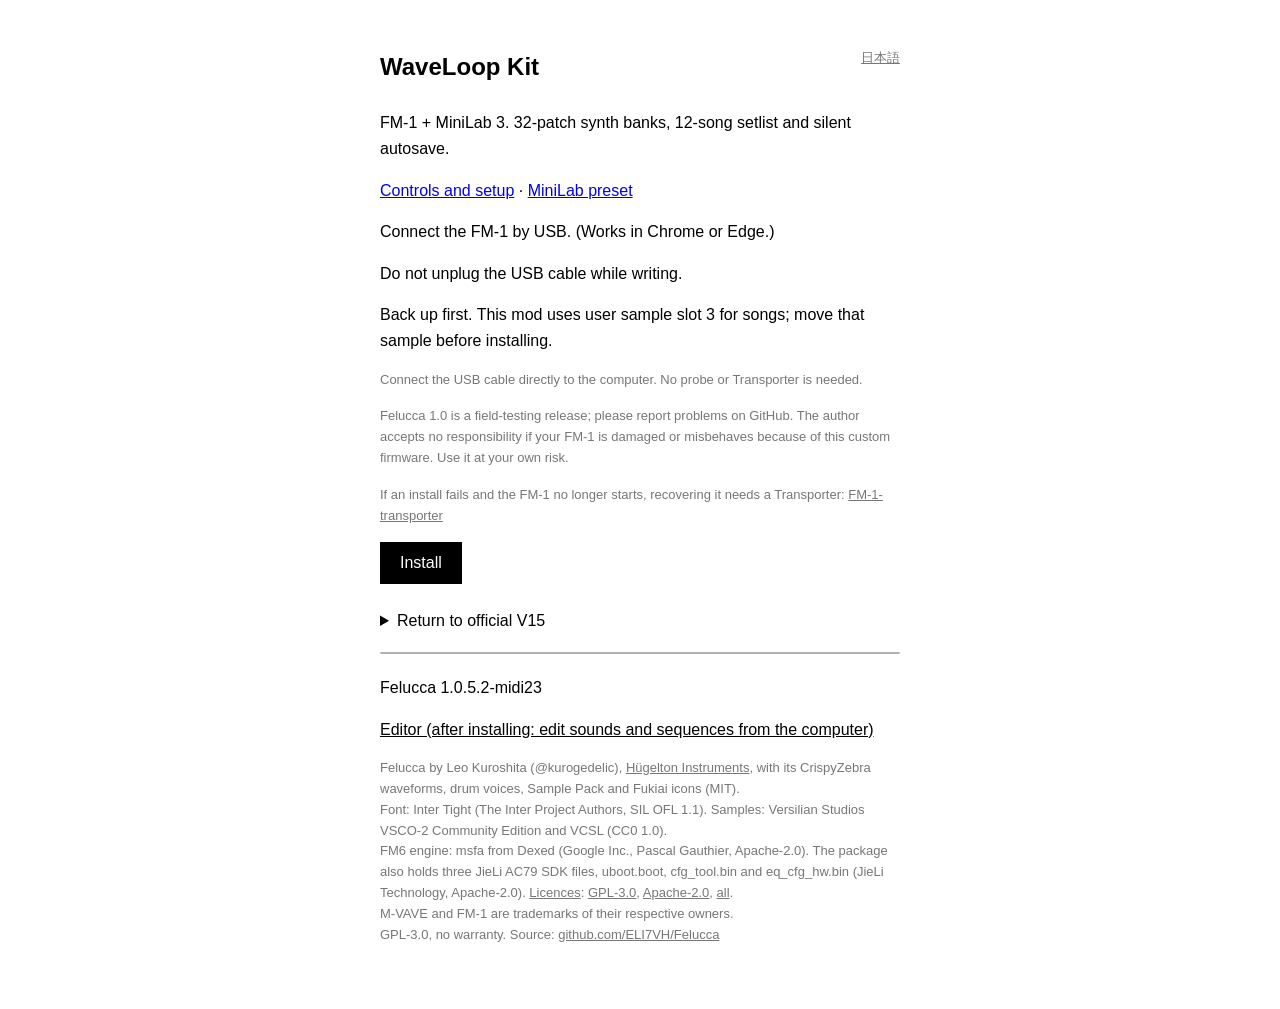
<file: webapp/installer/index.html>
<!doctype html>
<!-- SPDX-License-Identifier: GPL-3.0-only
     Copyright (C) 2026 Leo Kuroshita (@kurogedelic), Hügelton Instruments -->
<html lang="ja">
<head>
<meta charset="utf-8">
<meta name="viewport" content="width=device-width, initial-scale=1">
<title>WaveLoop Kit · FM-1 + MiniLab 3</title>
<style>
  :root { --bg: #fff; --fg: #000; --dim: #777; }
  @media (prefers-color-scheme: dark) {
    :root:not([data-theme="light"]) { --bg: #000; --fg: #fff; --dim: #888; }
  }
  :root[data-theme="dark"] { --bg: #000; --fg: #fff; --dim: #888; }
  body { margin: 0; background: var(--bg); color: var(--fg);
         font: 16px/1.6 -apple-system, BlinkMacSystemFont, "Helvetica Neue", Arial, sans-serif; }
  main { max-width: 520px; margin: 0 auto; padding: 48px 16px; }
  h1 { font-size: 24px; font-weight: 600; margin: 0 0 24px; }
  .lang { float: right; font-size: 13px; color: var(--dim); cursor: pointer; text-decoration: underline; background: none; padding: 0; color: var(--dim); }
  p { margin: 0 0 16px; }
  button { font: inherit; background: var(--fg); color: var(--bg); border: 0; padding: 8px 20px; cursor: pointer; }
  button:disabled { opacity: .3; cursor: default; }
  #status { margin-top: 16px; min-height: 1.6em; }
  .small { color: var(--dim); font-size: 13px; }
  progress { width: 100%; height: 4px; margin-top: 16px; }
  pre { color: var(--dim); font-size: 12px; white-space: pre-wrap; margin-top: 16px; }
</style>
</head>
<body>
<main>
  <button class="lang" id="lang"></button>
  <h1>WaveLoop Kit</h1>
  <p>FM-1 + MiniLab 3. 32-patch synth banks, 12-song setlist and silent autosave.</p>
  <p><a href="../../mod/">Controls and setup</a> · <a href="../../controllers/Felucca.minilab3" download>MiniLab preset</a></p>
  <p data-t="intro"></p>
  <p data-t="warn"></p>
  <p>Back up first. This mod uses user sample slot 3 for songs; move that sample before installing.</p>
  <p class="small" data-t="direct"></p>
  <p class="small" data-t="beta"></p>
  <p class="small"><span data-t="brick"></span>
    <a href="https://github.com/kurogedelic/FM-1-transporter" target="_blank" rel="noopener" style="color:inherit">FM-1-transporter</a></p>
  <p><button id="go" disabled data-t="install"></button></p>
  <details style="margin-top:24px">
    <summary data-t="stockTitle"></summary>
    <p class="small" data-t="back"></p>
    <p class="small"><a href="https://www.m-vave.com/download" target="_blank" rel="noopener" style="color:inherit">M-VAVE Downloads</a></p>
    <p><label><span data-t="stockFile"></span><br><input id="stock-file" type="file" accept=".fwsc"></label></p>
    <p><button id="stock-go" disabled data-t="stockGo"></button></p>
    <p class="small" data-t="stockBackup"></p>
    <p class="small"><label><input id="stock-recovery" type="checkbox"> <span data-t="stockRecovery"></span></label></p>
  </details>
  <progress id="bar" max="100" value="0"></progress>
  <p id="status"></p>
  <pre id="log"></pre>
  <p><a href="../editor/" style="color:inherit" data-t="editor"></a></p>
  <p class="small">Felucca by Leo Kuroshita (@kurogedelic), <a href="https://hugelton.com" target="_blank" rel="noopener" style="color:inherit">Hügelton Instruments</a>, with its CrispyZebra waveforms, drum voices, Sample Pack and Fukiai icons (MIT).<br>
    Font: Inter Tight (The Inter Project Authors, SIL OFL 1.1). Samples: Versilian Studios VSCO-2 Community Edition and VCSL (CC0 1.0).<br>
    FM6 engine: msfa from Dexed (Google Inc., Pascal Gauthier, Apache-2.0). The package also holds three JieLi AC79 SDK files, uboot.boot, cfg_tool.bin and eq_cfg_hw.bin (JieLi Technology, Apache-2.0). <a href="../../firmware/LICENSING.md" style="color:inherit">Licences</a>: <a href="../../firmware/LICENSE" style="color:inherit">GPL-3.0</a>, <a href="../../firmware/LICENSES/Apache-2.0.txt" style="color:inherit">Apache-2.0</a>, <a href="../../firmware/LICENSES/" style="color:inherit">all</a>.<br>
    M-VAVE and FM-1 are trademarks of their respective owners.<br>
    <span data-t="license"></span> <a href="https://github.com/ELI7VH/Felucca" target="_blank" rel="noopener" style="color:inherit">github.com/ELI7VH/Felucca</a></p>
</main>
<script type="module">
// SPDX-License-Identifier: GPL-3.0-only
// Copyright (C) 2026 Leo Kuroshita (@kurogedelic), Hügelton Instruments
//
// FM-1 .fwsc packages in the browser: the package identity and the image the
// device reads during an update.

const BLOCKS = 20, BLK = 0x30, KEEP = 0x2F;
const STOCK_V15_SHA256 = "db1642b2b6fa5c2cccb11ffd13878068bb28601678d3644049f99dc40e7edb8a";
const STOCK_APP_SIZE = 0x8DFBC;
const STOCK_V15_SIZE = 699956;

const T = new Uint16Array(256);
for (let i = 0; i < 256; i++) {
  let c = i << 8;
  for (let k = 0; k < 8; k++) c = c & 0x8000 ? (c << 1) ^ 0x1021 : c << 1;
  T[i] = c & 0xFFFF;
}

function crc16(d, crc = 0) {
  for (let i = 0; i < d.length; i++) crc = ((crc << 8) & 0xFFFF) ^ T[((crc >> 8) ^ d[i]) & 0xFF];
  return crc;
}

function enc(buf, off, size, key = 0xFFFF) {
  for (let i = 0; i < size; i++) {
    buf[off + i] ^= key & 0xFF;
    key = ((key * 2) ^ (key & 0x8000 ? 0x1021 : 0)) & 0xFFFF;
  }
}

function sfc(buf, off, size, base, key) {
  for (let i = 0; i < size; i += 32) enc(buf, off + i, Math.min(size - i, 32), key ^ ((off + i - base) >> 2));
}

function chipkeyDecode(d) {
  let sum = 0;
  for (let i = 0; i < 16; i++) sum += d[i];
  sum &= 0xFF;
  sum = sum >= 0xE0 ? 0xAA : sum <= 0x10 ? 0x55 : sum;
  let k = 0;
  for (let i = 0; i < 16; i++) if ((d[16 + i] ^ d[15 - i]) < sum) k |= 1 << i;
  return k;
}

const align32 = (v) => (v + 31) & ~31;
const u16 = (b, o) => b[o] | (b[o + 1] << 8);
const u32 = (b, o) => (b[o] | (b[o + 1] << 8) | (b[o + 2] << 16) | (b[o + 3] << 24)) >>> 0;
function w16(b, o, v) { b[o] = v & 0xFF; b[o + 1] = (v >> 8) & 0xFF; }
function w32(b, o, v) { w16(b, o, v & 0xFFFF); w16(b, o + 2, (v >>> 16) & 0xFFFF); }

class Entry {                                   // JLFS head, 32 bytes
  constructor(raw, off) {
    this.hdrOff = off;
    this.hcrc = u16(raw, off);
    this.dcrc = u16(raw, off + 2);
    this.offset = u32(raw, off + 4);
    this.size = u32(raw, off + 8);
    this.flags = raw[off + 12];
    this.resvd = raw[off + 13];
    this.index = u16(raw, off + 14);
    this.rawName = raw.slice(off + 16, off + 32);
    const z = this.rawName.indexOf(0);
    this.name = String.fromCharCode(...this.rawName.slice(0, z < 0 ? 16 : z));
    if (crc16(raw.subarray(off + 2, off + 32)) !== this.hcrc) throw new Error(`JLFS header CRC mismatch @${off.toString(16)}`);
  }
  packInto(buf) {
    const o = this.hdrOff;
    w16(buf, o + 2, this.dcrc); w32(buf, o + 4, this.offset); w32(buf, o + 8, this.size);
    buf[o + 12] = this.flags; buf[o + 13] = this.resvd; w16(buf, o + 14, this.index);
    buf.set(this.rawName, o + 16);
    this.hcrc = crc16(buf.subarray(o + 2, o + 32));
    w16(buf, o, this.hcrc);
  }
}

class Package {
  constructor(bytes) {
    this.raw = new Uint8Array(bytes);
    this.parseUfw();
    this.flash = this.raw.slice(this.flashFileOff, this.flashFileOff + this.flashSize);
    this.parseFlash();
  }

  get product() { return productOf(this.raw); }

  setProduct(name) {
    if (name.length > BLOCKS) throw new Error("product name too long");
    for (let i = 0; i < BLOCKS; i++) {
      const m = i < name.length ? (name.charCodeAt(i) + i + 1) & 0xFF : 0x7D;
      if (i < name.length && m === 0x7D) throw new Error("product name encodes to the unused marker");
      this.raw[i * BLK + KEEP] = m;
    }
  }

  headerBytes() {
    const h = new Uint8Array(BLOCKS * KEEP);
    for (let i = 0; i < BLOCKS; i++) h.set(this.raw.subarray(i * BLK, i * BLK + KEEP), i * KEEP);
    return h;
  }

  hdrFileOff(i) { return Math.floor(i / KEEP) * BLK + (i % KEEP); }

  parseUfw() {
    const h = this.headerBytes();
    enc(h, 0, 0x40);
    const hcrc = u16(h, 0), lcrc = u16(h, 2), nent = u16(h, 8);
    if (crc16(h.subarray(2, 0x40)) !== hcrc) throw new Error("not an FM-1 .fwsc (UFW header CRC mismatch)");
    this.skew = BLOCKS * BLK - h.length;
    this.ufw = h;
    this.nent = nent;
    const hsize = 0x40 + nent * 0x50;
    if (crc16(h.subarray(0x40, hsize)) !== lcrc) throw new Error("UFW entry list CRC mismatch");
    this.entries = [];
    for (let off = 0x40; off < hsize; off += 0x50) {
      const e = h.slice(off, off + 0x50);
      enc(e, 0, 0x50);
      const z = e.subarray(0x40, 0x50).indexOf(0);
      this.entries.push({ off, type: u16(e, 0), dcrc: u16(e, 4), dataOff: u32(e, 8), size: u32(e, 12),
        name: String.fromCharCode(...e.subarray(0x40, z < 0 ? 0x50 : 0x40 + z)), plain: e });
    }
    const fl = this.entries.find((e) => e.type === 0);
    if (!fl) throw new Error("no flash.bin in the package");
    this.flashEntry = fl;
    this.flashFileOff = fl.dataOff + this.skew;
    this.flashSize = fl.size;
    if (crc16(this.raw.subarray(this.flashFileOff, this.flashFileOff + fl.size)) !== fl.dcrc) throw new Error("flash.bin CRC mismatch");
  }

  parseFlash() {
    const dec = this.flash.slice();
    const h = dec.slice(0, 32);
    enc(h, 0, 32);
    if (crc16(h.subarray(2, 32)) !== u16(h, 0)) throw new Error("flash header CRC mismatch");
    this.chipKey = null; this.appBase = null;
    for (let off = 32; ; off += 32) {
      enc(dec, off, 32);
      const e = new Entry(dec, off);
      if (e.name === "isd_config.ini") {
        const blob = dec.subarray(e.offset, e.offset + 34);
        if (crc16(blob.subarray(0, 32)) === u16(blob, 32)) this.chipKey = chipkeyDecode(blob.subarray(0, 32));
      }
      if (e.flags === 0x81 && e.name === "app_dir_head" && this.appBase === null) this.appBase = e.offset;
      if (e.index) break;
    }
    if (this.chipKey === null || this.appBase === null) throw new Error("chip key or app_dir_head not found");
    const b = this.appBase, k = this.chipKey, end = align32(b + 32);
    sfc(dec, b, end - b, b, k);
    const head = new Entry(dec, b);
    const blkEnd = b + head.size;
    if (blkEnd > end) sfc(dec, end, blkEnd - end, b, k);
    this.sfcEnd = Math.max(end, blkEnd);
    this.cfgLen = 0;
    const probe = this.flash.slice(b, align32(blkEnd) + 32);
    sfc(probe, 0, probe.length, 0, k);
    try {
      const cfg = new Entry(probe, blkEnd - b);
      if (cfg.name === "cfg" && blkEnd + cfg.size <= this.flash.length) this.cfgLen = cfg.size;
    } catch (_) { /* no cfg block */ }
    if (this.cfgLen) {
      const region = this.flash.slice(b, blkEnd + this.cfgLen);
      sfc(region, 0, region.length, 0, k);
      dec.set(region, b);
      this.sfcEnd = blkEnd + this.cfgLen;
    }
    this.head = head;
    this.app = null;
    for (let off = b + 32; ; off += 32) {
      const e = new Entry(dec, off);
      if (e.flags === 0x82 && e.name === "app.bin") this.app = e;
      if (e.index) break;
    }
    if (!this.app) throw new Error("app.bin not found in app area");
    this.appOff = b + this.app.offset;
    this.dec = dec;
  }

  // the new app, padded to the stock size (Felucca never changes the layout)
  setApp(app) {
    if (app.length > this.app.size) throw new Error(`app is ${app.length} B, the slot is ${this.app.size} B`);
    const nw = new Uint8Array(this.app.size).fill(0xFF);
    nw.set(app);
    const a = this.app, h = this.head, b = this.appBase;
    this.dec.set(nw, this.appOff);
    a.dcrc = crc16(nw);
    a.packInto(this.dec);
    h.dcrc = crc16(this.dec.subarray(h.hdrOff + 32, h.hdrOff + h.size));
    h.packInto(this.dec);
    this.sfcEnd = Math.max(align32(b + 32), b + h.size + this.cfgLen);
    const region = this.dec.slice(b, this.sfcEnd);
    sfc(region, 0, region.length, 0, this.chipKey);
    this.flash.set(region, b);
  }

  serialize() {
    const out = this.raw.slice();
    out.set(this.flash, this.flashFileOff);
    const fl = this.flashEntry, e = fl.plain.slice();
    w16(e, 4, crc16(this.flash));
    enc(e, 0, 0x50);
    const h = this.ufw.slice();
    h.set(e, fl.off);
    const hsize = 0x40 + this.nent * 0x50;
    w16(h, 2, crc16(h.subarray(0x40, hsize)));
    w16(h, 0, crc16(h.subarray(2, 0x40)));
    enc(h, 0, 0x40);
    for (let i = 0; i < hsize; i++) out[this.hdrFileOff(i)] = h[i];
    return out;
  }
}

// the package identity ("FM-1_904"): one marker byte after each of the first 20 blocks
function productOf(fwsc) {
  if (fwsc.length < BLOCKS * BLK) throw new Error("not an FM-1 package (too short)");
  let s = "";
  for (let i = 0; i < BLOCKS; i++) {
    const m = fwsc[i * BLK + KEEP];
    if (m !== 0x7D) s += String.fromCharCode((m - i - 1) & 0xFF);
  }
  return s;
}

// the image the device addresses during an update: the .fwsc without the 20 marker bytes
function logicalImage(fwsc) {
  const out = new Uint8Array(fwsc.length - BLOCKS);
  for (let i = 0; i < BLOCKS; i++) out.set(fwsc.subarray(i * BLK, i * BLK + KEEP), i * KEEP);
  out.set(fwsc.subarray(BLOCKS * BLK), BLOCKS * KEEP);
  return out;
}

async function sha256hex(bytes) {
  const d = await crypto.subtle.digest("SHA-256", bytes);
  return [...new Uint8Array(d)].map((x) => x.toString(16).padStart(2, "0")).join("");
}

// Only the user's unmodified official V15 is accepted for a return to stock.
// The digest pins every file, loader and flash layout; filenames are not evidence.
async function validateStockPackage(bytes) {
  if (bytes.length !== STOCK_V15_SIZE || await sha256hex(bytes) !== STOCK_V15_SHA256)
    throw new Error("Select the unmodified official FM-1 V15 file (FM-1.fwsc).");
  const pkg = new Package(bytes);
  if (pkg.product !== "FM-1_015" || pkg.flashFileOff !== 1044 || pkg.flashSize !== 602112 ||
      pkg.appBase !== 16384 || pkg.appOff !== 16672 || pkg.app.size !== STOCK_APP_SIZE ||
      !pkg.entries.some((e) => e.type === 100 && e.name === "ota.bin" && e.size === 19969))
    throw new Error("The official firmware has an unsupported FM-1 layout.");
  return { product: pkg.product, image: logicalImage(bytes), sha256: STOCK_V15_SHA256 };
}

// official V15 + Felucca app -> installable package (Uint8Array)
async function buildFeluccaPackage(stockBytes, appBytes, product) {
  const sha = await sha256hex(stockBytes);
  if (sha !== STOCK_V15_SHA256) throw new Error("this is not the official FM-1 V15 firmware file (FM-1.fwsc)");
  const pkg = new Package(stockBytes);
  pkg.setApp(appBytes);
  pkg.setProduct(product);
  return pkg.serialize();
}

// SPDX-License-Identifier: GPL-3.0-only
// Copyright (C) 2026 Leo Kuroshita (@kurogedelic), Hügelton Instruments
//
// The FM-1 USB-MIDI update protocol over WebMIDI (after tools/fm1_install.py).
// Step 1: the running firmware (official
// or Felucca) reads parts of the package and stages the update loader. Step 2:
// the loader reads the whole image and writes it. Both steps are "the device
// asks, we answer": cmd 0x30 read requests on the logical image.

const HS_QUERY = [0xF0, 0x00, 0x32, 0x45, 0x00, 0x00, 0x00, 0x40, 0x7F, 0xF7];
const UPGRADE = [0xF0, 0x22, 0x24, 0x35, 0x7F, 0xF7];
const MAXDATA = 512;
const sleep = (ms) => new Promise((r) => setTimeout(r, ms));
const IS_OTA = (id) => /^ota-/i.test(id.model);

// errors carry a code the pages translate: notfound, model, stopped, noloader, lost, noreturn,
// mismatch (detail: the identity the device reports), badreq
function fail(code, msg, detail = "") { const e = new Error(msg); e.code = code; e.detail = detail; return e; }

function pack7(data) {
  const out = []; let acc = 0, nb = 0;
  for (const b of data) {
    acc |= b << nb; nb += 8;
    while (nb >= 7) { out.push(acc & 0x7F); acc >>>= 7; nb -= 7; }
  }
  if (nb) out.push(acc & 0x7F);
  return out;
}

function unpack7(s) {
  const out = []; let acc = 0, nb = 0;
  for (const b of s) {
    acc |= (b & 0x7F) << nb; nb += 7;
    while (nb >= 8) { out.push(acc & 0xFF); acc >>>= 8; nb -= 8; }
  }
  return out;
}

function response(addr, data, fl = 0) {
  const len = data.length;
  const body = [0x00, 0x59, 0x30, (len + 8) & 0xFF, ((len + 8) >> 8) & 0xFF, 0, fl,
    addr & 0xFF, (addr >>> 8) & 0xFF, (addr >>> 16) & 0xFF, (addr >>> 24) & 0xFF,
    len & 0xFF, (len >> 8) & 0xFF, 0, ...data];
  let s = 0;
  for (let i = 6; i < body.length; i++) s += body[i];
  body.push(~s & 0xFF);
  return [0xF0, ...pack7(body), 0xF7];
}

function parseRequest(pkt) {
  if (pkt[0] !== 0xF0 || pkt[pkt.length - 1] !== 0xF7) return null;
  const u = unpack7(pkt.slice(1, -1));
  if (u.length !== 15 || u[0] !== 0 || u[1] !== 0x59 || u[2] !== 0x30) return null;
  let s = 0;
  for (let i = 6; i < 14; i++) s += u[i];
  if ((~s & 0xFF) !== u[14]) return null;
  return { fl: u[6], addr: (u[7] | (u[8] << 8) | (u[9] << 16) | (u[10] << 24)) >>> 0, len: u[11] | (u[12] << 8) | (u[13] << 16) };
}

function parseIdentity(pkt) {
  const d = unpack7(pkt.slice(1, -1));
  if (d.length !== 34 || d[0] !== 0 || d[1] !== 0x59 || d[2] !== 0x11) return null;
  const txt = String.fromCharCode(...d.slice(6, 33)).replace(/\0+$/, "");
  const m = /^([^_]+)_(\d+)$/.exec(txt);
  return m ? { text: txt, model: m[1], version: parseInt(m[2], 10) } : null;
}

// one MIDI in/out pair with a SysEx queue
class Link {
  constructor(input, output) {
    this.input = input; this.output = output; this.q = []; this.waiter = null;
    input.onmidimessage = (ev) => {
      if (ev.data[0] !== 0xF0) return;
      this.q.push(Array.from(ev.data));
      if (this.waiter) { const w = this.waiter; this.waiter = null; w(); }
    };
  }
  get lost() { return this.input.state === "disconnected" || this.output.state === "disconnected"; }
  // false when the port is gone (unplugged): WebMIDI throws on a disconnected output
  send(bytes) {
    try { this.output.send(bytes); return true; } catch (_) { return false; }
  }
  drain() { this.q.length = 0; }
  async read(ms) {
    if (!this.q.length) {
      let tm;
      await Promise.race([new Promise((r) => { this.waiter = r; }), new Promise((r) => { tm = setTimeout(r, ms); })]);
      clearTimeout(tm);
      this.waiter = null;
    }
    return this.q.shift() || null;
  }
  close() { this.input.onmidimessage = null; }
}

async function handshake(link, tries = 3) {
  link.drain();
  for (let t = 0; t < tries; t++) {
    if (!link.send(HS_QUERY)) return null;
    const end = Date.now() + 1000;
    while (Date.now() < end) {
      const p = await link.read(end - Date.now());
      if (!p) break;
      const id = parseIdentity(p);
      if (id) return id;
    }
  }
  return null;
}

class Updater {
  constructor(access, log) {
    this.access = access;
    this.log = log || (() => {});
  }

  // every in/out pair with the same port name that answers the handshake
  async find(filter) {
    const outs = [...this.access.outputs.values()];
    for (const input of this.access.inputs.values()) {
      if (input.state === "disconnected") continue;
      if (!/fm-1|felucca|ota|composite|sinco|usb-midi/i.test(input.name || "")) continue;   // never probe other gear
      const output = outs.find((o) => o.name === input.name && o.state !== "disconnected");
      if (!output) continue;
      try { await input.open(); await output.open(); } catch (_) { continue; }
      const link = new Link(input, output);
      const id = await handshake(link, 2);
      if (id && (!filter || filter(id))) return { link, id, name: input.name };
      link.close();
    }
    return null;
  }

  async waitFor(filter, ms) {
    const end = Date.now() + ms;
    while (Date.now() < end) {
      const dev = await this.find(filter);
      if (dev) return dev;
      await sleep(1000);
    }
    return null;
  }

  // serve read requests until the device asks for one of the finish addresses; stops early
  // when the port disappears (lost: true) instead of waiting out idleMs
  async serve(link, image, finishAddr, idleMs, onProgress) {
    let served = 0, last = Date.now();
    for (;;) {
      const pkt = await link.read(1000);
      if (!pkt) {
        if (link.lost) return { served, finished: false, lost: true };
        if (Date.now() - last > idleMs) return { served, finished: false };
        continue;
      }
      const r = parseRequest(pkt);
      if (!r) continue;
      last = Date.now();
      if (r.addr === 0xE0000000 || r.addr === 0xF0000000) {
        link.send(response(r.addr, [...new TextEncoder().encode("success"), 0]));
        if (r.addr === finishAddr) return { served, finished: true };
        continue;
      }
      if (r.len > MAXDATA || r.addr + r.len > image.length) throw fail("badreq", `bad request ${r.addr.toString(16)}+${r.len}`);
      await sleep(10);
      if (!link.send(response(r.addr, Array.from(image.subarray(r.addr, r.addr + r.len)), r.fl))) {
        return { served, finished: false, lost: true };
      }
      served++;
      if (onProgress) onProgress(served, r.addr);
    }
  }

  // full install: running firmware -> loader -> new firmware
  async install(image, product, onStep) {
    const step = onStep || (() => {});
    const dev = await this.find((id) => !IS_OTA(id));
    if (!dev) throw fail("notfound", "FM-1 not found (USB cable, and no other app using it?)");
    const [model] = product.split("_");
    if (dev.id.model !== model) { dev.link.close(); throw fail("model", `the device is ${dev.id.text}, the package is for ${product}`); }
    step("start", dev.id.text);
    dev.link.send(UPGRADE);
    await sleep(2000);
    const s1 = await this.serve(dev.link, image, 0xE0000000, 8000, (n) => step("verify", n));
    dev.link.close();
    if (!s1.finished) throw fail(s1.lost ? "lost" : "stopped", `the device ${s1.lost ? "was disconnected" : "stopped"} after ${s1.served} requests: nothing was written`);
    step("loader");
    await sleep(3000);
    const ota = await this.waitFor((id) => id.model === "ota-" + model, 30000);
    if (!ota) throw fail("noloader", "the update loader did not appear. Replug the USB cable and press Install again: the device stays in update mode until it is finished.");
    const s2 = await this.write(ota, image, step);
    if (!s2.finished) throw fail(s2.lost ? "lost" : "stopped", `the loader ${s2.lost ? "was disconnected" : "stopped"} after ${s2.served} requests. Replug and press Install again to resume.`);
    step("reboot");
    await sleep(3000);
    const back = await this.waitFor((id) => !IS_OTA(id), 40000);
    if (!back) throw fail("noreturn", "the device did not come back: power-cycle it");
    back.link.close();
    if (back.id.text !== product) throw fail("mismatch", `installed, but the device reports ${back.id.text}`, back.id.text);
    step("done", back.id.text);
    return back.id.text;
  }

  // step 2 with the loader found by find()/waitFor()
  async write(ota, image, step) {
    ota.link.send(UPGRADE);
    await sleep(2000);
    const s2 = await this.serve(ota.link, image, 0xF0000000, 180000, (n) => step("write", n));
    ota.link.close();
    return s2;
  }

  // resume: the device is already in update mode (loader) -> true when the write finished
  async resume(image, onStep, product = null) {
    const model = product && product.split("_")[0];
    const ota = await this.find((id) => model ? id.model === "ota-" + model : IS_OTA(id));
    if (!ota) return false;
    const step = onStep || (() => {});
    const result = await this.write(ota, image, step);
    if (!result.finished) return false;
    if (product) {
      step("reboot");
      await sleep(3000);
      const back = await this.waitFor((id) => id.model === model, 40000);
      if (!back) throw fail("noreturn", "The FM-1 did not return after resuming the write.");
      back.link.close();
      if (back.id.text !== product) throw fail("mismatch", "The FM-1 reports a different firmware after resuming.", back.id.text);
      step("done", back.id.text);
    }
    return true;
  }
}

// SPDX-License-Identifier: GPL-3.0-only
// Copyright (C) 2026 Leo Kuroshita (@kurogedelic), Hügelton Instruments
// Local, complete musical archives. Requests name whitelisted objects, never flash addresses.
// 8: the FM6 patch bank of 1.0..1.0.2 (listed empty since 1.0.3: a restore of an older archive's bank moves its patches
// into the user presets restored before it); 9: the user presets' FM6 patches (1.0.3)
const BACKUP_IDS_V3 = [0, 1, 2, 3, 4, 5, 6, 7, 8, 9, 32, 33, 34];
const BACKUP_IDS = [...BACKUP_IDS_V3,10,11,12,13,14,15,16,17,18,19];
const BACKUP_IDS_V2 = BACKUP_IDS_V3.filter((id) => id !== 9);              // 1.0..1.0.2, and their archives
const BACKUP_IDS_V1 = BACKUP_IDS_V2.filter((id) => id !== 8);           // firmware before FM6, and its archives
const idsOf = (n) => [BACKUP_IDS, BACKUP_IDS_V3, BACKUP_IDS_V2, BACKUP_IDS_V1].find((ids) => ids.length === n) || null;
const BACKUP_CMD = { LIST: 65, GET: 66, PUT: 67 };
const BACKUP_CHUNK = 256;
const bkU32 = (n) => Array.from({ length: 5 }, (_, i) => (n >>> (i * 7)) & (i === 4 ? 15 : 127));
const bkR32 = (a, off = 0) => {
  if (a.length < off + 5 || a[off + 4] > 15) throw new Error("Invalid archive number");
  return (a[off] | a[off + 1] << 7 | a[off + 2] << 14 | a[off + 3] << 21 | a[off + 4] << 28) >>> 0;
};
function bkPack(bytes) {
  const a = [];
  for (let off = 0; off < bytes.length; off += 7) {
    const chunk = bytes.subarray(off, off + 7);
    a.push(chunk.reduce((m, b, i) => m | (b >>> 7) << i, 0), ...chunk.map((b) => b & 127));
  }
  return a;
}
function bkUnpack(a, size) {
  const out = new Uint8Array(size); let i = 0, j = 0;
  while (j < size) {
    const n = Math.min(7, size - j), mask = a[i++];
    if (mask == null || mask >>> n) throw new Error("Invalid archive bytes");
    for (let k = 0; k < n; k++) {
      if (a[i] == null || a[i] > 127) throw new Error("Short archive chunk");
      out[j++] = a[i++] | (mask >>> k & 1) << 7;
    }
  }
  if (i !== a.length) throw new Error("Trailing archive bytes");
  return out;
}
function bkCrc(bytes) {
  let c = 0xffffffff;
  for (const b of bytes) {
    c ^= b;
    for (let k = 0; k < 8; k++) c = c >>> 1 ^ (c & 1 ? 0xedb88320 : 0);
  }
  return (~c) >>> 0;
}
function bkCheck(rc) {
  if (rc) throw new Error(({ 1: "Invalid archive object", 2: "Archive data failed validation", 3: "Stop playback first", 4: "Flash write failed", 5: "Start a fresh backup" })[rc] || `Archive error ${rc}`);
}
function bkManifest(a) {
  if (a[0] !== 1) throw new Error("Unsupported archive protocol");
  bkCheck(a[1]);
  const ids = idsOf(a[2]);
  if (!ids || a.length !== 3 + a[2] * 11) throw new Error("Incomplete archive manifest");
  return ids.map((id, i) => {
    const p = 3 + i * 11;
    if (a[p] !== id) throw new Error("Unexpected archive object");
    const size = bkR32(a, p + 1), crc = bkR32(a, p + 6);
    if (size > (id >= 32 ? 81920 : 3840) || (!size && crc)) throw new Error("Archive object too large");
    return { id, size, crc };
  });
}
const bkBase64 = (bytes) => { let s = ""; for (const b of bytes) s += String.fromCharCode(b); return btoa(s); };
function readBackup(file) {
  if (typeof file === "string") file = JSON.parse(file);
  const ids = file && Array.isArray(file.objects) ? idsOf(file.objects.length) : null;
  if (!file || file.format !== "felucca-backup" || file.version !== 1 || !ids)
    throw new Error("Not a complete Felucca backup");
  const objects = file.objects.map((o, i) => {
    if (!o || o.id !== ids[i] || !Number.isInteger(o.size) || o.size < 0 || o.size > (o.id >= 32 ? 81920 : 3840) ||
        !Number.isInteger(o.crc) || o.crc < 0 || o.crc > 0xffffffff || typeof o.data !== "string" ||
        o.data.length !== 4 * Math.ceil(o.size / 3) || !/^(?:[A-Za-z0-9+/]{4})*(?:[A-Za-z0-9+/]{2}==|[A-Za-z0-9+/]{3}=)?$/.test(o.data))
      throw new Error("Invalid backup object");
    const bytes = Uint8Array.from(atob(o.data), (c) => c.charCodeAt(0));
    if (bytes.length !== o.size || bkCrc(bytes) !== o.crc) throw new Error("Backup checksum mismatch");
    if (o.id >= 32 && o.size) {
      if (o.size < 512) throw new Error("Short sample backup");
      const view = new DataView(bytes.buffer), length = view.getUint32(16, true), count = bytes[6];
      if (view.getUint32(0, true) !== 0x504d5346 || view.getUint16(4, true) !== 1 || !count || count > 16 ||
          length !== o.size - 512 || bkCrc(bytes.subarray(512)) !== view.getUint32(20, true)) throw new Error("Invalid sample backup");
      for (let z = 0; z < count; z++) {
        const off = 32 + z * 28, start = view.getUint32(off,true), n = view.getUint32(off+4,true),
          ls = view.getUint32(off+8,true), le = view.getUint32(off+12,true), rate = view.getUint32(off+16,true);
        if (!n || start > length || Math.ceil(n/2) > length - start || n > 163840 || ls > le || le >= n ||
            !rate || rate > 262144 || bytes[off+24] > 88 || bytes[off+25] > bytes[off+26]) throw new Error("Invalid sample zone");
      }
    }
    return { ...o, bytes };
  });
  if (!objects[0].size || !objects[1].size) throw new Error("Backup is missing the current music or settings");
  return { ...file, objects };
}
async function captureBackup(request, firmware, onProgress = () => {}) {
  const manifest = bkManifest(await request([BACKUP_CMD.LIST, []], { timeout: 3000, retries: 0 }));
  const objects = [], total = manifest.reduce((n, o) => n + o.size, 0); let done = 0;
  for (const o of manifest) {
    const bytes = new Uint8Array(o.size);
    for (let off = 0; off < o.size; off += BACKUP_CHUNK) {
      const size = Math.min(BACKUP_CHUNK, o.size - off);
      const a = await request([BACKUP_CMD.GET, [o.id, ...bkU32(off), size & 127, size >>> 7]], { timeout: 1000, retries: 1 });
      bkCheck(a[1]);
      if (a[0] !== o.id || bkR32(a, 2) !== off || (a[7] | a[8] << 7) !== size) throw new Error("Unexpected backup reply");
      bytes.set(bkUnpack(a.slice(9), size), off);
      done += size; onProgress(done, total);
    }
    if (bkCrc(bytes) !== o.crc) throw new Error("The device changed during backup. Try again while stopped.");
    objects.push({ ...o, data: bkBase64(bytes) });
  }
  const file = { format: "felucca-backup", version: 1, firmware, created: new Date().toISOString(), objects };
  readBackup(file); return file;
}
async function restoreBackup(request, file, onProgress = () => {}) {
  const archive = readBackup(file); // Validate every byte before the first destructive request.
  const target=bkManifest(await askManifest());
  async function askManifest() { return request([BACKUP_CMD.LIST,[]],{timeout:4000,retries:0}); }
  if (!target.some((o)=>o.id===19) && archive.objects.some((o)=>o.id>=10 && o.id<=19)) throw new Error("Install the setlist mod before restoring this backup");
  if (target.some((o)=>o.id===19) && archive.objects.some((o)=>o.id===34 && o.size)) throw new Error("This backup uses sample slot 3, reserved for the setlist");
  const total = archive.objects.reduce((n, o) => n + o.size, 0); let done = 0;
  const ask = async (r, o = {}) => request(r, { timeout: 4000, retries: 0, ...o });
  const put = async (args) => { const a = await ask([BACKUP_CMD.PUT, args]); bkCheck(a[2]); return a; };
  // Restore live music last. Other objects commit individually; a disconnect can leave a partial restore.
  for (const o of [...archive.objects.slice(2), archive.objects[1], archive.objects[0]]) {
    if (o.id===34 && !o.size && target.some((x)=>x.id===19)) continue;
    if (o.id >= 32) {
      const slot = o.id - 32;
      const check = (a) => { if (a[0] !== slot) throw new Error("Unexpected sample reply"); bkCheck(a.at(-1)); };
      if (!o.size) check(await ask([14, [slot]]));
      else {
        if (o.size < 512) throw new Error("Short sample backup");
        check(await ask([11, [slot]]));
        for (let off = 512; off < o.size; off += BACKUP_CHUNK) {
          const chunk = o.bytes.subarray(off, off + BACKUP_CHUNK);
          check(await ask([12, [slot, off & 127, off >>> 7 & 127, off >>> 14 & 127, ...bkPack(chunk)]]));
          done += chunk.length; onProgress(done, total);
        }
        check(await ask([13, [slot, ...bkPack(o.bytes.subarray(0, 480))]]));
        done += 512; onProgress(done, total);
      }
    } else {
      if (o.id === 9) {                    // firmware before 1.0.3 does not take id 9 (rc 1 at begin, nothing written): skip it
        const a = await ask([BACKUP_CMD.PUT, [0, o.id, ...bkU32(o.size), ...bkU32(o.crc)]]);
        if (a[2] === 1) { done += o.size; onProgress(done, total); continue; }
        bkCheck(a[2]);
      } else await put([0, o.id, ...bkU32(o.size), ...bkU32(o.crc)]);
      try {
        for (let off = 0; off < o.size; off += BACKUP_CHUNK) {
          const chunk = o.bytes.subarray(off, off + BACKUP_CHUNK);
          await put([1, o.id, ...bkU32(off), ...bkPack(chunk)]);
          done += chunk.length; onProgress(done, total);
        }
        await put([2, o.id]);
      } catch (e) { await put([3, o.id]).catch(() => {}); throw e; }
    }
  }
  return archive;
}

// Installer connection: no editor page or watcher owns this input simultaneously.
class BackupConnection {
  constructor(input, output) {
    this.input = input; this.output = output; this.pending = null;
    input.onmidimessage = (e) => {
      const d = e.data;
      if (d.length < 6 || d[0] !== 240 || d[1] !== 125 || d[2] !== 70 || d[3] !== 76 || d.at(-1) !== 247) return;
      if (this.pending?.cmd === d[4]) { const p = this.pending; this.pending = null; clearTimeout(p.timer); p.resolve(Array.from(d.slice(5, -1))); }
    };
  }
  async request([cmd, args], opt = {}) {
    if (this.pending || this.closed || this.input.state === "disconnected" || this.output.state === "disconnected") throw new Error("Backup connection closed or busy");
    return new Promise((resolve, reject) => {
      const timer = setTimeout(() => { this.pending = null; reject(new Error("Backup timed out. Keep the FM-1 connected and stopped.")); }, opt.timeout || 1200);
      this.pending = { cmd, timer, resolve, reject };
      try { this.output.send([240, 125, 70, 76, cmd, ...args, 247]); }
      catch (e) { clearTimeout(timer); this.pending = null; reject(e); }
    });
  }
  close() {
    this.closed = true; this.input.onmidimessage = null;
    if (this.pending) { const p = this.pending; this.pending = null; clearTimeout(p.timer); p.reject(new Error("Backup connection closed")); }
  }
}

const $ = (id) => document.getElementById(id);
const TEXT = {
  ja: {
    intro: "FM-1 を USB で接続してください。（Chrome か Edge で使えます）",
    warn: "書き込み中は USB を抜かないでください。",
    install: "インストール", other: "English",
    editor: "エディタ（インストール後、パソコンから音色やシーケンスを編集）",
    direct: "USB ケーブルはパソコンに直接つないでください。Probe や Transporter などの機材は不要です。",
    brick: "万一インストールに失敗して起動しなくなった場合は、復旧に Transporter が必要です:",
    beta: "Felucca 1.0 は実地テスト版です。不具合は GitHub で知らせてください。このカスタムファームウェアを使ったことで FM-1 が壊れたり不具合が起きたりしても、作者は一切の責任を負いません。自己責任でお使いください。",
    back: "M-VAVEから公式FM-1 V15を取得し、未変更のFM-1.fwscを選んでください。ファイルはこのブラウザ内で検証し、サーバーへ送りません。",
    stockTitle: "公式V15に戻す", stockFile: "公式FM-1.fwsc", stockGo: "バックアップして公式V15へ戻す",
    stockBackup: "現在の曲・保存曲・音色バンク・サンプル・設定を先に保存します。全体バックアップ非対応版は、Feluccaを更新してから行ってください。復元はFeluccaを再インストールしてエディタから行います。",
    stockRecovery: "更新中断の再開：全体バックアップはすでにパソコンへ保存済み",
    stockValid: "公式V15を確認しました", stockConfirm: "全体バックアップファイルをパソコンに保存できましたか？ 続けると公式V15へ戻します。Feluccaの曲は公式V15では開けません。",
    stockNeedBackup: "書き込みモードからはバックアップできません。保存済みバックアップがある場合だけ、更新中断の再開にチェックしてください。",
    stockUnsupported: "このFeluccaは全体バックアップに未対応です。先に最新版をインストールしてください。",
    backup: "全体バックアップ保存中 ", stockError: "公式ファイルを確認できません: ",
    nomidi: "このブラウザでは使えません。Chrome か Edge で開いてください。", loadfail: "読み込めませんでした: ",
    start: "開始します", verify: "確認中", loader: "書き込みモードに切り替え中", write: "書き込み中",
    reboot: "再起動中", done: "完了しました", stopped: "途中で止まりました。USB を挿し直してもう一度押してください。",
    error: "エラー: ",
    denied: "MIDI（SysEx）の使用が許可されませんでした。アドレスバーのサイト設定で MIDI を許可して、もう一度押してください。",
    notfound: "FM-1 が見つかりません。USB ケーブル（データ通信用か）を確かめ、MIDI を使う他のアプリを閉じてから、もう一度押してください。",
    model: "接続されている機器は FM-1 ではありません。",
    lost: "USB の接続が切れました。挿し直してもう一度押してください。",
    noloader: "書き込みモードの FM-1 が見つかりません。USB を挿し直してもう一度押してください（終わるまで書き込みモードのままです）。",
    noreturn: "FM-1 が戻ってきません。電源を入れ直してください。",
    mismatch: "書き込みは終わりましたが、FM-1 が別のバージョンを報告しています: ",
    badpkg: "インストールするファイルが壊れています。ページを再読み込みしてください。",
    leave: "書き込み中です。ページを閉じないでください。",
    license: "GPL-3.0、無保証。ソース:",
  },
  en: {
    intro: "Connect the FM-1 by USB. (Works in Chrome or Edge.)",
    warn: "Do not unplug the USB cable while writing.",
    install: "Install", other: "日本語",
    editor: "Editor (after installing: edit sounds and sequences from the computer)",
    direct: "Connect the USB cable directly to the computer. No probe or Transporter is needed.",
    brick: "If an install fails and the FM-1 no longer starts, recovering it needs a Transporter:",
    beta: "Felucca 1.0 is a field-testing release; please report problems on GitHub. The author accepts no responsibility if your FM-1 is damaged or misbehaves because of this custom firmware. Use it at your own risk.",
    back: "Get official FM-1 V15 from M-VAVE and select the unmodified FM-1.fwsc. The browser validates it locally; it is not sent to a server.",
    stockTitle: "Return to official V15", stockFile: "Official FM-1.fwsc", stockGo: "Back up and return to official V15",
    stockBackup: "Current music, saved music, sound banks, samples and settings are saved first. Older firmware needs a Felucca update for complete backups. To restore an archive later, reinstall Felucca and use the editor.",
    stockRecovery: "Resume an interrupted update: I already saved a complete backup to this computer",
    stockValid: "Official V15 verified", stockConfirm: "Has the complete backup file been saved to this computer? Continue to return to official V15. Official V15 cannot open Felucca music.",
    stockNeedBackup: "An update loader cannot export a backup. Only select resume if you already saved a complete backup.",
    stockUnsupported: "This Felucca does not support complete backups. Install the current Felucca first.",
    backup: "Saving complete backup ", stockError: "Cannot validate official firmware: ",
    nomidi: "This browser cannot do it. Open the page in Chrome or Edge.", loadfail: "Could not load: ",
    start: "Starting", verify: "Verifying", loader: "Switching to update mode", write: "Writing",
    reboot: "Restarting", done: "Done", stopped: "Stopped. Replug the USB cable and press Install again.",
    error: "Error: ",
    denied: "MIDI (SysEx) access was not allowed. Allow MIDI in the site settings (address bar) and press Install again.",
    notfound: "FM-1 not found. Check the USB cable (a data cable), close other apps that use MIDI, and press Install again.",
    model: "The connected device is not an FM-1.",
    lost: "The USB connection was lost. Replug it and press Install again.",
    noloader: "The FM-1 in update mode was not found. Replug the USB cable and press Install again (it stays in update mode until it is finished).",
    noreturn: "The FM-1 did not come back. Power-cycle it.",
    mismatch: "Written, but the FM-1 reports another version: ",
    badpkg: "The file to install is damaged. Reload the page.",
    leave: "Writing. Do not close the page.",
    license: "GPL-3.0, no warranty. Source:",
  },
};
let lang = (navigator.language || "en").toLowerCase().startsWith("ja") ? "ja" : "en";
const t = (k) => TEXT[lang][k];
let lastKey = null, lastArg = "";
function applyLang() {
  document.documentElement.lang = lang;
  document.querySelectorAll("[data-t]").forEach((e) => { e.textContent = t(e.dataset.t); });
  $("lang").textContent = t("other");
  if (lastKey) $("status").textContent = t(lastKey) + lastArg;
}
$("lang").addEventListener("click", () => { lang = lang === "ja" ? "en" : "ja"; applyLang(); });
applyLang();
const sayK = (k, arg = "") => { lastKey = k; lastArg = arg; $("status").textContent = t(k) + arg; };
const say = (txt) => { lastKey = null; $("status").textContent = txt; };
const log = (t) => { $("log").textContent += t + "\n"; };
let image = null;
const meta = {"version": "1.0.5.2-midi23", "product": "FM-1_910", "pkg": "../../firmware/felucca-1.0.5.2-midi23.fwsc"};

let writing = false, stock = null, stockFileEpoch = 0;
const lockInstaller = (on) => { writing = on; $("go").disabled = on || !image; $("stock-go").disabled = on || !stock; $("stock-file").disabled = on; $("stock-recovery").disabled = on; };
window.addEventListener("beforeunload", (e) => { if (writing) { e.preventDefault(); e.returnValue = t("leave"); } });

(async () => {
  if (!navigator.requestMIDIAccess) { sayK("nomidi"); return; }
  try {
    const r = await fetch(meta.pkg);
    if (!r.ok) throw new Error(`${meta.pkg}: HTTP ${r.status}`);
    const pkg = new Uint8Array(await r.arrayBuffer());
    if (productOf(pkg) !== meta.product) { sayK("badpkg"); return; }
    image = logicalImage(pkg);
    say(`Felucca ${meta.version}`);
    $("go").disabled = false;
  } catch (e) { sayK("loadfail", e.message); }
})();

$("go").addEventListener("click", async () => {
  if (writing) return;
  lockInstaller(true);
  let midi;
  try { midi = await navigator.requestMIDIAccess({ sysex: true }); }
  catch (e) { sayK("denied"); lockInstaller(false); return; }
  try {
    const up = new Updater(midi, log);
    const total = 74 + 1167;
    const step = (k, a) => {
      log(`${k} ${a ?? ""}`);
      if (k === "start") sayK("start");
      if (k === "verify") { sayK("verify"); $("bar").value = (a / total) * 100; }
      if (k === "loader") sayK("loader");
      if (k === "write") { sayK("write"); $("bar").value = ((74 + a) / total) * 100; }
      if (k === "reboot") sayK("reboot");
      if (k === "done") { $("bar").value = 100; sayK("done"); }
    };
    const ota = await up.find((id) => /^ota-/i.test(id.model));
    if (ota) {
      ota.link.close();
      sayK((await up.resume(image, step, meta.product)) ? "done" : "stopped");
    } else {
      await prepareModUpgrade(up);
      await up.install(image, meta.product, step);
    }
  } catch (e) {
    if (e && e.code && TEXT[lang][e.code]) sayK(e.code, e.detail || "");
    else sayK("error", e && e.message);
    log(String(e && e.stack || e));
  }
  lockInstaller(false);
});

$("stock-file").addEventListener("change", async () => {
  const epoch = ++stockFileEpoch, file = $("stock-file").files[0]; stock = null; lockInstaller(false);
  if (!file) return;
  try {
    if (file.size !== STOCK_V15_SIZE) throw new Error("FM-1 V15 / FM-1.fwsc");
    const verified = await validateStockPackage(new Uint8Array(await file.arrayBuffer()));
    if (epoch !== stockFileEpoch) return;
    stock = verified; sayK("stockValid"); lockInstaller(false);
  } catch (e) { if (epoch === stockFileEpoch) sayK("stockError", e.message); }
});
async function prepareModUpgrade(up) {
  const device=await up.find(id=>id.model==="FM-1");
  if(!device) throw new Error("Connect the FM-1 and try again");
  const {input,output}=device.link;device.link.close();
  if(device.id.version<900) return; // stock firmware needs its own backup tools
  const link=new BackupConnection(input,output);
  try {
    const info=archiveInfo(await link.request([1,[]]));
    if(!info.supported) throw new Error("This Felucca needs an upstream update before complete backup is available");
    const archive=await captureBackup((r,o)=>link.request(r,o),info.version,
      (done,total)=>sayK("backup",`${Math.round(done/Math.max(1,total)*100)}%`));
    if(archive.objects.some(o=>o.id===34 && o.size)) throw new Error("Move user sample 3 to slot 1 or 2 before installing this mod");
    saveArchive(archive);
  } finally {link.close();}
}
function saveArchive(archive) {
  const url = URL.createObjectURL(new Blob([JSON.stringify(archive)], {type:"application/json"}));
  const a = document.createElement("a"); a.href = url; a.download = `Felucca-backup-${new Date().toISOString().slice(0,10)}.json`;
  document.body.append(a); a.click(); a.remove(); setTimeout(() => URL.revokeObjectURL(url), 1000);
}
function archiveInfo(a) {
  let pos = a.indexOf(0); if (pos < 0) throw new Error("Invalid INFO");
  const version = String.fromCharCode(...a.slice(0,pos)); pos++;
  const engines = a[pos]; pos += 5;
  for (let i = 0; i < engines; i++) { const end = a.indexOf(0,pos); if (end < 0) throw new Error("Invalid INFO"); pos = end + 1; }
  const ext = a.slice(pos + 1);
  const supported = /^FELUCCA /i.test(version) && ext[0] === 16 && ext[1] === 0x55 && ext[2] === 1 &&
    ext[4] === 0x4d && ext[5] === 1 && ext[8] === 0x42 && ext[9] === 1 && (ext[10] & 1);
  return {version,supported};
}
$("stock-go").addEventListener("click", async () => {
  if (!stock || writing) return;
  const selected = stock; lockInstaller(true);
  let link = null;
  try {
    let midi;
    try { midi = await navigator.requestMIDIAccess({sysex:true}); } catch (e) { sayK("denied"); return; }
    const up = new Updater(midi, log);
    const step = (k, n) => { log(`${k} ${n ?? ""}`); if (["start","verify","loader","write","reboot","done"].includes(k)) sayK(k); if (k === "done") $("bar").value = 100; };
    const loader = await up.find(id => id.model === "ota-FM-1");
    if (loader) {
      loader.link.close();
      if (!$("stock-recovery").checked) { sayK("stockNeedBackup"); return; }
      if (!confirm(t("stockConfirm"))) return;
      sayK(await up.resume(selected.image, step, selected.product) ? "done" : "stopped");
    } else {
      const device = await up.find(id => id.model === "FM-1");
      if (!device) { sayK("notfound"); return; }
      const input = device.link.input, output = device.link.output; device.link.close();
      link = new BackupConnection(input, output);
      const info = archiveInfo(await link.request([1,[]]));
      if (!info.supported) { sayK("stockUnsupported"); return; }
      const archive = await captureBackup((r,o) => link.request(r,o), info.version,
        (done,total) => sayK("backup", `${Math.round(done / Math.max(1,total) * 100)}%`));
      saveArchive(archive); link.close(); link = null;
      if (!confirm(t("stockConfirm"))) return;
      await up.install(selected.image, selected.product, step);
    }
  } catch (e) {
    if (e.code && TEXT[lang][e.code]) sayK(e.code,e.detail || ""); else sayK("error",e.message);
    log(String(e.stack || e));
  } finally { if (link) link.close(); lockInstaller(false); }
});
</script>
</body>
</html>
</file>
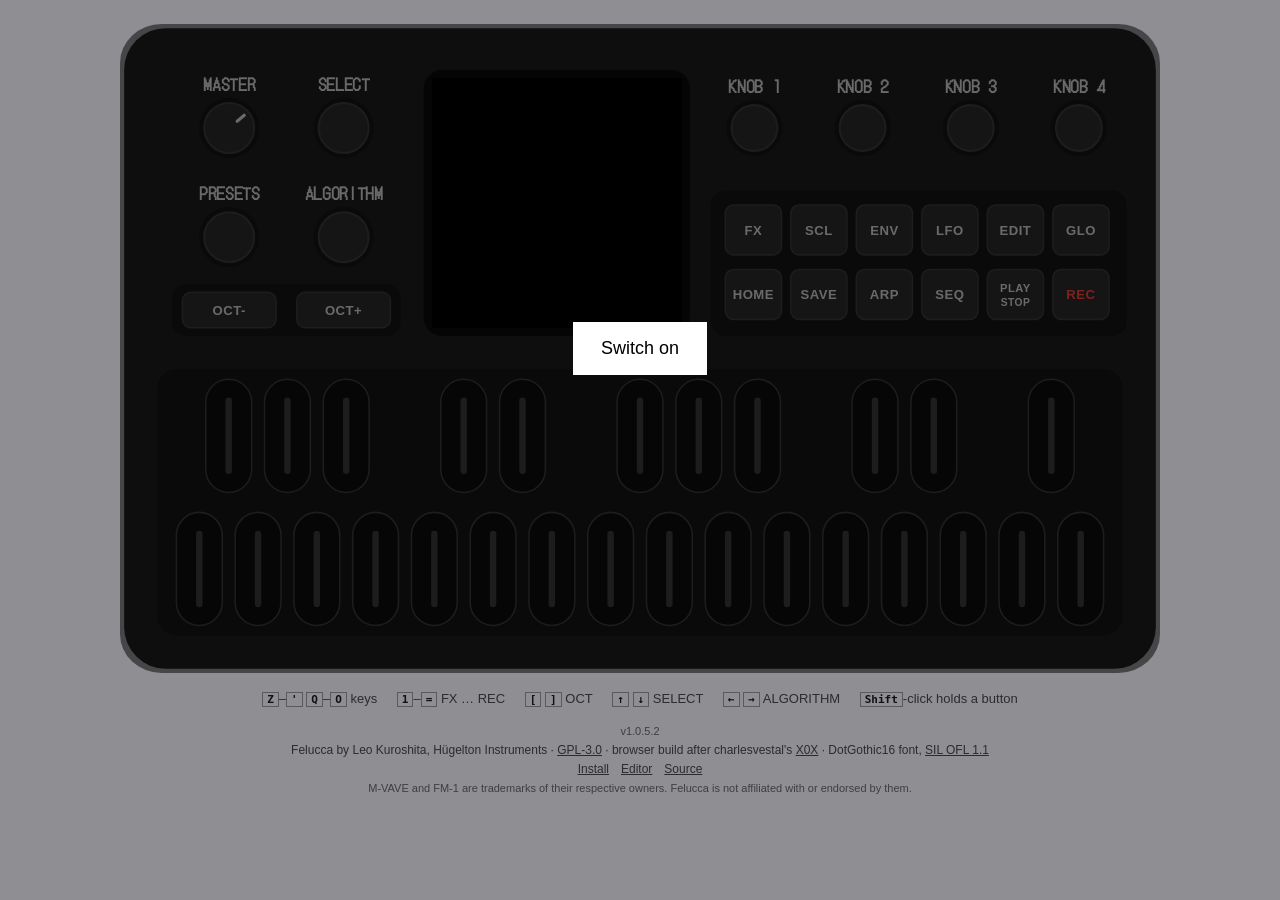
<file: webapp/try/index.html>
<!doctype html>
<!-- SPDX-License-Identifier: GPL-3.0-only
     Copyright (C) 2026 Leo Kuroshita (@kurogedelic), Hügelton Instruments
     The page follows X0X's browser page, web/emu/index.html of charlesvestal/fm1-x0x (GPL-3.0), a Felucca fork. -->
<html lang="en">
<head>
<meta charset="utf-8">
<meta name="viewport" content="width=device-width, initial-scale=1">
<title>Felucca</title>
<link rel="icon" href="data:image/svg+xml,%3Csvg xmlns=%22http://www.w3.org/2000/svg%22 viewBox=%220 0 16 16%22%3E%3Crect width=%2216%22 height=%2216%22 rx=%223%22/%3E%3Crect x=%224%22 y=%224%22 width=%228%22 height=%228%22 fill=%22%23fff%22/%3E%3C/svg%3E">
<meta name="description" content="Felucca, the multi-engine synth firmware for the FM-1, running in your browser: the same code the instrument runs.">
<style>
/* DotGothic16 (SIL OFL 1.1, fonts/OFL.txt), cut to printable ASCII, for the knob labels */
@font-face { font-family: "DotGothic16"; src: url("fonts/DotGothic16-subset.woff") format("woff"); font-display: swap; }
:root { --bg: #8e8e93; --fg: #111; --dim: #2c2c2e; --rule: #5a5a5e;
        --body: #1d1d1f; --tray: #141415; --part: #2a2a2d; --edge: #3a3a3e; --label: #d6d6d8;
        --lit: #fff4d6; --green: #5fe08a; color-scheme: light; }
html, body { background: var(--bg); }
body { margin: 0; color: var(--fg); font: 13px/1.6 -apple-system, BlinkMacSystemFont, "Helvetica Neue", Arial, sans-serif; }
main { max-width: 1040px; margin: 0 auto; padding: 24px 16px 32px; }
@media (orientation: portrait) and (max-width: 700px) { main { padding: 8px 8px 24px; } }
a { color: inherit; }
.device { position: relative; width: 100%; aspect-ratio: 1000 / 624; user-select: none; -webkit-user-select: none;
          -webkit-touch-callout: none; touch-action: manipulation; }
.device svg { position: absolute; inset: 0; width: 100%; height: 100%; pointer-events: none; }
.device canvas { position: absolute; image-rendering: crisp-edges; image-rendering: pixelated; background: #000; }
.hit { position: absolute; touch-action: none; cursor: pointer; -webkit-tap-highlight-color: transparent; border-radius: 10px; }
.hit.knob { cursor: ns-resize; border-radius: 50%; }
.hit:focus-visible { outline: 2px solid var(--lit); outline-offset: 2px; }
.face { transition: fill .05s; }
.dim .face.btn { fill: #3a3934; }
.lit .face.btn { fill: var(--lit); }
.lit text { fill: #1d1d1f; }
.green .face.btn { fill: var(--green); }
.green text { fill: #0d2414; }
.face.key { fill: #0c0c0d; stroke: var(--edge); stroke-width: 1.5; }
.slit { fill: #3a3a3c; transition: fill .05s; }
.dim .slit { fill: #77777b; }
.lit .slit { fill: #ececee; filter: drop-shadow(0 0 3px rgba(255, 255, 255, .6)); }
/* #119: what can be pressed breathes, dark .. ~60 % of lit and back (hal/fm1_input.h fm1_led_breath, ~1.1 s; MENU >
 * LEDS DIM LO ~30 %): the peaks between dark and lit at ~0.8 / ~0.58 on screen (the LED's share, gamma-encoded) */
@keyframes breath-btn { 0%, 100% { fill: #3a3934; } 50% { fill: #d8cfb6; } }
@keyframes breath-slit { 0%, 100% { fill: #3a3a3c; } 50% { fill: #c8c8ca; } }
@keyframes breath-btn-lo { 0%, 100% { fill: #3a3934; } 50% { fill: #aca592; } }
@keyframes breath-slit-lo { 0%, 100% { fill: #3a3a3c; } 50% { fill: #a1a1a3; } }
.breath .face.btn { animation: breath-btn 1.13s ease-in-out infinite; }
.breath .slit { animation: breath-slit 1.13s ease-in-out infinite; }
.dimlo .breath .face.btn { animation-name: breath-btn-lo; }
.dimlo .breath .slit { animation-name: breath-slit-lo; }
@media (prefers-reduced-motion: reduce) {
  .breath .face.btn, .breath .slit { animation: none; }
  .breath .face.btn { fill: #aca592; }
  .breath .slit { fill: #a1a1a3; }
}
.held .face { stroke: var(--lit); stroke-width: 3; }
.latched .face { stroke: #79b8ff; stroke-width: 3; }
.start { position: absolute; inset: 0; display: grid; place-content: center; justify-items: center; gap: 12px;
         background: rgba(0, 0, 0, .5); border-radius: 4% / 6%; }
.start[hidden] { display: none; }
.start button { font: inherit; font-size: 18px; padding: 12px 28px; background: #fff; color: #000; border: 0; cursor: pointer; }
.start button:disabled { opacity: .4; cursor: progress; }
.start p { margin: 0; max-width: 32em; text-align: center; color: #fff; }
.keys, footer { margin: 16px 0 0; color: var(--dim); text-align: center; }
.keys span { white-space: nowrap; margin: 0 8px; }
kbd { font: 600 11px ui-monospace, Menlo, monospace; border: 1px solid var(--rule); padding: 0 4px; color: var(--fg); }
footer { margin-top: 12px; font-size: 12px; }
footer nav a { margin: 0 6px; }
footer small { font-size: 11px; opacity: .8; }
</style>
</head>
<body>
<main>
<div class="device" id="device">
  <svg id="panel" viewBox="0 0 1000 624" aria-hidden="true"></svg>
  <canvas id="screen" width="240" height="240" role="img" aria-label="The screen"></canvas>
  <div class="start" id="start"><button id="go" type="button">Switch on</button><p id="status" hidden></p></div>
</div>

<p class="keys">
  <span><kbd>Z</kbd>–<kbd>'</kbd> <kbd>Q</kbd>–<kbd>O</kbd> keys</span>
  <span><kbd>1</kbd>–<kbd>=</kbd> FX … REC</span>
  <span><kbd>[</kbd> <kbd>]</kbd> OCT</span>
  <span><kbd>↑</kbd> <kbd>↓</kbd> SELECT</span>
  <span><kbd>←</kbd> <kbd>→</kbd> ALGORITHM</span>
  <span><kbd>Shift</kbd>-click holds a button</span>
</p>

<footer>
  <small class="version">v1.0.5.2</small><br>
  Felucca by Leo Kuroshita, Hügelton Instruments · <a href="https://www.gnu.org/licenses/gpl-3.0.html">GPL-3.0</a> · browser build after charlesvestal's <a href="https://github.com/charlesvestal/fm1-x0x">X0X</a> · DotGothic16 font, <a href="fonts/OFL.txt">SIL OFL 1.1</a><br>
  <nav><a href="../installer/">Install</a><a href="../editor/">Editor</a><a href="https://github.com/hugelton/Felucca">Source</a></nav>
  <small>M-VAVE and FM-1 are trademarks of their respective owners. Felucca is not affiliated with or endorsed by them.</small>
</footer>
</main>

<script type="module">
const NS = "http://www.w3.org/2000/svg";
// panel.c's labels (bit = label) and encoder roles
const B = { FX: 0, SCL: 1, ENV: 2, LFO: 3, EDIT: 4, GLO: 5, HOME: 6, SAVE: 7, ARP: 8, SEQ: 9, PLAY: 10, REC: 11, "OCT-": 12, "OCT+": 13 };
const EN = { SELECT: 0, ALGORITHM: 1, PRESETS: 2, "KNOB 1": 3, "KNOB 2": 4, "KNOB 3": 5, "KNOB 4": 6 };
const PLAY_GREEN = 14;
// the 27 keys F3..G5: key k = k semitones above F3
const WHITE = [0, 2, 4, 6, 7, 9, 11, 12, 14, 16, 18, 19, 21, 23, 24, 26];
const BLACK = [1, 3, 5, 8, 10, 13, 15, 17, 20, 22, 25];
const BLACK_AFTER = [0, 1, 2, 4, 5, 7, 8, 9, 11, 12, 14];      // the white key each black one follows
const STORE = "felucca-emu-flash";

// ------------------------------------------------------------------ the panel
// Two drawings of the same controls: WIDE after the FM-1's own layout, TALL for a phone held upright (the
// screen larger, the keys across the whole width). Rebuilt when the orientation changes; the state stays.
const ROW1 = ["FX", "SCL", "ENV", "LFO", "EDIT", "GLO"], ROW2 = ["HOME", "SAVE", "ARP", "SEQ", "PLAY", "REC"];
const KNOBS = ["MASTER", "SELECT", "PRESETS", "ALGORITHM", "KNOB 1", "KNOB 2", "KNOB 3", "KNOB 4"];
const LAYOUTS = {
  wide: {
    w: 1000, h: 624, screen: [292, 44, 256],
    knobs: [[105, 100, 24], [215, 100, 24], [105, 205, 24], [215, 205, 24], [610, 100, 22], [714, 100, 22], [818, 100, 22], [922, 100, 22]],
    trays: [[50, 250, 220, 50], [568, 160, 400, 140]],
    oct: [[60, 258, 90, 34], [170, 258, 90, 34]],
    grid: [582, 174, 54, 48, 63, 62], keybed: [36, 332, 928, 256],
  },
  tall: {
    w: 600, h: 1070, screen: [130, 104, 340],
    knobs: [[66, 64, 24], [186, 64, 24], [414, 64, 24], [534, 64, 24], [90, 512, 26], [230, 512, 26], [370, 512, 26], [510, 512, 26]],
    trays: [[14, 572, 572, 146], [150, 728, 300, 62]],
    oct: [[164, 737, 128, 44], [308, 737, 128, 44]],
    grid: [24, 582, 86, 60, 94, 70], keybed: [14, 800, 572, 256],
  },
};
const svg = document.getElementById("panel"), device = document.getElementById("device"), canvas = document.getElementById("screen");
function el(tag, attrs, parent = svg) {
  const e = document.createElementNS(NS, tag);
  for (const [k, v] of Object.entries(attrs)) e.setAttribute(k, v);
  parent.appendChild(e);
  return e;
}
const SANS = "-apple-system, 'Helvetica Neue', Arial, sans-serif", DOT = "'DotGothic16', " + SANS;
function label(parent, x, y, s, size, font = SANS, ink = "var(--label)") {
  const t = el("text", { x, y, "text-anchor": "middle", "font-family": font,
                         "font-size": size, "font-weight": 600, fill: ink, "letter-spacing": ".04em" }, parent);
  t.textContent = s;
  return t;
}
const KEYNAMES = ["F", "F♯", "G", "G♯", "A", "A♯", "B", "C", "C♯", "D", "D♯", "E"];
const keyName = (k) => KEYNAMES[k % 12] + (3 + Math.floor((k + 5) / 12));

let node = null, btnMask = 0, keyMask = 0, latched = 0, masterValue = 700, lastLeds = [0, 0, 0, 0, 0], layout = null;
const angle = Object.fromEntries(KNOBS.map((n) => [n, 0]));
angle.MASTER = -135 + 270 * masterValue / 1023;
const knobs = [], buttons = [], keys = [];
const btnBy = new Map(), keyBy = new Map();                   // pointer / key code -> label bit or key
const send = (m) => { if (node) node.port.postMessage(m); };

function build(name) {
  const L = LAYOUTS[name];
  layout = name;
  svg.innerHTML = "";
  svg.setAttribute("viewBox", `0 0 ${L.w} ${L.h}`);
  device.style.aspectRatio = `${L.w} / ${L.h}`;
  for (const d of device.querySelectorAll(".hit")) d.remove();
  knobs.length = buttons.length = keys.length = 0;
  el("rect", { x: 4, y: 4, width: L.w - 8, height: L.h - 8, rx: 40, fill: "var(--body)" });
  for (const [x, y, w, h] of L.trays) el("rect", { x, y, width: w, height: h, rx: 14, fill: "var(--tray)" });
  const [sx, sy, ss] = L.screen;
  el("rect", { x: sx, y: sy, width: ss, height: ss, rx: 18, fill: "#0b0b0c" });
  const inset = ss / 32;                                         // the 240 x 240 panel inside its bezel
  Object.assign(canvas.style, { left: `${(sx + inset) / L.w * 100}%`, top: `${(sy + inset) / L.h * 100}%`,
                                width: `${(ss - 2 * inset) / L.w * 100}%`, height: `${(ss - 2 * inset) / L.h * 100}%` });
  KNOBS.forEach((n, i) => {
    const [x, y, r] = L.knobs[i], g = el("g", {});
    el("circle", { cx: x, cy: y, r: r + 5, fill: "var(--tray)" }, g);
    el("circle", { cx: x, cy: y, r, fill: "var(--part)", stroke: "var(--edge)", "stroke-width": 2 }, g);
    const ind = n === "MASTER" ? el("line", { x1: x, y1: y - r + 5, x2: x, y2: y - r + 14, stroke: "var(--label)", "stroke-width": 3, "stroke-linecap": "round" }, g) : null;
    label(g, x, y - r - 12, n, 16, DOT);
    el("circle", { cx: x, cy: y, r: r + 12, fill: "transparent" }, g);
    knobs.push({ g, ind, x, y, name: n, role: n === "MASTER" ? "master" : EN[n] });
  });
  const button = ([x, y, w, h], n, sub) => {
    const g = el("g", {});
    el("rect", { x, y, width: w, height: h, rx: 8, fill: "var(--part)", stroke: "var(--edge)", "stroke-width": 1.5, class: "face btn" }, g);
    const ink = n === "REC" ? "#ff453a" : undefined;
    if (sub) { label(g, x + w / 2, y + h / 2 - 2, n, 10.8, SANS, ink); label(g, x + w / 2, y + h / 2 + 11, sub, 9.9); }
    else label(g, x + w / 2, y + h / 2 + 4.5, n, 12.6, SANS, ink);
    buttons.push({ g, bit: B[n], name: sub ? `${n} / ${sub}` : n });
  };
  button(L.oct[0], "OCT-");
  button(L.oct[1], "OCT+");
  const [gx, gy, gw, gh, dx, dy] = L.grid;
  for (let i = 0; i < 6; i++) {
    button([gx + i * dx, gy, gw, gh], ROW1[i]);
    button([gx + i * dx, gy + dy, gw, gh], ROW2[i], ROW2[i] === "PLAY" ? "STOP" : "");
  }
  const [x0, y0, w, h] = L.keybed;
  el("rect", { x: x0, y: y0, width: w, height: h, rx: 18, fill: "var(--tray)" });
  // the keys: two rows of the same black keys, each with a slit down its middle that lights
  const pitch = (w - 24) / 16, kw = pitch * 0.78, kh = h * 0.425, sw = Math.max(3, kw * 0.14);
  const key = (cx, cy, k) => {
    const g = el("g", {}), y = cy - kh / 2;
    el("rect", { x: cx - kw / 2, y, width: kw, height: kh, rx: kw / 2, class: "face key" }, g);
    el("rect", { x: cx - sw / 2, y: y + kw * 0.4, width: sw, height: kh - kw * 0.8, rx: sw / 2, class: "slit" }, g);
    el("rect", { x: cx - pitch / 2, y: cy - h * 0.24, width: pitch, height: h * 0.48, fill: "transparent" }, g);   // its target
    keys[k] = { g, name: keyName(k) };
  };
  WHITE.forEach((k, i) => key(x0 + 12 + (i + 0.5) * pitch, y0 + h * 0.75, k));
  BLACK_AFTER.forEach((a, j) => key(x0 + 12 + (a + 1) * pitch, y0 + h * 0.25, BLACK[j]));
  // HTML targets over the drawing (pointer-events: none): touch-action and pointer capture work on them everywhere
  const hit = (c, cls, role) => {
    const b = c.g.getBBox(), d = document.createElement("div");
    d.className = "hit" + (cls ? " " + cls : "");
    Object.assign(d.style, { left: `${b.x / L.w * 100}%`, top: `${b.y / L.h * 100}%`,
                             width: `${b.width / L.w * 100}%`, height: `${b.height / L.h * 100}%` });
    d.setAttribute("role", role);
    d.setAttribute("aria-label", c.name);
    d.title = c.name;
    d.tabIndex = 0;
    d.addEventListener("touchstart", (e) => e.preventDefault(), { passive: false });
    d.addEventListener("contextmenu", (e) => e.preventDefault());
    device.insertBefore(d, document.getElementById("start"));
    c.hit = d;
  };
  knobs.forEach((k) => { hit(k, "knob", "slider"); bindKnob(k); drawKnob(k); });
  buttons.forEach((b) => { hit(b, "", "button"); bindButton(b); });
  keys.forEach((k, i) => { hit(k, "", "button"); bindKey(k, i); });
  syncButtons(true);
  syncKeys(true);
  drawLights(lastLeds);
}

// ------------------------------------------------------------------ input
function syncButtons(redraw) {
  let m = latched;
  for (const b of btnBy.values()) m |= 1 << b;
  if (m !== btnMask) { btnMask = m; send({ type: "buttons", mask: m }); }
  else if (!redraw) return;
  for (const b of buttons) {
    const on = !!(m & (1 << b.bit));
    b.g.classList.toggle("held", on);
    b.g.classList.toggle("latched", !!(latched & (1 << b.bit)));
    b.hit.setAttribute("aria-pressed", on);
  }
}
function syncKeys(redraw) {
  let m = 0;
  for (const k of keyBy.values()) m |= 1 << k;
  if (m !== keyMask) { keyMask = m; send({ type: "keys", mask: m }); }
  else if (!redraw) return;
  keys.forEach((k, i) => k.g.classList.toggle("held", !!(m & (1 << i))));
}
function bindButton(b) {
  b.hit.addEventListener("pointerdown", (e) => {
    e.preventDefault();
    if (e.shiftKey || e.button === 2) { latched ^= 1 << b.bit; syncButtons(true); return; }
    if (latched & (1 << b.bit)) { latched &= ~(1 << b.bit); syncButtons(true); return; }
    b.hit.setPointerCapture(e.pointerId);
    btnBy.set("p" + e.pointerId, b.bit);
    syncButtons();
  });
  b.hit.addEventListener("keydown", (e) => {
    if ((e.key === "Enter" || e.key === " ") && !e.repeat) { btnBy.set("f" + b.bit, b.bit); syncButtons(); e.preventDefault(); e.stopPropagation(); }
  });
  b.hit.addEventListener("keyup", () => { if (btnBy.delete("f" + b.bit)) syncButtons(); });
}
function bindKey(k, i) {
  k.hit.addEventListener("pointerdown", (e) => {
    e.preventDefault();
    k.hit.setPointerCapture(e.pointerId);
    keyBy.set("p" + e.pointerId, i);
    syncKeys();
  });
}
function release(e) {
  const id = "p" + e.pointerId;
  if (btnBy.delete(id)) syncButtons();
  if (keyBy.delete(id)) syncKeys();
}
for (const t of ["pointerup", "pointercancel", "lostpointercapture"]) device.addEventListener(t, release);

function drawKnob(k) { if (k.ind) k.ind.setAttribute("transform", `rotate(${angle[k.name]} ${k.x} ${k.y})`); }
function turn(k, n) {
  if (!n) return;
  if (k.role === "master") {
    masterValue = Math.max(0, Math.min(1023, masterValue + n * 16));
    angle.MASTER = -135 + 270 * masterValue / 1023;
    send({ type: "master", value: masterValue });
  } else {
    angle[k.name] = (angle[k.name] + n * 18) % 360;            // 20 detents a turn
    send({ type: "enc", role: k.role, n });
  }
  drawKnob(k);
}
function bindKnob(k) {
  let drag = null, wheel = 0;
  k.hit.addEventListener("pointerdown", (e) => {
    e.preventDefault();
    k.hit.setPointerCapture(e.pointerId);
    drag = { y: e.clientY, acc: 0 };
  });
  k.hit.addEventListener("pointermove", (e) => {
    if (!drag) return;
    drag.acc += drag.y - e.clientY;
    drag.y = e.clientY;
    const step = k.role === "master" ? 3 : 8, n = Math.trunc(drag.acc / step);
    if (n) { drag.acc -= n * step; turn(k, n); }
  });
  const end = () => { drag = null; };
  k.hit.addEventListener("pointerup", end);
  k.hit.addEventListener("pointercancel", end);
  k.hit.addEventListener("wheel", (e) => {
    e.preventDefault();
    const dy = e.deltaMode === 1 ? e.deltaY * 33 : e.deltaY;
    if (Math.abs(dy) >= 50) { turn(k, dy < 0 ? 1 : -1); wheel = 0; return; }   // a wheel notch: one detent
    wheel -= dy;                                                                   // a trackpad: by distance
    const n = Math.trunc(wheel / 25);
    if (n) { wheel -= n * 25; turn(k, n); }
  }, { passive: false });
  k.hit.addEventListener("keydown", (e) => {
    const d = { ArrowUp: 1, ArrowRight: 1, ArrowDown: -1, ArrowLeft: -1 }[e.key];
    if (d) { turn(k, d); e.preventDefault(); e.stopPropagation(); }
  });
}
const tall = matchMedia("(orientation: portrait) and (max-width: 700px)");
build(tall.matches ? "tall" : "wide");
tall.addEventListener("change", () => build(tall.matches ? "tall" : "wide"));
document.fonts?.load("16px DotGothic16").then(() => build(layout), () => {});   // the labels' width: the hit areas

// the computer keyboard, every key one control: F3..A#4 on the Z (white) and A (black) rows, B4..G5 on Q..O
// in semitones, the twelve buttons on the number row in the panel's order (held while the key is), [ ] OCT
const KEYMAP = {};
["KeyZ", "KeyX", "KeyC", "KeyV", "KeyB", "KeyN", "KeyM", "Comma", "Period", "Slash"].forEach((c, i) => KEYMAP[c] = { key: WHITE[i] });
[["KeyS", 1], ["KeyD", 3], ["KeyF", 5], ["KeyH", 8], ["KeyJ", 10], ["KeyL", 13], ["Semicolon", 15], ["Quote", 17]].forEach(([c, k]) => KEYMAP[c] = { key: k });
["KeyQ", "KeyW", "KeyE", "KeyR", "KeyT", "KeyY", "KeyU", "KeyI", "KeyO"].forEach((c, i) => KEYMAP[c] = { key: 18 + i });
["Digit1", "Digit2", "Digit3", "Digit4", "Digit5", "Digit6", "Digit7", "Digit8", "Digit9", "Digit0", "Minus", "Equal"]
  .forEach((c, i) => KEYMAP[c] = { btn: B[[...ROW1, ...ROW2][i]] });
Object.assign(KEYMAP, { BracketLeft: { btn: B["OCT-"] }, BracketRight: { btn: B["OCT+"] } });
const ARROWS = { ArrowUp: [EN.SELECT, 1], ArrowDown: [EN.SELECT, -1], ArrowRight: [EN.ALGORITHM, 1], ArrowLeft: [EN.ALGORITHM, -1] };
addEventListener("keydown", (e) => {
  if (!node || e.metaKey || e.ctrlKey || e.altKey || e.target.closest?.(".hit.knob")) return;
  if (ARROWS[e.code]) { const [r, n] = ARROWS[e.code]; turn(knobs.find((k) => k.role === r), n); e.preventDefault(); return; }
  const m = KEYMAP[e.code];
  if (!m) return;
  e.preventDefault();
  if (e.repeat) return;
  if (m.key !== undefined) { keyBy.set("k" + e.code, m.key); syncKeys(); }
  else { btnBy.set("k" + e.code, m.btn); syncButtons(); }
});
addEventListener("keyup", (e) => {
  const id = "k" + e.code;
  if (keyBy.delete(id)) syncKeys();
  if (btnBy.delete(id)) syncButtons();
});
addEventListener("blur", () => {
  for (const id of [...btnBy.keys()]) if (id[0] !== "p") btnBy.delete(id);
  for (const id of [...keyBy.keys()]) if (id[0] !== "p") keyBy.delete(id);
  syncButtons();
  syncKeys();
});

// ------------------------------------------------------------------ screen and lights
const ctx = document.getElementById("screen").getContext("2d");
const img = ctx.createImageData(240, 240);
function drawScreen(fb) {
  const d = img.data;
  for (let i = 0; i < 240 * 240; i++) {
    const v = fb[i], p = ((v >> 8) | (v << 8)) & 0xFFFF;          // the panel's byte order -> RGB565
    d[i * 4] = ((p >> 11) & 31) * 255 / 31;
    d[i * 4 + 1] = ((p >> 5) & 63) * 255 / 63;
    d[i * 4 + 2] = (p & 31) * 255 / 31;
    d[i * 4 + 3] = 255;
  }
  ctx.putImageData(img, 0, 0);
}
function drawLights([litB, litK, dimB, dimK, dimLo = 0, brB = 0, brK = 0]) {
  document.documentElement.classList.toggle("dimlo", !!dimLo);   // (the breath's lower peak)
  for (const b of buttons) {
    const bit = 1 << b.bit, green = b.bit === B.PLAY && (litB & (1 << PLAY_GREEN));
    b.g.classList.toggle("lit", !!(litB & bit) && !green);
    b.g.classList.toggle("green", !!green);
    b.g.classList.toggle("dim", !!(dimB & bit));
    b.g.classList.toggle("breath", !!(brB & bit));
  }
  keys.forEach((k, i) => {
    k.g.classList.toggle("lit", !!(litK & (1 << i)));
    k.g.classList.toggle("dim", !!(dimK & (1 << i)));
    k.g.classList.toggle("breath", !!(brK & (1 << i)));
  });
}

// ------------------------------------------------------------------ the flash, kept in this browser
function loadFlash() {
  try {
    const raw = JSON.parse(localStorage.getItem(STORE) || "{}"), out = {};
    for (const [off, b64] of Object.entries(raw)) out[off] = Uint8Array.from(atob(b64), (c) => c.charCodeAt(0));
    return out;
  } catch { return {}; }
}
function saveFlash(sectors) {
  try {
    const raw = {};
    for (const [off, u8] of Object.entries(sectors)) {
      let s = "";
      for (let i = 0; i < u8.length; i += 4096) s += String.fromCharCode.apply(null, u8.subarray(i, i + 4096));
      raw[off] = btoa(s);
    }
    localStorage.setItem(STORE, JSON.stringify(raw));
    return true;
  } catch { return false; }                                       // private mode, full: this session only
}

// ------------------------------------------------------------------ Web MIDI in (channel messages)
async function midiOn() {
  if (!navigator.requestMIDIAccess) return;
  try {
    const access = await navigator.requestMIDIAccess();
    const bind = () => {
      for (const input of access.inputs.values()) {
        input.onmidimessage = (e) => {
          const d = e.data;
          if (d.length >= 2 && d[0] >= 0x80 && d[0] < 0xF0) send({ type: "midi", data: [d[0], d[1], d[2] || 0] });
        };
      }
    };
    access.onstatechange = bind;
    bind();
  } catch { /* no permission: the panel only */ }
}

// ------------------------------------------------------------------ switching on
const status = document.getElementById("status");
const say = (t) => { status.textContent = t; status.hidden = !t; };
async function switchOn() {
  const go = document.getElementById("go");
  go.disabled = true;
  go.textContent = "Starting…";
  try {
    const ac = new AudioContext({ sampleRate: 44100, latencyHint: "interactive" });
    const [wasm] = await Promise.all([
      fetch("felucca.wasm").then((r) => { if (!r.ok) throw new Error(`felucca.wasm: ${r.status}`); return r.arrayBuffer(); }),
      ac.audioWorklet.addModule("worklet.js")]);
    node = new AudioWorkletNode(ac, "felucca", { numberOfInputs: 0, numberOfOutputs: 1, outputChannelCount: [2] });
    node.connect(ac.destination);
    let warned = false;
    await new Promise((res, rej) => {
      node.port.onmessage = (e) => {
        const m = e.data;
        if (m.type === "ready") res();
        else if (m.type === "error") rej(new Error(m.message));
        else if (m.type === "frame") {
          if (m.fb) drawScreen(m.fb);
          if (m.leds) drawLights(lastLeds = m.leds);
          if (m.sectors && !saveFlash(m.sectors) && !warned) {
            warned = true;
            console.warn("Felucca: this browser does not keep the saves; they last until the page closes.");
          }
        }
      };
      node.port.postMessage({ type: "load", wasm, sectors: loadFlash(), master: masterValue }, [wasm]);
    });
    await ac.resume();
    document.getElementById("start").hidden = true;
    go.textContent = "On";
    if (ac.sampleRate !== 44100) console.warn(`Felucca: the browser plays at ${ac.sampleRate} Hz, the pitch is off by ${(1200 * Math.log2(ac.sampleRate / 44100)).toFixed(0)} cents.`);
    syncButtons();
    syncKeys();
    send({ type: "visible", on: !document.hidden });
    midiOn();
  } catch (err) {
    node = null;
    go.disabled = false;
    go.textContent = "Switch on";
    say("Could not start: " + (err && err.message || err) + ". A current Chrome, Edge, Firefox or Safari should work.");
  }
}
document.getElementById("go").addEventListener("click", switchOn);
document.addEventListener("visibilitychange", () => send({ type: "visible", on: !document.hidden }));
</script>
</body>
</html>
</file>
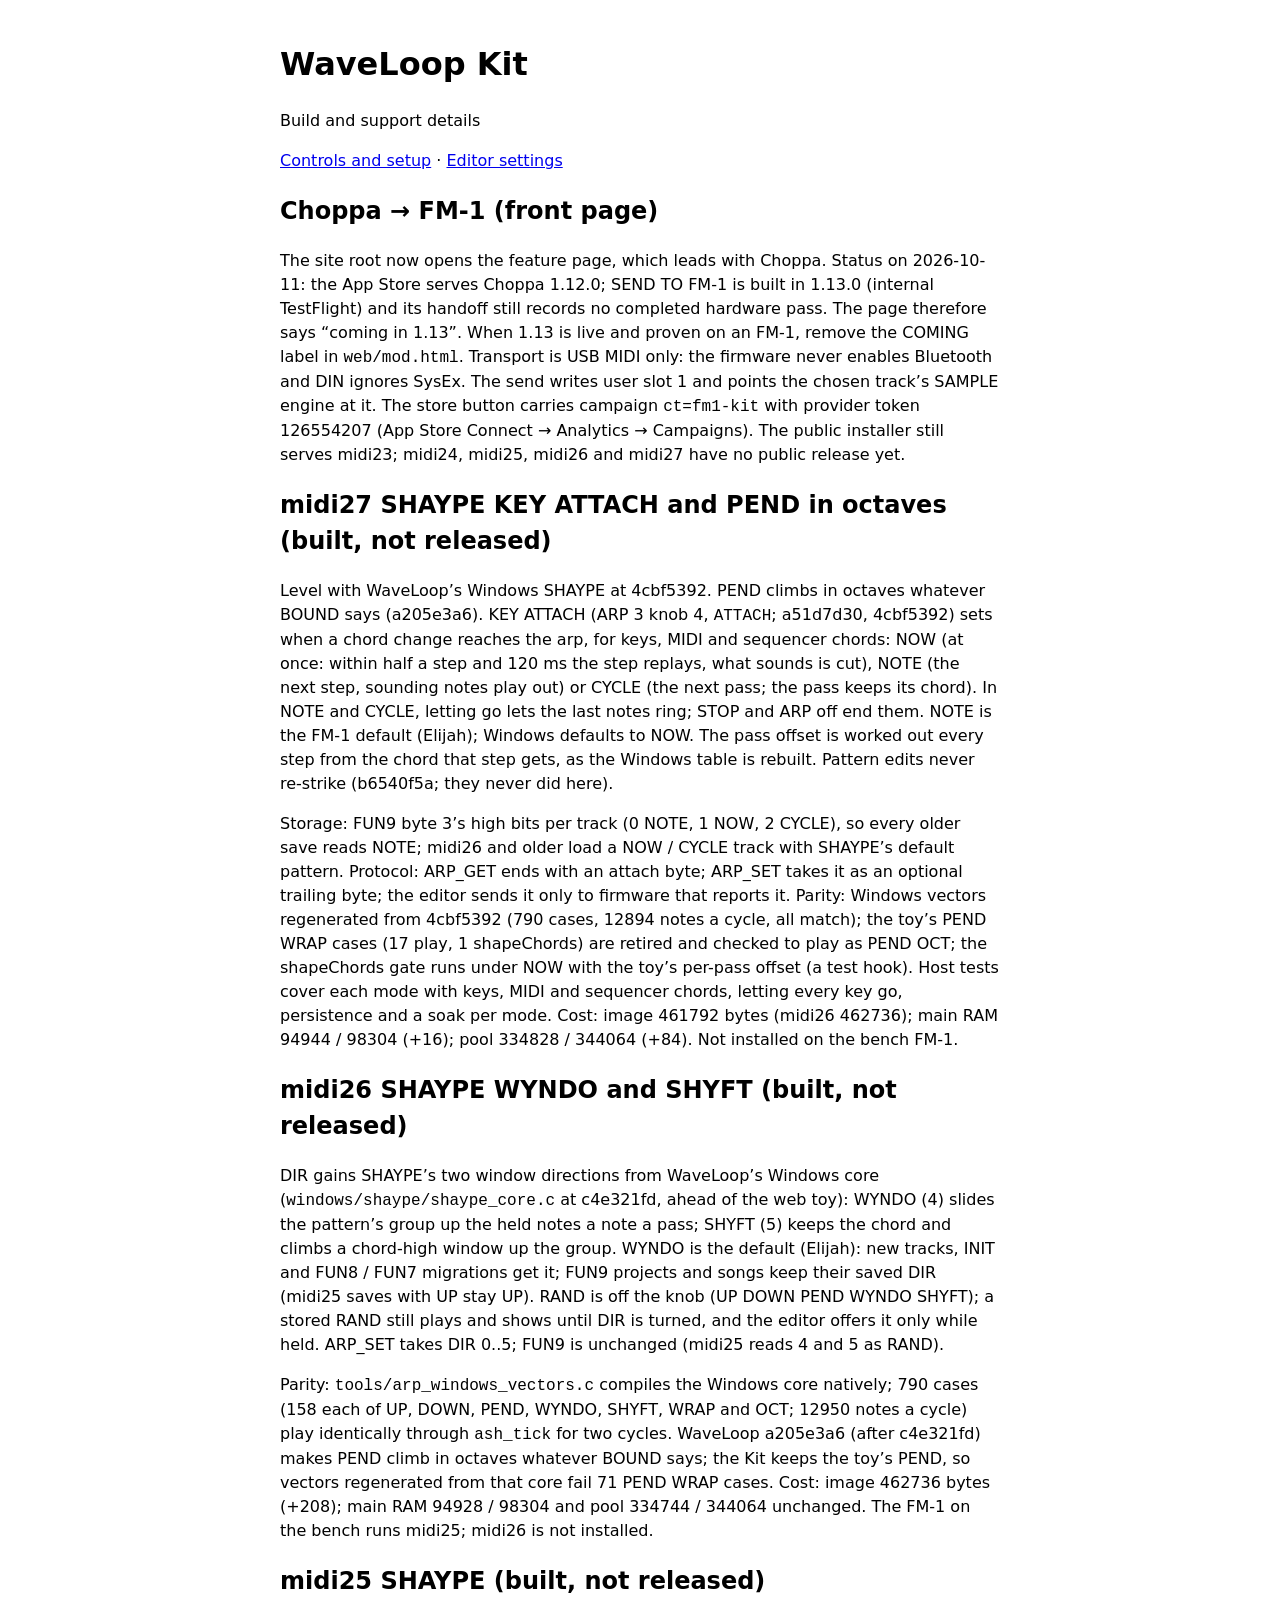
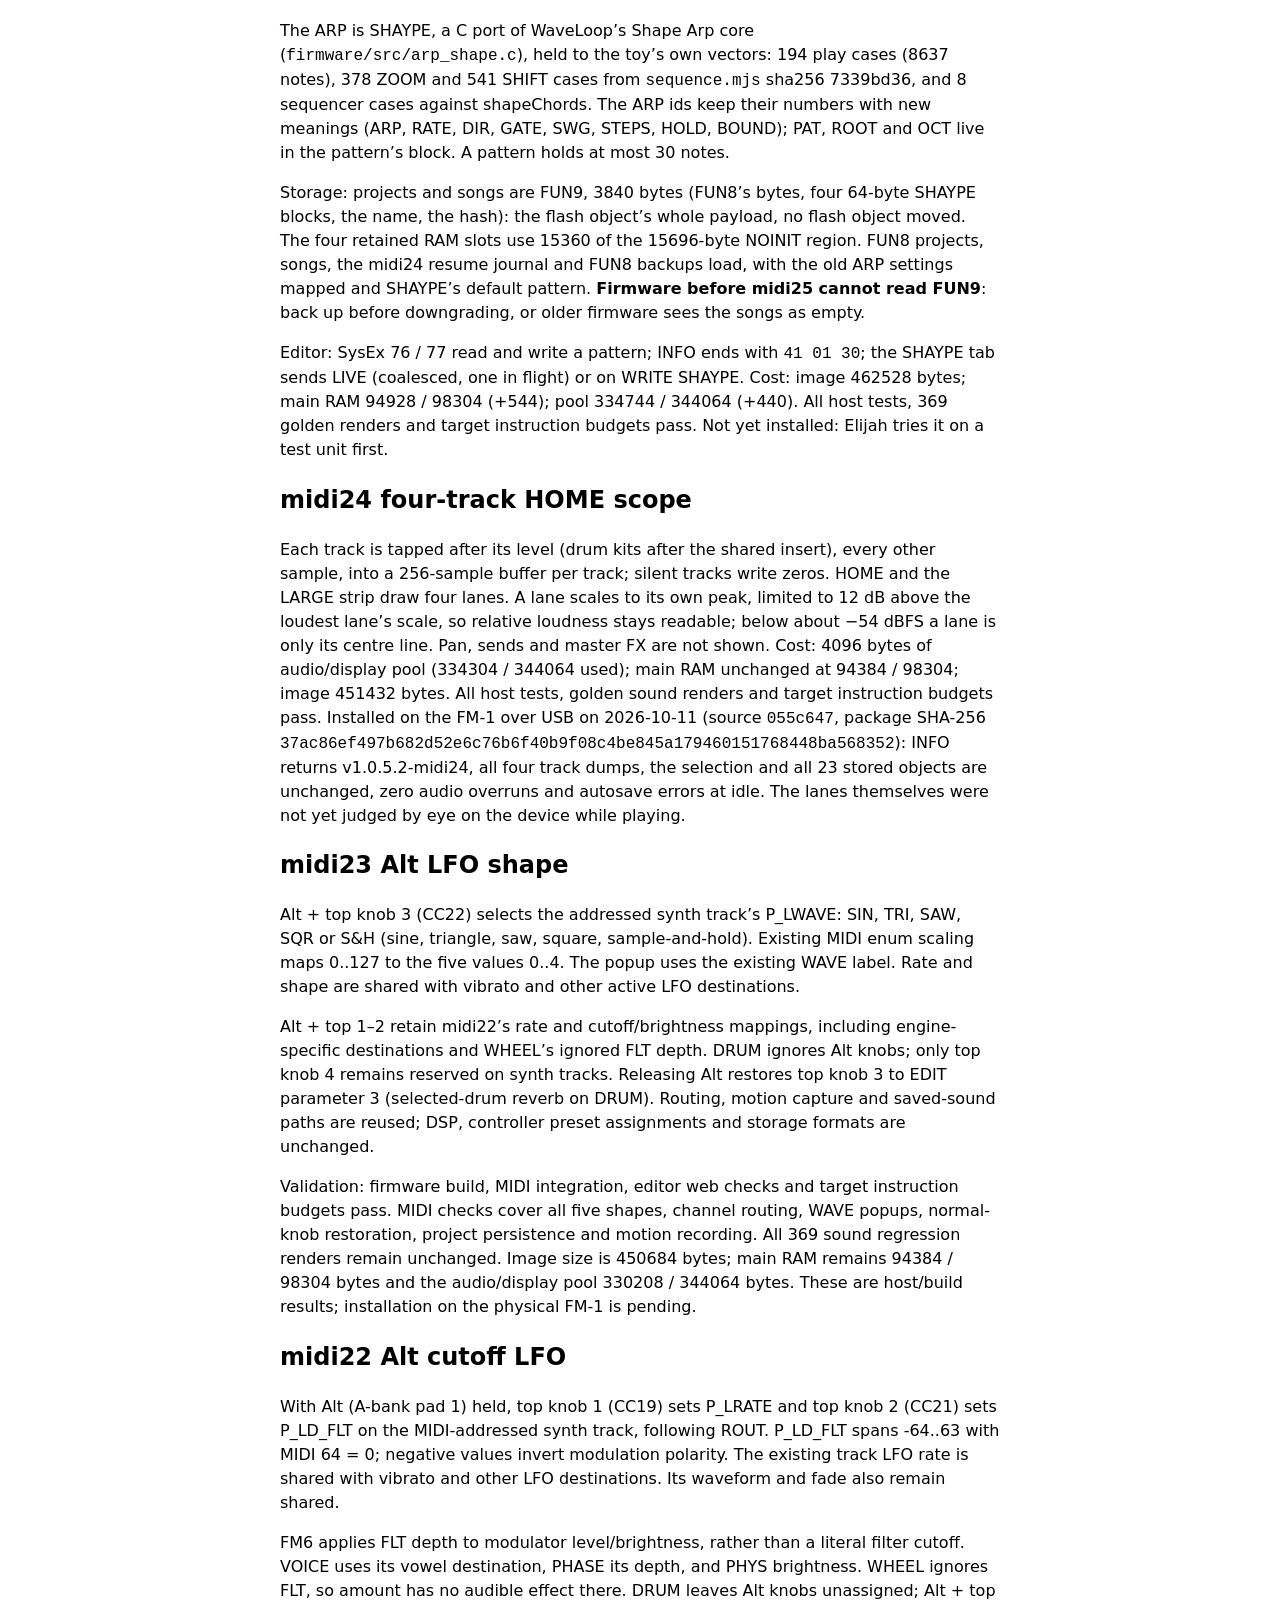
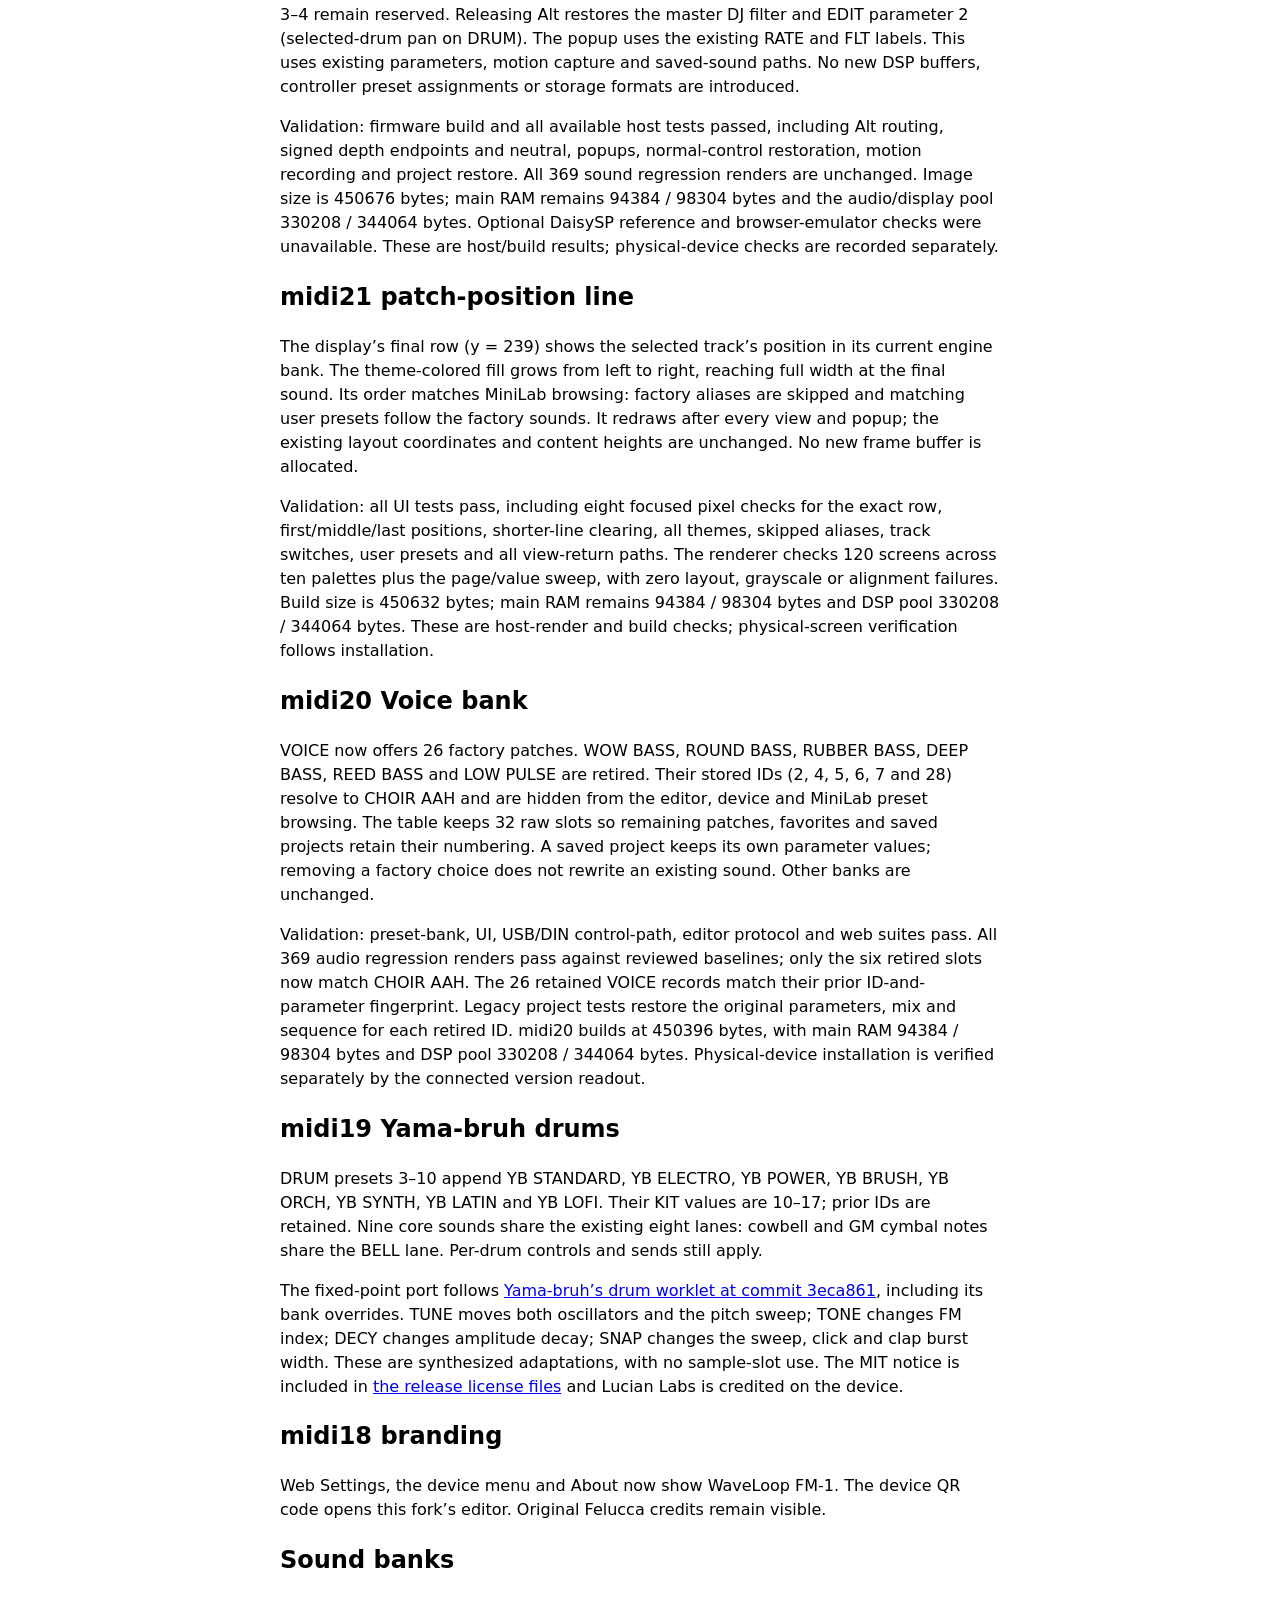
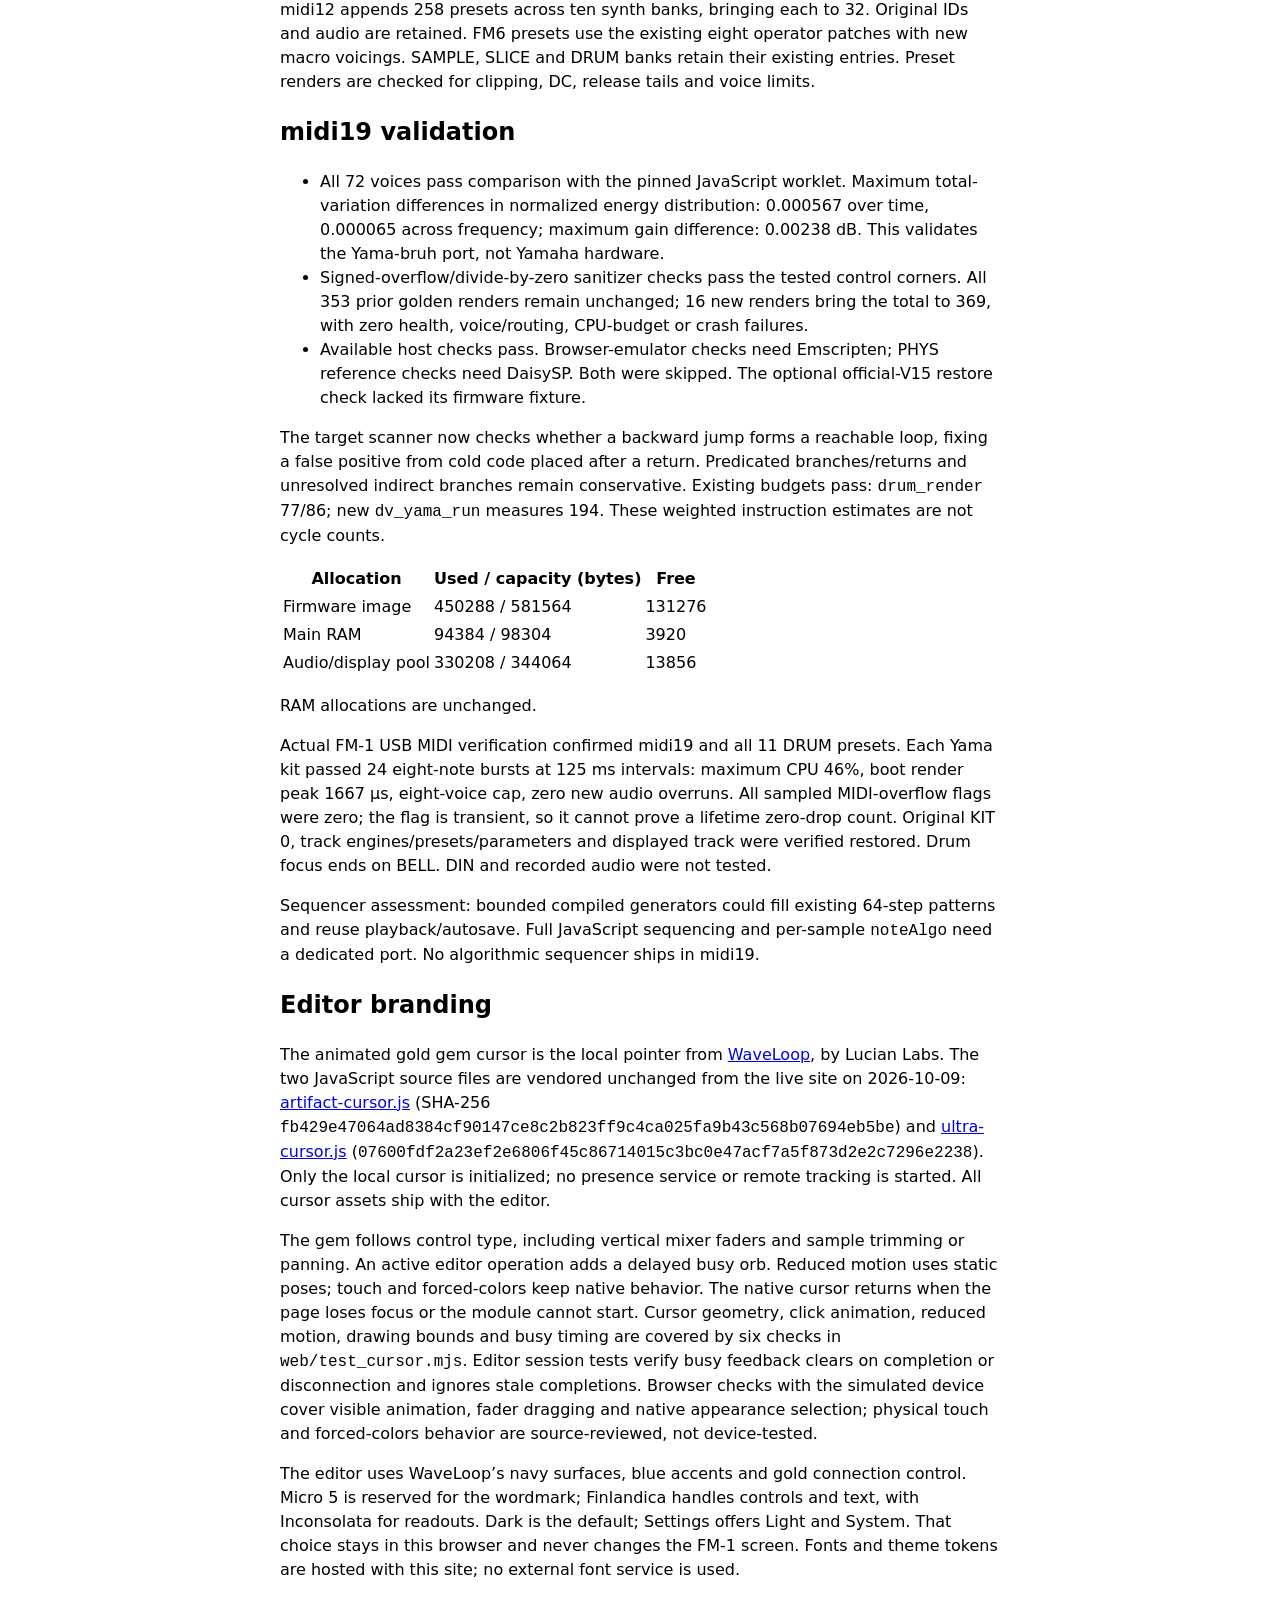
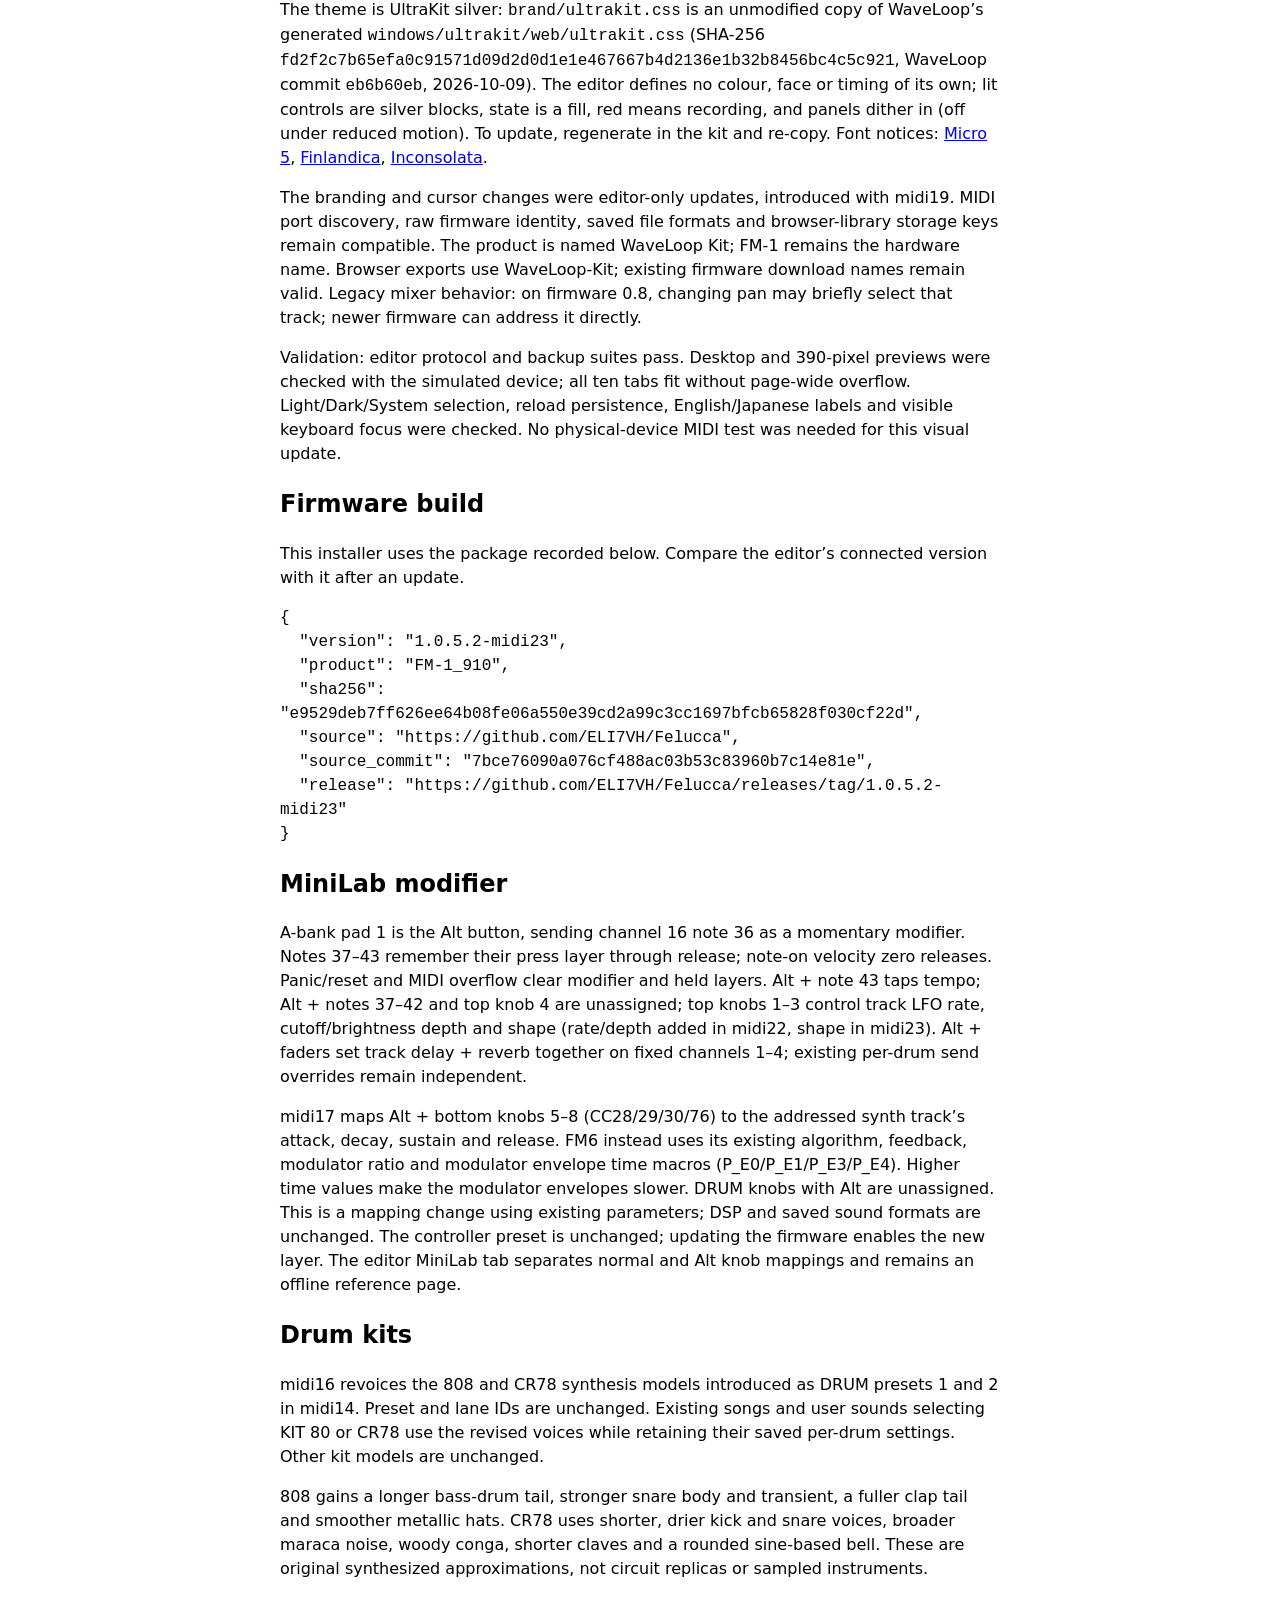
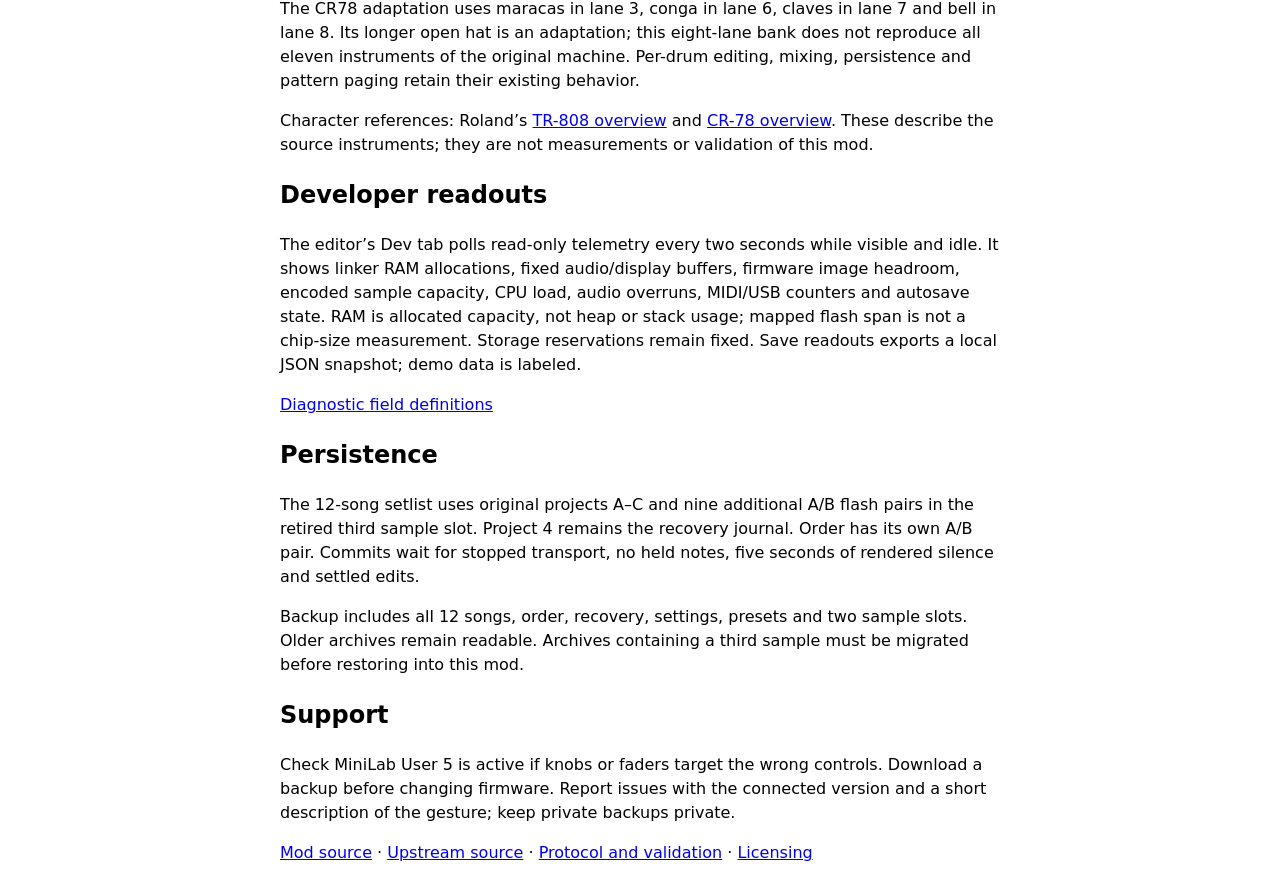
<file: web/admin.html>
<!doctype html><html lang="en"><meta charset="utf-8"><meta name="viewport" content="width=device-width,initial-scale=1"><title>WaveLoop Kit · Build and support</title>
<style>body{max-width:720px;margin:40px auto;padding:0 20px;font:16px/1.5 system-ui}pre{white-space:pre-wrap;overflow-wrap:anywhere}</style>
<h1>WaveLoop Kit</h1><p>Build and support details</p><p><a href="../mod/">Controls and setup</a> · <a href="../webapp/editor/#settings">Editor settings</a></p><h2 id="choppa">Choppa → FM-1 (front page)</h2><p>The site root now opens the feature page, which leads with Choppa. Status on 2026-10-11: the App Store serves Choppa 1.12.0; SEND TO FM-1 is built in 1.13.0 (internal TestFlight) and its handoff still records no completed hardware pass. The page therefore says “coming in 1.13”. When 1.13 is live and proven on an FM-1, remove the COMING label in <code>web/mod.html</code>. Transport is USB MIDI only: the firmware never enables Bluetooth and DIN ignores SysEx. The send writes user slot 1 and points the chosen track’s SAMPLE engine at it. The store button carries campaign <code>ct=fm1-kit</code> with provider token 126554207 (App Store Connect → Analytics → Campaigns). The public installer still serves midi23; midi24, midi25, midi26 and midi27 have no public release yet.</p><h2>midi27 SHAYPE KEY ATTACH and PEND in octaves (built, not released)</h2><p>Level with WaveLoop’s Windows SHAYPE at 4cbf5392. PEND climbs in octaves whatever BOUND says (a205e3a6). KEY ATTACH (ARP 3 knob 4, <code>ATTACH</code>; a51d7d30, 4cbf5392) sets when a chord change reaches the arp, for keys, MIDI and sequencer chords: NOW (at once: within half a step and 120 ms the step replays, what sounds is cut), NOTE (the next step, sounding notes play out) or CYCLE (the next pass; the pass keeps its chord). In NOTE and CYCLE, letting go lets the last notes ring; STOP and ARP off end them. NOTE is the FM-1 default (Elijah); Windows defaults to NOW. The pass offset is worked out every step from the chord that step gets, as the Windows table is rebuilt. Pattern edits never re-strike (b6540f5a; they never did here).</p><p>Storage: FUN9 byte 3’s high bits per track (0 NOTE, 1 NOW, 2 CYCLE), so every older save reads NOTE; midi26 and older load a NOW / CYCLE track with SHAYPE’s default pattern. Protocol: ARP_GET ends with an attach byte; ARP_SET takes it as an optional trailing byte; the editor sends it only to firmware that reports it. Parity: Windows vectors regenerated from 4cbf5392 (790 cases, 12894 notes a cycle, all match); the toy’s PEND WRAP cases (17 play, 1 shapeChords) are retired and checked to play as PEND OCT; the shapeChords gate runs under NOW with the toy’s per-pass offset (a test hook). Host tests cover each mode with keys, MIDI and sequencer chords, letting every key go, persistence and a soak per mode. Cost: image 461792 bytes (midi26 462736); main RAM 94944 / 98304 (+16); pool 334828 / 344064 (+84). Not installed on the bench FM-1.</p><h2>midi26 SHAYPE WYNDO and SHYFT (built, not released)</h2><p>DIR gains SHAYPE’s two window directions from WaveLoop’s Windows core (<code>windows/shaype/shaype_core.c</code> at c4e321fd, ahead of the web toy): WYNDO (4) slides the pattern’s group up the held notes a note a pass; SHYFT (5) keeps the chord and climbs a chord-high window up the group. WYNDO is the default (Elijah): new tracks, INIT and FUN8 / FUN7 migrations get it; FUN9 projects and songs keep their saved DIR (midi25 saves with UP stay UP). RAND is off the knob (UP DOWN PEND WYNDO SHYFT); a stored RAND still plays and shows until DIR is turned, and the editor offers it only while held. ARP_SET takes DIR 0..5; FUN9 is unchanged (midi25 reads 4 and 5 as RAND).</p><p>Parity: <code>tools/arp_windows_vectors.c</code> compiles the Windows core natively; 790 cases (158 each of UP, DOWN, PEND, WYNDO, SHYFT, WRAP and OCT; 12950 notes a cycle) play identically through <code>ash_tick</code> for two cycles. WaveLoop a205e3a6 (after c4e321fd) makes PEND climb in octaves whatever BOUND says; the Kit keeps the toy’s PEND, so vectors regenerated from that core fail 71 PEND WRAP cases. Cost: image 462736 bytes (+208); main RAM 94928 / 98304 and pool 334744 / 344064 unchanged. The FM-1 on the bench runs midi25; midi26 is not installed.</p><h2>midi25 SHAYPE (built, not released)</h2><p>The ARP is SHAYPE, a C port of WaveLoop’s Shape Arp core (<code>firmware/src/arp_shape.c</code>), held to the toy’s own vectors: 194 play cases (8637 notes), 378 ZOOM and 541 SHIFT cases from <code>sequence.mjs</code> sha256 7339bd36, and 8 sequencer cases against shapeChords. The ARP ids keep their numbers with new meanings (ARP, RATE, DIR, GATE, SWG, STEPS, HOLD, BOUND); PAT, ROOT and OCT live in the pattern’s block. A pattern holds at most 30 notes.</p><p>Storage: projects and songs are FUN9, 3840 bytes (FUN8’s bytes, four 64-byte SHAYPE blocks, the name, the hash): the flash object’s whole payload, no flash object moved. The four retained RAM slots use 15360 of the 15696-byte NOINIT region. FUN8 projects, songs, the midi24 resume journal and FUN8 backups load, with the old ARP settings mapped and SHAYPE’s default pattern. <strong>Firmware before midi25 cannot read FUN9</strong>: back up before downgrading, or older firmware sees the songs as empty.</p><p>Editor: SysEx 76 / 77 read and write a pattern; INFO ends with <code>41 01 30</code>; the SHAYPE tab sends LIVE (coalesced, one in flight) or on WRITE SHAYPE. Cost: image 462528 bytes; main RAM 94928 / 98304 (+544); pool 334744 / 344064 (+440). All host tests, 369 golden renders and target instruction budgets pass. Not yet installed: Elijah tries it on a test unit first.</p><h2>midi24 four-track HOME scope</h2><p>Each track is tapped after its level (drum kits after the shared insert), every other sample, into a 256-sample buffer per track; silent tracks write zeros. HOME and the LARGE strip draw four lanes. A lane scales to its own peak, limited to 12 dB above the loudest lane’s scale, so relative loudness stays readable; below about −54 dBFS a lane is only its centre line. Pan, sends and master FX are not shown. Cost: 4096 bytes of audio/display pool (334304 / 344064 used); main RAM unchanged at 94384 / 98304; image 451432 bytes. All host tests, golden sound renders and target instruction budgets pass. Installed on the FM-1 over USB on 2026-10-11 (source <code>055c647</code>, package SHA-256 <code>37ac86ef497b682d52e6c76b6f40b9f08c4be845a179460151768448ba568352</code>): INFO returns v1.0.5.2-midi24, all four track dumps, the selection and all 23 stored objects are unchanged, zero audio overruns and autosave errors at idle. The lanes themselves were not yet judged by eye on the device while playing.</p><h2>midi23 Alt LFO shape</h2><p>Alt + top knob 3 (CC22) selects the addressed synth track’s P_LWAVE: SIN, TRI, SAW, SQR or S&amp;H (sine, triangle, saw, square, sample-and-hold). Existing MIDI enum scaling maps 0..127 to the five values 0..4. The popup uses the existing WAVE label. Rate and shape are shared with vibrato and other active LFO destinations.</p><p>Alt + top 1–2 retain midi22’s rate and cutoff/brightness mappings, including engine-specific destinations and WHEEL’s ignored FLT depth. DRUM ignores Alt knobs; only top knob 4 remains reserved on synth tracks. Releasing Alt restores top knob 3 to EDIT parameter 3 (selected-drum reverb on DRUM). Routing, motion capture and saved-sound paths are reused; DSP, controller preset assignments and storage formats are unchanged.</p><p>Validation: firmware build, MIDI integration, editor web checks and target instruction budgets pass. MIDI checks cover all five shapes, channel routing, WAVE popups, normal-knob restoration, project persistence and motion recording. All 369 sound regression renders remain unchanged. Image size is 450684 bytes; main RAM remains 94384 / 98304 bytes and the audio/display pool 330208 / 344064 bytes. These are host/build results; installation on the physical FM-1 is pending.</p><h2>midi22 Alt cutoff LFO</h2><p>With Alt (A-bank pad 1) held, top knob 1 (CC19) sets P_LRATE and top knob 2 (CC21) sets P_LD_FLT on the MIDI-addressed synth track, following ROUT. P_LD_FLT spans -64..63 with MIDI 64 = 0; negative values invert modulation polarity. The existing track LFO rate is shared with vibrato and other LFO destinations. Its waveform and fade also remain shared.</p><p>FM6 applies FLT depth to modulator level/brightness, rather than a literal filter cutoff. VOICE uses its vowel destination, PHASE its depth, and PHYS brightness. WHEEL ignores FLT, so amount has no audible effect there. DRUM leaves Alt knobs unassigned; Alt + top 3–4 remain reserved. Releasing Alt restores the master DJ filter and EDIT parameter 2 (selected-drum pan on DRUM). The popup uses the existing RATE and FLT labels. This uses existing parameters, motion capture and saved-sound paths. No new DSP buffers, controller preset assignments or storage formats are introduced.</p><p>Validation: firmware build and all available host tests passed, including Alt routing, signed depth endpoints and neutral, popups, normal-control restoration, motion recording and project restore. All 369 sound regression renders are unchanged. Image size is 450676 bytes; main RAM remains 94384 / 98304 bytes and the audio/display pool 330208 / 344064 bytes. Optional DaisySP reference and browser-emulator checks were unavailable. These are host/build results; physical-device checks are recorded separately.</p><h2>midi21 patch-position line</h2><p>The display’s final row (y = 239) shows the selected track’s position in its current engine bank. The theme-colored fill grows from left to right, reaching full width at the final sound. Its order matches MiniLab browsing: factory aliases are skipped and matching user presets follow the factory sounds. It redraws after every view and popup; the existing layout coordinates and content heights are unchanged. No new frame buffer is allocated.</p><p>Validation: all UI tests pass, including eight focused pixel checks for the exact row, first/middle/last positions, shorter-line clearing, all themes, skipped aliases, track switches, user presets and all view-return paths. The renderer checks 120 screens across ten palettes plus the page/value sweep, with zero layout, grayscale or alignment failures. Build size is 450632 bytes; main RAM remains 94384 / 98304 bytes and DSP pool 330208 / 344064 bytes. These are host-render and build checks; physical-screen verification follows installation.</p><h2>midi20 Voice bank</h2><p>VOICE now offers 26 factory patches. WOW BASS, ROUND BASS, RUBBER BASS, DEEP BASS, REED BASS and LOW PULSE are retired. Their stored IDs (2, 4, 5, 6, 7 and 28) resolve to CHOIR AAH and are hidden from the editor, device and MiniLab preset browsing. The table keeps 32 raw slots so remaining patches, favorites and saved projects retain their numbering. A saved project keeps its own parameter values; removing a factory choice does not rewrite an existing sound. Other banks are unchanged.</p><p>Validation: preset-bank, UI, USB/DIN control-path, editor protocol and web suites pass. All 369 audio regression renders pass against reviewed baselines; only the six retired slots now match CHOIR AAH. The 26 retained VOICE records match their prior ID-and-parameter fingerprint. Legacy project tests restore the original parameters, mix and sequence for each retired ID. midi20 builds at 450396 bytes, with main RAM 94384 / 98304 bytes and DSP pool 330208 / 344064 bytes. Physical-device installation is verified separately by the connected version readout.</p><h2>midi19 Yama-bruh drums</h2><p>DRUM presets 3–10 append YB STANDARD, YB ELECTRO, YB POWER, YB BRUSH, YB ORCH, YB SYNTH, YB LATIN and YB LOFI. Their KIT values are 10–17; prior IDs are retained. Nine core sounds share the existing eight lanes: cowbell and GM cymbal notes share the BELL lane. Per-drum controls and sends still apply.</p><p>The fixed-point port follows <a href="https://github.com/lucian-labs/yama-bruh/blob/3eca861383e63e6c507c30402a204499faf79887/www/drum-worklet.js">Yama-bruh’s drum worklet at commit 3eca861</a>, including its bank overrides. TUNE moves both oscillators and the pitch sweep; TONE changes FM index; DECY changes amplitude decay; SNAP changes the sweep, click and clap burst width. These are synthesized adaptations, with no sample-slot use. The MIT notice is included in <a href="../firmware/LICENSES/MIT-YamaBruh.txt">the release license files</a> and Lucian Labs is credited on the device.</p><h2>midi18 branding</h2><p>Web Settings, the device menu and About now show WaveLoop FM-1. The device QR code opens this fork’s editor. Original Felucca credits remain visible.</p><h2>Sound banks</h2><p>midi12 appends 258 presets across ten synth banks, bringing each to 32. Original IDs and audio are retained. FM6 presets use the existing eight operator patches with new macro voicings. SAMPLE, SLICE and DRUM banks retain their existing entries. Preset renders are checked for clipping, DC, release tails and voice limits.</p>
<h2>midi19 validation</h2>
<ul><li>All 72 voices pass comparison with the pinned JavaScript worklet. Maximum total-variation differences in normalized energy distribution: 0.000567 over time, 0.000065 across frequency; maximum gain difference: 0.00238 dB. This validates the Yama-bruh port, not Yamaha hardware.</li><li>Signed-overflow/divide-by-zero sanitizer checks pass the tested control corners. All 353 prior golden renders remain unchanged; 16 new renders bring the total to 369, with zero health, voice/routing, CPU-budget or crash failures.</li><li>Available host checks pass. Browser-emulator checks need Emscripten; PHYS reference checks need DaisySP. Both were skipped. The optional official-V15 restore check lacked its firmware fixture.</li></ul>
<p>The target scanner now checks whether a backward jump forms a reachable loop, fixing a false positive from cold code placed after a return. Predicated branches/returns and unresolved indirect branches remain conservative. Existing budgets pass: <code>drum_render</code> 77/86; new <code>dv_yama_run</code> measures 194. These weighted instruction estimates are not cycle counts.</p>
<table><tr><th>Allocation</th><th>Used / capacity (bytes)</th><th>Free</th></tr><tr><td>Firmware image</td><td>450288 / 581564</td><td>131276</td></tr><tr><td>Main RAM</td><td>94384 / 98304</td><td>3920</td></tr><tr><td>Audio/display pool</td><td>330208 / 344064</td><td>13856</td></tr></table><p>RAM allocations are unchanged.</p>
<p>Actual FM-1 USB MIDI verification confirmed midi19 and all 11 DRUM presets. Each Yama kit passed 24 eight-note bursts at 125 ms intervals: maximum CPU 46%, boot render peak 1667 µs, eight-voice cap, zero new audio overruns. All sampled MIDI-overflow flags were zero; the flag is transient, so it cannot prove a lifetime zero-drop count. Original KIT 0, track engines/presets/parameters and displayed track were verified restored. Drum focus ends on BELL. DIN and recorded audio were not tested.</p>
<p>Sequencer assessment: bounded compiled generators could fill existing 64-step patterns and reuse playback/autosave. Full JavaScript sequencing and per-sample <code>noteAlgo</code> need a dedicated port. No algorithmic sequencer ships in midi19.</p>
<h2 id="editor-brand">Editor branding</h2><p>The animated gold gem cursor is the local pointer from <a href="https://waveloop.app/">WaveLoop</a>, by Lucian Labs. The two JavaScript source files are vendored unchanged from the live site on 2026-10-09: <a href="https://waveloop.app/artifact-cursor.js">artifact-cursor.js</a> (SHA-256 <code>fb429e47064ad8384cf90147ce8c2b823ff9c4ca025fa9b43c568b07694eb5be</code>) and <a href="https://waveloop.app/ultra-cursor.js">ultra-cursor.js</a> (<code>07600fdf2a23ef2e6806f45c86714015c3bc0e47acf7a5f873d2e2c7296e2238</code>). Only the local cursor is initialized; no presence service or remote tracking is started. All cursor assets ship with the editor.</p><p>The gem follows control type, including vertical mixer faders and sample trimming or panning. An active editor operation adds a delayed busy orb. Reduced motion uses static poses; touch and forced-colors keep native behavior. The native cursor returns when the page loses focus or the module cannot start. Cursor geometry, click animation, reduced motion, drawing bounds and busy timing are covered by six checks in <code>web/test_cursor.mjs</code>. Editor session tests verify busy feedback clears on completion or disconnection and ignores stale completions. Browser checks with the simulated device cover visible animation, fader dragging and native appearance selection; physical touch and forced-colors behavior are source-reviewed, not device-tested.</p><p>The editor uses WaveLoop’s navy surfaces, blue accents and gold connection control. Micro 5 is reserved for the wordmark; Finlandica handles controls and text, with Inconsolata for readouts. Dark is the default; Settings offers Light and System. That choice stays in this browser and never changes the FM-1 screen. Fonts and theme tokens are hosted with this site; no external font service is used.</p><p>The theme is UltraKit silver: <code>brand/ultrakit.css</code> is an unmodified copy of WaveLoop’s generated <code>windows/ultrakit/web/ultrakit.css</code> (SHA-256 <code>fd2f2c7b65efa0c91571d09d2d0d1e1e467667b4d2136e1b32b8456bc4c5c921</code>, WaveLoop commit <code>eb6b60eb</code>, 2026-10-09). The editor defines no colour, face or timing of its own; lit controls are silver blocks, state is a fill, red means recording, and panels dither in (off under reduced motion). To update, regenerate in the kit and re-copy. Font notices: <a href="../webapp/editor/brand/OFL-Micro5.txt">Micro 5</a>, <a href="../webapp/editor/brand/OFL-Finlandica.txt">Finlandica</a>, <a href="../webapp/editor/brand/OFL-Inconsolata.txt">Inconsolata</a>.</p><p>The branding and cursor changes were editor-only updates, introduced with midi19. MIDI port discovery, raw firmware identity, saved file formats and browser-library storage keys remain compatible. The product is named WaveLoop Kit; FM-1 remains the hardware name. Browser exports use WaveLoop-Kit; existing firmware download names remain valid. Legacy mixer behavior: on firmware 0.8, changing pan may briefly select that track; newer firmware can address it directly.</p><p>Validation: editor protocol and backup suites pass. Desktop and 390-pixel previews were checked with the simulated device; all ten tabs fit without page-wide overflow. Light/Dark/System selection, reload persistence, English/Japanese labels and visible keyboard focus were checked. No physical-device MIDI test was needed for this visual update.</p><h2>Firmware build</h2><p>This installer uses the package recorded below. Compare the editor’s connected version with it after an update.</p><pre id="build">Reading build information…</pre>
<h2>MiniLab modifier</h2><p>A-bank pad 1 is the Alt button, sending channel 16 note 36 as a momentary modifier. Notes 37–43 remember their press layer through release; note-on velocity zero releases. Panic/reset and MIDI overflow clear modifier and held layers. Alt + note 43 taps tempo; Alt + notes 37–42 and top knob 4 are unassigned; top knobs 1–3 control track LFO rate, cutoff/brightness depth and shape (rate/depth added in midi22, shape in midi23). Alt + faders set track delay + reverb together on fixed channels 1–4; existing per-drum send overrides remain independent.</p><p>midi17 maps Alt + bottom knobs 5–8 (CC28/29/30/76) to the addressed synth track’s attack, decay, sustain and release. FM6 instead uses its existing algorithm, feedback, modulator ratio and modulator envelope time macros (P_E0/P_E1/P_E3/P_E4). Higher time values make the modulator envelopes slower. DRUM knobs with Alt are unassigned. This is a mapping change using existing parameters; DSP and saved sound formats are unchanged. The controller preset is unchanged; updating the firmware enables the new layer. The editor MiniLab tab separates normal and Alt knob mappings and remains an offline reference page.</p><h2>Drum kits</h2><p>midi16 revoices the 808 and CR78 synthesis models introduced as DRUM presets 1 and 2 in midi14. Preset and lane IDs are unchanged. Existing songs and user sounds selecting KIT 80 or CR78 use the revised voices while retaining their saved per-drum settings. Other kit models are unchanged.</p><p>808 gains a longer bass-drum tail, stronger snare body and transient, a fuller clap tail and smoother metallic hats. CR78 uses shorter, drier kick and snare voices, broader maraca noise, woody conga, shorter claves and a rounded sine-based bell. These are original synthesized approximations, not circuit replicas or sampled instruments.</p><p>The CR78 adaptation uses maracas in lane 3, conga in lane 6, claves in lane 7 and bell in lane 8. Its longer open hat is an adaptation; this eight-lane bank does not reproduce all eleven instruments of the original machine. Per-drum editing, mixing, persistence and pattern paging retain their existing behavior.</p><p>Character references: Roland’s <a href="https://www.roland.com/FI/products/rc_tr-808/">TR-808 overview</a> and <a href="https://www.roland.com/us/products/rc_cr-78/">CR-78 overview</a>. These describe the source instruments; they are not measurements or validation of this mod.</p><h2>Developer readouts</h2><p>The editor’s Dev tab polls read-only telemetry every two seconds while visible and idle. It shows linker RAM allocations, fixed audio/display buffers, firmware image headroom, encoded sample capacity, CPU load, audio overruns, MIDI/USB counters and autosave state. RAM is allocated capacity, not heap or stack usage; mapped flash span is not a chip-size measurement. Storage reservations remain fixed. Save readouts exports a local JSON snapshot; demo data is labeled.</p><p><a href="../docs/EDITOR_PROTOCOL.md">Diagnostic field definitions</a></p><h2>Persistence</h2><p>The 12-song setlist uses original projects A–C and nine additional A/B flash pairs in the retired third sample slot. Project 4 remains the recovery journal. Order has its own A/B pair. Commits wait for stopped transport, no held notes, five seconds of rendered silence and settled edits.</p>
<p>Backup includes all 12 songs, order, recovery, settings, presets and two sample slots. Older archives remain readable. Archives containing a third sample must be migrated before restoring into this mod.</p>
<h2>Support</h2><p>Check MiniLab User 5 is active if knobs or faders target the wrong controls. Download a backup before changing firmware. Report issues with the connected version and a short description of the gesture; keep private backups private.</p>
<p><a href="https://github.com/ELI7VH/Felucca">Mod source</a> · <a href="https://github.com/hugelton/Felucca">Upstream source</a> · <a href="../docs/MIDI-IMPLEMENTATION.md">Protocol and validation</a> · <a href="../firmware/LICENSING.md">Licensing</a></p>
<script>fetch('../build.json').then(r=>{if(!r.ok)throw Error(r.status);return r.json()}).then(x=>document.getElementById('build').textContent=JSON.stringify(x,null,2)).catch(()=>document.getElementById('build').textContent='Build details unavailable. Check the release download.')</script></html>
</file>
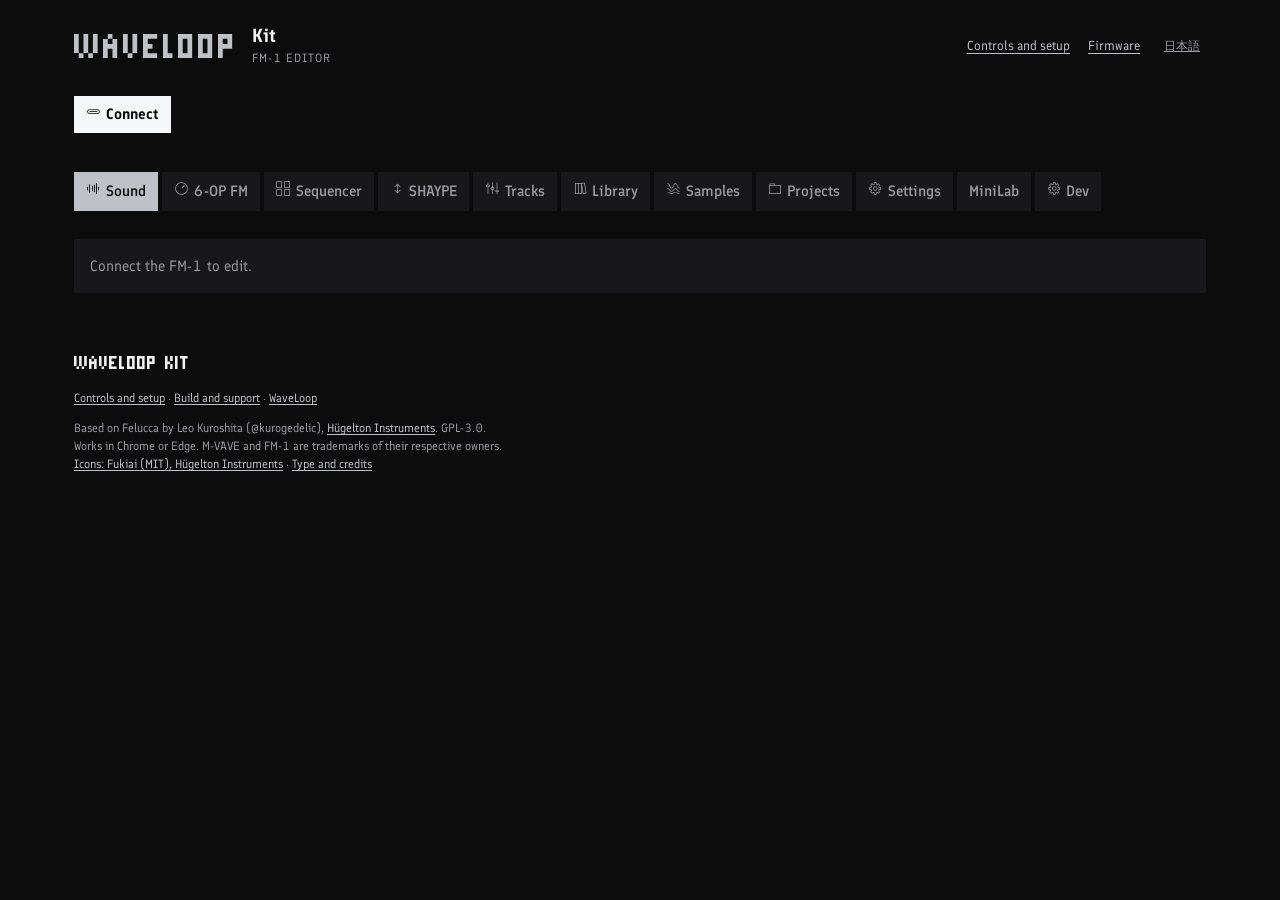
<file: web/editor.html>
<!doctype html>
<!-- SPDX-License-Identifier: GPL-3.0-only
     Copyright (C) 2026 Leo Kuroshita (@kurogedelic), Hügelton Instruments -->
<!-- Sample input recording and waveform trimming adapted from Andrea (@andreahaku), PR #29.
     Felucca web editor. Protocol: EDITOR_PROTOCOL.md.
     Add ?mock=1 to the URL to use a built-in simulated device. -->
<html lang="ja" data-theme="dark">
<head>
<meta charset="utf-8">
<meta name="viewport" content="width=device-width, initial-scale=1">
<title>WaveLoop Kit Editor</title>
<meta name="description" content="Shape sounds, sequence tracks and build your setlist with WaveLoop Kit.">
<link rel="stylesheet" href="brand/ultrakit.css">
<link rel="stylesheet" href="brand/cursor.css">
<style>
  @font-face { font-family: "Micro 5"; src: url("brand/Micro5-Regular.woff2") format("woff2"); font-display: swap; }
  @font-face { font-family: "Finlandica"; src: url("brand/Finlandica.woff2") format("woff2"); font-weight: 400 700; font-display: swap; }
  @font-face { font-family: "Inconsolata"; src: url("brand/Inconsolata-Regular.woff2") format("woff2"); font-display: swap; }
  /* Fukiai: Hügelton Instruments' icon font (MIT, FUKIAI-LICENSE.txt). Icons are text in .ic spans;
     they stay hidden until the face has loaded (html.fk), so a missing font never shows boxes. */
  @font-face { font-family: "Fukiai"; src: url("fukiai.ttf") format("truetype"); font-display: block; unicode-range: U+EA00-EB09; }
  /* UltraKit silver: every colour, face and timing below comes from brand/ultrakit.css (--uk-*). */
  :root { --bg: var(--uk-ground); --fg: var(--uk-text);
    --dim: color-mix(in srgb, var(--uk-primary) 45%, var(--uk-muted));
    --line: var(--uk-primary-dim); --panel: var(--uk-surface); --well: var(--uk-ground);
    --control: color-mix(in srgb, var(--uk-primary-dim) 55%, var(--uk-surface));
    --accent: var(--uk-primary); --lit: var(--uk-primary-top); --lit-hover: var(--uk-primary-hi);
    --on-accent: var(--uk-ground); --focus: var(--uk-primary-top); color-scheme: dark; }
  @media (prefers-color-scheme: light) {
    :root[data-theme="system"] { --bg: var(--uk-foam); --fg: var(--uk-ground); --dim: var(--uk-primary-dim);
      --line: var(--uk-muted); --panel: var(--uk-primary-top); --well: var(--uk-primary-hi);
      --control: var(--uk-primary); --accent: var(--uk-ground); --lit: var(--uk-ground); --lit-hover: var(--uk-surface);
      --on-accent: var(--uk-foam); --focus: var(--uk-ground); color-scheme: light; }
  }
  :root[data-theme="light"] { --bg: var(--uk-foam); --fg: var(--uk-ground); --dim: var(--uk-primary-dim);
    --line: var(--uk-muted); --panel: var(--uk-primary-top); --well: var(--uk-primary-hi);
    --control: var(--uk-primary); --accent: var(--uk-ground); --lit: var(--uk-ground); --lit-hover: var(--uk-surface);
    --on-accent: var(--uk-foam); --focus: var(--uk-ground); color-scheme: light; }
  *, *::before, *::after { box-sizing: border-box; border-radius: 0; }
  :focus-visible { outline: 2px solid var(--focus); outline-offset: 3px; }
  html { scroll-padding-top: 180px; }
  body { margin: 0; background: var(--bg); color: var(--fg);
         font: 15px/1.5 var(--uk-font-body);
         font-variant-numeric: tabular-nums; }
  main { max-width: 1180px; margin: 0 auto; padding: 24px; }
  h1 { font-size: 18px; font-weight: 600; margin: 0 0 8px; }
  h2 { font-size: 17px; font-weight: 600; margin: 0 0 12px; }
  h3 { font-size: 13px; font-weight: 400; color: var(--dim); margin: 8px 0 0; }
  a { color: var(--accent); text-underline-offset: .2em; }
  .lang { float: right; font-size: 12px; color: var(--dim); text-decoration: underline; background: none; padding: 0; }
  button { font: inherit; font-weight: 500; background: var(--control); color: var(--fg); border: 0; padding: 7px 12px; cursor: pointer; }
  button:not(:disabled):hover { background: color-mix(in srgb, var(--accent) 18%, var(--control)); }
  button:disabled { opacity: .3; cursor: default; }
  button.lang { color: var(--dim); background: none; }
  select, input[type=text], input[type=number], input[type=search] {
    font: inherit; color: var(--fg); background: var(--control); border: 0; padding: 5px 7px; border-radius: 0; }
  input[type=range] { width: 100%; margin: 0; accent-color: var(--accent); }
  input[type=checkbox] { accent-color: var(--accent); margin: 0; }
  .bar { display: flex; flex-wrap: wrap; gap: 6px 12px; align-items: center; margin: 0 0 8px; }
  .dim { color: var(--dim); }
  #status { min-height: 1.5em; color: var(--dim); font-size: 13px; }
  section { margin: 12px 0; }
  .groups { columns: 290px; column-gap: 16px; }
  .group { break-inside: avoid; margin: 0 0 16px; padding: 16px; background: var(--panel); }
  .row { display: grid; grid-template-columns: 50px minmax(0, 1fr) 70px; gap: 8px; align-items: center; min-height: 32px; }
  .row .v { text-align: right; white-space: nowrap; font-family: var(--uk-font-mono); }
  .row select { width: 100%; }
  .browser { display: flex; flex-wrap: wrap; gap: 12px; align-items: flex-start; }
  .browser select[size] { min-width: 150px; }
  .slots { display: grid; grid-template-columns: auto auto auto auto; gap: 3px 8px; align-items: center; justify-content: start; }
  table { border-collapse: collapse; }
  th { font-weight: 400; color: var(--dim); text-align: left; padding: 0 6px 2px 0; }
  td { padding: 1px 6px 1px 0; }
  td.i { color: var(--dim); text-align: right; }
  #steps input[type=text] { width: 120px; }
  #steps input[type=number] { width: 48px; }
  #steps .bad { background: color-mix(in srgb, var(--uk-record) 30%, var(--control)); text-decoration: underline wavy; }
  .fm6ops { overflow-x: auto; }
  .fm6ops td, .fm6ops th { padding: 0 2px; }
  input.fm6n { width: 3.2em; }
  #steps tr.off td { color: var(--dim); }
  .stepcols { columns: 470px; column-gap: 24px; }
  .stepcols table { break-inside: avoid; }
  @media (max-width: 600px) {
    .stepcols { columns: auto; overflow-x: auto; }
    #steps input[type=text] { width: 84px; }
    #steps input[type=number] { width: 42px; }
    #steps th, #steps td { padding-right: 3px; }
  }
  .smp { margin: 0 0 14px; padding: 6px 0 0; }
  .smp.over { background: color-mix(in srgb, var(--accent) 18%, var(--panel)); }
  .smp .head { display: flex; flex-wrap: wrap; gap: 4px 12px; align-items: center; }
  .smp .head b { font-weight: 600; min-width: 40px; }
  .smp canvas.trim { width: 100%; height: 56px; display: block; touch-action: none; cursor: ew-resize; }
  .smp progress.rec { width: 120px; }
  .smp progress { width: 160px; height: 6px; accent-color: var(--fg); }
  .smp table { margin: 4px 0; }
  .smp input.name { width: 80px; text-transform: uppercase; }
  .smp input.root { width: 48px; }
  .smp .bad { text-decoration: underline wavy; }
  footer { margin-top: 36px; padding: 20px 0; font-size: 12px; color: var(--dim); }
  footer .footer-brand { color: var(--fg); font: 28px/1 var(--uk-font-brand); margin-bottom: 10px; }
  .row.pushed .v { font-weight: 600; }
  .row.modrow { grid-template-columns: 16px 1fr 1fr 1fr 52px; }
  /* librarian: local library and the device's user bank side by side, stacked on a phone */
  .libcols { display: grid; grid-template-columns: repeat(auto-fit, minmax(min(100%, 340px), 1fr)); gap: 8px 24px; margin-top: 6px; }
  .libcols > div { min-width: 0; }
  .libcols .bar input[type=search] { flex: 1 1 120px; min-width: 0; }
  .list { height: 260px; overflow: auto; border: 1px solid var(--line); resize: vertical; }
  .list table { width: 100%; table-layout: fixed; }
  .list th { position: sticky; top: 0; background: var(--bg); padding: 1px 6px; }
  .list td { padding: 1px 6px; white-space: nowrap; overflow: hidden; text-overflow: ellipsis; }
  .list tr[data-id], .list tr[data-slot] { cursor: pointer; }
  .list tr.sel td { background: var(--fg); color: var(--bg); }
  .list tr.empty td { color: var(--dim); }
  .list tr.over td { background: color-mix(in srgb, var(--accent) 30%, var(--well)); }
  .list.over { background: color-mix(in srgb, var(--accent) 14%, var(--well)); }
  .list .none { padding: 6px; color: var(--dim); }
  .list col.n { width: 40px; } .list col.e { width: 72px; } .list col.d { width: 78px; }
  .ic { font-family: "Fukiai"; font-style: normal; font-weight: 400; font-synthesis: none; line-height: 1; margin-right: .3em; }
  html:not(.fk) .ic { display: none; }
  /* wave choices: a page-drawn picker so the options can carry an icon (Chrome 135+); native menus get words only */
  @supports (appearance: base-select) {
    select.wave, select.wave::picker(select) { appearance: base-select; }
    select.wave { padding: 1px 3px; min-block-size: 0; border: 0; border-radius: 0; background: var(--control); color: var(--fg); }
    select.wave > button { font: inherit; background: none; color: inherit; padding: 0; text-align: start; }
    select.wave::picker(select) { border: 0; background: var(--control); color: var(--fg); padding: 0; }
    select.wave option { padding: 1px 6px; min-block-size: 0; }
    select.wave option:checked { font-weight: 600; }
    select.wave option:hover, select.wave option:focus-visible { background: var(--accent); color: var(--on-accent); }
    select.wave option::checkmark { display: none; }
  }
  /* tabs: a wrapping row of plain buttons, the open one inverted; header stays at the top on wide screens */
  .top { position: sticky; top: 0; z-index: 5; background: var(--bg); padding: 12px 0 0; }
  @media (max-width: 600px) { .top { position: static; } }
  .tabs { display: flex; flex-wrap: wrap; gap: 4px; margin: 12px 0 0; padding-bottom: 12px; }
  .tabs button { background: var(--panel); color: var(--dim); padding: 8px 12px; white-space: nowrap; }
  .tabs button:hover { color: var(--fg); }
  .tabs button[aria-selected="true"] { background: var(--accent); color: var(--on-accent); }
  .trackbar { display: flex; flex-wrap: wrap; gap: 8px 12px; align-items: center; padding: 0 0 12px; }
  .seg { display: inline-flex; flex-wrap: wrap; }
  .seg { gap: 4px; }
  .seg button, button.tog { background: var(--control); color: var(--fg); border: 0; padding: 5px 12px; }
  .seg button[aria-pressed="true"], button.tog[aria-pressed="true"] { background: var(--accent); color: var(--on-accent); }
  .panel { margin: 16px 0; }
  .settings-brand { margin-bottom: 20px; padding: 24px; background: var(--panel); }
  .settings-brand h2 { font: 38px/1 var(--uk-font-brand); letter-spacing: .02em; margin-bottom: 10px; }
  .settings-brand h2 span { color: var(--dim); font-weight: 400; }
  .settings-brand p { margin: 0 0 10px; }
  .settings-brand .bar { margin: 0; }
  .appearance { display: flex; flex-wrap: wrap; gap: 10px; align-items: center; margin-top: 20px; }
  .hint { margin: 16px 0; padding: 16px; background: var(--panel); color: var(--dim); }
  /* sequencer: a step grid over the selected track (16 per row, 8 on a phone) */
  .grid { display: grid; grid-template-columns: repeat(16, minmax(0, 1fr)); gap: 2px; margin: 6px 0 12px; }
  @media (max-width: 600px) { .grid { grid-template-columns: repeat(8, minmax(0, 1fr)); } }
  .grid button { background: var(--bg); color: var(--fg); border: 1px solid var(--line); padding: 2px; min-width: 0; height: 52px;
                 display: flex; flex-direction: column; justify-content: flex-start; gap: 1px; text-align: left; overflow: hidden; font-size: 10px; line-height: 1.15; }
  .grid button .n { color: var(--dim); }
  .grid button .x { overflow: hidden; overflow-wrap: anywhere; flex: 1; }
  .grid button.on { background: var(--fg); color: var(--bg); border-color: var(--fg); }
  .grid button.on .n { color: inherit; opacity: .6; }
  .grid button.acc .x { font-weight: 700; }
  .grid button.tie { border-style: dashed; border-color: var(--fg); }
  .grid button.beat { border-left-color: var(--fg); }
  #steps tr.hl td { background: color-mix(in srgb, var(--accent) 22%, var(--panel)); }
  /* SHAYPE: the toy's grid, 8 rows (row 1 at the bottom) by STEPS columns; a note reads as one bar */
  .arpwrap { overflow-x: auto; margin: 8px 0 12px; }
  .arpgrid { display: grid; grid-template-columns: repeat(var(--steps, 4), minmax(0, 1fr)); grid-template-rows: repeat(8, 32px); gap: 2px;
             min-width: calc(var(--steps, 4) * 14px); background: var(--well); touch-action: none; user-select: none; }
  .arpgrid .cell { background: var(--control); border: 0; padding: 0; min-width: 0; cursor: crosshair; }
  .arpgrid .cell.beat { background: color-mix(in srgb, var(--accent) 12%, var(--control)); }
  .arpgrid .cell.on { --l: 0px; --r: 0px; background: var(--accent); cursor: grab;
    box-shadow: inset 0 6px 0 var(--well), inset 0 -6px 0 var(--well), inset var(--l) 0 0 var(--well), inset calc(-1 * var(--r)) 0 0 var(--well); }
  .arpgrid .cell.on.start { --l: 4px; }
  .arpgrid .cell.on.end { --r: 4px; position: relative; }
  .arpgrid .cell.on:not(.end) { margin-right: -2px; }
  .arpgrid .cell.on.end::after { content: ""; position: absolute; inset: 0 0 0 50%; cursor: ew-resize; }
  .arpctl { display: grid; grid-template-columns: repeat(auto-fill, minmax(150px, 1fr)); gap: 10px 16px; margin: 12px 0; }
  .arpctl > label, .arpctl > div { display: grid; gap: 4px; align-content: start; font: 12px/1.4 var(--uk-font-mono); color: var(--dim); }
  .arpctl .seg button { padding: 5px 8px; }
  .arpsend { font: 13px/1.5 var(--uk-font-mono); color: var(--dim); }
  .arpsend.bad { color: var(--uk-record); }
  /* mixer: four channel strips as on the device's TRACKS page */
  .mixer { display: grid; grid-template-columns: repeat(4, minmax(0, 1fr)); gap: 8px; max-width: 640px; margin: 6px 0; }
  .strip { background: var(--panel); padding: 14px 8px; display: flex; flex-direction: column; align-items: center; gap: 10px; min-width: 0; }
  .strip.sel { background: color-mix(in srgb, var(--accent) 12%, var(--panel)); }
  .strip .num { font-size: 18px; font-weight: 600; line-height: 1; }
  .strip .snd { font-size: 11px; line-height: 1.3; width: 100%; text-align: center; overflow-wrap: anywhere; min-height: 2.6em; }
  .strip .rec { font-size: 11px; color: var(--dim); }
  .strip .rec.on { color: var(--uk-record); font-weight: 600; }
  .strip .rec:not(.on) .ic { visibility: hidden; }
  .strip input.fader { writing-mode: vertical-lr; direction: rtl; width: 28px; height: 150px; }
  .strip .v { font-size: 11px; white-space: nowrap; }
  .strip .pan { width: 100%; }
  .strip.muted .fader, .strip.muted .lv { opacity: .35; }
  .strip button { width: 100%; padding: 1px 2px; white-space: nowrap; overflow: hidden; text-overflow: ellipsis; }
  .strip button.selb:disabled { opacity: 1; background: none; color: var(--dim); }
  #sysinfo th { padding-right: 16px; }
  .masthead { display: flex; flex-wrap: wrap; gap: 16px 28px; align-items: center; justify-content: space-between; margin-bottom: 16px; }
  .identity { display: flex; gap: 14px; align-items: center; }
  .wordmark { font: 52px/.85 var(--uk-font-brand); text-transform: uppercase; letter-spacing: .02em; text-decoration: none; }
  .product-name { display: grid; gap: 2px; }
  .product-name h1 { margin: 0; font: 600 19px/1.2 var(--uk-font-body); }
  .product-name p { margin: 0; color: var(--dim); font-size: 12px; letter-spacing: .08em; text-transform: uppercase; }
  .masthead nav { display: flex; align-items: center; gap: 18px; font-size: 13px; }
  .masthead .lang { float: none; padding: 6px; }
  #connect { background: var(--lit); color: var(--on-accent); font-weight: 600; }
  #connect:not(:disabled):hover { background: var(--lit-hover); }
  #version, #live, #mock { font: 13px/1.5 var(--uk-font-mono); }
  #mock { color: var(--accent); }
  .browser { background: var(--panel); padding: 16px; margin-bottom: 16px; }
  .browser > label { display: grid; gap: 8px; }
  .browser > label > br { display: none; }
  .browser select[size] { min-width: 190px; background: var(--well); padding: 6px; }
  .browser select option { padding: 4px 8px; }
  #p-minilab table { width: 100%; font-size: 14px; }
  #p-minilab td { padding: 7px 8px 7px 0; vertical-align: top; }
  #p-minilab th { padding-bottom: 8px; }
  .libcols > div, #steps, #slots, #setlist-panel, #backup-panel, .smp { background: var(--panel); padding: 16px; }
  .list, .list th { background: var(--well); border: 0; }
  .list tr.sel td { background: var(--accent); color: var(--on-accent); }
  .list.over { background: color-mix(in srgb, var(--accent) 14%, var(--well)); }
  .grid button { background: var(--control); border: 0; height: 58px; padding: 5px; }
  .grid button.on { background: var(--accent); color: var(--on-accent); }
  .grid button.tie { background: color-mix(in srgb, var(--accent) 45%, var(--control)); }
  .grid button.beat:not(.on) { background: color-mix(in srgb, var(--accent) 12%, var(--control)); }
  @media (max-width: 600px) {
    main { padding: 16px 12px; }
    .masthead { gap: 18px; }
    .masthead nav { width: 100%; justify-content: space-between; gap: 12px; }
    .wordmark { font-size: 46px; }
    .tabs { gap: 4px; }
    .tabs button { flex: 1 0 auto; padding: 8px 10px; }
    .groups { columns: auto; }
    .group, .settings-brand { padding: 16px; }
    .browser { gap: 16px; }
    .browser > label { flex: 1 1 120px; min-width: 0; }
    .browser select[size] { min-width: 0; width: 100%; }
    .row { grid-template-columns: 46px minmax(0, 1fr) 66px; gap: 6px; }
    .strip { padding: 10px 5px; }
    .slots { grid-template-columns: auto minmax(0, 1fr) auto auto; gap: 6px; }
  }
  /* the arrival: a panel switches on cell by cell (keyframes built from --uk-dither-* by the page script) */
  .panel.arrive { animation: uk-dither calc(var(--uk-dither-step) * var(--uk-dither-levels)) steps(1, end);
    -webkit-mask-size: calc(var(--uk-dither-cell) * 4) calc(var(--uk-dither-cell) * 4); mask-size: calc(var(--uk-dither-cell) * 4) calc(var(--uk-dither-cell) * 4); }
  @media (prefers-reduced-motion: reduce) { .panel.arrive { animation: none; } }
  [hidden] { display: none !important; }
</style>
</head>
<body>
<main>
  <div class="masthead">
    <div class="identity">
      <a class="wordmark" href="../../mod/" aria-label="WaveLoop Kit home">WaveLoop</a>
      <div class="product-name"><h1>Kit</h1><p data-t="editorTitle"></p></div>
    </div>
    <nav aria-label="WaveLoop"><a href="../../mod/" data-t="settingsGuide"></a>
      <a href="../installer/" data-t="installer"></a><button class="lang" id="lang"></button></nav>
  </div>
  <!-- always visible: connection, version, sync mode, the tabs and (Sound / Sequencer / Tracks) the track selector -->
  <header class="top">
    <div class="bar">
      <button id="connect" data-t="connect" data-ic="port_usb_c"></button>
      <span id="version" class="dim"></span>
      <span id="live" class="dim"></span>
      <span id="mock" class="dim" hidden data-t="mock"></span>
    </div>
    <div id="status" role="status" aria-live="polite"></div>
    <nav class="tabs" id="tabs" role="tablist">
      <button role="tab" data-tab="sound" data-t="sound" data-ic="symbol_audio"></button>
      <button role="tab" data-tab="fm6" data-t="tabFm6" data-ic="ui_knob"></button>
      <button role="tab" data-tab="sequencer" data-t="tabSeq" data-ic="symbol_grid"></button>
      <button role="tab" data-tab="shaype" data-t="tabShaype" data-ic="control_arrow_up_down"></button>
      <button role="tab" data-tab="tracks" data-t="tabTracks" data-ic="ui_slider_vertical"></button>
      <button role="tab" data-tab="library" data-t="library" data-ic="symbol_books"></button>
      <button role="tab" data-tab="samples" data-t="samples" data-ic="symbol_waves"></button>
      <button role="tab" data-tab="projects" data-t="projects" data-ic="symbol_folder"></button>
      <button role="tab" data-tab="settings" data-t="tabSettings" data-ic="symbol_cog"></button>
      <button role="tab" data-tab="minilab">MiniLab</button>
      <button role="tab" data-tab="dev" data-t="tabDev" data-ic="symbol_cog"></button>
    </nav>
    <div class="trackbar" id="trackbar" hidden><span class="dim" data-t="track"></span><span class="seg" id="trackbtns" role="group"></span></div>
  </header>
  <p class="hint" id="hint" hidden></p>

  <section class="panel" id="p-sound" data-tab="sound" data-dev hidden>
    <div class="browser" id="browser">
      <label><span data-t="engine"></span><br><select id="engine"></select></label>
      <label><span data-t="presets"></span><br><select id="preset" size="8"></select></label>
      <div>
        <p class="bar"><button id="init" data-t="initSound"></button>
          <button id="factlib" data-t="factoryToLib" data-ic="symbol_folder"></button></p>
        <p class="bar"><button id="savefile" data-t="saveFile" data-ic="symbol_download"></button>
          <button id="loadfile" data-t="loadFile" data-ic="symbol_upload"></button>
          <input type="file" id="file" accept=".json,application/json" hidden></p>
      </div>
    </div>
    <p class="dim" id="ctlhelp" data-t="ctlHelp"></p>
    <div class="groups" id="groups"></div>
  </section>

  <section class="panel" id="p-fm6" data-tab="fm6" data-dev hidden>
    <p class="dim" data-t="fm6Help"></p>
    <div class="group">
      <h2 data-t="fm6Source" data-ic="symbol_folder"></h2>
      <p class="bar"><label><span data-t="track"></span> <select id="fm6trk"></select></label>
        <button id="fm6read" data-t="fm6ReadBtn"></button> <button id="fm6send" data-t="fm6SendBtn"></button>
        <label><input type="checkbox" id="fm6live"> <span data-t="fm6Live"></span></label></p>
      <p class="bar"><button id="fm6import" data-t="fm6Import" data-ic="symbol_upload"></button>
        <input type="file" id="fm6file" accept=".syx,.SYX,.bin,application/octet-stream" hidden>
        <button id="fm6export" data-t="fm6Export" data-ic="symbol_download"></button>
        <button id="fm6init" data-t="fm6Init"></button></p>
      <div id="fm6imported"></div>
      <p class="bar"><label><span data-t="fm6Factories"></span> <select id="fm6slot"></select></label>
        <button id="fm6load" data-t="load"></button></p>
      <p class="dim" id="fm6keep" data-t="fm6Keep"></p>
    </div>
    <div class="group">
      <h2 data-t="fm6Voice" data-ic="ui_knob"></h2>
      <div id="fm6voice"></div>
    </div>
    <div class="group">
      <h2 data-t="fm6Ops" data-ic="function_env_adsr_exp"></h2>
      <div id="fm6ops"></div>
    </div>
  </section>

  <section class="panel" id="p-sequencer" data-tab="sequencer" data-dev hidden>
    <div class="groups" id="seqgroups"></div>
    <div id="steps">
      <h2 data-t="steps" data-ic="note_eight"></h2>
      <p class="bar"><button id="reloadsteps" data-t="reload" data-ic="control_arrow_loop"></button>
        <button id="clearseq" data-t="clearSeq" data-ic="symbol_trash"></button>
        <span class="dim" id="noteshelp"></span></p>
      <div class="grid" id="stepgrid"></div>
      <div class="stepcols" id="steptables"></div>
    </div>
    <div id="motion-panel" hidden style="margin-top:16px">
      <h2 data-t="motion"></h2>
      <p class="bar"><label><input id="motion-on" type="checkbox"> <span data-t="motionOn"></span></label>
        <button id="motion-clear" data-t="motionClear"></button><span id="motion-count" class="dim"></span></p>
      <table id="motion-rows"></table>
    </div>
  </section>

  <!-- SHAYPE, the ARP's pattern (cmds 76, 77): the Shape Arp toy's grid on a track -->
  <section class="panel" id="p-shaype" data-tab="shaype" data-dev hidden>
    <div class="group">
      <p class="bar"><span class="dim" data-t="track"></span><span class="seg" id="arptrk" role="group"></span>
        <button type="button" class="tog" id="arpon" aria-pressed="false">ARP</button>
        <label><input type="checkbox" id="arplive" checked> <span data-t="arpLive"></span></label>
        <button type="button" id="arpwrite" data-t="arpWrite" data-ic="symbol_upload"></button>
        <button type="button" id="arpread" data-t="arpRead" data-ic="control_arrow_loop"></button>
        <span class="arpsend" id="arpsend" role="status" aria-live="polite"></span></p>
      <div class="arpwrap"><div class="arpgrid" id="arpgrid" role="grid"></div></div>
      <p class="bar"><span class="seg"><button type="button" id="arpcoarser">÷2</button><button type="button" id="arpfiner">×2</button></span>
        <span class="seg"><button type="button" id="arpleft">◀</button><button type="button" id="arpright">▶</button></span>
        <button type="button" id="arpclear" data-t="arpClear" data-ic="symbol_trash"></button>
        <span class="dim" id="arpcount"></span></p>
      <div class="arpctl" id="arpctl"></div>
      <p class="dim" data-t="arpHelp"></p>
    </div>
  </section>

  <section class="panel" id="p-tracks" data-tab="tracks" data-dev hidden>
    <h2 data-t="mixer" data-ic="ui_slider_vertical"></h2>
    <div class="mixer" id="mixer"></div>
    <p class="dim" data-t="mixHelp"></p>
  </section>

  <!-- works without a device too (the device bank shows while connected) -->
  <section class="panel" id="p-library" data-tab="library" hidden>
    <div class="group" id="device-presets" hidden>
      <h2 data-t="devicePresets"></h2>
      <p class="dim" data-t="deviceFavHelp"></p>
      <label><span data-t="deviceList"></span> <select id="device-filter"></select></label>
      <div class="list" id="device-preset-list" style="margin-top:8px"></div>
    </div>
    <div class="libcols" id="libsec">
      <div id="libpane">
        <h2 data-t="library" data-ic="symbol_books"></h2>
        <div class="bar">
          <input type="search" id="libq" spellcheck="false">
          <select id="libeng"></select>
          <select id="libtag"></select>
          <select id="libsort"></select>
        </div>
        <div class="list" id="liblist"></div>
        <p class="bar" style="margin-top:6px">
          <button id="libaud" data-t="audition" data-ic="symbol_audio"></button>
          <button id="libput" data-t="toSlot" data-ic="symbol_upload"></button>
          <button id="libren" data-t="rename"></button>
          <button id="libtags" data-t="tags"></button>
          <button id="libdup" data-t="duplicate"></button>
          <button id="libdel" data-t="delete" data-ic="symbol_trash"></button>
          <button id="libexp1" data-t="exportPatch" data-ic="symbol_download"></button>
        </p>
        <p class="bar">
          <button id="libsave" data-t="saveToLib" data-ic="port_disk"></button>
          <button id="libimport" data-t="import" data-ic="symbol_upload"></button>
          <button id="libexport" data-t="exportLib" data-ic="symbol_download"></button>
          <input type="file" id="libfile" accept=".json,application/json" multiple hidden>
          <span class="dim" id="libcount"></span>
        </p>
      </div>
      <div>
        <h2 data-t="bank" data-ic="port_disk"></h2>
        <p class="dim" id="bankhint"></p>
        <div id="bankpane" hidden>
          <div class="bar"><b id="bankhead"></b></div>
          <div class="list" id="banklist"></div>
          <p class="bar" style="margin-top:6px">
            <button id="bkload" data-t="bankLoad" data-ic="symbol_folder_open"></button>
            <button id="bkstore" data-t="bankStore" data-ic="port_disk"></button>
            <button id="bkget" data-t="bankGet" data-ic="symbol_download"></button>
            <button id="bkerase" data-t="erase" data-ic="symbol_trash"></button>
          </p>
          <p class="bar">
            <button id="bkrefresh" data-t="reload" data-ic="control_arrow_loop"></button>
            <button id="bkexport" data-t="exportBank" data-ic="symbol_download"></button>
            <span class="dim" data-t="dndHelp"></span>
          </p>
        </div>
      </div>
    </div>
  </section>

  <section class="panel" id="p-samples" data-tab="samples" data-dev hidden>
    <h2 data-t="samples" data-ic="symbol_waves"></h2>
    <p class="dim" data-t="smpHelp"></p>
    <div id="smpslots"></div>
  </section>

  <section class="panel" id="p-projects" data-tab="projects" data-dev hidden>
    <h2 data-t="projects" data-ic="symbol_folder"></h2>
    <p class="dim" data-t="projHelp"></p>
      <div id="setlist-panel" hidden>
        <h2>Setlist · 12 songs</h2>
        <p class="dim">Each song keeps its tempo, sounds and sequences. Stop, then load. Edits and order autosave after five seconds of silence.</p>
        <div id="setlist-rows"></div>
        <p id="setlist-status" role="status"></p>
      </div>

    <div class="slots" id="slots"></div>
    <div id="backup-panel" style="margin-top:16px">
      <h2 data-t="backupTitle"></h2>
      <p class="bar"><button id="backup-export" data-t="backupExport"></button>
        <button id="backup-import" data-t="backupImport"></button><input id="backup-file" type="file" accept=".json,application/json" hidden></p>
      <p class="dim" id="backup-help"></p>
    </div>
    <div class="group" id="songchain" hidden style="margin-top:16px">
      <h2 data-t="songTitle"></h2>
      <p class="dim" data-t="songHelp"></p>
      <p class="bar"><button id="songplay"></button><button id="songadd" data-t="songAdd"></button>
        <button id="songremove" data-t="songRemove"></button><span id="songstatus" aria-live="polite"></span></p>
      <div id="songrows"></div>
    </div>
  </section>

  <section class="panel" id="p-settings" data-tab="settings" hidden>
    <div class="settings-brand">
      <h2>WaveLoop <span>Kit</span></h2>
      <p class="dim" data-t="settingsBrand"></p>
      <nav class="bar" aria-label="WaveLoop Kit">
        <a href="../../mod/" data-t="settingsGuide"></a>
        <a href="#minilab" data-t="settingsMappings"></a>
        <a href="../../admin/" data-t="settingsSupport"></a>
      </nav>
      <label class="appearance"><span data-t="appearance"></span><select id="appearance">
        <option value="dark" data-t="appearanceDark"></option>
        <option value="light" data-t="appearanceLight"></option>
        <option value="system" data-t="appearanceSystem"></option>
      </select></label>
    </div>
    <div id="settings-device" hidden>
      <div class="groups" id="setgroups"></div>
      <div class="group" id="device-display" hidden style="margin-top:12px">
        <h2 data-t="deviceDisplay"></h2>
        <p class="dim" data-t="deviceDisplayHelp"></p>
        <div id="device-display-controls"></div>
      </div>
    </div>
  </section>

  <section class="panel" id="p-minilab" data-tab="minilab" hidden>
    <h2>MiniLab 3 mappings</h2>
    <p>WaveLoop Kit · midi23. Select the Felucca User preset.</p>
    <p><strong>Hold the Alt button (cyan A-bank pad 1).</strong> Release it for the normal layer.</p>
    <div class="groups">
      <div class="group"><h2>Normal knobs</h2><table>
        <thead><tr><th>Control</th><th>Synth</th><th>Drums</th></tr></thead>
        <tbody><tr><td>Top 1</td><td>Master DJ filter</td><td>Master DJ filter</td></tr>
        <tr><td>Top 2–4</td><td>EDIT 2–4</td><td>Pan / reverb / delay</td></tr>
        <tr><td>Bottom 5–7</td><td>HOME 1–3</td><td>Pitch / tone / decay</td></tr>
        <tr><td>Bottom 8</td><td>LFO speed</td><td>Drum volume</td></tr></tbody>
      </table><p class="dim">Knobs follow the keyboard MIDI channel. Drum controls follow the last drum played.</p></div>
      <div class="group"><h2>Alt + knobs</h2><table>
        <thead><tr><th>Control</th><th>Synth</th><th>FM6</th></tr></thead><tbody>
        <tr><td>Top 1</td><td>Cutoff LFO rate</td><td>Brightness LFO rate</td></tr>
        <tr><td>Top 2</td><td>Cutoff LFO amount</td><td>Brightness LFO amount</td></tr>
        <tr><td>Top 3</td><td colspan="2">LFO shape</td></tr>
        <tr><td>Top 4</td><td colspan="2">Unassigned</td></tr>
        <tr><td>Bottom 5</td><td>Attack</td><td>Algorithm</td></tr>
        <tr><td>Bottom 6</td><td>Decay</td><td>Feedback</td></tr>
        <tr><td>Bottom 7</td><td>Sustain</td><td>Modulator ratio</td></tr>
        <tr><td>Bottom 8</td><td>Release</td><td>Mod envelope time</td></tr>
      </tbody></table><p class="dim">Edits follow the keyboard MIDI channel. LFO rate and shape also affect vibrato. Amount: centre = off; left reverses the motion.</p><p class="dim">Shapes: sine, triangle, saw, square, sample-and-hold.</p><p class="dim">LFO destination varies by engine; WHEEL ignores the amount. FM6 envelope time: higher = longer. DRUM knobs with Alt are unassigned.</p></div>
      <div class="group"><h2>Faders</h2><table><tbody>
        <tr><td>1–4</td><td>Track 1–4 volume</td></tr>
        <tr><td>Alt + 1–4</td><td>Track 1–4 delay + reverb</td></tr>
      </tbody></table></div>
      <div class="group"><h2>A-bank pads</h2><table><thead><tr><th>Pad</th><th>Normal</th><th>Alt</th></tr></thead><tbody>
        <tr><td>1</td><td>Alt (hold)</td><td>—</td></tr>
        <tr><td>2</td><td>Repeat 1/16</td><td>Unassigned</td></tr>
        <tr><td>3</td><td>Repeat 1/32</td><td>Unassigned</td></tr>
        <tr><td>4</td><td>Reverse</td><td>Unassigned</td></tr>
        <tr><td>5</td><td>Tape stop</td><td>Unassigned</td></tr>
        <tr><td>6</td><td>Freeze</td><td>Unassigned</td></tr>
        <tr><td>7</td><td>Octave up</td><td>Unassigned</td></tr>
        <tr><td>8</td><td>Octave down</td><td>Tap tempo</td></tr>
      </tbody></table><p class="dim">Effects engage while held.</p></div>
      <div class="group"><h2>Encoder and keyboard</h2><table><tbody>
        <tr><td>Turn</td><td>Previous / next patch</td></tr>
        <tr><td>Arturia Shift + turn</td><td>Previous / next engine</td></tr>
        <tr><td>Click</td><td>Next displayed track</td></tr>
        <tr><td>Mod strip</td><td>Pitch vibrato</td></tr>
        <tr><td>Arturia Shift + MIDI CH key</td><td>Select keyboard channel / track</td></tr>
      </tbody></table></div>
      <div class="group"><h2>B-bank pads</h2><table><tbody>
        <tr><td>1 / 2</td><td>Previous / next song</td></tr>
        <tr><td>3 / 4</td><td>Notes</td></tr>
        <tr><td>5 / 6 / 7 / 8</td><td>Stop / play / record / tap tempo</td></tr>
      </tbody></table><p class="dim">Arturia Shift + pad 2 switches pad banks. Record uses the displayed track.</p></div>
    </div>
    <p><a href="../../mod/">Firmware and controller setup</a></p>
  </section>

  <section class="panel" id="p-dev" data-tab="dev" hidden>
    <h2 data-t="devTitle"></h2>
    <p class="bar"><button id="dev-refresh" data-t="devRefresh"></button><button id="dev-export" data-t="devExport"></button></p>
    <p id="dev-status" class="dim" role="status" aria-live="polite"></p>
    <div id="dev-meters" class="groups"></div>
    <div class="group" style="margin-top:12px"><h2 data-t="system"></h2><table id="sysinfo"></table></div>
    <div class="group" style="margin-top:12px"><h2 data-t="devCounters"></h2><table id="dev-counters"></table></div>
    <p class="dim" data-t="devHelp"></p>
  </section>

  <footer><div class="footer-brand">WAVELOOP KIT</div>
    <p><a href="../../mod/" data-t="settingsGuide"></a> · <a href="../../admin/" data-t="settingsSupport"></a> · <a href="https://waveloop.app">WaveLoop</a></p>
    Based on Felucca by Leo Kuroshita (@kurogedelic), <a href="https://hugelton.com" target="_blank" rel="noopener">Hügelton Instruments</a>. GPL-3.0.<br>
    <span data-t="foot"></span> M-VAVE and FM-1 are trademarks of their respective owners.<br>
    <a href="FUKIAI-LICENSE.txt" data-t="iconsCredit"></a> · <a href="../../admin/#editor-brand" data-t="brandCredits"></a></footer>
</main>
<script>
"use strict";
/*PROTO-BEGIN*/
/* ---------------------------------------------------------------- protocol --- */
const HDR = [0x7D, 0x46, 0x4C];
const CMD = { INFO: 1, GET: 2, SET: 3, DUMP: 4, DESC: 5, STEP_GET: 6, STEP_SET: 7, PRESET: 8, PROJECT: 9, NAMES: 10,
  SMP_BEGIN: 11, SMP_WRITE: 12, SMP_END: 13, SMP_ERASE: 14, SMP_INFO: 15,
  UP_LIST: 16, UP_GET: 17, UP_PUT: 18, UP_STORE: 19, UP_LOAD: 20, UP_ERASE: 21,
  WATCH: 22, CHANGED: 23, RELOAD: 24, PING: 25, STEP_CHANGED: 26,
  TRACK: 27, TRACK_MIX: 28, TRACK_DUMP: 29, TRACK_STEP: 30,
  TRACK_PARAM: 31, TRACK_CHANGED: 32, SONG: 33,
  UI_STATE: 34, UI_SET: 35, UI_PALETTES: 36, FAV_GET: 37, FAV_SET: 38,
  SETLIST: 74, DIAG: 75, MOTION: 64, BACKUP_LIST: 65, BACKUP_GET: 66, BACKUP_PUT: 67,
  FM6_GET: 68, FM6_PUT: 69, FM6_LIST: 70, FM6_ERASE: 71, ARP_GET: 76, ARP_SET: 77 };
/* frames the device sends on its own (while WATCH is on); never replies */
const PUSH = new Set([CMD.CHANGED, CMD.RELOAD, CMD.STEP_CHANGED, CMD.TRACK_CHANGED]);
/* user preset bank: name 1..12 printable ASCII, a 16-step pattern of (note, flags 1 acc 2 slide 4 tie) */
const UP = { NAME_MAX: 12, PAT: 16, LIST_MAX: 16 };
const F = { INT: 0, PCT: 1, BIPCT: 2, TIME: 3, LFOHZ: 4, CUTOFF: 5, DB: 6, SEMI: 7, ENUM: 8, BPM: 9, NOTE: 10, ONOFF: 11, OCT: 12, STEPS: 13 };

const v14enc = (v) => { const u = Math.max(-8192, Math.min(8191, Math.round(v))) + 8192; return [u & 0x7F, (u >> 7) & 0x7F]; };
const v14dec = (lo, hi) => (lo | (hi << 7)) - 8192;
function strEnc(s) { const a = []; for (const c of String(s)) a.push(c.charCodeAt(0) & 0x7F); a.push(0); return a; }

/* only ever builds F0 7D 46 4C ... F7 */
function frame(cmd, args = []) {
  for (const b of args) if (!(Number.isInteger(b) && b >= 0 && b <= 0x7F)) throw new Error("bad data byte " + b);
  return [0xF0, ...HDR, cmd & 0x7F, ...args, 0xF7];
}
/* -> {cmd, a} or null when it is not an editor frame */
function unframe(d) {
  if (!d || d.length < 6 || d[0] !== 0xF0 || d[d.length - 1] !== 0xF7) return null;
  if (d[1] !== HDR[0] || d[2] !== HDR[1] || d[3] !== HDR[2]) return null;
  return { cmd: d[4], a: Array.from(d.slice(5, d.length - 1)) };
}

/* the DRUM grid (firmware v5): a step's lane hits and their accents, bit l = lane l. Each lane plays its GM note
   (eng_drum.c DRUM_LANE_NOTE) on any engine; LANE_OF: the lane a GM note 35..81 strikes (drum_lane; others fold
   to their octave of 36..47) */
const LANES = ["KICK", "SNARE", "CLAP", "HATCL", "HATOP", "TOM", "RIM", "BELL"];
const LANE_NOTE = [36, 38, 39, 42, 46, 45, 37, 56];
const LANE_OF = "00612153535455757773777675555555773366336665577";
const LANE_ALIAS = { CONGA: 5, CLAVE: 6, CYM: 7, BD: 0, SD: 1, CP: 2, CH: 3, OH: 4 };
const drumLane = (n) => +LANE_OF[(n >= 35 && n <= 81 ? n : 36 + ((n + 120 - 36) % 12)) - 35];
/* the lanes a step strikes (its hits, its notes on their lanes) and which are accented (step_lanes / step_accents) */
const stepLanes = (s) => (s.time !== 0 ? 0 : s.notes.slice(0, s.n).reduce((m, n) => m | (1 << drumLane(n)), s.hit | 0));
const stepAccents = (s) => (s.flags & 1 ? stepLanes(s) : (s.acc | 0) & stepLanes(s));
/* hits as text, an accent marked ">" ("KICK >SNARE HATCL"), and back: null when a word is not a lane */
const hitsText = (hit, acc) => LANES.map((nm, l) => (hit >> l & 1 ? (acc >> l & 1 ? ">" : "") + nm : "")).filter(Boolean).join(" ");
function parseHits(text) {
  let hit = 0, acc = 0;
  for (const w of String(text).toUpperCase().split(/[\s,]+/).filter(Boolean)) {
    const a = w.startsWith(">"), nm = a ? w.slice(1) : w, l = LANES.includes(nm) ? LANES.indexOf(nm) : LANE_ALIAS[nm];
    if (l == null) return null;
    hit |= 1 << l;
    if (a) acc |= 1 << l;
  }
  return { hit, acc };
}
/* the 3 bytes after a step (v5): hit & 127, acc & 127, bit 7 of each; an older firmware's step has none (0) */
const hitsEnc = (hit, acc) => [hit & 0x7F, acc & 0x7F, (hit >> 7 & 1) | (acc >> 7 & 1) << 1];
function readHits(r, o) {
  o.hit = 0; o.acc = 0;
  if (r.i + 3 <= r.a.length) { const h = r.b(), c = r.b(), x = r.b(); o.hit = h | (x & 1) << 7; o.acc = (c | (x & 2) << 6) & o.hit; }
  o.chance = r.i < r.a.length ? r.b() : 100;
  if (o.chance > 100) throw new Error("Invalid step chance");
  o.ratchet = r.i < r.a.length ? r.b() : 1;       /* RATCH (INFO 52 01): the step's hits 1..4; older firmware: 1 */
  if (o.ratchet < 1 || o.ratchet > 4) throw new Error("Invalid step ratchet");
  return o;
}

class Reader {
  constructor(a) { this.a = a; this.i = 0; }
  b() { if (this.i >= this.a.length) throw new Error("short reply"); return this.a[this.i++]; }
  v() { const lo = this.b(); return v14dec(lo, this.b()); }
  s() { let s = ""; for (;;) { const c = this.b(); if (!c) return s; s += String.fromCharCode(c); } }
}

const parse = {
  [CMD.INFO](a) {
    const r = new Reader(a);
    const o = { version: r.s(), nengines: r.b(), pcount: r.b(), gcount: r.b(), nstep: r.b(), pe0: r.b(), engines: [] };
    for (let i = 0; i < o.nengines; i++) o.engines.push(r.s());
    o.chainRows = 0;
    o.ntrk = r.i < a.length ? r.b() : 0;             /* v3: tracks (0 = older firmware, one instrument) */
    o.uiCaps = 0;
    const trailer = a.slice(r.i);
    if (trailer[0] === 16) o.chainRows = 16;       /* existing v6 SONG capability */
    if (trailer.length >= 4 && trailer[0] === 16 && trailer[1] === 0x55 && trailer[2] === 1)
      o.uiCaps = trailer[3] & 15;                 /* tagged preferences; never interpret old PR bytes as SONG */
    o.motionMax = 0; o.chance = false; o.backupCaps = 0;
    if (o.uiCaps && trailer[4] === 0x4d && trailer[5] === 1 && trailer[6] === 64) {
      o.motionMax = 64; o.chance = trailer[7] === 1;
      if (trailer[8] === 0x42 && trailer[9] === 1) o.backupCaps = trailer[10] & 3;
    }
    o.fm6 = null;                                 /* FM6 patches (cmds 68..71): the factory and bank slot counts */
    o.syncCaps = 0;                               /* live sync: bit 0 WATCH while on keeps pending pushes, bit 1 no RELOAD */
    o.ratchet = 0;                                /* a step's ratchet (STEP_SET's byte after the chance), 0 = none */
    for (const p of [8, 11]) if (o.motionMax && trailer[p] === 0x46 && trailer[p + 1] === 1) {   /* for the editor's */
      o.fm6 = { factory: trailer[p + 2], bank: trailer[p + 3], caps: 0 };                         /* PRESET / G_ENGSEL */
      if (trailer[p + 4] === 0x53 && trailer[p + 5] === 1) o.syncCaps = trailer[p + 6] & 3;
      /* FM6 v2 (1.0.3): bit 0 no bank (SLOT F1..F8, 8 = OWN), bit 1 the user presets carry their patch (target 3) */
      if (trailer[p + 7] === 0x50 && trailer[p + 8] === 1) o.fm6.caps = trailer[p + 9] & 3;
      let r = trailer[p + 7] === 0x50 ? p + 10 : p + 7;                                   /* RATCH after FM6 v2 */
      if (trailer[r] === 0x4E && trailer[r + 1] === 1) r += 3;                            /* and the MENU settings (1.0.4) */
      if (o.syncCaps && trailer[r] === 0x52 && trailer[r + 1] === 1) o.ratchet = trailer[r + 2];   /* RATCH: max hits */
    }
    /* SHAYPE (cmds 76, 77): the last tag, 41 01 max notes; the setlist and diagnostics tags come before it */
    const shaype = trailer.length >= 3 && trailer.at(-3) === 0x41 && trailer.at(-2) === 1 && trailer.at(-1) > 0;
    o.arpMax = shaype ? trailer.at(-1) : 0;
    const tags = shaype ? trailer.slice(0, -3) : trailer;
    o.diagVersion = [tags.slice(-3), tags.slice(-6,-3)].some(a => a.join(",") === "68,1,1") ? 1 : 0;
    o.setlistCount = tags.slice(-3).join(",") === "76,1,12" ? 12 : 0;
    return o;
  },
  [CMD.DIAG](a) {
    if (a.length < 3 || a[0] !== 1 || a[1] !== 0 || a.length !== 3 + a[2] * 6) throw Error("Invalid diagnostic reply");
    const fields = {};
    for (let n = 3; n < a.length; n += 6) {
      if (a[n+5] > 15 || Object.hasOwn(fields, a[n])) throw Error("Invalid diagnostic field");
      fields[a[n]] = a.slice(n+1,n+6).reduce((v,b,k) => v + b * 2 ** (7*k), 0);
    }
    return { schema: a[0], fields };
  },
  [CMD.SETLIST](a) {
    const r=new Reader(a),o={rc:r.b(),pick:r.b(),active:r.b(),pending:r.b(),rows:[]};
    for(let i=0;i<12;i++) o.rows.push({id:r.b(),used:r.b(),name:r.s()});
    return o;
  },
  [CMD.UI_STATE](a) {
    const r = new Reader(a), o = { caps: r.b(), palette: r.b(), font: r.b(), monitor: r.b(), filter: r.b() };
    const u28 = () => r.b() | r.b() << 7 | r.b() << 14 | r.b() << 21;
    o.favoriteSig = u28(); o.bankSig = u28(); return o;
  },
  [CMD.UI_SET](a) { const r = new Reader(a); return { rc: r.b(), id: r.b(), value: r.b(), ...parse[CMD.UI_STATE](a.slice(3)) }; },
  [CMD.UI_PALETTES](a) { const r = new Reader(a), n = r.b(); return Array.from({ length: n }, () => r.s()); },
  [CMD.FAV_GET](a) {
    const r = new Reader(a), rc = r.b(); if (rc) return { rc };
    const o = { rc, engine: r.b(), start: r.v(), count: r.b() };
    o.values = Array.from({ length: o.count }, () => !!r.b()); return o;
  },
  [CMD.FAV_SET](a) {
    const r = new Reader(a), rc = r.b();
    return rc === 0 || rc === 3 || rc === 4 ? { rc, engine: r.b(), preset: r.v(), on: !!r.b() } : { rc };
  },
  [CMD.GET](a) { const r = new Reader(a); return { scope: r.b(), id: r.b(), value: r.v() }; },
  [CMD.SET](a) { return parse[CMD.GET](a); },
  /* needs the counts from INFO */
  [CMD.DUMP](a, info) {
    const r = new Reader(a);
    const o = { engine: r.b(), preset: r.b(), p: [], g: [] };
    for (let i = 0; i < info.pcount; i++) o.p.push(r.v());
    for (let i = 0; i < info.gcount; i++) o.g.push(r.v());
    return o;
  },
  [CMD.DESC](a) {
    const r = new Reader(a);
    const o = { scope: r.b(), id: r.b(), fmt: r.b(), min: r.v(), max: r.v(), def: r.v(), label: r.s(), unit: r.s(), names: [] };
    if (o.fmt === F.ENUM) for (let i = 0; i <= o.max - o.min && i < 24; i++) o.names.push(r.s());
    return o;
  },
  [CMD.STEP_GET](a) {
    const r = new Reader(a);
    const o = { index: r.b(), n: r.b(), notes: [r.b(), r.b(), r.b(), r.b()], time: r.b(), flags: r.b(), vel: r.b() };
    return readHits(r, o);
  },
  [CMD.STEP_SET](a) { return parse[CMD.STEP_GET](a); },
  [CMD.PRESET](a) { const r = new Reader(a); return { engine: r.b(), preset: r.b() }; },
  [CMD.PROJECT](a) { const r = new Reader(a); return { op: r.b(), slot: r.b(), used: r.b() }; },
  [CMD.SONG](a) {
    const r = new Reader(a);
    const o = { op: r.b(), rc: r.b(), count: r.b(), playing: r.b(), row: r.b(), remaining: r.b(), rows: [] };
    for (let i = 0; i < o.count; i++) o.rows.push({ slot: r.b(), repeat: r.b() });
    return o;
  },
  /* -> {track, rc} for a bad track, else the settings, pat, max, the notes {step, row, length} in their order and
     attach (KEY ATTACH 0 NOW 1 NOTE 2 CYCLE, a trailing byte from midi27; null from older firmware) */
  [CMD.ARP_GET](a) {
    const r = new Reader(a), o = { track: r.b(), rc: r.b() };
    if (a.length === 2) return o;
    Object.assign(o, { on: !!r.b(), steps: r.b(), rate: r.b(), dir: r.b(), bound: r.b(), gate: r.b(), hold: !!r.b(), swing: r.b(),
      root: r.b(), oct: r.b() - 3, pat: r.b(), max: r.b() });
    const n = r.b();
    if (n > o.max || (a.length !== 15 + 3 * n && a.length !== 16 + 3 * n)) throw new Error("Invalid SHAYPE reply");
    o.notes = Array.from({ length: n }, () => ({ step: r.b(), row: r.b(), length: r.b() }));
    o.attach = a.length === 16 + 3 * n ? r.b() : null;
    return o;
  },
  [CMD.ARP_SET](a) { return parse[CMD.ARP_GET](a); },
  [CMD.MOTION](a) {
    const r = new Reader(a), o = { track: r.b(), rc: r.b(), on: !!r.b(), count: r.b(), max: r.b(), events: [] };
    if (o.count > o.max || o.max !== 64 || a.length !== 5 + o.count * 4) throw new Error("Invalid motion reply");
    for (let i = 0; i < o.count; i++) o.events.push({ step: r.b(), param: r.b(), value: r.v() });
    return o;
  },
  [CMD.NAMES](a) {
    const r = new Reader(a);
    const o = { engine: r.b(), names: [] };
    const n = r.b();
    for (let i = 0; i < n; i++) o.names.push(r.s());
    o.titles = [];
    try { o.titles.push(r.s(), r.s()); } catch (e) { o.titles = []; }   /* older firmware: no page titles */
    return o;
  },
  [CMD.SMP_BEGIN](a) { const r = new Reader(a); return { slot: r.b(), rc: r.b() }; },
  [CMD.SMP_WRITE](a) { const r = new Reader(a); return { slot: r.b(), offset: r.b() | (r.b() << 7) | (r.b() << 14), rc: r.b() }; },
  [CMD.SMP_END](a) { return parse[CMD.SMP_BEGIN](a); },
  [CMD.SMP_ERASE](a) { return parse[CMD.SMP_BEGIN](a); },
  [CMD.SMP_INFO](a) {
    const r = new Reader(a);
    const o = { nslots: r.b(), slotKiB: r.b(), slots: [] };
    for (let i = 0; i < o.nslots; i++) o.slots.push({ zones: r.b(), name: r.s(), kib: r.b() });
    return o;
  },
  [CMD.UP_LIST](a) {
    const r = new Reader(a);
    const o = { start: r.b(), count: r.b(), total: r.b(), slots: [] };
    for (let i = 0; i < o.count; i++) o.slots.push({ slot: o.start + i, used: r.b(), engine: r.b(), name: r.s() });
    return o;
  },
  /* needs P_COUNT from INFO */
  [CMD.UP_GET](a, info) {
    const r = new Reader(a);
    const o = { slot: r.b(), used: r.b(), engine: r.b(), name: r.s(), p: [], pattern: [] };
    for (let i = 0; i < info.pcount; i++) o.p.push(r.v());
    for (let i = 0; i < UP.PAT; i++) o.pattern.push([r.b(), r.b()]);
    o.grid = null;                                   /* v5: kind 1 = a drum grid (the pairs its low 7 bits), 16 x hi */
    if (r.i < a.length && r.b() === 1 && r.i + UP.PAT <= a.length) {
      o.grid = o.pattern.map(([h, c]) => { const x = r.b(), hit = h | (x & 1) << 7; return [hit, (c | (x & 2) << 6) & hit]; });
      o.pattern = null;
    }
    return o;
  },
  [CMD.UP_PUT](a) { return parse[CMD.SMP_BEGIN](a); },
  [CMD.UP_STORE](a) { return parse[CMD.SMP_BEGIN](a); },
  [CMD.UP_LOAD](a) { return parse[CMD.SMP_BEGIN](a); },
  [CMD.UP_ERASE](a) { return parse[CMD.SMP_BEGIN](a); },
  [CMD.WATCH](a) { return { on: new Reader(a).b() }; },
  [CMD.CHANGED](a) { return parse[CMD.GET](a); },
  [CMD.RELOAD](a) { const r = new Reader(a); return { engine: r.b(), preset: r.b(), track: r.i < a.length ? r.b() : 0 }; },
  [CMD.PING](a) { return {}; },
  [CMD.STEP_CHANGED](a) { const r = new Reader(a); return { index: r.b(), track: r.i < a.length ? r.b() : 0 }; },
  /* v3: tracks (1.0: four synth parts; earlier firmware: track 4 the drum part, engine byte NENGINES) */
  [CMD.TRACK](a) {
    const r = new Reader(a);
    const o = { sel: r.b(), ntrk: r.b(), tracks: [] };
    for (let i = 0; i < o.ntrk; i++) o.tracks.push({ engine: r.b(), preset: r.b(), level: r.v(), mute: r.b(), armed: r.b() });
    return o;
  },
  [CMD.TRACK_MIX](a) { const r = new Reader(a); return { track: r.b(), level: r.v(), mute: r.b() }; },
  [CMD.TRACK_DUMP](a, info) {
    const r = new Reader(a);
    const o = { track: r.b(), engine: r.b(), preset: r.b(), p: [] };
    for (let i = 0; i < info.pcount; i++) o.p.push(r.v());
    return o;
  },
  [CMD.TRACK_STEP](a) {
    const r = new Reader(a);
    return readHits(r, { track: r.b(), index: r.b(), n: r.b(), notes: [r.b(), r.b(), r.b(), r.b()], time: r.b(), flags: r.b(), vel: r.b() });
  },
  /* v4: a parameter of any track (the selection stays), and its push for a track that is not selected */
  [CMD.TRACK_PARAM](a) { const r = new Reader(a); return { track: r.b(), id: r.b(), value: r.v() }; },
  [CMD.TRACK_CHANGED](a) { return parse[CMD.TRACK_PARAM](a); },
  /* FM6 patches: target 0 a track, 1 the bank (retired in 1.0.3: rc 3), 2 a factory patch, 3 a user preset's patch
     (INFO fm6.caps bit 1); packed: the 128-byte record */
  [CMD.FM6_GET](a) { return { target: a[0], index: a[1], rc: a[2], packed: a[2] ? null : a.slice(3, 3 + 128) }; },
  [CMD.FM6_PUT](a) { return { target: a[0], index: a[1], rc: a[2] }; },
  [CMD.FM6_LIST](a) {
    const r = new Reader(a), o = { factory: r.b(), bank: r.b(), slots: [] };
    for (let i = 0; i < o.factory + o.bank; i++) { const used = r.b(); o.slots.push({ used: !!used, name: r.s() }); }
    return o;
  },
  [CMD.FM6_ERASE](a) { return { index: a[0], rc: a[1] }; },
};

/* a name the device accepts: printable ASCII, 1..12 characters */
function upName(s) { return String(s ?? "").replace(/[^\x20-\x7E]/g, "").trim().slice(0, UP.NAME_MAX) || "PATCH"; }

const req = {
  uiState: () => [CMD.UI_STATE, []],
  uiSet: (id, value) => [CMD.UI_SET, [id, value]],
  uiPalettes: () => [CMD.UI_PALETTES, []],
  favGet: (engine, start, count) => [CMD.FAV_GET, [engine, ...v14enc(start), count]],
  favSet: (engine, preset, on) => [CMD.FAV_SET, [engine, ...v14enc(preset), on ? 1 : 0]],
  info: () => [CMD.INFO, []],
  get: (scope, id) => [CMD.GET, [scope, id]],
  set: (scope, id, v) => [CMD.SET, [scope, id, ...v14enc(v)]],
  dump: () => [CMD.DUMP, []],
  desc: (scope, id) => [CMD.DESC, [scope, id]],
  stepGet: (i) => [CMD.STEP_GET, [i]],
  stepSet: (i, st) => {
    const n = Math.max(0, Math.min(4, st.n | 0));
    const notes = [0, 1, 2, 3].map((k) => (st.notes[k] | 0) & 0x7F);
    return [CMD.STEP_SET, [i, n, ...notes, Math.max(0, Math.min(2, st.time | 0)), st.flags & 3, (st.vel | 0) & 0x7F,
      ...(st.hit == null && st.chance == null ? [] : hitsEnc(st.hit | 0, st.acc | 0)),
      ...(st.chance == null ? [] : [Math.max(0, Math.min(100, st.chance | 0))]),
      ...(st.chance == null || st.ratchet == null ? [] : [Math.max(1, Math.min(4, st.ratchet | 0))])]];   /* (only after the chance) */
  },
  preset: (e, p) => [CMD.PRESET, [e & 0x7F, p & 0x7F]],
  project: (op, slot) => { if (![0, 1, 2].includes(op)) throw new Error("bad PROJECT op"); return [CMD.PROJECT, [op, slot & 3]]; },   /* 0 load, 1 save, 2 query */
  song: (op = 0, rows = []) => {
    if (![0, 1, 2, 3].includes(op) || rows.length > 16 || rows.some((r) => !Number.isInteger(r.slot) || r.slot < 0 || r.slot > 3 || !Number.isInteger(r.repeat) || r.repeat < 1 || r.repeat > 16)) throw new Error("bad SONG rows");
    return [CMD.SONG, op === 1 ? [op, rows.length, ...rows.flatMap((r) => [r.slot, r.repeat])] : [op]];
  },
  motion: (track, op = 0, arg = {}) => {
    if (!Number.isInteger(track) || track < 0 || track > 3 || ![0, 1, 2, 3, 4].includes(op)) throw new Error("Invalid motion request");
    return [CMD.MOTION, [track, ...(op === 0 ? [] : op === 1 ? [op, arg.on ? 1 : 0] : op === 2 ? [op] :
      [op, arg.step & 63, arg.param & 127, ...(op === 3 ? v14enc(arg.value) : [])])]];
  },
  names: (e) => [CMD.NAMES, [e & 0x7F]],
  smpBegin: (s) => [CMD.SMP_BEGIN, [s & 0x7F]],
  smpWrite: (s, off, bytes) => [CMD.SMP_WRITE, [s & 0x7F, off & 0x7F, (off >> 7) & 0x7F, (off >> 14) & 0x7F, ...pack7(bytes)]],
  smpEnd: (s, hdr) => [CMD.SMP_END, [s & 0x7F, ...pack7(hdr)]],
  smpErase: (s) => [CMD.SMP_ERASE, [s & 0x7F]],
  smpInfo: () => [CMD.SMP_INFO, []],
  upList: (start, count) => [CMD.UP_LIST, [start & 0x7F, Math.max(1, Math.min(UP.LIST_MAX, count | 0))]],
  upGet: (s) => [CMD.UP_GET, [s & 0x7F]],
  /* patch: {engine, name, p: P_COUNT values, pattern: 16 x [note, flags] or grid: 16 x [hit, acc] (v5: kind 1)} */
  upPut: (s, pt) => [CMD.UP_PUT, [s & 0x7F, pt.engine & 0x7F, ...strEnc(upName(pt.name)), ...pt.p.flatMap((v) => v14enc(v ?? 0)),
    ...(pt.grid
      ? [...Array.from({ length: UP.PAT }, (_, i) => hitsEnc(...(pt.grid[i] || [0, 0])).slice(0, 2)).flat(), 1,
         ...Array.from({ length: UP.PAT }, (_, i) => hitsEnc(...(pt.grid[i] || [0, 0]))[2])]
      : Array.from({ length: UP.PAT }, (_, i) => { const x = (pt.pattern || [])[i] || [0, 0]; return [x[0] & 0x7F, x[1] & 7]; }).flat())]],
  upStore: (s, name) => [CMD.UP_STORE, [s & 0x7F, ...strEnc(name ? upName(name) : "")]],   /* "": the device names it ("ANALOG 07") */
  upLoad: (s) => [CMD.UP_LOAD, [s & 0x7F]],
  upErase: (s) => [CMD.UP_ERASE, [s & 0x7F]],
  /* on: 1 = pushes; 3 = also TRACK_CHANGED (v4 firmware answers 3, older firmware 1) */
  watch: (on) => [CMD.WATCH, [on === 3 ? 3 : on ? 1 : 0]],
  ping: () => [CMD.PING, []],
  /* v3: tracks 0..3 */
  track: (sel) => [CMD.TRACK, sel == null ? [] : [sel & 0x7F]],
  trackMix: (tr, level, mute) => [CMD.TRACK_MIX, level == null ? [tr & 0x7F] : [tr & 0x7F, ...v14enc(level), mute ? 1 : 0]],
  trackDump: (tr) => [CMD.TRACK_DUMP, [tr & 0x7F]],
  trackStep: (tr, i, st) => [CMD.TRACK_STEP, st ? [tr & 0x7F, ...req.stepSet(i, st)[1]] : [tr & 0x7F, i & 0x7F]],
  /* v4: get (v == null) or set parameter id (P_*) of track tr, clamped as SET */
  trackParam: (tr, id, v) => [CMD.TRACK_PARAM, v == null ? [tr & 0x7F, id & 0x7F] : [tr & 0x7F, id & 0x7F, ...v14enc(v)]],
  /* FM6 patches (firmware with info.fm6) */
  fm6Get: (target, i) => [CMD.FM6_GET, [target & 0x7F, i & 0x7F]],
  fm6Put: (target, i, packed) => [CMD.FM6_PUT, [target & 0x7F, i & 0x7F, ...packed.map((x) => x & 0x7F)]],
  fm6List: () => [CMD.FM6_LIST, []],
  fm6Erase: (i) => [CMD.FM6_ERASE, [i & 0x7F]],
  /* SHAYPE (INFO 41 01): a track's ARP pattern and settings; s as arpState (oct -3..+3, sent + 3) */
  arpGet: (tr) => [CMD.ARP_GET, [tr & 0x7F]],
  arpSet: (tr, s) => [CMD.ARP_SET, [tr & 0x7F, +s.on, s.steps, s.rate, s.dir, s.bound, s.gate, +s.hold, s.swing, s.root,
    s.oct + 3, s.notes.length, ...s.notes.flatMap((n) => [n.step, n.row, n.length]),
    ...(s.attach == null ? [] : [s.attach])]],     /* (ATTACH only to firmware that answered with it: midi27) */
};

/* which reply belongs to which request (the device echoes these) */
function replyMatches(cmd, args, a) {
  switch (cmd) {
    case CMD.MOTION: case CMD.ARP_GET: case CMD.ARP_SET: return a[0] === args[0];
    case CMD.BACKUP_GET: return a[0] === args[0] && a.slice(2, 7).every((v, i) => v === args[i + 1]);
    case CMD.BACKUP_PUT: return a[0] === args[0] && a[1] === args[1];
    case CMD.UI_SET: return a[1] === args[0] && a[2] === args[1];
    case CMD.FAV_GET: case CMD.FAV_SET:
      return ![0, 3, 4].includes(a[0]) || (a[1] === args[0] && a[2] === args[1] && a[3] === args[2] && a[4] === args[3]);
    case CMD.GET: case CMD.SET: case CMD.DESC: return a[0] === args[0] && a[1] === args[1];
    case CMD.STEP_GET: case CMD.STEP_SET: case CMD.NAMES:
    case CMD.SMP_BEGIN: case CMD.SMP_END: case CMD.SMP_ERASE: return a[0] === args[0];
    case CMD.SMP_WRITE: return a[0] === args[0] && a[1] === args[1] && a[2] === args[2] && a[3] === args[3];
    case CMD.SONG: return a[0] === args[0];
    case CMD.FM6_GET: case CMD.FM6_PUT: return a[0] === args[0] && a[1] === args[1];
    case CMD.FM6_ERASE: return a[0] === args[0];
    case CMD.PROJECT: return a[0] === args[0] && a[1] === args[1];
    case CMD.UP_LIST: case CMD.UP_GET: case CMD.UP_PUT: case CMD.UP_STORE: case CMD.UP_LOAD: case CMD.UP_ERASE:
    case CMD.TRACK_MIX: case CMD.TRACK_DUMP: return a[0] === args[0];
    case CMD.WATCH: return (a[0] & 1) === (args[0] & 1);   /* bit 1: v4 firmware only */
    case CMD.TRACK_STEP: case CMD.TRACK_PARAM: return a[0] === args[0] && a[1] === args[1];
    default: return true;
  }
}

/* strict request/response: one frame in flight, the rest queued. Push frames (CHANGED, RELOAD,
   STEP_CHANGED) can come at any time, also between a request and its reply: they go to onPush. */
class Link {
  constructor(send, opts = {}) {
    this.sendRaw = send;
    this.q = [];
    this.cur = null;
    this.closed = false;
    this.lastSent = 0;                              /* Date.now() of the last frame sent (WATCH keep-alive) */
    this.timeout = opts.timeout || 300;
    this.onUnknown = opts.onUnknown || (() => {});
    this.onTimeout = opts.onTimeout || (() => {});
    this.onPush = opts.onPush || (() => {});
    this.onGap = opts.onGap || (() => {});         /* (ms) nothing was sent for that long (WATCH may have ended) */
  }
  get idle() { return !this.cur && !this.q.length; }
  hasQueued(key) { return this.q.some((r) => r.key === key); }
  /* r = [cmd, args]; opt: {timeout, retries, key (coalesce queued requests: the latest args win), front,
     quiet (a timeout is expected: no onTimeout)} */
  request(r, opt = {}) {
    if (this.closed) return Promise.reject(new Error("closed"));
    const [cmd, args] = r;
    if (opt.key) {
      const old = this.q.find((x) => x.key === opt.key);
      if (old) { old.cmd = cmd; old.args = args; return old.promise; }
    }
    let res, rej;
    const promise = new Promise((a, b) => { res = a; rej = b; });
    const item = { cmd, args, key: opt.key, res, rej, promise, quiet: !!opt.quiet,
      timeout: opt.timeout || this.timeout, retries: opt.retries ?? 1 };
    if (opt.front) this.q.unshift(item); else this.q.push(item);
    this.pump();
    return promise;
  }
  pump() {
    if (this.cur || this.closed || !this.q.length) return;
    this.cur = this.q.shift();
    this.fire();
  }
  fire() {
    const c = this.cur;
    const now = Date.now();
    if (this.lastSent && now - this.lastSent > 2500) this.onGap(now - this.lastSent);
    this.lastSent = now;
    try { this.sendRaw(frame(c.cmd, c.args)); } catch (e) { this.finish(null, e); return; }
    c.timer = setTimeout(() => {
      if (this.cur !== c) return;
      if (c.retries-- > 0) { this.fire(); return; }
      if (!c.quiet) this.onTimeout(c.cmd);
      this.finish(null, new Error("timeout (cmd " + c.cmd + ")"));
    }, c.timeout);
  }
  finish(val, err) {
    const c = this.cur;
    if (!c) return;
    clearTimeout(c.timer);
    this.cur = null;
    if (err) c.rej(err); else c.res(val);
    this.pump();
  }
  /* raw incoming MIDI bytes */
  receive(data) {
    const f = unframe(data);
    if (!f) return;                                  /* not ours (notes, clock, other SysEx) */
    if (PUSH.has(f.cmd)) { this.onPush(f); return; }
    const c = this.cur;
    if (!c || f.cmd !== c.cmd || !replyMatches(c.cmd, c.args, f.a)) { this.onUnknown(f); return; }
    this.finish(f.a);
  }
  close() {
    this.closed = true;
    const all = (this.cur ? [this.cur] : []).concat(this.q);
    if (this.cur) clearTimeout(this.cur.timer);
    this.cur = null;
    this.q = [];
    for (const r of all) r.rej(new Error("closed"));
  }
}

/* ------------------------------------------------------------- formatting --- */
const NOTE_NAMES = ["C", "C#", "D", "D#", "E", "F", "F#", "G", "G#", "A", "A#", "B"];
const noteName = (n) => NOTE_NAMES[n % 12] + (Math.floor(n / 12) - 1);   /* 60 = C4 */
/* a note token: a number or a note name (C4, F#3, Bb2) */
function parseNote(tok) {
  if (/^\d+$/.test(tok)) { const n = +tok; return n <= 127 ? n : null; }
  const m = /^([A-Ga-g])([#b]?)(-?\d)$/.exec(tok);
  if (!m) return null;
  const base = { C: 0, D: 2, E: 4, F: 5, G: 7, A: 9, B: 11 }[m[1].toUpperCase()];
  const n = base + (m[2] === "#" ? 1 : m[2] === "b" ? -1 : 0) + (parseInt(m[3], 10) + 1) * 12;
  return n >= 0 && n <= 127 ? n : null;
}
/* "C4 E4 G4" -> [60, 64, 67]; null on a bad token or more than 4 notes */
function parseNotes(s) {
  const t = s.trim().split(/[\s,]+/).filter(Boolean);
  if (t.length > 4) return null;
  const out = t.map(parseNote);
  return out.includes(null) ? null : out;
}

/* close to the device's param_format (params.c), tables from tools/gen_tables.py */
function fmtValue(d, v) {
  const sign = (x) => (x > 0 ? "+" + x : String(x));
  switch (d.fmt) {
    case F.PCT: return [String(d.max === 100 ? v : Math.trunc((v * 100 + 63) / 127)), "%"];   /* 0..100 (SWG): the value */
    case F.BIPCT: return [sign(Math.trunc(v * 100 / 64)), "%"];
    case F.TIME: {
      const ms10 = Math.round(10 * Math.pow(10000, (v & 127) / 127));
      if (ms10 < 100) return [(ms10 / 10).toFixed(1), "ms"];
      if (ms10 < 10000) return [String(Math.round(ms10 / 10)), "ms"];
      return [(ms10 / 10000).toFixed(2), "s"];
    }
    case F.LFOHZ: { const h = 0.05 * Math.pow(800, (v & 127) / 127); return [h < 10 ? h.toFixed(2) : h.toFixed(1), "Hz"]; }
    case F.CUTOFF: { const h = 30 * Math.pow(16000 / 30, (v & 127) / 127); return h < 1000 ? [String(Math.round(h)), "Hz"] : [(h / 1000).toFixed(1), "kHz"]; }
    case F.DB: return v <= 0 ? ["OFF", ""] : [((v - 112) / 2).toFixed(1), "dB"];
    case F.SEMI: return [sign(v), "st"];
    case F.ENUM: return [d.names[v - d.min] ?? String(v), d.unit || ""];
    case F.BPM: return [String(v), "BPM"];
    case F.NOTE: return [NOTE_NAMES[((v % 12) + 12) % 12], ""];
    case F.ONOFF: return [v ? "ON" : "OFF", ""];
    case F.STEPS: return [String(v), "STEP"];
    default: return [String(v), d.unit || ""];
  }
}

/* ---------------------------------------------------------- user samples --- */
/* A port of tools/sampleio.py (read_any_wav, resample, to_int16, ima_encode, user_slot),
   byte for byte: web/test_web.mjs compares them. */
const SMP = { SLOT_SIZE: 0x14000, DATA_OFF: 512, RATE: 22050, HDR_LEN: 32 + 16 * 28, MAX_ZONES: 16 };
SMP.MAX_DATA = SMP.SLOT_SIZE - SMP.DATA_OFF;

/* groups of up to 7 bytes, each preceded by their top bits */
function pack7(b) {
  const out = [];
  for (let i = 0; i < b.length; i += 7) {
    const g = Array.from(b.slice(i, i + 7));
    out.push(g.reduce((m, x, j) => m | (((x >> 7) & 1) << j), 0));
    for (const x of g) out.push(x & 0x7F);
  }
  return out;
}
function unpack7(a) {
  const out = [];
  for (let i = 0; i < a.length; i += 8) {
    const top = a[i];
    for (let j = 0; j < 7 && i + 1 + j < a.length; j++) out.push(a[i + 1 + j] | (((top >> j) & 1) << 7));
  }
  return Uint8Array.from(out);
}

const CRC_TABLE = (() => {
  const t = new Uint32Array(256);
  for (let n = 0; n < 256; n++) { let c = n; for (let k = 0; k < 8; k++) c = c & 1 ? 0xEDB88320 ^ (c >>> 1) : c >>> 1; t[n] = c >>> 0; }
  return t;
})();
function crc32(b) { let c = 0xFFFFFFFF; for (let i = 0; i < b.length; i++) c = CRC_TABLE[(c ^ b[i]) & 0xFF] ^ (c >>> 8); return (c ^ 0xFFFFFFFF) >>> 0; }

const IMA_STEP = [7, 8, 9, 10, 11, 12, 13, 14, 16, 17, 19, 21, 23, 25, 28, 31, 34, 37, 41, 45, 50, 55, 60, 66, 73, 80, 88,
  97, 107, 118, 130, 143, 157, 173, 190, 209, 230, 253, 279, 307, 337, 371, 408, 449, 494, 544, 598, 658,
  724, 796, 876, 963, 1060, 1166, 1282, 1411, 1552, 1707, 1878, 2066, 2272, 2499, 2749, 3024, 3327, 3660,
  4026, 4428, 4871, 5358, 5894, 6484, 7132, 7845, 8630, 9493, 10442, 11487, 12635, 13899, 15289, 16818,
  18500, 20350, 22385, 24623, 27086, 29794, 32767];
const IMA_IDX = [-1, -1, -1, -1, 2, 4, 6, 8];
/* IMA ADPCM, 4 bit, low nibble first, from predictor 0 / index 0 -> {data, pred, idx} (state at loopStart) */
function imaEncode(s, loopStart = 0) {
  let pred = 0, idx = 0, atLoop = [0, 0];
  const nib = new Uint8Array(s.length + (s.length & 1));
  for (let n = 0; n < s.length; n++) {
    if (n === loopStart) atLoop = [pred, idx];
    const step = IMA_STEP[idx];
    let diff = s[n] - pred, code = 0;
    if (diff < 0) { code = 8; diff = -diff; }
    let vd = step >> 3;
    if (diff >= step) { code |= 4; diff -= step; vd += step; }
    if (diff >= step >> 1) { code |= 2; diff -= step >> 1; vd += step >> 1; }
    if (diff >= step >> 2) { code |= 1; vd += step >> 2; }
    pred = Math.max(-32768, Math.min(32767, code & 8 ? pred - vd : pred + vd));
    idx = Math.max(0, Math.min(88, idx + IMA_IDX[code & 7]));
    nib[n] = code;
  }
  const out = new Uint8Array(nib.length >> 1);
  for (let k = 0; k < nib.length; k += 2) out[k >> 1] = nib[k] | (nib[k + 1] << 4);
  return { data: out, pred: atLoop[0], idx: atLoop[1] };
}

/* WAV: PCM 8/16/24/32 or float, any channel count, mixed to mono -> {sr, x} (gen_samples.read_any_wav) */
function parseWav(buf) {
  const d = new Uint8Array(buf), v = new DataView(d.buffer, d.byteOffset, d.byteLength);
  const id = (i) => String.fromCharCode(d[i], d[i + 1], d[i + 2], d[i + 3]);
  if (d.length < 12 || id(0) !== "RIFF" || id(8) !== "WAVE") throw new Error("not a WAV file");
  let i = 12, fmt = null, data = null;
  while (i + 8 <= d.length) {
    const cid = id(i), n = v.getUint32(i + 4, true);
    if (cid === "fmt ") {
      let tag = v.getUint16(i + 8, true);
      const ch = v.getUint16(i + 10, true), sr = v.getUint32(i + 12, true), bits = v.getUint16(i + 22, true);
      if (tag === 0xFFFE) tag = v.getUint16(i + 32, true);
      fmt = { tag, ch, sr, bits };
    } else if (cid === "data") {
      data = [i + 8, Math.min(d.length, i + 8 + n)];
      break;
    }
    i += 8 + n + (n & 1);
  }
  if (!fmt || !data) throw new Error("WAV without fmt/data");
  const { tag, ch, sr, bits } = fmt, bps = bits >> 3, frame = bps * ch;
  if (!(tag === 1 || tag === 3) || !bps || !ch) throw new Error("unsupported WAV format");
  const nfr = Math.floor((data[1] - data[0]) / frame), x = new Float64Array(nfr);
  for (let f = 0; f < nfr; f++) {
    let acc = 0;
    for (let c = 0; c < ch; c++) {
      const o = data[0] + f * frame + c * bps;
      let s;
      if (tag === 3) s = bps === 4 ? v.getFloat32(o, true) : v.getFloat64(o, true);
      else if (bps === 2) s = v.getInt16(o, true) / 32768;
      else if (bps === 3) s = (((d[o] | (d[o + 1] << 8) | (d[o + 2] << 16)) << 8) >> 8) / 8388608;
      else if (bps === 4) s = v.getInt32(o, true) / 2147483648;
      else s = (d[o] - 128) / 128;
      acc += s;
    }
    x[f] = acc / ch;
  }
  return { sr, x };
}

/* gen_samples.resample: moving average over the ratio, then linear interpolation */
function resample(x, sr, to) {
  if (sr === to) return Array.from(x);
  if (sr > to) {
    const k = Math.max(1, pyRound(sr / to));
    if (k > 1) {
      const y = new Array(x.length);
      for (let i = 0; i < x.length; i++) { let s = 0; for (let j = i; j < Math.min(x.length, i + k); j++) s += x[j]; y[i] = s / k; }
      x = y;
    }
  }
  const step = sr / to, out = [];
  let p = 0;
  while (p < x.length - 1) { const i = Math.floor(p), f = p - i; out.push(x[i] * (1 - f) + x[i + 1] * f); p += step; }
  return out;
}
function pyRound(v) { const f = Math.floor(v), r = v - f; return r > 0.5 ? f + 1 : r < 0.5 ? f : (f % 2 ? f + 1 : f); }

/* mono float -> int16, peak normalised to 30000 */
function normalize(x) {
  let pk = 1e-9;
  for (const v of x) pk = Math.max(pk, Math.abs(v));
  return Int16Array.from(x, (v) => Math.max(-32768, Math.min(32767, Math.trunc(v / pk * 30000))));
}

/* a trimmed sample: raw (mono float at SMP.RATE) from a to b, a fade of FADE samples at both cut ends
 * (no click where the sound was cut; none at the file's own start and end), normalised */
const FADE = 44;                                     /* 2 ms at 22050 Hz */
function takeSample(raw, a, b) {
  a = Math.max(0, Math.min(raw.length - 1, a | 0));
  b = Math.max(a + 1, Math.min(raw.length, b | 0));
  const x = Float64Array.from(raw.subarray ? raw.subarray(a, b) : raw.slice(a, b));
  const n = Math.min(FADE, x.length >> 1);
  for (let i = 0; i < n; i++) {
    const g = i / n;
    if (a > 0) x[i] *= g;
    if (b < raw.length) x[x.length - 1 - i] *= g;
  }
  return normalize(x);
}

/* a trimming view [v0, v1) of n samples: zoomed by factor (< 1 in) around the fraction at of the
 * view, then moved by pan views; at least 256 samples (~12 ms), inside [0, n) */
function zoomView(n, v0, v1, at, factor, pan) {
  const min = Math.min(n, 256);
  let span = Math.round(Math.max(min, Math.min(n, (v1 - v0) * factor)));
  let c = v0 + at * (v1 - v0) + pan * span;         /* the sample under the pointer stays under it */
  let a = Math.round(c - at * span);
  a = Math.max(0, Math.min(n - span, a));
  return [a, a + span];
}

/* where the sound is: the first and last sample above rel x the peak, with a 5 ms pre-roll and a
 * 20 ms tail; [0, length] for silence */
function autoTrim(raw, rel = 0.02) {
  let pk = 0;
  for (const v of raw) pk = Math.max(pk, Math.abs(v));
  if (!pk) return [0, raw.length];
  const th = pk * rel;
  let a = 0, b = raw.length - 1;
  while (a < raw.length && Math.abs(raw[a]) < th) a++;
  while (b > a && Math.abs(raw[b]) < th) b--;
  return [Math.max(0, a - Math.round(SMP.RATE * 0.005)), Math.min(raw.length, b + 1 + Math.round(SMP.RATE * 0.02))];
}

/* root from a file name like "piano_C4" or "F#3" (C4 = 60), else 60 (sampleio.note_from_name) */
function rootFromName(name) {
  const m = /(?<![A-Za-z])([A-G])([#b]?)(-?\d)(?!\d)/.exec(name);
  if (!m) return 60;
  const n = { C: 0, D: 2, E: 4, F: 5, G: 7, A: 9, B: 11 }[m[1]] + (m[2] === "#" ? 1 : m[2] === "b" ? -1 : 0) + (parseInt(m[3], 10) + 1) * 12;
  return Math.max(0, Math.min(127, n));
}

/* zones: [{s: Int16Array (22050 Hz), root, lo?, hi?}] -> {hdr (480 B), data, zones} (sampleio.user_slot) */
function buildSlot(name, zonesIn) {
  const zones = [], parts = [];
  let len = 0;
  for (const z of zonesIn) {
    const e = imaEncode(z.s, 0);
    zones.push({ off: len, n: z.s.length, ls: 0, le: z.s.length - 1, root: z.root, lo: z.lo ?? null, hi: z.hi ?? null, pred: e.pred, idx: e.idx });
    parts.push(e.data);
    len += e.data.length;
  }
  const data = new Uint8Array(len);
  let o = 0;
  for (const p of parts) { data.set(p, o); o += p.length; }
  if (len > SMP.MAX_DATA) throw new Error(`too long: ${len} B (max ${SMP.MAX_DATA} B)`);
  if (!zones.length || zones.length > SMP.MAX_ZONES) throw new Error("1..16 files per slot");
  zones.sort((a, b) => a.root - b.root);
  zones.forEach((z, j) => {
    if (z.lo == null) {
      z.lo = j === 0 ? 0 : Math.floor((zones[j - 1].root + z.root) / 2) + 1;
      z.hi = j === zones.length - 1 ? 127 : Math.floor((z.root + zones[j + 1].root) / 2);
    }
  });
  const hdr = new Uint8Array(SMP.HDR_LEN), v = new DataView(hdr.buffer);
  v.setUint32(0, 0x504D5346, true);
  v.setUint16(4, 1, true);
  hdr[6] = zones.length;
  const nm = String(name).toUpperCase().replace(/[^\x20-\x7E]/g, "").slice(0, 8);
  for (let i = 0; i < nm.length; i++) hdr[8 + i] = nm.charCodeAt(i);
  v.setUint32(16, len, true);
  v.setUint32(20, crc32(data), true);
  const rate = pyRound(SMP.RATE / 44100 * 65536);
  zones.forEach((z, j) => {
    const b = 32 + j * 28;
    [z.off, z.n, z.ls, z.le, rate].forEach((x, k) => v.setUint32(b + k * 4, x >>> 0, true));
    v.setInt16(b + 20, z.root * 16, true);
    v.setInt16(b + 22, z.pred, true);
    hdr[b + 24] = z.idx; hdr[b + 25] = z.lo; hdr[b + 26] = z.hi; hdr[b + 27] = 0;
  });
  return { hdr, data, zones };
}

/* -------------------------------------------------------------- librarian --- */
/* A patch (library entry, user preset):
     {name, engine (index), engineName, p: [P_COUNT values by parameter id, null = unknown],
      pattern: 16 x [note 0..127 (0 rest), flags 1 accent | 2 slide | 4 tie] or null,
      grid: 16 x [lane hits 0..255, their accents] or null (a DRUM sound's 16 steps; then no pattern),
      tags: [], created, modified}

   Library / bank / single-patch file (JSON):
     {
       "format": "felucca-library", "version": 1,
       "kind": "library" | "bank" | "patch",
       "firmware": "FELUCCA 0.5 ...",          device version string when exported ("" if unknown)
       "pCount": 57, "pE0": 49,                 P_COUNT and the first engine parameter id
       "paramLabels": ["LVL", "ATK", ...],      one key per parameter id: the DESC label, "#2", "#3" appended to
                                                a repeated label (PIT, PIT#2), and "E0".."E7" for the engine
                                                parameters (their labels depend on the engine)
       "engines": ["ANALOG", ...],              engine names by index
       "exported": "2026-10-03T12:00:00.000Z",
       "patches": [{ "name", "engine", "engineName", "params": [pCount numbers or null],
                     "pattern": [[note, flags] x 16] or null, "grid": [[hits, accents] x 16] (when there is one),
                     "tags": [...], "created", "modified",
                     "slot": n (bank files only, 0-based) }]
     }
   Reading maps every parameter by its key, so a firmware with other ids (or more parameters) still gets
   the right values; parameters the file does not have are null (left at the engine default). Engines are
   matched by name. The old single-sound file ("felucca-patch" version 1, "Save to file") is read too. */
const LIB = { FORMAT: "felucca-library", VERSION: 1 };

/* parameter keys by id from the instrument DESCs */
function paramKeys(pdesc, pe0, pcount) {
  const seen = {}, out = [];
  for (let i = 0; i < pcount; i++) {
    if (i >= pe0) { out.push("E" + (i - pe0)); continue; }
    const l = (pdesc[i] && pdesc[i].label) || "P" + i;
    seen[l] = (seen[l] || 0) + 1;
    out.push(seen[l] > 1 ? `${l}#${seen[l]}` : l);
  }
  return out;
}
const sameKeys = (a, b) => !!a && !!b && a.length === b.length && a.every((k, i) => k === b[i]);
/* values by fromKeys -> values by toKeys (null where the source has no such key) */
function remapParams(p, fromKeys, toKeys, pe0) {
  if (!fromKeys && toKeys && pe0 && p.length !== toKeys.length) return tailParams(p, toKeys.length, pe0);
  if (!fromKeys || !toKeys || sameKeys(fromKeys, toKeys)) return p.slice();
  const at = new Map(fromKeys.map((k, i) => [k, i]));
  return toKeys.map((k) => (at.has(k) ? p[at.get(k)] ?? null : null));
}

/* values without keys from another firmware: ids below its P_E0 kept their places, its last 8 are E0..E7
   (common ids are only ever appended before P_E0); the rest stay null */
function tailParams(p, n, pe0) {
  const out = Array(n).fill(null), common = Math.max(0, p.length - 8);
  for (let i = 0; i < Math.min(common, pe0); i++) out[i] = p[i] ?? null;
  for (let k = 0; k < 8 && common + k < p.length; k++) out[pe0 + k] = p[common + k] ?? null;
  return out;
}

/* one pattern step as the firmware keeps it (up_pat_norm): a tie has no note, a rest no flags; flags 1 accent, 2 slide,
   4 tie, 8 | 16 the ratchet - 1 (core.h SF_RATCH) */
const patNorm = (n, f) => (f & 4 ? [0, 4] : [n & 0x7F, n ? f & 27 : 0]);
/* sequencer steps (STEP_GET objects) -> 16-step pattern, as the firmware's UP_STORE does (up_pat_from):
   the first note of a NOTE step, flag 4 for a TIE step */
function patternFromSteps(steps) {
  return Array.from({ length: UP.PAT }, (_, i) => {
    const s = steps[i];
    if (!s) return [0, 0];
    return patNorm(s.time === 0 && s.n ? s.notes[0] : 0, s.time === 1 ? 4 : (s.flags & 3) | ((s.ratchet || 1) - 1) << 3);
  });
}
/* pattern -> 16 STEP_SET objects, as the firmware loads one (load_pat16; velocity 96); the ratchet is sent only with a
   chance (req.stepSet) */
function stepsFromPattern(pat) {
  return Array.from({ length: UP.PAT }, (_, i) => {
    const [n, f] = (pat && pat[i]) || [0, 0];
    return { n: n ? 1 : 0, notes: [n & 0x7F, 0, 0, 0], time: f & 4 ? 1 : n ? 0 : 2, flags: n ? f & 3 : 0, vel: n ? 96 : 0,
      ratchet: n ? (f >> 3 & 3) + 1 : 1 };
  });
}
const patternUsed = (pat) => !!pat && pat.some((x) => x && x[0]);
/* a DRUM track's first 16 steps -> a grid, as the firmware's UP_STORE stores one (its notes on their lanes) */
const gridFromSteps = (steps) => Array.from({ length: UP.PAT }, (_, i) => (steps[i] ? [stepLanes(steps[i]), stepAccents(steps[i])] : [0, 0]));

function cleanPatch(pt) {
  const now = new Date().toISOString();
  const pat = Array.isArray(pt.pattern) && pt.pattern.length
    ? Array.from({ length: UP.PAT }, (_, i) => { const x = pt.pattern[i]; return Array.isArray(x) ? patNorm(x[0] | 0, x[1] | 0) : [0, 0]; })
    : null;
  const grid = Array.isArray(pt.grid) && pt.grid.length
    ? Array.from({ length: UP.PAT }, (_, i) => { const x = pt.grid[i]; const h = Array.isArray(x) ? x[0] & 255 : 0; return [h, Array.isArray(x) ? x[1] & h : 0]; })
    : null;
  const o = {
    name: String(pt.name ?? "PATCH").slice(0, 32) || "PATCH",
    engine: pt.engine | 0, engineName: String(pt.engineName ?? ""),
    p: Array.from(pt.p || pt.params || [], (v) => (Number.isFinite(v) ? Math.round(v) : null)),
    pattern: patternUsed(grid) ? null : patternUsed(pat) ? pat : null,
    grid: patternUsed(grid) ? grid : null,
    tags: Array.isArray(pt.tags) ? [...new Set(pt.tags.map((x) => String(x).trim()).filter(Boolean))] : [],
    created: pt.created || now, modified: pt.modified || pt.created || now,
  };
  if (Number.isInteger(pt.slot)) o.slot = pt.slot;
  if (Array.isArray(pt.fm6) && pt.fm6.length === FM6.PACKED) o.fm6 = pt.fm6.map((x) => (x | 0) & 127);   /* (a converted */
  if (Array.isArray(pt.fm4)) o.fm4 = pt.fm4.map((v) => (Number.isFinite(v) ? Math.round(v) : null));    /* DIGITAL sound) */
  return o;
}

/* ctx: {keys, engines, firmware, pe0} of the library (the device's when connected) */
function libraryFile(kind, patches, ctx) {
  return {
    format: LIB.FORMAT, version: LIB.VERSION, kind, firmware: ctx.firmware || "",
    pCount: ctx.keys ? ctx.keys.length : 0, pE0: ctx.pe0 ?? null, paramLabels: ctx.keys || [], engines: ctx.engines || [],
    exported: new Date().toISOString(),
    patches: patches.map((x) => {
      const c = cleanPatch(x);
      const o = { name: c.name, engine: c.engine, engineName: c.engineName || (ctx.engines || [])[c.engine] || "",
        params: c.p, pattern: c.pattern, tags: c.tags, created: c.created, modified: c.modified };
      if (c.grid) o.grid = c.grid;
      if (c.fm6) { o.fm6 = c.fm6; if (c.fm4) o.fm4 = c.fm4; }   /* an FM6 sound's own patch (a DIGITAL sound converted: and
                                                         the DIGITAL values) */
      if (Number.isInteger(x.slot)) o.slot = x.slot;
      return o;
    }),
  };
}
/* -> {patches, skipped, keys (the file's, for a library that has none yet)}; throws on a file it cannot read.
   A DIGITAL patch (the engine retired in 1.0) where ctx has no DIGITAL imports as FM6 (fromDigital); a SAMPLE PERC
   one (the set retired after 1.0.2) as DRUM's kit (fromPerc) */
function readLibraryFile(obj, ctx) {
  if (!obj || typeof obj !== "object") throw new Error("not JSON");
  const noFm4 = !(ctx.engines || []).includes("DIGITAL");
  const perc = (pt, pe0) => (pt && fromPerc(pt, ctx.engines, pe0)) || pt;
  const fm4 = (pt, nm, pe0) => (nm === "DIGITAL" && noFm4 ? fromDigital(pt, ctx.engines, pe0) : perc(pt, pe0));
  const engIndex = (name, idx, fileEngines) => {
    const nm = name || (fileEngines || [])[idx];
    if (ctx.engines && ctx.engines.length) {
      if (nm) return ctx.engines.indexOf(nm);
      return idx < ctx.engines.length ? idx : -1;
    }
    return idx;
  };
  if (obj.format === "felucca-patch") {               /* "Save to file": the whole current sound */
    if (!Array.isArray(obj.p) || !Number.isInteger(obj.engine)) throw new Error("felucca-patch without engine / p");
    const digital = obj.engineName === "DIGITAL" && noFm4;
    const e = digital ? 1 : engIndex(obj.engineName, obj.engine);
    if (e < 0) return { patches: [], skipped: 1, keys: null };
    const p = ctx.keys && ctx.pe0 && obj.p.length !== ctx.keys.length ? tailParams(obj.p, ctx.keys.length, ctx.pe0)
      : obj.p.slice(0, ctx.keys ? ctx.keys.length : obj.p.length);
    const pt = fm4({ name: obj.presetName || obj.engineName || "PATCH", engine: e, engineName: obj.engineName, p,
      pattern: Array.isArray(obj.steps) ? patternFromSteps(obj.steps) : null, tags: ["file"] }, obj.engineName,
      ctx.keys && ctx.pe0 ? ctx.pe0 : p.length - 8);
    return pt ? { patches: [cleanPatch(pt)], skipped: 0, keys: null } : { patches: [], skipped: 1, keys: null };
  }
  if (obj.format !== LIB.FORMAT) throw new Error("unknown format");
  if (!(obj.version >= 1)) throw new Error("version");
  if (!Array.isArray(obj.patches)) throw new Error("no patches");
  const fileKeys = Array.isArray(obj.paramLabels) && obj.paramLabels.length ? obj.paramLabels.map(String) : null;
  const out = [];
  let skipped = 0;
  for (const x of obj.patches) {
    if (!x || !Array.isArray(x.params)) { skipped++; continue; }
    const nm = x.engineName || (obj.engines || [])[x.engine | 0];
    const digital = nm === "DIGITAL" && noFm4;
    const e = digital ? 1 : engIndex(x.engineName, x.engine | 0, obj.engines);
    if (e < 0) { skipped++; continue; }
    const p = remapParams(x.params, fileKeys, ctx.keys, ctx.pe0);
    const pe0 = ctx.keys && ctx.pe0 ? ctx.pe0 : obj.pE0 ?? p.length - 8;
    const pt = digital ? fromDigital({ ...x, engine: e, p }, ctx.engines, pe0)
      : perc(cleanPatch({ ...x, engine: e, engineName: (ctx.engines || [])[e] || x.engineName || (obj.engines || [])[x.engine], p }), pe0);
    if (!pt) { skipped++; continue; }
    out.push(cleanPatch(pt));
  }
  return { patches: out, skipped, keys: fileKeys };
}

/* device side; rq(r, opt) -> reply args (Link.request), info from INFO */
const FLASH_OPT = { timeout: 2500, retries: 0 };
const presetPatches = (info) => !!(info && info.fm6 && info.fm6.caps & 2);   /* user presets carry FM6 patches (1.0.3) */
const bank = {
  async list(rq) {
    const first = parse[CMD.UP_LIST](await rq(req.upList(0, UP.LIST_MAX)));
    const slots = first.slots.slice();
    while (slots.length < first.total) {
      const r = parse[CMD.UP_LIST](await rq(req.upList(slots.length, Math.min(UP.LIST_MAX, first.total - slots.length))));
      if (!r.count) break;
      slots.push(...r.slots);
    }
    return { total: first.total, slots };
  },
  /* an FM6 sound's own patch comes with it (fm6: packed) where the firmware keeps one (INFO fm6.caps bit 1) */
  async get(rq, info, slot) {
    const u = parse[CMD.UP_GET](await rq(req.upGet(slot)), info);
    if (u.used && presetPatches(info) && info.engines[u.engine] === "FM6") {
      const g = parse[CMD.FM6_GET](await rq(req.fm6Get(FM6.TARGET.USER, slot)));
      if (!g.rc) u.fm6 = g.packed;
    }
    return u;
  },
  /* -> rc (0 ok); with info, an FM6 sound's patch (pt.fm6) goes with it */
  async put(rq, slot, pt, info) {
    const rc = parse[CMD.UP_PUT](await rq(req.upPut(slot, pt), FLASH_OPT)).rc;
    if (rc || !pt.fm6 || !presetPatches(info) || info.engines[pt.engine] !== "FM6") return rc;
    return parse[CMD.FM6_PUT](await rq(req.fm6Put(FM6.TARGET.USER, slot, pt.fm6), FLASH_OPT)).rc;
  },
  async store(rq, slot, name) { return parse[CMD.UP_STORE](await rq(req.upStore(slot, name), FLASH_OPT)).rc; },
  async load(rq, slot) { return parse[CMD.UP_LOAD](await rq(req.upLoad(slot), { timeout: 1000 })).rc; },
  async erase(rq, slot) { return parse[CMD.UP_ERASE](await rq(req.upErase(slot), FLASH_OPT)).rc; },
};

/* the current sound: DUMP + the first 16 steps */
async function capturePatch(rq, info, name) {
  const dump = parse[CMD.DUMP](await rq(req.dump()), info);
  const steps = [];
  for (let i = 0; i < UP.PAT && i < info.nstep; i++) steps.push(parse[CMD.STEP_GET](await rq(req.stepGet(i))));
  const drum = info.engines[dump.engine] === "DRUM";   /* (a DRUM track that strikes a lane: its grid) */
  let fm6 = null;                                      /* an FM6 track: its own patch (the selected track's) */
  if (info.fm6 && info.engines[dump.engine] === "FM6") {
    const sel = info.ntrk ? parse[CMD.TRACK](await rq(req.track())).sel : 0;
    const g = parse[CMD.FM6_GET](await rq(req.fm6Get(FM6.TARGET.TRACK, sel)));
    if (!g.rc) fm6 = g.packed;
  }
  return { patch: cleanPatch({ name, engine: dump.engine, engineName: info.engines[dump.engine], p: dump.p, pattern: patternFromSteps(steps),
    grid: drum ? gridFromSteps(steps) : null, fm6 }), dump, steps };
}

/* the track's own parameters, which no sound load changes (ui.c param_kept): LEVEL, the ARP and ARP 2 pages (SHAYPE),
   SCL, LEN DIV SWING GATE (17..32), PAN, MUTE, the SLICER (45..48); with P_E0 83 the chord keys CHRD VOIC (81, 82:
   E0 E1 of the 89-parameter firmware) */
const TRACK_OWN = new Set([0, 39, 40, ...Array.from({ length: 16 }, (_, i) => 17 + i), 45, 46, 47, 48]);
const P_CHORD = [81, 82];                          /* core.h P_CHRD, P_VOIC (since P_COUNT 91, P_E0 83) */
const trackOwn = (i, pe0) => TRACK_OWN.has(i) || (pe0 >= 83 && P_CHORD.includes(i));
/* play a patch without writing flash, as UP_LOAD would load it: the sound only. SET the engine (G_ENGSEL:
   engine defaults and its first preset), then every instrument parameter that differs, except the track's
   own (TRACK_OWN). The steps are never touched. The device keeps a copy of the sound from before (SAVE held
   there = undo) and treats the SETs right after G_ENGSEL as part of this load (EDITOR_PROTOCOL.md "undo").
   opt: {gEng: G_ENGSEL id, progress(i, n)} */
async function auditionPatch(rq, info, pt, opt = {}) {
  await rq(req.set(1, opt.gEng ?? 20, pt.engine));
  const dump = parse[CMD.DUMP](await rq(req.dump()), info);
  const n = Math.min(info.pcount, pt.p.length);
  for (let i = 0; i < n; i++) {
    const v = pt.p[i];
    if (opt.progress) opt.progress(i, n);
    if (v == null || v === dump.p[i] || trackOwn(i, info.pe0)) continue;
    await rq(req.set(0, i, v));
  }
  if (pt.fm6 && info.fm6)                         /* a converted DIGITAL sound: its own FM6 patch on the track */
    await rq(req.fm6Put(FM6.TARGET.TRACK, opt.track ?? 0, pt.fm6));
  return {};
}

/* WATCH on (asking for TRACK_CHANGED too): false when the firmware does not know it (older than protocol v2),
   else 1, or 3 when it also has TRACK_PARAM / TRACK_CHANGED (protocol v4) */
async function startWatch(rq) {
  try { const on = parse[CMD.WATCH](await rq(req.watch(3), { timeout: 300, retries: 1, quiet: true })).on; return on & 1 ? on & 3 : false; }
  catch (e) { if (e.message === "closed") throw e; return false; }
}

/* ------------------------------------------------------------ mixer (v3) --- */
/* The TRACKS page in the editor: TRACK (engine, preset, level, mute, armed of all four) and TRACK_DUMP
   of each track for its P_PAN. Level and mute go through TRACK_MIX (any track). Pan: TRACK_PARAM (v4, any track); with v3 firmware a plain SET, which reaches only the
   selected track: another track is selected for it and the selection is put back (TRACK pushes no
   RELOAD). ids: {pan: P_PAN id} */
const mixer = {
  async read(rq, info, ids) {
    const tr = parse[CMD.TRACK](await rq(req.track()));
    for (let i = 0; i < tr.ntrk; i++) {
      const d = parse[CMD.TRACK_DUMP](await rq(req.trackDump(i)), info);
      tr.tracks[i].pan = ids.pan == null ? null : d.p[ids.pan];
    }
    return tr;
  },
  /* -> {track, level, mute} as the device has them now */
  async setMix(rq, track, level, mute, opt) { return parse[CMD.TRACK_MIX](await rq(req.trackMix(track, level, mute), opt)); },
  /* -> the pan value after clamping. v4: TRACK_PARAM, the selection stays */
  async setPan(rq, track, sel, panId, v, v4) {
    if (v4) return parse[CMD.TRACK_PARAM](await rq(req.trackParam(track, panId, v), { key: "pan:" + track })).value;
    if (track === sel) return parse[CMD.SET](await rq(req.set(0, panId, v))).value;
    await rq(req.track(track));
    try { return parse[CMD.SET](await rq(req.set(0, panId, v))).value; }
    finally { await rq(req.track(sel)).catch(() => {}); }
  },
};

/* ------------------------------------------------------- SHAYPE (ARP) --- */
/* The ARP is SHAYPE, WaveLoop's Shape Arp (EDITOR_PROTOCOL.md "SHAYPE", cmds 76, 77, INFO 41 01 max): a track's pattern
   of up to max notes {step, row, length} on STEPS steps by 8 rows (row 0 = the lowest held note), and its settings.
   ARPC is the toy's own core, web/arp/*.mjs (vendored unchanged from WaveLoop web/src/arp/core) with the exports
   dropped, inline so the page works from a file too: test_web.mjs checks it against web/arp/, byte for byte. */
const ARPC = (() => {
/*ARP-CORE-BEGIN sequence.mjs*/
// Host-independent pattern interpretation. Positions are zero-based internally.
const DEFAULT_PATTERN = [
  { step: 0, row: 0, length: 1 }, { step: 0, row: 2, length: 1 },
  { step: 1, row: 1, length: 1 }, { step: 1, row: 3, length: 1 },
  { step: 2, row: 2, length: 1 }, { step: 2, row: 3, length: 1 },
  { step: 3, row: 0, length: 1 }, { step: 3, row: 3, length: 1 },
];
function passOffset(pass, size, direction = 'up', random = Math.random) {
  if (size < 2) return 0;
  if (direction === 'down') return -(pass % size);
  if (direction === 'random') return Math.floor(random() * size);
  if (direction === 'pendulum') { const p = pass % (2 * (size - 1)); return p < size ? p : 2 * (size - 1) - p; }
  return pass % size;
}
function resolvePosition(notes, position, boundary = 'wrap') {
  const held = [...new Set(notes)].sort((a, b) => a - b);
  if (!held.length) return null;
  const index = ((position % held.length) + held.length) % held.length;
  const pitch = held[index] + (boundary === 'octave' ? Math.floor(position / held.length) * 12 : 0);
  return pitch >= 0 && pitch <= 127 ? pitch : null;
}
function eventsAt(pattern, step, notes, offset, boundary) {
  return pattern.filter(n => n.step === step).map(n => ({
    note: resolvePosition(notes, n.row + offset, boundary), length: n.length,
  })).filter(n => n.note !== null);
}
function paintNote(pattern, row, step, length) {
  const end = step + length;
  return [...pattern.filter(n => n.row !== row || n.step + n.length <= step || n.step >= end), { row, step, length }];
}

// Invert a held voicing so the chosen root is its lowest pitch.
function rootVoicing(notes, root = null) {
  const pitches = notes.map(note => root !== null && note < root
    ? note + 12 * Math.ceil((root - note) / 12) : note);
  return [...new Set(pitches)].filter(note => note >= 0 && note <= 127).sort((a,b)=>a-b);
}

// Offline: recorded chords in, the arp's notes out, on a fixed step grid from `from`.
// A note holds a step when its start and stop, rounded to the nearest step, cover it, so a chord
// played a little late or released a little early still lands on the beat it meant.
// notes: [{ pitch, start, stop, velocity }] in ticks. Returns the same shape.
function shapeChords(notes, { pattern, steps, stepTicks, gate = 0.75, direction = 'up', boundary = 'wrap', from, to, random = Math.random }) {
  if (!notes.length || !pattern.length || stepTicks <= 0) return [];
  const begin = from ?? Math.min(...notes.map(n => n.start));
  const end = to ?? Math.max(...notes.map(n => n.stop));
  const grid = t => Math.round((t - begin) / stepTicks);
  const held = notes.map(n => ({ ...n, a: grid(n.start), b: grid(n.stop) })).filter(n => n.b > n.a);
  const out = [];
  let offset = 0;
  for (let tick = 0; begin + tick * stepTicks < end; tick++) {
    const t = begin + tick * stepTicks, s = tick % steps, pass = Math.floor(tick / steps);
    const sounding = held.filter(n => n.a <= tick && tick < n.b);
    const chord = rootVoicing(sounding.map(n => n.pitch));
    if (s === 0) offset = passOffset(pass, chord.length, direction, random);
    if (!chord.length) continue;
    const velocity = Math.max(...sounding.map(n => n.velocity ?? 90));
    const merged = new Map();
    for (const e of eventsAt(pattern, s, chord, offset, boundary)) merged.set(e.note, Math.max(merged.get(e.note) || 0, e.length));
    for (const [pitch, length] of merged) {
      const stop = Math.min(end, t + Math.max(1, Math.round(stepTicks * length * gate)));
      if (stop > t) out.push({ pitch, start: t, stop, velocity });
    }
  }
  return out;
}

// Steps per beat, slow to fast: the rate knob, and what subdividing steps through.
const RATES = [
  { value: 0.5, short: '1/2', label: 'Half' }, { value: 1, short: '1/4', label: 'Quarter' },
  { value: 1.5, short: '1/4T', label: 'Quarter triplet' }, { value: 2, short: '1/8', label: 'Eighth' },
  { value: 3, short: '1/8T', label: 'Eighth triplet' }, { value: 4, short: '1/16', label: 'Sixteenth' },
  { value: 6, short: '1/16T', label: 'Sixteenth triplet' }, { value: 8, short: '1/32', label: 'Thirty-second' }, { value: 16, short: '1/64', label: 'Sixty-fourth' },
];

// Split every step in two (factor 2) or join pairs (factor 0.5) at twice / half the rate, so every note
// stays exactly where it sounds. Null when it can't: no such rate, past 64 steps, or (joining) a note that
// starts or ends inside a pair.
function subdivide(pattern, steps, rate, factor) {
  const next = rate * factor;
  if (!RATES.some(r => r.value === next)) return null;
  if (factor === 2) {
    if (steps * 2 > 64) return null;
    return { pattern: pattern.map(n => ({ ...n, step: n.step * 2, length: n.length * 2 })), steps: steps * 2, rate: next };
  }
  if (factor !== 0.5 || steps % 2 || pattern.some(n => n.step % 2 || n.length % 2)) return null;
  return { pattern: pattern.map(n => ({ ...n, step: n.step / 2, length: n.length / 2 })), steps: steps / 2, rate: next };
}
// Rotate the pattern one step left (-1) or right (+1); a note over the end carries on from step 0.
// The two halves of a note split at the end are joined first, so shifting back and forth loses nothing.
function shift(pattern, steps, by) {
  const notes = pattern.map(n => ({ ...n })), heads = new Set(), out = [];
  for (const n of notes) {
    if (n.step + n.length !== steps) continue;
    const head = notes.find(m => m !== n && m.row === n.row && m.step === 0 && !heads.has(m));
    if (head && n.length + head.length <= steps) { heads.add(head); n.length += head.length; }
  }
  for (const n of notes) {
    if (heads.has(n)) continue;
    const step = ((n.step + by) % steps + steps) % steps;
    if (step + n.length <= steps) out.push({ ...n, step });
    else out.push({ ...n, step, length: steps - step }, { ...n, step: 0, length: step + n.length - steps });
  }
  return out;
}
/*ARP-CORE-END*/
/*ARP-CORE-BEGIN gesture.mjs*/
// Editing the grid by pointer, in cells. On an empty cell a press starts a note and dragging across sets its
// length. On a note a drag carries it (any row, any step), a drag from the right half of its last cell
// stretches it, and a press that never moves removes it. Erase (the right button) takes every note it crosses.

const noteAt = (pattern, row, step) => pattern.find(n => n.row === row && step >= n.step && step < n.step + n.length);
const eraseAt = (pattern, row, step) => pattern.filter(n => !(n.row === row && step >= n.step && step < n.step + n.length));

// -> { drag, pattern }: keep drag for the moves and the release.
function gridPress(pattern, { row, step, rightHalf = false, erase = false }) {
  if (erase) return { drag: { mode: 'erase' }, pattern: eraseAt(pattern, row, step) };
  const hit = noteAt(pattern, row, step), base = pattern.filter(n => n !== hit).map(n => ({ ...n }));
  if (!hit) return { drag: { mode: 'draw', from: step, base }, pattern: paintNote(base, row, step, 1) };
  if (step === hit.step + hit.length - 1 && rightHalf) return { drag: { mode: 'draw', from: hit.step, base, hit, at: { step, row } }, pattern };
  return { drag: { mode: 'move', grab: step - hit.step, length: hit.length, base, hit, at: { step, row } }, pattern };
}

function gridDrag(drag, pattern, { row, step }, steps) {
  if (drag.mode === 'erase') return eraseAt(pattern, row, step);
  if (drag.at && drag.at.step === step && drag.at.row === row) return pattern;
  drag.at = null;
  // Across sets the length from the origin step; up and down carries the whole note to that row.
  if (drag.mode === 'draw') return paintNote(drag.base, row, Math.min(drag.from, step), Math.abs(step - drag.from) + 1);
  return paintNote(drag.base, row, Math.max(0, Math.min(steps - drag.length, step - drag.grab)), drag.length);
}

// A note pressed and let go where it was is gone.
const gridRelease = (drag, pattern) => (drag.hit && drag.at ? drag.base : pattern);
/*ARP-CORE-END*/
return { DEFAULT_PATTERN, passOffset, resolvePosition, eventsAt, paintNote, rootVoicing, shapeChords, RATES, subdivide, shift,
  noteAt, eraseAt, gridPress, gridDrag, gridRelease };
})();
const ARP = {
  ROWS: 8, MAX: 30, STEPS: 64,
  RATES: ["1/2", "1/4", "1/4T", "1/8", "1/8T", "1/16", "1/16T", "1/32"],   /* = ARPC.RATES[0..7] (0.5 .. 8 steps a beat) */
  /* DIR as the device names it (params.c N_ADIR, append-only); RAND (3) is off the face: the picker shows it only while
     the track holds it (FACE: the picker's order) */
  DIRS: ["UP", "DOWN", "PEND", "RAND", "WYNDO", "SHYFT"], DIR_FACE: [0, 1, 2, 4, 5], DIR_RAND: 3, BOUNDS: ["WRAP", "OCT"], ROOTS: ["OFF", ...NOTE_NAMES],
  PATS: ["USER", "SHAYPE", "UP 4", "UPDOWN", "STABS", "OCT RUN", "PEDAL", "DRONE"],
  /* KEY ATTACH (ARP 3 ATTACH, midi27): when a chord you press or lift reaches the arp; NOTE by default on the FM-1 */
  ATTACH: ["NOW", "NOTE", "CYCLE"], ATTACH_FRESH: 1,
  /* the ARP parameters (DESC 17..24) and the field each one is */
  PARAM: { 17: "on", 18: "rate", 19: "dir", 20: "gate", 21: "swing", 22: "steps", 23: "hold", 24: "bound" },
  /* a fresh track: ARP OFF, 4 steps of 1/8, WYNDO (the default since midi26), WRAP, gate 75, HOLD OFF, ROOT OFF, OCT 0, PAT SHAYPE (the toy's pattern), ATTACH NOTE */
  fresh: () => ({ on: false, steps: 4, rate: 3, dir: 4, bound: 0, gate: 75, hold: false, swing: 0, root: 0, oct: 0, pat: 1, attach: 1,
    notes: ARPC.DEFAULT_PATTERN.map((n) => ({ ...n })) }),
};
/* the ARP_SET rc a state would get (0 ok): 2 too many notes, 3 a setting out of range, 4 a note outside the grid,
   5 two notes of a row overlap (1, a bad track or length, is the framing's) */
function arpCheck(s, max = ARP.MAX) {
  const inr = (v, a, b) => Number.isInteger(v) && v >= a && v <= b;
  if (s.notes.length > max) return 2;
  if (!(inr(+s.on, 0, 1) && inr(s.steps, 1, ARP.STEPS) && inr(s.rate, 0, 7) && inr(s.dir, 0, 5) && inr(s.bound, 0, 1) && inr(s.gate, 10, 100)
    && inr(+s.hold, 0, 1) && inr(s.swing, 0, 100) && inr(s.root, 0, 12) && inr(s.oct, -3, 3)
    && (s.attach == null || inr(s.attach, 0, 2)))) return 3;
  if (s.notes.some((n) => !(inr(n.step, 0, s.steps - 1) && inr(n.row, 0, ARP.ROWS - 1) && inr(n.length, 1, s.steps - n.step)))) return 4;
  if (s.notes.some((n, i) => s.notes.some((m, k) => k > i && m.row === n.row && m.step < n.step + n.length && n.step < m.step + m.length))) return 5;
  return 0;
}
/* the notes on fewer steps: those past the end go, the rest end there at the latest (the toy's STEPS change) */
const arpFit = (notes, steps) => notes.filter((n) => n.step < steps).map((n) => ({ ...n, length: Math.min(n.length, steps - n.step) }));
/* x2 (factor 2) splits every step at twice the rate, /2 (0.5) joins pairs at half: ARPC.subdivide, within the FM-1's
   rates (1/2 .. 1/32). -> the new state, or null when it can't */
function arpZoom(s, factor) {
  const r = ARPC.subdivide(s.notes, s.steps, ARPC.RATES[s.rate].value, factor);
  const rate = r ? ARPC.RATES.findIndex((x) => x.value === r.rate) : -1;
  return rate >= 0 && rate < ARP.RATES.length ? { ...s, notes: r.pattern, steps: r.steps, rate } : null;
}
/* the pattern a step left (-1) or right (+1): ARPC.shift. -> the new state, or null when a split note would pass max */
function arpShift(s, by, max = ARP.MAX) {
  const notes = s.notes.length ? ARPC.shift(s.notes, s.steps, by) : [];
  return notes.length > max ? null : { ...s, notes };
}
/* the latest of a stream of writes, at most one in flight: push(x) sends x delay ms after the last push (a newer push
   replaces it), now(x) at once; one that comes while another is on its way goes when that has answered.
   send(x) -> Promise; onDone(reply, x), onError(err, x) */
class Coalescer {
  constructor(send, opt = {}) {
    this.send = send; this.delay = opt.delay ?? 50;
    this.onDone = opt.onDone || (() => {}); this.onError = opt.onError || (() => {});
    this.next = undefined; this.flight = null; this.timer = null;
  }
  get busy() { return !!this.flight || this.next !== undefined; }
  push(x) { this.next = x; clearTimeout(this.timer); this.timer = setTimeout(() => this.kick(), this.delay); }
  now(x) { this.next = x; clearTimeout(this.timer); this.kick(); }
  cancel() { this.next = undefined; clearTimeout(this.timer); this.timer = null; }
  async kick() {
    this.timer = null;
    if (this.flight || this.next === undefined) return;
    const x = this.next;
    this.next = undefined;
    this.flight = Promise.resolve().then(() => this.send(x));
    let r, err = null;
    try { r = await this.flight; } catch (e) { err = e; }
    this.flight = null;                             /* (busy, in onDone: only a newer edit is still to go) */
    try { if (err) this.onError(err, x); else this.onDone(r, x); }
    finally { if (this.next !== undefined && !this.timer) this.kick(); }
  }
}

/* ------------------------------------------------------------ mock device --- */
/* Implements the protocol like firmware/src/editor.c, with tables copied from params.c
   and the engine sources (test_web.mjs checks them against the firmware's, tests/descdump.c). Used with ?mock=1 (add &legacy=1 for a firmware without cmds 16..26).
   opt: {legacy: no user bank / WATCH, v3: no TRACK_PARAM / TRACK_CHANGED (firmware 0.8),
         auto: false = no simulated knobs (tests drive sim.*),
         watchMs: how long WATCH lasts after the last request (3000), slots: user bank size (32)} */
/* ------------------------------------------------------------------- FM6 --- */
/* The FM6 engine's patches (eng_fm6.c, EDITOR_PROTOCOL.md "FM6 patches"): the generic 6-operator voice.
   voice: 155 bytes, 6 x 21 operator bytes (the sixth operator first, as the format has them), then 19 voice bytes
   and a 10-character name. packed: the 128-byte record of a 32-voice bank (every byte 7-bit). SysEx files: a
   single voice (F0 43 0n 00 01 1B, 155 bytes, checksum, F7: 163 bytes) or 32 packed voices (F0 43 0n 09 20 00,
   4096 bytes, checksum, F7: 4104 bytes); parseSysex also reads the variants real files have (see there). */
const FM6 = (() => {
  /* per operator byte: name, highest value; then the voice bytes */
  const OP = [["R1", 99], ["R2", 99], ["R3", 99], ["R4", 99], ["L1", 99], ["L2", 99], ["L3", 99], ["L4", 99],
    ["BP", 99], ["LD", 99], ["RD", 99], ["LC", 3], ["RC", 3], ["RS", 7], ["AMS", 3], ["KVS", 7], ["OL", 99],
    ["MODE", 1], ["FC", 31], ["FF", 99], ["DET", 14]];
  const VOICE = [["PR1", 99], ["PR2", 99], ["PR3", 99], ["PR4", 99], ["PL1", 99], ["PL2", 99], ["PL3", 99], ["PL4", 99],
    ["ALG", 31], ["FB", 7], ["OKS", 1], ["LFS", 99], ["LFD", 99], ["LPMD", 99], ["LAMD", 99], ["LKS", 1], ["LFW", 5],
    ["LPMS", 7], ["TRNSP", 48]];
  const OPI = Object.fromEntries(OP.map(([n], i) => [n, i])), VI = Object.fromEntries(VOICE.map(([n], i) => [n, 126 + i]));
  const NAME = 145, SIZE = 155, PACKED = 128;
  const max = (i) => (i < 126 ? OP[i % 21][1] : i < NAME ? VOICE[i - 126][1] : 126);
  /* byte i of operator n (1..6) */
  const at = (n, field) => (6 - n) * 21 + OPI[field];
  function sanitize(v) {
    const o = Uint8Array.from(v.slice(0, SIZE));
    for (let i = 0; i < SIZE; i++) o[i] = i >= NAME ? (o[i] < 32 || o[i] > 126 ? 32 : o[i]) : Math.min(o[i], max(i));
    return o;
  }
  function unpack(b) {                            /* eng_fm6.c fm6_unpack */
    const v = new Uint8Array(SIZE);
    for (let k = 0; k < 6; k++) {
      const o = k * 17, d = k * 21;
      for (let i = 0; i < 11; i++) v[d + i] = b[o + i] & 127;
      v[d + 11] = b[o + 11] & 3; v[d + 12] = b[o + 11] >> 2 & 3; v[d + 13] = b[o + 12] & 7; v[d + 20] = b[o + 12] >> 3 & 15;
      v[d + 14] = b[o + 13] & 3; v[d + 15] = b[o + 13] >> 2 & 7; v[d + 16] = b[o + 14] & 127; v[d + 17] = b[o + 15] & 1;
      v[d + 18] = b[o + 15] >> 1 & 31; v[d + 19] = b[o + 16] & 127;
    }
    for (let i = 0; i < 9; i++) v[126 + i] = b[102 + i] & 127;
    v[134] &= 31; v[135] = b[111] & 7; v[136] = b[111] >> 3 & 1;
    for (let i = 0; i < 4; i++) v[137 + i] = b[112 + i] & 127;
    v[141] = b[116] & 1; v[142] = b[116] >> 1 & 7; v[143] = b[116] >> 4 & 7; v[144] = b[117] & 127;
    for (let i = 0; i < 10; i++) v[NAME + i] = b[118 + i] & 127;
    return sanitize(v);
  }
  function pack(v) {                              /* eng_fm6.c fm6_pack */
    const b = new Array(PACKED).fill(0);
    for (let k = 0; k < 6; k++) {
      const o = k * 17, d = k * 21;
      for (let i = 0; i < 11; i++) b[o + i] = v[d + i] & 127;
      b[o + 11] = (v[d + 11] & 3) | (v[d + 12] & 3) << 2; b[o + 12] = (v[d + 13] & 7) | (v[d + 20] & 15) << 3;
      b[o + 13] = (v[d + 14] & 3) | (v[d + 15] & 7) << 2; b[o + 14] = v[d + 16] & 127;
      b[o + 15] = (v[d + 17] & 1) | (v[d + 18] & 31) << 1; b[o + 16] = v[d + 19] & 127;
    }
    for (let i = 0; i < 9; i++) b[102 + i] = v[126 + i] & 127;
    b[110] &= 31; b[111] = (v[135] & 7) | (v[136] & 1) << 3;
    for (let i = 0; i < 4; i++) b[112 + i] = v[137 + i] & 127;
    b[116] = (v[141] & 1) | (v[142] & 7) << 1 | (v[143] & 7) << 4; b[117] = v[144] & 127;
    for (let i = 0; i < 10; i++) b[118 + i] = v[NAME + i] & 127;
    return b;
  }
  const name = (v) => String.fromCharCode(...v.slice(NAME, NAME + 10)).replace(/\s+$/, "");
  function setName(v, s) {
    const t = String(s).toUpperCase().replace(/[^\x20-\x7E]/g, " ").slice(0, 10).padEnd(10, " ");
    for (let i = 0; i < 10; i++) v[NAME + i] = t.charCodeAt(i);
    return v;
  }
  const checksum = (a) => (128 - (a.reduce((s, x) => s + x, 0) & 127)) & 127;
  /* every voice in a file's bytes, tolerant of what real files have:
     - SysEx F0 43 0n 00 xx xx (one voice, 155 bytes) and F0 43 0n 09 xx xx (32 packed voices, 4096 bytes): the byte
       count is not checked (some tools write 09 10 00, i.e. 0x1000 as two plain bytes); the payload is taken right
       after the 6-byte header whatever follows it: a checksum or not, F7 or not, a stray byte, the next F0;
       a message cut short (EOF, or a byte >= 0x80 inside it) keeps its whole voices (the name may be cut: blanks);
     - several messages in one file, junk before / between / after them;
     - the format's other blocks (manufacturer 43h: supplements, performances, 4-operator voices, universal "LM  ..." blocks) and other
       makers' messages are skipped and counted;
     - raw data without SysEx: 4096 x n bytes (banks), 155 (one voice) or 128 bytes (one packed voice).
     -> {voices: [{name, v}], badSum: messages with a wrong checksum (still read), short: messages cut short,
         skipped: other messages, kinds: what the skipped ones were ("fm4" 4-operator voices, "other43" the format's other
         blocks, "universal", "maker:XX" another manufacturer id), sysex: F0 seen} */
  function parseSysex(bytes) {
    const d = Uint8Array.from(bytes), voices = [], kinds = [];
    let badSum = 0, short = 0, skipped = 0;
    const add = (v) => voices.push({ v, name: name(v) });
    const kind = (k) => { skipped++; if (!kinds.includes(k)) kinds.push(k); };
    const sysex = d.includes(0xF0);
    if (d[0] !== 0xF0 && !sysex) {
      if (d.length && d.length % 4096 === 0) {
        for (let o = 0; o < d.length; o += 128) add(unpack(d.subarray(o, o + 128)));
      } else if (d.length === SIZE) add(sanitize(d));
      else if (d.length === PACKED) add(unpack(d));
      return { voices, badSum, short, skipped, kinds, sysex };
    }
    for (let i = 0; i < d.length; i++) {
      if (d[i] !== 0xF0) continue;
      const id = d[i + 1], st = d[i + 2], f = d[i + 3];
      if (id === 0x43 && st !== undefined && (st & 0xF0) === 0 && (f === 0 || f === 9) && i + 6 <= d.length) {
        const want = f === 0 ? SIZE : 4096, s = i + 6;
        let e = s;
        while (e < d.length && e < s + want && d[e] < 0x80) e++;
        const data = d.subarray(s, e);
        if (data.length < want) short++;
        else if (e < d.length && d[e] < 0x80 && checksum(data) !== d[e]) badSum++;
        if (f === 0) {
          if (data.length >= NAME) { const v = new Uint8Array(SIZE); v.set(data); add(sanitize(v)); }
        } else {
          for (let o = 0; o + 118 <= data.length; o += 128) {    /* whole voices, and one cut in its name (at 118) */
            const pk = new Uint8Array(128); pk.set(data.subarray(o, o + 128)); add(unpack(pk));
          }
        }
        i = e - 1;                      /* on to the next F0 (the checksum, F7, junk are passed over) */
        continue;
      }
      if (id === 0x43) kind(f === 3 || f === 4 ? "fm4" : "other43");
      else if (id === 0x7E || id === 0x7F) kind("universal");
      else if (id !== undefined && id < 0x80) kind("maker:" + (id === 0 ? [0, d[i + 2], d[i + 3]] : [id])
        .map((x) => (x ?? 0).toString(16).toUpperCase().padStart(2, "0")).join(" "));
    }
    return { voices, badSum, short, skipped, kinds, sysex };
  }
  function singleSysex(v, ch = 0) {
    const data = Array.from(sanitize(v));
    return Uint8Array.from([0xF0, 0x43, ch & 15, 0, 0x01, 0x1B, ...data, checksum(data), 0xF7]);
  }
  function bankSysex(voices, ch = 0) {            /* up to 32 voices (155 bytes each), the rest the init voice */
    const data = [];
    for (let k = 0; k < 32; k++) data.push(...(voices[k] ? pack(voices[k]) : INIT_PK));
    return Uint8Array.from([0xF0, 0x43, ch & 15, 9, 0x20, 0, ...data, checksum(data), 0xF7]);
  }
  /* the 32 algorithms (msfa's tables; fm6_core.c FM6_ALG): per operator, the sixth first */
  const ALG = [[0xc1, 0x11, 0x11, 0x14, 0x01, 0x14], [0x01, 0x11, 0x11, 0x14, 0xc1, 0x14], [0xc1, 0x11, 0x14, 0x01, 0x11, 0x14],
    [0xc1, 0x11, 0x94, 0x01, 0x11, 0x14], [0xc1, 0x14, 0x01, 0x14, 0x01, 0x14], [0xc1, 0x94, 0x01, 0x14, 0x01, 0x14],
    [0xc1, 0x11, 0x05, 0x14, 0x01, 0x14], [0x01, 0x11, 0xc5, 0x14, 0x01, 0x14], [0x01, 0x11, 0x05, 0x14, 0xc1, 0x14],
    [0x01, 0x05, 0x14, 0xc1, 0x11, 0x14], [0xc1, 0x05, 0x14, 0x01, 0x11, 0x14], [0x01, 0x05, 0x05, 0x14, 0xc1, 0x14],
    [0xc1, 0x05, 0x05, 0x14, 0x01, 0x14], [0xc1, 0x05, 0x11, 0x14, 0x01, 0x14], [0x01, 0x05, 0x11, 0x14, 0xc1, 0x14],
    [0xc1, 0x11, 0x02, 0x25, 0x05, 0x14], [0x01, 0x11, 0x02, 0x25, 0xc5, 0x14], [0x01, 0x11, 0x11, 0xc5, 0x05, 0x14],
    [0xc1, 0x14, 0x14, 0x01, 0x11, 0x14], [0x01, 0x05, 0x14, 0xc1, 0x14, 0x14], [0x01, 0x14, 0x14, 0xc1, 0x14, 0x14],
    [0xc1, 0x14, 0x14, 0x14, 0x01, 0x14], [0xc1, 0x14, 0x14, 0x01, 0x14, 0x04], [0xc1, 0x14, 0x14, 0x14, 0x04, 0x04],
    [0xc1, 0x14, 0x14, 0x04, 0x04, 0x04], [0xc1, 0x05, 0x14, 0x01, 0x14, 0x04], [0x01, 0x05, 0x14, 0xc1, 0x14, 0x04],
    [0x04, 0xc1, 0x11, 0x14, 0x01, 0x14], [0xc1, 0x14, 0x01, 0x14, 0x04, 0x04], [0x04, 0xc1, 0x11, 0x14, 0x04, 0x04],
    [0xc1, 0x14, 0x04, 0x04, 0x04, 0x04], [0xc4, 0x04, 0x04, 0x04, 0x04, 0x04]];
  /* operators 1..6 that are carriers (on the output bus), and the one with the feedback, of algorithm a (0..31) */
  const carriers = (a) => [1, 2, 3, 4, 5, 6].filter((n) => !(ALG[a & 31][6 - n] & 3));
  const feedbackOp = (a) => [1, 2, 3, 4, 5, 6].find((n) => (ALG[a & 31][6 - n] & 0xc0) === 0xc0);
  /* an operator's frequency as text: x ratio, or Hz for a fixed one (msfa note osc_freq) */
  function freqText(v, n) {
    const fc = v[at(n, "FC")], ff = v[at(n, "FF")];
    if (v[at(n, "MODE")]) return (10 ** ((fc & 3) + ff / 100)).toPrecision(4) + " Hz";
    return "x" + ((fc ? fc : 0.5) * (1 + ff / 100)).toFixed(2);
  }
  const INIT_PK = [99,99,99,99,99,99,99,0,39,0,0,0,56,0,0,2,0,99,99,99,99,99,99,99,0,39,0,0,0,56,0,0,2,0,99,99,99,99,99,99,99,0,39,0,0,0,56,0,0,2,0,99,99,99,99,99,99,99,0,39,0,0,0,56,0,0,2,0,99,99,99,99,99,99,99,0,39,0,0,0,56,0,0,2,0,99,99,99,99,99,99,99,0,39,0,0,0,56,0,99,2,0,99,99,99,99,50,50,50,50,0,8,35,0,0,0,49,24,73,78,73,84,32,86,79,73,67,69];
  const FACTORY_PK = [
    [95,40,30,60,99,80,0,0,39,0,0,0,56,12,52,2,0,95,30,20,60,99,90,0,0,39,0,0,0,48,4,78,2,0,97,62,40,60,99,60,0,0,39,0,0,0,59,24,68,28,0,95,20,20,50,99,95,0,0,39,0,0,0,66,8,90,2,0,95,50,35,78,99,75,0,0,39,0,0,0,59,28,58,2,0,96,25,25,67,99,75,0,0,39,0,0,0,59,8,98,2,0,99,99,99,99,50,50,50,50,4,11,34,33,0,0,41,24,84,73,78,69,32,69,80,32,32,32],   /* TINE EP */
    [99,60,40,45,99,50,0,0,39,0,0,0,56,0,60,2,0,99,60,40,45,99,50,0,0,39,0,0,0,40,0,78,10,40,99,50,30,40,99,60,0,0,39,0,0,0,56,12,70,10,0,99,45,30,40,99,70,0,0,39,0,0,0,72,4,84,4,38,99,35,25,35,99,70,0,0,39,0,0,0,56,12,78,6,50,99,40,25,35,99,80,0,0,39,0,0,0,56,4,96,2,0,99,99,99,99,50,50,50,50,4,8,35,0,0,0,1,24,71,76,65,83,83,32,66,69,76,76],   /* BELL */
    [99,99,99,99,99,99,99,0,39,0,0,0,56,0,0,2,0,99,99,99,99,99,99,99,0,39,0,0,0,56,0,0,2,0,99,72,50,75,99,65,40,0,39,0,0,0,56,24,78,4,0,99,55,40,75,99,70,50,0,39,0,0,0,64,4,80,2,0,99,60,40,75,99,72,55,0,39,0,0,0,56,20,80,2,0,99,40,30,75,99,85,70,0,39,0,0,0,56,8,99,2,0,99,99,99,99,50,50,50,50,4,8,35,0,0,0,1,24,82,79,85,78,68,32,66,65,83,83],   /* FM BASS */
    [52,50,40,60,99,85,82,0,39,0,0,0,56,8,72,2,0,62,50,40,60,99,92,90,0,39,0,0,0,40,4,88,2,0,50,50,40,60,99,88,85,0,39,0,0,0,56,12,78,2,0,62,50,40,60,99,92,90,0,39,0,0,0,72,4,92,2,0,55,50,40,60,99,88,85,0,39,0,0,0,56,12,80,2,0,65,50,40,60,99,92,90,0,39,0,0,0,56,4,98,2,0,80,60,99,60,46,50,50,50,4,13,33,50,6,0,57,24,66,82,65,83,83,32,83,69,67,84],   /* BRASS */
    [35,30,40,40,85,90,85,0,39,0,0,0,56,0,50,2,0,38,30,40,40,99,95,90,0,39,0,0,0,56,0,80,4,0,30,25,40,40,80,90,85,0,39,0,0,0,56,4,55,4,0,40,30,40,40,99,95,90,0,39,0,0,0,80,0,92,2,0,35,30,40,40,85,90,80,0,39,0,0,0,56,4,60,2,0,40,30,40,40,99,95,90,0,39,0,0,0,40,0,92,2,0,99,99,99,99,50,50,50,50,4,10,30,60,4,0,41,24,83,79,70,84,32,80,65,68,32,32],   /* PAD */
    [99,99,99,99,99,99,99,0,39,0,0,0,56,0,0,2,0,99,99,99,99,99,99,99,0,39,0,0,0,56,0,0,2,0,99,80,50,60,99,0,0,0,39,0,0,0,59,12,45,2,0,99,70,50,60,99,0,0,0,39,0,0,0,59,12,72,8,0,99,75,50,60,99,0,0,0,39,0,0,0,59,20,70,8,0,99,52,40,55,99,0,0,0,39,0,0,0,58,8,99,2,0,99,99,99,99,50,50,50,50,4,8,35,0,0,0,1,24,87,79,79,68,32,66,65,82,83,32],   /* MARIMBA */
    [99,99,99,85,99,99,99,0,39,0,0,0,56,0,72,2,50,99,99,99,85,99,99,99,0,39,0,0,0,56,0,78,8,0,99,99,99,85,99,99,99,0,39,0,0,0,56,0,76,6,0,99,99,99,85,99,99,99,0,39,0,0,0,56,0,86,4,0,99,99,99,85,99,99,99,0,39,0,0,0,56,0,84,0,0,99,99,99,85,99,99,99,0,39,0,0,0,56,0,90,2,0,99,99,99,99,50,50,50,50,31,8,60,0,3,0,57,24,68,82,65,87,66,65,82,83,32,32],   /* ORGAN */
    [99,99,99,99,99,99,99,0,39,0,0,0,56,0,0,2,0,99,99,99,99,99,99,99,0,39,0,0,0,56,0,0,2,0,99,75,40,60,99,30,0,0,39,0,0,0,58,12,68,2,0,99,60,40,60,99,30,0,0,39,0,0,0,66,8,74,4,0,99,70,40,60,99,40,0,0,39,0,0,0,58,16,76,6,0,99,45,30,60,99,60,0,0,39,0,0,0,58,8,98,2,0,99,99,99,99,50,50,50,50,4,8,35,0,0,0,1,24,78,89,76,79,78,32,80,73,67,75],   /* PLUCK */
  ];
  const init = () => unpack(INIT_PK);
  const factory = (k) => unpack(FACTORY_PK[k]);
  return { OP, VOICE, OPI, VI, NAME, SIZE, PACKED, max, at, sanitize, unpack, pack, name, setName, checksum, parseSysex,
    singleSysex, bankSysex, ALG, carriers, feedbackOp, freqText, INIT_PK, FACTORY_PK, init, factory,
    TARGET: { TRACK: 0, BANK: 1, FACTORY: 2, USER: 3 } };
})();

/* ----------------------------------------------------------------- DIGITAL --- */
/* DIGITAL (engine 1, four-operator FM) was replaced by FM6 (1.0): the firmware keeps engine 1 reserved (its name
   "-"; a FELUCCA_FM4=1 build has DIGITAL back) and turns every DIGITAL sound into an FM6 one with a patch of its own
   (src/fm4_convert.c). This is the same conversion (test_web.mjs: == the firmware's, build/host/desc.json "FM4"), for
   library files and device slots of DIGITAL sounds. convert(p, pe0): p the values as DIGITAL has them (null: its
   defaults), P_E0 at pe0 (the OP ENV values at 61..80 when pe0 >= 81) -> {p: FM6's (the macros neutral, PTCH the
   nearest factory patch, the OP ENV values their defaults), voice: the 155-byte patch, preset: FM6's that covers it} */
const FM4 = (() => {
  const P = (name, e, env, fenv, mono, fx, pat) => ({ name, e, env, fenv, mono, fx, pat });
  const PRESETS = [   /* src/fm4_convert.c DIGITAL_PRESETS (fx: the sends) */
    P("E.PIANO", [4, 1, 1, 14, 70, 55, 0, 0], [0, 80, 40, 60], 0, 0, [0, 50, 25, 35], 6),
    P("BELL", [4, 8, 1, 4, 90, 70, 0, 0], [0, 95, 0, 85], 0, 0, [0, 0, 30, 70], 7),
    P("BASS", [0, 1, 1, 1, 48, 40, 8, 0], [0, 60, 70, 25], 0, 1, [0, 0, 10, 10], 2),
    P("BRASS", [0, 1, 1, 1, 70, 40, 20, 0], [40, 70, 100, 40], 20, 0, [0, 20, 20, 40], 6),
    P("ORGAN", [7, 2, 3, 4, 0, 0, 0, 0], [2, 60, 127, 20], 0, 0, [10, 40, 0, 30], 6),
    P("PAD", [5, 2, 1, 3, 40, 90, 10, 0], [80, 90, 110, 95], 0, 0, [0, 60, 30, 70], 5),
    P("MARIMBA", [4, 4, 1, 1, 60, 30, 0, 0], [0, 80, 0, 60], 0, 0, [0, 0, 25, 40], 3),
    P("FUNK KEY", [3, 1, 3, 5, 90, 25, 20, 0], [0, 45, 30, 30], 0, 0, [0, 20, 30, 20], 6)];
  const TO_FM6 = [0, 1, 2, 3, 6, 4, 5, 7];        /* DIGITAL preset k -> the FM6 preset (its PTCH) covering it */
  const ALG = [[0, [3, 4, 5, 6], [1, 1, 1, 1]], [13, [3, 4, 5, 6], [1, 1, 2, 2]], [7, [3, 5, 6, 4], [1, 2, 1, 2]],
    [6, [3, 4, 5, 6], [1, 2, 2, 1]], [4, [1, 2, 5, 6], [2, 1, 2, 1]], [21, [3, 4, 5, 6], [3, 3, 3, 1]],
    [28, [1, 2, 5, 6], [3, 3, 3, 1]], [31, [1, 2, 3, 6], [4, 4, 4, 4]]];
  const MUTE = -100000, FB_NOISE = 20, FB_LIFT = 768, ATK = 1, DEC = 2, SUS = 3, REL = 4, ED_FLT = 5, OPENV = 61;
  const EDEF = [0, 1, 1, 1, 60, 60, 0, 0], TDEF = { 1: 10, 2: 70, 3: 90, 4: 60, 5: 0 };
  const MS10 = Array.from({ length: 128 }, (_, v) => Math.round(10 * 10000 ** (v / 127)));   /* TIME_MS_X10 */
  const LUT = [0, 5, 9, 13, 17, 20, 23, 25, 27, 29, 31, 33, 35, 37, 39, 41, 42, 43, 45, 46];
  const scaleout = (l) => (l >= 20 ? 28 + l : LUT[l < 0 ? 0 : l]);
  const clamp = (v, a, b) => Math.max(a, Math.min(b, v));
  const div = (a, b) => Math.trunc(a / b);
  function lg(x) {                                 /* 256 log2(x) (fm4_lg) */
    if (!x) return MUTE;
    let n = 0;
    while (n < 31 && Math.floor(x / 2 ** (n + 1))) n++;
    const f = (n >= 8 ? Math.floor(x / 2 ** (n - 8)) : x * 2 ** (8 - n)) & 255;
    return n * 256 + f + Math.floor(f * (256 - f) * 89 / 65536);
  }
  const ms = (q) => (q ? lg(q) - 3840 : MUTE);
  const samples = (v) => Math.floor(MS10[v & 127] * 441 / 100);
  function rate(per) {
    const lt = lg(per < 1 ? 1 : per);
    let best = 0, bd = Infinity;
    for (let r = 0; r < 100; r++) {
      const q = (r * 41) >> 6, d = Math.abs(lg(Math.floor((1 << (22 - (q >> 2))) / (4 + (q & 3)))) - lt);
      if (d < bd) { bd = d; best = r; }
    }
    return best;
  }
  const fall = (t, drop) => (drop <= 0 ? (drop === MUTE ? rate(div(t * 100, 664)) : 99) : rate(div(t * 111, drop)));
  function nearestLevel(m, f) {
    if (m <= MUTE) return 0;
    let best = 0, bd = Infinity;
    for (let l = 0; l < 100; l++) { const d = Math.abs(f(l) - m); if (d < bd) { bd = d; best = l; } }
    return best;
  }
  const level = (m) => nearestLevel(m, (l) => ((scaleout(l) >> 1) << 6) - 4032);
  const outlevel = (m) => nearestLevel(m, (l) => (scaleout(l) << 5) - 4064);
  function nearest(e) {
    let best = 0, bd = Infinity;
    PRESETS.forEach((pr, k) => {
      let d = ((e[0] & 7) !== pr.e[0]) * 1000;
      for (let i = 1; i < 7; i++) d += Math.abs(e[i] - pr.e[i]) * (i < 4 ? 8 : 1);
      if (d < bd) { bd = d; best = k; }
    });
    return best;
  }
  function convert(pin, pe0 = pin.length - 8) {
    const p = pin.slice(), v = new Array(156).fill(0), op = pe0 >= 81;
    const g = (i, d) => (p[i] == null ? d : p[i]);
    const ev = Array.from({ length: 8 }, (_, i) => g(pe0 + i, EDEF[i]));
    const tv = (i) => g(i, TDEF[i]);
    const alg = ev[0] & 7, near = nearest(ev);
    const idx = clamp(ev[4], 0, 127), fenv = clamp(tv(ED_FLT), -64, 63), sus = clamp(tv(SUS), 0, 127);
    const ipk = clamp(idx + fenv, 0, 127), isus = clamp(div(idx, 4) + div(fenv * sus, 127), 0, 127);
    const tAtt = samples(tv(ATK)), tMod = samples(ev[5]), car = FM6.carriers(ALG[alg][0]);
    let fb = MUTE;
    for (let k = 0; k < 6; k++) { const o = k * 21; v[o] = v[o + 1] = v[o + 2] = v[o + 3] = 99; v[o + 8] = 39; v[o + 18] = 1; v[o + 20] = 7; }
    v[134] = ALG[alg][0];
    for (let k = 0; k < 4; k++) {
      const e = op ? [0, 1, 2, 3, 4].map((i) => g(OPENV + k * 5 + i, i === 2 || i === 4 ? 127 : 0)) : [0, 0, 127, 0, 127];
      const opn = ALG[alg][1][k], share = ALG[alg][2][k], o = (6 - opn) * 21;
      const flat = !e[0] && !e[1] && e[2] === 127 && !e[3];
      const lvl = clamp(e[4], 0, 127) * 258, osus = flat ? 32767 : clamp(e[2], 0, 127) * 258;
      const tOdec = flat || e[2] === 127 ? 0 : e[1] ? samples(e[1]) : 1;
      const tOrel = flat ? 0x7FFFFFFF : e[3] ? samples(e[3]) : 0;
      const r = k ? (ev[k] >>> 0) % 15 : 1;
      let ta, td, tr, msS;
      v[o + 18] = k ? (r === 0 ? 0 : r <= 12 ? r : r === 13 ? 14 : 16) : 1;
      if (car.includes(opn)) {                     /* a carrier: the master envelope x the op's */
        v[o + 16] = outlevel(ms(Math.floor(lvl / share)) + 256 - 96);
        v[o + 15] = 3;
        ta = tAtt;
        if (!flat && e[0] && samples(e[0]) > ta) ta = samples(e[0]);
        const s = Math.floor(sus * 258 * osus / 32768);
        td = Math.max(sus < 127 ? samples(tv(DEC)) : 0, tOdec);
        tr = samples(tv(REL));
        if (!flat) tr = tOrel ? Math.floor((tr >> 5) * (tOrel >> 5) / ((tr >> 5) + (tOrel >> 5) + 1)) << 5 : 0;
        msS = ms(s);
        v[o] = rate(div(ta * 100, 146)); v[o + 4] = 99; v[o + 5] = v[o + 6] = level(msS);
        v[o + 1] = fall(td, msS === MUTE ? MUTE : -msS); v[o + 2] = 99; v[o + 3] = rate(div(tr * 100, 664)); v[o + 7] = 0;
        if (k === 3 && ev[6] && v[o + 16]) {
          const need = ms(Math.floor(ev[6] * 258 * lvl / 32768)) + 256;
          let out = (scaleout(v[o + 16]) << 5) - 4064 + (msS === MUTE ? -2048 : msS);
          if (ev[6] >= FB_NOISE && msS !== MUTE && out < need) {
            out += Math.min(need - out, FB_LIFT);
            v[o + 16] = outlevel(out - msS);
            out = (scaleout(v[o + 16]) << 5) - 4064 + msS;
          }
          fb = need - 256 - out;
        }
      } else {                                     /* a modulator: INDEX through MODDEC x the op's envelope */
        const a = Math.floor(Math.floor(ipk * lvl / 127) / share);
        const m = ipk ? Math.floor(Math.floor(isus * 32767 / ipk) * osus / 32768) : 0;
        let msA = ms(a);
        msS = ms(m);
        if (k === 3 && ev[6] && a) {
          const need = ms(Math.floor(ev[6] * 258 * lvl / 32768)) + 256;
          if (ev[6] >= FB_NOISE && msS !== MUTE && msA + msS < need) {
            const t = msA + msS + Math.min(need - (msA + msS), FB_LIFT);
            if (t <= msA) msS = t - msA;
            else { msS = 0; msA = t > 0 ? 0 : t; }
          }
          fb = need - 256 - (msA + (msS === MUTE ? -2048 : msS));
        }
        v[o + 16] = outlevel(msA); v[o + 15] = a ? 1 : 0;
        ta = fenv > 0 ? div(tAtt * fenv, idx + fenv) : 0;
        if (!flat && e[0] && samples(e[0]) > ta) ta = samples(e[0]);
        td = Math.max(msS < 0 ? (isus < ipk ? tMod : 0) : 0, tOdec);
        v[o] = rate(div(ta * 100, 146)); v[o + 4] = 99; v[o + 5] = v[o + 6] = level(msS);
        v[o + 1] = fall(td, msS === MUTE ? MUTE : -msS); v[o + 2] = 99;
        if (flat) { v[o + 3] = v[o + 1]; v[o + 7] = v[o + 6]; }
        else { v[o + 3] = tOrel ? rate(div(tOrel * 100, 664)) : 99; v[o + 7] = 0; }
      }
    }
    fb += 8 * 256 + 128;                           /* FM6 feedback: deviation = output x 2^(FB - 8) */
    if (ev[6] && fb > 0) v[135] = Math.min(div(fb, 256), 7);
    for (let k = 0; k < 4; k++) { v[126 + k] = 99; v[130 + k] = 50; }
    v[136] = 1; v[137] = 35; v[144] = 24;
    const same = PRESETS.find((pr) => pr.env.every((x, i) => x === tv(ATK + i)) && pr.e.slice(0, 7).every((x, i) => x === ev[i]));
    FM6.setName(v, same ? same.name : `4OP ALG ${alg + 1}`);
    for (let k = 0; k < 7; k++) p[pe0 + k] = 0;
    p[pe0 + 7] = TO_FM6[near];
    if (op) for (let i = 0; i < 20; i++) p[OPENV + i] = i % 5 === 2 || i % 5 === 4 ? 127 : 0;
    return { p, voice: FM6.sanitize(v), preset: TO_FM6[near] };
  }
  /* preset k's values into p (src/fm4_convert.c fm4_preset_values: EDIT, ENV, ENV -> FLT, VOICE, sends, OP ENV) */
  function presetValues(p, k, pe0 = p.length - 8) {
    const pr = PRESETS[k % PRESETS.length];
    pr.e.forEach((x, i) => { p[pe0 + i] = x; });
    pr.env.forEach((x, i) => { p[ATK + i] = x; });
    p[ED_FLT] = pr.fenv; p[37] = pr.mono ? 2 : 0;
    pr.fx.forEach((x, i) => { p[33 + i] = x; });
    if (pe0 >= 81) for (let i = 0; i < 20; i++) p[OPENV + i] = i % 5 === 2 || i % 5 === 4 ? 127 : 0;
    return p;
  }
  return { PRESETS, TO_FM6, ALG, convert, presetValues };
})();
/* a DIGITAL sound for a device / library without DIGITAL (engines: its names; "-" at 1 = reserved) -> the FM6 patch
   that replaces it: {..., engine: FM6's index, engineName "FM6", p, fm6: packed, fm4: the DIGITAL values}; null when
   the engines have no FM6. A device's slot of engine 1 holds such a sound (its record kept: the device converts it) */
function fromDigital(pt, engines, pe0) {
  const fm6 = engines && engines.length ? engines.indexOf("FM6") : 12;
  if (fm6 < 0) return null;
  const src = Array.from(pt.p || pt.params || []);
  const r = FM4.convert(src, pe0 ?? src.length - 8);
  return { ...pt, engine: fm6, engineName: "FM6", p: r.p, params: undefined, fm6: FM6.pack(r.voice), fm4: src };
}
const reservedFm4 = (engines, e) => e === 1 && (engines || [])[1] === "-";   /* a device's slot of a DIGITAL sound */
/* SAMPLE SET 4 was PERC, the GM drum kit (retired after 1.0.2; src/core.h drum_from_perc): a sound of it is the DRUM
   engine with its default kit (eng_drum.c DRUM_PRESETS[0], the same GM key map); the rest of its values stay. engines:
   the names ("SAMPLE", "DRUM"; none: the firmware's indices 4, 10), pe0: P_E0 in its p. -> the DRUM patch, or null when
   pt is no such sound or there is no DRUM. The device converts its own (projects, user presets) the same way */
const PERC_SET = 4, DRUM_KIT_E = [0, 64, 70, 64, 64, 100, 0, 0];
function fromPerc(pt, engines, pe0) {
  const names = engines && engines.length ? engines : null;
  const name = pt.engineName || (names || [])[pt.engine];
  const p = pt.p || pt.params, drum = names ? names.indexOf("DRUM") : 10;
  if ((name ? name !== "SAMPLE" : pt.engine !== 4) || !Array.isArray(p) || drum < 0) return null;
  const e0 = pe0 ?? p.length - 8;
  if (p[e0] !== PERC_SET) return null;
  const q = p.slice();
  DRUM_KIT_E.forEach((v, i) => { q[e0 + i] = v; });
  return { ...pt, engine: drum, engineName: "DRUM", p: q, params: undefined };
}
/* an engine's name to show: the reserved engine 1 holds DIGITAL sounds that play as FM6 */
const engineLabel = (engines, e) => (e === 1 && (engines || [])[1] === "-" ? "FM6" : (engines || [])[e] ?? String(e));

function makeMockDevice(opt = {}) {
  const demoSetlist={pick:0,active:127,rows:Array.from({length:12},(_,id)=>({id,used:0,name:""}))};
  const NONOFF = ["OFF", "ON"], NDIV = ["1/4", "1/8", "1/16", "1/32", "8T", "16T", "1/2", "1/1", "2BAR", "4BAR"], NGO = ["--", "GO"], NDASH = ["--"];
  const D = (label, fmt, min, max, def, names = null, unit = "") => ({ label, fmt, min, max, def, names, unit });
  const E = (label, names, def) => D(label, F.ENUM, 0, names.length - 1, def, names);
  const MSRC = ["OFF", "LFO", "ENV", "VEL", "KEY", "RAND", "MODW", "AT", "EXPR"];
  const MDST = ["OFF", "PITCH", "CUT", "SHP", "AMP", "PAN", "DIST", "CHO", "DLY", "REV", "RATE", "VIB", "E1", "E2", "E3", "E4", "E5", "E6", "E7", "E8"];
  const TP = [
    D("LVL", F.DB, 0, 127, 104),
    D("ATK", F.TIME, 0, 127, 10), D("DEC", F.TIME, 0, 127, 70), D("SUS", F.PCT, 0, 127, 90), D("REL", F.TIME, 0, 127, 60),
    D("FLT", F.BIPCT, -64, 63, 0), D("PIT", F.BIPCT, -64, 63, 0), D("SHP", F.BIPCT, -64, 63, 0), D("FX", F.BIPCT, -64, 63, 0),
    D("RATE", F.LFOHZ, 0, 127, 60), E("WAVE", ["SIN", "TRI", "SAW", "SQR", "S&H"], 0), D("PHS", F.INT, 0, 127, 0), D("FADE", F.TIME, 0, 127, 0),
    D("PIT", F.BIPCT, -64, 63, 0), D("FLT", F.BIPCT, -64, 63, 0), D("SHP", F.BIPCT, -64, 63, 0), D("AMP", F.PCT, 0, 127, 0),
    E("ARP", NONOFF, 0), E("RATE", ARP.RATES, 3), E("DIR", ARP.DIRS, 4), D("GATE", F.INT, 10, 100, 75, null, "%"),   /* SHAYPE */
    D("SWG", F.PCT, 0, 100, 0), D("STEPS", F.STEPS, 1, 64, 4), E("HOLD", NONOFF, 0), E("BOUND", ARP.BOUNDS, 0),
    D("ROOT", F.NOTE, 0, 11, 0), E("SCL", ["CHR", "MAJ", "MIN", "DOR", "MIX", "PEN", "MPEN", "HARM", "PHRY", "LYD", "LOC", "MEL", "BLUES", "WHOLE", "DIMHW", "DIMWH"], 0), E("QNT", ["OFF", "SNAP", "WHITE", "SEQ"], 0), D("TRN", F.SEMI, -24, 24, 0),
    D("LEN", F.STEPS, 1, 64, 16), E("DIV", NDIV, 2), D("SWG", F.PCT, 0, 100, 0), D("GATE", F.PCT, 1, 127, 64),
    D("DST", F.PCT, 0, 127, 0), D("CHO", F.PCT, 0, 127, 0), D("DLY", F.PCT, 0, 127, 0), D("REV", F.PCT, 0, 127, 0),
    E("VCE", ["POLY", "MONO", "LEG", "UNI"], 0), D("GLD", F.TIME, 0, 127, 0), D("PAN", F.BIPCT, -64, 63, 0), E("MUTE", NONOFF, 0),
    E("GLMOD", ["RATE", "TIME"], 0), E("PRIO", ["LAST", "LOW", "HIGH"], 0), E("ALLOC", ["ROT", "REUSE"], 0), D("DTUNE", F.INT, 0, 127, 40),
    E("SLCR", ["OFF", "GATE", "STUT"], 0), D("PAT", F.INT, 1, 16, 1), E("RATE", ["1/8", "1/16", "1/32", "8T", "16T", "32T"], 1), D("DEPTH", F.PCT, 0, 127, 127),
    ...[1, 2, 3, 4].flatMap((k) => [E("SRC" + k, MSRC, 0), E("DST" + k, MDST, 0), D("AMT" + k, F.BIPCT, -64, 63, 0)]),   /* the matrix */
  ];
  const GP = [
    D("BPM", F.BPM, 40, 240, 120), D("SWG", F.PCT, 0, 100, 0), E("CLK", ["INT", "USB", "TRS"], 0), D("TUNE", F.INT, -50, 50, 0),
    E("TIME", NDIV, 1), D("FDBK", F.PCT, 0, 120, 60), D("COLR", F.PCT, 0, 127, 70), D("MIX", F.PCT, 0, 127, 90),
    D("SIZE", F.PCT, 0, 127, 90), D("DAMP", F.PCT, 0, 127, 60), D("CRT", F.LFOHZ, 0, 127, 40), D("CDP", F.PCT, 0, 127, 60),
    E("MIDI", ["USB", "TRS"], 0), E("SYNC", NDASH, 0), E("ROUT", ["CH1-4", "SEL"], 0), D("CPU", F.INT, 0, 0, 0),
    D("SLOT", F.INT, 1, 4, 1), E("NAME", NDASH, 0), E("LOAD", NGO, 0), E("SAVE", NGO, 0),
    E("ENG", ["ANALOG", "-", "PHASE", "LOFI", "SAMPLE", "VOICE", "TRIO", "WHEEL",
      "GRAIN", "PHYS", "DRUM", "NOISE", "FM6", "SLICE"], 0), E("SET", NGO, 0),
    E("CLRSQ", NGO, 0), E("INIT", NGO, 0),
    E("TYPE", ["ROOM", "SPRING"], 0),               /* G_RTYPE (id 24, was G_DRCH): the reverb's model */
    D("-", F.INT, 0, 0, 0), D("-", F.INT, 0, 0, 0),   /* G_DRLVL, G_DRREV: inert since 1.0 */
  ];
  const NONE = D("-", F.INT, 0, 0, 0);
  const RATIO = [".5", "1", "2", "3", "4", "5", "6", "7", "8", "9", "10", "11", "12", "14", "16"];
  const P = (name, e, env = [10, 70, 90, 60], mono = 0, pat = 0) => ({ name, e, env, mono, pat });
  const ENG = [
    { name: "ANALOG", titles: ["OSC", "FLT"], edit: [E("WAVE", ["SAW", "SQR", "TRI", "SIN", "PWM"], 0), D("DTN", F.INT, 0, 127, 10, null, "ct"), D("MIX", F.PCT, 0, 127, 64),
        D("NOIS", F.PCT, 0, 127, 0), D("CUT", F.CUTOFF, 0, 127, 90), D("RES", F.PCT, 0, 127, 30), D("DRV", F.PCT, 0, 127, 0), D("KTR", F.PCT, 0, 127, 64)],
      presets: [P("SAW LEAD", [0, 12, 64, 0, 90, 30, 10, 64], [4, 70, 100, 50], 1, 4), P("SOFT PAD", [0, 20, 64, 4, 60, 10, 0, 32], [80, 90, 110, 95], 0, 5),
        P("SQR BASS", [1, 0, 0, 0, 50, 70, 40, 64], [0, 60, 40, 30], 1, 2), P("PWM STR", [4, 8, 40, 0, 75, 20, 0, 48], [60, 80, 110, 85], 0, 5),
        P("ACID", [0, 0, 0, 0, 50, 100, 25, 64], [0, 55, 20, 30], 1, 1), P("SINE KEY", [3, 6, 50, 0, 127, 0, 0, 0], [2, 80, 30, 70], 0, 6),
        P("RAVE", [4, 30, 64, 0, 85, 20, 30, 64], [20, 80, 110, 60], 1, 13), P("SUB BASS", [3, 0, 0, 0, 40, 0, 20, 0], [0, 60, 100, 20], 1, 8),
        P("PLUCK", [0, 8, 50, 0, 30, 40, 0, 64], [0, 88, 0, 60], 0, 3), P("BRASS", [0, 10, 64, 0, 45, 20, 10, 64], [35, 70, 90, 45], 0, 6),
        P("WIND", [0, 0, 0, 90, 30, 90, 0, 0], [60, 90, 60, 80], 0, 5), P("STRINGS", [0, 25, 64, 0, 70, 10, 0, 32], [70, 90, 115, 90], 0, 5),
        P("ROUND BASS", [3, 6, 32, 0, 48, 12, 12, 48], [0, 58, 88, 25], 1, 2),
        P("RUBBER BASS", [1, 12, 42, 0, 52, 20, 12, 48], [0, 58, 88, 25], 1, 2),
        P("DEEP BASS", [3, 18, 52, 0, 56, 28, 12, 48], [0, 58, 88, 25], 1, 2),
        P("REED BASS", [2, 24, 62, 0, 60, 36, 12, 48], [0, 58, 88, 25], 1, 2),
        P("WARM PAD", [0, 6, 32, 0, 65, 12, 0, 64], [66, 90, 112, 85], 0, 5),
        P("AIR PAD", [1, 12, 42, 0, 69, 20, 0, 64], [66, 90, 112, 85], 0, 5),
        P("GLASS PAD", [4, 18, 52, 0, 73, 28, 0, 64], [66, 90, 112, 85], 0, 5),
        P("DUSK PAD", [2, 24, 62, 0, 77, 36, 0, 64], [66, 90, 112, 85], 0, 5),
        P("SOFT KEYS", [0, 6, 32, 0, 95, 12, 0, 64], [1, 78, 36, 62], 0, 6),
        P("BRIGHT KEYS", [1, 12, 42, 0, 99, 20, 0, 64], [1, 78, 36, 62], 0, 6),
        P("MALLET KEYS", [4, 18, 52, 0, 103, 28, 0, 64], [1, 78, 36, 62], 0, 6),
        P("DREAM KEYS", [2, 24, 62, 0, 107, 36, 0, 64], [1, 78, 36, 62], 0, 6),
        P("ROUND LEAD", [0, 6, 32, 0, 95, 12, 0, 64], [4, 65, 98, 38], 1, 4),
        P("CUT LEAD", [1, 12, 42, 0, 99, 20, 0, 64], [4, 65, 98, 38], 1, 4),
        P("SING LEAD", [4, 18, 52, 0, 103, 28, 0, 64], [4, 65, 98, 38], 1, 4),
        P("FIFTH LEAD", [2, 24, 62, 0, 107, 36, 0, 64], [4, 65, 98, 38], 1, 4),
        P("DUST CLOUD", [0, 6, 32, 20, 65, 12, 0, 64], [80, 100, 104, 90], 0, 5),
        P("METAL AIR", [1, 12, 42, 26, 69, 20, 0, 64], [80, 100, 104, 90], 0, 5),
        P("SLOW BLOOM", [4, 18, 52, 32, 73, 28, 0, 64], [80, 100, 104, 90], 0, 5),
        P("NIGHT DRIFT", [2, 24, 62, 38, 77, 36, 0, 64], [80, 100, 104, 90], 0, 5)] },
    /* 1: reserved (DIGITAL, retired: src/fm4_convert.c ENG_FM4_GONE; its sounds load as FM6, FM4 above) */
    { name: "-", titles: ["-", "-"], edit: [D("-", F.INT, 0, 7, 0), D("-", F.INT, 0, 14, 1), D("-", F.INT, 0, 14, 1),
        D("-", F.INT, 0, 14, 1), D("-", F.PCT, 0, 127, 60), D("-", F.INT, 0, 127, 60), D("-", F.PCT, 0, 127, 0), NONE],
      presets: [] },
    { name: "PHASE", titles: ["PHS", "LINE"], edit: [E("WAVE", ["SAW", "SQR", "PLS", "DSIN", "SPLS", "RSAW", "RTRI", "RTRP"], 0),
        E("WAVE2", ["-", "SAW", "SQR", "PLS", "DSIN", "SPLS", "RSAW", "RTRI", "RTRP"], 0), D("DCW", F.PCT, 0, 127, 60), D("ENV", F.PCT, 0, 127, 64),
        D("DTN", F.INT, 0, 127, 0, null, "ct"), E("LINE", ["MIX", "RING"], 0), D("SUB", F.PCT, 0, 127, 0), NONE],
      presets: [P("BRASS", [0, 0, 30, 90, 0, 0, 0, 0], [8, 70, 90, 40], 0, 6), P("ORGAN", [3, 0, 40, 0, 0, 0, 0, 0], [0, 127, 127, 30], 0, 6),
        P("STRING", [0, 4, 50, 40, 12, 0, 0, 0], [40, 90, 100, 70], 0, 5), P("RESO", [5, 0, 60, 60, 0, 0, 0, 0], [0, 70, 30, 60], 0, 1),
        P("BELL", [6, 0, 80, 50, 0, 0, 0, 0], [0, 95, 0, 90], 0, 7), P("WIRE", [4, 7, 70, 40, 7, 0, 0, 0], [10, 80, 80, 60], 0, 4),
        P("ROUND BASS", [0, 0, 25, 45, 3, 0, 70, 0], [0, 58, 88, 25], 1, 2),
        P("RUBBER BASS", [1, 4, 39, 45, 7, 0, 70, 0], [0, 58, 88, 25], 1, 2),
        P("DEEP BASS", [4, 7, 53, 45, 11, 0, 70, 0], [0, 58, 88, 25], 1, 2),
        P("REED BASS", [6, 2, 67, 45, 15, 0, 70, 0], [0, 58, 88, 25], 1, 2),
        P("WARM PAD", [0, 0, 25, 20, 3, 0, 10, 0], [66, 90, 112, 85], 0, 5),
        P("AIR PAD", [1, 4, 39, 20, 7, 0, 15, 0], [66, 90, 112, 85], 0, 5),
        P("GLASS PAD", [0, 4, 38, 25, 12, 0, 12, 0], [66, 90, 112, 85], 0, 5),
        P("DUSK PAD", [6, 2, 67, 20, 15, 0, 25, 0], [66, 90, 112, 85], 0, 5),
        P("SOFT KEYS", [0, 0, 25, 80, 3, 0, 10, 0], [1, 78, 36, 62], 0, 6),
        P("BRIGHT KEYS", [1, 4, 39, 80, 7, 0, 15, 0], [1, 78, 36, 62], 0, 6),
        P("MALLET KEYS", [4, 7, 53, 80, 11, 0, 20, 0], [1, 78, 36, 62], 0, 6),
        P("DREAM KEYS", [6, 2, 67, 80, 15, 0, 25, 0], [1, 78, 36, 62], 0, 6),
        P("ROUND LEAD", [0, 0, 25, 20, 3, 0, 10, 0], [4, 65, 98, 38], 1, 4),
        P("CUT LEAD", [1, 4, 39, 20, 7, 0, 15, 0], [4, 65, 98, 38], 1, 4),
        P("SING LEAD", [4, 7, 53, 20, 11, 0, 20, 0], [4, 65, 98, 38], 1, 4),
        P("FIFTH LEAD", [6, 2, 67, 20, 15, 0, 25, 0], [4, 65, 98, 38], 1, 4),
        P("DUST CLOUD", [0, 0, 25, 20, 3, 0, 10, 0], [80, 100, 104, 90], 0, 5),
        P("METAL AIR", [1, 4, 39, 20, 7, 0, 15, 0], [80, 100, 104, 90], 0, 5),
        P("SLOW BLOOM", [0, 4, 38, 25, 12, 0, 12, 0], [80, 100, 104, 90], 0, 5),
        P("NIGHT DRIFT", [6, 2, 67, 20, 15, 0, 25, 0], [80, 100, 104, 90], 0, 5),
        P("SHORT PLUCK", [0, 0, 25, 80, 3, 0, 10, 0], [0, 68, 0, 52], 0, 3),
        P("GLASS PLUCK", [1, 4, 39, 80, 7, 0, 15, 0], [0, 68, 0, 52], 0, 3),
        P("WOOD PLUCK", [4, 7, 53, 80, 11, 0, 20, 0], [0, 68, 0, 52], 0, 3),
        P("ECHO PLUCK", [6, 2, 67, 80, 15, 0, 25, 0], [0, 68, 0, 52], 0, 3),
        P("LOW PULSE", [3, 5, 81, 45, 19, 0, 70, 0], [0, 58, 88, 25], 1, 2),
        P("VELVET PAD", [0, 4, 32, 18, 16, 0, 8, 0], [66, 90, 112, 85], 0, 5)] },
    { name: "LOFI", titles: ["CHIP", "MOTN"], edit: [E("CHIP", ["4BIT", "4B/2", "8BIT", "1BIT", "STEP"], 0), E("WAVE", ["PLS", "TRI", "SAW", "NOIS", "WRAM"], 0), D("DUTY", F.INT, 0, 127, 64),
        D("CRSH", F.PCT, 0, 127, 0), D("SWP", F.PCT, 0, 127, 0), D("VIB", F.PCT, 0, 127, 0), E("ARP", ["OFF", "OCT", "MAJ", "MIN"], 0), D("TONE", F.PCT, 0, 127, 127)],
      presets: [P("PULSE LD", [0, 0, 32, 0, 0, 20, 0, 127], [0, 60, 90, 30], 1, 4), P("WAVE BASS", [1, 1, 0, 0, 0, 0, 0, 90], [0, 50, 70, 20], 1, 2),
        P("ARP 8BIT", [2, 0, 96, 0, 0, 0, 2, 110], [0, 60, 80, 40], 0, 13), P("WAVE LEAD", [0, 4, 92, 0, 0, 18, 0, 110], [0, 70, 90, 30], 1, 3),
        P("STEP LEAD", [4, 0, 40, 34, 0, 16, 0, 127], [0, 64, 127, 55], 1, 4),
        P("ROUND BASS", [0, 0, 24, 0, 0, 6, 0, 85], [0, 58, 88, 25], 1, 2),
        P("RUBBER BASS", [1, 1, 44, 0, 0, 9, 0, 91], [0, 58, 88, 25], 1, 2),
        P("DEEP BASS", [2, 4, 64, 0, 0, 12, 0, 97], [0, 58, 88, 25], 1, 2),
        P("REED BASS", [0, 2, 84, 0, 0, 15, 0, 103], [0, 58, 88, 25], 1, 2),
        P("WARM PAD", [0, 0, 24, 0, 0, 6, 0, 85], [66, 90, 112, 85], 0, 5),
        P("AIR PAD", [1, 1, 44, 0, 0, 9, 0, 91], [66, 90, 112, 85], 0, 5),
        P("GLASS PAD", [2, 4, 64, 0, 0, 12, 0, 97], [66, 90, 112, 85], 0, 5),
        P("DUSK PAD", [0, 2, 84, 0, 0, 15, 0, 103], [66, 90, 112, 85], 0, 5),
        P("SOFT KEYS", [0, 0, 24, 0, 0, 6, 0, 85], [1, 78, 36, 62], 0, 6),
        P("BRIGHT KEYS", [1, 1, 44, 0, 0, 9, 0, 91], [1, 78, 36, 62], 0, 6),
        P("MALLET KEYS", [2, 4, 64, 0, 0, 12, 0, 97], [1, 78, 36, 62], 0, 6),
        P("DREAM KEYS", [0, 2, 84, 0, 0, 15, 0, 103], [1, 78, 36, 62], 0, 6),
        P("ROUND LEAD", [0, 0, 24, 0, 0, 6, 0, 85], [4, 65, 98, 38], 1, 4),
        P("CUT LEAD", [1, 1, 44, 0, 0, 9, 0, 91], [4, 65, 98, 38], 1, 4),
        P("SING LEAD", [2, 4, 64, 0, 0, 12, 0, 97], [4, 65, 98, 38], 1, 4),
        P("FIFTH LEAD", [0, 2, 84, 0, 0, 15, 0, 103], [4, 65, 98, 38], 1, 4),
        P("DUST CLOUD", [0, 0, 24, 12, 10, 6, 0, 85], [80, 100, 104, 90], 0, 5),
        P("METAL AIR", [1, 1, 44, 12, 10, 9, 0, 91], [80, 100, 104, 90], 0, 5),
        P("SLOW BLOOM", [2, 4, 64, 12, 10, 12, 0, 97], [80, 100, 104, 90], 0, 5),
        P("NIGHT DRIFT", [0, 2, 84, 12, 10, 15, 0, 103], [80, 100, 104, 90], 0, 5),
        P("SHORT PLUCK", [0, 0, 24, 0, 0, 6, 0, 85], [0, 68, 0, 52], 0, 3),
        P("GLASS PLUCK", [1, 1, 44, 0, 0, 9, 0, 91], [0, 68, 0, 52], 0, 3),
        P("WOOD PLUCK", [2, 4, 64, 0, 0, 12, 0, 97], [0, 68, 0, 52], 0, 3),
        P("ECHO PLUCK", [0, 2, 84, 0, 0, 15, 0, 103], [0, 68, 0, 52], 0, 3),
        P("LOW PULSE", [4, 0, 104, 0, 0, 18, 0, 109], [0, 58, 88, 25], 1, 2),
        P("VELVET PAD", [4, 0, 104, 0, 0, 18, 0, 109], [66, 90, 112, 85], 0, 5),
        P("BELL KEYS", [4, 0, 104, 0, 0, 18, 0, 109], [1, 78, 36, 62], 0, 6)] },
    { name: "SAMPLE", titles: ["SET", "TONE"], edit: [E("SET", ["PIANO", "PIANO", "FLUTE", "SAX", "PIANO", "USR1", "USR2"], 0), D("TUNE", F.SEMI, -24, 24, 0), D("BITS", F.INT, 0, 127, 0),
        E("LOOP", NONOFF, 1), D("CUT", F.INT, 0, 127, 127), NONE, D("DRV", F.PCT, 0, 127, 0), NONE],
      presets: [P("PIANO", [0, 0, 0, 1, 127, 0, 0, 0], [0, 127, 127, 70]), P("PIANO", [0, 0, 0, 1, 127, 0, 0, 0], [0, 127, 127, 70]),
        P("FLUTE", [2, 0, 0, 1, 127, 0, 0, 0], [12, 80, 120, 60]), P("SAX", [3, 0, 0, 1, 127, 0, 0, 0], [12, 80, 120, 60])] },
    { name: "VOICE", titles: ["VOWL", "TONE"], edit: [D("VOWL", F.INT, 0, 127, 0), D("VOWL2", F.INT, 0, 127, 64), D("TALK", F.TIME, 0, 127, 0),
        D("SHIFT", F.SEMI, -12, 12, 0), D("BUZZ", F.PCT, 0, 127, 64), D("BRTH", F.PCT, 0, 127, 10), D("Q", F.PCT, 0, 127, 64), D("RAND", F.PCT, 0, 127, 0)],
      /* Retired bass IDs alias CHOIR AAH; the remaining 26 choices keep their IDs. */
      presets: [P("CHOIR AAH", [0, 0, 0, 0, 40, 22, 60, 0], [85, 90, 115, 95], 0, 5), P("VOX LEAD", [32, 0, 0, 2, 90, 8, 72, 0], [6, 70, 105, 55], 1, 4),
        P("CHOIR AAH", [0, 0, 0, 0, 40, 22, 60, 0], [85, 90, 115, 95], 0, 5), P("WHISPER", [0, 95, 88, 3, 50, 120, 50, 0], [50, 90, 110, 90], 0, 5),
        P("CHOIR AAH", [0, 0, 0, 0, 40, 22, 60, 0], [85, 90, 115, 95], 0, 5),
        P("CHOIR AAH", [0, 0, 0, 0, 40, 22, 60, 0], [85, 90, 115, 95], 0, 5),
        P("CHOIR AAH", [0, 0, 0, 0, 40, 22, 60, 0], [85, 90, 115, 95], 0, 5),
        P("CHOIR AAH", [0, 0, 0, 0, 40, 22, 60, 0], [85, 90, 115, 95], 0, 5),
        P("WARM PAD", [0, 127, 72, -2, 60, 12, 50, 0], [66, 90, 112, 85], 0, 5),
        P("AIR PAD", [24, 107, 72, 0, 60, 15, 58, 0], [66, 90, 112, 85], 0, 5),
        P("GLASS PAD", [48, 87, 72, 2, 60, 18, 66, 0], [66, 90, 112, 85], 0, 5),
        P("DUSK PAD", [72, 67, 72, 4, 60, 21, 74, 0], [66, 90, 112, 85], 0, 5),
        P("SOFT KEYS", [0, 127, 15, -2, 60, 12, 50, 0], [1, 78, 36, 62], 0, 6),
        P("BRIGHT KEYS", [24, 107, 15, 0, 60, 15, 58, 0], [1, 78, 36, 62], 0, 6),
        P("MALLET KEYS", [48, 87, 15, 2, 60, 18, 66, 0], [1, 78, 36, 62], 0, 6),
        P("DREAM KEYS", [72, 67, 15, 4, 60, 21, 74, 0], [1, 78, 36, 62], 0, 6),
        P("ROUND LEAD", [0, 127, 35, -2, 60, 12, 50, 0], [4, 65, 98, 38], 1, 4),
        P("CUT LEAD", [24, 107, 35, 0, 60, 15, 58, 0], [4, 65, 98, 38], 1, 4),
        P("SING LEAD", [48, 87, 35, 2, 60, 18, 66, 0], [4, 65, 98, 38], 1, 4),
        P("FIFTH LEAD", [72, 67, 35, 4, 60, 21, 74, 0], [4, 65, 98, 38], 1, 4),
        P("DUST CLOUD", [0, 127, 72, -2, 60, 50, 50, 18], [80, 100, 104, 90], 0, 5),
        P("METAL AIR", [24, 107, 72, 0, 60, 50, 58, 18], [80, 100, 104, 90], 0, 5),
        P("SLOW BLOOM", [48, 87, 72, 2, 60, 50, 66, 18], [80, 100, 104, 90], 0, 5),
        P("NIGHT DRIFT", [72, 67, 72, 4, 60, 50, 74, 18], [80, 100, 104, 90], 0, 5),
        P("SHORT PLUCK", [0, 127, 15, -2, 60, 12, 50, 0], [0, 68, 0, 52], 0, 3),
        P("GLASS PLUCK", [24, 107, 15, 0, 60, 15, 58, 0], [0, 68, 0, 52], 0, 3),
        P("WOOD PLUCK", [48, 87, 15, 2, 60, 18, 66, 0], [0, 68, 0, 52], 0, 3),
        P("ECHO PLUCK", [72, 67, 15, 4, 60, 21, 74, 0], [0, 68, 0, 52], 0, 3),
        P("CHOIR AAH", [0, 0, 0, 0, 40, 22, 60, 0], [85, 90, 115, 95], 0, 5),
        P("VELVET PAD", [96, 47, 72, -4, 60, 24, 82, 0], [66, 90, 112, 85], 0, 5),
        P("BELL KEYS", [96, 47, 15, -4, 60, 24, 82, 0], [1, 78, 36, 62], 0, 6),
        P("SOLO LEAD", [96, 47, 35, -4, 60, 24, 82, 0], [4, 65, 98, 38], 1, 4)] },
    { name: "TRIO", titles: ["OSC", "TONE"], edit: [E("WAVE", ["SAW3", "PLS3", "PPT", "SST", "TRI3", "S&T", "P&S", "P+N", "NOIS", "SYNC", "SYNCP", "SYNC3",
        "RING", "RING3", "R+S", "R+SP"], 0), D("INT2", F.SEMI, -24, 24, 0), D("INT3", F.SEMI, -24, 24, -12), D("DTN", F.INT, 0, 50, 6, null, "ct"),
        E("MODE", ["LP", "BP", "HP", "NOT"], 0), D("CUT", F.CUTOFF, 0, 127, 80), D("RES", F.PCT, 0, 127, 40), D("PW", F.PCT, 0, 127, 64)],
      presets: [P("FAT BASS", [0, 0, -12, 9, 0, 62, 45, 64], [0, 62, 60, 25], 1, 2), P("ARP LEAD", [2, 12, 0, 4, 0, 88, 25, 32], [0, 60, 90, 30], 0, 13),
        P("SYNC LEAD", [9, 9, 0, 0, 0, 82, 30, 64], [2, 70, 100, 40], 1, 4), P("RING BELL", [13, 0, 18, 6, 1, 96, 30, 64], [0, 92, 0, 80], 0, 7),
        P("CHIP CHOIR", [1, 0, 12, 7, 1, 62, 95, 40], [70, 90, 110, 85], 0, 5),
        P("ROUND BASS", [0, 0, -12, 4, 0, 48, 20, 32], [0, 58, 88, 25], 1, 2),
        P("RUBBER BASS", [1, 0, -12, 7, 0, 52, 27, 44], [0, 58, 88, 25], 1, 2),
        P("DEEP BASS", [2, 0, -12, 10, 0, 56, 34, 56], [0, 58, 88, 25], 1, 2),
        P("REED BASS", [6, 0, -12, 13, 0, 60, 41, 68], [0, 58, 88, 25], 1, 2),
        P("WARM PAD", [0, 0, 12, 4, 0, 65, 20, 32], [66, 90, 112, 85], 0, 5),
        P("AIR PAD", [1, 7, 0, 7, 0, 69, 27, 44], [66, 90, 112, 85], 0, 5),
        P("GLASS PAD", [2, 12, 7, 10, 0, 73, 34, 56], [66, 90, 112, 85], 0, 5),
        P("DUSK PAD", [6, 5, -12, 13, 0, 77, 41, 68], [66, 90, 112, 85], 0, 5),
        P("SOFT KEYS", [0, 0, 12, 4, 0, 95, 20, 32], [1, 78, 36, 62], 0, 6),
        P("BRIGHT KEYS", [1, 7, 0, 7, 0, 99, 27, 44], [1, 78, 36, 62], 0, 6),
        P("MALLET KEYS", [2, 12, 7, 10, 0, 103, 34, 56], [1, 78, 36, 62], 0, 6),
        P("DREAM KEYS", [6, 5, -12, 13, 0, 107, 41, 68], [1, 78, 36, 62], 0, 6),
        P("ROUND LEAD", [0, 0, 12, 4, 0, 95, 20, 32], [4, 65, 98, 38], 1, 4),
        P("CUT LEAD", [1, 7, 0, 7, 0, 99, 27, 44], [4, 65, 98, 38], 1, 4),
        P("SING LEAD", [2, 12, 7, 10, 0, 103, 34, 56], [4, 65, 98, 38], 1, 4),
        P("FIFTH LEAD", [6, 5, -12, 13, 0, 107, 41, 68], [4, 65, 98, 38], 1, 4),
        P("DUST CLOUD", [0, 0, 12, 4, 0, 65, 20, 32], [80, 100, 104, 90], 0, 5),
        P("METAL AIR", [1, 7, 0, 7, 0, 69, 27, 44], [80, 100, 104, 90], 0, 5),
        P("SLOW BLOOM", [2, 12, 7, 10, 0, 73, 34, 56], [80, 100, 104, 90], 0, 5),
        P("NIGHT DRIFT", [6, 5, -12, 13, 0, 77, 41, 68], [80, 100, 104, 90], 0, 5),
        P("SHORT PLUCK", [0, 0, 12, 4, 0, 95, 20, 32], [0, 68, 0, 52], 0, 3),
        P("GLASS PLUCK", [1, 7, 0, 7, 0, 99, 27, 44], [0, 68, 0, 52], 0, 3),
        P("WOOD PLUCK", [2, 12, 7, 10, 0, 103, 34, 56], [0, 68, 0, 52], 0, 3),
        P("ECHO PLUCK", [6, 5, -12, 13, 0, 107, 41, 68], [0, 68, 0, 52], 0, 3),
        P("LOW PULSE", [9, 0, -12, 16, 0, 64, 48, 80], [0, 58, 88, 25], 1, 2),
        P("VELVET PAD", [9, 0, 0, 16, 0, 81, 48, 80], [66, 90, 112, 85], 0, 5),
        P("BELL KEYS", [9, 0, 0, 16, 0, 111, 48, 80], [1, 78, 36, 62], 0, 6)] },
    { name: "WHEEL", titles: ["BARS", "TONE"], edit: [E("REG", ["FLUTE", "MELLO", "HOLLW", "SMOOT", "3BAR", "BLUES", "GOSPL", "ROCK",
        "TOPS", "CLARI", "REED", "STRNG", "CHAPL", "BRITE", "BASS", "FULL"], 4), D("SUB", F.INT, -8, 8, 0), D("BODY", F.INT, -8, 8, 0), D("TOP", F.INT, -8, 8, 0),
        E("PERC", ["OFF", "2ND", "3RD", "2SOFT", "3SOFT", "2SLOW", "3SLOW"], 0), D("CLICK", F.PCT, 0, 127, 40), D("DRV", F.PCT, 0, 127, 0), E("ROTR", ["OFF", "SLOW", "FAST"], 1)],
      presets: [P("FULL ORGAN", [15, 0, 0, 0, 0, 30, 20, 1], [0, 64, 127, 45], 0, 5), P("JAZZ PERC", [4, 0, 0, 0, 2, 50, 8, 1], [0, 64, 127, 40], 0, 3),
        P("GOSPEL", [6, 0, 0, 0, 1, 60, 40, 2], [0, 64, 127, 45], 0, 6), P("SOFT FLUTE", [1, 0, -2, 0, 0, 10, 0, 1], [0, 64, 127, 55], 0, 5),
        P("ROCK DRIVE", [7, 0, 0, 0, 0, 70, 100, 2], [0, 64, 127, 40], 0, 4),
        P("ROUND BASS", [1, 4, 2, -4, 0, 18, 5, 0], [0, 58, 88, 25], 1, 2),
        P("RUBBER BASS", [4, 4, 2, -4, 0, 24, 11, 0], [0, 58, 88, 25], 1, 2),
        P("DEEP BASS", [6, 4, 2, -4, 0, 30, 17, 0], [0, 58, 88, 25], 1, 2),
        P("REED BASS", [11, 4, 2, -4, 0, 36, 23, 0], [0, 58, 88, 25], 1, 2),
        P("WARM PAD", [1, -2, -2, -1, 0, 8, 5, 1], [66, 90, 112, 85], 0, 5),
        P("AIR PAD", [4, -2, -1, 0, 0, 8, 11, 1], [66, 90, 112, 85], 0, 5),
        P("GLASS PAD", [6, -2, 0, 1, 0, 8, 17, 1], [66, 90, 112, 85], 0, 5),
        P("DUSK PAD", [11, -2, 1, 2, 0, 8, 23, 1], [66, 90, 112, 85], 0, 5),
        P("SOFT KEYS", [1, -2, -2, -1, 1, 18, 5, 2], [1, 78, 36, 62], 0, 6),
        P("BRIGHT KEYS", [4, -2, -1, 0, 2, 24, 11, 2], [1, 78, 36, 62], 0, 6),
        P("MALLET KEYS", [6, -2, 0, 1, 3, 30, 17, 2], [1, 78, 36, 62], 0, 6),
        P("DREAM KEYS", [11, -2, 1, 2, 4, 36, 23, 2], [1, 78, 36, 62], 0, 6),
        P("ROUND LEAD", [1, -2, -2, -1, 0, 18, 5, 2], [4, 65, 98, 38], 1, 4),
        P("CUT LEAD", [4, -2, -1, 0, 0, 24, 11, 2], [4, 65, 98, 38], 1, 4),
        P("SING LEAD", [6, -2, 0, 1, 0, 30, 17, 2], [4, 65, 98, 38], 1, 4),
        P("FIFTH LEAD", [11, -2, 1, 2, 0, 36, 23, 2], [4, 65, 98, 38], 1, 4),
        P("DUST CLOUD", [1, -2, -2, -1, 0, 8, 5, 1], [80, 100, 104, 90], 0, 5),
        P("METAL AIR", [4, -2, -1, 0, 0, 8, 11, 1], [80, 100, 104, 90], 0, 5),
        P("SLOW BLOOM", [6, -2, 0, 1, 0, 8, 17, 1], [80, 100, 104, 90], 0, 5),
        P("NIGHT DRIFT", [11, -2, 1, 2, 0, 8, 23, 1], [80, 100, 104, 90], 0, 5),
        P("SHORT PLUCK", [1, -2, -2, -1, 1, 18, 5, 2], [0, 68, 0, 52], 0, 3),
        P("GLASS PLUCK", [4, -2, -1, 0, 2, 24, 11, 2], [0, 68, 0, 52], 0, 3),
        P("WOOD PLUCK", [6, -2, 0, 1, 3, 30, 17, 2], [0, 68, 0, 52], 0, 3),
        P("ECHO PLUCK", [11, -2, 1, 2, 4, 36, 23, 2], [0, 68, 0, 52], 0, 3),
        P("LOW PULSE", [15, 4, 2, -4, 0, 42, 29, 0], [0, 58, 88, 25], 1, 2),
        P("VELVET PAD", [15, -2, 2, 3, 0, 8, 29, 1], [66, 90, 112, 85], 0, 5),
        P("BELL KEYS", [15, -2, 2, 3, 5, 42, 29, 2], [1, 78, 36, 62], 0, 6)] },
    { name: "GRAIN", titles: ["GRAN", "SPRY"], edit: [E("SRC", ["PIANO", "PIANO", "FLUTE", "SAX", "PIANO", "USR1", "USR2"], 0),
        D("POS", F.PCT, 0, 127, 32), D("SIZE", F.PCT, 0, 127, 80), D("DENS", F.PCT, 0, 127, 80),
        D("PTCH", F.SEMI, -24, 24, 0), D("SPRD", F.PCT, 0, 127, 30), D("RAND", F.PCT, 0, 127, 10), D("TONE", F.PCT, 0, 127, 127)],
      presets: [P("CLOUD PAD", [2, 50, 92, 88, 0, 40, 14, 100], [70, 90, 120, 90], 0, 5), P("GLITCH", [3, 64, 24, 112, 0, 100, 90, 127], [0, 70, 100, 30], 0, 4),
        P("FROZEN", [0, 40, 108, 72, 0, 0, 10, 92], [50, 100, 127, 100], 0, 5), P("SHIMMER", [0, 30, 70, 100, 12, 30, 24, 110], [30, 90, 110, 90], 0, 7),
        P("ROUND BASS", [0, 18, 36, 58, -12, 10, 6, 65], [0, 58, 88, 25], 1, 2),
        P("RUBBER BASS", [1, 37, 44, 68, -12, 22, 15, 77], [0, 58, 88, 25], 1, 2),
        P("DEEP BASS", [2, 56, 52, 78, -12, 34, 24, 89], [0, 58, 88, 25], 1, 2),
        P("REED BASS", [3, 75, 60, 88, -12, 46, 33, 101], [0, 58, 88, 25], 1, 2),
        P("WARM PAD", [0, 18, 100, 58, 0, 10, 6, 65], [66, 90, 112, 85], 0, 5),
        P("AIR PAD", [1, 37, 93, 68, 0, 22, 15, 77], [66, 90, 112, 85], 0, 5),
        P("GLASS PAD", [2, 56, 86, 78, 0, 34, 24, 89], [66, 90, 112, 85], 0, 5),
        P("DUSK PAD", [3, 75, 79, 88, 0, 46, 33, 101], [66, 90, 112, 85], 0, 5),
        P("SOFT KEYS", [0, 18, 36, 58, 0, 10, 6, 65], [1, 78, 36, 62], 0, 6),
        P("BRIGHT KEYS", [1, 37, 44, 68, 0, 22, 15, 77], [1, 78, 36, 62], 0, 6),
        P("MALLET KEYS", [2, 56, 52, 78, 0, 34, 24, 89], [1, 78, 36, 62], 0, 6),
        P("DREAM KEYS", [3, 75, 60, 88, 0, 46, 33, 101], [1, 78, 36, 62], 0, 6),
        P("ROUND LEAD", [0, 18, 36, 58, 0, 10, 6, 65], [4, 65, 98, 38], 1, 4),
        P("CUT LEAD", [1, 37, 44, 68, 0, 22, 15, 77], [4, 65, 98, 38], 1, 4),
        P("SING LEAD", [2, 56, 52, 78, 0, 34, 24, 89], [4, 65, 98, 38], 1, 4),
        P("FIFTH LEAD", [3, 75, 60, 88, 0, 46, 33, 101], [4, 65, 98, 38], 1, 4),
        P("DUST CLOUD", [0, 18, 100, 58, 0, 10, 6, 65], [80, 100, 104, 90], 0, 5),
        P("METAL AIR", [1, 37, 93, 68, 0, 22, 15, 77], [80, 100, 104, 90], 0, 5),
        P("SLOW BLOOM", [2, 56, 86, 78, 0, 34, 24, 89], [80, 100, 104, 90], 0, 5),
        P("NIGHT DRIFT", [3, 75, 79, 88, 0, 46, 33, 101], [80, 100, 104, 90], 0, 5),
        P("SHORT PLUCK", [0, 18, 36, 58, 0, 10, 6, 65], [0, 68, 0, 52], 0, 3),
        P("GLASS PLUCK", [1, 37, 44, 68, 0, 22, 15, 77], [0, 68, 0, 52], 0, 3),
        P("WOOD PLUCK", [2, 56, 52, 78, 0, 34, 24, 89], [0, 68, 0, 52], 0, 3),
        P("ECHO PLUCK", [3, 75, 60, 88, 0, 46, 33, 101], [0, 68, 0, 52], 0, 3),
        P("LOW PULSE", [0, 94, 68, 98, -12, 58, 42, 113], [0, 58, 88, 25], 1, 2),
        P("VELVET PAD", [0, 94, 72, 98, 0, 58, 42, 113], [66, 90, 112, 85], 0, 5),
        P("BELL KEYS", [0, 94, 68, 98, 0, 58, 42, 113], [1, 78, 36, 62], 0, 6),
        P("SOLO LEAD", [0, 94, 68, 98, 0, 58, 42, 113], [4, 65, 98, 38], 1, 4)] },
    { name: "PHYS", titles: ["BODY", "EXCT"], edit: [E("MODEL", ["MODAL", "STRNG", "MEMB", "SYMP"], 0), D("STRC", F.PCT, 0, 127, 64),
        D("BRIT", F.PCT, 0, 127, 80), D("DAMP", F.PCT, 0, 127, 80), D("POS", F.PCT, 0, 127, 20), D("ACC", F.PCT, 0, 127, 90),
        D("BOW", F.PCT, 0, 127, 0), D("EXC", F.PCT, 0, 127, 0)],
      presets: [P("BELL TREE", [0, 70, 100, 106, 12, 100, 0, 6], [0, 100, 127, 96], 0, 7), P("MARIMBA", [0, 116, 38, 40, 24, 90, 0, 30], [0, 90, 127, 52], 0, 6),
        P("PLUCK", [1, 56, 72, 84, 40, 96, 0, 0], [0, 100, 127, 58], 0, 3), P("BOWED METAL", [0, 98, 70, 112, 10, 80, 90, 0], [60, 90, 127, 90], 0, 5),
        P("KALIMBA", [0, 34, 16, 56, 100, 90, 0, 48], [0, 100, 127, 60], 0, 7), P("HAND DRUM", [2, 112, 76, 56, 44, 100, 14, 24], [0, 100, 127, 64], 0, 6),
        P("TOMS", [2, 0, 52, 40, 30, 100, 40, 30], [0, 100, 127, 70], 0, 2), P("DRONE STRING", [3, 127, 80, 88, 64, 100, 92, 0], [0, 100, 127, 90], 0, 3),
        P("HARP", [3, 8, 62, 74, 60, 90, 0, 0], [0, 100, 127, 80], 0, 3),
        P("ROUND BASS", [1, 28, 35, 55, 20, 85, 0, 0], [0, 58, 88, 25], 1, 2),
        P("RUBBER BASS", [0, 48, 52, 63, 37, 85, 0, 26], [0, 58, 88, 25], 1, 2),
        P("DEEP BASS", [3, 68, 69, 71, 54, 85, 0, 0], [0, 58, 88, 25], 1, 2),
        P("REED BASS", [0, 88, 86, 79, 71, 85, 0, 42], [0, 58, 88, 25], 1, 2),
        P("WARM PAD", [1, 28, 35, 85, 20, 85, 0, 0], [66, 90, 112, 85], 0, 5),
        P("AIR PAD", [0, 48, 52, 85, 37, 85, 63, 26], [66, 90, 112, 85], 0, 5),
        P("GLASS PAD", [3, 68, 69, 85, 54, 85, 0, 0], [66, 90, 112, 85], 0, 5),
        P("DUSK PAD", [0, 88, 86, 85, 71, 85, 79, 42], [66, 90, 112, 85], 0, 5),
        P("SOFT KEYS", [1, 28, 35, 55, 20, 85, 0, 0], [1, 78, 36, 62], 0, 6),
        P("BRIGHT KEYS", [0, 48, 52, 63, 37, 85, 0, 26], [1, 78, 36, 62], 0, 6),
        P("MALLET KEYS", [3, 68, 69, 71, 54, 85, 0, 0], [1, 78, 36, 62], 0, 6),
        P("DREAM KEYS", [0, 88, 86, 79, 71, 85, 0, 42], [1, 78, 36, 62], 0, 6),
        P("ROUND LEAD", [1, 28, 35, 55, 20, 85, 0, 0], [4, 65, 98, 38], 1, 4),
        P("CUT LEAD", [0, 48, 52, 63, 37, 85, 0, 26], [4, 65, 98, 38], 1, 4),
        P("SING LEAD", [3, 68, 69, 71, 54, 85, 0, 0], [4, 65, 98, 38], 1, 4),
        P("FIFTH LEAD", [0, 88, 86, 79, 71, 85, 0, 42], [4, 65, 98, 38], 1, 4),
        P("DUST CLOUD", [1, 28, 35, 85, 20, 85, 0, 0], [80, 100, 104, 90], 0, 5),
        P("METAL AIR", [0, 48, 52, 85, 37, 85, 63, 26], [80, 100, 104, 90], 0, 5),
        P("SLOW BLOOM", [3, 68, 69, 85, 54, 85, 0, 0], [80, 100, 104, 90], 0, 5),
        P("NIGHT DRIFT", [0, 88, 86, 85, 71, 85, 79, 42], [80, 100, 104, 90], 0, 5),
        P("SHORT PLUCK", [1, 28, 35, 55, 20, 85, 0, 0], [0, 68, 0, 52], 0, 3),
        P("GLASS PLUCK", [0, 48, 52, 63, 37, 85, 0, 26], [0, 68, 0, 52], 0, 3),
        P("WOOD PLUCK", [3, 68, 69, 71, 54, 85, 0, 0], [0, 68, 0, 52], 0, 3)] },
    { name: "DRUM", titles: ["KIT", "HIT"], edit: [E("KIT", ["STD", "66", "10", "77", "80", "10", "66", "55", "77", "CR78", "YB STD", "YB ELEC", "YB PWR", "YB BRSH", "YB ORCH", "YB SYN", "YB LAT", "YB LOFI"], 0), D("TUNE", F.PCT, 0, 127, 64),
        D("TONE", F.PCT, 0, 127, 64), D("DECY", F.PCT, 0, 127, 64), D("SNAP", F.PCT, 0, 127, 64), D("ACC", F.PCT, 0, 127, 100),
        E("KICK", ["PUNCH", "ROUND"], 0), D("DRV", F.PCT, 0, 127, 0)],
      presets: [P("DRUM KIT", [0, 64, 70, 64, 64, 100, 0, 0], [0, 100, 127, 100], 0, 12), P("808", [4, 64, 64, 64, 64, 100, 0, 0], [0, 100, 127, 100], 0, 12), P("CR78", [9, 64, 64, 64, 64, 100, 0, 0], [0, 100, 127, 100], 0, 12),
        P("YB STANDARD", [10, 64, 64, 64, 64, 100, 0, 0], [0, 100, 127, 100], 0, 12),
        P("YB ELECTRO", [11, 64, 64, 64, 64, 100, 0, 0], [0, 100, 127, 100], 0, 12),
        P("YB POWER", [12, 64, 64, 64, 64, 100, 0, 0], [0, 100, 127, 100], 0, 12),
        P("YB BRUSH", [13, 64, 64, 64, 64, 100, 0, 0], [0, 100, 127, 100], 0, 12),
        P("YB ORCH", [14, 64, 64, 64, 64, 100, 0, 0], [0, 100, 127, 100], 0, 12),
        P("YB SYNTH", [15, 64, 64, 64, 64, 100, 0, 0], [0, 100, 127, 100], 0, 12),
        P("YB LATIN", [16, 64, 64, 64, 64, 100, 0, 0], [0, 100, 127, 100], 0, 12),
        P("YB LOFI", [17, 64, 64, 64, 64, 100, 0, 0], [0, 100, 127, 100], 0, 12)] },
    { name: "NOISE", titles: ["SRC", "MOVE"], edit: [E("MODE", ["ANLG", "DUST", "LFSR", "META"], 0), D("COLR", F.PCT, 0, 127, 64),
        D("FREQ", F.CUTOFF, 0, 127, 80), D("RES", F.PCT, 0, 127, 30), D("TRK", F.PCT, 0, 127, 64), D("DENS", F.PCT, 0, 127, 0),
        D("DRFT", F.PCT, 0, 127, 0), D("CRSH", F.PCT, 0, 127, 0)],
      presets: [P("WIND", [0, 64, 70, 100, 127, 0, 70, 0], [90, 90, 110, 90], 0, 5), P("RAIN", [1, 30, 88, 80, 64, 105, 40, 0], [10, 90, 127, 70], 0, 5),
        P("ARCADE", [2, 0, 127, 0, 127, 112, 0, 84], [0, 80, 0, 50], 0, 3), P("METAL", [3, 0, 100, 40, 100, 32, 0, 0], [0, 75, 40, 60], 0, 7),
        P("ROUND BASS", [2, 0, 120, 0, 127, 112, 0, 84], [0, 58, 88, 25], 1, 2),
        P("RUBBER BASS", [3, 47, 52, 20, 127, 42, 0, 0], [0, 58, 88, 25], 1, 2),
        P("DEEP BASS", [0, 64, 56, 28, 127, 60, 0, 0], [0, 58, 88, 25], 1, 2),
        P("REED BASS", [1, 30, 88, 80, 64, 105, 40, 0], [0, 58, 88, 25], 1, 2),
        P("WARM PAD", [2, 0, 120, 0, 72, 112, 18, 84], [66, 90, 112, 85], 0, 5),
        P("AIR PAD", [3, 47, 69, 20, 72, 42, 26, 0], [66, 90, 112, 85], 0, 5),
        P("GLASS PAD", [0, 64, 73, 28, 72, 60, 34, 0], [66, 90, 112, 85], 0, 5),
        P("DUSK PAD", [1, 30, 88, 80, 64, 105, 40, 0], [66, 90, 112, 85], 0, 5),
        P("SOFT KEYS", [2, 0, 120, 0, 127, 112, 0, 84], [1, 78, 36, 62], 0, 6),
        P("BRIGHT KEYS", [3, 47, 99, 20, 127, 42, 0, 0], [1, 78, 36, 62], 0, 6),
        P("MALLET KEYS", [0, 64, 103, 28, 127, 60, 0, 0], [1, 78, 36, 62], 0, 6),
        P("DREAM KEYS", [1, 30, 88, 80, 64, 105, 40, 0], [1, 78, 36, 62], 0, 6),
        P("ROUND LEAD", [2, 0, 120, 0, 127, 112, 0, 84], [4, 65, 98, 38], 1, 4),
        P("CUT LEAD", [3, 47, 99, 20, 127, 42, 0, 0], [4, 65, 98, 38], 1, 4),
        P("SING LEAD", [0, 64, 103, 28, 127, 60, 0, 0], [4, 65, 98, 38], 1, 4),
        P("FIFTH LEAD", [1, 30, 88, 80, 64, 105, 40, 0], [4, 65, 98, 38], 1, 4),
        P("DUST CLOUD", [2, 0, 120, 0, 72, 112, 18, 84], [80, 100, 104, 90], 0, 5),
        P("METAL AIR", [3, 47, 69, 20, 72, 42, 26, 0], [80, 100, 104, 90], 0, 5),
        P("SLOW BLOOM", [0, 64, 73, 28, 72, 60, 34, 0], [80, 100, 104, 90], 0, 5),
        P("NIGHT DRIFT", [1, 30, 88, 80, 64, 105, 40, 0], [80, 100, 104, 90], 0, 5),
        P("SHORT PLUCK", [2, 0, 120, 0, 127, 112, 0, 84], [0, 68, 0, 52], 0, 3),
        P("GLASS PLUCK", [3, 47, 99, 20, 127, 42, 0, 0], [0, 68, 0, 52], 0, 3),
        P("WOOD PLUCK", [0, 64, 103, 28, 127, 60, 0, 0], [0, 68, 0, 52], 0, 3),
        P("ECHO PLUCK", [1, 30, 88, 80, 64, 105, 40, 0], [0, 68, 0, 52], 0, 3),
        P("LOW PULSE", [2, 0, 120, 0, 127, 112, 0, 72], [0, 58, 88, 25], 1, 2),
        P("VELVET PAD", [2, 0, 120, 0, 72, 112, 50, 84], [66, 90, 112, 85], 0, 5),
        P("BELL KEYS", [2, 0, 120, 0, 127, 112, 0, 72], [1, 78, 36, 62], 0, 6),
        P("SOLO LEAD", [2, 0, 120, 0, 127, 112, 0, 72], [4, 65, 98, 38], 1, 4)] },
    { name: "FM6", titles: ["OPS", "PATCH"], edit: [D("ALG", F.INT, 0, 32, 0), D("FB", F.INT, -7, 7, 0), D("MLVL", F.BIPCT, -64, 63, 0),
        D("MRAT", F.INT, -16, 16, 0), D("MEG", F.BIPCT, -64, 63, 0), D("VMOD", F.INT, -7, 7, 0), D("DTUN", F.PCT, 0, 127, 0),
        D("SLOT", F.INT, 0, FM6.FACTORY_PK.length, 0)],   /* F1..F8, then OWN (eng_fm6.c, 1.0.3) */
      presets: [P("TINE EP", [0, 0, 0, 0, 0, 0, 0, 0], [0, 0, 127, 0], 0, 6), P("BELL", [0, 0, 0, 0, 0, 0, 0, 1], [0, 0, 127, 0], 0, 7),
        P("FM BASS", [0, 0, 0, 0, 0, 0, 0, 2], [0, 0, 127, 0], 1, 2), P("BRASS", [0, 0, 0, 0, 0, 0, 0, 3], [0, 0, 127, 0], 0, 4),
        P("PAD", [0, 0, 0, 0, 0, 0, 30, 4], [0, 0, 127, 0], 0, 5), P("MARIMBA", [0, 0, 0, 0, 0, 0, 0, 5], [0, 0, 127, 0], 0, 3),
        P("ORGAN", [0, 0, 0, 0, 0, 0, 0, 6], [0, 0, 127, 0], 0, 6), P("PLUCK", [0, 0, 0, 0, 0, 0, 0, 7], [0, 0, 127, 0], 0, 13),
        P("ROUND BASS", [0, -1, -8, -1, 0, 0, 0, 2], [0, 0, 127, 0], 1, 2),
        P("RUBBER BASS", [0, 0, -4, 0, 4, 0, 2, 2], [0, 0, 127, 0], 1, 2),
        P("DEEP BASS", [0, 1, 0, 1, 8, 0, 4, 2], [0, 0, 127, 0], 1, 2),
        P("REED BASS", [0, 2, 4, 2, 12, 0, 6, 2], [0, 0, 127, 0], 1, 2),
        P("WARM PAD", [0, -1, -22, -1, 20, 0, 8, 4], [0, 0, 127, 0], 0, 5),
        P("AIR PAD", [0, 0, -18, 0, 24, 0, 14, 4], [0, 0, 127, 0], 0, 5),
        P("GLASS PAD", [0, 1, -14, 1, 28, 0, 20, 4], [0, 0, 127, 0], 0, 5),
        P("DUSK PAD", [0, 2, -10, 2, 32, 0, 26, 4], [0, 0, 127, 0], 0, 5),
        P("SOFT KEYS", [0, -1, 0, -1, -18, 0, 0, 0], [0, 0, 127, 0], 0, 6),
        P("BRIGHT KEYS", [0, 0, 4, 0, -14, 0, 2, 1], [0, 0, 127, 0], 0, 6),
        P("MALLET KEYS", [0, 1, 8, 1, -10, 0, 4, 5], [0, 0, 127, 0], 0, 6),
        P("DREAM KEYS", [0, 2, 12, 2, -6, 0, 6, 0], [0, 0, 127, 0], 0, 6),
        P("ROUND LEAD", [0, -1, 0, -1, 0, 0, 0, 3], [0, 0, 127, 0], 1, 4),
        P("CUT LEAD", [0, 0, 4, 0, 4, 0, 2, 3], [0, 0, 127, 0], 1, 4),
        P("SING LEAD", [0, 1, 8, 1, 8, 0, 4, 3], [0, 0, 127, 0], 1, 4),
        P("FIFTH LEAD", [0, 2, 12, 2, 12, 0, 6, 3], [0, 0, 127, 0], 1, 4),
        P("DUST CLOUD", [0, -1, -22, -1, 20, 0, 8, 4], [0, 0, 127, 0], 0, 5),
        P("METAL AIR", [0, 0, -18, 0, 24, 0, 14, 1], [0, 0, 127, 0], 0, 5),
        P("SLOW BLOOM", [0, 1, -14, 1, 28, 0, 20, 6], [0, 0, 127, 0], 0, 5),
        P("NIGHT DRIFT", [0, 2, -10, 2, 32, 0, 26, 7], [0, 0, 127, 0], 0, 5),
        P("SHORT PLUCK", [0, -1, 0, -1, -18, 0, 0, 7], [0, 0, 127, 0], 0, 3),
        P("GLASS PLUCK", [0, 0, 4, 0, -14, 0, 2, 1], [0, 0, 127, 0], 0, 3),
        P("WOOD PLUCK", [0, 1, 8, 1, -10, 0, 4, 5], [0, 0, 127, 0], 0, 3),
        P("ECHO PLUCK", [0, 2, 12, 2, -6, 0, 6, 7], [0, 0, 127, 0], 0, 3)] },
    { name: "SLICE", titles: ["SLCE", "PLAY"], edit: [E("SRC", ["BREAK", "USR1", "USR2", "USR2", "PIANO"], 0),
        E("DIV", ["4", "8", "16", "32", "AUTO", "MAN"], 2), D("START", F.INT, 0, 31, 0), D("PTCH", F.SEMI, -24, 24, 0),
        E("MODE", ["ONE", "GATE", "LOOP"], 0), E("REV", ["OFF", "ON"], 0), D("DCAY", F.TIME, 0, 127, 127), D("TONE", F.INT, 0, 127, 127)],
      presets: [P("CHOP", [0, 2, 0, 0, 0, 0, 127, 127], [0, 127, 127, 30], 0, 9), P("STUTTER", [0, 1, 0, 0, 1, 0, 90, 110], [0, 127, 127, 12], 0, 10)] },
  ];
  const FM6_E = ENG.findIndex((e) => e.name === "FM6"), FM6_OWN = FM6.FACTORY_PK.length, DRUM_E = ENG.findIndex((e) => e.name === "DRUM");
  /* factory PATTERNS[] (engines.c; the device loads them from SEQ > PATTERNS, presets only suggest one): absolute
     notes, 0 rest; flags 1 accent, 2 slide, 4 tie (holds the previous note) */
  const T_ = 4;
  const PATTERNS = [
    [[45, 45, 57, 45, 0, 48, 45, 55, 45, 0, 57, 52, 45, 48, 0, 50], [1, 0, 2, 0, 0, 0, 1, 2, 0, 0, 1, 0, 0, 2, 0, 1]],
    [[0, 36, 0, 36, 0, 36, 0, 48, 0, 36, 0, 36, 0, 39, 0, 43], [0, 1, 0, 0, 0, 1, 0, 0, 0, 1, 0, 0, 0, 0, 0, 0]],
    [[60, 0, 67, 0, 72, 67, 0, 64, 62, 0, 69, 0, 74, 69, 0, 67], [1, 0, 0, 0, 1, 0, 0, 0, 1, 0, 0, 0, 1, 0, 0, 0]],
    [[72, 0, 0, 74, 0, 0, 76, 0, 79, 0, 76, 0, 74, 0, 0, 0], [1, T_, 0, 2, T_, 0, 0, 0, 1, 0, 2, 0, 0, T_, T_, 0]],
    [[60, 0, 0, 0, 0, 0, 0, 0, 57, 0, 0, 0, 55, 0, 0, 0], [0, T_, T_, T_, T_, T_, T_, 0, 0, T_, T_, 0, 0, T_, T_, 0]],
    [[0, 0, 60, 0, 0, 63, 0, 0, 0, 0, 60, 0, 0, 65, 0, 63], [0, 0, 1, 0, 0, 0, 0, 0, 0, 0, 1, 0, 0, 0, 0, 0]],
    [[72, 0, 0, 79, 0, 0, 84, 0, 0, 0, 76, 0, 0, 0, 0, 0], [1, 0, 0, 0, 0, 0, 1, 0, 0, 0, 0, 0, 0, 0, 0, 0]],
    [[36, 0, 0, 0, 0, 0, 0, 36, 0, 0, 34, 0, 0, 0, 0, 0], [1, T_, T_, T_, 0, 0, 0, 0, 0, 0, 0, T_, T_, T_, 0, 0]],
    [[60, 61, 62, 67, 64, 65, 60, 69, 68, 70, 62, 67, 72, 72, 74, 64], [1, 0, 0, 0, 1, 0, 0, 0, 0, 0, 0, 0, 1, 0, 0, 0]],
    [[60, 60, 61, 61, 62, 0, 63, 63, 64, 65, 65, 0, 66, 66, 66, 67], [1, 0, 0, 0, 1, 0, 0, 0, 0, 0, 0, 0, 1, 0, 0, 0]],
    [[60, 61, 62, 63, 64, 65, 66, 67, 68, 69, 70, 71, 72, 73, 74, 75], [1, 0, 0, 0, 1, 0, 0, 0, 1, 0, 0, 0, 1, 0, 0, 0]],
    [[36, 42, 42, 42, 38, 42, 36, 42, 36, 42, 42, 36, 38, 42, 46, 42], [1, 0, 0, 0, 1, 0, 0, 0, 1, 0, 0, 0, 1, 0, 0, 0]],   /* 12 BEAT (DRUM) */
    [[48, 51, 55, 60, 63, 67, 72, 75, 48, 51, 55, 60, 63, 67, 72, 75], [1, 0, 0, 0, 0, 0, 0, 0, 1, 0, 0, 0, 0, 0, 0, 0]],   /* 13 ARP */
  ];
  for (let op = 0; op < 4; op++) TP.push(D("ATK", F.TIME, 0, 127, 0), D("DEC", F.TIME, 0, 127, 0), D("SUS", F.PCT, 0, 127, 127), D("REL", F.TIME, 0, 127, 0), D("LVL", F.PCT, 0, 127, 127));
  TP.push(E("CHRD", ["OFF", "DIA3", "DIA7", "MAJ", "MIN", "DOM7", "MAJ7", "MIN7", "SUS4", "POW"], 0),   /* the chord keys 81, 82 */
    E("VOIC", ["CLOSE", "OPEN", "INV1", "INV2", "+OCT"], 0));
  const P_COUNT = 91, G_COUNT = 27, NSTEP = 64, P_E0 = 83, G_ENGSEL = 20, P_SLCR = 45;
  const clamp = (v, a, b) => Math.max(a, Math.min(b, v));
  const enumOrig = (d, v) => d.fmt === F.ENUM && d.names ? aliasOf(d.names, v - d.min) + d.min : v;   /* params.c enum_orig */
  /* four tracks (firmware v3), four synth parts (1.0); engine / preset / p / step below are the selected track's */
  const NTRK = 4;
  const newTrack = () => ({ engine: 0, preset: 0, fm6: FM6.INIT_PK.slice(),
    p: TP.map((d) => d.def).concat(new Array(8).fill(0)),
    motion: {on: true, events: []},
    arp: (({ pat, root, oct, attach, notes }) => ({ pat, root, oct, attach, notes }))(ARP.fresh()),   /* SHAYPE's extras (the settings: p[17..24]) */
    step: Array.from({ length: NSTEP }, () => ({ chance: 100, ratchet: 1, n: 0, notes: [0, 0, 0, 0], time: 2, flags: 0, vel: 0, hit: 0, acc: 0 })) });
  const st = {
    tracks: [0, 1, 2, 3].map(newTrack), sel: 0, rec: 0,
    g: GP.map((d) => d.def),
    slots: [null, null, null, null], songRows: [], chainPlaying: false, chainRow: 0, chainRemaining: 0,
    smp: [0, 1, 2].map(() => ({ flash: new Uint8Array(SMP.SLOT_SIZE).fill(0xFF), zones: 0, name: "", len: 0, next: SMP.DATA_OFF })),
    bank: new Array(opt.slots || 32).fill(null),     /* user presets: {engine, name, p, pattern, grid, fm6 (FM6: its patch)} */
    uiCaps: opt.legacy || opt.v3 || opt.v5 ? 0 : opt.uiCaps ?? 9,
    palette: 0, font: 0, monitor: 0, filter: 0, bankSig: 0,
    palettes: ["GREY", "GREEN", "AMBER", "ICE", "VIOLET", "ROSE", "PAPER", "HI-CON", "NIGHT", "MONO"],
    favorites: Array.from({ length: ENG.length + 1 }, () => []),
    watch: false, v4: false, lastReq: 0,
  };
  for (const k of ["engine", "preset", "p", "step"]) {
    Object.defineProperty(st, k, { enumerable: false, get: () => st.tracks[st.sel][k], set: (v) => { st.tracks[st.sel][k] = v; } });
  }
  const watchMs = opt.watchMs || 3000;
  const desc = (scope, id) => (scope === 0 && id < P_COUNT ? (id >= P_E0 ? ENG[st.engine].edit[id - P_E0] : TP[id])
    : scope === 1 && id < G_COUNT ? GP[id] : null);
  const EMPTY = { n: 0, notes: [0, 0, 0, 0], time: 2, flags: 0, vel: 0, hit: 0, acc: 0, chance: 100, ratchet: 1 };
  const isDrum = () => ENG[st.engine].name === "DRUM";
  const clearSteps = () => st.step.forEach((s) => Object.assign(s, EMPTY, { notes: [0, 0, 0, 0] }));
  function toGrid(s) {                            /* eng_drum.c step_to_grid: a lane's own note becomes its hit */
    if (s.time !== 0) return;
    const keep = s.notes.slice(0, s.n).filter((n) => { const l = drumLane(n); if (n !== LANE_NOTE[l]) return true; s.hit |= 1 << l; return false; });
    s.notes = [...keep, 0, 0, 0, 0].slice(0, 4); s.n = keep.length;
    if (!s.n && s.flags & 1) { s.acc |= s.hit; s.flags &= ~1; }
  }
  function loadPat16(pat) {                       /* ui.c load_pat16 (into a DRUM track: its grid) */
    const ps = stepsFromPattern(pat);
    st.step.forEach((s, i) => { Object.assign(s, EMPTY, i < 16 ? ps[i] : { notes: [0, 0, 0, 0] }); if (isDrum()) toGrid(s); });
    st.p[29] = 16;
  }
  const loadPattern = (k) => loadPat16(PATTERNS[k][0].map((n, i) => [n, PATTERNS[k][1][i]]));
  function applyPreset(pi) {
    const e = ENG[st.engine];
    if (e.name === "SAMPLE" && pi === PERC_SET) { setEngine(DRUM_E); return; }   /* once PERC: DRUM's kit (ui.c apply_preset_to) */
    pi = aliasOf(e.presets.map((x) => x.name), pi % e.presets.length);
    const pr = e.presets[pi];
    st.preset = pi;
    for (let i = 0; i < 8; i++) st.p[P_E0 + i] = pr.e[i];
    [1, 2, 3, 4].forEach((id, k) => { st.p[id] = pr.env[k]; });
    st.p[37] = pr.mono ? 2 : 0;
    st.p[33] = 0; st.p[34] = 24; st.p[35] = 28; st.p[36] = 36;
    for (let i = P_SLCR + 4; i < P_E0; i++) if (!trackOwn(i, P_E0)) st.p[i] = TP[i].def;   /* a factory preset turns the
                                                     matrix off; the SLICER, the chord keys, the steps and the other track
                                                     settings stay (ui.c apply_preset_to) */
    if (st.engine === FM6_E) {                    /* eng_fm6.c fm6_track_loaded */
      const t = st.tracks[st.sel];
      t.own = null;
      if (st.p[P_E0 + 7] < FM6_OWN) { t.fm6 = FM6.FACTORY_PK[st.p[P_E0 + 7]].slice(); t.slot = st.p[P_E0 + 7]; } else fm6Adopt(t);
    }
  }
  /* SLOT s turned (eng_fm6.c fm6_poll): F1..F8 that factory patch (from OWN the own patch kept aside), OWN the own
     patch back */
  function fm6Slot(t, s) {
    if (s === t.slot) return;
    if (s >= FM6_OWN) { if (t.own) t.fm6 = t.own; t.own = null; t.slot = FM6_OWN; return; }
    if (t.slot === FM6_OWN && !t.own) t.own = t.fm6.slice();
    t.fm6 = FM6.FACTORY_PK[s].slice(); t.slot = s;
  }
  /* t's patch was put in as its own (eng_fm6.c fm6_adopt): SLOT = the factory patch it equals, else OWN */
  function fm6Adopt(t) {
    t.own = null;
    if (t.engine !== FM6_E) return;
    const k = FM6.FACTORY_PK.findIndex((pk) => pk.every((x, i) => x === t.fm6[i]));
    t.p[P_E0 + 7] = t.slot = k < 0 ? FM6_OWN : k;
  }
  function setEngine(ei) {
    if (ei % ENG.length === 1) { fm4Load(0); return; }   /* DIGITAL (retired): its first preset, as FM6 (ui.c set_engine_of) */
    st.engine = ei % ENG.length;
    for (let i = 0; i < 8; i++) st.p[P_E0 + i] = ENG[st.engine].edit[i].def;
    applyPreset(0);
  }
  /* the selected track's sound = p, DIGITAL's values, converted (ui.c fm4_apply) */
  function fm4Apply(p) {
    const r = FM4.convert(p, P_E0);
    st.engine = FM6_E; st.preset = r.preset; st.p = r.p;
    st.tracks[st.sel].fm6 = FM6.pack(r.voice);
    fm6Adopt(st.tracks[st.sel]);                  /* (the converted patch is the track's own: SLOT OWN) */
  }
  function fm4Load(k) {                           /* a DIGITAL preset number (ui.c fm4_load_preset) */
    const p = st.p.map((x, i) => (i < P_E0 && !trackOwn(i, P_E0) ? TP[i].def : x));
    fm4Apply(FM4.presetValues(p, k, P_E0));
  }
  const snapshot = (name) => {                   /* (upreset.c up_store: a DRUM track that strikes a lane: its grid; an FM6
                                                     track: its patch, up_fm6.c) */
    const grid = isDrum() ? gridFromSteps(st.step) : null;
    const fm6 = st.engine === FM6_E ? st.tracks[st.sel].fm6.slice() : null;
    return patternUsed(grid) ? { engine: st.engine, name, p: st.p.slice(), pattern: null, grid, fm6 }
      : { engine: st.engine, name, p: st.p.slice(), pattern: patternFromSteps(st.step), grid: null, fm6 };
  };
  const ratchetOn = () => !!syncCaps() && !opt.noRatchet;   /* (INFO 52 01 04, after the sync tag) */
  const stepOut = (x, b) => { b(x.n); x.notes.forEach(b); b(x.time); b(x.flags); b(x.vel); hitsEnc(x.hit, x.acc).forEach(b); if (!opt.legacy && !opt.v3 && !opt.v5) b(x.chance ?? 100); if (ratchetOn()) b(x.ratchet ?? 1); };
  function stepIn(x, a) {                         /* editor.c ed_step_put: n, 4 notes, time, flags, vel [, hits (3) [, chance [, ratchet]]] */
    x.n = Math.min(4, a[0]); x.notes = a.slice(1, 5); x.time = Math.min(2, a[5]); x.flags = a[6] & 3; x.vel = a[7];
    if (a.length >= 11) { x.hit = a[8] | (a[10] & 1) << 7; x.acc = (a[9] | (a[10] & 2) << 6) & x.hit; }
    if (a.length >= 12) x.chance = Math.min(100, a[11]);
    if (a.length >= 13 && ratchetOn()) x.ratchet = Math.max(1, Math.min(4, a[12]));
  }
  /* a few user presets to start with, each with its preset's suggested pattern stored (as UP_STORE would) */
  [[0, 0, 0, "MY LEAD"], [1, FM6_E, 1, "GLASS BELL"], [2, 2, 3, "PHASE RESO"], [5, 3, 2, "8BIT ARP"]].forEach(([slot, e, p, name]) => {
    setEngine(e); applyPreset(p);
    if (ENG[e].presets[p].pat) loadPattern(ENG[e].presets[p].pat - 1);
    st.bank[slot] = snapshot(name);
    clearSteps(); st.p[29] = 16;
  });
  /* the power-on sounds (engines.c TRK_DEF): ACID, PAD, PULSE LD, DRUM KIT */
  [[1, FM6_E, 4], [2, 3, 0], [3, 10, 0], [0, 0, 4]].forEach(([i, e, p]) => { st.sel = i; setEngine(e); applyPreset(p); });
  /* the device powers on with its sequencers empty; the mock starts as a little demo to look at: track 1 with
     the ACID pattern, track 4 with BEAT (as SEQ > PATTERNS would load them), pads left, lead right */
  st.sel = 3; loadPattern(11);
  st.sel = 0; loadPattern(0);
  st.tracks[1].p[39] = -24; st.tracks[2].p[39] = 20; st.tracks[2].p[0] = 92;
  const project = () => JSON.parse(JSON.stringify({ tracks: st.tracks, sel: st.sel, g: st.g, songRows: st.songRows }));
  st.slots[0] = project();

  function handle(cmd, a) {
    const out = [];
    const b = (x) => out.push(x & 0x7F), v = (x) => out.push(...v14enc(x)), s = (x) => out.push(...strEnc(x));
    if (opt.legacy && cmd >= CMD.UP_LIST) return null;
    if (opt.v3 && cmd >= CMD.TRACK_PARAM) return null;
    if (opt.v5 && cmd >= CMD.SONG) return null;
    if (!st.uiCaps && cmd >= CMD.UI_STATE) return null;
    const uiState = () => {
      const sig = JSON.stringify(st.favorites).split("").reduce((h, c) => Math.imul(h ^ c.charCodeAt(0), 16777619) >>> 0, st.filter);
      [st.uiCaps, st.palette, st.uiCaps & 2 ? st.font : 127, st.uiCaps & 4 ? st.monitor : 127, st.uiCaps & 8 ? st.filter : 127].forEach(b);
      for (const n of [sig, st.bankSig]) for (let i = 0; i < 4; i++) b(n >>> (i * 7));
    };
    const NB = st.bank.length;
    switch (cmd) {
      case CMD.UP_LIST: {
        if (a.length < 2) return null;
        const start = a[0], n = Math.max(0, Math.min(a[1], UP.LIST_MAX, NB - start));
        b(start); b(n); b(NB);
        for (let i = start; i < start + n; i++) { const u = st.bank[i]; b(u ? 1 : 0); b(u ? u.engine : 0); s(u ? u.name : ""); }
        break;
      }
      case CMD.UP_GET: {
        if (a.length < 1 || a[0] >= NB) return null;
        const u = st.bank[a[0]];
        b(a[0]); b(u ? 1 : 0); b(u ? u.engine : 0); s(u ? u.name : "");
        for (let i = 0; i < P_COUNT; i++) v(u ? u.p[i] : 0);
        if (u && u.grid) {                          /* kind 1: the grid's low 7 bits, then its bit 7s */
          for (let i = 0; i < UP.PAT; i++) { const x = hitsEnc(...u.grid[i]); b(x[0]); b(x[1]); }
          b(1);
          for (let i = 0; i < UP.PAT; i++) b(hitsEnc(...u.grid[i])[2]);
        } else {
          for (let i = 0; i < UP.PAT; i++) { const x = u ? u.pattern[i] : [0, 0]; b(x[0]); b(x[1]); }
          b(0);
        }
        break;
      }
      case CMD.UP_PUT: {
        if (a.length < 3) return null;
        const r = new Reader(a);
        let rc = 0;
        try {
          const slot = r.b(), engine = r.b(), name = r.s(), p = [], raw = [];
          let pattern = null, grid = null;
          for (let i = 0; i < P_COUNT; i++) p.push(r.v());
          for (let i = 0; i < UP.PAT; i++) raw.push([r.b(), r.b()]);
          const tail = a.length - r.i;
          if (tail !== 0 && (tail !== 1 + UP.PAT || a[r.i] > 1)) throw new Error("bad preset extension");
          if (tail && a[r.i] === 1) {              /* kind 1: a complete drum grid */
            r.b();
            grid = raw.map(([h, c]) => { const x = r.b(), hit = h | (x & 1) << 7; return [hit, (c | (x & 2) << 6) & hit]; });
          } else pattern = raw.map(([n, f]) => patNorm(n, f));
          if (slot >= NB || engine >= ENG.length || !name.length || name.length > UP.NAME_MAX || /[^\x20-\x7E]/.test(name)) rc = 1;
          else {
            const saved = st.engine;                /* values clamped to the ranges of that engine */
            const pc = fromPerc({ engine, p }, ENG.map((x) => x.name), P_E0);   /* SAMPLE PERC: DRUM (upreset.c up_migrate) */
            st.engine = pc ? pc.engine : engine;
            st.bank[slot] = { engine: st.engine, name, p: (pc ? pc.p : p).map((x, i) => { const d = desc(0, i); return clamp(x, d.min, d.max); }), pattern, grid };
            st.engine = saved;
          }
        } catch (e) { rc = 1; }
        b(a[0]); b(rc);
        break;
      }
      case CMD.UP_STORE: {
        if (a.length < 2) return null;
        const name = new Reader(a.slice(1)).s();
        const rc = a[0] >= NB || name.length > UP.NAME_MAX ? 1 : 0;
        if (!rc) st.bank[a[0]] = snapshot(name || `${ENG[st.engine].name} ${String(a[0] + 1).padStart(2, "0")}`);   /* (FM6: its patch) */
        b(a[0]); b(rc);
        break;
      }
      case CMD.UP_LOAD: {
        if (a.length < 1) return null;
        const u = st.bank[a[0]];
        if (u) {                                    /* the sound only (upreset.c up_load): the steps and the track's own */
          const own = st.p.slice();                 /* parameters (TRACK_OWN: mix, ARP, SCL, LEN.., SLICER) stay */
          const p = u.p.map((x, i) => (trackOwn(i, P_E0) ? own[i] : x));
          if (u.engine === 1) fm4Apply(p);          /* a DIGITAL record (kept as it is): FM6 */
          else { st.engine = u.engine; st.preset = 0; st.p = p; }
          if (u.engine === FM6_E) {                 /* its own patch (up_fm6.c upf_track_load); none: SLOT's factory / init */
            const t = st.tracks[st.sel], s = p[P_E0 + 7];
            t.fm6 = (u.fm6 || (s < FM6_OWN ? FM6.FACTORY_PK[s] : FM6.INIT_PK)).slice();
            fm6Adopt(t);
          }
        }
        b(a[0]); b(u ? 0 : 1);
        break;
      }
      case CMD.UP_ERASE:
        if (a.length < 1) return null;
        if (a[0] < NB) { st.bank[a[0]] = null; st.favorites[ENG.length][a[0]] = false; }
        b(a[0]); b(a[0] < NB ? 0 : 1);
        break;
      case CMD.WATCH:
        if (a.length < 1) return null;
        st.watch = !!(a[0] & 1);
        st.v4 = st.watch && !opt.v3 && !!(a[0] & 2);   /* v4: TRACK_CHANGED pushes too */
        b((st.watch ? 1 : 0) | (st.v4 ? 2 : 0));
        break;
      case CMD.PING:
        b(0);
        break;
      case CMD.UI_STATE: uiState(); break;
      case CMD.UI_PALETTES: b(st.palettes.length); st.palettes.forEach(s); break;
      case CMD.UI_SET: {
        const id = a[0], val = a[1], key = ["palette", "font", "monitor", "filter"][id];
        const rc = a.length !== 2 || !key ? 1 : !(st.uiCaps & 1 << id) ? 2 : val >= (id === 0 ? st.palettes.length : id === 2 ? 3 : 2) ? 1 : 0;
        if (!rc) st[key] = val;
        b(rc || (opt.noFlash ? 3 : opt.deferSettings ? 4 : 0)); b(id ?? 127); b(val ?? 127); uiState(); break;
      }
      case CMD.FAV_GET: case CMD.FAV_SET: {
        if (!(st.uiCaps & 8)) { b(2); break; }
        const engine = a[0], preset = v14dec(a[1], a[2]), count = a[3];
        const limit = engine === ENG.length ? st.bank.length : engine < ENG.length ? ENG[engine].presets.length : 0;
        if (a.length !== 4 || preset < 0 || preset >= limit ||
            (cmd === CMD.FAV_GET ? !count || count > 32 || preset + count > limit : count > 1 || engine === ENG.length && count && !st.bank[preset])) { b(1); break; }
        if (cmd === CMD.FAV_SET) st.favorites[engine][preset] = !!count;
        b(cmd === CMD.FAV_SET ? (opt.noFlash ? 3 : opt.deferSettings ? 4 : 0) : 0); b(engine); v(preset); b(count);
        if (cmd === CMD.FAV_GET) for (let i = 0; i < count; i++) b(!!st.favorites[engine][preset + i]);
        break;
      }
      case CMD.MOTION: {
        const track = st.tracks[a[0]], m = track && track.motion;
        if (!m) return null;
        let rc = 0;
        if (a.length > 1 && st.chainPlaying) rc = 3;
        else if (a[1] === 1) m.on = !!a[2];
        else if (a[1] === 2) m.events = [];
        else if (a[1] === 3 || a[1] === 4) {
          const at = m.events.findIndex(e => e.step === a[2] && e.param === a[3]);
          if (a[1] === 4) { if (at >= 0) m.events.splice(at, 1); }
          else if (at < 0 && st.tracks.reduce((n,t) => n + t.motion.events.length, 0) >= 64) rc = 2;
          else { const e = {step:a[2],param:a[3],value:v14dec(a[4],a[5])}; if (at >= 0) m.events[at] = e; else m.events.push(e); }
        }
        [a[0],rc,+m.on,m.events.length,64].forEach(b);
        m.events.forEach(e => {b(e.step);b(e.param);v(e.value);});
        break;
      }
      case CMD.INFO:
        s(opt.legacy ? "FELUCCA 0.4 BETA (MOCK)" : "FELUCCA v1.0 (MOCK)"); b(ENG.length); b(P_COUNT); b(G_COUNT); b(NSTEP); b(P_E0);
        ENG.forEach((e) => s(e.name));
        if (!opt.legacy) b(NTRK);
        if (!opt.legacy && !opt.v3 && !opt.v5) {
          b(16);
          if (st.uiCaps) { b(0x55); b(1); b(st.uiCaps); b(0x4d); b(1); b(64); b(1); if (!opt.noFm6) { b(0x46); b(1); b(FM6.FACTORY_PK.length); b(0); }
            if (syncCaps()) { b(0x53); b(1); b(syncCaps()); if (!opt.noFm6) { b(0x50); b(1); b(3); } if (ratchetOn()) { b(0x52); b(1); b(4); } } }   /* (FM6 v2: no bank, preset patches) */
        }
        if(!opt.legacy && opt.diagnostics !== false) {b(0x44);b(1);b(1);}
        if(opt.setlist) {b(0x4C);b(1);b(12);}
        if (!opt.legacy && opt.shaype !== false) { b(0x41); b(1); b(ARP.MAX); }   /* SHAYPE, last */
        break;
      case CMD.ARP_GET: case CMD.ARP_SET: {          /* SHAYPE (editor.c, EDITOR_PROTOCOL.md): p[17..24] + tr.arp */
        if (opt.legacy || opt.shaype === false || !a.length) return null;
        const tr = st.tracks[a[0]];
        if (!tr) { b(a[0]); b(1); break; }
        let rc = 0;
        const att = opt.attach !== false;              /* (false: firmware before midi27, no ATTACH byte) */
        if (cmd === CMD.ARP_SET) {
          const n = a[11], withAtt = att && a.length === 13 + 3 * n;
          if (a.length < 12 || (a.length !== 12 + 3 * n && !withAtt)) rc = 1;
          else if (n > ARP.MAX) rc = 2;
          else {
            const x = { on: a[1], steps: a[2], rate: a[3], dir: a[4], bound: a[5], gate: a[6], hold: a[7], swing: a[8], root: a[9], oct: a[10] - 3,
              attach: withAtt ? a[a.length - 1] : null,
              notes: Array.from({ length: n }, (_, k) => ({ step: a[12 + 3 * k], row: a[13 + 3 * k], length: a[14 + 3 * k] })) };
            rc = arpCheck(x);
            if (!rc) {
              Object.entries(ARP.PARAM).forEach(([id, f]) => { tr.p[id] = +x[f]; });
              if (JSON.stringify(x.notes) !== JSON.stringify(tr.arp.notes.map(({ step, row, length }) => ({ step, row, length })))) tr.arp.pat = 0;
              Object.assign(tr.arp, { root: x.root, oct: x.oct, notes: x.notes }, withAtt ? { attach: x.attach } : {});
            }
          }
        }
        const p = tr.p, x = tr.arp;
        [a[0], rc, p[17], p[22], p[18], p[19], p[24], p[20], p[23], p[21], x.root, x.oct + 3, x.pat, ARP.MAX, x.notes.length].forEach(b);
        x.notes.forEach((n) => { b(n.step); b(n.row); b(n.length); });
        if (att) b(x.attach ?? ARP.ATTACH_FRESH);
        break;
      }
      case CMD.DIAG: {
        if (opt.legacy || opt.diagnostics === false || a.length) return null;
        const fields = {1:1234567,2:22,3:622,4:st.playing?1:0,5:0,6:0,7:0,8:st.sel+1,9:120,10:1,11:0,12:1,13:1442,14:2501,15:0,16:0,17:2,18:0,19:162816,20:3,21:12,22:0,23:32,24:1,25:0,26:0,27:5,28:0,29:0,30:94500,31:98304,32:330208,33:344064,34:450000,35:581564,36:1400,37:24576,38:1048576,39:311296,40:1250,41:0,42:1,43:0};
        b(1);b(0);b(Object.keys(fields).length);
        for (const [id,v] of Object.entries(fields)) {b(+id);for(let j=0;j<5;j++)b(Math.floor(v/2**(7*j))&127);}
        break;
      }
      case CMD.SETLIST: {
        if(!opt.setlist) return null;
        let rc=0; const op=a[0],pos=a[1];
        if(op>5 || op && !(pos>=0 && pos<12)) rc=1;
        else if(op===1) demoSetlist.pick=pos;
        else if(op===2) { const old=demoSetlist.pick; [demoSetlist.rows[old],demoSetlist.rows[pos]]=[demoSetlist.rows[pos],demoSetlist.rows[old]];demoSetlist.pick=pos; }
        else if(op===3) { if(!demoSetlist.rows[pos].used) rc=2; else demoSetlist.active=demoSetlist.rows[pos].id; }
        else if(op===4) { demoSetlist.rows[pos].used=1;demoSetlist.rows[pos].name="Demo song";demoSetlist.active=demoSetlist.rows[pos].id; }
        else if(op===5) demoSetlist.rows[pos].name=String.fromCharCode(...a.slice(2));
        b(rc);b(demoSetlist.pick);b(demoSetlist.active);b(0);
        demoSetlist.rows.forEach(row=>{b(row.id);b(row.used);s(row.name)});break;
      }
      case CMD.GET: case CMD.SET: {
        if (a.length < 2) return null;
        const d = desc(a[0], a[1]);
        if (!d) return null;
        const arr = a[0] ? st.g : st.p;
        if (cmd === CMD.SET && a.length >= 4) {
          if (a[0] === 1 && a[1] === G_ENGSEL) setEngine(clamp(v14dec(a[2], a[3]), 0, ENG.length - 1));
          else if (d.max > d.min) arr[a[1]] = enumOrig(d, clamp(v14dec(a[2], a[3]), d.min, d.max));
          if (!a[0] && a[1] === P_E0 + 7 && st.engine === FM6_E) fm6Slot(st.tracks[st.sel], arr[a[1]]);   /* PTCH (fm6_poll) */
        }
        b(a[0]); b(a[1]); v(arr[a[1]]);
        break;
      }
      case CMD.DUMP:
        b(st.engine); b(st.preset); st.p.forEach(v); st.g.forEach(v);
        break;
      case CMD.TRACK:
        if (a.length >= 1 && a[0] < NTRK) st.sel = a[0];
        b(st.sel); b(NTRK);
        st.tracks.forEach((t, i) => { b(t.engine); b(t.preset); v(t.p[0]); b(t.p[40] ? 1 : 0); b((st.rec >> i) & 1); });
        break;
      case CMD.TRACK_MIX: {
        if (a.length < 1 || a[0] >= NTRK) return null;
        const t = st.tracks[a[0]];
        if (a.length >= 4) {
          t.p[0] = clamp(v14dec(a[1], a[2]), 0, 127);
          t.p[40] = a[3] ? 1 : 0;
        }
        b(a[0]); v(t.p[0]); b(t.p[40] ? 1 : 0);
        break;
      }
      case CMD.TRACK_DUMP: {
        if (a.length < 1 || a[0] >= NTRK) return null;
        const t = st.tracks[a[0]];
        b(a[0]); b(t.engine); b(t.preset); t.p.forEach(v);
        break;
      }
      case CMD.TRACK_PARAM: {
        if (a.length < 2 || a[0] >= NTRK || a[1] >= P_COUNT) return null;
        const t = st.tracks[a[0]], d = a[1] >= P_E0 ? ENG[t.engine].edit[a[1] - P_E0] : TP[a[1]];
        if (a.length >= 4 && d.max > d.min) t.p[a[1]] = enumOrig(d, clamp(v14dec(a[2], a[3]), d.min, d.max));
        b(a[0]); b(a[1]); v(t.p[a[1]]);
        break;
      }
      case CMD.TRACK_STEP: {
        if (a.length < 2 || a[0] >= NTRK || a[1] >= NSTEP) return null;
        const x = st.tracks[a[0]].step[a[1]];
        if (a.length >= 10) stepIn(x, a.slice(2));
        b(a[0]); b(a[1]); stepOut(x, b);
        break;
      }
      case CMD.DESC: {
        if (a.length < 2) return null;
        const d = desc(a[0], a[1]);
        if (!d) return null;
        b(a[0]); b(a[1]); b(d.fmt); v(d.min); v(d.max); v(d.def); s(d.label); s(d.unit || "");
        if (d.fmt === F.ENUM && d.names) for (let i = 0; i <= d.max - d.min && i < 24; i++) s(d.names[i]);
        break;
      }
      case CMD.STEP_GET: case CMD.STEP_SET: {
        if (a.length < 1 || a[0] >= NSTEP) return null;
        const x = st.step[a[0]];
        if (cmd === CMD.STEP_SET && a.length >= 9) stepIn(x, a.slice(1));
        b(a[0]); stepOut(x, b);
        break;
      }
      case CMD.FM6_GET: case CMD.FM6_PUT: case CMD.FM6_LIST: case CMD.FM6_ERASE: {   /* editor_fm6.c */
        if (opt.noFm6 || !st.uiCaps) return null;
        const nf = FM6.FACTORY_PK.length, fm6User = (k) => k < NB && st.bank[k] && st.bank[k].engine === FM6_E;
        if (cmd === CMD.FM6_LIST) {                 /* the factory patches; no bank (1.0.3) */
          if (a.length) return null;
          b(nf); b(0);
          for (let i = 0; i < nf; i++) { b(1); s(FM6.name(FM6.unpack(FM6.FACTORY_PK[i]))); }
        } else if (cmd === CMD.FM6_ERASE) {
          b(a[0] ?? 127); b(a.length !== 1 ? 1 : 3);   /* (3: no bank) */
        } else if (cmd === CMD.FM6_GET) {
          let rc = a.length !== 2 || a[0] > 3 ? 1 : 0, pk = null;
          if (!rc) {
            if (a[0] === 0 && a[1] < NTRK) pk = st.tracks[a[1]].fm6;
            else if (a[0] === 1) rc = 3;
            else if (a[0] === 2 && a[1] < nf) pk = FM6.FACTORY_PK[a[1]];
            else if (a[0] === 3 && a[1] < NB) { pk = fm6User(a[1]) ? st.bank[a[1]].fm6 : null; rc = pk ? 0 : 2; }
            else rc = 1;
          }
          b(a[0] ?? 127); b(a[1] ?? 127); b(rc);
          if (!rc) pk.forEach(b);
        } else {
          let rc = a.length !== 2 + 128 ? 1 : 0;
          const pk = rc ? null : FM6.pack(FM6.unpack(a.slice(2)));   /* (every value into its range) */
          if (!rc && a[0] === 0 && a[1] < NTRK) { st.tracks[a[1]].fm6 = pk; fm6Adopt(st.tracks[a[1]]); }
          else if (!rc && a[0] === 1) rc = 3;
          else if (!rc && a[0] === 3 && fm6User(a[1])) st.bank[a[1]].fm6 = pk;
          else rc = 1;
          b(a[0] ?? 127); b(a[1] ?? 127); b(rc);
        }
        break;
      }
      case CMD.PRESET:
        if (a.length < 2 || a[0] >= ENG.length) return null;
        if (a[0] === 1) fm4Load(a[1]);              /* a DIGITAL preset: its sound, as FM6 */
        else {
          if (a[0] !== st.engine) setEngine(a[0]);
          applyPreset(a[1]);
        }
        b(st.engine); b(st.preset);
        break;
      case CMD.SONG: {
        if (!a.length || a[0] > 3) return null;
        let rc = 0;
        if (a[0] === 1) {
          const rows = Array.from({ length: a[1] || 0 }, (_, i) => ({ slot: a[2 + 2 * i], repeat: a[3 + 2 * i] }));
          if (a.length < 2 || a[1] > 16 || a.length !== 2 + 2 * a[1] || rows.some((r) => r.slot > 3 || r.repeat < 1 || r.repeat > 16)) rc = 1;
          else if (st.chainPlaying) rc = 2;
          else st.songRows = rows;
        } else if (a[0] === 2) {
          if (st.chainPlaying) rc = 2;
          else if (!st.songRows.length) rc = 1;
          else {
            const missing = st.songRows.find((r) => !st.slots[r.slot]);
            if (missing) rc = 3 + missing.slot;
            else { st.chainPlaying = true; st.chainRow = 0; st.chainRemaining = st.songRows[0].repeat; }
          }
        } else if (a[0] === 3) st.chainPlaying = false;
        b(a[0]); b(rc); b(st.songRows.length); b(st.chainPlaying ? 1 : 0); b(st.chainRow); b(st.chainRemaining);
        st.songRows.forEach((r) => { b(r.slot); b(r.repeat); });
        break;
      }
      case CMD.PROJECT: {
        if (a.length < 2) return null;
        const k = a[1] & 3;
        if (a[0] > 2) return null;
        if (a[0] === 1) { st.chainPlaying = false; st.slots[k] = project(); }
        else if (a[0] === 0 && st.slots[k]) {
          st.chainPlaying = false; Object.assign(st, JSON.parse(JSON.stringify(st.slots[k])));
          /* SAMPLE PERC tracks: DRUM's kit (project.c proj_perc). Removed factory presets keep their saved sound; only
             the display index is normalized. */
          st.tracks.forEach((t) => {
            const pc = fromPerc({ engine: t.engine, p: t.p }, ENG.map((x) => x.name), P_E0);
            if (pc) { t.engine = pc.engine; t.p = pc.p; t.preset = 0; }
            if (t.preset >= ENG[t.engine].presets.length) t.preset = 0;
          });
        }
        b(a[0]); b(k); b(st.slots[k] ? 1 : 0);
        break;
      }
      case CMD.NAMES:
        if (a.length < 1 || a[0] >= ENG.length) return null;
        b(a[0]); b(ENG[a[0]].presets.length); ENG[a[0]].presets.forEach((p) => s(p.name));
        ENG[a[0]].titles.forEach(s);
        break;
      /* user sample slots: the header is checked like the firmware's ed_smp_end() */
      case CMD.SMP_BEGIN: case CMD.SMP_ERASE: {
        if (a.length < 1 || a[0] >= 3) return null;
        const u = st.smp[a[0]];
        if (cmd === CMD.SMP_ERASE) u.flash.fill(0xFF); else u.flash.fill(0xFF, 0, 4096);
        u.zones = 0; u.name = ""; u.len = 0; u.next = SMP.DATA_OFF;
        b(a[0]); b(0);
        break;
      }
      case CMD.SMP_WRITE: {
        if (a.length < 5 || a[0] >= 3) return null;
        const u = st.smp[a[0]], off = a[1] | (a[2] << 7) | (a[3] << 14), dat = unpack7(a.slice(4));
        let rc = 0;
        if (off < SMP.DATA_OFF || (off & 0xFF) || !dat.length || off + dat.length > SMP.SLOT_SIZE || dat.length > 256) rc = 1;
        else {
          if (!(off & 0xFFF)) u.flash.fill(0xFF, off, off + 4096);
          u.flash.set(dat, off);
          u.next = off + dat.length;
        }
        b(a[0]); b(off); b(off >> 7); b(off >> 14); b(rc);
        break;
      }
      case CMD.SMP_END: {
        if (a.length < 2 || a[0] >= 3) return null;
        const u = st.smp[a[0]], hd = unpack7(a.slice(1)), dv = new DataView(hd.buffer);
        let rc = 0;
        if (hd.length < SMP.HDR_LEN || dv.getUint32(0, true) !== 0x504D5346 || dv.getUint16(4, true) !== 1) rc = 2;
        else if (!hd[6] || hd[6] > 16) rc = 5;
        else {
          const len = dv.getUint32(16, true);
          if (len > SMP.MAX_DATA) rc = 1;
          else if (crc32(u.flash.subarray(SMP.DATA_OFF, SMP.DATA_OFF + len)) !== dv.getUint32(20, true)) rc = 3;
          else {
            u.flash.set(hd, 0);
            u.zones = hd[6]; u.len = len;
            u.name = String.fromCharCode(...hd.slice(8, 16)).replace(/\0.*$/, "");
          }
        }
        b(a[0]); b(rc);
        break;
      }
      case CMD.SMP_INFO:
        b(opt.setlist ? 2 : 3); b(SMP.SLOT_SIZE / 1024);
        st.smp.slice(0,opt.setlist ? 2 : 3).forEach((u) => { b(u.zones); s(u.zones ? u.name : ""); b(u.zones ? Math.ceil(u.len / 1024) : 0); });
        break;
      default:
        return null;
    }
    if ([CMD.UP_PUT, CMD.UP_STORE, CMD.UP_ERASE].includes(cmd) && out[1] === 0) st.bankSig++;
    return frame(cmd, out);
  }

  /* a WebMIDI-like access object: one input and one output named "Felucca" */
  const input = { id: "mock-in", name: "Felucca", type: "input", state: "connected", onmidimessage: null };
  let busy = false;
  const output = {
    id: "mock-out", name: "Felucca", type: "output", state: "connected",
    send(data) {
      const f = unframe(data);
      if (!f) { console.error("mock: refused a frame that is not F0 7D 46 4C ... F7", data); return; }
      if (busy) { console.warn("mock: frame dropped (device holds only one frame)", data); return; }
      busy = true;
      watching();                                   /* a lapsed WATCH ends before this request counts */
      st.lastReq = Date.now();
      const flash = [CMD.UP_PUT, CMD.UP_STORE, CMD.UP_ERASE].includes(f.cmd) && !opt.legacy;
      setTimeout(() => {
        busy = false;
        const r = handle(f.cmd, f.a);
        if (r && input.onmidimessage) input.onmidimessage({ data: Uint8Array.from(r) });
        const ra = r ? r.slice(5, -1) : [];
        if (r && ((!syncCaps() && ((f.cmd === CMD.SET && f.a[0] === 1 && f.a[1] === G_ENGSEL) || f.cmd === CMD.PRESET))
          || (f.cmd === CMD.PROJECT && f.a[0] === 0 && ra[2]) || (f.cmd === CMD.UP_LOAD && !ra[1]))) reloadPush();
      }, f.cmd === CMD.SMP_ERASE ? 900 : f.cmd === CMD.SMP_BEGIN ? 120 : flash ? 150 : f.cmd === CMD.SMP_WRITE ? 25 + Math.random() * 10 : 4 + Math.random() * 12);
    },
  };
  /* WATCH ends by itself watchMs after the last request */
  function watching() {
    if (st.watch && Date.now() - st.lastReq > watchMs) st.watch = false;
    return st.watch;
  }
  function push(cmd, args) {
    if (!watching()) return false;
    const fr = Uint8Array.from(frame(cmd, args));
    setTimeout(() => { if (input.onmidimessage) input.onmidimessage({ data: fr }); }, 0);
    return true;
  }
  /* INFO 53 01 caps (firmware after 1.0): no RELOAD echo of the editor's own PRESET / G_ENGSEL */
  const syncCaps = () => (!opt.legacy && !opt.v3 && !opt.v5 && !opt.noFm6 && !opt.noSync && st.uiCaps ? 3 : 0);
  const reloadPush = () => push(CMD.RELOAD, opt.legacy ? [st.engine, st.preset] : [st.engine, st.preset, st.sel]);
  /* things done on the device itself */
  const sim = {
    knob(id = [9, 33, 35, P_E0 + 4][Math.floor(Math.random() * 4)], dv = Math.random() < 0.5 ? -4 : 4) {
      const d = desc(0, id);
      st.p[id] = clamp(st.p[id] + dv, d.min, d.max);
      push(CMD.CHANGED, [0, id, ...v14enc(st.p[id])]);
      return { id, value: st.p[id] };
    },
    reload(pi = st.preset + 1) {
      applyPreset(pi);
      reloadPush();
      return { engine: st.engine, preset: st.preset };
    },
    track(i = (st.sel + 1) % NTRK) {                /* TRACKS page KNOB 1 */
      st.sel = i;
      reloadPush();
      return i;
    },
    /* TRACKS page KNOB 2: the selected track's level; pushes CHANGED */
    level(v) {
      st.p[0] = v = clamp(v, 0, 127);
      push(CMD.CHANGED, [0, 0, ...v14enc(v)]);
      return v;
    },
    mute(on = !st.p[40]) { st.p[40] = on ? 1 : 0; push(CMD.CHANGED, [0, 40, ...v14enc(st.p[40])]); return st.p[40]; },
    /* a parameter of track i changed on the device: CHANGED for the selected track, else TRACK_CHANGED (v4 watch) */
    param(i, id, val) {
      const t = st.tracks[i], d = id >= P_E0 ? ENG[t.engine].edit[id - P_E0] : TP[id];
      t.p[id] = clamp(val, d.min, d.max);
      if (i === st.sel) push(CMD.CHANGED, [0, id, ...v14enc(t.p[id])]);
      else if (st.v4) push(CMD.TRACK_CHANGED, [i, id, ...v14enc(t.p[id])]);
      return t.p[id];
    },
    /* REC on TRACKS: arm / disarm live recording of a track (no push: the editor reads TRACK) */
    arm(i = st.sel) { st.rec ^= 1 << i; return (st.rec >> i) & 1; },
    step(i = Math.floor(Math.random() * 16)) {
      const x = st.step[i];
      if (x.n) x.flags ^= 1;
      else Object.assign(x, { n: 1, notes: [60 + Math.floor(Math.random() * 12), 0, 0, 0], time: 0, flags: 0, vel: 96 });
      push(CMD.STEP_CHANGED, opt.legacy ? [i] : [i, st.sel]);
      return i;
    },
  };
  if (opt.auto !== false) st.rec = 1 << 2;          /* the browser mock: track 3 armed, to show it */
  const timers = opt.auto === false ? [] : [
    setInterval(() => sim.knob(), 3000),
    setInterval(() => sim.step(), 11000),
    setInterval(() => sim.reload(), 27000),
    setInterval(() => sim.param((st.sel + 1) % NTRK, 39, Math.round(Math.random() * 80) - 40), 13000),   /* pan of another track */
  ];
  return {
    state: st, sim,
    tables: { TP, GP, ENG, PATTERNS, P_COUNT, G_COUNT, NSTEP, P_E0, G_ENGSEL, P_SLCR, NTRK,
      FM6: { bank: 0, own: FM6_OWN, init: FM6.INIT_PK, factory: FM6.FACTORY_PK } },   /* test_web.mjs: == the firmware */
    stop: () => timers.forEach(clearInterval),
    access: { sysexEnabled: true, inputs: new Map([[input.id, input]]), outputs: new Map([[output.id, output]]), onstatechange: null },
  };
}
/* Optional preferences: old firmware is never probed with unknown commands. */
async function readDevicePreferences(rq, info, names, previous = null) {
  if (!info.uiCaps) return null;
  const state = parse[CMD.UI_STATE](await rq(req.uiState()));
  const palettes = previous ? previous.palettes : parse[CMD.UI_PALETTES](await rq(req.uiPalettes()));
  let favorites = previous ? previous.favorites : [], slots = previous ? previous.slots : null;
  if (state.caps & 8) {
    if (!previous || state.bankSig !== previous.state.bankSig) slots = await bank.list(rq);
    if (!previous || state.favoriteSig !== previous.state.favoriteSig || state.bankSig !== previous.state.bankSig) {
      favorites = [];
      for (let engine = 0; engine <= info.nengines; engine++) {
        const total = engine === info.nengines ? slots.total : (names[engine] || []).length;
        const flags = favorites[engine] = [];
        for (let start = 0; start < total; start += 32) {
          const count = Math.min(32, total - start);
          const r = parse[CMD.FAV_GET](await rq(req.favGet(engine, start, count)));
          if (r.rc || r.engine !== engine || r.start !== start || r.count !== count) throw new Error("Invalid favorites reply");
          flags.push(...r.values);
        }
      }
    }
  }
  return { state, palettes, favorites, slots };
}
/* an enum value or a preset named like another is an alias kept for stored numbers: the device loads the original,
   the lists hide the alias (shown when set). The original: the first entry when it has that name (SAMPLE / GRAIN 1
   and 4, once TRANH and PERC: PIANO 0), else the last with it (DRUM KIT 1..3, once HAND CYM H+CYM: 66 10 77 at 6 5 8;
   EDITOR_PROTOCOL.md). -> the original's index */
function aliasOf(names, i) {
  if (!names || names[i] == null) return i;
  const k = names[0] === names[i] ? 0 : names.lastIndexOf(names[i]);
  return k >= 0 ? k : i;
}
/* a value the device's knobs step over though it stays valid and shows its name when set (src/params.c enum_off_face):
   SHAYPE DIR's RAND (3), off the face since WYNDO and SHYFT. -> true: shown when set, not offered */
function offFace(names, i) { return !!names && names[i] === "RAND" && names[4] === "WYNDO"; }

/* #48: note divisions (1/4, 8T, 2BAR, ...) are listed by length, longest first, as the device's knobs step them
   (src/params.c enum_order); the values stay. Any other list: in value order. -> d's values in the order shown */
function divLength(n) {
  const m = /^(\d+)\/(\d+)$/.exec(n) || /^(\d+)(T|BAR)$/.exec(n);
  return !m ? null : m[2] === "BAR" ? +m[1] : m[2] === "T" ? 2 / 3 / +m[1] : +m[1] / +m[2];
}
function enumShown(d) {
  const vals = [];
  for (let v = d.min; v <= d.max; v++) vals.push(v);
  const len = d.fmt === F.ENUM && d.names ? d.names.map(divLength) : [null];
  return len.includes(null) ? vals : vals.sort((a, b) => len[b - d.min] - len[a - d.min] || a - b);
}

/* the order the device shows its engines in (src/engines.c ENGINE_ORDER): the lists here follow it, the protocol keeps
   the engine numbers. engineOrder(names): the indices of names in that order, "-" (a reserved number) left out; a name
   the list does not know (another firmware) follows in index order */
const ENGINE_ORDER = ["ANALOG", "FM6", "DIGITAL", "PHASE", "LOFI", "SAMPLE", "VOICE", "TRIO", "WHEEL", "GRAIN", "PHYS", "NOISE",
  "SLICE", "DRUM"];
function engineOrder(names) {
  const rank = (n) => { const k = ENGINE_ORDER.indexOf(n); return k < 0 ? ENGINE_ORDER.length : k; };
  return (names || []).map((n, i) => i).filter((i) => names[i] !== "-")
    .sort((a, b) => rank(names[a]) - rank(names[b]) || a - b);
}

function devicePresetRows(info, names, preferences) {
  if (!preferences || !(preferences.state.caps & 8)) return [];
  const rows = engineOrder(info.engines).filter((engine) => names[engine]).flatMap((engine) => names[engine]
    .map((name, preset) => ({ engine, preset, name, user: false })).filter((row) => aliasOf(names[engine], row.preset) === row.preset));
  for (const slot of preferences.slots.slots) if (slot.used)
    rows.push({ engine: info.nengines, preset: slot.slot, name: slot.name, user: true });
  return rows.map((row) => ({ ...row, favorite: !!(preferences.favorites[row.engine] || [])[row.preset] }))
    .filter((row) => !preferences.state.filter || row.favorite);
}

/*PROTO-END*/

/* ===================================================================== UI === */
if (typeof document !== "undefined") (() => {
const $ = (id) => document.getElementById(id);
const el = (tag, attrs = {}, ...kids) => {
  const e = document.createElement(tag);
  for (const [k, v] of Object.entries(attrs)) {
    if (k === "text") e.textContent = v;
    else if (k === "ic") continue;
    else if (k.startsWith("on")) e.addEventListener(k.slice(2), v);
    else if (v !== false && v != null) e.setAttribute(k, v === true ? "" : v);
  }
  for (const k of kids) e.append(k);
  if (attrs.ic) e.prepend(icon(attrs.ic));
  return e;
};
const sleep = (ms) => new Promise((r) => setTimeout(r, ms));

/* ---------------------------------------------------------------- icons --- */
/* Fukiai glyphs by their names in hugelton-plugin-rules lib/include/hugelton/Glyphs.h */
const GLYPH = {
  port_usb_c: 0xEA3F, symbol_audio: 0xEA40, symbol_download: 0xEAD4, symbol_upload: 0xEAD5,
  symbol_folder: 0xEAB8, symbol_folder_open: 0xEAB9, port_disk: 0xEAB3, symbol_trash: 0xEAC1,
  control_arrow_loop: 0xEAD6, note_eight: 0xEAEF, symbol_waves: 0xEAE6, function_env_adsr_exp: 0xEA12,
  ui_knob: 0xEA70, symbol_keyboard: 0xEABC, symbol_effector: 0xEAB7, symbol_echo: 0xEAB5, symbol_spring: 0xEAD1,
  symbol_tuning: 0xEAA7, control_arrow_up_down: 0xEACF, symbol_grid: 0xEABA, symbol_cog: 0xEA46,
  function_filter_lpf_peak: 0xEAA0, ui_slider_vertical: 0xEA73, symbol_books: 0xEADC, control_rec_f: 0xEA09, control_stop_f: 0xEA0F,
  symbol_pan: 0xEA53, control_speaker_mute: 0xEAEB,
  waveform_sine: 0xEA85, waveform_triangle_ac: 0xEA89, waveform_sawtooth_ac: 0xEA81, waveform_square: 0xEA87,
  waveform_pulse_quarter: 0xEA7F, waveform_pulse_eighth: 0xEA7B, waveform_noise_step: 0xEA79,
  waveform_noise_white: 0xEA7A, waveform_harmonic: 0xEAC5,
};
/* section headings (LAYOUT titles) and page titles */
const HEAD_IC = { ENV: "function_env_adsr_exp", LFO: "waveform_sine", MOD: "symbol_waves", EDIT: "ui_knob", VOICE: "symbol_keyboard",
  FX: "symbol_effector", SCL: "symbol_tuning", ARP: "control_arrow_up_down", "SEQ PATTERN": "symbol_grid",
  GLOBAL: "symbol_cog", INSTRUMENT: "symbol_keyboard" };
const PAGE_IC = { FLT: "function_filter_lpf_peak", FILT: "function_filter_lpf_peak", DLY: "symbol_echo", REVERB: "symbol_spring", CHORUS: "symbol_waves",
  SLICER: "symbol_grid", CHORD: "symbol_keyboard" };
/* WAVE / WAVE2 choices; phase-distortion shapes without a close glyph (SPLS, RSAW, RTRI, RTRP) get none */
const WAVE_IC = { SIN: "waveform_sine", TRI: "waveform_triangle_ac", SAW: "waveform_sawtooth_ac", SQR: "waveform_square",
  PLS: "waveform_pulse_quarter", PWM: "waveform_pulse_eighth", "S&H": "waveform_noise_step", NOIS: "waveform_noise_white",
  DSIN: "waveform_harmonic" };
/* options can hold an icon only where the browser draws the picker itself; a native menu would show a box */
const RICH_SELECT = typeof CSS !== "undefined" && CSS.supports && CSS.supports("appearance", "base-select");
function icon(name) { return el("span", { class: "ic", "aria-hidden": "true", text: String.fromCharCode(GLYPH[name]) }); }
function setLabel(e, txt) { e.replaceChildren(...(e.dataset.ic ? [icon(e.dataset.ic)] : []), txt); }
/* icons stay hidden (html:not(.fk)) until the face has loaded; on failure, or from file://, words only */
(async () => {
  try {
    const probe = "1em Fukiai", ch = String.fromCharCode(GLYPH.waveform_sine);
    const faces = await document.fonts.load(probe, ch);
    if (faces.length && faces.every((f) => f.status === "loaded") && document.fonts.check(probe, ch)) document.documentElement.classList.add("fk");
  } catch (e) { /* no icons */ }
})();

const TEXT = {
  ja: {
    tabFm6: "6-OP FM", fm6Help: "FM6 エンジンの音色（6 オペレーター）をまるごと編集します。本体のノブはこの音色の上にかかるマクロです。SysEx を読み込み、音色を選んで編集し、トラックへ送るとすぐ鳴ります。トラックの音色はひとつで、読み込んだものがそのトラックの音色になります（SLOT は OWN）。",
    fm6Source: "音色の出し入れ", fm6ReadBtn: "トラックから読む", fm6SendBtn: "トラックへ送る", fm6Live: "編集しながら送る",
    fm6Import: "SysEx を読み込む", fm6Export: "SysEx に書き出し",
    fm6Init: "初期音色", fm6Voice: "ボイス", fm6Ops: "オペレーター", fm6Carriers: "キャリア", fm6Feedback: "フィードバック",
    fm6PitchEg: "ピッチ EG", fm6Freq: "周波数",
    fm6Legend: "R1〜R4 / L1〜L4: EG のレートとレベル、BP LD RD LC RC: キーボードレベルスケーリング、RS: レートスケーリング、AMS: LFO 音量変調、KVS: ベロシティ、OL: 出力レベル、MODE: 比率 / 固定、FC FF: 周波数（粗・細）、DET: デチューン（7 が中央）。● はキャリア。",
    fm6Pick: "読み込んだファイルの音色（押すと編集へ）:", fm6Picked: "編集中:", fm6Sent: "トラックへ送りました:", fm6Read: "トラックから読みました",
    fm6Loaded: "読み込みました", fm6BadSum: "チェックサム不一致あり",
    fm6Keep: "残すには、トラックへ送ってから本体でユーザープリセット（SAVE）かプロジェクトに保存してください。",
    fm6Short: "途中で切れたデータあり", fm6Skipped: "音色以外の {x} 件は無視",
    fm6NoVoice: "6 オペレーター FM の音色が見つかりません（32 音色バンクか 1 音色の SysEx が必要です）",
    fm6NotSysex: "SysEx ファイルではありません（6 オペレーター FM の 32 音色バンクか 1 音色の SysEx が必要です）",
    fm6Is4op: "4 オペレーター FM の音色データです。FM6 は 6 オペレーターの音色だけ読み込めます",
    fm6OtherBlocks: "6 オペレーターのファイル形式ですが、音色ではないデータ（パフォーマンスや補助データなど）だけでした",
    fm6OtherMaker: "別のメーカーの SysEx です", fm6Universal: "音色ではない汎用 SysEx です",
    fm6Factories: "ファクトリー音色",
    fm6NeedDevice: "FM-1 を接続すると 6-OP FM の音色を編集してトラックへ送れます。",
    fm6NoFw: "このファームウェアには 6-OP FM（FM6）がありません。FM-1 のファームウェアを更新してください。",
    motion: "オートメーション", motionOn: "再生", motionClear: "オートメーションを消去", motionConfirm: "選択トラックのオートメーションを消しますか？", chance: "確率 %", ratchet: "ラチェット", motionStep: "ステップ", motionParam: "パラメーター", motionValue: "値",
    backupTitle: "全体バックアップ", backupExport: "バックアップ保存", backupImport: "バックアップ復元", backupHelp: "曲・音色・ユーザーサンプル・設定を、このパソコンへ保存。", backupOld: "全体バックアップには対応版への更新が必要です。", backupConfirm: "全体バックアップを復元しますか？ 現在の曲、保存データとサンプルを置き換えます。USBを抜かないでください。", backupWorking: "バックアップ処理中 ", backupDone: "バックアップを保存しました", backupRestored: "全体バックアップを復元しました",
    deviceDisplay: "本体の画面",
    deviceDisplayHelp: "FM-1 の画面に反映します。停止して、5 秒間無音にすると保存されます。",
    devicePresets: "本体のプリセット",
    deviceFavHelp: "お気に入りと表示フィルターは FM-1 と同期します。パソコンのライブラリの音色は、本体のユーザースロットに保存してから登録してください。",
    deviceList: "表示",
    deviceAll: "すべてのプリセット",
    deviceFavorites: "お気に入りのみ",
    deviceEmpty: "お気に入りはまだありません。「すべてのプリセット」から追加してください。",
    deviceTheme: "テーマ",
    deviceFont: "フォント",
    deviceMonitor: "MIDI モニター",
    deviceRegular: "標準",
    deviceBold: "太字",
    deviceOff: "オフ",
    deviceEvents: "イベント",
    deviceNotes: "保持中の音・和音",
    deviceStar: "お気に入りに追加",
    deviceUnstar: "お気に入りから削除",
    deviceUnsaved: "反映されましたが、本体に保存できませんでした。もう一度お試しください。",
    deviceRejected: "本体がこの設定を受け付けませんでした。",
    devicePending: "反映しました。再生を停止すると保存されます。",

    other: "English", connect: "接続", disconnect: "切断", mock: "モック（実機なし）",
    sound: "音色", engine: "エンジン", presets: "プリセット", initSound: "音色を初期化",
    track: "トラック",
    saveFile: "ファイルに保存", loadFile: "ファイルを読み込む", projects: "プロジェクト",
    load: "読込", save: "保存", used: "使用中", empty: "空", unknown: "—",
    steps: "ステップ", reload: "再読み込み", clearSeq: "シーケンスを消去",
    notesHelp: "ノートは C4 E4 G4 のように入力（最大 4 音、C4 = 60）。ヒットは DRUM のレーン名（KICK >SNARE HATCL、> はアクセント）。",
    notes: "ノート", hits: "ヒット", time: "タイム", acc: "アクセント", slide: "スライド", vel: "ベロシティ",
    foot: "Chrome か Edge で使えます。", iconsCredit: "アイコン: Fukiai（MIT）Hügelton Instruments",
    nomidi: "このブラウザでは使えません。Chrome か Edge で開いてください。",
    denied: "MIDI（SysEx）の使用が許可されませんでした。",
    nodevice: "FM-1 が見つかりません。USB で接続して、もう一度押してください。",
    connecting: "接続中", reading: "読み込み中 ", steploading: "ステップを読み込み中 ",
    ready: "接続しました", disconnected: "切断されました", lost: "FM-1 が外されました",
    noreply: "応答がありません", error: "エラー: ", busy: "処理中",
    applying: "書き込み中 ", applied: "読み込みました", badfile: "ファイルを読み込めません: ",
    savedSlot: "保存しました: スロット ", loadedSlot: "読み込みました: スロット ", emptySlot: "空のスロットです: ",
    confirmSave: "スロット {n} に上書き保存しますか？", confirmLoad: "スロット {n} を読み込みますか？ 4 トラックすべての音色とシーケンスが置き換わります（元に戻せません）。",
    confirmClear: "シーケンスを全部消しますか？", confirmInit: "音色を初期化しますか？ シーケンスはそのままです（本体の SAVE 長押しで元に戻せます）。",
    samples: "サンプル", smpHelp: "ファイルを選択、または入力から録音。波形の両端でトリム、ホイールで拡大。1枠に16音、合計約7秒。",
    zones: "ゾーン", smpName: "名前", chooseFiles: "ファイルを選ぶ", upload: "書き込む", erase: "消去", clearList: "リストを消す",
    file: "ファイル", root: "ルート", keys: "鍵盤", length: "長さ", remove: "外す",
    record: "録音", stopRec: "停止", recInput: "入力", recDenied: "録音できません", recFull: "スロットがいっぱいです", recSilent: "無音でした。入力を確かめてください",
    preview: "試聴", autoTrim: "自動トリム", trim: "切り取り",
    smpTooBig: "大きすぎます", smpDecodeFail: "読み込めません: ", smpUploading: "書き込み中 USR", smpDone: "書き込みました USR",
    smpFail: "サンプルの書き込みに失敗しました: ", smpErased: "消去しました USR",
    confirmErase: "USR{n} を消去しますか？", confirmUpload: "USR{n} に書き込みますか？ 今の内容は消えます。",
    layout: "（ファームウェアのパラメーター数が想定と違うため、簡易表示にしています）",
    ctlHelp: "スライダーはクリックしてからホイールか矢印キーで微調整（Shift で 10 ずつ）、ダブルクリックで初期値。",
    live: "● リアルタイム", polling: "○ ポーリング（古いファームウェア）",
    library: "ライブラリ", libSearch: "名前・タグで検索", allEngines: "全エンジン", allTags: "全タグ",
    sortModified: "更新順", sortCreated: "作成順", sortName: "名前順", sortEngine: "エンジン順",
    name: "名前", tagsCol: "タグ", date: "更新",
    audition: "試聴", toSlot: "本体スロットへ", rename: "名前変更", tags: "タグ", duplicate: "複製", delete: "削除",
    exportPatch: "書き出し", saveToLib: "今の音色をライブラリへ", import: "読み込み", exportLib: "ライブラリを書き出し",
    factoryToLib: "ライブラリへコピー", libEmpty: "ライブラリは空です。「今の音色をライブラリへ」やファクトリープリセットのコピー、本体スロットからの取り込み、ファイルの読み込みで追加できます。",
    noMatch: "該当なし", noLibDB: "（ブラウザに保存できません。再読み込みで消えます）",
    bank: "本体のユーザープリセット", bankLoad: "読込", bankStore: "今の音色を保存", bankGet: "ライブラリへ",
    exportBank: "バンクを書き出し", dndHelp: "ライブラリとスロットの間はドラッグでもコピーできます。",
    confirmOverwrite: "スロット {n}（{name}）を上書きしますか？", confirmEraseSlot: "スロット {n}（{name}）を消去しますか？",
    confirmDelete: "「{name}」をライブラリから削除しますか？",
    promptName: "名前（本体では英数字 12 文字まで）", promptTags: "タグ（カンマ区切り）",
    promptNameAuto: "名前（英数字 12 文字まで。空なら本体が自動で付けます）",
    auditioning: "試聴の準備中 ", auditioned: "試聴中（音色だけ。シーケンスはそのまま。本体の SAVE 長押しで元の音色に戻せます）: ",
    savedLib: "ライブラリに保存しました: ", copiedLib: "ライブラリにコピーしました: ", imported: "読み込みました: ",
    skippedN: " 件（読めないもの {n} 件）", patchesN: " 件",
    putDone: "本体に書き込みました: スロット ", storedSlot: "本体に保存しました: スロット ", erasedSlot: "消去しました: スロット ",
    loadedUser: "音色を読み込みました（シーケンスはそのまま。パターンは本体の SEQ > PHRASES から。SAVE 長押しで元に戻せます）: ", reloaded: "本体で音色が変わったので読み直しました", readingBank: "スロットを読み込み中",
    badEngine: "このファームウェアにないエンジンです: ", flashFail: "書き込みに失敗しました（rc {rc}）",
    appearance: "エディターの外観", appearanceDark: "ダーク", appearanceLight: "ライト", appearanceSystem: "システム",
    brandCredits: "書体とクレジット", editorTitle: "FM-1 エディター", installer: "ファームウェア",
    tabDev: "Dev", devTitle: "Device diagnostics", devRefresh: "Refresh", devExport: "Save readouts", devCounters: "Live counters", devHelp: "Updates every 2 seconds while open. Memory bars show fixed allocations and headroom, not heap usage. Flash has fixed slots, not a filesystem.",
    tabSeq: "シーケンサー", tabTracks: "トラック", tabSettings: "設定",
    settingsBrand: "音色を作り、シーケンスを組み、セットリストを準備。", settingsGuide: "操作とセットアップ",
    settingsMappings: "MiniLab の割り当て", settingsSupport: "ビルドとサポート",
    needDevice: "FM-1 を接続すると編集できます。", smpNone: "このファームウェアにはユーザーサンプルのスロットがありません。",
    bankConnect: "FM-1 を接続すると本体のユーザープリセットも扱えます。", bankNone: "このファームウェアにはユーザープリセットがありません。",
    mixer: "ミキサー", mixHelp: "4 トラックの音量とパンを調整。REC は録音待機中のトラックです。",
    level: "レベル", pan: "パン", mute: "ミュート", rec: "REC", selectTrack: "選択", selectedTrack: "選択中",
    projHelp: "プロジェクトは本体の状態をまとめて保存します: 4 トラックの音色とパターン、曲の並び順、選択中のトラック、グローバル設定。",
    slot: "スロット", songTitle: "ソング", songHelp: "保存スロットのパターンと繰り返す回数を順に並べます。音色は現在のまま。並び順を残すには、上のプロジェクトを保存してください。切替はトラック1のパターン終端、曲末で停止します。", songAdd: "行を追加", songRemove: "最後の行を削除", songPlay: "先頭から再生", songStop: "停止", songReps: "回", songEmpty: "行を追加してください", songBusy: "停止してから編集してください", songInvalid: "スロットと回数を確認してください", songPlaying: "再生中の行", songSaved: "並び順を変更しました。プロジェクトを保存すると残せます。",
    system: "システム", firmware: "ファームウェア", sync: "同期", tracksN: "トラック", stepsN: "ステップ数", enginesL: "エンジン",
    smpSlots: "サンプルスロット", userBank: "ユーザープリセット", none: "なし",
    tabShaype: "SHAYPE", arpLive: "編集しながら送る", arpWrite: "SHAYPE を書き込む", arpRead: "トラックから読む", arpClear: "消去",
    arpHelp: "ARP が弾くパターンを描きます。行は押さえた和音の音で、いちばん下が最低音。空いたマスをドラッグするとノートを置いて長さを決めます。ノートはドラッグで移動、最後のマスの右半分からドラッグで伸ばし、クリックで消去。右クリック・右ドラッグでも消せます。×2 ÷2 でステップを分割・結合、◀ ▶ でパターンをずらします。DIR は1周ごとの動き(初期値は WYNDO): UP・DOWN、PEND は一番上まで上がって戻り、和音を越えた行はオクターブ上へ。WYNDO はパターンを押さえた音の上へ1音ずつずらし、SHYFT は和音はそのままで、和音と同じ高さの窓がパターンを1行ずつ上がります(窓の外の行は休み)。ATTACH は押さえた和音の変化がいつ ARP に届くか: NOW はすぐ(今のステップを新しい和音で弾き直し)、NOTE(初期値)は次のステップで、鳴っている音は最後まで、CYCLE はパターンの次の周回の頭で。NOTE と CYCLE では鍵盤を全部離しても最後の音は鳴り切ります(CYCLE はその周回を弾き終えてから)。",
    arpAttach: "和音の変化が ARP に届くとき: NOW すぐ、NOTE 次のステップ、CYCLE 次の周回",
    arpNoFw: "このファームウェアには SHAYPE がありません。FM-1 のファームウェアを更新してください。",
    arpSending: "送信中…", arpSentOk: "送信済み", arpUnsent: "未送信", arpFromDevice: "FM-1 から読み込みました", arpNoAnswer: "応答がありません",
    arpRc1: "受け付けられませんでした: トラックかデータが不正です", arpRc2: "受け付けられませんでした: ノートが多すぎます",
    arpRc3: "受け付けられませんでした: 範囲外の設定があります", arpRc4: "受け付けられませんでした: グリッドの外にノートがあります",
    arpRc5: "受け付けられませんでした: 同じ行でノートが重なっています", arpFull: "ノートは {n} 個までです",
    arpNotes: "ノート", arpRow: "行", arpStep: "ステップ", arpSplit: "ステップを分割", arpJoin: "ステップを結合", arpLeft: "左へずらす", arpRight: "右へずらす",
  },
  en: {
    tabFm6: "6-OP FM", fm6Help: "Edit the whole patch of the FM6 engine (six operators). The device's knobs are macros on top of it. Import a SysEx file, pick a voice, edit it and send it to a track: it plays at once. A track has one patch: whatever you load becomes it (SLOT shows OWN).",
    fm6Source: "Patches in and out", fm6ReadBtn: "Read from track", fm6SendBtn: "Send to track", fm6Live: "Send while editing",
    fm6Import: "Import SysEx", fm6Export: "Export SysEx",
    fm6Init: "Init voice", fm6Voice: "Voice", fm6Ops: "Operators", fm6Carriers: "carriers", fm6Feedback: "feedback",
    fm6PitchEg: "Pitch EG", fm6Freq: "Frequency",
    fm6Legend: "R1..R4 / L1..L4: EG rates and levels; BP LD RD LC RC: keyboard level scaling; RS: rate scaling; AMS: LFO amplitude modulation; KVS: velocity; OL: output level; MODE: ratio / fixed; FC FF: coarse / fine frequency; DET: detune (7 = centre). ● = carrier.",
    fm6Pick: "Voices of the imported file (click to edit):", fm6Picked: "Editing:", fm6Sent: "Sent to track", fm6Read: "Read from track",
    fm6Loaded: "Loaded", fm6BadSum: "a checksum did not match",
    fm6Keep: "To keep a voice, send it to a track, then save a user preset (SAVE) or a project on the device.",
    fm6Short: "some data was cut short", fm6Skipped: "{x} non-voice blocks skipped",
    fm6NoVoice: "No 6-operator FM voices found (expects a 32-voice bank or single-voice SysEx)",
    fm6NotSysex: "Not a SysEx file (expects a 6-operator FM 32-voice bank or single-voice SysEx)",
    fm6Is4op: "These are 4-operator FM voices: FM6 reads 6-operator voices only",
    fm6OtherBlocks: "6-operator file format, but no voices (performance or supplement data only)",
    fm6OtherMaker: "SysEx from another manufacturer", fm6Universal: "Universal SysEx, not voice data",
    fm6Factories: "Factory patch",
    fm6NeedDevice: "Connect the FM-1 to edit 6-OP FM voices and send them to a track.",
    fm6NoFw: "This firmware has no 6-OP FM (FM6). Update your FM-1 firmware to use it.",
    motion: "Automation", motionOn: "Play automation", motionClear: "Clear automation", motionConfirm: "Clear this track's automation?", chance: "Chance %", ratchet: "Ratchet", motionStep: "Step", motionParam: "Parameter", motionValue: "Value",
    backupTitle: "Complete backup", backupExport: "Save backup", backupImport: "Restore backup", backupHelp: "Save your songs, sounds, samples and settings to this computer.", backupOld: "Complete backups need firmware with archive support.", backupConfirm: "Restore this complete backup? Current music, saved data and samples will be replaced. Keep USB connected.", backupWorking: "Backing up / restoring ", backupDone: "Backup saved", backupRestored: "Complete backup restored",
    deviceDisplay: "Device display",
    deviceDisplayHelp: "Changes apply to the FM-1. Stop and leave five seconds of silence to save.",
    devicePresets: "Device presets",
    deviceFavHelp: "Stars and the favorites filter sync with the FM-1. Save computer-library sounds to a device user slot before starring them.",
    deviceList: "Show",
    deviceAll: "All presets",
    deviceFavorites: "Favorites only",
    deviceEmpty: "No favorites yet. Choose All presets to add some.",
    deviceTheme: "Theme",
    deviceFont: "Font",
    deviceMonitor: "MIDI monitor",
    deviceRegular: "Regular",
    deviceBold: "Bold",
    deviceOff: "Off",
    deviceEvents: "Events",
    deviceNotes: "Held notes / chords",
    deviceStar: "Add favorite",
    deviceUnstar: "Remove favorite",
    deviceUnsaved: "Applied, but could not save on the device. Try again.",
    deviceRejected: "The device rejected that setting.",
    devicePending: "Applied. Settings will save when playback stops.",

    other: "日本語", connect: "Connect", disconnect: "Disconnect", mock: "Mock device (no hardware)",
    sound: "Sound", engine: "Engine", presets: "Presets", initSound: "Init sound",
    track: "Track",
    saveFile: "Save to file", loadFile: "Load file", projects: "Projects",
    load: "Load", save: "Save", used: "used", empty: "empty", unknown: "—",
    steps: "Steps", reload: "Reload", clearSeq: "Clear sequence",
    notesHelp: "Enter notes like C4 E4 G4 (up to 4, C4 = 60). Hits are DRUM lanes: KICK >SNARE HATCL (> = accent).",
    notes: "Notes", hits: "Hits", time: "Time", acc: "Accent", slide: "Slide", vel: "Velocity",
    foot: "Works in Chrome or Edge.", iconsCredit: "Icons: Fukiai (MIT), Hügelton Instruments",
    nomidi: "MIDI needs Chrome or Edge. Open this page there.",
    denied: "MIDI (SysEx) access was not allowed.",
    nodevice: "FM-1 not found. Connect it by USB and press Connect again.",
    connecting: "Connecting", reading: "Reading ", steploading: "Reading steps ",
    ready: "Connected", disconnected: "Disconnected", lost: "FM-1 was unplugged",
    noreply: "No reply from the device", error: "Error: ", busy: "Busy",
    applying: "Writing ", applied: "Loaded", badfile: "Cannot read the file: ",
    savedSlot: "Saved to slot ", loadedSlot: "Loaded slot ", emptySlot: "Empty slot: ",
    confirmSave: "Overwrite slot {n}?", confirmLoad: "Load slot {n}? The sounds and sequences of all four tracks are replaced (no undo).",
    confirmClear: "Clear the whole sequence?", confirmInit: "Reset the sound to the engine defaults? The sequence stays (hold SAVE on the device to undo).",
    samples: "Samples", smpHelp: "Choose files or record an input. Drag waveform ends to trim; wheel to zoom. Up to 16 sounds and about 7 s per slot.",
    zones: "zones", smpName: "Name", chooseFiles: "Choose files", upload: "Upload", erase: "Erase", clearList: "Clear list",
    file: "File", root: "Root", keys: "Keys", length: "Length", remove: "Remove",
    record: "Record", stopRec: "Stop", recInput: "Input", recDenied: "Cannot record", recFull: "The slot is full", recSilent: "Silence: check the input",
    preview: "Play", autoTrim: "Auto trim", trim: "Trim",
    smpTooBig: "too large", smpDecodeFail: "Cannot read: ", smpUploading: "Uploading USR", smpDone: "Uploaded USR",
    smpFail: "Sample upload failed: ", smpErased: "Erased USR",
    confirmErase: "Erase USR{n}?", confirmUpload: "Write to USR{n}? Its current contents will be replaced.",
    layout: "(The firmware has a different parameter count; showing a plain list.)",
    ctlHelp: "Sliders: click, then fine-tune with the wheel or arrow keys (Shift: steps of 10); double-click resets.",
    live: "● Live", polling: "○ Polling (older firmware)",
    library: "Library", libSearch: "Search name or tag", allEngines: "All engines", allTags: "All tags",
    sortModified: "Recently changed", sortCreated: "Recently added", sortName: "Name", sortEngine: "Engine",
    name: "Name", tagsCol: "Tags", date: "Changed",
    audition: "Audition", toSlot: "To device slot", rename: "Rename", tags: "Tags", duplicate: "Duplicate", delete: "Delete",
    exportPatch: "Export", saveToLib: "Save current sound", import: "Import", exportLib: "Export library",
    factoryToLib: "Copy to library", libEmpty: "The library is empty. Add sounds with \"Save current sound\", by copying a factory preset or a device slot, or by importing a file.",
    noMatch: "No match", noLibDB: "(this browser cannot store it: it is gone after a reload)",
    bank: "User presets on the device", bankLoad: "Load", bankStore: "Store current sound", bankGet: "To library",
    exportBank: "Export bank", dndHelp: "You can also drag between the library and the slots.",
    confirmOverwrite: "Overwrite slot {n} ({name})?", confirmEraseSlot: "Erase slot {n} ({name})?",
    confirmDelete: "Delete \"{name}\" from the library?",
    promptName: "Name (the device keeps 12 ASCII characters)", promptTags: "Tags (comma separated)",
    promptNameAuto: "Name (12 ASCII characters; empty: the device names it)",
    auditioning: "Preparing audition ", auditioned: "Auditioning (the sound only, the sequence stays; hold SAVE on the device to undo): ",
    savedLib: "Saved to the library: ", copiedLib: "Copied to the library: ", imported: "Imported: ",
    skippedN: " ({n} unreadable)", patchesN: " patches",
    putDone: "Written to the device: slot ", storedSlot: "Stored on the device: slot ", erasedSlot: "Erased slot ",
    loadedUser: "Sound loaded (the sequence stays; its pattern is on the device under SEQ > PHRASES; hold SAVE to undo): ", reloaded: "The sound changed on the device: read again", readingBank: "Reading the slots",
    badEngine: "This firmware has no such engine: ", flashFail: "Write failed (rc {rc})",
    appearance: "Editor appearance", appearanceDark: "Dark", appearanceLight: "Light", appearanceSystem: "System",
    brandCredits: "Type and credits", editorTitle: "FM-1 editor", installer: "Firmware",
    tabDev: "Dev", devTitle: "Device diagnostics", devRefresh: "Refresh", devExport: "Save readouts", devCounters: "Live counters", devHelp: "Updates every 2 seconds while open. Memory bars show fixed allocations and headroom, not heap usage. Flash has fixed slots, not a filesystem.",
    tabSeq: "Sequencer", tabTracks: "Tracks", tabSettings: "Settings",
    settingsBrand: "Shape sounds. Build sequences. Get your set ready.", settingsGuide: "Controls and setup",
    settingsMappings: "MiniLab mappings", settingsSupport: "Build and support",
    needDevice: "Connect the FM-1 to edit.", smpNone: "This firmware has no user sample slots.",
    bankConnect: "Connect the FM-1 to see its user presets too.", bankNone: "This firmware has no user presets.",
    mixer: "Mixer", mixHelp: "Mix four tracks. Adjust volume and pan; REC marks a track armed for recording.",
    level: "Level", pan: "Pan", mute: "Mute", rec: "REC", selectTrack: "Select", selectedTrack: "Selected",
    projHelp: "A project keeps the sounds and patterns of all four tracks, the song chain, the selected track and the global settings.",
    slot: "Slot", songTitle: "Song", songHelp: "Arrange patterns from saved slots and choose their repeats. The current sounds stay. Save a project above to keep the chain. Rows change at the end of track 1; the song stops at the end.", songAdd: "Add row", songRemove: "Remove last row", songPlay: "Play from start", songStop: "Stop", songReps: "repeats", songEmpty: "Add a row first", songBusy: "Stop before editing", songInvalid: "Check slots and repeats", songPlaying: "Playing row", songSaved: "Chain changed. Save a project to keep it.",
    system: "System", firmware: "Firmware", sync: "Sync", tracksN: "Tracks", stepsN: "Steps", enginesL: "Engines",
    smpSlots: "Sample slots", userBank: "User presets", none: "none",
    tabShaype: "SHAYPE", arpLive: "Send while editing", arpWrite: "Write SHAYPE", arpRead: "Read from track", arpClear: "Clear",
    arpHelp: "Draw the pattern the ARP plays. Rows are the notes of the chord you hold, lowest at the bottom. Drag on an empty cell to place a note and set its length. Drag a note to move it; drag from the right half of its last cell to stretch it; click it to remove it. Right-click or right-drag erases. ×2 and ÷2 split or join steps; ◀ ▶ shift the pattern. DIR is how each pass moves (WYNDO unless you change it): UP, DOWN; PEND climbs to the top and back, rows past the chord going up octaves; WYNDO slides the pattern up the notes you hold, a note a pass; SHYFT keeps the chord and plays a chord-high window of the pattern that climbs a row a pass (rows outside it rest). ATTACH is when a chord you change reaches the arp: NOW at once (the step plays again with the new chord), NOTE (the default) at the next step, the note sounding plays out, CYCLE at the top of the pattern's next pass. In NOTE and CYCLE, letting go of every key lets the last notes ring (CYCLE finishes the pass first).",
    arpAttach: "When a chord you change reaches the arp: NOW at once, NOTE at the next step, CYCLE at the next pass",
    arpNoFw: "This firmware has no SHAYPE. Update your FM-1 firmware to draw ARP patterns.",
    arpSending: "SENDING…", arpSentOk: "SENT", arpUnsent: "NOT SENT", arpFromDevice: "READ FROM THE FM-1", arpNoAnswer: "NO ANSWER",
    arpRc1: "REFUSED: wrong track or message", arpRc2: "REFUSED: too many notes", arpRc3: "REFUSED: a setting is out of range",
    arpRc4: "REFUSED: a note is outside the grid", arpRc5: "REFUSED: two notes overlap in a row", arpFull: "{n} NOTES AT MOST",
    arpNotes: "notes", arpRow: "Row", arpStep: "step", arpSplit: "Split steps", arpJoin: "Join steps", arpLeft: "Shift left", arpRight: "Shift right",
  },
};
// Browser appearance only: never changes the FM-1 screen or stored music.
let appearance = "dark";
try { const saved = localStorage.getItem("waveloop-fm1-theme"); if (["dark", "light", "system"].includes(saved)) appearance = saved; } catch (_) {}
document.documentElement.dataset.theme = appearance;
$("appearance").value = appearance;
$("appearance").addEventListener("change", () => {
  appearance = $("appearance").value;
  document.documentElement.dataset.theme = appearance;
  try { localStorage.setItem("waveloop-fm1-theme", appearance); } catch (_) {}
});
let lang = (navigator.language || "en").toLowerCase().startsWith("ja") ? "ja" : "en";
const t = (k) => TEXT[lang][k] ?? k;
let lastKey = null, lastArg = "";
function sayK(k, arg = "") { lastKey = k; lastArg = arg; $("status").textContent = t(k) + arg; }
function applyLang() {
  document.documentElement.lang = lang;
  document.querySelectorAll("[data-t]").forEach((e) => setLabel(e, t(e.dataset.t)));
  $("lang").textContent = t("other");
  setLabel($("connect"), t(dev ? "disconnect" : "connect"));
  if (lastKey) $("status").textContent = t(lastKey) + lastArg;
  $("libq").placeholder = t("libSearch");
  renderLive();
  renderLib();
  renderBank();
  renderPreferences(true);
  renderPanels();
  if (dev) { renderSlots(); renderStepHead(); renderSamples(); renderTrackbar(); renderMixer(); renderSysinfo(); renderFm6(); }
  renderArp();
  arpSay(arpSaid);
}
$("lang").addEventListener("click", () => { lang = lang === "ja" ? "en" : "ja"; applyLang(); });

/* ---------------------------------------------------------------- tabs --- */
/* one panel at a time; the last one is remembered (localStorage) and in the URL hash (#sound ...) */
const TABS = ["sound", "fm6", "sequencer", "shaype", "tracks", "library", "samples", "projects", "settings", "minilab", "dev"];
const TAB_KEY = "felucca-editor-tab";
const TRACK_TABS = new Set(["sound", "sequencer", "tracks"]);
let tab = (() => {
  const h = location.hash.slice(1);
  if (TABS.includes(h)) return h;
  try { const v = localStorage.getItem(TAB_KEY); if (TABS.includes(v)) return v; } catch (e) { /* no storage */ }
  return "sound";
})();
const hasTracks = () => !!dev && !!dev.info && !!dev.info.ntrk;
/* UltraKit's arrival: nothing fades up. A 4x4 ordered dither, one more cell lit per level. */
(function ditherKeyframes() {
  const order = [0, 8, 2, 10, 12, 4, 14, 6, 3, 11, 1, 9, 15, 7, 13, 5];
  const levels = parseInt(getComputedStyle(document.documentElement).getPropertyValue("--uk-dither-levels"), 10) || 12;
  let css = "@keyframes uk-dither {";
  for (let l = 0; l < levels; l++) {
    const lit = Math.round((l + 1) * 16 / (levels + 1));
    let cells = "";
    order.forEach((rank, i) => { if (rank < lit) cells += `<rect x='${i % 4}' y='${i >> 2}' width='1' height='1'/>`; });
    const url = `url("data:image/svg+xml,%3Csvg xmlns='http://www.w3.org/2000/svg' viewBox='0 0 4 4' shape-rendering='crispEdges'%3E${cells.replace(/</g, "%3C").replace(/>/g, "%3E")}%3C/svg%3E")`;
    css += `${(l * 100 / levels).toFixed(2)}% { -webkit-mask-image: ${url}; mask-image: ${url}; }`;
  }
  css += "100% { -webkit-mask-image: none; mask-image: none; } }";
  document.head.appendChild(Object.assign(document.createElement("style"), { textContent: css }));
})();
function ditherIn() {
  for (const p of document.querySelectorAll(".panel:not([hidden])")) {
    p.classList.remove("arrive"); void p.offsetWidth; p.classList.add("arrive");
    p.addEventListener("animationend", () => p.classList.remove("arrive"), { once: true });
  }
}
function showTab(name) {
  if (!TABS.includes(name)) name = "sound";
  const prev = tab;
  tab = name;
  try { localStorage.setItem(TAB_KEY, name); } catch (e) { /* no storage */ }
  if (location.hash !== "#" + name) history.replaceState(null, "", location.pathname + location.search + "#" + name);
  if (prev === "samples" && name !== "samples") samplesLeave();   /* no hidden recording or preview */
  renderPanels();
  if (prev !== name) ditherIn();
  renderDiagnostics();
  if (name === "dev") op(refreshDiagnostics);
  if (name === "tracks" && prev !== "tracks" && hasTracks() && dev.dump) op(readMixer);
  if (name === "fm6" && prev !== "fm6" && dev && dev.dump && dev.info.fm6 && !fm6Listing) op(fm6Refresh);
  if (name === "shaype" && prev !== "shaype" && arpOk() && dev.dump && !arpSender.busy) op(() => arpRead(dev, arpTrack, true));   /* what the knobs did meanwhile */
}
function renderPanels() {
  /* the Tracks tab only with a four-track firmware */
  const tracksOk = !dev || hasTracks() || !dev.info;
  const fm6Off = !!dev && !!dev.info && !dev.info.fm6;             /* the 6-OP FM tab: a hint without FM6 firmware */
  const want = tab === "tracks" && dev && dev.info && !hasTracks() ? "sound" : tab;
  for (const b of $("tabs").querySelectorAll("button[data-tab]")) {
    const on = b.dataset.tab === want;
    b.setAttribute("aria-selected", on ? "true" : "false");
    b.tabIndex = on ? 0 : -1;
    if (b.dataset.tab === "tracks") b.hidden = !tracksOk;
  }
  const ready = !!dev && !!dev.dump;
  let hint = "";
  for (const p of document.querySelectorAll(".panel")) {
    const mine = p.dataset.tab === want;
    let show = mine && (!("dev" in p.dataset) || ready);
    if (mine && "dev" in p.dataset && !dev) hint = want === "fm6" ? "fm6NeedDevice" : "needDevice";   /* (while connecting the status line says it) */
    if (show && want === "fm6" && fm6Off) { show = false; hint = "fm6NoFw"; }
    if (show && want === "shaype" && !arpOk()) { show = false; hint = "arpNoFw"; }
    if (show && want === "samples" && !dev.smp) { show = false; hint = "smpNone"; }
    p.hidden = !show;
  }
  /* Branding and help remain available offline; device settings keep the same readiness gate. */
  $("settings-device").hidden = !ready;
  if (want === "settings" && !dev) hint = "needDevice";
  $("hint").hidden = !hint;
  if (hint) $("hint").textContent = t(hint);
  $("trackbar").hidden = !(ready && hasTracks() && TRACK_TABS.has(want));
  /* the FM6 slot names: listed once the tab shows with a device (also when it was already open at connect) */
  if (ready && want === "fm6" && dev.info.fm6 && !fm6List && !fm6Asked) { fm6Asked = true; op(fm6Refresh); }
}
$("tabs").addEventListener("click", (e) => { const b = e.target.closest("button[data-tab]"); if (b) showTab(b.dataset.tab); });
$("tabs").addEventListener("keydown", (e) => {          /* arrow keys move between the tabs */
  const dir = { ArrowRight: 1, ArrowLeft: -1 }[e.key];
  if (!dir) return;
  const bs = [...$("tabs").querySelectorAll("button[data-tab]:not([hidden])")];
  const i = bs.findIndex((b) => b.getAttribute("aria-selected") === "true");
  const n = bs[(i + dir + bs.length) % bs.length];
  e.preventDefault();
  showTab(n.dataset.tab);
  n.focus();
});
window.addEventListener("hashchange", () => { const h = location.hash.slice(1); if (TABS.includes(h) && h !== tab) showTab(h); });

const QS = new URLSearchParams(location.search);
const MOCK = QS.get("mock") === "1";
$("mock").hidden = !MOCK;
let mock = null;

/* -------------------------------------------------------------- state --- */
let access = null;     /* MIDIAccess */
let dev = null;        /* {link, input, output, info, pdesc[], gdesc[], names[][], dump, steps[], slotUsed[],
                          keys[] (paramKeys), watch (pushes on), bank ({total, slots[]} or null: no user bank)} */
let busy = 0;          /* multi-request operations in progress: no polling */
/* A completion from an unplugged device must not release a new session's work. */
let busyEpoch = 0;
function syncCursorBusy() { $("status").dataset.wlCursorBusy = String(busy > 0); }
function beginBusy() {
  const epoch = busyEpoch;
  let released = false;
  busy++;
  syncCursorBusy();
  return () => {
    if (!released && epoch === busyEpoch) busy--;
    released = true;
    syncCursorBusy();
  };
}
function resetBusy() { busyEpoch++; busy = 0; syncCursorBusy(); }
let dragging = null;   /* key of the slider being dragged */
let wantConnected = false;
const ctl = new Map(); /* key "s:id" -> {input, out, desc, scope, id, row} */
const sets = new Map(); /* key -> {last: time of the user's last change, sent: the value last requested} */
let needReload = false; /* a RELOAD push came: re-read DESC, DUMP and steps when free */
let lastDump = 0;      /* Date.now() of the last DUMP */
/* the device also pushes RELOAD after loads the editor asked for (PROJECT load, UP_LOAD; before INFO 53 bit 1
   also SET of G_ENGSEL and PRESET); the editor re-reads after those anyway, so it skips that many RELOADs for a
   moment. sound: a PRESET / G_ENGSEL load (no RELOAD comes from newer firmware: none to skip) */
const selfReload = { n: 0, until: 0 };
function selfLoad(sound = false) {
  if (!dev || !dev.watch || (sound && dev.info && dev.info.syncCaps & 2)) return;
  const now = Date.now();
  selfReload.n = now < selfReload.until ? selfReload.n + 1 : 1;
  selfReload.until = now + 1500;
}
const stepEdit = new Map(); /* index -> time of the last edit */

/* parameter ids (firmware/src/core.h); used only when P_COUNT / G_COUNT match */
const EXPECT = { pcount: 91, gcount: 27, pe0: 83 };
/* the same layout without the chord keys (P_COUNT 89, P_E0 81), the FM operator ENVs too (69, 61) or the matrix
   (firmware 1.0: 57, 49) */
const knownLayout = (info) => info.gcount === EXPECT.gcount &&
  [[91, 83], [89, 81], [69, 61], [57, 49]].some(([c, e]) => info.pcount === c && info.pe0 === e);
const P = { LEVEL: 0, SLEN: 29 };
const LAYOUT = (pe0) => [
  { t: "ENV", pages: [["ENV", 0, [1, 2, 3, 4]], ["ENV DEST", 0, [5, 6, 7, 8]]] },
  { t: "LFO", pages: [["LFO", 0, [9, 10, 11, 12]], ["LFO DEST", 0, [13, 14, 15, 16]]] },
  ...(pe0 >= 61 ? [{ t: "MOD", mod: 49 }] : []),   /* the matrix: P_M1SRC 49 .. P_M4AMT 60, one row per slot */
  { t: "EDIT", engine: true, pages: [["EDIT 1", 0, [pe0, pe0 + 1, pe0 + 2, pe0 + 3]], ["EDIT 2", 0, [pe0 + 4, pe0 + 5, pe0 + 6, pe0 + 7]]] },
  ...(pe0 >= 81 && engName() === "DIGITAL" ? [{ t: "OP ENV", pages: [   /* P_FM1_ATK 61: ATK DEC SUS REL LVL per operator (a
                                                    FELUCCA_FM4=1 firmware only: DIGITAL retired, its engine is "-") */
    ...[0, 1, 2, 3].map((k) => [`OP${k + 1}`, 0, [61 + 5 * k, 62 + 5 * k, 63 + 5 * k, 64 + 5 * k]]),
    ["OP LVL", 0, [65, 70, 75, 80]]] }] : []),
  { t: "VOICE", pages: [["LEVEL", 0, [0]], ["VOICE", 0, [37, 38, 41, 42]], ["VOICE 2", 0, [43, 44, 39, 40]]] },
  { t: "FX", pages: [["FX", 0, [33, 34, 35, 36]], ["SLICER", 0, [45, 46, 47, 48]], ["DLY", 1, [4, 5, 6, 7]], ["REVERB", 1, [24, 8, 9]], ["CHORUS", 1, [10, 11]]] },   /* G_RTYPE 24: ROOM / SPRING */
  { t: "SCL", pages: [["SCL", 0, [25, 26, 27, 28]], ...(pe0 >= 83 ? [["CHORD", 0, P_CHORD]] : [])] },   /* CHRD VOIC 81, 82 */
  { t: "ARP", pages: [["ARP", 0, [17, 22, 18, 19]], ["ARP 2", 0, [24, 20, 23, 21]]] },   /* SHAYPE: ARP STEPS RATE DIR, BOUND GATE HOLD SWG */
  { t: "SEQ PATTERN", tab: "seqgroups", pages: [["PATTERN", 0, [29, 30, 31, 32]]] },
  { t: "GLOBAL", tab: "setgroups", pages: [["GLOBAL", 1, [0, 1, 2, 3]], ["SYSTEM", 1, [14]]] },   /* G_ROUTE: MIDI IN */
];
/* globals that are actions or placeholders on the device: buttons instead, or hidden */
const G_SKIP = new Set(["SLOT", "NAME", "LOAD", "SAVE", "ENG", "SET", "CLRSQ", "INIT", "MIDI", "SYNC", "CPU", "CLK"]);
const key = (s, id) => s + ":" + id;
const engName = () => (dev && dev.info && dev.dump ? dev.info.engines[dev.dump.engine] : "");
const gEng = () => { const i = dev.gdesc.findIndex((d) => d && d.label === "ENG"); return i >= 0 ? i : 20; };
const pSlen = () => { const i = dev.pdesc.findIndex((d) => d && d.fmt === F.STEPS && d.label !== "STEPS"); return i >= 0 ? i : P.SLEN; };   /* (not the ARP's STEPS, 22) */
/* mixer ids by DESC label (core.h: P_PAN 39, P_MUTE 40) */
const pById = (label, def) => { const i = dev.pdesc.findIndex((d, k) => d && k < dev.info.pe0 && d.label === label); return i >= 0 ? i : def; };
const pPan = () => pById("PAN", 39), pMute = () => pById("MUTE", 40);

/* -------------------------------------------------------------- MIDI --- */
let connecting = false;
async function connect() {
  if (connecting || dev) return;
  connecting = true;
  let connectedDevice = null;
  wantConnected = true;
  if (!MOCK && !navigator.requestMIDIAccess) { connecting = false; sayK("nomidi"); return; }
  $("connect").disabled = true;
  sayK("connecting");
  try {
    if (!access) {
      if (MOCK) { mock = makeMockDevice({ legacy: QS.get("legacy") === "1", setlist: QS.get("setlist") === "1" }); access = mock.access; }
      else {
        try { access = await navigator.requestMIDIAccess({ sysex: true }); }
        catch (e) { sayK("denied"); return; }
      }
      access.onstatechange = onState;
    }
    const isF = (p) => /felucca/i.test(p.name || "") && p.state !== "disconnected";
    const input = [...access.inputs.values()].find(isF);
    const output = [...access.outputs.values()].find(isF);
    if (!input || !output) { sayK("nodevice"); return; }
    const link = new Link((d) => output.send(d), {
      timeout: 300,
      onUnknown: (f) => console.debug("ignored reply", f),
      onTimeout: () => sayK("noreply"),
      onPush: (f) => onPush(f),
      onGap: () => { rewatch = true; },
    });
    input.onmidimessage = (e) => link.receive(e.data);
    if (input.open) await input.open().catch(() => {});
    dev = { link, input, output, info: null, pdesc: [], gdesc: [], names: [], dump: null, steps: [], slotUsed: [null, null, null, null],
      keys: null, watch: false, bank: null };
    connectedDevice = dev;
    setLabel($("connect"), t("disconnect"));
    await load(connectedDevice);
  } catch (e) {
    console.error(e);
    if (connectedDevice && connectedDevice === dev) { /* an old connection must not close a replacement */
      const timeout = /^timeout/.test(e.message);
      disconnect();
      sayK(timeout ? "noreply" : "error", timeout ? "" : e.message);
    }
  } finally {
    connecting = false;
    $("connect").disabled = false;
  }
}

function disconnect(reasonKey = "disconnected") {
  samplesLeave();
  arpSender.cancel();                                   /* the Samples tab goes: so do the input and the preview */
  if (dev) {
    dev.link.close();
    dev.input.onmidimessage = null;
  }
  dev = null;
  renderDiagnostics();
  resetBusy();
  needReload = false;
  renderPanels();
  renderMixer();
  renderSysinfo();
  renderLive();
  renderLib();
  renderBank();
  renderPreferences(true);
  $("version").textContent = "";
  setLabel($("connect"), t("connect"));
  sayK(reasonKey);
}

function onState(e) {
  const p = e.port;
  if (!p || !/felucca/i.test(p.name || "")) return;
  if (dev && p.state === "disconnected" && (p.id === dev.input.id || p.id === dev.output.id)) {
    disconnect("lost");
  } else if (!dev && wantConnected && p.state === "connected" && p.type === "output") {
    clearTimeout(onState.tm);                       /* the device came back: reconnect */
    onState.tm = setTimeout(() => { if (!dev && wantConnected) connect(); }, 800);
  }
}

function assertSession(d) { if (!d || d !== dev) throw new Error("closed"); }
async function sessionRequest(d, r, opt) {
  assertSession(d);
  const reply = await d.link.request(r, opt);
  assertSession(d);
  return reply;
}
const rq = (r, opt) => sessionRequest(dev, r, opt);
async function getDesc(scope, id, d = dev) { return parse[CMD.DESC](await sessionRequest(d, req.desc(scope, id))); }
async function getDump(d = dev) { const reply = await sessionRequest(d, req.dump()); lastDump = Date.now(); return parse[CMD.DUMP](reply, d.info); }
async function getStep(i, d = dev) { return parse[CMD.STEP_GET](await sessionRequest(d, req.stepGet(i))); }

/* the whole connect sequence */
async function load(d) {
  const releaseBusy = beginBusy();
  try {
    /* the first frame after opening the port can be lost: a few tries */
    d.info = parse[CMD.INFO](await sessionRequest(d, req.info(), { timeout: 500, retries: 3 }));
    $("version").textContent = d.info.version.replace(/^FELUCCA\s*/i, "FM-1 · ");
    const total = d.info.pcount + d.info.gcount;
    for (let i = 0; i < d.info.pcount; i++) { sayK("reading", `${i + 1}/${total}`); d.pdesc[i] = await getDescOrNull(0, i, d); }
    for (let i = 0; i < d.info.gcount; i++) { sayK("reading", `${d.info.pcount + i + 1}/${total}`); d.gdesc[i] = await getDescOrNull(1, i, d); }
    d.titles = [];
    for (let e = 0; e < d.info.nengines; e++) {
      const r = parse[CMD.NAMES](await sessionRequest(d, req.names(e)));
      d.names[e] = r.names;
      d.titles[e] = r.titles;
    }
    for (let k = 0; k < 4; k++) {                    /* PROJECT op 2: is the slot used */
      try { d.slotUsed[k] = parse[CMD.PROJECT](await sessionRequest(d, req.project(2, k))).used; }
      catch (e) { if (e.message === "closed") throw e; }
    }
    await readSetlist(d);
    try { d.smp = parse[CMD.SMP_INFO](await sessionRequest(d, req.smpInfo())); }
    catch (e) { if (e.message === "closed") throw e; d.smp = null; }   /* older firmware, or no flash */
    d.keys = paramKeys(d.pdesc, d.info.pe0, d.info.pcount);
    await libAdopt(d);
    assertSession(d);
    if (d.info.ntrk) d.sel = parse[CMD.TRACK](await sessionRequest(d, req.track())).sel;   /* v3: the selected track */
    d.dump = await getDump(d);
    if (d.info.chainRows) d.song = parse[CMD.SONG](await sessionRequest(d, req.song()));
    buildUI();
    renderPanels();
    if (tab === "dev") await refreshDiagnostics(d);
    await loadSteps(d);
    if (d.info.ntrk) await readMixer(d);
    if (d.info.arpMax) {                            /* SHAYPE: the selected track's pattern */
      try { await arpRead(d, d.sel || 0); } catch (e) { if (e.message === "closed") throw e; console.warn(e); }
    }
    /* protocol v2: live pushes and the user bank; older firmware: DUMP polling, no bank */
    const rqd = (r, o) => sessionRequest(d, r, o);
    d.watch = await startWatch(rqd);
    d.v4 = d.watch === 3;                           /* TRACK_PARAM / TRACK_CHANGED */
    if (d.watch) {
      sayK("readingBank");
      try { d.bank = await bank.list((r, o) => sessionRequest(d, r, { ...o, quiet: true })); }
      catch (e) { if (e.message === "closed") throw e; d.bank = null; }
    }
    await syncPreferences(d);
    renderLive();
    renderLib();
    renderBank();
    renderSysinfo();
    sayK("ready");
  } finally { releaseBusy(); }
}
async function getDescOrNull(s, i, d = dev) { try { return await getDesc(s, i, d); } catch (e) { if (e.message === "closed") throw e; return null; } }

/* rebuilds the controls only when the engine or its parameters changed (a slider being dragged survives) */
async function rereadEngineDesc(d = dev) {
  assertSession(d);
  const pe0 = d.info.pe0;
  const before = JSON.stringify(d.pdesc.slice(pe0));
  for (let i = 0; i < 8 && pe0 + i < d.info.pcount; i++) d.pdesc[pe0 + i] = await getDescOrNull(0, pe0 + i, d);
  if (d.built !== d.dump.engine || JSON.stringify(d.pdesc.slice(pe0)) !== before) buildGroups();
}

async function loadSteps(d = dev) {
  assertSession(d);
  const n = d.info.nstep;
  for (let i = 0; i < n; i++) {
    if (i % 8 === 0) sayK("steploading", `${i}/${n}`);
    d.steps[i] = await getStep(i, d);
  }
  renderSteps();
  if (d.info.motionMax) await readMotion(d);
}

/* --------------------------------------------------------------- UI --- */
function buildUI() {
  const sel = $("engine");
  /* (engine 1, "-": DIGITAL retired, reserved: never offered) */
  sel.replaceChildren(...engineOrder(dev.info.engines).map((i) => el("option", { value: i, text: dev.info.engines[i] })));   /* (shown order) */
  dev.mix = null;
  buildGroups();
  updateBrowser();
  renderSlots();
  renderSamples();
  renderSysinfo();
  arpS = null;
  arpSender.cancel();
  renderArp();
  fm6List = null;
  fm6Asked = false;
  fm6Picked = -1;
  renderFm6();
}

/* the track selector (v3): the four parts; the editor shows the selected one */
function renderTrackbar() {
  const box = $("trackbtns");
  const ntrk = hasTracks() ? dev.info.ntrk : 0;
  if (box.children.length !== ntrk || box.dataset.lang !== lang) {
    box.dataset.lang = lang;
    box.replaceChildren(...Array.from({ length: ntrk }, (_, i) => el("button", { type: "button", "data-i": i,
      onclick: () => selectTrack(i) }, String(i + 1))));
  }
  for (const b of box.children) b.setAttribute("aria-pressed", +b.dataset.i === (dev.sel || 0) ? "true" : "false");
}
function selectTrack(i) {
  if (!dev || !hasTracks() || i === dev.sel) return;
  op(async () => {
    dev.sel = parse[CMD.TRACK](await rq(req.track(i))).sel;
    await afterSoundChange();
  });
}

/* Developer telemetry stays in the Dev tab, never in the playing controls. */
function renderDiagnostics() {
  const status = $("dev-status"), box = $("dev-meters"), counters = $("dev-counters");
  $("dev-refresh").disabled = !dev || !dev.info?.diagVersion;
  $("dev-export").disabled = !dev?.diagnostics;
  renderSysinfo();
  if (!dev?.info?.diagVersion) {
    status.textContent = dev ? "Live diagnostics need midi13 or later firmware." : "Connect the FM-1 for live readouts.";
    box.replaceChildren(); counters.replaceChildren(); return;
  }
  const data = dev.diagnostics;
  if (!data) {status.textContent = dev.diagError || "Reading device…";box.replaceChildren();counters.replaceChildren();return;}
  const f=data.fields, bytes=v=>`${(v/1024).toFixed(1)} KiB`, number=v=>v==null?"—":String(v);
  status.textContent = `${MOCK ? "Demo data • " : ""}${dev.diagError ? "Read failed; showing last snapshot • " : ""}Updated ${new Date(data.at).toLocaleTimeString()}`;
  if (dev.diagError) status.textContent += ` • ${dev.diagError}`;
  const meters=[];
  function meter(title,used,cap,help) {
    const node=el("div",{class:"group"},el("h2",{text:title}));
    if(used==null||cap==null) node.append(el("p",{text:"Unavailable from this device"}));
    else {
      node.append(el("p",{text:`${bytes(used)} / ${bytes(cap)} • ${bytes(Math.max(0,cap-used))} headroom`}),el("progress",{max:cap,value:Math.min(used,cap),"aria-label":title,style:"width:100%"}));
    }
    node.append(el("p",{class:"dim",text:help}));meters.push(node);
  }
  meter("Main RAM",f[30],f[31],"Static data and working state allocated by the firmware.");
  meter("Audio / display memory",f[32],f[33],"Fixed buffers for effects, audio and drawing.");
  meter("RAM code",f[36],f[37],"Code that must run while flash is busy. Stacks are separate.");
  meter("Firmware flash",f[34],f[35],"Application image and room for firmware growth.");
  meter("User sample payload",f[18],f[19],"Encoded sample data; empty song slots cannot become sample space.");
  box.replaceChildren(...meters);
  const duration=ms=>ms==null?"—":`${Math.floor(ms/3600000)}h ${Math.floor(ms/60000)%60}m ${Math.floor(ms/1000)%60}s`;
  const rows=[
    ["CPU load",f[2]==null?"—":`${f[2]}%`],["Uptime",duration(f[1])],["Active voices",number(f[5])],
    ["Audio peak render",f[40]==null?"—":`${f[40]} µs`],["Audio overruns",number(f[41])],
    ["Voices shed",number(f[6])],["Voices given up",number(f[7])],["Tempo",number(f[9])],
    ["Transport",f[4]==null?"—":f[4]?"Playing":"Stopped"],["Displayed track",number(f[8])],
    ["Songs used",`${number(f[20])} / ${number(f[21])}`],["User patches used",`${number(f[22])} / ${number(f[23])}`],
    ["Sample slots used",`${number(f[16])} / ${number(f[17])}`],
    ["Mapped flash span",f[38]==null?"—":bytes(f[38])],["Persistent region reserved",f[39]==null?"—":bytes(f[39])],
    ["Flash writes supported",f[10]==null?"—":f[10]?"Yes":"No"],
    ["Autosave error",f[26]==null?"—":f[26]?"Save failed — keep power on":"None"],
    ["Rendered silence",f[27]==null?"—":`${f[27]}s / 5s required`],["Song load pending",f[25]==null?"—":f[25]?"Yes":"No"],
    ["Battery ADC (raw)",number(f[3])],["Boot count",number(f[42])],
    ["USB MIDI packets received",number(f[13])],["USB MIDI packets sent",number(f[14])],
    ["MIDI overflow pending",f[11]==null?"—":f[11]?"Yes":"No"],["DIN MIDI drops",number(f[43])],
    ["USB resets",number(f[12])],["USB retries",number(f[28])],["USB suspends",number(f[29])],["USB frame stalls",number(f[15])],
  ];
  counters.replaceChildren(...rows.map(([k,v])=>el("tr",{},el("th",{text:k}),el("td",{text:v}))));
}
async function refreshDiagnostics(d=dev) {
  if(!d?.info?.diagVersion || d!==dev)return;
  try {
    const snapshot=parse[CMD.DIAG](await sessionRequest(d,[CMD.DIAG,[]],{timeout:2000,retries:0}));
    if(d!==dev)return;
    d.diagnostics={...snapshot,at:Date.now()};d.diagError="";
  } catch(e) {if(d!==dev)return;d.diagError=e.message;}
  renderDiagnostics();
}
$("dev-refresh").addEventListener("click",()=>{if(!busy)op(refreshDiagnostics);});
$("dev-export").addEventListener("click",()=>{
  if(!dev?.diagnostics)return;
  download(`WaveLoop-Kit-diagnostics-${new Date().toISOString().slice(0,10)}.json`,{format:"waveloop-fm1-diagnostics",version:1,firmware:dev.info.version,demo:MOCK,...dev.diagnostics});
});
setInterval(()=>{if(tab==="dev"&&dev&&!busy&&!document.hidden)op(refreshDiagnostics);},2000);

/* Dev > system: what the device reported */
function renderSysinfo() {
  const box = $("sysinfo");
  if (!dev || !dev.info) { box.replaceChildren(); return; }
  const i = dev.info;
  const rows = [
    ["firmware", i.version], ["sync", t(dev.watch ? "live" : "polling")], ["enginesL", i.engines.join(", ")],
    ["tracksN", i.ntrk ? String(i.ntrk) : "1"], ["stepsN", String(i.nstep)],
    ["smpSlots", dev.smp ? `${dev.smp.nslots} × ${dev.smp.slotKiB} KiB` : t("none")],
    ["userBank", dev.bank ? String(dev.bank.total) : t("none")],
  ];
  box.replaceChildren(...rows.map(([k, v]) => el("tr", {}, el("th", { text: t(k) }), el("td", { text: v }))));
}

function updateBrowser() {
  const e = dev.dump.engine;
  const sel = $("engine");
  renderTrackbar();
  if (document.activeElement !== sel) sel.value = String(e);
  const ps = $("preset");
  const names = dev.names[e] || [];
  if (ps.dataset.engine !== String(e)) {
    ps.replaceChildren(...names.map((n, i) => el("option", { value: i, text: n, hidden: aliasOf(names, i) !== i })));
    ps.dataset.engine = String(e);
  }
  if (document.activeElement !== ps) ps.value = String(dev.dump.preset);
}

function visible(d) { return d && d.max > d.min && d.label !== "-"; }
/* a matrix destination E1..E8 by the engine's label of that parameter (as the device shows it) */
function modDst(d, txt) {
  const m = d && /^DST\d$/.test(d.label) && /^E([1-8])$/.exec(txt);
  const e = m && dev && dev.pdesc[dev.info.pe0 + +m[1] - 1];
  return e && visible(e) ? e.label : txt;
}

function buildGroups() {
  ctl.clear();
  dev.built = dev.dump.engine;
  /* Sound: the selected track's parameters; Sequencer: its pattern settings; Settings: globals */
  const groups = { groups: [], seqgroups: [], setgroups: [] };
  const { info } = dev;
  if (knownLayout(info)) {
    for (const g of LAYOUT(info.pe0)) {
      const div = el("div", { class: "group" }, el("h2", { ic: HEAD_IC[g.t], text: g.engine ? `EDIT ${info.engines[dev.dump.engine] || ""}` : g.t }));
      if (g.mod != null) {                          /* MOD: slot number, SRC, DST, AMT in one row */
        for (let k = 0; k < 4; k++) {
          const r = [0, 1, 2].map((j) => paramRow(0, g.mod + 3 * k + j));
          if (r.some((x) => !x)) continue;
          const row = el("div", { class: "row modrow" }, el("span", { text: String(k + 1) }), r[0].children[1], r[1].children[1],
            r[2].children[1], r[2].children[2]);
          for (let j = 0; j < 3; j++) ctl.get(key(0, g.mod + 3 * k + j)).row = row;   /* (the push highlight) */
          div.append(row);
        }
        groups.groups.push(div);
        continue;
      }
      for (const [title, s, ids] of g.pages) {
        const rows = ids.map((id) => paramRow(s, id)).filter(Boolean);
        if (!rows.length) continue;
        const tt = g.engine && (dev.titles[dev.dump.engine] || [])[g.pages.findIndex((x) => x[0] === title)];
        if (g.pages.length > 1) div.append(el("h3", { ic: PAGE_IC[tt || title], text: tt || title }));
        div.append(...rows);
      }
      groups[g.tab || "groups"].push(div);
    }
  } else {
    /* unknown firmware layout: everything in id order */
    const a = el("div", { class: "group" }, el("h2", { ic: HEAD_IC.INSTRUMENT, text: "INSTRUMENT" }), el("p", { class: "dim", text: t("layout") }));
    const b = el("div", { class: "group" }, el("h2", { ic: HEAD_IC.EDIT, text: "EDIT" }));
    const c = el("div", { class: "group" }, el("h2", { ic: HEAD_IC.GLOBAL, text: "GLOBAL" }));
    for (let i = 0; i < info.pcount; i++) { const r = paramRow(0, i); if (r) (i >= info.pe0 ? b : a).append(r); }
    for (let i = 0; i < info.gcount; i++) { const r = paramRow(1, i); if (r) c.append(r); }
    groups.groups.push(a, b);
    groups.setgroups.push(c);
  }
  for (const [id, divs] of Object.entries(groups)) $(id).replaceChildren(...divs);
}

function paramRow(s, id) {
  const d = s ? dev.gdesc[id] : dev.pdesc[id];
  if (!visible(d) || (s === 1 && G_SKIP.has(d.label))) return null;
  const k = key(s, id);
  let input;
  if (d.fmt === F.ENUM || d.fmt === F.NOTE || d.fmt === F.ONOFF) {
    const wave = RICH_SELECT && d.fmt === F.ENUM && /^WAVE2?$/.test(d.label);
    input = el("select", { class: wave ? "wave" : null });
    /* the closed select shows a copy of the chosen option (icon span included), not its bare text */
    if (wave) input.append(el("button", {}, el("selectedcontent")));
    for (const v of enumShown(d)) {                 /* (note divisions longest first: #48) */
      const [txt] = fmtValue(d, v);
      const name = d.fmt === F.ENUM && d.names[v - d.min] == null ? String(v) : modDst(d, txt);
      const alias = d.fmt === F.ENUM && (aliasOf(d.names, v - d.min) !== v - d.min || offFace(d.names, v - d.min));   /* shown when set, not offered */
      input.append(el("option", { value: v, ic: wave && WAVE_IC[name], hidden: alias }, name));
    }
    input.addEventListener("change", () => userSet(s, id, +input.value, true));
  } else {
    input = el("input", { type: "range", min: d.min, max: d.max, step: 1 });
    input.addEventListener("pointerdown", () => { dragging = k; });
    input.addEventListener("input", () => userSet(s, id, +input.value, false));
    input.addEventListener("change", () => userSet(s, id, +input.value, true));
    input.addEventListener("dblclick", () => { input.value = d.def; userSet(s, id, d.def, true); });
    /* fine adjust: wheel over the focused slider, Shift+arrows in steps of 10 (plain arrows are native) */
    const nudge = (dv) => {
      const nv = Math.max(d.min, Math.min(d.max, +input.value + dv));
      if (nv !== +input.value) { input.value = String(nv); userSet(s, id, nv, true); }
    };
    let acc = 0;
    input.addEventListener("wheel", (e) => {
      if (document.activeElement !== input) return;
      e.preventDefault();
      acc += (e.deltaMode === 1 ? 33 : 1) * (Math.abs(e.deltaY) >= Math.abs(e.deltaX) ? -e.deltaY : e.deltaX);
      const n = Math.trunc(acc / 50);
      if (n) { acc -= n * 50; nudge(n * (e.shiftKey ? 10 : 1)); }
    }, { passive: false });
    input.addEventListener("keydown", (e) => {
      const dir = { ArrowUp: 1, ArrowRight: 1, ArrowDown: -1, ArrowLeft: -1 }[e.key];
      if (!dir || !e.shiftKey) return;
      e.preventDefault();
      nudge(dir * 10);
    });
  }
  input.title = d.label;
  const out = el("span", { class: "v" });
  const row = el("div", { class: "row" }, el("span", { text: d.label }), input, out);
  ctl.set(k, { input, out, desc: d, scope: s, id, row });
  showValue(k, s ? dev.dump.g[id] : dev.dump.p[id], true);
  return row;
}

function showValue(k, v, force) {
  const c = ctl.get(k);
  if (!c || v == null) return;
  const [txt0, unit] = fmtValue(c.desc, v), txt = modDst(c.desc, txt0);
  c.out.textContent = unit ? `${txt} ${unit}` : txt;
  if (force || !touched(k)) c.input.value = String(v);
}
/* the user is working on this control: polling and pushes must not move it */
function touched(k) {
  const c = ctl.get(k), st = sets.get(k);
  if (dragging === k) return true;
  if (c && c.input.tagName === "SELECT" && document.activeElement === c.input) return true;
  if (st && performance.now() - st.last < 600) return true;
  return !!dev && (dev.link.hasQueued(k) || (!!dev.link.cur && dev.link.cur.key === k));
}

window.addEventListener("pointerup", () => { if (dragging) { const k = dragging; dragging = null; const c = ctl.get(k); if (c) userSet(c.scope, c.id, +c.input.value, true); } });
window.addEventListener("pointercancel", () => { dragging = null; });

/* SET as fast as the device answers: one SET per control in flight and at most one queued, which
   always carries the latest value (Link coalesces by key), so a drag never builds a backlog */
function userSet(s, id, v, final) {
  if (!dev) return;
  const k = key(s, id);
  (s ? dev.dump.g : dev.dump.p)[id] = v;
  showValue(k, v, false);
  mixFromDump();
  let st = sets.get(k);
  if (!st) sets.set(k, (st = { last: 0, sent: null }));
  st.last = performance.now();
  if (v === st.sent) return;                        /* the last request already carries it */
  sendSet(s, id, k);
}
async function sendSet(s, id, k) {
  if (!dev) return;
  const st = sets.get(k);
  const v = (s ? dev.dump.g : dev.dump.p)[id];
  st.sent = v;
  try {
    const r = parse[CMD.SET](await rq(req.set(s, id, v), { key: k }));
    if (dev && dragging !== k && st.sent === v && !dev.link.hasQueued(k)) {   /* the device's value after clamping */
      (s ? dev.dump.g : dev.dump.p)[id] = r.value;
      showValue(k, r.value, false);
      mixFromDump();
    }
  } catch (e) { if (e.message !== "closed") console.warn(e); }
}

/* engine / preset browser */
$("engine").addEventListener("change", () => choosePreset(+$("engine").value, 0));
$("preset").addEventListener("change", () => { if (dev) choosePreset(dev.dump.engine, +$("preset").value); });
async function choosePreset(e, p) {
  if (!dev) return;
  const releaseBusy = beginBusy();
  try {
    selfLoad(true);
    parse[CMD.PRESET](await rq(req.preset(e, p)));
    await afterSoundChange();
  } catch (err) { report(err); } finally { releaseBusy(); }
}
async function afterSoundChange(msg = "ready", d = dev) {
  assertSession(d);
  needReload = false;                               /* this re-reads everything a RELOAD asks for */
  d.dump = await getDump(d);
  await rereadEngineDesc(d);
  updateBrowser();
  refreshAll();
  await loadSteps(d);                                /* (a sound load keeps them; read anyway after a RELOAD) */
  if (hasTracks()) await readMixer(d);               /* the sound names and the selected strip */
  await readSetlist(d);
  sayK(msg);
}
$("init").addEventListener("click", async () => {
  if (!dev || !confirm(t("confirmInit"))) return;
  const releaseBusy = beginBusy();
  try { selfLoad(true); await rq(req.set(1, gEng(), dev.dump.engine)); await afterSoundChange(); }
  catch (err) { report(err); } finally { releaseBusy(); }
});

function refreshAll() {
  for (const [k, c] of ctl) showValue(k, c.scope ? dev.dump.g[c.id] : dev.dump.p[c.id], false);
  renderSteps();
}
function report(err) { if (err && err.message !== "closed") { console.warn(err); sayK("error", err.message); } }

/* projects: the protocol cannot ask whether a slot is used without loading or saving it */
function renderSlots() {
  renderSong();
  renderBackup();
  renderSetlist();
  const box = $("slots");
  box.replaceChildren();
  box.hidden=!!dev.info.setlistCount;
  for (let i = 0; i < (dev.info.setlistCount ? 0 : 4); i++) {
    const u = dev.slotUsed[i];
    box.append(el("span", { text: String.fromCharCode(65 + i) }),
      el("span", { class: "dim", text: u == null ? t("unknown") : t(u ? "used" : "empty") }),
      el("button", { ic: "symbol_folder_open", onclick: () => project(0, i) }, t("load")),
      el("button", { ic: "port_disk", onclick: () => project(1, i) }, t("save")));
  }
}
function renderSetlist() {
  const panel=$("setlist-panel"); panel.hidden=!dev?.setlist;
  if(panel.hidden) return;
  const box=$("setlist-rows"); box.replaceChildren();
  dev.setlist.rows.forEach((row,pos)=>{
    const line=el("p",{class:"bar"});
    line.append(el("span",{text:`${pos+1}. ${row.name || (row.used?"Untitled":"Empty")}${row.id===dev.setlist.active?" · Current":""}`}),
      el("button",{disabled:!row.used,onclick:()=>setlistAction(3,pos)},"Load"),
      el("button",{onclick:()=>setlistAction(4,pos)},"Save here"),
      el("button",{disabled:!row.used,onclick:()=>setlistRename(pos,row.name)},"Rename"),
      el("button",{disabled:pos===0,onclick:()=>setlistMove(pos,pos-1)},"↑"),
      el("button",{disabled:pos===11,onclick:()=>setlistMove(pos,pos+1)},"↓"));
    box.append(line);
  });
  $("setlist-status").textContent=dev.setlist.pending?"Waiting for silence before loading…":"";
}
async function readSetlist(d=dev) {
  if(!d?.info?.setlistCount) return;
  d.setlist=parse[CMD.SETLIST](await sessionRequest(d,[CMD.SETLIST,[0]]));
  renderSetlist();
}
async function setlistAction(op,pos) {
  if(!dev || op===4 && !confirm(`Save current music into song ${pos+1}?`)) return;
  try {
    const r=parse[CMD.SETLIST](await rq([CMD.SETLIST,[op,pos]],{timeout:4000,retries:0}));
    if(r.rc) throw new Error(({2:"Empty song",3:"Stop playback first",4:"Save failed"})[r.rc]||"Setlist request failed");
    dev.setlist=r;renderSetlist();
    if(op===3) { $("setlist-status").textContent="Waiting for five seconds of silence…"; }
    else if(op===4) $("setlist-status").textContent="Song saved. Future edits autosave.";
    else $("setlist-status").textContent="Order updated. Autosave waits for five seconds of silence.";
  } catch(err) { report(err); }
}
async function setlistRename(pos,current) {
  const name=prompt("Song name (up to 12 characters)",current); if(name==null) return;
  if(!/^[ -~]{1,12}$/.test(name)) { report(new Error("Use 1–12 plain characters")); return; }
  try { const r=parse[CMD.SETLIST](await rq([CMD.SETLIST,[5,pos,...Array.from(name,c=>c.charCodeAt(0))]],{timeout:4000,retries:0}));
    if(r.rc) throw new Error("Stop playback and try renaming again"); dev.setlist=r;renderSetlist();
  } catch(err) {report(err);}
}
async function setlistMove(from,to) {
  await setlistAction(1,from); await setlistAction(2,to);
}
async function project(op, slot) {
  if (!dev) return;
  if (!confirm(t(op ? "confirmSave" : "confirmLoad").replace("{n}", slot + 1))) return;
  const releaseBusy = beginBusy();
  try {
    /* save writes flash: a long timeout and no retry */
    if (!op) selfLoad();
    const r = parse[CMD.PROJECT](await rq(req.project(op, slot), { timeout: 4000, retries: 0 }));
    dev.slotUsed[slot] = r.used;
    renderSlots();
    if (!op && r.used) await afterSoundChange();
    if (dev.info.chainRows) { dev.song = parse[CMD.SONG](await rq(req.song())); renderSong(); }
    sayK(op ? "savedSlot" : r.used ? "loadedSlot" : "emptySlot", String(slot + 1));
  } catch (err) { report(err); } finally { releaseBusy(); }
}

function renderSong() {
  const box = $("songchain");
  box.hidden = !dev || !dev.info?.chainRows || !dev.song;
  if (box.hidden) return;
  const s = dev.song;
  $("songplay").textContent = t(s.playing ? "songStop" : "songPlay");
  $("songadd").disabled = !!s.playing || s.rows.length >= 16;
  $("songremove").disabled = !!s.playing || !s.rows.length;
  $("songstatus").textContent = s.playing ? `${t("songPlaying")} ${s.row + 1}/${s.count} · ${s.remaining} ${t("songReps")}` : s.count ? "" : t("songEmpty");
  const rows = $("songrows");
  if (rows.contains(document.activeElement)) return;
  rows.replaceChildren();
  s.rows.forEach((r, i) => {
    const line = el("div", { class: "bar", style: "margin:8px 0" });
    line.append(el("span", { text: String(i + 1) }));
    const sel = el("select", { disabled: !!s.playing, "aria-label": `${t("slot")} ${i + 1}` });
    for (let k = 0; k < 4; k++) sel.append(el("option", { value: k, text: `${t("slot")} ${k + 1}${dev.slotUsed[k] ? "" : ` (${t("empty")})`}` }));
    sel.value = String(r.slot);
    sel.addEventListener("change", () => { const next = s.rows.map((x) => ({ ...x })); next[i].slot = +sel.value; op(() => changeSong(1, next)); });
    const reps = el("input", { type: "number", min: 1, max: 16, value: r.repeat, disabled: !!s.playing, style: "width:64px", "aria-label": `${t("songReps")} ${i + 1}` });
    reps.addEventListener("change", () => { const v = +reps.value; if (!Number.isInteger(v) || v < 1 || v > 16) { reps.value = r.repeat; return; } const next = s.rows.map((x) => ({ ...x })); next[i].repeat = v; op(() => changeSong(1, next)); });
    line.append(sel, reps, el("span", { text: t("songReps") }));
    rows.append(line);
  });
}
async function changeSong(action, rows = []) {
  const r = parse[CMD.SONG](await rq(req.song(action, rows)));
  if (r.rc) throw new Error(r.rc >= 3 ? `${t("slot")} ${r.rc - 2}: ${t("empty")}` : t(r.rc === 2 ? "songBusy" : "songInvalid"));
  dev.song = r;
  renderSong();
  if (action === 1) sayK("songSaved");
}
$("songplay").addEventListener("click", () => op(() => changeSong(dev.song?.playing ? 3 : 2)));
$("songadd").addEventListener("click", () => op(() => changeSong(1, [...dev.song.rows, { slot: dev.song.rows.at(-1)?.slot || 0, repeat: 1 }])));
$("songremove").addEventListener("click", () => op(() => changeSong(1, dev.song.rows.slice(0, -1))));
setInterval(async () => {
  if (!dev?.info?.chainRows || busy || document.hidden || !dev.link.idle || tab !== "projects") return;
  const releaseBusy = beginBusy();
  const d = dev;
  try { const r = parse[CMD.SONG](await rq(req.song())); if (d === dev) { d.song = r; renderSong(); await readSetlist(d); } }
  catch (err) { report(err); } finally { releaseBusy(); }
}, 1000);

/* Complete archives remain on this computer; no project or sample is uploaded to a server. */
function renderBackup() {
  const caps = dev?.info?.backupCaps || 0;
  $("backup-export").disabled = !(caps & 1);
  $("backup-import").disabled = !(caps & 2);
  $("backup-help").textContent = t(caps & 1 ? "backupHelp" : "backupOld");
}
const backupModule = () => import("./fm1backup.js");
const backupProgress = (done, total) => sayK("backupWorking", `${Math.round(done / Math.max(1, total) * 100)}%`);
$("backup-export").addEventListener("click", () => op(async () => {
  const d = dev;
  if (!(d?.info?.backupCaps & 1)) return;
  const { captureBackup } = await backupModule();
  assertSession(d);
  const file = await captureBackup((r, o) => sessionRequest(d, r, o), d.info.version, backupProgress);
  assertSession(d);
  download(`WaveLoop-Kit-backup-${new Date().toISOString().slice(0, 10)}.json`, file);
  sayK("backupDone");
}));
$("backup-import").addEventListener("click", () => { if (dev?.info?.backupCaps & 2) $("backup-file").click(); });
$("backup-file").addEventListener("change", () => {
  const file = $("backup-file").files[0], d = dev; $("backup-file").value = "";
  if (!file || !(d?.info?.backupCaps & 2)) return;
  op(async () => {
    if (file.size > 600000) throw new Error("Backup file too large");
    const { readBackup, restoreBackup } = await backupModule();
    const archive = readBackup(await file.text()); assertSession(d);
    if (!confirm(t("backupConfirm"))) return;
    await restoreBackup((r, o) => sessionRequest(d, r, o), archive, backupProgress);
    await load(d); sayK("backupRestored");
  });
});

async function readMotion(d = dev) {
  assertSession(d);
  if (!d.info.motionMax) { $("motion-panel").hidden = true; return; }
  const selected = d.sel ?? 0;
  const m = parse[CMD.MOTION](await sessionRequest(d, req.motion(selected)));
  if (m.rc || m.track !== selected) throw new Error("Invalid motion state");
  d.motion = m; renderMotion();
}
function renderMotion() {
  const d = dev, m = d?.motion;
  $("motion-panel").hidden = !d?.info?.motionMax;
  if (!m) return;
  $("motion-on").checked = m.on;
  $("motion-count").textContent = `${m.count} / ${m.max}`;
  $("motion-clear").disabled = !m.count;
  const rows = $("motion-rows");
  if (rows.contains(document.activeElement)) return;
  rows.replaceChildren(el("tr", {}, ...["motionStep", "motionParam", "motionValue"].map(k => el("th", {text:t(k)})), el("th")),
    ...m.events.map(e => {
      const desc = d.pdesc[e.param], label = desc?.label || `P${e.param}`;
      const value = el("input", {type:"number",min:desc?.min ?? -8192,max:desc?.max ?? 8191,value:e.value,"aria-label":`${e.step + 1} ${label}`});
      value.addEventListener("change", () => op(async () => {
        assertSession(d);
        const r = parse[CMD.MOTION](await sessionRequest(d, req.motion(m.track, 3, {...e,value:+value.value})));
        if (r.rc) throw new Error("Automation edit refused"); d.motion = r; renderMotion();
      }));
      return el("tr", {}, el("td", {text:e.step + 1}), el("td", {text:label}), el("td", {}, value),
        el("td", {}, el("button", {text:t("remove"),onclick:() => op(async () => {
          const r = parse[CMD.MOTION](await sessionRequest(d, req.motion(m.track, 4, e)));
          if (r.rc) throw new Error("Automation edit refused"); d.motion = r; renderMotion();
        })})));
    }));
}
$("motion-on").addEventListener("change", () => op(async () => {
  const d = dev, track = d?.sel ?? 0;
  if (!d?.info?.motionMax) return;
  const r = parse[CMD.MOTION](await sessionRequest(d, req.motion(track, 1, {on:$("motion-on").checked})));
  if (r.rc) throw new Error("Automation edit refused"); d.motion = r; renderMotion();
}));
$("motion-clear").addEventListener("click", () => op(async () => {
  const d = dev;
  if (!d?.info?.motionMax || !confirm(t("motionConfirm"))) return;
  const r = parse[CMD.MOTION](await sessionRequest(d, req.motion(d.sel ?? 0, 2)));
  if (r.rc) throw new Error("Automation edit refused"); d.motion = r; renderMotion();
}));
setInterval(async () => {
  const d = dev;
  if (!d?.info?.motionMax || busy || document.hidden || tab !== "sequencer" || !d.link.idle) return;
  const release = beginBusy();
  try { await readMotion(d); } catch (e) { report(e); } finally { release(); }
}, 1500);

/* ---------------------------------------------------------- steps --- */
const TIMES = ["NOTE", "TIE", "REST"];
function renderStepHead() { if (dev && dev.steps.length) renderSteps(); }
const stepLen = () => Math.max(1, Math.min(dev.info.nstep, dev.dump.p[pSlen()] || 16));
/* a step's notes as text */
const stepNotes = (s) => s.notes.slice(0, s.n).map(noteName).join(" ");
const stepOn = (s) => !!s && s.time === 0 && (s.n > 0 || (s.hit | 0) > 0);
function renderSteps() {
  if (!dev || !dev.steps.length) return;
  const len = stepLen();
  const box = $("steptables");
  const shape = String(len);
  $("noteshelp").textContent = t("notesHelp");
  renderGrid();
  /* keep the rows the user is typing in */
  if (box.contains(document.activeElement) && box.dataset.len === shape) { updateStepRows(); return; }
  box.dataset.len = shape;
  const tables = [];
  for (let b = 0; b < len; b += 16) {
    const tb = el("table", {}, el("tr", {}, el("th"), el("th", { text: t("notes") }), el("th", { text: t("hits") }), el("th", { text: t("time") }),
      el("th", { text: t("acc") }), el("th", { text: t("slide") }), el("th", { text: t("vel") }), ...(dev.info.chance ? [el("th", { text: t("chance") })] : []),
      ...(dev.info.ratchet ? [el("th", { text: t("ratchet") })] : [])));
    for (let i = b; i < Math.min(len, b + 16); i++) tb.append(stepRow(i));
    tables.push(tb);
  }
  box.replaceChildren(...tables);
}
function stepRow(i) {
  const notes = el("input", { type: "text", placeholder: "—", spellcheck: "false" });
  const hits = el("input", { type: "text", placeholder: "—", spellcheck: "false", class: "hits" });
  const time = el("select", {}, ...TIMES.map((n, k) => el("option", { value: k, text: n })));
  const acc = el("input", { type: "checkbox" });
  const sl = el("input", { type: "checkbox" });
  const vel = el("input", { type: "number", min: 0, max: 127 });
  const chance = dev.info.chance ? el("input", { type: "number", min: 0, max: 100, "aria-label": `${t("chance")} ${i + 1}` }) : null;
  const ratchet = dev.info.ratchet ? el("select", { "aria-label": `${t("ratchet")} ${i + 1}` },
    ...Array.from({ length: dev.info.ratchet }, (_, k) => el("option", { value: k + 1, text: `x${k + 1}` }))) : null;
  const tr = el("tr", { "data-i": i }, el("td", { class: "i", text: String(i + 1) }),
    el("td", {}, notes), el("td", {}, hits), el("td", {}, time), el("td", {}, acc), el("td", {}, sl), el("td", {}, vel), ...(chance ? [el("td", {}, chance)] : []),
    ...(ratchet ? [el("td", {}, ratchet)] : []));
  tr._c = { notes, hits, time, acc, sl, vel, chance, ratchet };
  fillStep(tr, dev.steps[i]);
  const send = () => writeStep(i, tr);
  notes.addEventListener("change", send);
  hits.addEventListener("change", send);
  time.addEventListener("change", send);
  acc.addEventListener("change", send);
  sl.addEventListener("change", send);
  vel.addEventListener("change", send);
  if (chance) chance.addEventListener("change", send);
  if (ratchet) ratchet.addEventListener("change", send);
  return tr;
}
function fillStep(tr, s) {
  const c = tr._c;
  if (!s) return;
  c.notes.value = stepNotes(s);
  c.notes.classList.remove("bad");
  c.hits.value = hitsText(s.hit | 0, s.acc | 0);
  c.hits.classList.remove("bad");
  c.time.value = String(s.time);
  c.acc.checked = !!(s.flags & 1);
  c.sl.checked = !!(s.flags & 2);
  c.vel.value = String(s.vel);
  if (c.chance) c.chance.value = String(s.chance ?? 100);
  if (c.ratchet) c.ratchet.value = String(s.ratchet ?? 1);
  tr.classList.toggle("off", !stepOn(s));
}
function updateStepRows() {
  for (const tr of $("steptables").querySelectorAll("tr[data-i]")) {
    if (tr.contains(document.activeElement)) continue;
    fillStep(tr, dev.steps[+tr.dataset.i]);
  }
  renderGrid();
}
/* the step grid: one cell per step up to LEN; a cell jumps to its row in the table */
function renderGrid() {
  const box = $("stepgrid");
  if (!dev || !dev.steps.length) { box.replaceChildren(); return; }
  const len = stepLen();
  if (box.children.length !== len) {
    box.replaceChildren(...Array.from({ length: len }, (_, i) => el("button", { type: "button", "data-i": i, onclick: () => focusStep(i) })));
  }
  for (const b of box.children) {
    const i = +b.dataset.i, s = dev.steps[i];
    const on = stepOn(s), tie = !!s && s.time === 1;
    const txt = on ? [stepNotes(s), hitsText(s.hit | 0, s.acc | 0)].filter(Boolean).join(" ") : tie ? "—" : "";
    const marks = s && on ? (s.flags & 1 ? " >" : "") + (s.flags & 2 ? " ~" : "") + (s.ratchet > 1 ? " x" + s.ratchet : "") : "";
    b.className = [on && "on", tie && "tie", on && s.flags & 1 && "acc", i % 4 === 0 && "beat"].filter(Boolean).join(" ");
    b.title = `${i + 1}: ${on ? txt : tie ? "TIE" : "REST"}${marks}`;
    b.replaceChildren(el("span", { class: "n", text: String(i + 1) + marks }), el("span", { class: "x", text: txt }));
  }
}
function focusStep(i) {
  const tr = $("steptables").querySelector(`tr[data-i="${i}"]`);
  if (!tr) return;
  tr.scrollIntoView({ block: "center", behavior: "smooth" });
  tr._c.notes.focus({ preventScroll: true });
  tr.classList.add("hl");
  setTimeout(() => tr.classList.remove("hl"), 1200);
}
async function writeStep(i, tr) {
  const c = tr._c;
  const notes = parseNotes(c.notes.value), hits = parseHits(c.hits.value);
  c.notes.classList.toggle("bad", !notes);
  c.hits.classList.toggle("bad", !hits);
  if (!notes || !hits) return;
  const old = dev.steps[i];
  const all = notes.concat(old.notes.slice(notes.length)).slice(0, 4);
  let time = +c.time.value;
  if ((notes.length || hits.hit) && !old.n && !old.hit && time === 2) time = 0;   /* typing notes / hits into an empty step makes it play */
  const s = { n: notes.length, notes: all, time, flags: (c.acc.checked ? 1 : 0) | (c.sl.checked ? 2 : 0),
    vel: Math.max(0, Math.min(127, +c.vel.value || 0)), hit: hits.hit, acc: hits.acc };
  if (c.chance) s.chance = Math.max(0, Math.min(100, Math.round(+c.chance.value || 0)));
  if (c.ratchet && c.chance) s.ratchet = Math.max(1, Math.min(4, +c.ratchet.value || 1));
  if ((s.n || s.hit) && !s.vel) s.vel = 96;
  stepEdit.set(i, performance.now());
  try {
    dev.steps[i] = parse[CMD.STEP_SET](await rq(req.stepSet(i, s)));
    if (!tr.contains(document.activeElement) || document.activeElement === c.notes) fillStep(tr, dev.steps[i]);
  } catch (err) { report(err); }
}
$("reloadsteps").addEventListener("click", async () => {
  if (!dev) return;
  const releaseBusy = beginBusy();
  try { await loadSteps(); sayK("ready"); } catch (err) { report(err); } finally { releaseBusy(); }
});
$("clearseq").addEventListener("click", async () => {
  if (!dev || !confirm(t("confirmClear"))) return;
  const releaseBusy = beginBusy();
  try {
    for (let i = 0; i < dev.info.nstep; i++) {
      if (i % 8 === 0) sayK("applying", `${i}/${dev.info.nstep}`);
      dev.steps[i] = parse[CMD.STEP_SET](await rq(req.stepSet(i, { n: 0, notes: [0, 0, 0, 0], time: 2, flags: 0, vel: 0, hit: 0, acc: 0, ...(dev.info.chance ? {chance:100} : {}), ...(dev.info.ratchet ? {ratchet:1} : {}) })));
    }
    if (dev.info.motionMax) { dev.motion = parse[CMD.MOTION](await rq(req.motion(dev.sel ?? 0, 2))); renderMotion(); }
    $("steptables").dataset.len = "";
    renderSteps();
    sayK("ready");
  } catch (err) { report(err); } finally { releaseBusy(); }
});

/* ---------------------------------------------------------- samples --- */
const smpDraft = [0, 1, 2].map(() => ({ name: "", files: [] }));
let smpBusy = false;
const SMP_RC = { 1: "size", 2: "header", 3: "data CRC", 4: "flash", 5: "zones" };
const kib = (n) => (n / 1024).toFixed(1);

/* auto key split, as in buildSlot (for the preview) */
function splitKeys(files) {
  const z = files.map((f, i) => ({ i, root: f.root })).sort((a, b) => a.root - b.root);
  const out = [];
  z.forEach((x, j) => {
    out[x.i] = [j === 0 ? 0 : Math.floor((z[j - 1].root + x.root) / 2) + 1, j === z.length - 1 ? 127 : Math.floor((x.root + z[j + 1].root) / 2)];
  });
  return out;
}
const draftBytes = (d) => d.files.reduce((a, f) => a + ((f.s.length + 1) >> 1), 0);

async function decodeFile(f) {
  const buf = await f.arrayBuffer();
  let x;
  try {
    const w = parseWav(buf);
    x = resample(w.x, w.sr, SMP.RATE);
  } catch (e) {                                     /* not a plain WAV: let the browser decode it */
    const Ctx = window.OfflineAudioContext || window.webkitOfflineAudioContext;
    const ab = await new Ctx(1, 1, SMP.RATE).decodeAudioData(buf.slice(0));
    x = new Float64Array(ab.length);
    for (let c = 0; c < ab.numberOfChannels; c++) { const d = ab.getChannelData(c); for (let i = 0; i < d.length; i++) x[i] += d[i] / ab.numberOfChannels; }
  }
  if (!x.length) throw new Error("no audio");
  const raw = Float64Array.from(x);                 /* kept for trimming: s is raw[a, b) (takeSample) */
  return { fname: f.name, raw, a: 0, b: raw.length, s: takeSample(raw, 0, raw.length),
           root: rootFromName(f.name.replace(/\.[^.]*$/, "")) };
}

/* ---- recording: the computer's input (getUserMedia, no echo cancelling / noise suppression / AGC),
 * raw PCM through an AudioWorklet, mixed to mono; it stops by itself when the slot is full */
const REC_WORKLET = `registerProcessor("felucca-rec", class extends AudioWorkletProcessor {
  process(inputs) {
    const i = inputs[0];
    if (i && i.length && i[0].length) {
      const n = i[0].length, m = new Float32Array(n);
      for (let c = 0; c < i.length; c++) for (let k = 0; k < n; k++) m[k] += i[c][k] / i.length;
      this.port.postMessage(m, [m.buffer]);
    }
    return true;
  }
});`;
let rec = null;                                     /* the recording: { k, ctx, stream, chunks, n, max, peak } */
let recDevice = "", recInputs = [];                 /* the chosen input (deviceId, "" = default), the inputs */

async function listInputs() {
  try { recInputs = (await navigator.mediaDevices.enumerateDevices()).filter((d) => d.kind === "audioinput"); }
  catch (e) { recInputs = []; }
}

let recStarting = false, recEpoch = 0;               /* cancel a pending permission / worklet on leave */
const recActive = () => !!rec || recStarting;       /* the draft must not change: Upload, files, trims off */
async function recStart(k) {
  const d = smpDraft[k], left = SMP.MAX_DATA - draftBytes(d);   /* bytes: two samples each */
  if (!dev || tab !== "samples" || rec || recStarting || smpBusy) return;
  const session = dev, epoch = ++recEpoch;
  const current = () => epoch === recEpoch && dev === session && tab === "samples";
  const check = () => { if (!current()) throw new Error("closed"); };
  if (left < 1024 || d.files.length >= SMP.MAX_ZONES) { sayK("recFull"); return; }
  let stream = null, ctx = null;
  recStarting = true;
  renderSamples();                                  /* (the controls go off during the prompt) */
  try {
    stream = await navigator.mediaDevices.getUserMedia({ audio: {
      deviceId: recDevice ? { exact: recDevice } : undefined,
      echoCancellation: false, noiseSuppression: false, autoGainControl: false } });
    check();
    ctx = new AudioContext();
    await ctx.resume();                             /* (made after the permission prompt: it may start suspended) */
    check();
    const url = URL.createObjectURL(new Blob([REC_WORKLET], { type: "text/javascript" }));
    try { await ctx.audioWorklet.addModule(url); } finally { URL.revokeObjectURL(url); }
    check();
    const node = new AudioWorkletNode(ctx, "felucca-rec"), mute = ctx.createGain();
    mute.gain.value = 0;                            /* pulled by the graph, but nothing is heard */
    ctx.createMediaStreamSource(stream).connect(node).connect(mute).connect(ctx.destination);
    rec = { k, ctx, stream, chunks: [], n: 0, max: Math.floor(left * 2 * ctx.sampleRate / SMP.RATE), peak: 0 };
    node.port.onmessage = (e) => {
      const r = rec;
      if (!r || r.ctx !== ctx || r.stopping) return;
      const chunk = e.data.subarray(0, Math.max(0, r.max - r.n));
      r.chunks.push(chunk);
      r.n += chunk.length;
      for (const v of e.data) r.peak = Math.max(r.peak, Math.abs(v));
      if (r.n >= r.max) recStop();
    };
    await listInputs();                             /* the labels come with the permission */
    check();
    recStarting = false;
    renderSamples();
    requestAnimationFrame(recTick);
  } catch (e) {                                     /* nothing stays open: the input, the context */
    if (epoch === recEpoch) recStarting = false;
    if (rec && rec.ctx === ctx) rec = null;
    if (stream) stream.getTracks().forEach((tr) => tr.stop());
    if (ctx) ctx.close().catch(() => {});
    if (e.message !== "closed" && current()) sayK("recDenied", ": " + e.message);
    renderSamples();
  }
}

/* the time and the level while recording (no re-render) */
function recTick() {
  if (!rec) return;
  const box = $("smpslots").querySelector(`[data-k="${rec.k}"]`);
  const lv = box && box.querySelector("progress.rec"), tm = box && box.querySelector(".rectime");
  if (lv) lv.value = Math.min(1, rec.peak);
  if (tm) tm.textContent = `${(rec.n / rec.ctx.sampleRate).toFixed(1)} / ${(rec.max / rec.ctx.sampleRate).toFixed(1)} s`;
  rec.peak *= 0.8;
  requestAnimationFrame(recTick);
}

/* rec stays set (stopping) until the recording is in the draft: Upload and Record stay off meanwhile */
async function recStop() {
  const r = rec;
  if (!r || r.stopping) return;
  r.stopping = true;
  r.stream.getTracks().forEach((tr) => tr.stop());
  await r.ctx.close().catch(() => {});
  if (rec === r) rec = null;
  const x = new Float64Array(Math.min(r.n, r.max));
  let o = 0;
  for (const c of r.chunks) {
    const n = Math.min(c.length, x.length - o);
    x.set(c.subarray(0, n), o);
    o += n;
  }
  const raw = Float64Array.from(resample(x, r.ctx.sampleRate, SMP.RATE));
  const d = smpDraft[r.k];
  let pk = 0;
  for (const v of raw) pk = Math.max(pk, Math.abs(v));
  if (pk < 1e-4) {                                  /* nothing came in: a muted or wrong input */
    sayK("recSilent");
    renderSamples();
    return;
  }
  if (raw.length > 1 && d.files.length < SMP.MAX_ZONES) {
    const [a, b] = autoTrim(raw);
    d.files.push({ fname: `REC ${d.files.length + 1}`, raw, a, b, s: takeSample(raw, a, b), root: 60 });
    if (!d.name) d.name = "REC";
  }
  renderSamples();
}

/* ---- trimming: the waveform of raw with its two ends, dragged with a pointer; the wheel zooms
 * (at the pointer); zoomed in, a drag away from the ends (or shift + wheel) moves the view; a double
 * click shows it all. The view, [v0, v1)
 * of raw, is kept in the file (the list is drawn again after every trim). */
function drawTrim(cv, f) {
  const w = cv.width, h = cv.height - 4, g = cv.getContext("2d"), cs = getComputedStyle(cv);
  const fg = cs.getPropertyValue("--fg").trim() || "#000", line = cs.getPropertyValue("--line").trim() || "#ccc";
  const n = f.raw.length, v0 = f.v0 ?? 0, v1 = f.v1 ?? n, span = v1 - v0;
  const xa = (f.a - v0) / span * w, xb = (f.b - v0) / span * w;
  if (f.pk === undefined) {                        /* raw never changes: its peak, once */
    f.pk = 1e-9;
    for (const v of f.raw) f.pk = Math.max(f.pk, Math.abs(v));
  }
  const pk = f.pk;
  g.clearRect(0, 0, w, cv.height);
  for (let x = 0; x < w; x++) {                     /* per column: the smallest and largest sample */
    const i0 = v0 + Math.floor(x / w * span), i1 = Math.max(i0 + 1, v0 + Math.floor((x + 1) / w * span));
    let lo = 0, hi = 0;
    for (let i = i0; i < i1 && i < n; i++) { lo = Math.min(lo, f.raw[i]); hi = Math.max(hi, f.raw[i]); }
    g.fillStyle = x >= xa && x < xb ? fg : line;
    g.fillRect(x, h / 2 - hi / pk * (h / 2 - 2), 1, Math.max(1, (hi - lo) / pk * (h / 2 - 2)));
  }
  g.fillStyle = fg;
  if (xa >= 0 && xa <= w) g.fillRect(Math.min(w - 2, xa), 0, 2, h);
  if (xb >= 0 && xb <= w) g.fillRect(Math.max(0, xb - 2), 0, 2, h);
  g.fillStyle = line;                               /* where the view is in the whole */
  g.fillRect(0, cv.height - 2, w, 2);
  g.fillStyle = fg;
  g.fillRect(v0 / n * w, cv.height - 3, Math.max(3, span / n * w), 3);
}

function trimCanvas(f) {
  const cv = el("canvas", { class: "trim", width: 600, height: 60, title: t("trim"), "data-wl-cursor": "resize-ew" });
  let end = null;                                   /* "a" or "b": the end being dragged */
  const frac = (e) => { const r = cv.getBoundingClientRect(); return Math.max(0, Math.min(1, (e.clientX - r.left) / r.width)); };
  const at = (e) => {
    const v0 = f.v0 ?? 0, v1 = f.v1 ?? f.raw.length;
    return Math.round(v0 + frac(e) * (v1 - v0));
  };
  cv.addEventListener("wheel", (e) => {
    e.preventDefault();
    const v = [f.v0 ?? 0, f.v1 ?? f.raw.length];
    const d = e.deltaY || e.deltaX;
    if (!d) return;
    [f.v0, f.v1] = e.shiftKey || (!e.deltaY && e.deltaX)
      ? zoomView(f.raw.length, v[0], v[1], frac(e), 1, (d > 0 ? 0.1 : -0.1))
      : zoomView(f.raw.length, v[0], v[1], frac(e), d > 0 ? 1.25 : 0.8, 0);
    drawTrim(cv, f);
  }, { passive: false });
  cv.addEventListener("dblclick", () => { f.v0 = 0; f.v1 = f.raw.length; drawTrim(cv, f); });
  /* a press within GRAB px of an end drags that end; elsewhere it drags the view (zoomed), or moves
   * the nearer end (the whole input shown: nothing to scroll) */
  const GRAB = 10;
  let pan = null;                                   /* dragging the view: { x, v0, span } */
  const zoomed = () => (f.v1 ?? f.raw.length) - (f.v0 ?? 0) < f.raw.length;
  const near = (e) => {                             /* the end within GRAB px of the pointer, or null */
    const r = cv.getBoundingClientRect(), v0 = f.v0 ?? 0, span = (f.v1 ?? f.raw.length) - v0;
    const da = Math.abs(e.clientX - (r.left + (f.a - v0) / span * r.width));
    const db = Math.abs(e.clientX - (r.left + (f.b - v0) / span * r.width));
    return Math.min(da, db) > GRAB ? null : da <= db ? "a" : "b";
  };
  cv.addEventListener("pointerdown", (e) => {
    if (smpBusy || recActive() || e.button !== 0 || !e.isPrimary || end || pan) return;   /* one primary pointer */
    const p = at(e);
    end = near(e);
    if (!end && zoomed()) {
      pan = { x: e.clientX, v0: f.v0 ?? 0, span: (f.v1 ?? f.raw.length) - (f.v0 ?? 0) };
      cv.style.cursor = "grabbing";
      cv.dataset.wlCursor = "move";
      cv.setPointerCapture(e.pointerId);
      return;
    }
    end = end || (Math.abs(p - f.a) <= Math.abs(p - f.b) ? "a" : "b");
    cv.dataset.wlCursor = "resize-ew";
    cv.setPointerCapture(e.pointerId);
    cv.dispatchEvent(new PointerEvent("pointermove", e));
  });
  cv.addEventListener("pointermove", (e) => {
    if (pan) {
      const r = cv.getBoundingClientRect();
      const a = Math.round(pan.v0 - (e.clientX - pan.x) / r.width * pan.span);
      f.v0 = Math.max(0, Math.min(f.raw.length - pan.span, a));
      f.v1 = f.v0 + pan.span;
      drawTrim(cv, f);
      return;
    }
    if (!end) {                                     /* hovering: what a press would do */
      cv.style.cursor = near(e) || !zoomed() ? "ew-resize" : "grab";
      cv.dataset.wlCursor = cv.style.cursor === "grab" ? "move" : "resize-ew";
      return;
    }
    const p = at(e), min = Math.round(SMP.RATE * 0.01);   /* at least 10 ms */
    if (end === "a") f.a = Math.max(0, Math.min(p, f.b - min));
    else f.b = Math.min(f.raw.length, Math.max(p, f.a + min));
    drawTrim(cv, f);
  });
  const done = () => {
    if (pan) {                                      /* the view moved: nothing else changes */
      pan = null;
      cv.style.cursor = "grab";
      cv.dataset.wlCursor = "move";
      return;
    }
    if (!end) return;
    end = null;
    f.s = takeSample(f.raw, f.a, f.b);
    renderSamples();                                /* the length and the slot size change */
  };
  cv.addEventListener("pointerup", done);
  cv.addEventListener("pointercancel", done);
  requestAnimationFrame(() => drawTrim(cv, f));     /* (once it is in the page: its colours) */
  return cv;
}

/* leaving the Samples tab or disconnecting: a recording is stopped (it stays in the draft), the
 * preview stops and its audio context closes */
function samplesLeave() {
  ++recEpoch;
  recStarting = false;
  if (rec) recStop();
  if (previewSrc) try { previewSrc.stop(); } catch (e) { /* already ended */ }
  previewSrc = null;
  if (previewCtx) previewCtx.close().catch(() => {});
  previewCtx = null;
}

/* play the trimmed sample as it will be stored (22050 Hz) */
let previewSrc = null, previewCtx = null;
function preview(f) {
  try {
    if (previewSrc) previewSrc.stop();
    previewCtx = previewCtx || new AudioContext();
    previewCtx.resume().catch(() => {});
    const buf = previewCtx.createBuffer(1, f.s.length, SMP.RATE), ch = buf.getChannelData(0);
    for (let i = 0; i < f.s.length; i++) ch[i] = f.s[i] / 32768;
    previewSrc = previewCtx.createBufferSource();
    previewSrc.buffer = buf;
    previewSrc.connect(previewCtx.destination);
    previewSrc.start();
  } catch (e) { /* no audio output: nothing to play */ }
}

async function addFiles(k, list) {
  const d = smpDraft[k];
  for (const f of list) {
    try {
      const z = await decodeFile(f);
      if (d.files.length >= SMP.MAX_ZONES) break;
      d.files.push(z);
      if (!d.name) d.name = f.name.replace(/\.[^.]*$/, "").toUpperCase().replace(/[^\x20-\x7E]/g, "").slice(0, 8);
    } catch (e) { sayK("smpDecodeFail", `${f.name} (${e.message})`); }
  }
  renderSamples();
}

/* a slot's recording row: Record / Stop, the input, the time and the level */
function recRow(k) {
  const on = rec && rec.k === k;
  const sel = el("select", { title: t("recInput"), disabled: !!rec },
    el("option", { value: "", text: t("recInput") }),
    ...recInputs.map((d, i) => el("option", { value: d.deviceId, text: d.label || `${t("recInput")} ${i + 1}` })));
  sel.value = recDevice;
  sel.addEventListener("change", () => { recDevice = sel.value; });
  return el("div", { class: "head" },
    el("button", { ic: on ? "control_stop_f" : "control_rec_f", disabled: smpBusy || recStarting || (!!rec && (!on || rec.stopping)),
      onclick: () => (on ? recStop() : recStart(k)) }, t(on ? "stopRec" : "record")),
    recInputs.length ? sel : "",
    on ? el("progress", { class: "rec", max: 1, value: 0 }) : "",
    on ? el("span", { class: "rectime dim" }) : "");
}

function renderSamples() {
  const box = $("smpslots");                        /* the tab says when there are no slots (renderPanels) */
  if (!dev || !dev.smp) { box.replaceChildren(); return; }
  const max = SMP.MAX_DATA;
  box.replaceChildren(...dev.smp.slots.map((u, k) => {
    const d = smpDraft[k];
    const status = u.zones ? `${u.name || "—"}, ${u.zones} ${t("zones")}, ${u.kib} KiB` : t("empty");
    const bar = el("progress", { max: dev.smp.slotKiB, value: u.kib, title: `${u.kib} / ${dev.smp.slotKiB} KiB` });
    const file = el("input", { type: "file", accept: ".wav,audio/wav,audio/x-wav,audio/*", multiple: true, hidden: true });
    file.addEventListener("change", () => { addFiles(k, [...file.files]); file.value = ""; });
    const name = el("input", { type: "text", class: "name", maxlength: 8, value: d.name, spellcheck: "false", placeholder: "NAME" });
    name.addEventListener("input", () => {
      const v = name.value.toUpperCase().replace(/[^\x20-\x7E]/g, "").slice(0, 8);
      if (v !== name.value) name.value = v;
      d.name = v;
    });
    const bytes = draftBytes(d), tooBig = bytes > max;
    const size = el("span", { class: tooBig ? "bad" : "dim",
      text: d.files.length ? `${kib(bytes)} / ${kib(max)} KiB` + (tooBig ? " " + t("smpTooBig") : "") : "" });
    const prog = el("progress", { max: 1, value: 0, hidden: true });
    const blk = el("div", { class: "smp", "data-k": k },
      el("div", { class: "head" }, el("b", { text: `USR${k + 1}` }), el("span", { text: status }), bar,
        el("button", { ic: "symbol_trash", disabled: smpBusy || !u.zones, onclick: () => smpErase(k) }, t("erase"))),
      el("div", { class: "head" }, el("span", { text: t("smpName") }), name,
        el("button", { ic: "symbol_folder_open", disabled: smpBusy || recActive(), onclick: () => file.click() }, t("chooseFiles")), file,
        el("button", { ic: "symbol_upload", disabled: smpBusy || recActive() || !d.files.length || tooBig || !d.name, onclick: () => smpUpload(k, prog) }, t("upload")),
        d.files.length ? el("button", { text: t("clearList"), disabled: smpBusy || recActive(), onclick: () => { d.files = []; renderSamples(); } }) : "",
        size, prog),
      recRow(k));
    if (d.files.length) {
      const keys = splitKeys(d.files);
      const tb = el("table", {}, el("tr", {}, el("th", { text: t("file") }), el("th", { text: t("root") }),
        el("th", { text: t("keys") }), el("th", { text: t("length") }), el("th")));
      d.files.forEach((f, i) => {
        const root = el("input", { type: "text", class: "root", value: noteName(f.root), spellcheck: "false" });
        root.addEventListener("change", () => {
          const n = parseNote(root.value.trim());
          if (n == null) { root.classList.add("bad"); return; }
          f.root = n;
          renderSamples();
        });
        tb.append(el("tr", {}, el("td", { text: f.fname }), el("td", {}, root),
          el("td", { text: `${noteName(keys[i][0])}–${noteName(keys[i][1])}` }),
          el("td", { text: `${(f.s.length / SMP.RATE).toFixed(2)} s` }),
          el("td", {}, el("button", { text: t("remove"), disabled: smpBusy || recActive(), onclick: () => { d.files.splice(i, 1); renderSamples(); } }))));
        if (f.raw)                                  /* the waveform: drag its ends to trim */
          tb.append(el("tr", { class: "trimrow" }, el("td", { colspan: 4 }, trimCanvas(f)),
            el("td", {},
              el("button", { text: t("preview"), onclick: () => preview(f) }),
              el("button", { text: t("autoTrim"), disabled: smpBusy || recActive(), onclick: () => {
                [f.a, f.b] = autoTrim(f.raw);
                f.s = takeSample(f.raw, f.a, f.b);
                renderSamples();
              } }))));
      });
      blk.append(tb);
    }
    blk.addEventListener("dragover", (e) => { e.preventDefault(); blk.classList.add("over"); });
    blk.addEventListener("dragleave", () => blk.classList.remove("over"));
    blk.addEventListener("drop", (e) => {
      e.preventDefault();
      blk.classList.remove("over");
      if (!smpBusy && !recActive() && e.dataTransfer.files.length) addFiles(k, [...e.dataTransfer.files]);   /* (the recording sized itself to the slot) */
    });
    return blk;
  }));
}

async function smpInfo(d = dev) { d.smp = parse[CMD.SMP_INFO](await sessionRequest(d, req.smpInfo())); }

async function smpUpload(k, prog) {
  const d = smpDraft[k];
  let built;
  try { built = buildSlot(d.name, d.files.map((f) => ({ s: f.s, root: f.root }))); }
  catch (e) { sayK("smpFail", e.message); return; }
  if (!confirm(t("confirmUpload").replace("{n}", k + 1))) return;
  const { hdr, data } = built;
  const session = dev;
  const releaseBusy = beginBusy();
  smpBusy = true;
  renderSamples();
  prog = $("smpslots").querySelector(`[data-k="${k}"] progress[max="1"]`);
  prog.hidden = false;
  try {
    const t0 = performance.now();
    let r = parse[CMD.SMP_BEGIN](await rq(req.smpBegin(k), { timeout: 1000, retries: 0 }));
    if (r.rc) throw new Error("begin rc " + r.rc);
    for (let off = 0; off < data.length; off += 256) {
      const a = SMP.DATA_OFF + off;
      const w = parse[CMD.SMP_WRITE](await rq(req.smpWrite(k, a, data.subarray(off, off + 256)), { timeout: 1000, retries: 1 }));
      if (w.rc) throw new Error(`write at 0x${a.toString(16)} rc ${w.rc}`);
      prog.value = (off + 256) / data.length;
      sayK("smpUploading", `${k + 1}  ${kib(Math.min(data.length, off + 256))} / ${kib(data.length)} KiB`);
    }
    r = parse[CMD.SMP_END](await rq(req.smpEnd(k, hdr), { timeout: 2000, retries: 0 }));
    if (r.rc) throw new Error(`end rc ${r.rc} (${SMP_RC[r.rc] || "?"})`);
    sayK("smpDone", `${k + 1}  ${((performance.now() - t0) / 1000).toFixed(1)} s`);
  } catch (e) {
    if (e.message !== "closed") sayK("smpFail", e.message);
  } finally {
    try { if (session === dev) await smpInfo(session); } catch (e) { /* shown by the next action */ }
    smpBusy = false;
    releaseBusy();
    renderSamples();
  }
}

async function smpErase(k) {
  if (!dev || !confirm(t("confirmErase").replace("{n}", k + 1))) return;
  const session = dev;
  const releaseBusy = beginBusy();
  smpBusy = true;
  renderSamples();
  try {
    const r = parse[CMD.SMP_ERASE](await rq(req.smpErase(k), { timeout: 2500, retries: 0 }));
    if (r.rc) throw new Error("erase rc " + r.rc);
    sayK("smpErased", String(k + 1));
  } catch (e) {
    if (e.message !== "closed") sayK("smpFail", e.message);
  } finally {
    try { if (session === dev) await smpInfo(session); } catch (e) { /* ignore */ }
    smpBusy = false;
    releaseBusy();
    renderSamples();
  }
}

/* ---------------------------------------------------------- mixer (v3) --- */
/* dev.mix = TRACK reply + pan per track ({sel, ntrk, tracks: [{engine, preset, level, mute, armed, pan}]}).
   Read on connect, after every RELOAD / sound change, with the slow safety DUMP and when the tab opens.
   The selected track's level / pan / mute are also Sound parameters: both views follow each other. */
let mixDrag = null;                 /* "lv:i" / "pan:i" while a strip control is dragged */
const mixEdit = new Map();          /* "lv:i" / "pan:i" -> time of the user's last change */
const mixCtl = [];                  /* per track: the strip's elements */
let panning = false;                /* v3 firmware: another track is selected for a moment (pan of a track that is not selected) */
const mixTouched = (kind, i) => mixDrag === `${kind}:${i}` || performance.now() - (mixEdit.get(`${kind}:${i}`) || 0) < 600
  || (!!dev && kind === "lv" && dev.link.hasQueued("mix:" + i))
  || (kind === "pan" && (panWant.has(i) || (!!dev && dev.link.hasQueued("pan:" + i))));
function trackName(x) {
  return [dev.info.engines[x.engine], (dev.names[x.engine] || [])[x.preset]].filter(Boolean).join(" ");
}

async function readMixer(d = dev) {
  assertSession(d);
  if (!d || !hasTracks()) return;
  const m = await mixer.read((r, o) => sessionRequest(d, r, o), d.info, { pan: pPan() });
  if (d !== dev) return;
  if (d.mix) m.tracks.forEach((x, i) => {           /* what the user is moving stays */
    const o = d.mix.tracks[i];
    if (!o) return;
    if (mixTouched("lv", i)) { x.level = o.level; x.mute = o.mute; }
    if (mixTouched("pan", i)) x.pan = o.pan;
  });
  d.mix = m;
  if (m.sel !== d.sel && !panning) { d.sel = m.sel; needReload = true; }   /* selected on the device, push missed */
  renderMixer();
}

/* the Sound view's values of the selected track -> the strips */
function mixFromDump() {
  if (!dev || !dev.mix || !dev.dump || panning) return;
  const m = dev.mix, x = m.tracks[dev.sel];
  if (x) {
    if (!mixTouched("lv", dev.sel)) {
      x.level = dev.dump.p[P.LEVEL];
      x.mute = dev.dump.p[pMute()] ? 1 : 0;
    }
    if (!mixTouched("pan", dev.sel)) x.pan = dev.dump.p[pPan()];
  }
  if (mixCtl.length === m.ntrk) m.tracks.forEach((_, i) => updateStrip(i));
}
/* a strip's values -> the Sound view (the selected track) */
function mixToSound(i) {
  const x = dev.mix.tracks[i];
  const put = (s, id, v) => { if (v == null) return; (s ? dev.dump.g : dev.dump.p)[id] = v; showValue(key(s, id), v, false); };
  if (i !== dev.sel) return;
  put(0, P.LEVEL, x.level);
  put(0, pMute(), x.mute ? 1 : 0);
  put(0, pPan(), x.pan);
}

function renderMixer() {
  const box = $("mixer");
  if (!dev || !dev.mix) { box.replaceChildren(); mixCtl.length = 0; return; }
  const m = dev.mix;
  if (mixCtl.length !== m.ntrk || box.dataset.lang !== lang) {
    box.dataset.lang = lang;
    mixCtl.length = 0;
    box.replaceChildren(...m.tracks.map((_, i) => buildStrip(i)));
  }
  m.tracks.forEach((_, i) => updateStrip(i));
}
function buildStrip(i) {
  const lvDesc = dev.pdesc[P.LEVEL] || { fmt: F.INT, min: 0, max: 127, def: 100 };
  const pDesc = dev.pdesc[pPan()] || { fmt: F.BIPCT, min: -64, max: 63, def: 0 };
  const fader = el("input", { type: "range", class: "fader", min: 0, max: 127, step: 1, "aria-label": `${t("level")} ${i + 1}`, "aria-orientation": "vertical" });
  fader.addEventListener("pointerdown", () => { mixDrag = "lv:" + i; });
  fader.addEventListener("input", () => setLevel(i, +fader.value));
  fader.addEventListener("change", () => setLevel(i, +fader.value));
  fader.addEventListener("dblclick", () => setLevel(i, Math.max(0, Math.min(127, lvDesc.def))));
  const pan = el("input", { type: "range", class: "pan", min: pDesc.min, max: pDesc.max, step: 1, "aria-label": `${t("pan")} ${i + 1}` });
  pan.addEventListener("pointerdown", () => { mixDrag = "pan:" + i; });
  pan.addEventListener("input", () => setPan(i, +pan.value, false));
  pan.addEventListener("change", () => setPan(i, +pan.value, true));
  pan.addEventListener("dblclick", () => setPan(i, pDesc.def, true));
  const c = {
    lvDesc, pDesc, fader, pan,
    num: el("button", { type: "button", class: "tog num", title: t("selectTrack"), onclick: () => selectTrack(i) }, String(i + 1)),
    snd: el("div", { class: "snd" }),
    rec: el("span", { class: "rec", ic: "control_rec_f", title: t("rec") }, t("rec")),
    lvOut: el("span", { class: "v lv" }),
    mute: el("button", { type: "button", class: "tog", ic: "control_speaker_mute", onclick: () => setMute(i, !dev.mix.tracks[i].mute) }, t("mute")),
    panOut: el("span", { class: "v" }),
    selb: el("button", { type: "button", class: "selb", onclick: () => selectTrack(i) }),
  };
  c.strip = el("div", { class: "strip", role: "group", "aria-label": `${t("track")} ${i + 1}` },
    c.num, c.snd, c.rec, fader, c.lvOut, c.mute, el("span", { class: "v dim", ic: "symbol_pan" }, t("pan")), pan, c.panOut, c.selb);
  mixCtl[i] = c;
  return c.strip;
}
function updateStrip(i) {
  const c = mixCtl[i], x = dev && dev.mix && dev.mix.tracks[i];
  if (!c || !x) return;
  const sel = i === dev.sel;
  c.strip.classList.toggle("sel", sel);
  c.num.setAttribute("aria-pressed", sel ? "true" : "false");
  const nm = trackName(x);
  c.snd.textContent = nm;
  c.snd.title = nm;
  if (!mixTouched("lv", i)) c.fader.value = String(x.level);
  const [lt, lu] = fmtValue(c.lvDesc, x.level);
  c.lvOut.textContent = lu ? `${lt} ${lu}` : lt;
  c.mute.setAttribute("aria-pressed", x.mute ? "true" : "false");
  c.strip.classList.toggle("muted", !!x.mute || !x.level);
  c.pan.disabled = x.pan == null;
  if (x.pan != null) {
    if (!mixTouched("pan", i)) c.pan.value = String(x.pan);
    const [pt, pu] = fmtValue(c.pDesc, x.pan);
    c.panOut.textContent = pu ? `${pt} ${pu}` : pt;
  }
  c.rec.classList.toggle("on", !!x.armed);
  c.selb.disabled = sel;
  c.selb.textContent = t(sel ? "selectedTrack" : "selectTrack");
}
window.addEventListener("pointerup", () => { mixDrag = null; });
window.addEventListener("pointercancel", () => { mixDrag = null; });

/* level and mute: TRACK_MIX, one in flight per track and one queued with the latest values (as SET) */
function setLevel(i, v) {
  if (!dev || !dev.mix) return;
  dev.mix.tracks[i].level = v;
  mixEdit.set("lv:" + i, performance.now());
  updateStrip(i);
  mixToSound(i);
  sendMix(i);
}
function setMute(i, on) {
  if (!dev || !dev.mix) return;
  dev.mix.tracks[i].mute = on ? 1 : 0;
  mixEdit.set("lv:" + i, performance.now());
  updateStrip(i);
  mixToSound(i);
  sendMix(i);
}
async function sendMix(i) {
  const d = dev, x = d.mix.tracks[i];
  try {
    const r = await mixer.setMix(rq, i, x.level, x.mute, { key: "mix:" + i });
    if (d !== dev || !d.mix || mixDrag === "lv:" + i || d.link.hasQueued("mix:" + i)) return;
    const y = d.mix.tracks[i];                      /* the device's values after clamping */
    y.level = r.level; y.mute = r.mute;
    updateStrip(i);
    mixToSound(i);
  } catch (e) { report(e); }
}
/* pan: the selected track as any Sound parameter; another track with TRACK_PARAM (v4: while dragging, one in
   flight and one queued with the latest value), or with v3 firmware on release (it is selected for a moment) */
const panWant = new Map();
function setPan(i, v, final) {
  if (!dev || !dev.mix) return;
  dev.mix.tracks[i].pan = v;
  mixEdit.set("pan:" + i, performance.now());
  updateStrip(i);
  if (i === dev.sel) { userSet(0, pPan(), v, final); return; }
  if (dev.v4) panTrack(i, v);
  else if (final) panOther(i, v);
}
async function panTrack(i, v) {
  const d = dev;
  try {
    const r = await mixer.setPan(rq, i, d.sel, pPan(), v, true);
    if (d !== dev || !d.mix || mixDrag === "pan:" + i || d.link.hasQueued("pan:" + i)) return;
    d.mix.tracks[i].pan = r;                        /* the device's value after clamping */
    updateStrip(i);
    if (i === d.sel) mixToSound(i);
  } catch (e) { report(e); }
}
async function panOther(i, v) {
  panWant.set(i, v);
  if (panOther.run) return;
  panOther.run = true;
  const d = dev;
  try {
    while (busy && d === dev) await sleep(20);      /* not in the middle of another multi-request operation */
    assertSession(d);
    const releaseBusy = beginBusy();
    panning = true;
    try {
      while (panWant.size && d === dev) {
        const [tr, val] = panWant.entries().next().value;
        panWant.delete(tr);
        const r = await mixer.setPan(rq, tr, d.sel, pPan(), val);
        if (d.mix && !panWant.has(tr)) { d.mix.tracks[tr].pan = r; updateStrip(tr); }
      }
    } finally { panning = false; releaseBusy(); }
  } catch (e) { report(e); } finally { panOther.run = false; panWant.clear(); }
}

/* ------------------------------------------------- live sync / polling --- */
/* With WATCH (protocol v2) the device pushes CHANGED / RELOAD / STEP_CHANGED; the editor PINGs about
   once a second so the watch stays on (it ends 3 s after the last request), and DUMPs every 5 s as a
   safety net. Older firmware: DUMP every 400 ms and two steps per round. */
function onPush(f) {
  const d = dev;
  if (!d || !d.dump || !d.info) return;
  try {
    if (f.cmd === CMD.CHANGED) {
      const c = parse[CMD.CHANGED](f.a);
      if (panning && !c.scope) return;              /* about the track selected for a moment, not ours */
      const arr = c.scope ? d.dump.g : d.dump.p;
      if (c.id >= arr.length) return;
      const k = key(c.scope, c.id);
      if (touched(k)) return;                       /* the user's value wins; their SET follows */
      const old = arr[c.id];
      arr[c.id] = c.value;
      showValue(k, c.value, false);
      blink(k);
      mixFromDump();
      if (!c.scope && c.id === pSlen() && old !== c.value) { $("steptables").dataset.len = ""; renderSteps(); }
    } else if (f.cmd === CMD.RELOAD) {
      d.sel = parse[CMD.RELOAD](f.a).track;          /* v3: another track may be selected on the device */
      if (selfReload.n > 0 && Date.now() < selfReload.until) { selfReload.n--; return; }
      needReload = true;
      maybeReload();
    } else if (f.cmd === CMD.STEP_CHANGED) {
      const { index } = parse[CMD.STEP_CHANGED](f.a);
      if (index < d.info.nstep) refreshStep(index);
    } else if (f.cmd === CMD.TRACK_CHANGED) {       /* v4: level / pan / mute of a track that is not selected */
      const c = parse[CMD.TRACK_CHANGED](f.a), x = d.mix && d.mix.tracks[c.track];
      if (!x || c.track === d.sel) return;
      if (c.id === pPan()) { if (!mixTouched("pan", c.track)) x.pan = c.value; }
      else if (c.id === pMute()) { if (!mixTouched("lv", c.track)) x.mute = c.value ? 1 : 0; }
      else if (c.id === P.LEVEL) { if (!mixTouched("lv", c.track)) x.level = c.value; }
      else return;
      updateStrip(c.track);
    }
    arpOnPush(f);
  } catch (e) { console.warn("bad push", f, e); }
}
function blink(k) {
  const c = ctl.get(k);
  if (!c || !c.row) return;
  c.row.classList.add("pushed");
  clearTimeout(c.blink);
  c.blink = setTimeout(() => c.row.classList.remove("pushed"), 400);
}
async function refreshStep(i) {
  const d = dev;
  try {
    const s = parse[CMD.STEP_GET](await rq(req.stepGet(i), { key: "step:" + i }));
    if (d !== dev || s.index !== i) return;
    d.steps[i] = s;
    updateStepRows();
  } catch (err) { report(err); }
}
function maybeReload() {
  if (!dev || busy || !needReload || !dev.dump) return;
  op(() => afterSoundChange("reloaded"));
}
/* one multi-request operation; polling waits for it */
async function op(fn) {
  if (!dev) return;
  const releaseBusy = beginBusy();
  try { await fn(); } catch (err) { report(err); } finally { releaseBusy(); }
}
function renderLive() {
  $("live").textContent = !dev || !dev.dump ? "" : t(dev.watch ? "live" : "polling");
}

/* keep-alive: PING when nothing else went out for ~1 s; after a longer gap (hidden tab, a long flash
   write: Link.onGap) the watch may have ended: WATCH again and re-read what may have been missed */
let rewatch = false;
async function keepAlive() {
  const d = dev;
  if (!d || !d.watch || !d.dump || document.hidden) return;
  const gap = Date.now() - d.link.lastSent;
  if (rewatch || gap > 2500) {
    if (keepAlive.run) return;
    keepAlive.run = true;
    try {
      const on = await startWatch((r, o) => sessionRequest(d, r, o));
      assertSession(d);
      rewatch = false;                              /* (this WATCH itself may have flagged the gap) */
      if (on) { d.v4 = on === 3; needReload = true; maybeReload(); }
      else if (d === dev) { d.watch = false; renderLive(); }
    } catch (e) { /* closed */ } finally { keepAlive.run = false; }
  } else if (gap > 850 && d.link.idle) {
    d.link.request(req.ping(), { key: "ping", quiet: true, retries: 0 }).catch(() => {});
  }
}
setInterval(keepAlive, 1000);
document.addEventListener("visibilitychange", () => { if (!document.hidden && dev && dev.watch) { rewatch = true; keepAlive(); } });

let stepRR = 0;
setInterval(async () => {
  if (!dev || busy || dragging || document.hidden || !dev.dump || !dev.link.idle) return;
  if (needReload) { maybeReload(); return; }
  if (dev.watch && Date.now() - lastDump < 5000) return;
  const releaseBusy = beginBusy();
  const d = dev;
  try {
    const dump = await getDump();
    if (d !== dev) return;
    const soundChanged = dump.engine !== d.dump.engine || dump.preset !== d.dump.preset;
    const engineChanged = dump.engine !== d.dump.engine;
    const oldLen = d.dump.p[pSlen()];
    for (const [k, c] of ctl) {
      const v = c.scope ? dump.g[c.id] : dump.p[c.id];
      if (touched(k)) { (c.scope ? dump.g : dump.p)[c.id] = c.scope ? d.dump.g[c.id] : d.dump.p[c.id]; continue; }
      showValue(k, v, false);
    }
    d.dump = dump;
    if (engineChanged) await rereadEngineDesc();
    if (hasTracks()) await readMixer();             /* the strips (other tracks push nothing) */
    if (soundChanged) { updateBrowser(); await loadSteps(); sayK("ready"); return; }
    if (dump.p[pSlen()] !== oldLen) { $("steptables").dataset.len = ""; renderSteps(); }
    if (d.watch) return;                            /* steps come as STEP_CHANGED */
    /* steps are not in DUMP: follow them two at a time */
    const len = Math.max(1, Math.min(d.info.nstep, dump.p[pSlen()] || 16));
    for (let n = 0; n < 2; n++) {
      stepRR = (stepRR + 1) % len;
      if (performance.now() - (stepEdit.get(stepRR) || 0) < 1500) continue;
      const s = await getStep(stepRR);
      const o = d.steps[stepRR];
      d.steps[stepRR] = s;
      if (JSON.stringify(o) !== JSON.stringify(s)) updateStepRows();
    }
  } catch (err) { report(err); } finally { releaseBusy(); }
}, 400);

/* ------------------------------------------------ device preferences --- */
async function syncPreferences(d) {
  if (!d || !d.info || !d.info.uiCaps) { renderPreferences(); return; }
  const preferences = await readDevicePreferences((r, o) => sessionRequest(d, r, o), d.info, d.names, d.preferences);
  if (dev !== d) return;
  d.preferences = preferences;
  if (preferences.slots) { d.bank = preferences.slots; renderBank(); }
  renderPreferences();
}
function preferenceResult(rc) {
  if (rc === 4) sayK("devicePending");
  else if (rc === 3) sayK("deviceUnsaved");
  else if (rc) throw new Error(t("deviceRejected"));
}
async function changePreference(id, value) {
  const d = dev;
  if (!d) return;
  while (busy && d === dev) await sleep(20);
  if (d !== dev) return;
  await op(async () => {
    const result = parse[CMD.UI_SET](await sessionRequest(d, req.uiSet(id, value), FLASH_OPT));
    if (d !== dev) return;
    await syncPreferences(d); preferenceResult(result.rc);
  });
}
async function changeFavorite(row) {
  const d = dev;
  if (!d) return;
  while (busy && d === dev) await sleep(20);
  if (d !== dev) return;
  await op(async () => {
    const result = parse[CMD.FAV_SET](await sessionRequest(d, req.favSet(row.engine, row.preset, !row.favorite), FLASH_OPT));
    if (d !== dev) return;
    await syncPreferences(d); preferenceResult(result.rc);
  });
}
function renderPreferences(force = false) {
  const d = dev, p = d && d.preferences;
  $("device-display").hidden = !p || !(p.state.caps & 7);
  $("device-presets").hidden = !p || !(p.state.caps & 8);
  if (!p) { renderPreferences.sig = null; return; }
  const sig = JSON.stringify([p.state, p.palettes, lang, d.dump && d.dump.engine]);
  if (!force && sig === renderPreferences.sig) return;
  renderPreferences.sig = sig;
  const defs = [
    [0, "deviceTheme", p.palettes, p.state.palette],
    [1, "deviceFont", [t("deviceRegular"), t("deviceBold")], p.state.font],
    [2, "deviceMonitor", [t("deviceOff"), t("deviceEvents"), t("deviceNotes")], p.state.monitor],
  ];
  const controls = [];
  for (const [id, key, options, value] of defs) {
    if (!(p.state.caps & (1 << id))) continue;
    const select = el("select", { "aria-label": t(key) });
    select.replaceChildren(...options.map((text, i) => el("option", { value: i, text })));
    select.value = value;
    select.addEventListener("change", () => changePreference(id, +select.value));
    controls.push(el("label", { class: "bar" }, el("span", { text: t(key) }), select));
  }
  $("device-display-controls").replaceChildren(...controls);
  if (!(p.state.caps & 8)) return;
  const filter = $("device-filter");
  filter.setAttribute("aria-label", t("deviceList"));
  filter.replaceChildren(el("option", { value: 0, text: t("deviceAll") }), el("option", { value: 1, text: t("deviceFavorites") }));
  filter.value = p.state.filter;
  const rows = devicePresetRows(d.info, d.names, p);
  const table = el("table");
  table.append(el("colgroup", {}, el("col", { style: "width:40px" }), el("col"), el("col", { style: "width:110px" })));
  for (const row of rows) {
    const name = row.user ? slotName(row.preset) + " " + row.name : row.name;
    const star = el("button", { text: row.favorite ? "\u2605" : "\u2606", "aria-label": t(row.favorite ? "deviceUnstar" : "deviceStar") + ": " + name, "aria-pressed": String(row.favorite) });
    star.addEventListener("click", () => changeFavorite(row));
    const load = el("button", { text: name });
    load.addEventListener("click", () => { if (!dev || busy) return; row.user ? bankLoad(row.preset) : choosePreset(row.engine, row.preset); });
    table.append(el("tr", {}, el("td", {}, star), el("td", {}, load), el("td", { text: row.user ? t("bank") : d.info.engines[row.engine] })));
  }
  $("device-preset-list").replaceChildren(rows.length ? table : el("p", { class: "dim", text: t("deviceEmpty") }));
}
$("device-filter").addEventListener("change", () => changePreference(3, +$("device-filter").value));
setInterval(() => {
  if (!dev || !dev.preferences || busy || document.hidden || !["settings", "library"].includes(tab)) return;
  const d = dev;
  op(() => syncPreferences(d));
}, 1000);

/* ------------------------------------------------------------ files --- */
$("savefile").addEventListener("click", () => {
  if (!dev) return;
  const engine = dev.dump.engine, preset = dev.dump.preset;
  const data = { format: "felucca-patch", version: 1, firmware: dev.info.version,
    engineName: dev.info.engines[engine], presetName: (dev.names[engine] || [])[preset],
    engine, preset, p: dev.dump.p.slice(), g: dev.dump.g.slice(),
    steps: dev.steps.map((s) => ({ n: s.n, notes: s.notes.slice(), time: s.time, flags: s.flags, vel: s.vel })) };
  download(`WaveLoop-Kit-${fileSlug(data.engineName || "patch")}-${fileSlug(data.presetName || preset)}.json`, data);
});
$("loadfile").addEventListener("click", () => { $("file").value = ""; $("file").click(); });
$("file").addEventListener("change", async () => {
  const f = $("file").files[0];
  if (!f || !dev) return;
  const session = dev;
  let data;
  try {
    data = JSON.parse(await f.text());
    assertSession(session);
    if (!Number.isInteger(data.engine) || !Number.isInteger(data.preset) || !Array.isArray(data.p)) throw new Error("engine / preset / p");
    if (data.engine < 0 || data.engine >= dev.info.nengines) throw new Error("engine " + data.engine);
  } catch (e) { if (e.message !== "closed") sayK("badfile", e.message); return; }
  const releaseBusy = beginBusy();
  try {
    selfLoad(true);
    await rq(req.preset(data.engine, data.preset));
    dev.dump = await getDump();
    await rereadEngineDesc();
    const n = Math.min(data.p.length, dev.info.pcount);
    for (let i = 0; i < n; i++) {
      const d = dev.pdesc[i];
      if (!visible(d) || !Number.isFinite(data.p[i])) continue;
      if (i % 8 === 0) sayK("applying", `${i}/${n}`);
      await rq(req.set(0, i, data.p[i]));
    }
    if (Array.isArray(data.steps)) {
      const m = Math.min(data.steps.length, dev.info.nstep);
      for (let i = 0; i < m; i++) {
        const s = data.steps[i] || {};
        if (i % 8 === 0) sayK("applying", `steps ${i}/${m}`);
        dev.steps[i] = parse[CMD.STEP_SET](await rq(req.stepSet(i, {
          n: s.n | 0, notes: Array.isArray(s.notes) ? s.notes : [0, 0, 0, 0], time: s.time ?? 2, flags: s.flags | 0, vel: s.vel | 0 })));
      }
    }
    dev.dump = await getDump();
    updateBrowser();
    $("steptables").dataset.len = "";
    refreshAll();
    sayK("applied");
  } catch (err) { report(err); } finally { releaseBusy(); }
});

/* ----------------------------------------------------------- library --- */
/* Patches live in IndexedDB "felucca-editor": store "patches" (by id), store "meta" ("layout": the
   parameter keys / engine names the stored values are in). Without IndexedDB (some private windows)
   the library is kept in memory only. */
const store = (() => {
  let dbp = null;
  const open = () => dbp || (dbp = new Promise((res) => {
    try {
      const r = indexedDB.open("felucca-editor", 1);
      r.onupgradeneeded = () => { r.result.createObjectStore("patches", { keyPath: "id" }); r.result.createObjectStore("meta"); };
      r.onsuccess = () => res(r.result);
      r.onerror = r.onblocked = () => res(null);
    } catch (e) { res(null); }
  }));
  const tx = async (name, mode, fn) => {
    const db = await open();
    if (!db) return undefined;
    return new Promise((res, rej) => {
      const x = db.transaction(name, mode);
      let out;
      const r = fn(x.objectStore(name));
      if (r) r.onsuccess = () => { out = r.result; };
      x.oncomplete = () => res(out);
      x.onerror = x.onabort = () => rej(x.error || new Error("IndexedDB"));
    });
  };
  return {
    ok: async () => !!(await open()),
    all: () => tx("patches", "readonly", (os) => os.getAll()),
    putMany: (ps) => tx("patches", "readwrite", (os) => { ps.forEach((p) => os.put(p)); }),
    del: (id) => tx("patches", "readwrite", (os) => os.delete(id)),
    getMeta: (k) => tx("meta", "readonly", (os) => os.get(k)),
    setMeta: (k, v) => tx("meta", "readwrite", (os) => os.put(v, k)),
  };
})();

let lib = [];                  /* patches (cleanPatch + id) */
let libMeta = { keys: null, engines: null, pe0: null };
let libPersistent = false;
let libSel = null, bankSel = null;
let libBusy = false;           /* a library / bank operation is running */
const newId = () => (self.crypto && crypto.randomUUID ? crypto.randomUUID() : Date.now().toString(36) + Math.random().toString(36).slice(2));
const nowIso = () => new Date().toISOString();
const slotName = (i) => "U" + String(i + 1).padStart(2, "0");
const libCtx = () => (dev && dev.keys ? { keys: dev.keys, engines: dev.info.engines, firmware: dev.info.version, pe0: dev.info.pe0 }
  : { keys: libMeta.keys, engines: libMeta.engines, firmware: "", pe0: libMeta.pe0 });

async function libInit() {
  try {
    libPersistent = await store.ok();
    if (libPersistent) {
      lib = ((await store.all()) || []).filter((p) => p && p.id);
      libMeta = (await store.getMeta("layout")) || libMeta;
    }
  } catch (e) { console.warn(e); libPersistent = false; }
  renderLib();
}
async function libWrite(ps) {
  try { await store.putMany(ps); } catch (e) { console.warn(e); sayK("error", "IndexedDB: " + e.message); }
}
async function libAdd(patches) {
  const add = patches.map((p) => ({ ...cleanPatch(p), id: newId() }));
  lib.push(...add);
  if (add.length) libSel = add[add.length - 1].id;
  await libWrite(add);
  renderLib();
  return add;
}
async function libUpdate(p) {
  p.modified = nowIso();
  await libWrite([p]);
  renderLib();
}
/* the device's parameter layout becomes the library's; patches stored with another layout are mapped by key.
   A device without DIGITAL (engine 1 "-", retired in 1.0): the library's DIGITAL sounds become FM6 (fromDigital,
   as readLibraryFile does), also when the layout itself is unchanged; so do its SAMPLE PERC sounds (the set retired
   after 1.0.2): DRUM's kit (fromPerc) */
async function libAdopt(d) {
  const keys = d.keys, engines = d.info.engines, changed = [];
  const relayout = (libMeta.keys && !sameKeys(libMeta.keys, keys)) || (libMeta.engines && !sameKeys(libMeta.engines, engines));
  const noFm4 = (engines || [])[1] === "-";
  for (const p of lib) {
    const name = p.engineName || (libMeta.engines || [])[p.engine];
    const digital = noFm4 && !p.fm6 && (name === "DIGITAL" || ((!name || name === "-") && p.engine === 1));
    const pe0 = () => (keys && p.p.length === keys.length ? d.info.pe0 : p.p.length - 8);   /* (E1..E8: the last 8) */
    const perc = !digital && !!fromPerc({ ...p, engineName: name }, engines, p.p.length - 8);
    if (!relayout && !digital && !perc) continue;
    if (relayout) p.p = remapParams(p.p, libMeta.keys, keys);
    const pt = digital ? fromDigital(p, engines, pe0()) : perc ? fromPerc({ ...p, engineName: name }, engines, pe0()) : null;
    if (pt) Object.assign(p, cleanPatch(pt));
    else {
      const e = name ? engines.indexOf(name) : p.engine;
      if (e >= 0) { p.engine = e; p.engineName = engines[e]; }
    }
    changed.push(p);
  }
  libMeta = { keys, engines, pe0: d.info.pe0 };
  if (changed.length) await libWrite(changed);
  try { await store.setMeta("layout", libMeta); } catch (e) { console.warn(e); }
  renderLib();
}
const engineOk = (p) => !!dev && p.engine < dev.info.nengines && (!p.engineName || dev.info.engines[p.engine] === p.engineName);
/* a full parameter set for UP_PUT: unknown values get the DESC default where it is known, else 0 */
function fullParams(p) {
  const out = [];
  for (let i = 0; i < dev.info.pcount; i++) {
    let v = p.p[i];
    if (v == null) {
      const d = dev.pdesc[i];
      v = d && (i < dev.info.pe0 || p.engine === dev.dump.engine) ? d.def : 0;
    }
    out.push(v);
  }
  return out;
}

const engRank = (n) => { const k = ENGINE_ORDER.indexOf(n); return k < 0 ? ENGINE_ORDER.length : k; };
function libView() {
  const q = $("libq").value.trim().toLowerCase(), fe = $("libeng").value, ft = $("libtag").value;
  const by = {
    name: (a, b) => a.name.localeCompare(b.name),
    engine: (a, b) => engRank(a.engineName) - engRank(b.engineName) || (a.engineName || "").localeCompare(b.engineName || "") ||
      a.name.localeCompare(b.name),   /* (the device's order: ENGINE_ORDER) */
    created: (a, b) => b.created.localeCompare(a.created),
    modified: (a, b) => b.modified.localeCompare(a.modified),
  }[$("libsort").value] || ((a, b) => b.modified.localeCompare(a.modified));
  return lib.filter((p) => (!q || p.name.toLowerCase().includes(q) || p.tags.some((x) => x.toLowerCase().includes(q)))
    && (!fe || p.engineName === fe) && (!ft || p.tags.includes(ft))).sort(by);
}
function fillSelect(sel, opts) {
  const v = sel.value;
  sel.replaceChildren(...opts.map(([val, txt]) => el("option", { value: val, text: txt })));
  if (opts.some(([val]) => val === v)) sel.value = v;
}
function renderLib() {
  const all = [...new Set([...(dev ? dev.info.engines : libMeta.engines || []), ...lib.map((p) => p.engineName).filter(Boolean)])];
  const engs = engineOrder(all).map((i) => all[i]);
  fillSelect($("libeng"), [["", t("allEngines")], ...engs.map((e) => [e, e])]);
  const tags = [...new Set(lib.flatMap((p) => p.tags))].sort();
  fillSelect($("libtag"), [["", t("allTags")], ...tags.map((x) => [x, x])]);
  fillSelect($("libsort"), [["modified", t("sortModified")], ["created", t("sortCreated")], ["name", t("sortName")], ["engine", t("sortEngine")]]);
  const v = libView();
  if (libSel && !lib.some((p) => p.id === libSel)) libSel = null;
  const box = $("liblist");
  if (!lib.length) box.replaceChildren(el("div", { class: "none", text: t("libEmpty") }));
  else {
    const tb = el("table", {}, el("colgroup", {}, el("col"), el("col", { class: "e" }), el("col"), el("col", { class: "d" })),
      el("tr", {}, el("th", { text: t("name") }), el("th", { text: t("engine") }), el("th", { text: t("tagsCol") }), el("th", { text: t("date") })));
    for (const p of v) {
      const tr = el("tr", { "data-id": p.id, class: p.id === libSel ? "sel" : null, draggable: "true", title: p.name },
        el("td", {}, p.pattern || p.grid ? icon("note_eight") : "", p.name),
        el("td", { text: p.engineName || String(p.engine) }),
        el("td", { text: p.tags.join(", ") }),
        el("td", { text: new Date(p.modified).toLocaleDateString(lang) }));
      tr.addEventListener("click", () => { libSel = p.id; renderLib(); });
      tr.addEventListener("dblclick", () => libAudition(p.id));
      tr.addEventListener("dragstart", (e) => { libSel = p.id; e.dataTransfer.setData("text/x-felucca-lib", p.id); e.dataTransfer.effectAllowed = "copy"; });
      tb.append(tr);
    }
    box.replaceChildren(tb, ...(v.length ? [] : [el("div", { class: "none", text: t("noMatch") })]));
  }
  $("libcount").textContent = `${v.length} / ${lib.length}` + (libPersistent ? "" : " " + t("noLibDB"));
  const sel = lib.find((p) => p.id === libSel);
  for (const id of ["libren", "libtags", "libdup", "libdel", "libexp1"]) $(id).disabled = !sel;
  $("libaud").disabled = !sel || !dev || libBusy;
  $("libput").disabled = !sel || !dev || !dev.bank || bankSel == null || libBusy;
  $("libsave").disabled = !dev || libBusy;
  $("libexport").disabled = !lib.length;
}
["libq", "libeng", "libtag", "libsort"].forEach((id) => $(id).addEventListener(id === "libq" ? "input" : "change", renderLib));

function renderBank() {
  const pane = $("bankpane");
  $("bankhint").hidden = !!(dev && dev.bank);
  $("bankhint").textContent = t(!dev || !dev.dump ? "bankConnect" : "bankNone");
  if (!dev || !dev.bank) { pane.hidden = true; return; }
  pane.hidden = false;
  const b = dev.bank, used = b.slots.filter((x) => x.used).length;
  $("bankhead").textContent = `${used} / ${b.total} ${t("used")}`;
  const tb = el("table", {}, el("colgroup", {}, el("col", { class: "n" }), el("col"), el("col", { class: "e" })),
    el("tr", {}, el("th", { text: "#" }), el("th", { text: t("name") }), el("th", { text: t("engine") })));
  for (const x of b.slots) {
    const tr = el("tr", { "data-slot": x.slot, class: [x.slot === bankSel ? "sel" : "", x.used ? "" : "empty"].join(" ").trim() || null,
      draggable: x.used ? "true" : null },
      el("td", { text: slotName(x.slot) }), el("td", { text: x.used ? x.name : t("empty") }),
      el("td", { text: x.used ? engineLabel(dev.info.engines, x.engine) : "" }));
    tr.addEventListener("click", () => { bankSel = x.slot; renderBank(); renderLib(); });
    tr.addEventListener("dblclick", () => { if (x.used) bankLoad(x.slot); });
    tr.addEventListener("dragstart", (e) => { e.dataTransfer.setData("text/x-felucca-slot", String(x.slot)); e.dataTransfer.effectAllowed = "copy"; });
    tr.addEventListener("dragover", (e) => { if (e.dataTransfer.types.includes("text/x-felucca-lib")) { e.preventDefault(); tr.classList.add("over"); } });
    tr.addEventListener("dragleave", () => tr.classList.remove("over"));
    tr.addEventListener("drop", (e) => {
      e.preventDefault();
      tr.classList.remove("over");
      const id = e.dataTransfer.getData("text/x-felucca-lib");
      if (id) { bankSel = x.slot; libPut(id, x.slot); }
    });
    tb.append(tr);
  }
  $("banklist").replaceChildren(tb);
  const s = bankSel == null ? null : b.slots[bankSel];
  const idle = !libBusy;
  $("bkload").disabled = !s || !s.used || !idle;
  $("bkstore").disabled = !s || !idle;
  $("bkget").disabled = !s || !s.used || !idle;
  $("bkerase").disabled = !s || !s.used || !idle;
  $("bkrefresh").disabled = !idle;
  $("bkexport").disabled = !used || !idle;
}
/* a slot dropped on the library: copy it there */
$("liblist").addEventListener("dragover", (e) => { if (e.dataTransfer.types.includes("text/x-felucca-slot")) { e.preventDefault(); $("liblist").classList.add("over"); } });
$("liblist").addEventListener("dragleave", () => $("liblist").classList.remove("over"));
$("liblist").addEventListener("drop", (e) => {
  e.preventDefault();
  $("liblist").classList.remove("over");
  const s = e.dataTransfer.getData("text/x-felucca-slot");
  if (s !== "") bankGet(+s);
});

/* library operations that talk to the device: one at a time, buttons off meanwhile */
async function libOp(fn) {
  if (!dev || libBusy) return;
  const d = dev;
  libBusy = true;
  const releaseBusy = beginBusy();
  renderLib(); renderBank();
  try { await fn(d, (r, o) => sessionRequest(d, r, o)); } catch (err) { report(err); } finally { releaseBusy(); libBusy = false; renderLib(); renderBank(); }
}
const checkRc = (rc) => { if (rc) throw new Error(t("flashFail").replace("{rc}", rc)); };
async function refreshSlot(slot, d = dev) {
  const r = parse[CMD.UP_LIST](await sessionRequest(d, req.upList(slot, 1)));
  if (d.bank && r.slots[0]) d.bank.slots[slot] = r.slots[0];
}

function libAudition(id) {
  const p = lib.find((x) => x.id === id);
  if (!p || !dev || libBusy) return;
  libOp(async (d, rqf) => {
    if (!engineOk(p)) throw new Error(t("badEngine") + (p.engineName || p.engine));
    sayK("auditioning", p.name);
    selfLoad(true);
    await auditionPatch(rqf, dev.info, p, { gEng: gEng(), track: dev.sel ?? 0,
      progress: (i, n) => { if (i % 8 === 0) sayK("auditioning", `${p.name} ${i}/${n}`); } });
    await afterSoundChange("ready", d);
    sayK("auditioned", p.name);
  });
}
$("libaud").addEventListener("click", () => libAudition(libSel));

$("libsave").addEventListener("click", () => libOp(async (d, rqf) => {
  const def = upName((dev.names[dev.dump.engine] || [])[dev.dump.preset] || dev.info.engines[dev.dump.engine]);
  const name = prompt(t("promptName"), def);
  if (name == null) return;
  const { patch } = await capturePatch(rqf, dev.info, name.trim() || def);
  await libAdd([patch]);
  sayK("savedLib", patch.name);
}));

/* factory preset -> library: PRESET (the sound only), then DUMP; no pattern (the steps are the track's,
   not the preset's) */
$("factlib").addEventListener("click", () => libOp(async (d, rqf) => {
  const e = dev.dump.engine, pi = $("preset").value === "" ? dev.dump.preset : +$("preset").value;
  const name = (dev.names[e] || [])[pi] || "PRESET";
  selfLoad(true);
  await rqf(req.preset(e, pi));
  const { patch } = await capturePatch(rqf, dev.info, name);
  patch.pattern = null;
  patch.grid = null;
  patch.tags = ["factory"];
  await libAdd([patch]);
  await afterSoundChange("ready", d);
  sayK("copiedLib", `${dev.info.engines[e]} ${name}`);
}));

function libPut(id, slot) {
  const p = lib.find((x) => x.id === id);
  if (!p || !dev || !dev.bank || slot == null || libBusy) return;
  const s = dev.bank.slots[slot];
  if (!engineOk(p)) { sayK("badEngine", p.engineName || p.engine); return; }
  if (s.used && !confirm(t("confirmOverwrite").replace("{n}", slotName(slot)).replace("{name}", s.name))) return;
  libOp(async (d, rqf) => {
    const keep4 = p.fm4 && dev.info.engines[1] === "-" && p.fm4.length === dev.info.pcount;   /* a converted DIGITAL sound:
                                                     its DIGITAL values as engine 1 (the device converts them on load) */
    checkRc(await bank.put(rqf, slot, keep4 ? { ...p, engine: 1, name: upName(p.name), p: fullParams({ ...p, p: p.fm4 }) }
      : { ...p, name: upName(p.name), p: fullParams(p) }, dev.info));
    await refreshSlot(slot, d);
    sayK("putDone", `${slotName(slot)} ${upName(p.name)}`);
  });
}
$("libput").addEventListener("click", () => libPut(libSel, bankSel));

$("libren").addEventListener("click", () => {
  const p = lib.find((x) => x.id === libSel);
  if (!p) return;
  const v = prompt(t("promptName"), p.name);
  if (v == null || !v.trim()) return;
  p.name = v.trim().slice(0, 32);
  libUpdate(p);
});
$("libtags").addEventListener("click", () => {
  const p = lib.find((x) => x.id === libSel);
  if (!p) return;
  const v = prompt(t("promptTags"), p.tags.join(", "));
  if (v == null) return;
  p.tags = [...new Set(v.split(",").map((x) => x.trim()).filter(Boolean))];
  libUpdate(p);
});
$("libdup").addEventListener("click", () => {
  const p = lib.find((x) => x.id === libSel);
  if (p) libAdd([{ ...p, name: (p.name + " 2").slice(0, 32), created: nowIso(), modified: nowIso() }]);
});
$("libdel").addEventListener("click", async () => {
  const p = lib.find((x) => x.id === libSel);
  if (!p || !confirm(t("confirmDelete").replace("{name}", p.name))) return;
  lib = lib.filter((x) => x !== p);
  libSel = null;
  try { await store.del(p.id); } catch (e) { console.warn(e); }
  renderLib();
});

function download(name, obj) {
  const blob = new Blob([JSON.stringify(obj, null, 1)], { type: "application/json" });
  const a = el("a", { href: URL.createObjectURL(blob), download: name });
  document.body.append(a);
  a.click();
  a.remove();
  setTimeout(() => URL.revokeObjectURL(a.href), 1000);
}
const fileSlug = (s) => String(s).toLowerCase().replace(/[^a-z0-9]+/g, "-").replace(/^-|-$/g, "") || "patch";
const today = () => new Date().toISOString().slice(0, 10);
$("libexp1").addEventListener("click", () => {
  const p = lib.find((x) => x.id === libSel);
  if (p) download(`WaveLoop-Kit-patch-${fileSlug(p.name)}.json`, libraryFile("patch", [p], libCtx()));
});
$("libexport").addEventListener("click", () => download(`WaveLoop-Kit-library-${today()}.json`, libraryFile("library", lib, libCtx())));
$("libimport").addEventListener("click", () => { $("libfile").value = ""; $("libfile").click(); });
$("libfile").addEventListener("change", async () => {
  let n = 0, skipped = 0;
  for (const f of [...$("libfile").files]) {
    try {
      const obj = JSON.parse(await f.text());
      const ctx = libCtx();
      const r = readLibraryFile(obj, ctx);
      if (!ctx.keys && r.keys) {                     /* no layout yet: the file's becomes the library's */
        libMeta = { keys: r.keys, engines: Array.isArray(obj.engines) ? obj.engines : null, pe0: obj.pE0 ?? null };
        try { await store.setMeta("layout", libMeta); } catch (e) { console.warn(e); }
      }
      if (obj.kind === "bank") r.patches.forEach((p) => { if (!p.tags.includes("bank")) p.tags.push("bank"); });
      await libAdd(r.patches);
      n += r.patches.length;
      skipped += r.skipped;
    } catch (e) { sayK("badfile", `${f.name}: ${e.message}`); return; }
  }
  sayK("imported", n + (skipped ? t("skippedN").replace("{n}", skipped) : t("patchesN")));
});

/* device bank */
function bankLoad(slot) {
  if (!dev || !dev.bank || slot == null || libBusy) return;
  const s = dev.bank.slots[slot];
  libOp(async (d, rqf) => {
    selfLoad();
    const rc = await bank.load(rqf, slot);
    if (rc) { sayK("emptySlot", slotName(slot)); return; }
    await afterSoundChange("ready", d);
    sayK("loadedUser", `${slotName(slot)} ${s.name}`);
  });
}
$("bkload").addEventListener("click", () => bankLoad(bankSel));
$("bkstore").addEventListener("click", () => {
  const slot = bankSel;
  if (!dev || !dev.bank || slot == null) return;
  const s = dev.bank.slots[slot];
  const name = prompt(t("promptNameAuto"), s.used ? s.name : "");
  if (name == null) return;
  if (s.used && !confirm(t("confirmOverwrite").replace("{n}", slotName(slot)).replace("{name}", s.name))) return;
  libOp(async (d, rqf) => {
    checkRc(await bank.store(rqf, slot, name.trim()));
    await refreshSlot(slot, d);
    sayK("storedSlot", `${slotName(slot)} ${dev.bank.slots[slot].name}`);
  });
});
function bankGet(slot) {
  if (!dev || !dev.bank || slot == null || libBusy) return;
  libOp(async (d, rqf) => {
    const u = await bank.get(rqf, dev.info, slot);
    if (!u.used) { sayK("emptySlot", slotName(slot)); return; }
    const pt = { name: u.name, engine: u.engine, engineName: dev.info.engines[u.engine], p: u.p, pattern: u.pattern, grid: u.grid, tags: ["device"],
      fm6: u.fm6 };
    await libAdd([reservedFm4(dev.info.engines, u.engine) ? fromDigital(pt, dev.info.engines, dev.info.pe0) : pt]);
    sayK("copiedLib", u.name);
  });
}
$("bkget").addEventListener("click", () => bankGet(bankSel));
$("bkerase").addEventListener("click", () => {
  const slot = bankSel;
  if (!dev || !dev.bank || slot == null) return;
  const s = dev.bank.slots[slot];
  if (!s.used || !confirm(t("confirmEraseSlot").replace("{n}", slotName(slot)).replace("{name}", s.name))) return;
  libOp(async (d, rqf) => {
    checkRc(await bank.erase(rqf, slot));
    await refreshSlot(slot, d);
    sayK("erasedSlot", slotName(slot));
  });
});
$("bkrefresh").addEventListener("click", () => libOp(async (d, rqf) => {
  sayK("readingBank");
  dev.bank = await bank.list(rqf);
  sayK("ready");
}));
$("bkexport").addEventListener("click", () => libOp(async (d, rqf) => {
  const out = [];
  for (const x of dev.bank.slots) {
    if (!x.used) continue;
    sayK("readingBank", ` ${slotName(x.slot)}`);
    const u = await bank.get(rqf, dev.info, x.slot);
    if (u.used) out.push({ name: u.name, engine: u.engine, p: u.p, pattern: u.pattern, grid: u.grid, slot: x.slot, fm6: u.fm6,
      engineName: reservedFm4(dev.info.engines, u.engine) ? "DIGITAL" : dev.info.engines[u.engine] });   /* (DIGITAL's values) */
  }
  download(`WaveLoop-Kit-bank-${today()}.json`, libraryFile("bank", out, libCtx()));
  sayK("ready");
}));

/* --------------------------------------------------------------- SHAYPE --- */
/* The SHAYPE tab (INFO 41 01): draw a track's ARP pattern with the Shape Arp toy's gestures (ARPC, its own core) and
   set the ARP's settings. LIVE sends every edit (ARP_SET through a Coalescer: one in flight, the latest wins);
   WRITE SHAYPE sends the whole pattern now. Read on connect, on a track change and when the tab opens. */
let arpS = null;                       /* the pattern being edited: ARP_GET's fields (on, steps, rate .. oct, notes) */
let arpTrack = 0;                      /* the track it is for (0..3) */
let arpPat = 1;                        /* PAT the device last named (0 USER, 1.. a factory pattern) */
let arpDrag = null;                    /* a grid gesture under way (ARPC.gridPress) */
let arpSaid = "";                      /* the send state's words (TEXT key) */
const arpOk = () => !!dev && !!dev.info && !!dev.info.arpMax;
const arpMax = () => (dev && dev.info && dev.info.arpMax) || ARP.MAX;
const arpSnap = () => ({ ...arpS, notes: arpS.notes.map(({ step, row, length }) => ({ step, row, length })) });
const arpSender = new Coalescer((x) => sessionRequest(x.d, req.arpSet(x.track, x.s)).then((a) => parse[CMD.ARP_SET](a)), {
  delay: 50,
  onDone: (r, x) => arpAnswered(r, x),
  onError: (e) => { if (e.message !== "closed") { console.warn(e); arpSay("arpNoAnswer"); } },
});
function arpSay(k) {
  arpSaid = k;
  const box = $("arpsend");
  box.textContent = !k ? "" : k === "arpFull" ? t(k).replace("{n}", arpMax()) : t(k);
  box.classList.toggle("bad", /^arp(Rc|Full|NoAnswer)/.test(k));
}
function arpAnswered(r, x) {
  if (x.d !== dev) return;
  if (r.rc) { arpSay("arpRc" + r.rc); return; }
  if (x.track === arpTrack) { arpPat = r.pat; renderArpCount(); }
  if (x.track === (dev.sel || 0) && dev.dump)    /* the Sound tab's ARP pages show what the device has now */
    for (const [id, f] of Object.entries(ARP.PARAM)) { dev.dump.p[id] = +r[f]; showValue(key(0, +id), +r[f], false); }
  if (!arpSender.busy) arpSay("arpSentOk");
}
async function arpRead(d = dev, track = arpTrack, quiet = false) {
  if (!d || !d.info || !d.info.arpMax) return;
  const r = parse[CMD.ARP_GET](await sessionRequest(d, req.arpGet(track)));
  if (d !== dev) return;
  if (r.rc) { arpSay("arpRc" + r.rc); return; }
  arpTrack = track;
  arpPat = r.pat;
  arpS = { on: r.on, steps: r.steps, rate: r.rate, dir: r.dir, bound: r.bound, gate: r.gate, hold: r.hold, swing: r.swing,
    root: r.root, oct: r.oct, attach: r.attach, notes: arpFit(r.notes, r.steps) };
  renderArp();
  if (!quiet) arpSay("arpFromDevice");
}
/* an edit: draw it, and with LIVE send it */
function arpEdited(next) {
  arpS = next;
  renderArp();
  if (!arpOk()) return;
  if (!$("arplive").checked) { arpSay("arpUnsent"); return; }
  arpSay("arpSending");
  arpSender.push({ d: dev, track: arpTrack, s: arpSnap() });
}
function arpNotes(notes) {
  if (JSON.stringify(notes) === JSON.stringify(arpS.notes)) return;
  arpPat = 0;                                      /* other notes: USER */
  arpEdited({ ...arpS, notes });
}
/* the controls: built once, kept in step with arpS by renderArp */
const arpCtl = {};
function arpBuild() {
  const set = (f, v) => arpS && arpEdited({ ...arpS, [f]: v });
  const seg = (f, names, order = names.map((_, i) => i)) => el("span", { class: "seg", role: "group" }, ...order.map((i) =>
    el("button", { type: "button", "data-v": i, onclick: () => set(f, i) }, names[i])));
  const sel = (f, names, base = 0) => el("select", { onchange: (e) => set(f, +e.target.value) },
    ...names.map((n, i) => el("option", { value: i + base, text: n })));
  const range = (f, min, max) => el("input", { type: "range", min, max, oninput: (e) => set(f, +e.target.value) });
  const box = (label, ...kids) => el("div", {}, el("span", { text: label }), ...kids);
  Object.assign(arpCtl, {
    steps: el("input", { type: "number", min: 1, max: ARP.STEPS, onchange: (e) => {
      const v = Math.round(+e.target.value);
      if (!arpS || !(v >= 1 && v <= ARP.STEPS)) { renderArp(); return; }
      arpEdited({ ...arpS, steps: v, notes: arpFit(arpS.notes, v) });
    } }),
    rate: sel("rate", ARP.RATES), dir: seg("dir", ARP.DIRS, [...ARP.DIR_FACE.slice(0, 3), ARP.DIR_RAND, ...ARP.DIR_FACE.slice(3)]), bound: seg("bound", ARP.BOUNDS),
    gate: range("gate", 10, 100), gateV: el("span"), hold: el("button", { type: "button", class: "tog", onclick: () => arpS && set("hold", !arpS.hold) }, "HOLD"),
    swing: range("swing", 0, 100), swingV: el("span"), root: sel("root", ARP.ROOTS),
    oct: sel("oct", ["-3", "-2", "-1", "0", "+1", "+2", "+3"], -3), attach: seg("attach", ARP.ATTACH),
  });
  arpCtl.attachBox = box("ATTACH", arpCtl.attach);
  $("arpctl").replaceChildren(box("STEPS", arpCtl.steps), box("RATE", arpCtl.rate), box("DIR", arpCtl.dir), box("BOUND", arpCtl.bound),
    box("GATE", arpCtl.gate, arpCtl.gateV), box("SWING", arpCtl.swing, arpCtl.swingV), box("ROOT", arpCtl.root), box("OCT", arpCtl.oct),
    box("HOLD", arpCtl.hold), arpCtl.attachBox);
}
arpBuild();
function renderArpCount() {
  $("arpcount").textContent = arpS ? `${arpS.notes.length} / ${arpMax()} ${t("arpNotes")} · PAT ${ARP.PATS[arpPat] ?? arpPat}` : "";
}
function renderArp() {
  const ntrk = (dev && dev.info && dev.info.ntrk) || 1, tb = $("arptrk");
  if (tb.children.length !== ntrk)
    tb.replaceChildren(...Array.from({ length: ntrk }, (_, i) => el("button", { type: "button", "data-i": i,
      onclick: () => { if (arpOk() && i !== arpTrack) op(() => arpRead(dev, i)); } }, String(i + 1))));
  for (const b of tb.children) b.setAttribute("aria-pressed", +b.dataset.i === arpTrack ? "true" : "false");
  for (const [id, k] of [["arpcoarser", "arpJoin"], ["arpfiner", "arpSplit"], ["arpleft", "arpLeft"], ["arpright", "arpRight"]]) {
    $(id).title = t(k); $(id).setAttribute("aria-label", t(k));
  }
  $("arpgrid").setAttribute("aria-label", t("tabShaype"));
  if (!arpS) { $("arpgrid").replaceChildren(); renderArpCount(); return; }
  $("arpon").setAttribute("aria-pressed", arpS.on ? "true" : "false");
  arpCtl.hold.setAttribute("aria-pressed", arpS.hold ? "true" : "false");
  if (document.activeElement !== arpCtl.steps) arpCtl.steps.value = arpS.steps;
  for (const f of ["rate", "root", "oct", "gate", "swing"]) arpCtl[f].value = arpS[f];
  arpCtl.gateV.textContent = arpS.gate + " %";
  arpCtl.swingV.textContent = String(arpS.swing);
  for (const f of ["dir", "bound", "attach"]) for (const b of arpCtl[f].children) b.setAttribute("aria-pressed", +b.dataset.v === arpS[f] ? "true" : "false");
  arpCtl.attachBox.hidden = arpS.attach == null;   /* (firmware before midi27: no KEY ATTACH) */
  arpCtl.attachBox.title = t("arpAttach");
  for (const b of arpCtl.dir.children) b.hidden = +b.dataset.v === ARP.DIR_RAND && arpS.dir !== ARP.DIR_RAND;   /* RAND: only as held */
  $("arpfiner").disabled = !arpZoom(arpS, 2);
  $("arpcoarser").disabled = !arpZoom(arpS, 0.5);
  $("arpleft").disabled = $("arpright").disabled = !arpS.notes.length;
  $("arpclear").disabled = !arpS.notes.length;
  renderArpCount();
  const g = $("arpgrid"), steps = arpS.steps, cells = [];
  g.style.setProperty("--steps", steps);
  for (let row = ARP.ROWS - 1; row >= 0; row--) for (let step = 0; step < steps; step++) {
    const n = ARPC.noteAt(arpS.notes, row, step);
    const c = el("button", { type: "button", tabindex: row === ARP.ROWS - 1 && step === 0 ? 0 : -1, role: "gridcell",
      class: "cell" + (step % 4 ? "" : " beat") + (n ? " on" : "") + (n && n.step === step ? " start" : "") + (n && step === n.step + n.length - 1 ? " end" : ""),
      "data-row": row, "data-step": step, "aria-selected": n ? "true" : "false", "aria-label": `${t("arpRow")} ${row + 1}, ${t("arpStep")} ${step + 1}` });
    cells.push(c);
  }
  g.replaceChildren(...cells);
}
/* the toy's pointer rules (core/gesture.mjs): left draws, carries, stretches, a still click removes; right erases */
function arpCell(e) {
  const r = $("arpgrid").getBoundingClientRect(), steps = arpS.steps, x = (e.clientX - r.left) / r.width * steps;
  return { step: Math.max(0, Math.min(steps - 1, Math.floor(x))), rightHalf: x - Math.floor(x) >= 0.5,
    row: ARP.ROWS - 1 - Math.max(0, Math.min(ARP.ROWS - 1, Math.floor((e.clientY - r.top) / r.height * ARP.ROWS))) };
}
$("arpgrid").addEventListener("contextmenu", (e) => e.preventDefault());
$("arpgrid").addEventListener("mousedown", (e) => e.preventDefault());   /* a press leaves no focus on a cell */
$("arpgrid").addEventListener("pointerdown", (e) => {
  if (!arpS || (e.button !== 0 && e.button !== 2)) return;
  e.preventDefault();
  const r = ARPC.gridPress(arpS.notes, { ...arpCell(e), erase: e.button === 2 });
  if (r.pattern.length > arpMax()) { arpSay("arpFull"); return; }   /* the cap: no 31st note */
  arpDrag = r.drag;
  $("arpgrid").setPointerCapture(e.pointerId);
  arpNotes(r.pattern);
});
$("arpgrid").addEventListener("pointermove", (e) => {
  if (!arpDrag || !arpS) return;
  const next = ARPC.gridDrag(arpDrag, arpS.notes, arpCell(e), arpS.steps);
  if (next !== arpS.notes && next.length <= arpMax()) arpNotes(next);
});
$("arpgrid").addEventListener("pointerup", () => {
  if (!arpDrag || !arpS) return;
  const next = ARPC.gridRelease(arpDrag, arpS.notes);
  arpDrag = null;
  arpNotes(next);
});
$("arpgrid").addEventListener("pointercancel", () => { arpDrag = null; });
$("arpgrid").addEventListener("keydown", (e) => {   /* keys: Enter / Space toggle a note, Delete removes it */
  const c = e.target.closest(".cell");
  if (!c || !arpS || !["Enter", " ", "Delete", "Backspace"].includes(e.key)) return;
  e.preventDefault();
  const row = +c.dataset.row, step = +c.dataset.step, n = ARPC.noteAt(arpS.notes, row, step);
  if (n) arpNotes(arpS.notes.filter((x) => x !== n));
  else if (e.key === "Enter" || e.key === " ") {
    if (arpS.notes.length >= arpMax()) { arpSay("arpFull"); return; }
    arpNotes(ARPC.paintNote(arpS.notes, row, step, 1));
  }
  const f = $("arpgrid").querySelector(`[data-row="${row}"][data-step="${step}"]`);
  if (f) f.focus();
});
$("arpon").addEventListener("click", () => arpS && arpEdited({ ...arpS, on: !arpS.on }));
$("arpfiner").addEventListener("click", () => { const n = arpS && arpZoom(arpS, 2); if (n) arpEdited(n); });
$("arpcoarser").addEventListener("click", () => { const n = arpS && arpZoom(arpS, 0.5); if (n) arpEdited(n); });
for (const [id, by] of [["arpleft", -1], ["arpright", 1]]) $(id).addEventListener("click", () => {
  if (!arpS) return;
  const n = arpShift(arpS, by, arpMax());
  if (!n) arpSay("arpFull"); else arpNotes(n.notes);
});
$("arpclear").addEventListener("click", () => arpS && arpNotes([]));
$("arplive").addEventListener("change", () => { if (!$("arplive").checked) arpSender.cancel(); });
$("arpwrite").addEventListener("click", () => {
  if (!arpS || !arpOk()) return;
  arpSay("arpSending");
  arpSender.now({ d: dev, track: arpTrack, s: arpSnap() });
});
$("arpread").addEventListener("click", () => { if (arpOk()) { arpSender.cancel(); op(() => arpRead()); } });
/* the knobs on the device: a CHANGED of an ARP id (the selected track's) moves the tab when it shows that track and
   has nothing of its own on the way; a RELOAD (another track, a project) reads again while the tab is open */
function arpOnPush(f) {
  if (!arpS || !arpOk() || arpSender.busy || arpDrag) return;
  if (f.cmd === CMD.CHANGED) {
    const c = parse[CMD.CHANGED](f.a), fld = !c.scope && ARP.PARAM[c.id];
    if (!fld || arpTrack !== (dev.sel || 0)) return;
    const v = fld === "on" || fld === "hold" ? !!c.value : c.value;
    arpS = { ...arpS, [fld]: v, notes: fld === "steps" ? arpFit(arpS.notes, v) : arpS.notes };
    renderArp();
  } else if (f.cmd === CMD.RELOAD && tab === "shaype") {
    clearTimeout(arpOnPush.tm);
    arpOnPush.tm = setTimeout(() => { if (arpOk() && !arpSender.busy && !arpDrag) op(() => arpRead(dev, arpTrack, true)); }, 200);
  }
}

/* ------------------------------------------------------------------ FM6 --- */
/* The 6-OP FM tab (firmware with FM6: INFO's fm6 tag): the whole patch of an FM6 track, which the device
   only reaches through its macros. Import the generic 155-byte single-voice and 4096-byte 32-voice SysEx files,
   pick a voice, edit it, send it to a track (live while editing); read a track's patch or a factory one; export a
   voice. The track keeps it (SLOT OWN); a user preset (SAVE) or a project on the device keeps it after that.
   The patch bank of 1.0..1.0.2 (B1..B27) is not offered, whatever the firmware (retired in 1.0.3). */
let fm6v = FM6.init();                 /* the patch being edited (155 bytes) */
let fm6Imported = [];                  /* voices of the last imported file: [{name, v}] */
let fm6Picked = -1;                    /* the imported voice last clicked (now in fm6v) */
let fm6List = null;                    /* FM6_LIST of the device */
let fm6Listing = false;                /* FM6_LIST on its way */
let fm6Asked = false;                  /* FM6_LIST asked once for this connection (renderPanels) */
let fm6Timer = null;
const fm6Ok = () => !!dev && !!dev.info && !!dev.info.fm6;
const fm6Track = () => +$("fm6trk").value || 0;
const fm6SlotName = (i) => "F" + (i + 1);   /* the factory patches */
const FM6_WAVES = ["TRI", "SAW-", "SAW+", "SQR", "SIN", "S&H"];
const FM6_CURVES = ["-LIN", "-EXP", "+EXP", "+LIN"];
function fm6Set(i, val) {
  fm6v[i] = Math.max(0, Math.min(FM6.max(i), Math.round(+val || 0)));
  if ($("fm6live").checked && fm6Ok()) {
    clearTimeout(fm6Timer);
    fm6Timer = setTimeout(() => op(() => fm6Send(true)), 150);
  }
}
function fm6Num(i, title) {
  return el("input", { type: "number", min: 0, max: FM6.max(i), value: fm6v[i], title, class: "fm6n",
    onchange: (e) => { fm6Set(i, e.target.value); e.target.value = fm6v[i]; renderFm6Ops(); } });
}
function fm6Sel(i, names, title) {
  const s = el("select", { title, onchange: (e) => { fm6Set(i, e.target.value); renderFm6(); } },
    ...names.map((n, k) => el("option", { value: k, text: n })));
  s.value = fm6v[i];
  return s;
}
function renderFm6Voice() {
  const V = FM6.VI, alg = fm6v[V.ALG], fb = FM6.feedbackOp(alg);
  const nm = el("input", { type: "text", maxlength: 10, value: FM6.name(fm6v), size: 11,
    onchange: (e) => { FM6.setName(fm6v, e.target.value); fm6Set(0, fm6v[0]); e.target.value = FM6.name(fm6v); } });
  const row = (label, ...kids) => el("tr", {}, el("th", { text: label }), el("td", {}, ...kids));
  $("fm6voice").replaceChildren(el("table", {},
    row(t("name"), nm),
    row("ALG", fm6Sel(V.ALG, Array.from({ length: 32 }, (_, k) => String(k + 1)), "ALG"),
      el("span", { class: "dim", text: ` ${t("fm6Carriers")} ${FM6.carriers(alg).join(" ")}, ${t("fm6Feedback")} OP${fb}` })),
    row("FB", fm6Num(V.FB, "FB"), " OKS ", fm6Num(V.OKS, "OKS"), " TRNSP ", fm6Num(V.TRNSP, "TRNSP")),
    row("LFO", fm6Sel(V.LFW, FM6_WAVES, "WAVE"), " SPD ", fm6Num(V.LFS, "SPEED"), " DLY ", fm6Num(V.LFD, "DELAY"),
      " PMD ", fm6Num(V.LPMD, "PMD"), " AMD ", fm6Num(V.LAMD, "AMD"), " PMS ", fm6Num(V.LPMS, "PMS"), " SYNC ", fm6Num(V.LKS, "SYNC")),
    row(t("fm6PitchEg"), "R ", ...[0, 1, 2, 3].map((k) => fm6Num(V.PR1 + k, "R" + (k + 1))),
      " L ", ...[0, 1, 2, 3].map((k) => fm6Num(V.PL1 + k, "L" + (k + 1))))));
}
function renderFm6Ops() {
  const car = FM6.carriers(fm6v[FM6.VI.ALG]);
  const head = el("tr", {}, el("th", { text: "OP" }), ...FM6.OP.map(([n]) => el("th", { text: n })), el("th", { text: t("fm6Freq") }));
  const rows = [1, 2, 3, 4, 5, 6].map((n) => el("tr", {},
    el("th", { text: (car.includes(n) ? "● " : "") + n }),
    ...FM6.OP.map(([f]) => el("td", {}, f === "LC" || f === "RC" ? fm6Sel(FM6.at(n, f), FM6_CURVES, f)
      : f === "MODE" ? fm6Sel(FM6.at(n, f), ["RATIO", "FIXED"], f) : fm6Num(FM6.at(n, f), `OP${n} ${f}`))),
    el("td", { class: "dim", text: FM6.freqText(fm6v, n) })));
  $("fm6ops").replaceChildren(el("div", { class: "fm6ops" }, el("table", {}, head, ...rows)), el("p", { class: "dim", text: t("fm6Legend") }));
}
function renderFm6Imported() {
  const box = $("fm6imported");
  if (!fm6Imported.length || !fm6Ok()) { box.replaceChildren(); return; }
  box.replaceChildren(el("p", { class: "dim", text: t("fm6Pick") }),
    el("p", { class: "bar" }, ...fm6Imported.map((x, k) => el("button", { text: `${k + 1} ${x.name}`,
      "aria-pressed": k === fm6Picked ? "true" : "false",
      onclick: () => { fm6v = Uint8Array.from(x.v); fm6Picked = k; renderFm6(); sayK("fm6Picked", ` ${x.name}`); } }))));
}
function renderFm6() {
  if (!fm6Ok()) return;
  const ts = $("fm6trk"), keepT = ts.value, ss = $("fm6slot"), keepS = ss.value;
  ts.replaceChildren(...Array.from({ length: dev.info.ntrk || 1 }, (_, i) => el("option", { value: i, text: String(i + 1) })));
  ts.value = keepT || (dev.sel ?? 0);
  const nf = dev.info.fm6.factory;      /* the factory patches only (names once FM6_LIST is in) */
  ss.replaceChildren(...Array.from({ length: nf }, (_, i) => {
    const x = fm6List && fm6List.slots[i];
    return el("option", { value: i, text: `${fm6SlotName(i)} ${x && x.used ? x.name : ""}`.trim() });
  }));
  ss.value = keepS !== "" && +keepS < nf ? keepS : "0";
  renderFm6Voice();
  renderFm6Ops();
  renderFm6Imported();
}
async function fm6Refresh(d = dev) {
  fm6Listing = true;
  try { fm6List = parse[CMD.FM6_LIST](await sessionRequest(d, req.fm6List())); } finally { fm6Listing = false; }
  renderFm6();
}
async function fm6Send(quiet) {
  const r = parse[CMD.FM6_PUT](await sessionRequest(dev, req.fm6Put(FM6.TARGET.TRACK, fm6Track(), FM6.pack(fm6v))));
  checkRc(r.rc);
  if (!quiet) sayK("fm6Sent", ` ${fm6Track() + 1}`);
}
$("fm6read").addEventListener("click", () => op(async () => {
  const r = parse[CMD.FM6_GET](await sessionRequest(dev, req.fm6Get(FM6.TARGET.TRACK, fm6Track())));
  checkRc(r.rc);
  fm6v = FM6.unpack(r.packed);
  renderFm6();
  sayK("fm6Read", ` ${fm6Track() + 1}: ${FM6.name(fm6v)}`);
}));
$("fm6send").addEventListener("click", () => op(() => fm6Send(false)));
$("fm6load").addEventListener("click", () => op(async () => {   /* a factory patch into the editor */
  const i = +$("fm6slot").value;
  const r = parse[CMD.FM6_GET](await sessionRequest(dev, req.fm6Get(FM6.TARGET.FACTORY, i)));
  checkRc(r.rc);
  fm6v = FM6.unpack(r.packed);
  fm6Picked = -1;
  renderFm6();
  sayK("fm6Loaded", ` ${fm6SlotName(i)}: ${FM6.name(fm6v)}`);
}));
$("fm6init").addEventListener("click", () => { fm6v = FM6.init(); renderFm6(); });
$("fm6import").addEventListener("click", () => $("fm6file").click());
$("fm6file").addEventListener("change", async (e) => {
  const f = e.target.files[0];
  e.target.value = "";
  if (!f) return;
  const r = FM6.parseSysex(new Uint8Array(await f.arrayBuffer()));
  if (!r.voices.length) { const [k, x] = fm6Why(r); sayK(k, `${x}: ${f.name}`); return; }
  fm6Imported = r.voices;
  fm6Picked = r.voices.length === 1 ? 0 : -1;
  if (r.voices.length === 1) fm6v = Uint8Array.from(r.voices[0].v);
  renderFm6();
  const notes = [r.badSum && t("fm6BadSum"), r.short && t("fm6Short"), r.skipped && t("fm6Skipped").replace("{x}", r.skipped)].filter(Boolean);
  sayK("imported", `${f.name}: ${r.voices.length}` + (notes.length ? ` (${notes.join(", ")})` : ""));
});
/* why a file had no 6-operator voice: [message key, what to add before the file name] */
function fm6Why(r) {
  const mk = r.kinds.find((k) => k.startsWith("maker:"));
  if (r.kinds.includes("fm4")) return ["fm6Is4op", ""];
  if (r.kinds.includes("other43")) return ["fm6OtherBlocks", ""];
  if (mk) return ["fm6OtherMaker", ` (ID ${mk.slice(6)})`];
  if (r.kinds.includes("universal")) return ["fm6Universal", ""];
  return [r.sysex ? "fm6NoVoice" : "fm6NotSysex", ""];
}
function downloadBytes(name, bytes) {
  const a = el("a", { href: URL.createObjectURL(new Blob([bytes], { type: "application/octet-stream" })), download: name });
  document.body.append(a);
  a.click();
  a.remove();
  setTimeout(() => URL.revokeObjectURL(a.href), 1000);
}
$("fm6export").addEventListener("click", () => downloadBytes(`${fileSlug(FM6.name(fm6v))}.syx`, FM6.singleSysex(fm6v)));

$("connect").addEventListener("click", () => {
  if (dev) { wantConnected = false; disconnect(); } else connect();
});
applyLang();
showTab(tab);
libInit();
if (!MOCK && !navigator.requestMIDIAccess) sayK("nomidi");
})();
</script>
<script type="module" src="brand/cursor.js"></script>
</body>
</html>
</file>
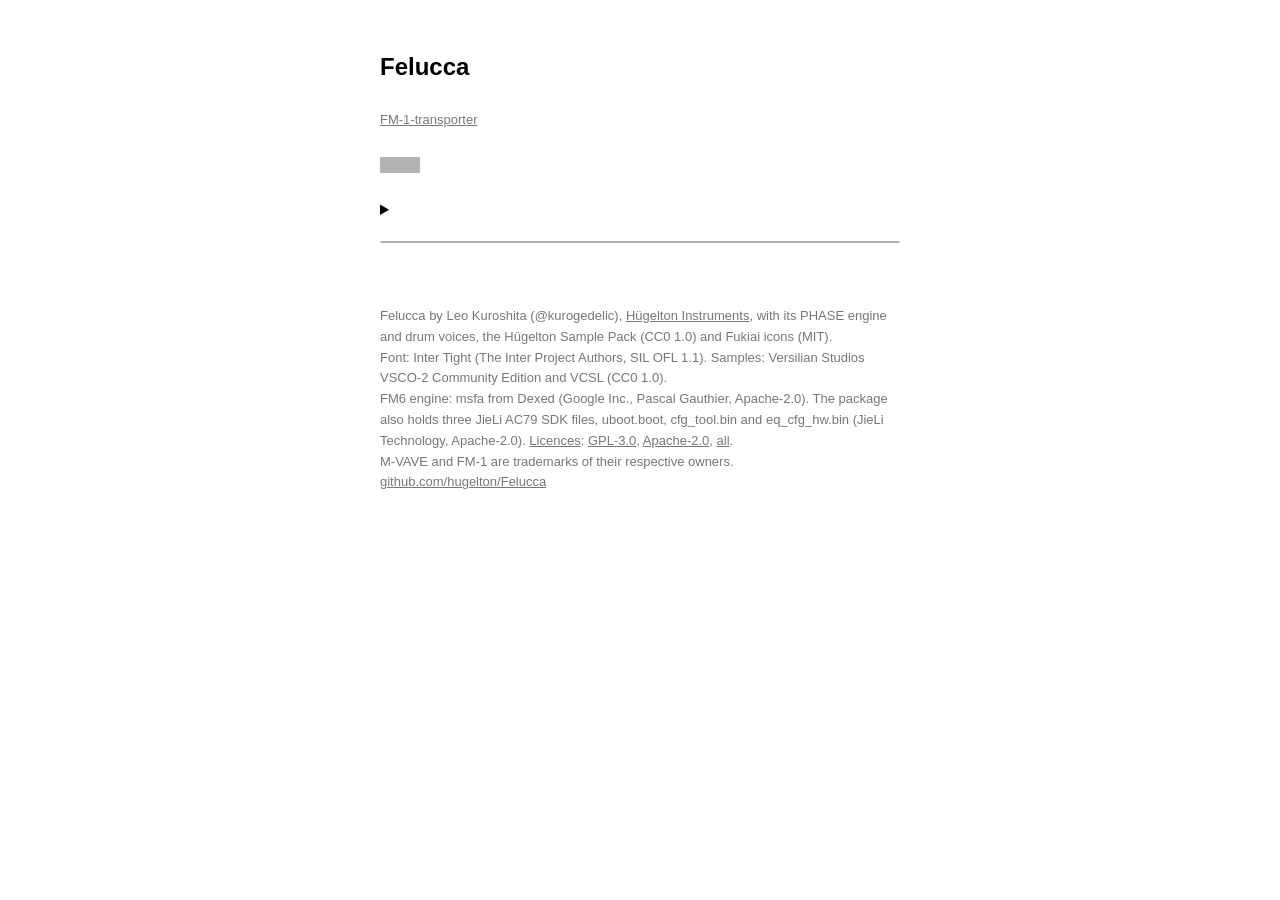
<file: web/index_pkg.html>
<!doctype html>
<!-- SPDX-License-Identifier: GPL-3.0-only
     Copyright (C) 2026 Leo Kuroshita (@kurogedelic), Hügelton Instruments -->
<html lang="ja">
<head>
<meta charset="utf-8">
<meta name="viewport" content="width=device-width, initial-scale=1">
<title>Felucca</title>
<style>
  :root { --bg: #fff; --fg: #000; --dim: #777; }
  @media (prefers-color-scheme: dark) {
    :root:not([data-theme="light"]) { --bg: #000; --fg: #fff; --dim: #888; }
  }
  :root[data-theme="dark"] { --bg: #000; --fg: #fff; --dim: #888; }
  body { margin: 0; background: var(--bg); color: var(--fg);
         font: 16px/1.6 -apple-system, BlinkMacSystemFont, "Helvetica Neue", Arial, sans-serif; }
  main { max-width: 520px; margin: 0 auto; padding: 48px 16px; }
  h1 { font-size: 24px; font-weight: 600; margin: 0 0 24px; }
  .lang { float: right; font-size: 13px; color: var(--dim); cursor: pointer; text-decoration: underline; background: none; padding: 0; color: var(--dim); }
  p { margin: 0 0 16px; }
  button { font: inherit; background: var(--fg); color: var(--bg); border: 0; padding: 8px 20px; cursor: pointer; }
  button:disabled { opacity: .3; cursor: default; }
  #status { margin-top: 16px; min-height: 1.6em; }
  .small { color: var(--dim); font-size: 13px; }
  progress { width: 100%; height: 4px; margin-top: 16px; }
  pre { color: var(--dim); font-size: 12px; white-space: pre-wrap; margin-top: 16px; }
</style>
</head>
<body>
<main>
  <button class="lang" id="lang"></button>
  <h1>Felucca</h1>
  <p data-t="intro"></p>
  <p data-t="warn"></p>
  <p class="small" data-t="direct"></p>
  <p class="small" data-t="beta"></p>
  <p class="small"><span data-t="brick"></span>
    <a href="https://github.com/kurogedelic/FM-1-transporter" target="_blank" rel="noopener" style="color:inherit">FM-1-transporter</a></p>
  <p><button id="go" disabled data-t="install"></button></p>
  <details style="margin-top:24px">
    <summary data-t="stockTitle"></summary>
    <p class="small" data-t="back"></p>
    <p class="small"><a href="https://www.m-vave.com/download" target="_blank" rel="noopener" style="color:inherit">M-VAVE Downloads</a></p>
    <p><label><span data-t="stockFile"></span><br><input id="stock-file" type="file" accept=".fwsc"></label></p>
    <p><button id="stock-go" disabled data-t="stockGo"></button></p>
    <p class="small" data-t="stockBackup"></p>
    <p class="small"><label><input id="stock-recovery" type="checkbox"> <span data-t="stockRecovery"></span></label></p>
  </details>
  <progress id="bar" max="100" value="0"></progress>
  <p id="status"></p>
  <pre id="log"></pre>
  <p><a href="../editor/" style="color:inherit" data-t="editor"></a></p>
  <p class="small">Felucca by Leo Kuroshita (@kurogedelic), <a href="https://hugelton.com" target="_blank" rel="noopener" style="color:inherit">Hügelton Instruments</a>, with its PHASE engine and drum voices, the Hügelton Sample Pack (CC0 1.0) and Fukiai icons (MIT).<br>
    Font: Inter Tight (The Inter Project Authors, SIL OFL 1.1). Samples: Versilian Studios VSCO-2 Community Edition and VCSL (CC0 1.0).<br>
    FM6 engine: msfa from Dexed (Google Inc., Pascal Gauthier, Apache-2.0). The package also holds three JieLi AC79 SDK files, uboot.boot, cfg_tool.bin and eq_cfg_hw.bin (JieLi Technology, Apache-2.0). <a href="../../firmware/LICENSING.md" style="color:inherit">Licences</a>: <a href="../../firmware/LICENSE" style="color:inherit">GPL-3.0</a>, <a href="../../firmware/LICENSES/Apache-2.0.txt" style="color:inherit">Apache-2.0</a>, <a href="../../firmware/LICENSES/" style="color:inherit">all</a>.<br>
    M-VAVE and FM-1 are trademarks of their respective owners.<br>
    <span data-t="license"></span> <a href="https://github.com/hugelton/Felucca" target="_blank" rel="noopener" style="color:inherit">github.com/hugelton/Felucca</a></p>
</main>
<script type="module">
/*LIB*/
const $ = (id) => document.getElementById(id);
const TEXT = {
  ja: {
    intro: "FM-1 を USB で接続してください。（Chrome か Edge で使えます）",
    warn: "書き込み中は USB を抜かないでください。",
    install: "インストール", other: "English",
    editor: "エディタ（インストール後、パソコンから音色やシーケンスを編集）",
    direct: "USB ケーブルはパソコンに直接つないでください。Probe や Transporter などの機材は不要です。",
    brick: "万一インストールに失敗して起動しなくなった場合は、復旧に Transporter が必要です:",
    beta: "Felucca 1.0 は実地テスト版です。不具合は GitHub で知らせてください。このカスタムファームウェアを使ったことで FM-1 が壊れたり不具合が起きたりしても、作者は一切の責任を負いません。自己責任でお使いください。",
    back: "M-VAVEから公式FM-1 V15を取得し、未変更のFM-1.fwscを選んでください。ファイルはこのブラウザ内で検証し、サーバーへ送りません。",
    stockTitle: "公式V15に戻す", stockFile: "公式FM-1.fwsc", stockGo: "バックアップして公式V15へ戻す",
    stockBackup: "現在の曲・保存曲・音色バンク・サンプル・設定を先に保存します。全体バックアップ非対応版は、Feluccaを更新してから行ってください。復元はFeluccaを再インストールしてエディタから行います。",
    stockRecovery: "更新中断の再開：全体バックアップはすでにパソコンへ保存済み",
    stockValid: "公式V15を確認しました", stockConfirm: "全体バックアップファイルをパソコンに保存できましたか？ 続けると公式V15へ戻します。Feluccaの曲は公式V15では開けません。",
    stockNeedBackup: "書き込みモードからはバックアップできません。保存済みバックアップがある場合だけ、更新中断の再開にチェックしてください。",
    stockUnsupported: "このFeluccaは全体バックアップに未対応です。先に最新版をインストールしてください。",
    backup: "全体バックアップ保存中 ", stockError: "公式ファイルを確認できません: ",
    nomidi: "このブラウザでは使えません。Chrome か Edge で開いてください。", loadfail: "読み込めませんでした: ",
    start: "開始します", verify: "確認中", loader: "書き込みモードに切り替え中", write: "書き込み中",
    reboot: "再起動中", done: "完了しました", stopped: "途中で止まりました。USB を挿し直してもう一度押してください。",
    error: "エラー: ",
    denied: "MIDI（SysEx）の使用が許可されませんでした。アドレスバーのサイト設定で MIDI を許可して、もう一度押してください。",
    notfound: "FM-1 が見つかりません。USB ケーブル（データ通信用か）を確かめ、MIDI を使う他のアプリを閉じてから、もう一度押してください。",
    model: "接続されている機器は FM-1 ではありません。",
    lost: "USB の接続が切れました。挿し直してもう一度押してください。",
    noloader: "書き込みモードの FM-1 が見つかりません。USB を挿し直してもう一度押してください（終わるまで書き込みモードのままです）。",
    noreturn: "FM-1 が戻ってきません。電源を入れ直してください。",
    mismatch: "書き込みは終わりましたが、FM-1 が別のバージョンを報告しています: ",
    badpkg: "インストールするファイルが壊れています。ページを再読み込みしてください。",
    leave: "書き込み中です。ページを閉じないでください。",
    license: "GPL-3.0、無保証。ソース:",
  },
  en: {
    intro: "Connect the FM-1 by USB. (Works in Chrome or Edge.)",
    warn: "Do not unplug the USB cable while writing.",
    install: "Install", other: "日本語",
    editor: "Editor (after installing: edit sounds and sequences from the computer)",
    direct: "Connect the USB cable directly to the computer. No probe or Transporter is needed.",
    brick: "If an install fails and the FM-1 no longer starts, recovering it needs a Transporter:",
    beta: "Felucca 1.0 is a field-testing release; please report problems on GitHub. The author accepts no responsibility if your FM-1 is damaged or misbehaves because of this custom firmware. Use it at your own risk.",
    back: "Get official FM-1 V15 from M-VAVE and select the unmodified FM-1.fwsc. The browser validates it locally; it is not sent to a server.",
    stockTitle: "Return to official V15", stockFile: "Official FM-1.fwsc", stockGo: "Back up and return to official V15",
    stockBackup: "Current music, saved music, sound banks, samples and settings are saved first. Older firmware needs a Felucca update for complete backups. To restore an archive later, reinstall Felucca and use the editor.",
    stockRecovery: "Resume an interrupted update: I already saved a complete backup to this computer",
    stockValid: "Official V15 verified", stockConfirm: "Has the complete backup file been saved to this computer? Continue to return to official V15. Official V15 cannot open Felucca music.",
    stockNeedBackup: "An update loader cannot export a backup. Only select resume if you already saved a complete backup.",
    stockUnsupported: "This Felucca does not support complete backups. Install the current Felucca first.",
    backup: "Saving complete backup ", stockError: "Cannot validate official firmware: ",
    nomidi: "This browser cannot do it. Open the page in Chrome or Edge.", loadfail: "Could not load: ",
    start: "Starting", verify: "Verifying", loader: "Switching to update mode", write: "Writing",
    reboot: "Restarting", done: "Done", stopped: "Stopped. Replug the USB cable and press Install again.",
    error: "Error: ",
    denied: "MIDI (SysEx) access was not allowed. Allow MIDI in the site settings (address bar) and press Install again.",
    notfound: "FM-1 not found. Check the USB cable (a data cable), close other apps that use MIDI, and press Install again.",
    model: "The connected device is not an FM-1.",
    lost: "The USB connection was lost. Replug it and press Install again.",
    noloader: "The FM-1 in update mode was not found. Replug the USB cable and press Install again (it stays in update mode until it is finished).",
    noreturn: "The FM-1 did not come back. Power-cycle it.",
    mismatch: "Written, but the FM-1 reports another version: ",
    badpkg: "The file to install is damaged. Reload the page.",
    leave: "Writing. Do not close the page.",
    license: "GPL-3.0, no warranty. Source:",
  },
};
let lang = (navigator.language || "en").toLowerCase().startsWith("ja") ? "ja" : "en";
const t = (k) => TEXT[lang][k];
let lastKey = null, lastArg = "";
function applyLang() {
  document.documentElement.lang = lang;
  document.querySelectorAll("[data-t]").forEach((e) => { e.textContent = t(e.dataset.t); });
  $("lang").textContent = t("other");
  if (lastKey) $("status").textContent = t(lastKey) + lastArg;
}
$("lang").addEventListener("click", () => { lang = lang === "ja" ? "en" : "ja"; applyLang(); });
applyLang();
const sayK = (k, arg = "") => { lastKey = k; lastArg = arg; $("status").textContent = t(k) + arg; };
const say = (txt) => { lastKey = null; $("status").textContent = txt; };
const log = (t) => { $("log").textContent += t + "\n"; };
let image = null;
const meta = /*META*/;

let writing = false, stock = null, stockFileEpoch = 0;
const lockInstaller = (on) => { writing = on; $("go").disabled = on || !image; $("stock-go").disabled = on || !stock; $("stock-file").disabled = on; $("stock-recovery").disabled = on; };
window.addEventListener("beforeunload", (e) => { if (writing) { e.preventDefault(); e.returnValue = t("leave"); } });

(async () => {
  if (!navigator.requestMIDIAccess) { sayK("nomidi"); return; }
  try {
    const r = await fetch(meta.pkg);
    if (!r.ok) throw new Error(`${meta.pkg}: HTTP ${r.status}`);
    const pkg = new Uint8Array(await r.arrayBuffer());
    if (productOf(pkg) !== meta.product) { sayK("badpkg"); return; }
    image = logicalImage(pkg);
    say(`Felucca ${meta.version}`);
    $("go").disabled = false;
  } catch (e) { sayK("loadfail", e.message); }
})();

$("go").addEventListener("click", async () => {
  if (writing) return;
  lockInstaller(true);
  let midi;
  try { midi = await navigator.requestMIDIAccess({ sysex: true }); }
  catch (e) { sayK("denied"); lockInstaller(false); return; }
  try {
    const up = new Updater(midi, log);
    const total = 74 + 1167;
    const step = (k, a) => {
      log(`${k} ${a ?? ""}`);
      if (k === "start") sayK("start");
      if (k === "verify") { sayK("verify"); $("bar").value = (a / total) * 100; }
      if (k === "loader") sayK("loader");
      if (k === "write") { sayK("write"); $("bar").value = ((74 + a) / total) * 100; }
      if (k === "reboot") sayK("reboot");
      if (k === "done") { $("bar").value = 100; sayK("done"); }
    };
    const ota = await up.find((id) => /^ota-/i.test(id.model));
    if (ota) {
      ota.link.close();
      sayK((await up.resume(image, step, meta.product)) ? "done" : "stopped");
    } else {
      await up.install(image, meta.product, step);
    }
  } catch (e) {
    if (e && e.code && TEXT[lang][e.code]) sayK(e.code, e.detail || "");
    else sayK("error", e && e.message);
    log(String(e && e.stack || e));
  }
  lockInstaller(false);
});

$("stock-file").addEventListener("change", async () => {
  const epoch = ++stockFileEpoch, file = $("stock-file").files[0]; stock = null; lockInstaller(false);
  if (!file) return;
  try {
    if (file.size !== STOCK_V15_SIZE) throw new Error("FM-1 V15 / FM-1.fwsc");
    const verified = await validateStockPackage(new Uint8Array(await file.arrayBuffer()));
    if (epoch !== stockFileEpoch) return;
    stock = verified; sayK("stockValid"); lockInstaller(false);
  } catch (e) { if (epoch === stockFileEpoch) sayK("stockError", e.message); }
});
function saveArchive(archive) {
  const url = URL.createObjectURL(new Blob([JSON.stringify(archive)], {type:"application/json"}));
  const a = document.createElement("a"); a.href = url; a.download = `Felucca-backup-${new Date().toISOString().slice(0,10)}.json`;
  document.body.append(a); a.click(); a.remove(); setTimeout(() => URL.revokeObjectURL(url), 1000);
}
function archiveInfo(a) {
  let pos = a.indexOf(0); if (pos < 0) throw new Error("Invalid INFO");
  const version = String.fromCharCode(...a.slice(0,pos)); pos++;
  const engines = a[pos]; pos += 5;
  for (let i = 0; i < engines; i++) { const end = a.indexOf(0,pos); if (end < 0) throw new Error("Invalid INFO"); pos = end + 1; }
  const ext = a.slice(pos + 1);
  const supported = /^FELUCCA /i.test(version) && ext[0] === 16 && ext[1] === 0x55 && ext[2] === 1 &&
    ext[4] === 0x4d && ext[5] === 1 && ext[8] === 0x42 && ext[9] === 1 && (ext[10] & 1);
  return {version,supported};
}
$("stock-go").addEventListener("click", async () => {
  if (!stock || writing) return;
  const selected = stock; lockInstaller(true);
  let link = null;
  try {
    let midi;
    try { midi = await navigator.requestMIDIAccess({sysex:true}); } catch (e) { sayK("denied"); return; }
    const up = new Updater(midi, log);
    const step = (k, n) => { log(`${k} ${n ?? ""}`); if (["start","verify","loader","write","reboot","done"].includes(k)) sayK(k); if (k === "done") $("bar").value = 100; };
    const loader = await up.find(id => id.model === "ota-FM-1");
    if (loader) {
      loader.link.close();
      if (!$("stock-recovery").checked) { sayK("stockNeedBackup"); return; }
      if (!confirm(t("stockConfirm"))) return;
      sayK(await up.resume(selected.image, step, selected.product) ? "done" : "stopped");
    } else {
      const device = await up.find(id => id.model === "FM-1");
      if (!device) { sayK("notfound"); return; }
      const input = device.link.input, output = device.link.output; device.link.close();
      link = new BackupConnection(input, output);
      const info = archiveInfo(await link.request([1,[]]));
      if (!info.supported) { sayK("stockUnsupported"); return; }
      const archive = await captureBackup((r,o) => link.request(r,o), info.version,
        (done,total) => sayK("backup", `${Math.round(done / Math.max(1,total) * 100)}%`));
      saveArchive(archive); link.close(); link = null;
      if (!confirm(t("stockConfirm"))) return;
      await up.install(selected.image, selected.product, step);
    }
  } catch (e) {
    if (e.code && TEXT[lang][e.code]) sayK(e.code,e.detail || ""); else sayK("error",e.message);
    log(String(e.stack || e));
  } finally { if (link) link.close(); lockInstaller(false); }
});
</script>
</body>
</html>
</file>
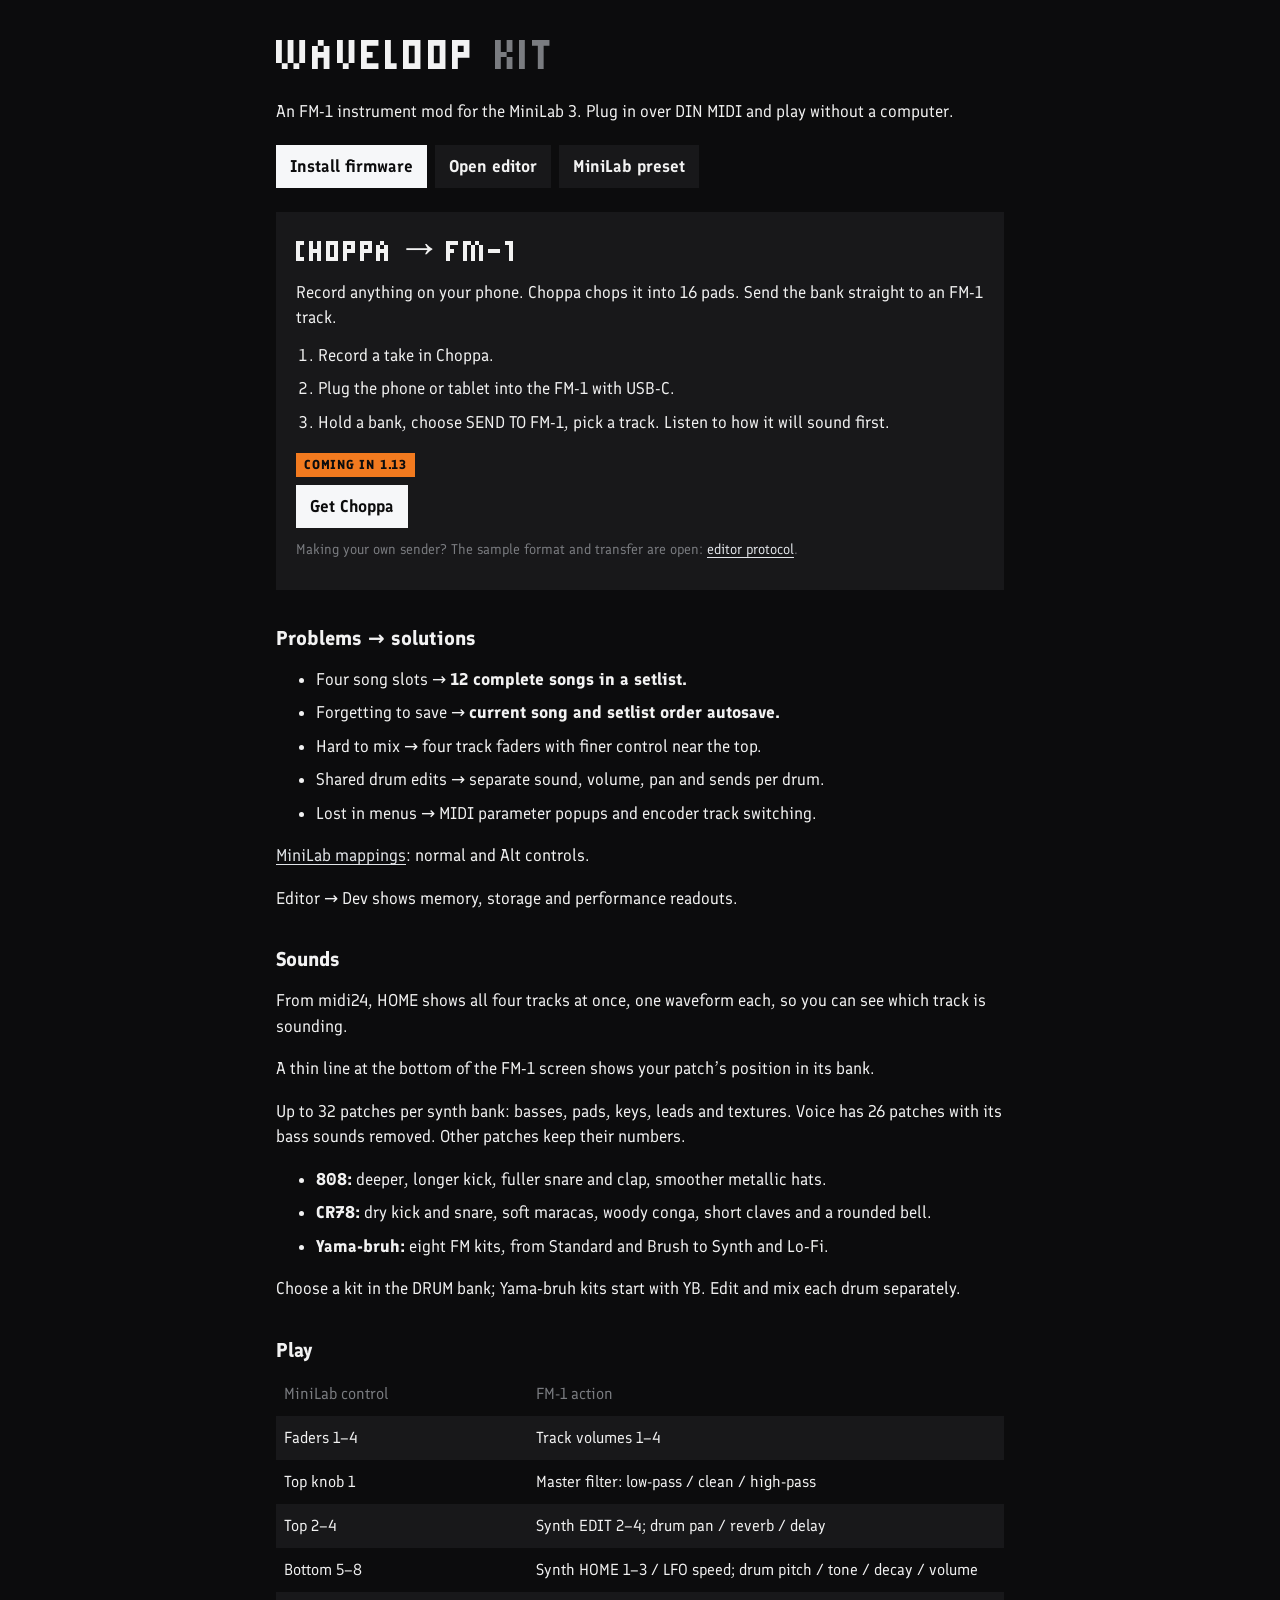
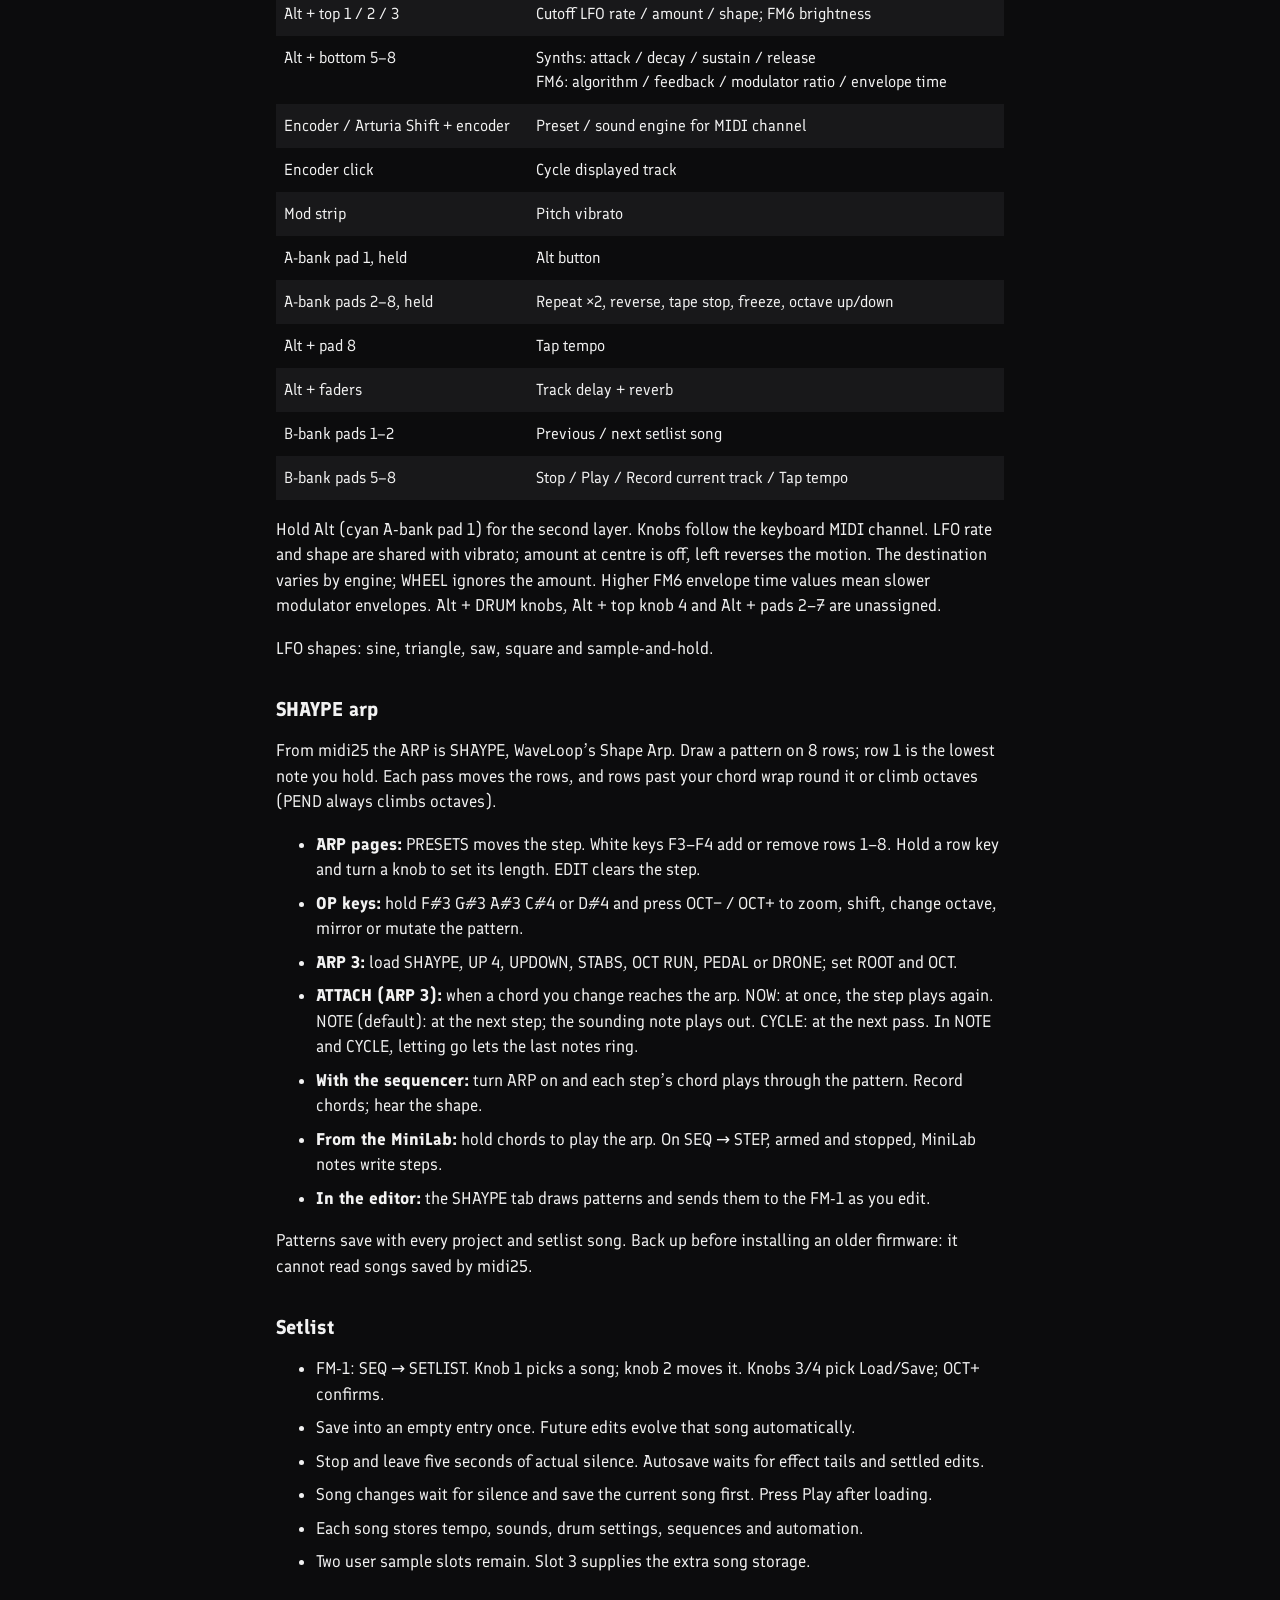
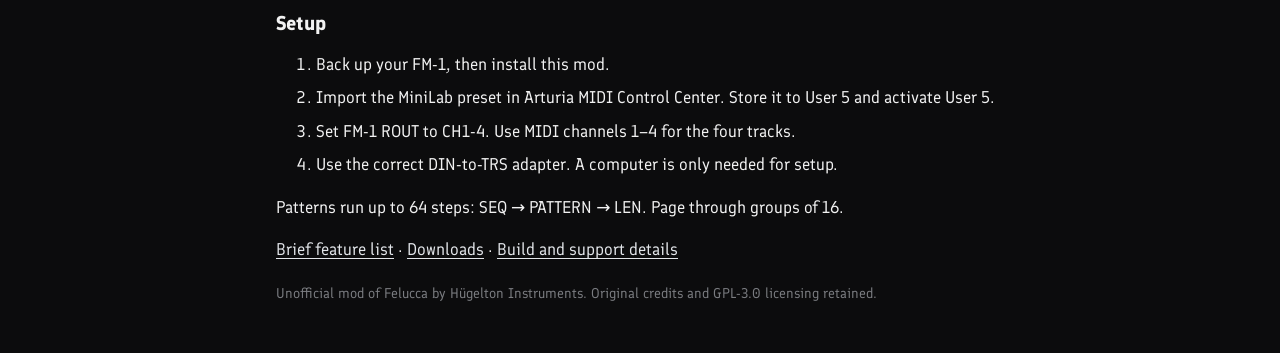
<file: web/mod.html>
<!doctype html><html lang="en"><meta charset="utf-8"><meta name="viewport" content="width=device-width,initial-scale=1">
<title>WaveLoop Kit · MiniLab 3</title>
<meta name="description" content="WaveLoop Kit: an FM-1 mod for the MiniLab 3. Record in Choppa and send your pads to the FM-1.">
<link rel="stylesheet" href="../webapp/editor/brand/ultrakit.css">
<style>
@font-face{font-family:"Micro 5";src:url("../webapp/editor/brand/Micro5-Regular.woff2") format("woff2");font-display:swap}
@font-face{font-family:"Finlandica";src:url("../webapp/editor/brand/Finlandica.woff2") format("woff2");font-weight:400 700;font-display:swap}
*{box-sizing:border-box;border-radius:0}
body{max-width:760px;margin:0 auto;padding:28px 16px 48px;font:17px/1.5 var(--uk-font-body);background:var(--uk-ground);color:var(--uk-text)}
a{color:var(--uk-primary-hi);text-underline-offset:.2em}
:focus-visible{outline:2px solid var(--uk-primary-top);outline-offset:3px}
h1{font:64px/.85 var(--uk-font-brand);text-transform:uppercase;letter-spacing:.02em;margin:0 0 6px}
h1 span{color:var(--uk-muted)}
h2{font-size:20px;line-height:1.2;margin:36px 0 10px}
li{margin:8px 0}
nav{display:flex;gap:8px;flex-wrap:wrap;margin:20px 0}
nav a,.go{display:inline-block;padding:9px 14px;background:var(--uk-surface);color:var(--uk-text);text-decoration:none;font-weight:600}
nav a:hover{background:var(--uk-primary-dim)}
.go{background:var(--uk-primary-top);color:var(--uk-ground)}
.go:hover{background:var(--uk-primary-hi)}
.choppa{background:var(--uk-surface);padding:20px;margin:24px 0}
.choppa h2{font:44px/.9 var(--uk-font-brand);text-transform:uppercase;letter-spacing:.02em;margin:0 0 8px}
.choppa ol{margin:12px 0 16px;padding-left:22px}
.choppa p{margin:8px 0}
.soon{display:inline-block;padding:2px 8px;background:var(--uk-armed);color:var(--uk-ground);font-size:13px;font-weight:700;letter-spacing:.06em}
table{border-collapse:collapse;width:100%;font-size:16px}
td,th{padding:10px 8px;text-align:left;vertical-align:top}
tr:nth-child(even) td{background:var(--uk-surface)}
th{color:var(--uk-muted);font-weight:400}
small{color:var(--uk-muted)}
</style>
<h1>WaveLoop <span>Kit</span></h1><p>An FM-1 instrument mod for the MiniLab 3. Plug in over DIN MIDI and play without a computer.</p>
<nav><a class="go" href="../webapp/installer/">Install firmware</a><a href="../webapp/editor/">Open editor</a><a href="../controllers/Felucca.minilab3" download>MiniLab preset</a></nav>
<section class="choppa" id="choppa"><h2>Choppa → FM-1</h2>
<p>Record anything on your phone. Choppa chops it into 16 pads. Send the bank straight to an FM-1 track.</p>
<ol><li>Record a take in Choppa.</li><li>Plug the phone or tablet into the FM-1 with USB-C.</li><li>Hold a bank, choose SEND TO FM-1, pick a track. Listen to how it will sound first.</li></ol>
<p><span class="soon">COMING IN 1.13</span></p>
<p><a class="go" href="https://apps.apple.com/app/apple-store/id6759894845?pt=126554207&amp;ct=fm1-kit&amp;mt=8">Get Choppa</a></p>
<p><small>Making your own sender? The sample format and transfer are open: <a href="../docs/EDITOR_PROTOCOL.md">editor protocol</a>.</small></p></section>
<h2>Problems → solutions</h2>
<ul><li>Four song slots → <strong>12 complete songs in a setlist.</strong></li><li>Forgetting to save → <strong>current song and setlist order autosave.</strong></li><li>Hard to mix → four track faders with finer control near the top.</li><li>Shared drum edits → separate sound, volume, pan and sends per drum.</li><li>Lost in menus → MIDI parameter popups and encoder track switching.</li></ul>
<p><a href="../webapp/editor/#minilab">MiniLab mappings</a>: normal and Alt controls.</p>
<p>Editor → Dev shows memory, storage and performance readouts.</p><h2>Sounds</h2><p>From midi24, HOME shows all four tracks at once, one waveform each, so you can see which track is sounding.</p><p>A thin line at the bottom of the FM-1 screen shows your patch’s position in its bank.</p><p>Up to 32 patches per synth bank: basses, pads, keys, leads and textures. Voice has 26 patches with its bass sounds removed. Other patches keep their numbers.</p>
<ul><li><strong>808:</strong> deeper, longer kick, fuller snare and clap, smoother metallic hats.</li><li><strong>CR78:</strong> dry kick and snare, soft maracas, woody conga, short claves and a rounded bell.</li><li><strong>Yama-bruh:</strong> eight FM kits, from Standard and Brush to Synth and Lo-Fi.</li></ul><p>Choose a kit in the DRUM bank; Yama-bruh kits start with YB. Edit and mix each drum separately.</p><h2>Play</h2><table><tr><th>MiniLab control</th><th>FM-1 action</th></tr><tr><td>Faders 1–4</td><td>Track volumes 1–4</td></tr><tr><td>Top knob 1</td><td>Master filter: low-pass / clean / high-pass</td></tr><tr><td>Top 2–4</td><td>Synth EDIT 2–4; drum pan / reverb / delay</td></tr><tr><td>Bottom 5–8</td><td>Synth HOME 1–3 / LFO speed; drum pitch / tone / decay / volume</td></tr><tr><td>Alt + top 1 / 2 / 3</td><td>Cutoff LFO rate / amount / shape; FM6 brightness</td></tr><tr><td>Alt + bottom 5–8</td><td>Synths: attack / decay / sustain / release<br>FM6: algorithm / feedback / modulator ratio / envelope time</td></tr><tr><td>Encoder / Arturia Shift + encoder</td><td>Preset / sound engine for MIDI channel</td></tr><tr><td>Encoder click</td><td>Cycle displayed track</td></tr><tr><td>Mod strip</td><td>Pitch vibrato</td></tr><tr><td>A-bank pad 1, held</td><td>Alt button</td></tr><tr><td>A-bank pads 2–8, held</td><td>Repeat ×2, reverse, tape stop, freeze, octave up/down</td></tr><tr><td>Alt + pad 8</td><td>Tap tempo</td></tr><tr><td>Alt + faders</td><td>Track delay + reverb</td></tr><tr><td>B-bank pads 1–2</td><td>Previous / next setlist song</td></tr><tr><td>B-bank pads 5–8</td><td>Stop / Play / Record current track / Tap tempo</td></tr></table><p>Hold Alt (cyan A-bank pad 1) for the second layer. Knobs follow the keyboard MIDI channel. LFO rate and shape are shared with vibrato; amount at centre is off, left reverses the motion. The destination varies by engine; WHEEL ignores the amount. Higher FM6 envelope time values mean slower modulator envelopes. Alt + DRUM knobs, Alt + top knob 4 and Alt + pads 2–7 are unassigned.</p><p>LFO shapes: sine, triangle, saw, square and sample-and-hold.</p>
<h2>SHAYPE arp</h2><p>From midi25 the ARP is SHAYPE, WaveLoop’s Shape Arp. Draw a pattern on 8 rows; row 1 is the lowest note you hold. Each pass moves the rows, and rows past your chord wrap round it or climb octaves (PEND always climbs octaves).</p><ul><li><strong>ARP pages:</strong> PRESETS moves the step. White keys F3–F4 add or remove rows 1–8. Hold a row key and turn a knob to set its length. EDIT clears the step.</li><li><strong>OP keys:</strong> hold F#3 G#3 A#3 C#4 or D#4 and press OCT− / OCT+ to zoom, shift, change octave, mirror or mutate the pattern.</li><li><strong>ARP 3:</strong> load SHAYPE, UP 4, UPDOWN, STABS, OCT RUN, PEDAL or DRONE; set ROOT and OCT.</li><li><strong>ATTACH (ARP 3):</strong> when a chord you change reaches the arp. NOW: at once, the step plays again. NOTE (default): at the next step; the sounding note plays out. CYCLE: at the next pass. In NOTE and CYCLE, letting go lets the last notes ring.</li><li><strong>With the sequencer:</strong> turn ARP on and each step’s chord plays through the pattern. Record chords; hear the shape.</li><li><strong>From the MiniLab:</strong> hold chords to play the arp. On SEQ → STEP, armed and stopped, MiniLab notes write steps.</li><li><strong>In the editor:</strong> the SHAYPE tab draws patterns and sends them to the FM-1 as you edit.</li></ul><p>Patterns save with every project and setlist song. Back up before installing an older firmware: it cannot read songs saved by midi25.</p><h2>Setlist</h2><ul><li>FM-1: SEQ → SETLIST. Knob 1 picks a song; knob 2 moves it. Knobs 3/4 pick Load/Save; OCT+ confirms.</li><li>Save into an empty entry once. Future edits evolve that song automatically.</li><li>Stop and leave five seconds of actual silence. Autosave waits for effect tails and settled edits.</li><li>Song changes wait for silence and save the current song first. Press Play after loading.</li><li>Each song stores tempo, sounds, drum settings, sequences and automation.</li><li>Two user sample slots remain. Slot 3 supplies the extra song storage.</li></ul>
<h2>Setup</h2><ol><li>Back up your FM-1, then install this mod.</li><li>Import the MiniLab preset in Arturia MIDI Control Center. Store it to User 5 and activate User 5.</li><li>Set FM-1 ROUT to CH1-4. Use MIDI channels 1–4 for the four tracks.</li><li>Use the correct DIN-to-TRS adapter. A computer is only needed for setup.</li></ol>
<p>Patterns run up to 64 steps: SEQ → PATTERN → LEN. Page through groups of 16.</p>
<p><a href="../docs/FORK.md">Brief feature list</a> · <a href="https://github.com/ELI7VH/Felucca/releases/latest">Downloads</a> · <a href="../admin/">Build and support details</a></p>
<small>Unofficial mod of Felucca by Hügelton Instruments. Original credits and GPL-3.0 licensing retained.</small></html>
</file>
<file: webapp/editor/brand/ultrakit.css>
/* ultrakit.css -- GENERATED by windows/ultrakit/tools/gen-web.py from the kit's sources. Do not edit.
   THE WEB RENDITION OF ULTRAKIT: the silver theme (ultra_theme), the faces, the metrics and the motion,
   as --uk-* custom properties. A site built on UltraKit reads these and defines no colour, face or
   timing of its own. Regenerate in the kit and re-copy. */

:root {
  /* the palette: SILVER IS THE PRIMARY (the ULTRA apps' direction, 2026-10-05) */
  --uk-ground: #0C0C0D;
  --uk-ground-rgb: 12, 12, 13;
  --uk-surface: #18181A;
  --uk-surface-rgb: 24, 24, 26;
  --uk-primary: #BEC1C6;
  --uk-primary-rgb: 190, 193, 198;
  --uk-primary-hi: #E2E5E9;
  --uk-primary-hi-rgb: 226, 229, 233;
  --uk-primary-top: #F6F7F9;
  --uk-primary-top-rgb: 246, 247, 249;
  --uk-primary-dim: #3E3F42;
  --uk-primary-dim-rgb: 62, 63, 66;
  --uk-muted: #7A7C80;
  --uk-muted-rgb: 122, 124, 128;
  --uk-text: #F2F2F2;
  --uk-text-rgb: 242, 242, 242;
  --uk-foam: #EBEBEB;
  --uk-foam-rgb: 235, 235, 235;
  --uk-record: #EB424D;
  --uk-record-rgb: 235, 66, 77;
  --uk-armed: #F27A1F;
  --uk-armed-rgb: 242, 122, 31;
  --uk-ice: #5C9EEB;
  --uk-ice-rgb: 92, 158, 235;

  /* the faces */
  --uk-font-brand: 'Micro 5', monospace;
  --uk-font-body: 'Finlandica', system-ui, sans-serif;
  --uk-font-mono: 'Cascadia Mono', Consolas, 'Inconsolata', monospace;
  --uk-font-pixel: 'Cascadia Mono', Consolas, monospace;

  /* the metrics (px at 1x) and the motion (s) */
  --uk-row-h: 26px;
  --uk-favs-w: 176px;
  --uk-favs-row-h: 26px;
  --uk-card-h: 82px;
  --uk-card-gap: 14px;
  --uk-player-h: 188px;
  --uk-bar-h: 30px;
  --uk-menu-row-h: 28px;
  --uk-menu-min-w: 150px;
  --uk-text-line-h: 16px;
  --uk-pullout-notch: 13px;
  --uk-pullout-gem-w: 34px;
  --uk-pullout-gem-h: 48px;
  --uk-pullout-overlap: 4px;
  --uk-pullout-pad-r: 12px;
  --uk-pullout-pad-v: 9px;
  --uk-pullout-kicker-px: 8px;
  --uk-pullout-line-px: 11px;
  --uk-pullout-gem-turn: 3.2s;
  --uk-pullout-gem-bob: 2.2s;
  --uk-tab-h: 22px;
  --uk-strip-h: 72px;
  --uk-foot-h: 26px;
  --uk-margin: 16px;
  --uk-dither-cell: 2px;
  --uk-dither-levels: 12;
  --uk-dither-step: 0.03s;
  --uk-dither-out-step: 0.02s;
  --uk-tip-rest: 0.5s;
  --uk-pullout-hold: 4.5s;
  --uk-fader-nudge: 0.05;
  --uk-wave-peaks-base: 1.4;
  --uk-wave-peaks-min-half: 1.5px;
  --uk-wave-peaks-down: 1;
  --uk-wave-peaks-drift: 0;
  --uk-wave-alpha: 0.78;
  --uk-wave-peaks-alpha-offset: 0.32;
  --uk-wave-peaks-alpha-scale: 0.68;
  --uk-wave-crystal-base: 1.9;
  --uk-wave-crystal-min-half: 2px;
  --uk-wave-crystal-min-half-portrait: 6px;
  --uk-wave-crystal-aspect: 0.055;
  --uk-wave-crystal-down: 0.3333;
  --uk-wave-crystal-drift: 0.15;
  --uk-wave-crystal-noise-freq: 13.37;
  --uk-wave-crystal-noise-phase: 7;
  --uk-wave-crystal-ring-lower: 0.3;
  --uk-wave-crystal-ring-upper: 0.85;
  --uk-wave-crystal-bend-lower: 0.08;
  --uk-wave-crystal-bend-upper: 0.85;
  --uk-wave-crystal-taper-lower: 0.7;
  --uk-wave-crystal-taper-upper: 0.25;
  --uk-wave-crystal-micro-scale: 0.42;
  --uk-wave-crystal-alpha-offset: 0.28;
  --uk-wave-crystal-alpha-scale: 0.72;
  --uk-wave-crystal-flow-points: 7px;
  --uk-wave-crystal-flow-col: 0.14;
  --uk-wave-crystal-flow-rate: 0.6;
  --uk-wave-crystal-wake-cols: 240;
  --uk-spring-pop-omega: 26;
  --uk-spring-pop-zeta: 0.5;
  --uk-spring-slide-omega: 16;
  --uk-spring-slide-zeta: 0.62;
  --uk-spring-bump-omega: 30;
  --uk-spring-bump-zeta: 0.45;
}

/* the rules, for the reader (RULES.md has the ids) */
/* - a lit control is a block in --uk-primary with --uk-ground ink */
/* - colour is kept for meaning: --uk-record (capturing), --uk-armed (will consume your input), --uk-ice (output, a selected node) */
/* - state is a fill, never a border; the one ring is the capture ring */
/* - nothing that appears fades up: it dithers in, --uk-dither-cell cells over --uk-dither-levels levels, --uk-dither-step s each */
/* - a confirmation is hardware, not a toast: the pullout tab from the right edge, --uk-pullout-hold s */
/* - the helper materialises after --uk-tip-rest s at rest */
/* - reduce motion is honoured everywhere: arrivals land at once, nothing spins */
/* - two waveform looks, both from --uk-wave-*: PEAKS (WaveLoop, wake: triangles) and CRYSTAL (Tide: the blade, down at a third - the crystal island; a triangle approximation of it is a finding) */

/* the arrival, as the kit does it: a thing that appears switches on cell by cell (dither.css on the site carries the masks) */
@media (prefers-reduced-motion: reduce) { :root { --uk-dither-step: 0s; --uk-dither-out-step: 0s; } }
</file>
<file: webapp/editor/brand/cursor.css>
/* WaveLoop's canvas pointer stays above panels without intercepting input. */
.wl-artifact-cursor {
  position: fixed;
  inset: 0;
  width: 100%;
  height: 100%;
  pointer-events: none;
  z-index: 1003;
}
.wl-artifact-cursor[hidden] { display: none; }
html.wl-artifact-active,
html.wl-artifact-active *,
html.wl-artifact-active *::before,
html.wl-artifact-active *::after { cursor: none !important; }
</file>
<file: web/brand/ultrakit.css>
/* ultrakit.css -- GENERATED by windows/ultrakit/tools/gen-web.py from the kit's sources. Do not edit.
   THE WEB RENDITION OF ULTRAKIT: the silver theme (ultra_theme), the faces, the metrics and the motion,
   as --uk-* custom properties. A site built on UltraKit reads these and defines no colour, face or
   timing of its own. Regenerate in the kit and re-copy. */

:root {
  /* the palette: SILVER IS THE PRIMARY (the ULTRA apps' direction, 2026-10-05) */
  --uk-ground: #0C0C0D;
  --uk-ground-rgb: 12, 12, 13;
  --uk-surface: #18181A;
  --uk-surface-rgb: 24, 24, 26;
  --uk-primary: #BEC1C6;
  --uk-primary-rgb: 190, 193, 198;
  --uk-primary-hi: #E2E5E9;
  --uk-primary-hi-rgb: 226, 229, 233;
  --uk-primary-top: #F6F7F9;
  --uk-primary-top-rgb: 246, 247, 249;
  --uk-primary-dim: #3E3F42;
  --uk-primary-dim-rgb: 62, 63, 66;
  --uk-muted: #7A7C80;
  --uk-muted-rgb: 122, 124, 128;
  --uk-text: #F2F2F2;
  --uk-text-rgb: 242, 242, 242;
  --uk-foam: #EBEBEB;
  --uk-foam-rgb: 235, 235, 235;
  --uk-record: #EB424D;
  --uk-record-rgb: 235, 66, 77;
  --uk-armed: #F27A1F;
  --uk-armed-rgb: 242, 122, 31;
  --uk-ice: #5C9EEB;
  --uk-ice-rgb: 92, 158, 235;

  /* the faces */
  --uk-font-brand: 'Micro 5', monospace;
  --uk-font-body: 'Finlandica', system-ui, sans-serif;
  --uk-font-mono: 'Cascadia Mono', Consolas, 'Inconsolata', monospace;
  --uk-font-pixel: 'Cascadia Mono', Consolas, monospace;

  /* the metrics (px at 1x) and the motion (s) */
  --uk-row-h: 26px;
  --uk-favs-w: 176px;
  --uk-favs-row-h: 26px;
  --uk-card-h: 82px;
  --uk-card-gap: 14px;
  --uk-player-h: 188px;
  --uk-bar-h: 30px;
  --uk-menu-row-h: 28px;
  --uk-menu-min-w: 150px;
  --uk-text-line-h: 16px;
  --uk-pullout-notch: 13px;
  --uk-pullout-gem-w: 34px;
  --uk-pullout-gem-h: 48px;
  --uk-pullout-overlap: 4px;
  --uk-pullout-pad-r: 12px;
  --uk-pullout-pad-v: 9px;
  --uk-pullout-kicker-px: 8px;
  --uk-pullout-line-px: 11px;
  --uk-pullout-gem-turn: 3.2s;
  --uk-pullout-gem-bob: 2.2s;
  --uk-tab-h: 22px;
  --uk-strip-h: 72px;
  --uk-foot-h: 26px;
  --uk-margin: 16px;
  --uk-dither-cell: 2px;
  --uk-dither-levels: 12;
  --uk-dither-step: 0.03s;
  --uk-dither-out-step: 0.02s;
  --uk-tip-rest: 0.5s;
  --uk-pullout-hold: 4.5s;
  --uk-fader-nudge: 0.05;
  --uk-wave-peaks-base: 1.4;
  --uk-wave-peaks-min-half: 1.5px;
  --uk-wave-peaks-down: 1;
  --uk-wave-peaks-drift: 0;
  --uk-wave-alpha: 0.78;
  --uk-wave-peaks-alpha-offset: 0.32;
  --uk-wave-peaks-alpha-scale: 0.68;
  --uk-wave-crystal-base: 1.9;
  --uk-wave-crystal-min-half: 2px;
  --uk-wave-crystal-min-half-portrait: 6px;
  --uk-wave-crystal-aspect: 0.055;
  --uk-wave-crystal-down: 0.3333;
  --uk-wave-crystal-drift: 0.15;
  --uk-wave-crystal-noise-freq: 13.37;
  --uk-wave-crystal-noise-phase: 7;
  --uk-wave-crystal-ring-lower: 0.3;
  --uk-wave-crystal-ring-upper: 0.85;
  --uk-wave-crystal-bend-lower: 0.08;
  --uk-wave-crystal-bend-upper: 0.85;
  --uk-wave-crystal-taper-lower: 0.7;
  --uk-wave-crystal-taper-upper: 0.25;
  --uk-wave-crystal-micro-scale: 0.42;
  --uk-wave-crystal-alpha-offset: 0.28;
  --uk-wave-crystal-alpha-scale: 0.72;
  --uk-wave-crystal-flow-points: 7px;
  --uk-wave-crystal-flow-col: 0.14;
  --uk-wave-crystal-flow-rate: 0.6;
  --uk-wave-crystal-wake-cols: 240;
  --uk-spring-pop-omega: 26;
  --uk-spring-pop-zeta: 0.5;
  --uk-spring-slide-omega: 16;
  --uk-spring-slide-zeta: 0.62;
  --uk-spring-bump-omega: 30;
  --uk-spring-bump-zeta: 0.45;
}

/* the rules, for the reader (RULES.md has the ids) */
/* - a lit control is a block in --uk-primary with --uk-ground ink */
/* - colour is kept for meaning: --uk-record (capturing), --uk-armed (will consume your input), --uk-ice (output, a selected node) */
/* - state is a fill, never a border; the one ring is the capture ring */
/* - nothing that appears fades up: it dithers in, --uk-dither-cell cells over --uk-dither-levels levels, --uk-dither-step s each */
/* - a confirmation is hardware, not a toast: the pullout tab from the right edge, --uk-pullout-hold s */
/* - the helper materialises after --uk-tip-rest s at rest */
/* - reduce motion is honoured everywhere: arrivals land at once, nothing spins */
/* - two waveform looks, both from --uk-wave-*: PEAKS (WaveLoop, wake: triangles) and CRYSTAL (Tide: the blade, down at a third - the crystal island; a triangle approximation of it is a finding) */

/* the arrival, as the kit does it: a thing that appears switches on cell by cell (dither.css on the site carries the masks) */
@media (prefers-reduced-motion: reduce) { :root { --uk-dither-step: 0s; --uk-dither-out-step: 0s; } }
</file>
<file: web/brand/cursor.css>
/* WaveLoop's canvas pointer stays above panels without intercepting input. */
.wl-artifact-cursor {
  position: fixed;
  inset: 0;
  width: 100%;
  height: 100%;
  pointer-events: none;
  z-index: 1003;
}
.wl-artifact-cursor[hidden] { display: none; }
html.wl-artifact-active,
html.wl-artifact-active *,
html.wl-artifact-active *::before,
html.wl-artifact-active *::after { cursor: none !important; }
</file>
